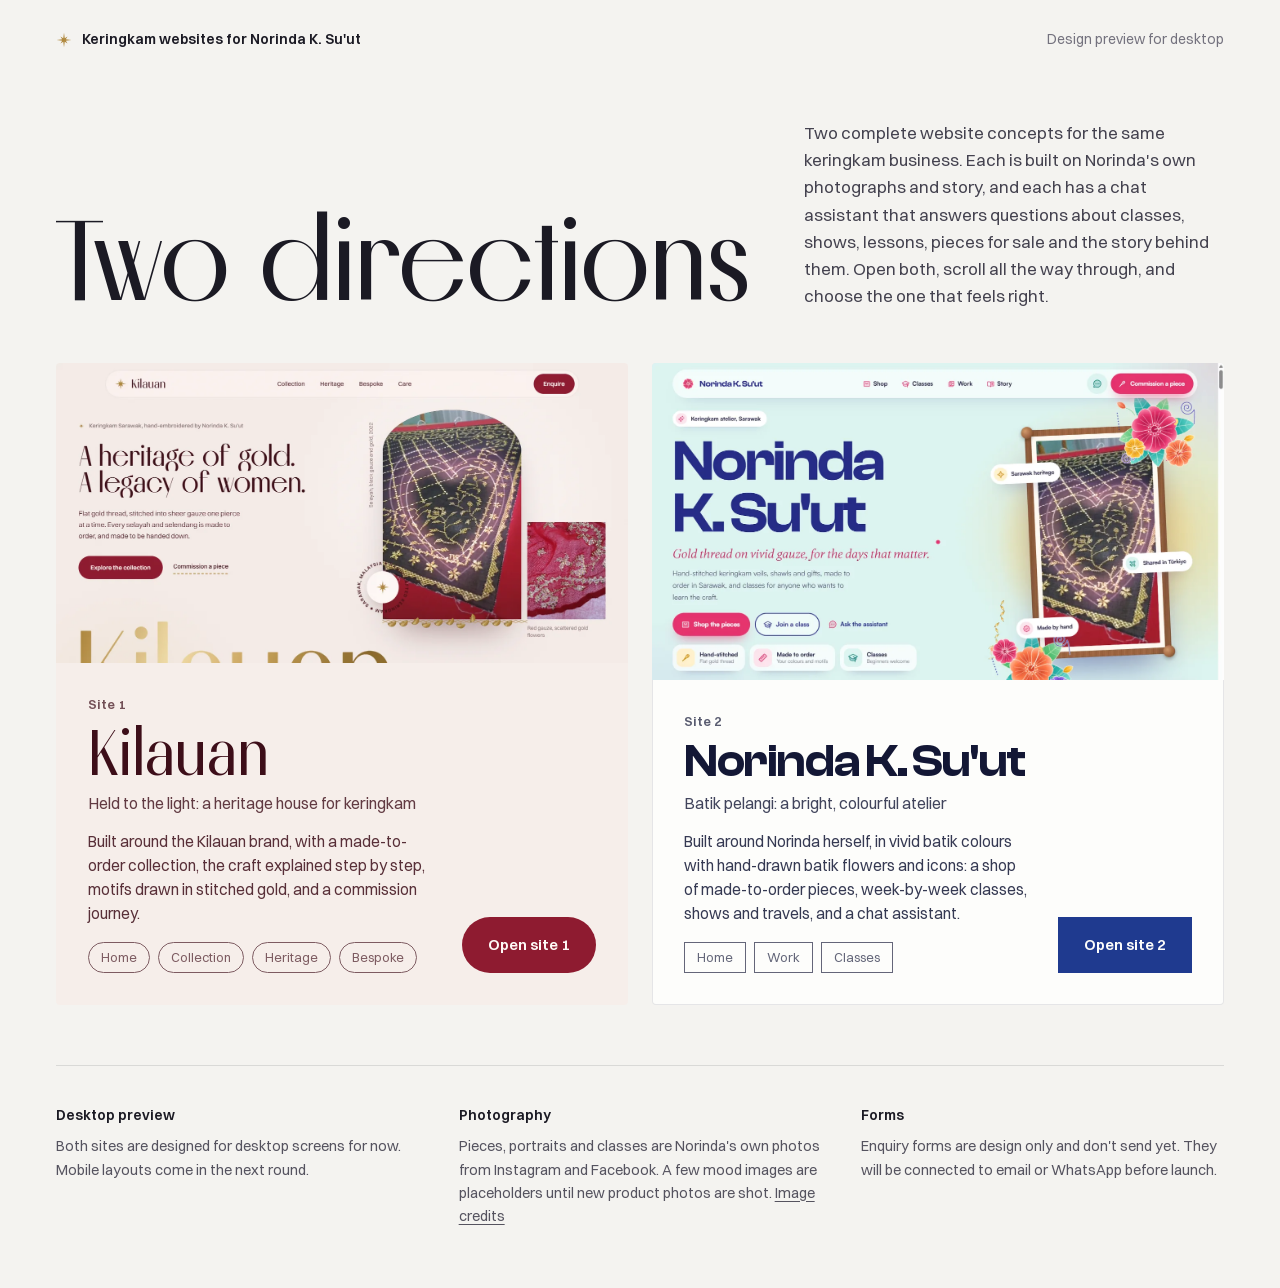
<file: index.html>
<!doctype html>
<html lang="en">
<head>
  <meta charset="utf-8">
  <meta name="viewport" content="width=device-width, initial-scale=1">
  <title>Keringkam websites | Two directions</title>
  <meta name="description" content="Two website design directions for keringkam master artisan Norinda K. Su'ut.">
  <meta name="theme-color" content="#f4f3f0">
  <link rel="icon" href="data:image/svg+xml,%3Csvg xmlns='http://www.w3.org/2000/svg' viewBox='0 0 48 48'%3E%3Cpath fill='%23b0893f' d='M24 2L26.3 18.46 34.61 13.39 29.54 21.7 46 24 29.54 26.3 34.61 34.61 26.3 29.54 24 46 21.7 29.54 13.39 34.61 18.46 26.3 2 24 18.46 21.7 13.39 13.39 21.7 18.46Z'/%3E%3C/svg%3E">
  <link rel="stylesheet" href="site-1/assets/css/fonts.css">
  <link rel="stylesheet" href="site-2/assets/css/fonts.css">
  <style>
    :root { --bg: #f4f3f0; --ink: #1b1a24; --mute: #74727e; --line: rgba(27, 26, 36, .12); --gold: #b0893f; }
    * { box-sizing: border-box; }
    body { margin: 0; background: var(--bg); color: var(--ink); font-family: 'Switzer', 'Helvetica Neue', Arial, sans-serif; -webkit-font-smoothing: antialiased; }
    a { color: inherit; text-decoration: none; }
    .top { display: flex; justify-content: space-between; align-items: center; padding: 30px 56px; font-size: 14px; color: var(--mute); }
    .top b { color: var(--ink); font-weight: 600; display: inline-flex; align-items: center; gap: 10px; }
    .top svg { width: 16px; height: 16px; color: var(--gold); }
    .intro { padding: 40px 56px 54px; display: grid; grid-template-columns: 1fr auto; gap: 40px; align-items: end; }
    h1 { margin: 0; font-family: 'Melodrama', serif; font-weight: 500; font-size: clamp(80px, 9vw, 160px); line-height: .86; letter-spacing: -.01em; animation: rise 1.2s cubic-bezier(.16, 1, .3, 1) both; }
    .intro p { max-width: 420px; margin: 0; font-size: 17px; line-height: 1.6; color: #44424f; animation: rise 1.2s .15s cubic-bezier(.16, 1, .3, 1) both; }
    .options { display: flex; gap: 24px; padding: 0 56px 60px; height: min(78vh, 760px); min-height: 620px; }
    .opt {
      position: relative; flex: 1; display: flex; flex-direction: column; overflow: hidden; border-radius: 4px;
      transition: flex-grow .9s cubic-bezier(.16, 1, .3, 1);
      animation: rise 1.3s cubic-bezier(.16, 1, .3, 1) both;
    }
    .opt:nth-child(2) { animation-delay: .12s; }
    .options:hover .opt { flex-grow: .82; }
    .options .opt:hover { flex-grow: 1.18; }
    .opt__img { position: relative; flex: 1; overflow: hidden; }
    .opt__img img { position: absolute; inset: 0; width: 100%; height: 100%; object-fit: cover; object-position: 0 0; transition: transform 1.4s cubic-bezier(.16, 1, .3, 1); }
    .opt:hover .opt__img img { transform: scale(1.04); }
    .opt__body { display: grid; grid-template-columns: 1fr auto; gap: 30px; align-items: end; padding: 30px 32px 32px; }
    .opt--a { background: #f6eeea; color: #3d0e19; }
    .opt--b { background: #fdfdfb; color: #131735; box-shadow: inset 0 0 0 1px rgba(19, 23, 53, .1); }
    .opt__no { font-size: 13px; font-weight: 600; letter-spacing: .02em; opacity: .7; }
    .opt h2 { margin: 10px 0 0; font-weight: 500; line-height: .92; }
    .opt--a h2 { font-family: 'Melodrama', serif; font-size: 64px; }
    .opt--b h2 { font-family: 'Clash Display', sans-serif; font-weight: 600; font-size: 46px; letter-spacing: -.03em; }
    .opt__idea { margin-top: 10px; font-size: 16px; opacity: .8; }
    .opt__desc { margin-top: 14px; max-width: 520px; font-size: 15.5px; line-height: 1.55; opacity: .85; }
    .opt__pages { margin-top: 16px; display: flex; flex-wrap: wrap; gap: 8px; }
    .opt__pages span { font-size: 13px; padding: 6px 12px; border: 1px solid currentColor; border-radius: 999px; opacity: .65; }
    .opt--b .opt__pages span { border-radius: 0; }
    .go { display: inline-flex; align-items: center; justify-content: center; height: 56px; padding: 0 26px; font-size: 15px; font-weight: 600; white-space: nowrap; transition: transform .6s cubic-bezier(.16, 1, .3, 1); }
    .opt--a .go { background: #8e1b30; color: #fffaf7; border-radius: 999px; }
    .opt--b .go { background: #1f3a8f; color: #fdfdfb; }
    .opt:hover .go { transform: translateY(-4px); }
    .notes { display: grid; grid-template-columns: repeat(3, 1fr); gap: 40px; padding: 40px 56px 60px; border-top: 1px solid var(--line); margin: 0 56px; padding-left: 0; padding-right: 0; }
    .notes h3 { margin: 0 0 10px; font-size: 14px; font-weight: 600; }
    .notes p { margin: 0; font-size: 14.5px; line-height: 1.6; color: #55535f; }
    .notes a { text-decoration: underline; text-underline-offset: 3px; }
    @keyframes rise { from { opacity: 0; transform: translateY(30px); } to { opacity: 1; transform: none; } }
    @media (prefers-reduced-motion: reduce) { * { animation: none !important; transition: none !important; } }
  </style>
</head>
<body>
  <header class="top">
    <b><svg viewBox="0 0 48 48" aria-hidden="true"><path fill="currentColor" d="M24 2L26.3 18.46 34.61 13.39 29.54 21.7 46 24 29.54 26.3 34.61 34.61 26.3 29.54 24 46 21.7 29.54 13.39 34.61 18.46 26.3 2 24 18.46 21.7 13.39 13.39 21.7 18.46Z"/></svg>Keringkam websites for Norinda K. Su'ut</b>
    <span>Design preview for desktop</span>
  </header>

  <section class="intro">
    <h1>Two directions</h1>
    <p>Two complete website concepts for the same keringkam business. Each is built on Norinda's own photographs and story, and each has a chat assistant that answers questions about classes, shows, lessons, pieces for sale and the story behind them. Open both, scroll all the way through, and choose the one that feels right.</p>
  </section>

  <section class="options">
    <a class="opt opt--a" href="site-1/index.html">
      <div class="opt__img"><img src="preview/site-1.webp" alt="Preview of site 1, Kilauan: a blush and gold homepage with a large gold wordmark"></div>
      <div class="opt__body">
        <div>
          <span class="opt__no">Site 1</span>
          <h2>Kilauan</h2>
          <p class="opt__idea">Held to the light: a heritage house for keringkam</p>
          <p class="opt__desc">Built around the Kilauan brand, with a made-to-order collection, the craft explained step by step, motifs drawn in stitched gold, and a commission journey.</p>
          <div class="opt__pages"><span>Home</span><span>Collection</span><span>Heritage</span><span>Bespoke</span></div>
        </div>
        <span class="go">Open site 1</span>
      </div>
    </a>
    <a class="opt opt--b" href="site-2/index.html">
      <div class="opt__img"><img src="preview/site-2.webp" alt="Preview of site 2: Norinda K. Su'ut's name on a bright teal page beside a wooden embroidery frame wrapped in batik flowers"></div>
      <div class="opt__body">
        <div>
          <span class="opt__no">Site 2</span>
          <h2>Norinda K. Su'ut</h2>
          <p class="opt__idea">Batik pelangi: a bright, colourful atelier</p>
          <p class="opt__desc">Built around Norinda herself, in vivid batik colours with hand-drawn batik flowers and icons: a shop of made-to-order pieces, week-by-week classes, shows and travels, and a chat assistant.</p>
          <div class="opt__pages"><span>Home</span><span>Work</span><span>Classes</span></div>
        </div>
        <span class="go">Open site 2</span>
      </div>
    </a>
  </section>

  <section class="notes">
    <div><h3>Desktop preview</h3><p>Both sites are designed for desktop screens for now. Mobile layouts come in the next round.</p></div>
    <div><h3>Photography</h3><p>Pieces, portraits and classes are Norinda's own photos from Instagram and Facebook. A few mood images are placeholders until new product photos are shot. <a href="credits.html">Image credits</a></p></div>
    <div><h3>Forms</h3><p>Enquiry forms are design only and don't send yet. They will be connected to email or WhatsApp before launch.</p></div>
  </section>
</body>
</html>
</file>
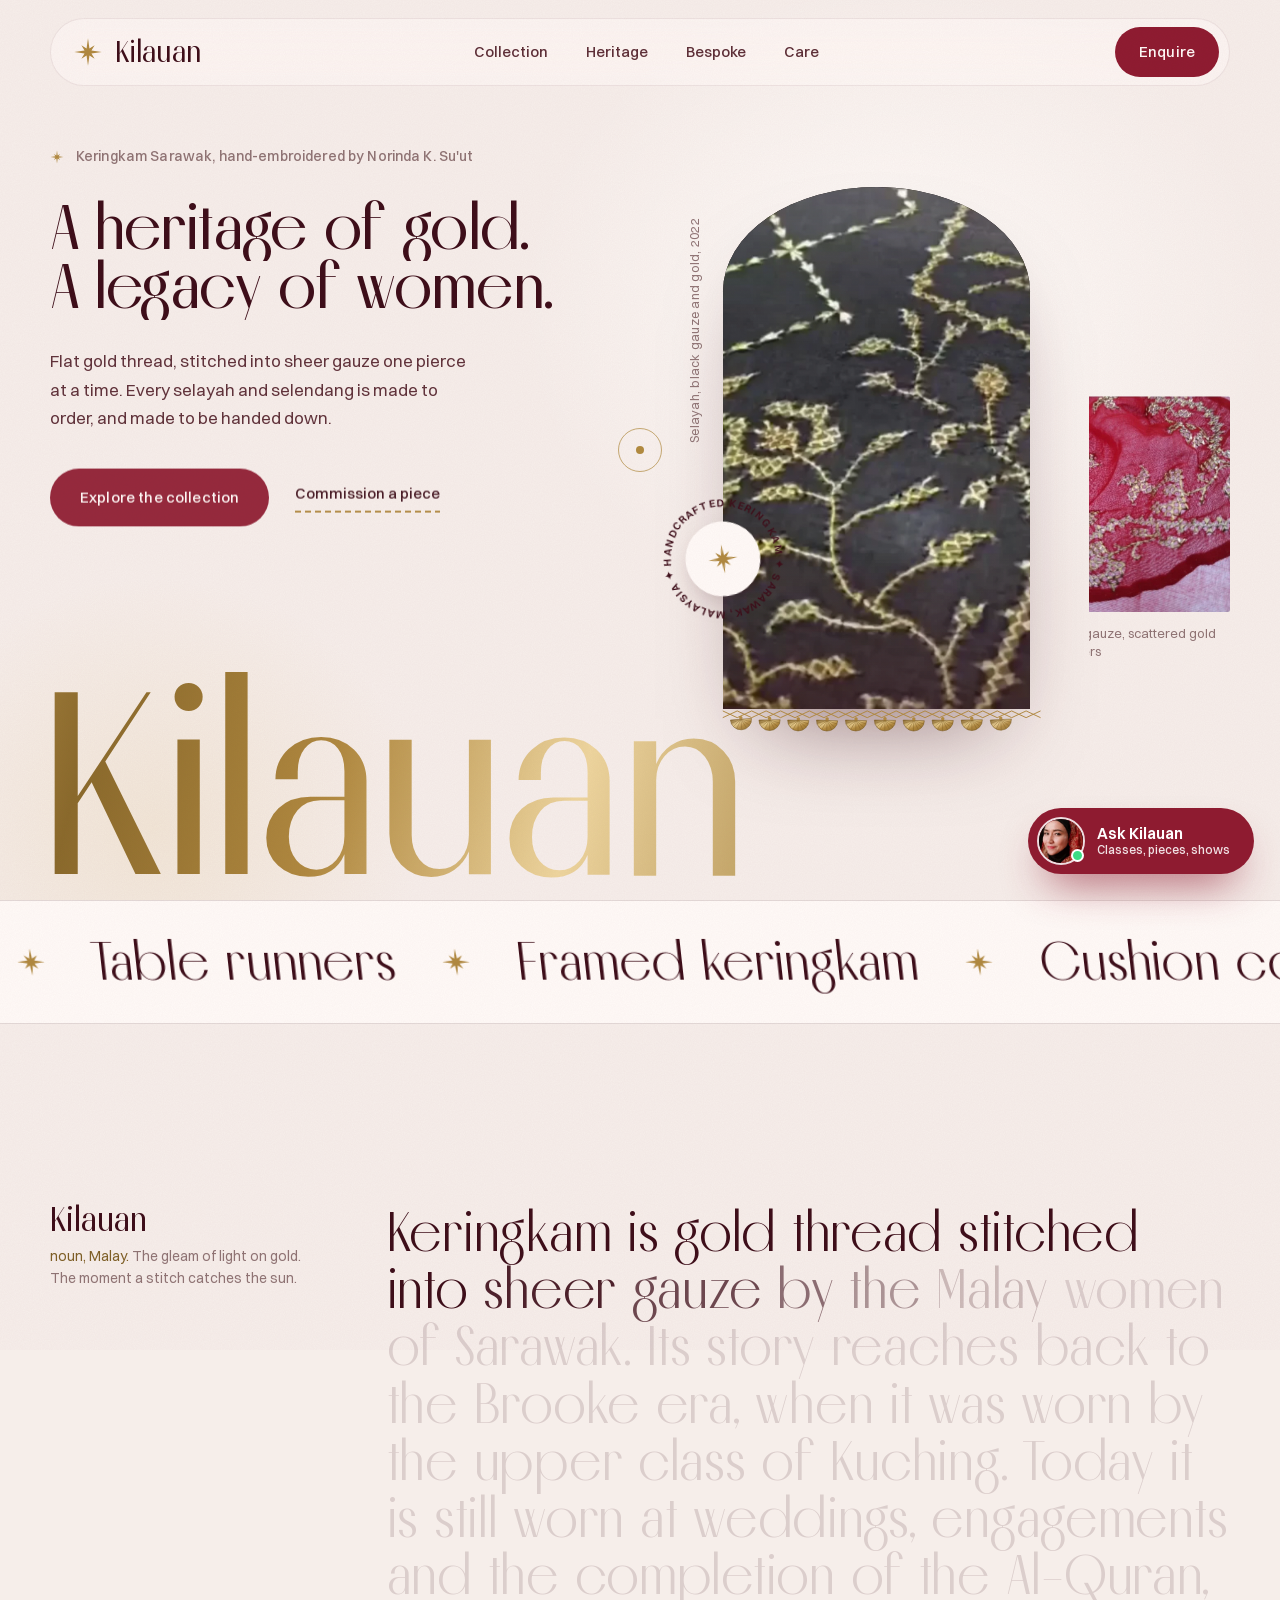
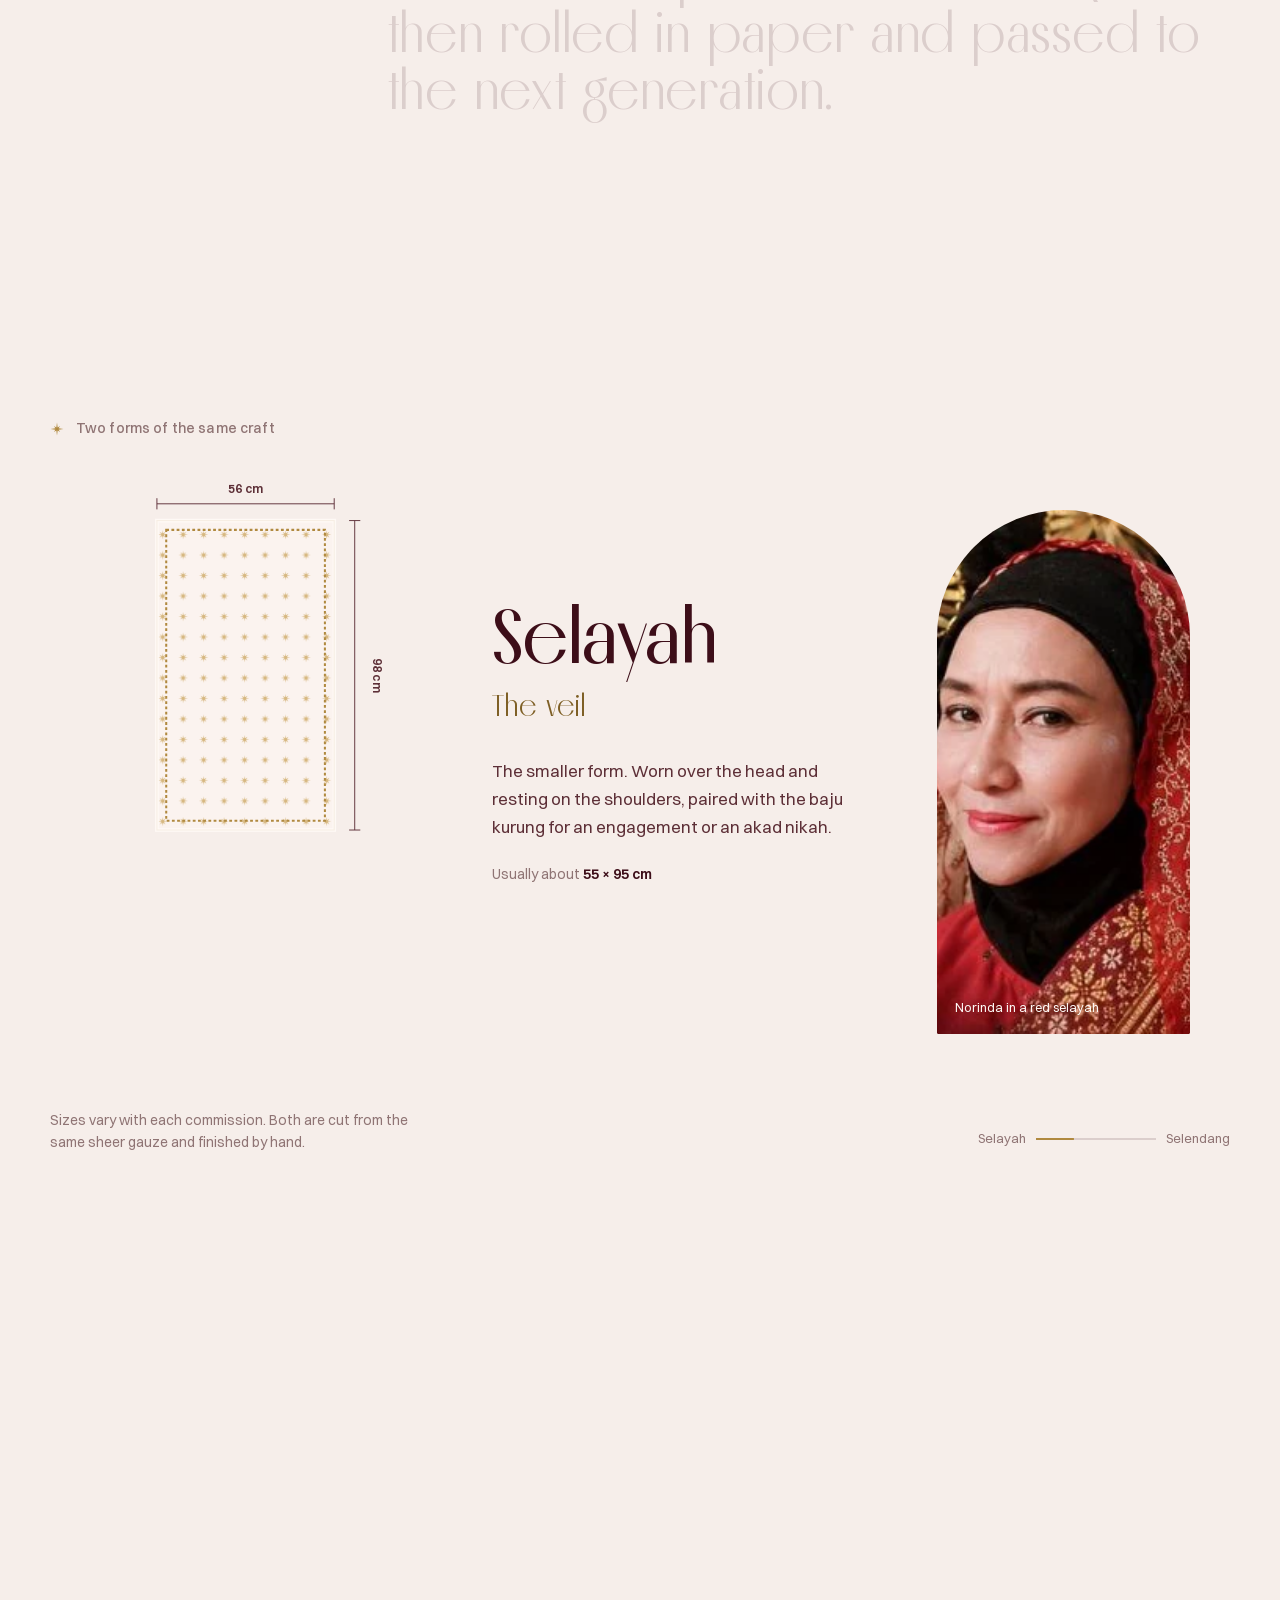
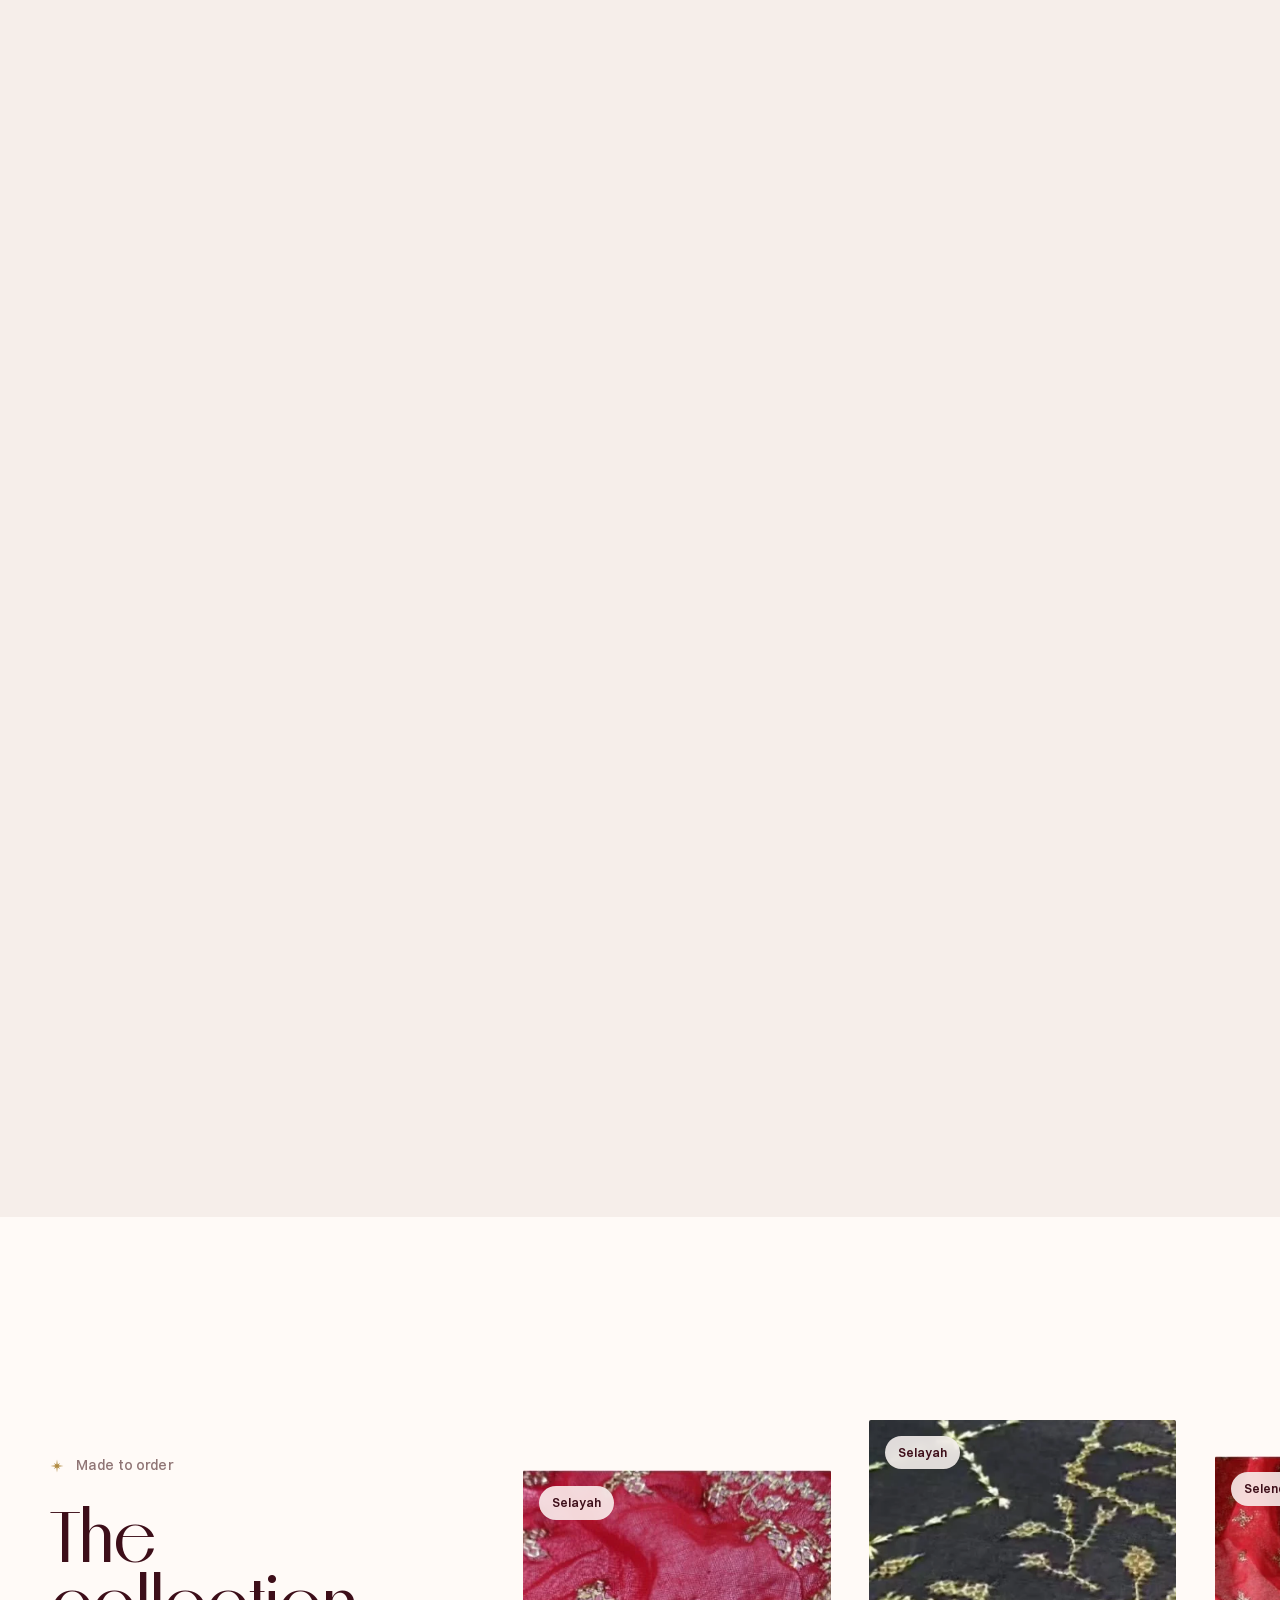
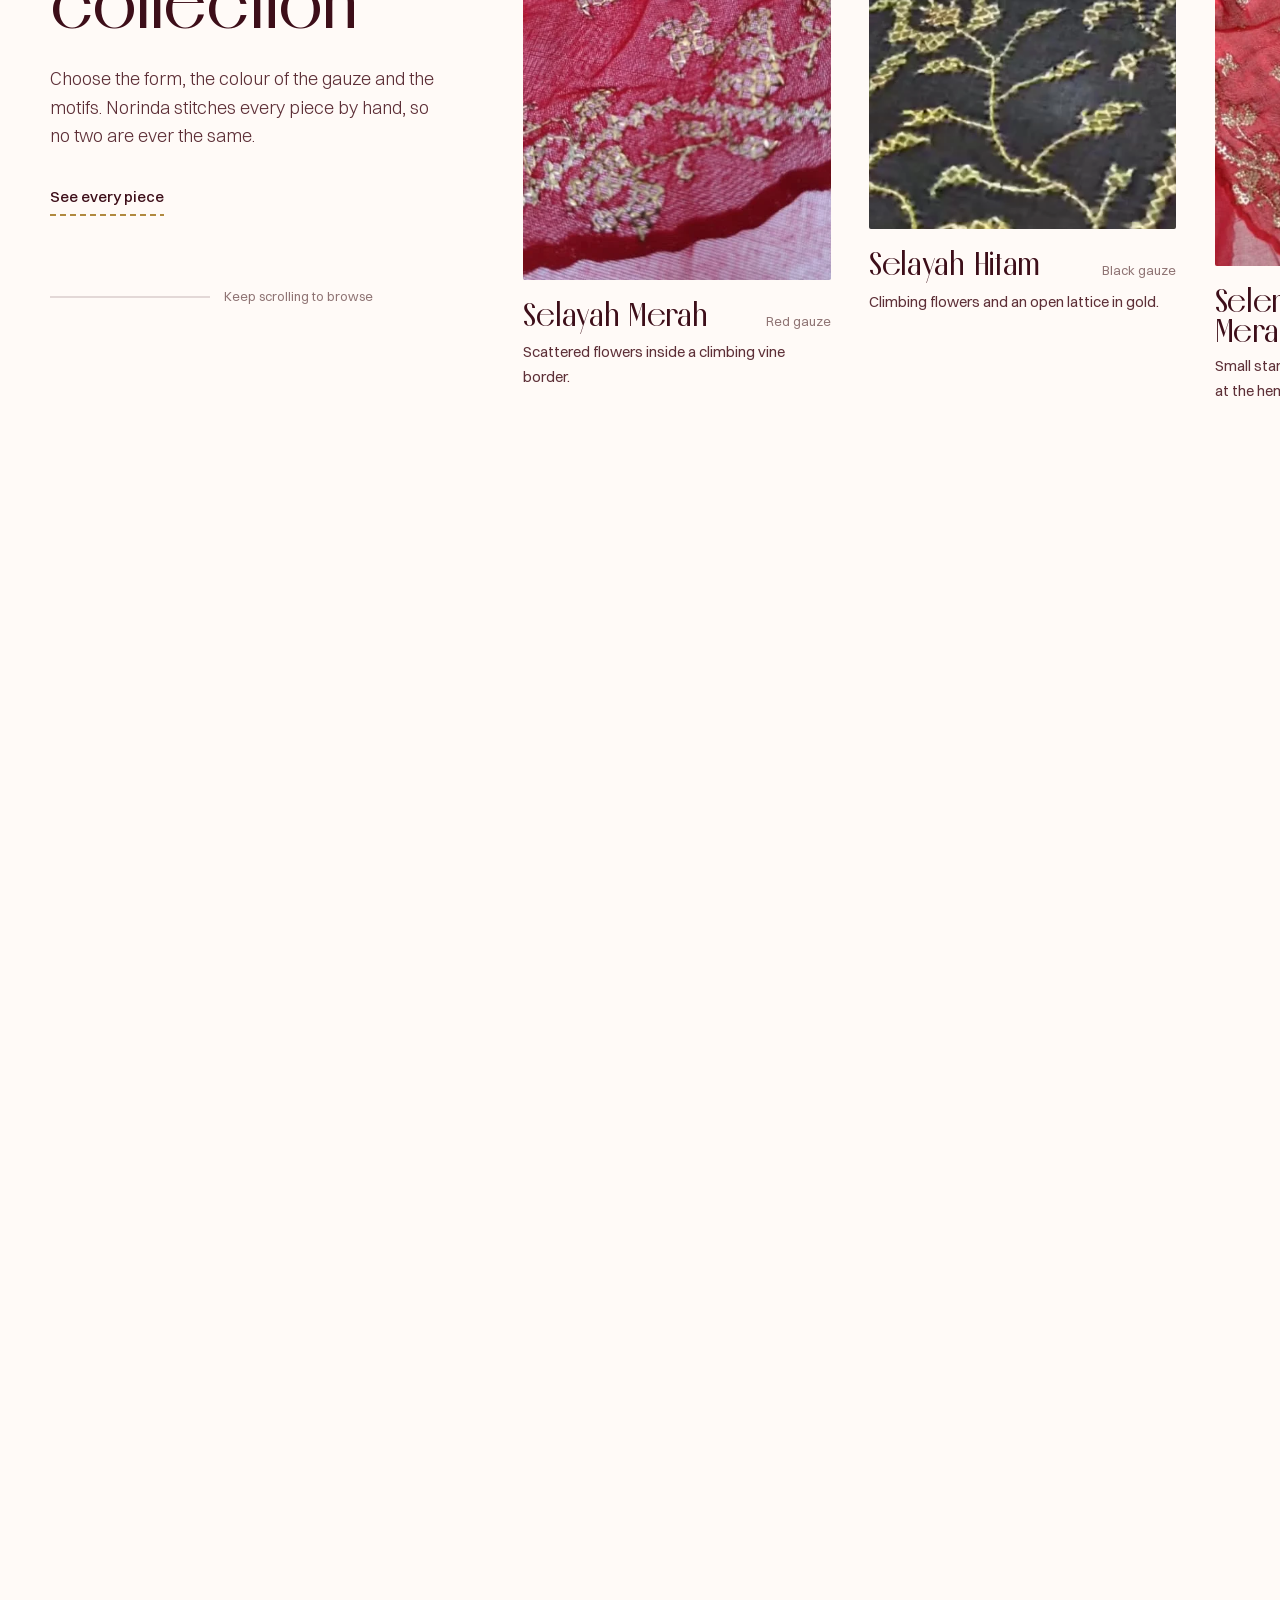
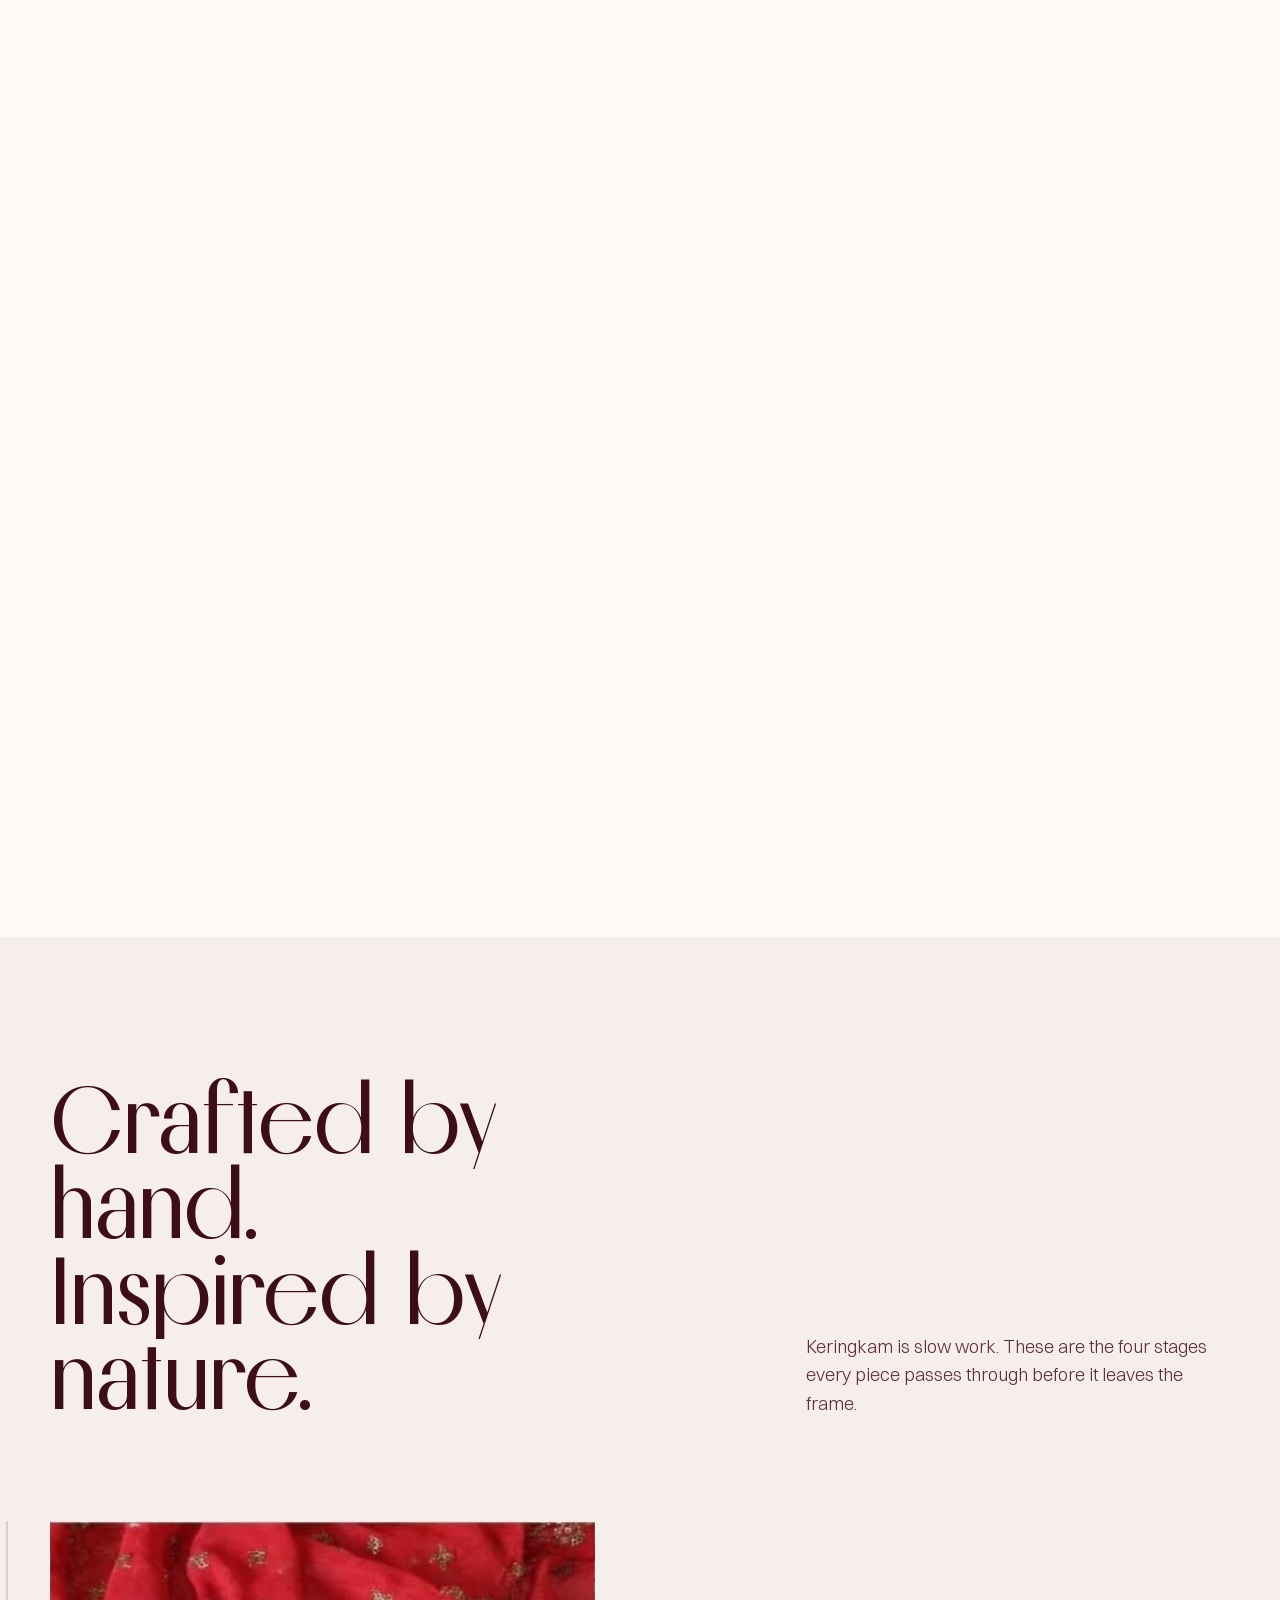
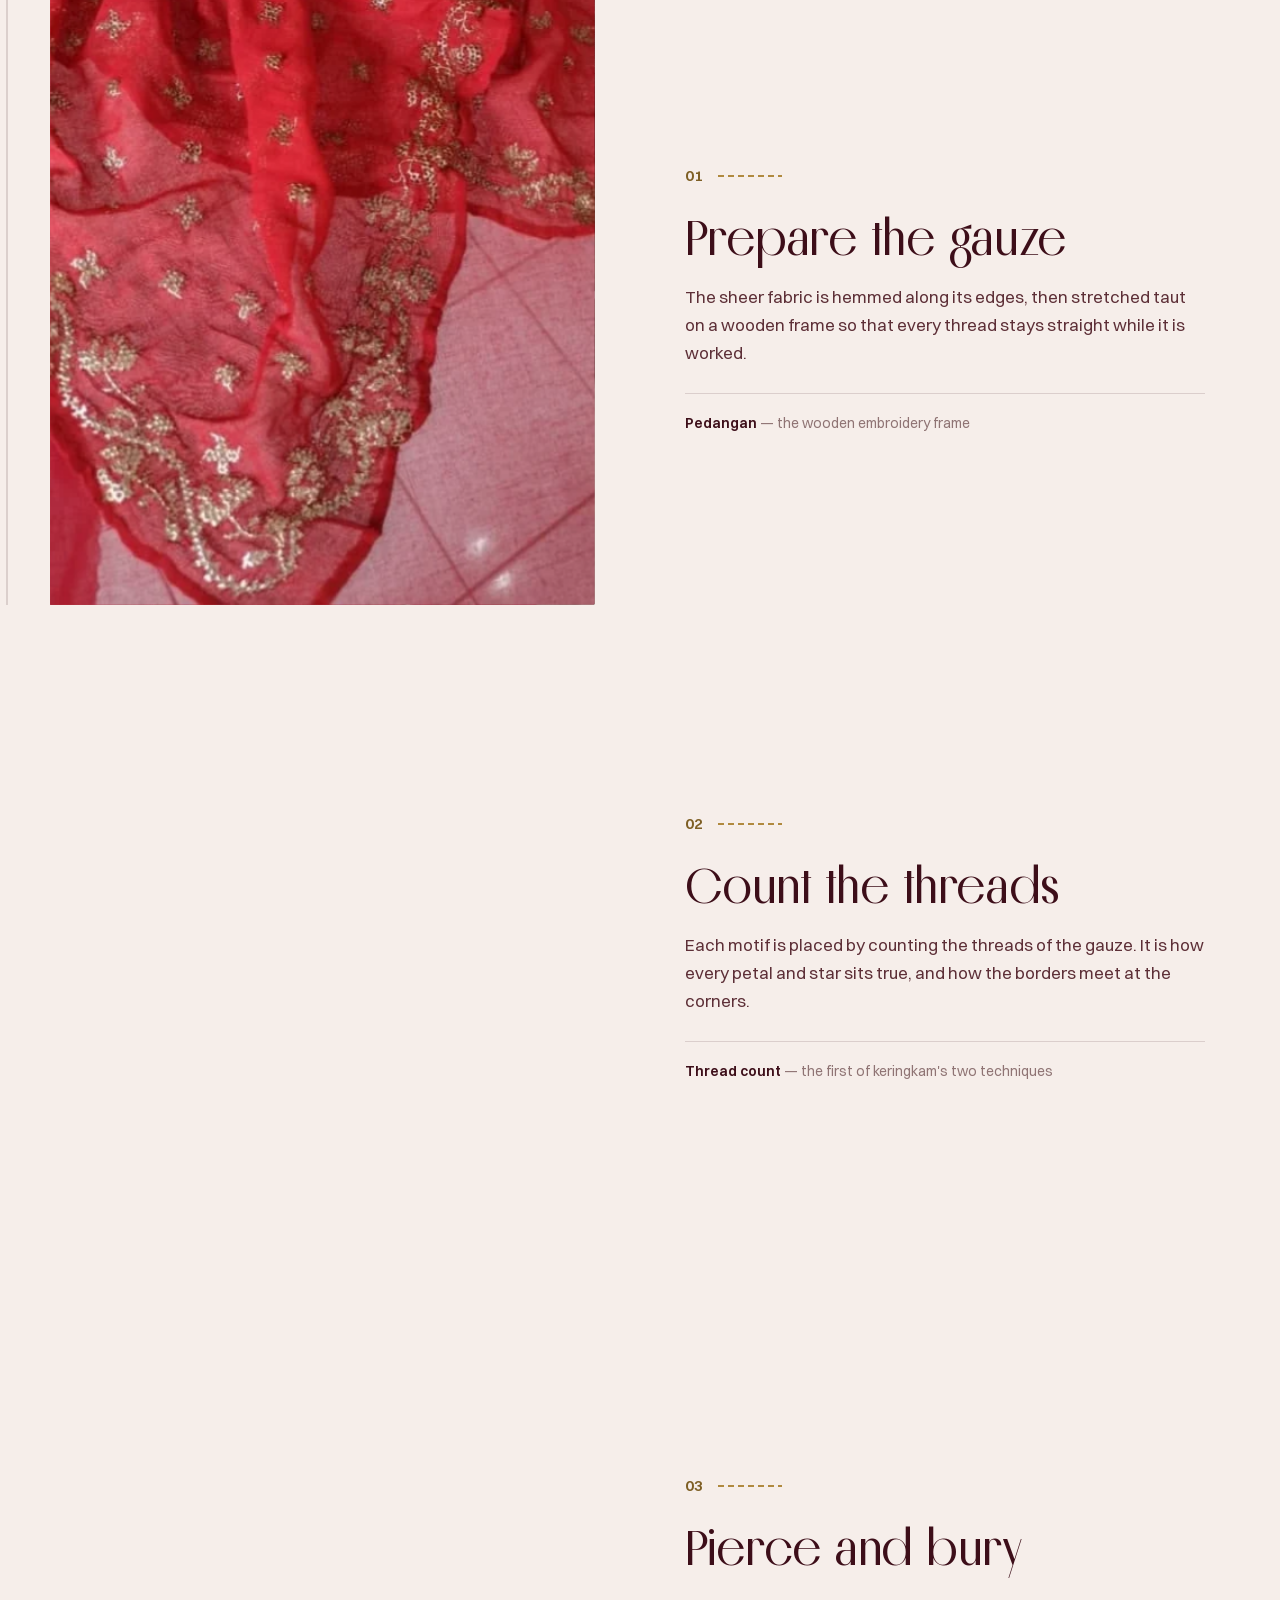
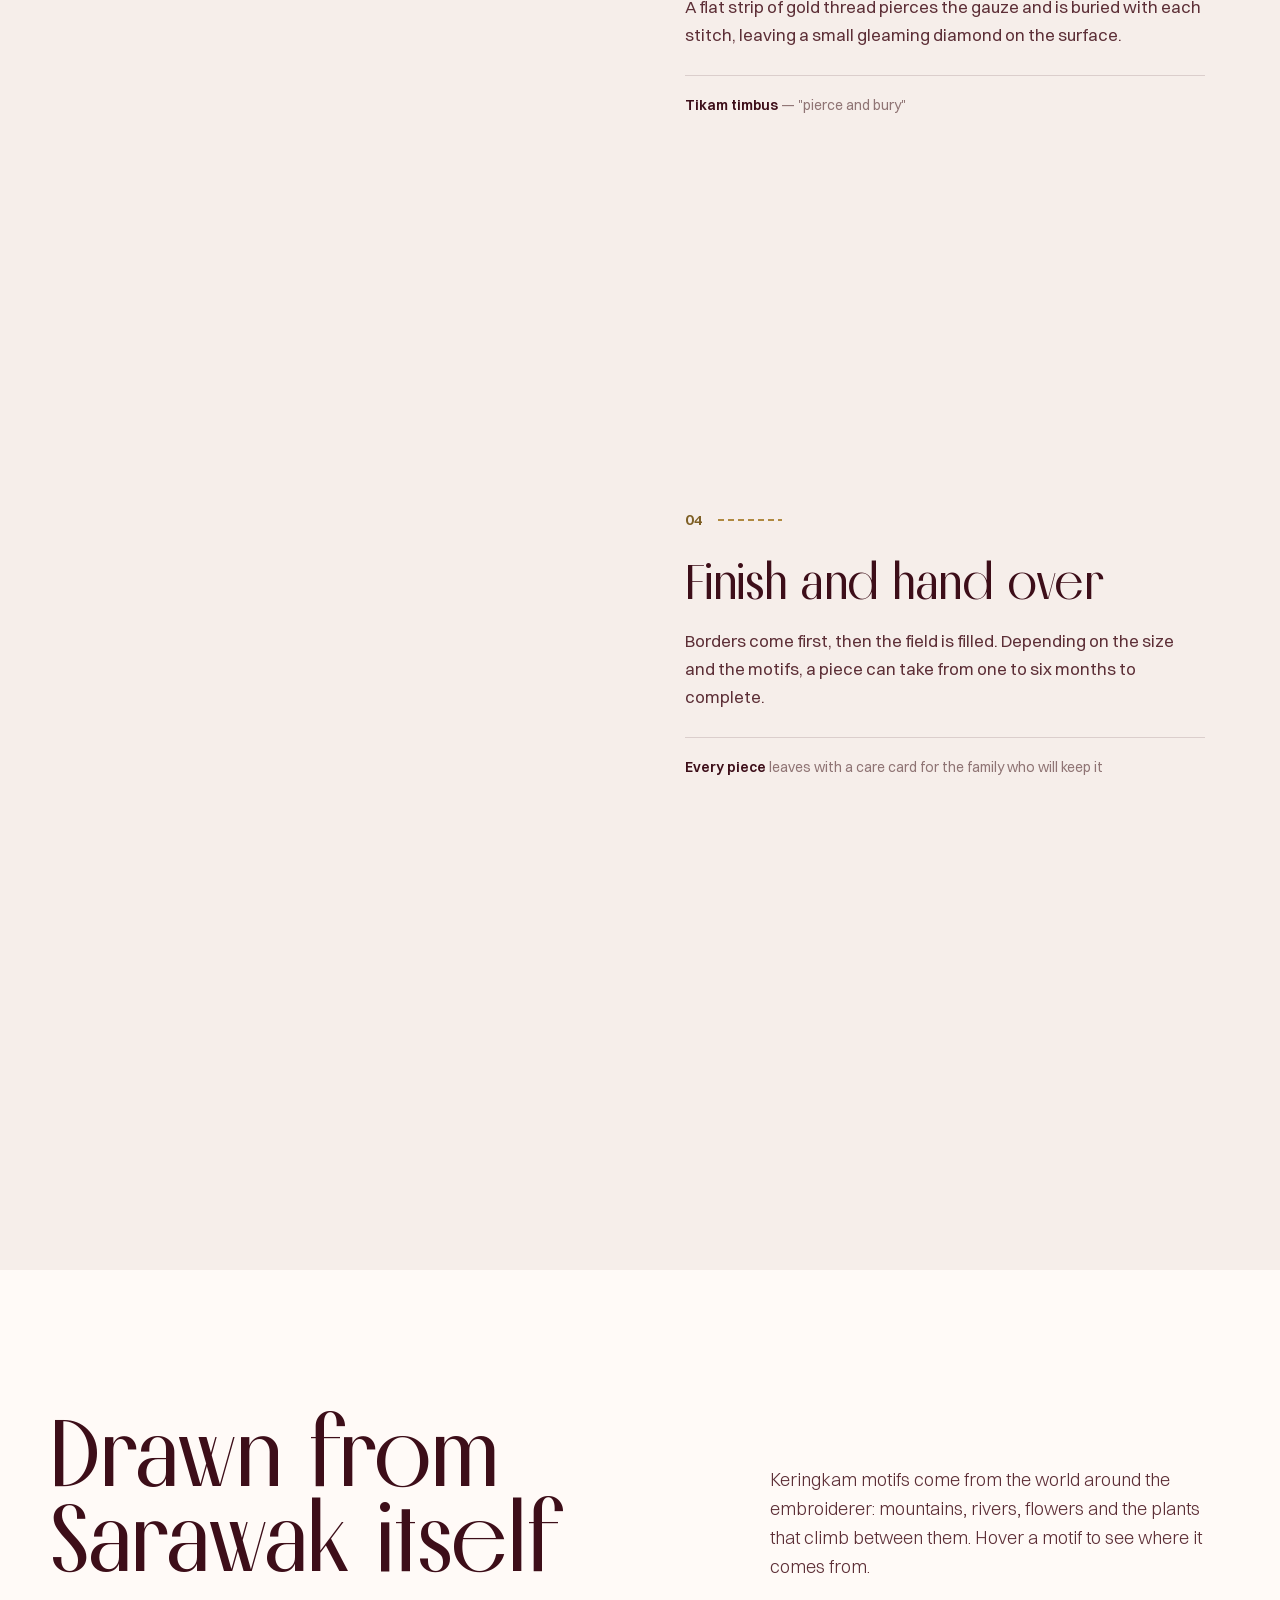
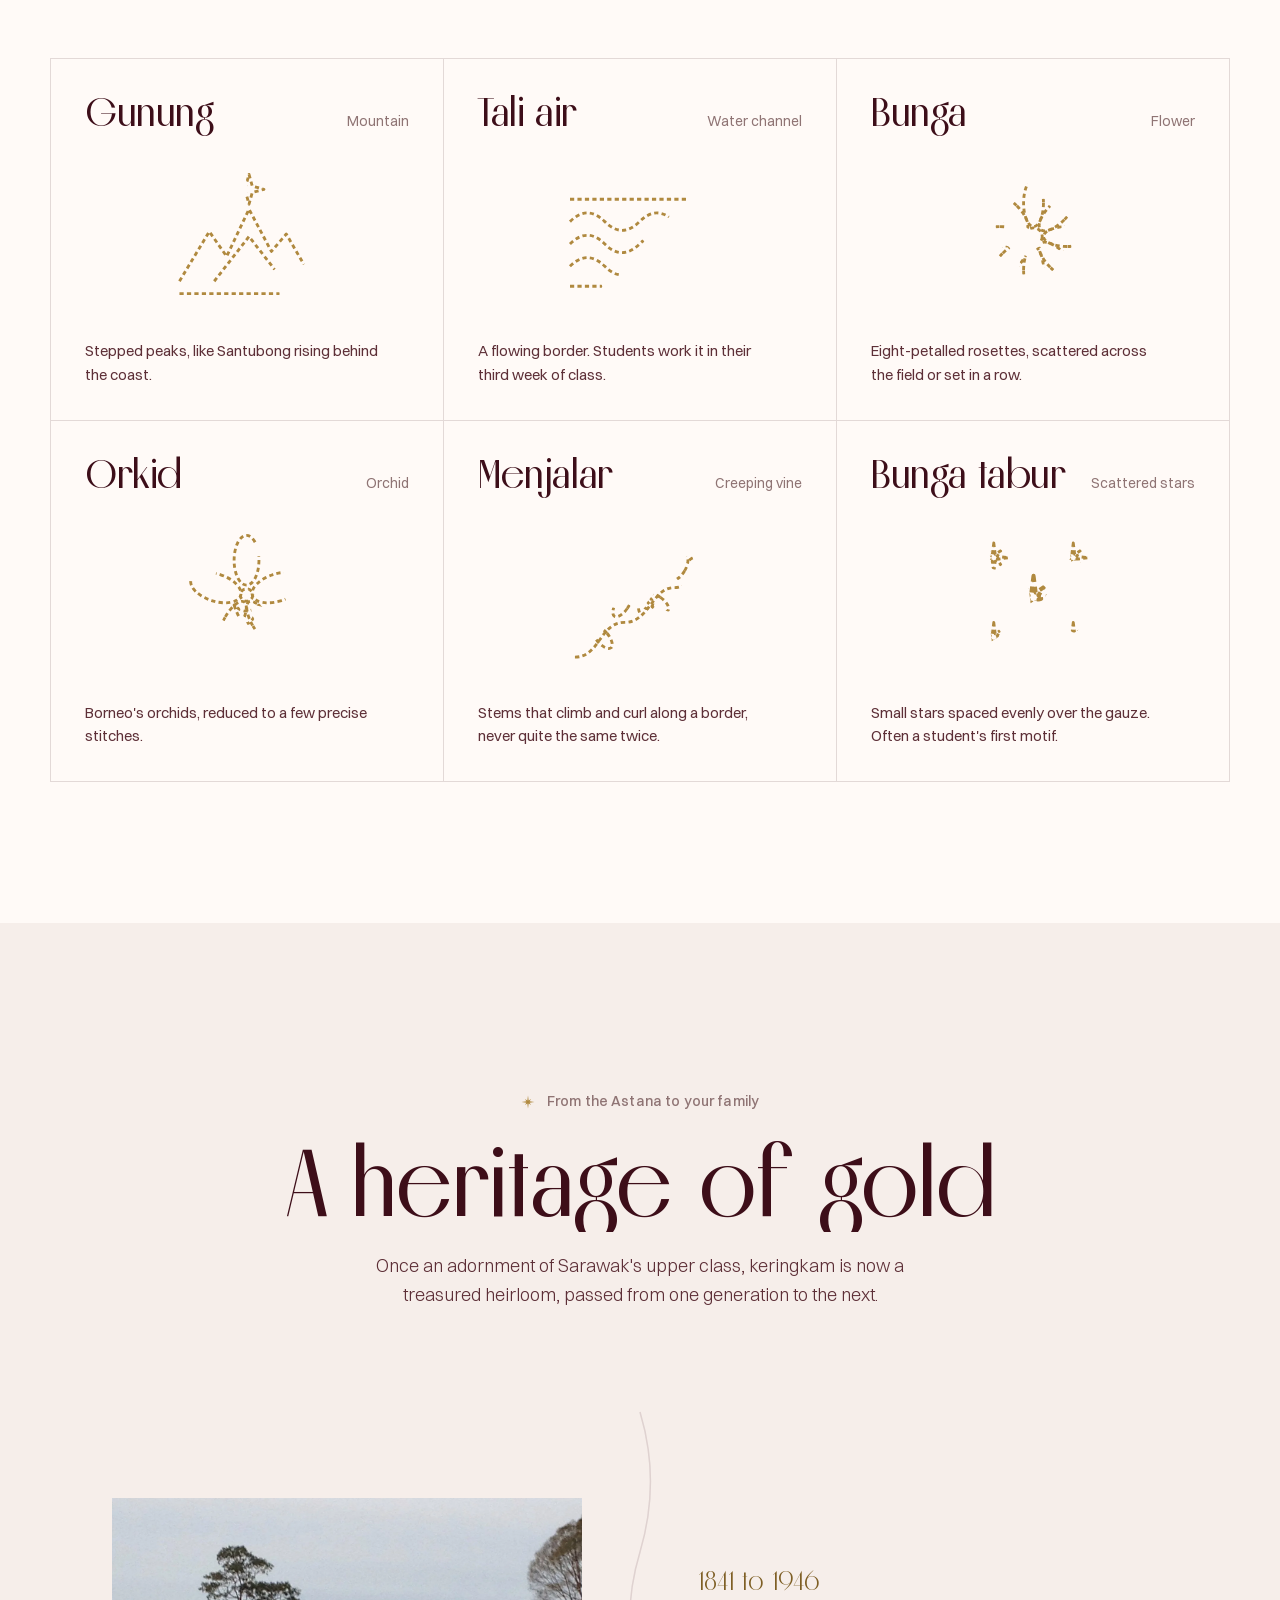
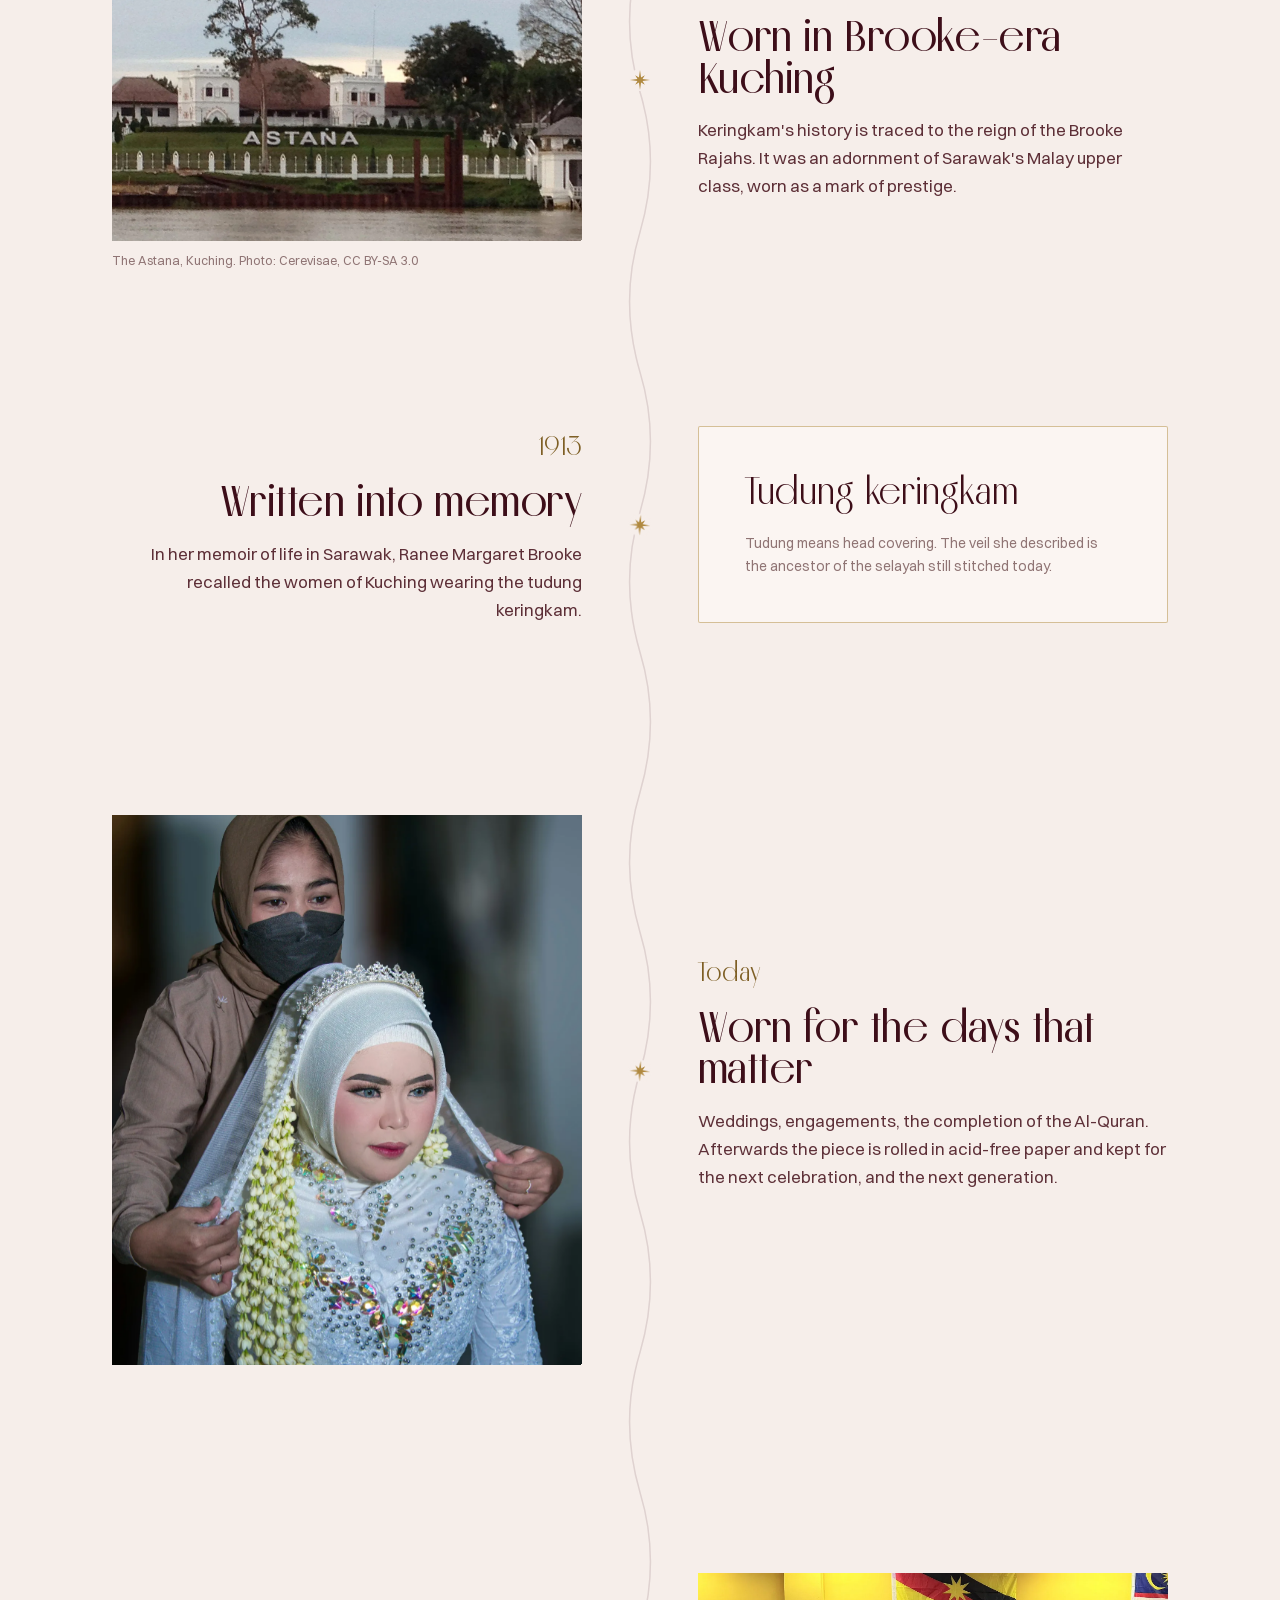
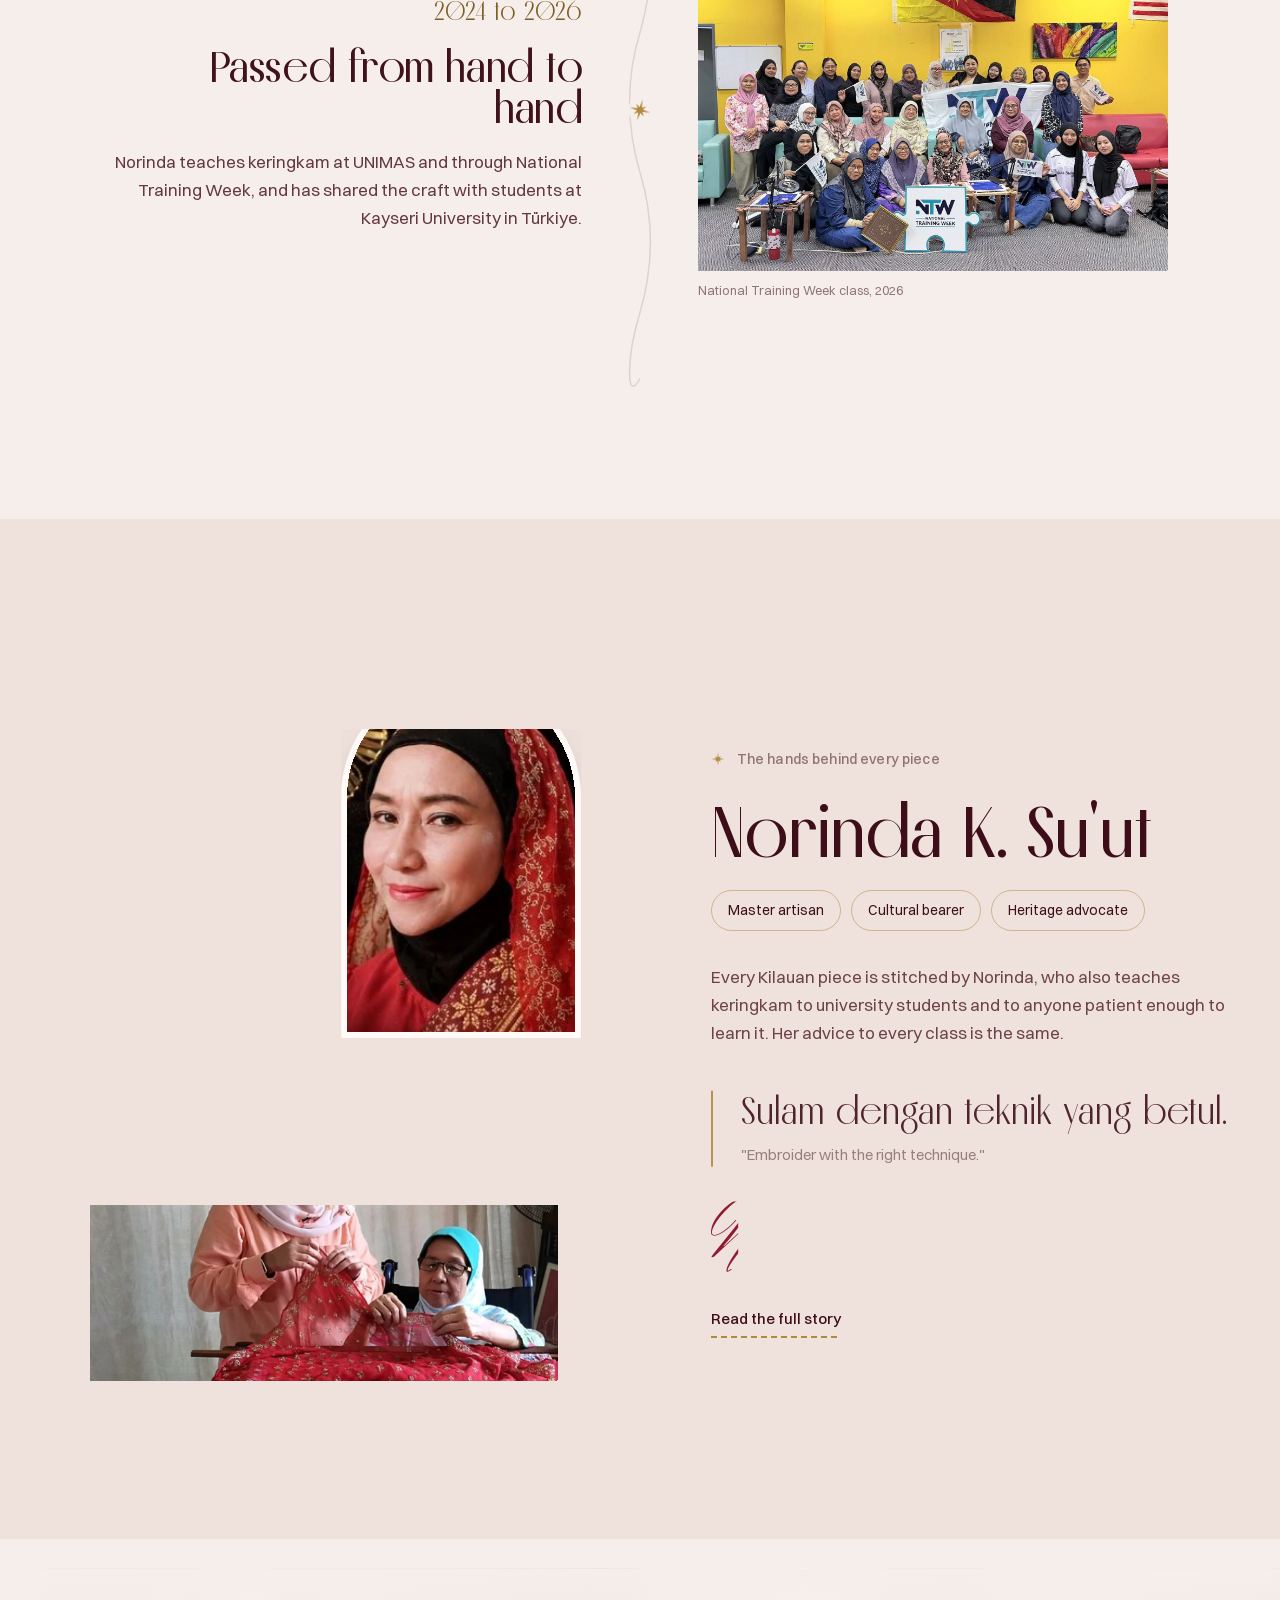
<file: site-1/index.html>
<!doctype html>
<html lang="en">
<head>
  <meta charset="utf-8">
  <meta name="viewport" content="width=device-width, initial-scale=1">
  <title>Kilauan | Keringkam Sarawak by Norinda K. Su'ut</title>
  <meta name="description" content="Kilauan — Where heritage shimmers. Hand-embroidered keringkam selayah and selendang by master artisan Norinda K. Su'ut, Sarawak.">
  <meta name="theme-color" content="#f6eeea">
  <link rel="icon" href="data:image/svg+xml,%3Csvg xmlns='http://www.w3.org/2000/svg' viewBox='0 0 48 48'%3E%3Cpath fill='%23b0893f' d='M24 2L26.3 18.46 34.61 13.39 29.54 21.7 46 24 29.54 26.3 34.61 34.61 26.3 29.54 24 46 21.7 29.54 13.39 34.61 18.46 26.3 2 24 18.46 21.7 13.39 13.39 21.7 18.46Z'/%3E%3C/svg%3E">
  <link rel="stylesheet" href="assets/css/fonts.css?v=3">
  <link rel="stylesheet" href="assets/vendor/lenis.css">
  <link rel="stylesheet" href="assets/css/style.css?v=3">
  <link rel="stylesheet" href="assets/css/chatbot.css?v=3">
  <script>document.documentElement.classList.add('js');if(location.hash){window.__hash=location.hash;history.replaceState(null,'',location.pathname+location.search);}setTimeout(function(){if(!window.__kilReady){var v=document.querySelector('.veil');if(v)v.style.display='none';}},6000);</script>
</head>
<body class="page-home" data-page="home">
<!-- icons:start --><svg width="0" height="0" style="position:absolute" aria-hidden="true" focusable="false"><symbol id="i-airplane-tilt" viewBox="0 0 256 256" fill="currentColor"><path d="M209,81l-33,31,32,88-24,24-48-72-24,24v24L88,224,72,184,32,168l24-24H80l24-24L32,72,56,48l88,32,31-33A24,24,0,0,1,209,81Z" opacity=".22"/><path d="M185.33,114.21l29.14-27.43.17-.16a32,32,0,0,0-45.26-45.26l-.16.17L141.79,70.67l-83-30.2a8,8,0,0,0-8.39,1.86l-24,24a8,8,0,0,0,1.22,12.31l63.89,42.59L76.69,136H56a8,8,0,0,0-5.65,2.34l-24,24A8,8,0,0,0,29,175.42l36.82,14.73,14.7,36.75.06.16a8,8,0,0,0,13.18,2.47l23.87-23.88A8,8,0,0,0,120,200V179.31l14.76-14.76,42.59,63.89a8,8,0,0,0,12.31,1.22l24-24a8,8,0,0,0,1.86-8.39Zm-.07,97.23-42.59-63.89A8,8,0,0,0,136.8,144a7.09,7.09,0,0,0-.79,0,8,8,0,0,0-5.66,2.34l-24,24A8,8,0,0,0,104,176v20.69L90.93,209.76,79.43,181A8,8,0,0,0,75,176.57l-28.74-11.5L59.32,152H80a8,8,0,0,0,5.66-2.34l24-24a8,8,0,0,0-1.22-12.32L44.56,70.74l13.5-13.49,83.22,30.26a8,8,0,0,0,8.56-2l30.94-32.88A16,16,0,0,1,203.4,75.22l-32.87,30.94a8,8,0,0,0-2,8.56l30.26,83.22Z"/></symbol><symbol id="i-book-open-text" viewBox="0 0 256 256" fill="currentColor"><path d="M232,56V200H160a32,32,0,0,0-32,32V88a32,32,0,0,1,32-32Z" opacity=".22"/><path d="M232,48H160a40,40,0,0,0-32,16A40,40,0,0,0,96,48H24a8,8,0,0,0-8,8V200a8,8,0,0,0,8,8H96a24,24,0,0,1,24,24,8,8,0,0,0,16,0,24,24,0,0,1,24-24h72a8,8,0,0,0,8-8V56A8,8,0,0,0,232,48ZM96,192H32V64H96a24,24,0,0,1,24,24V200A39.81,39.81,0,0,0,96,192Zm128,0H160a39.81,39.81,0,0,0-24,8V88a24,24,0,0,1,24-24h64ZM160,88h40a8,8,0,0,1,0,16H160a8,8,0,0,1,0-16Zm48,40a8,8,0,0,1-8,8H160a8,8,0,0,1,0-16h40A8,8,0,0,1,208,128Zm0,32a8,8,0,0,1-8,8H160a8,8,0,0,1,0-16h40A8,8,0,0,1,208,160Z"/></symbol><symbol id="i-chalkboard-teacher" viewBox="0 0 256 256" fill="currentColor"><path d="M192,80v96H104a32,32,0,1,0-32-32H64V80Z" opacity=".22"/><path d="M216,40H40A16,16,0,0,0,24,56V200a16,16,0,0,0,16,16H53.39a8,8,0,0,0,7.23-4.57,48,48,0,0,1,86.76,0,8,8,0,0,0,7.23,4.57H216a16,16,0,0,0,16-16V56A16,16,0,0,0,216,40ZM80,144a24,24,0,1,1,24,24A24,24,0,0,1,80,144Zm136,56H159.43a64.39,64.39,0,0,0-28.83-26.16,40,40,0,1,0-53.2,0A64.39,64.39,0,0,0,48.57,200H40V56H216ZM56,96V80a8,8,0,0,1,8-8H192a8,8,0,0,1,8,8v96a8,8,0,0,1-8,8H176a8,8,0,0,1,0-16h8V88H72v8a8,8,0,0,1-16,0Z"/></symbol><symbol id="i-chat-circle-dots" viewBox="0 0 256 256" fill="currentColor"><path d="M224,128A96,96,0,0,1,79.93,211.11h0L42.54,223.58a8,8,0,0,1-10.12-10.12l12.47-37.39h0A96,96,0,1,1,224,128Z" opacity=".22"/><path d="M128,24A104,104,0,0,0,36.18,176.88L24.83,210.93a16,16,0,0,0,20.24,20.24l34.05-11.35A104,104,0,1,0,128,24Zm0,192a87.87,87.87,0,0,1-44.06-11.81,8,8,0,0,0-4-1.08,7.85,7.85,0,0,0-2.53.42L40,216,52.47,178.6a8,8,0,0,0-.66-6.54A88,88,0,1,1,128,216Zm12-88a12,12,0,1,1-12-12A12,12,0,0,1,140,128Zm-44,0a12,12,0,1,1-12-12A12,12,0,0,1,96,128Zm88,0a12,12,0,1,1-12-12A12,12,0,0,1,184,128Z"/></symbol><symbol id="i-drop-slash" viewBox="0 0 256 256" fill="currentColor"><path d="M208,144a80,80,0,0,1-160,0c0-72,80-128,80-128S208,72,208,144Z" opacity=".22"/><path d="M53.92,34.62A8,8,0,1,0,42.08,45.38L64.72,70.29C48.32,95,40,119.78,40,144a88,88,0,0,0,149.21,63.22l12.87,14.16a8,8,0,1,0,11.84-10.76ZM128,216a72.08,72.08,0,0,1-72-72c0-19.93,6.68-40.57,19.86-61.46L178.43,195.36A71.84,71.84,0,0,1,128,216ZM90,50.51a8,8,0,0,1-.27-11.31A247.8,247.8,0,0,1,123.41,9.45a8,8,0,0,1,9.18,0C136,11.83,216,68.7,216,144a88.08,88.08,0,0,1-3.15,23.4,8,8,0,0,1-7.71,5.88A7.79,7.79,0,0,1,203,173a8,8,0,0,1-5.59-9.83A72.55,72.55,0,0,0,200,144c0-57.24-55.48-105-72-118a252.23,252.23,0,0,0-26.66,24.23A8,8,0,0,1,90,50.51Z"/></symbol><symbol id="i-envelope-simple" viewBox="0 0 256 256" fill="currentColor"><path d="M224,56l-96,88L32,56Z" opacity=".22"/><path d="M224,48H32a8,8,0,0,0-8,8V192a16,16,0,0,0,16,16H216a16,16,0,0,0,16-16V56A8,8,0,0,0,224,48ZM203.43,64,128,133.15,52.57,64ZM216,192H40V74.19l82.59,75.71a8,8,0,0,0,10.82,0L216,74.19V192Z"/></symbol><symbol id="i-facebook-logo" viewBox="0 0 256 256" fill="currentColor"><path d="M224,128a96,96,0,1,1-96-96A96,96,0,0,1,224,128Z" opacity=".22"/><path d="M128,24A104,104,0,1,0,232,128,104.11,104.11,0,0,0,128,24Zm8,191.63V152h24a8,8,0,0,0,0-16H136V112a16,16,0,0,1,16-16h16a8,8,0,0,0,0-16H152a32,32,0,0,0-32,32v24H96a8,8,0,0,0,0,16h24v63.63a88,88,0,1,1,16,0Z"/></symbol><symbol id="i-gift" viewBox="0 0 256 256" fill="currentColor"><path d="M208,128v72a8,8,0,0,1-8,8H56a8,8,0,0,1-8-8V128Z" opacity=".22"/><path d="M216,72H180.92c.39-.33.79-.65,1.17-1A29.53,29.53,0,0,0,192,49.57,32.62,32.62,0,0,0,158.44,16,29.53,29.53,0,0,0,137,25.91a54.94,54.94,0,0,0-9,14.48,54.94,54.94,0,0,0-9-14.48A29.53,29.53,0,0,0,97.56,16,32.62,32.62,0,0,0,64,49.57,29.53,29.53,0,0,0,73.91,71c.38.33.78.65,1.17,1H40A16,16,0,0,0,24,88v32a16,16,0,0,0,16,16v64a16,16,0,0,0,16,16H200a16,16,0,0,0,16-16V136a16,16,0,0,0,16-16V88A16,16,0,0,0,216,72ZM149,36.51a13.69,13.69,0,0,1,10-4.5h.49A16.62,16.62,0,0,1,176,49.08a13.69,13.69,0,0,1-4.5,10c-9.49,8.4-25.24,11.36-35,12.4C137.7,60.89,141,45.5,149,36.51Zm-64.09.36A16.63,16.63,0,0,1,96.59,32h.49a13.69,13.69,0,0,1,10,4.5c8.39,9.48,11.35,25.2,12.39,34.92-9.72-1-25.44-4-34.92-12.39a13.69,13.69,0,0,1-4.5-10A16.6,16.6,0,0,1,84.87,36.87ZM40,88h80v32H40Zm16,48h64v64H56Zm144,64H136V136h64Zm16-80H136V88h80v32Z"/></symbol><symbol id="i-graduation-cap" viewBox="0 0 256 256" fill="currentColor"><path d="M216,113.07v53.22a8,8,0,0,1-2,5.31c-11.3,12.59-38.9,36.4-86,36.4s-74.68-23.81-86-36.4a8,8,0,0,1-2-5.31V113.07L128,160Z" opacity=".22"/><path d="M251.76,88.94l-120-64a8,8,0,0,0-7.52,0l-120,64a8,8,0,0,0,0,14.12L32,117.87v48.42a15.91,15.91,0,0,0,4.06,10.65C49.16,191.53,78.51,216,128,216a130,130,0,0,0,48-8.76V240a8,8,0,0,0,16,0V199.51a115.63,115.63,0,0,0,27.94-22.57A15.91,15.91,0,0,0,224,166.29V117.87l27.76-14.81a8,8,0,0,0,0-14.12ZM128,200c-43.27,0-68.72-21.14-80-33.71V126.4l76.24,40.66a8,8,0,0,0,7.52,0L176,143.47v46.34C163.4,195.69,147.52,200,128,200Zm80-33.75a97.83,97.83,0,0,1-16,14.25V134.93l16-8.53ZM188,118.94l-.22-.13-56-29.87a8,8,0,0,0-7.52,14.12L171,128l-43,22.93L25,96,128,41.07,231,96Z"/></symbol><symbol id="i-hand-heart" viewBox="0 0 256 256" fill="currentColor"><path d="M16,152H48v56H16a8,8,0,0,1-8-8V160A8,8,0,0,1,16,152ZM192.54,40A39.12,39.12,0,0,0,156,64a39.12,39.12,0,0,0-36.54-24C97.67,40,80,58.31,80,80c0,14.56,7,27.71,16.73,40H140a20,20,0,0,1,0,40h4l37.78-8.68C203.82,135.07,232,109.23,232,80,232,58.31,214.33,40,192.54,40Z" opacity=".22"/><path d="M230.33,141.06a24.34,24.34,0,0,0-18.61-4.77C230.5,117.33,240,98.48,240,80c0-26.47-21.29-48-47.46-48A47.58,47.58,0,0,0,156,48.75,47.58,47.58,0,0,0,119.46,32C93.29,32,72,53.53,72,80c0,11,3.24,21.69,10.06,33a31.87,31.87,0,0,0-14.75,8.4L44.69,144H16A16,16,0,0,0,0,160v40a16,16,0,0,0,16,16H120a7.93,7.93,0,0,0,1.94-.24l64-16a6.94,6.94,0,0,0,1.19-.4L226,182.82l.44-.2a24.6,24.6,0,0,0,3.93-41.56ZM119.46,48A31.15,31.15,0,0,1,148.6,67a8,8,0,0,0,14.8,0,31.15,31.15,0,0,1,29.14-19C209.59,48,224,62.65,224,80c0,19.51-15.79,41.58-45.66,63.9l-11.09,2.55A28,28,0,0,0,140,112H100.68C92.05,100.36,88,90.12,88,80,88,62.65,102.41,48,119.46,48ZM16,160H40v40H16Zm203.43,8.21-38,16.18L119,200H56V155.31l22.63-22.62A15.86,15.86,0,0,1,89.94,128H140a12,12,0,0,1,0,24H112a8,8,0,0,0,0,16h32a8.32,8.32,0,0,0,1.79-.2l67-15.41.31-.08a8.6,8.6,0,0,1,6.3,15.9Z"/></symbol><symbol id="i-hand" viewBox="0 0 256 256" fill="currentColor"><path d="M208,76v76a80,80,0,0,1-80,80c-44.18,0-60.75-21.28-93.32-90a20,20,0,0,1,34.64-20L88,152V60a20,20,0,0,1,40,0V44a20,20,0,0,1,40,0V76a20,20,0,0,1,40,0Z" opacity=".22"/><path d="M188,48a27.75,27.75,0,0,0-12,2.71V44a28,28,0,0,0-54.65-8.6A28,28,0,0,0,80,60v64l-3.82-6.13a28,28,0,0,0-48.6,27.82c16,33.77,28.93,57.72,43.72,72.69C86.24,233.54,103.2,240,128,240a88.1,88.1,0,0,0,88-88V76A28,28,0,0,0,188,48Zm12,104a72.08,72.08,0,0,1-72,72c-20.38,0-33.51-4.88-45.33-16.85C69.44,193.74,57.26,171,41.9,138.58a6.36,6.36,0,0,0-.3-.58,12,12,0,0,1,20.79-12,1.76,1.76,0,0,0,.14.23l18.67,30A8,8,0,0,0,96,152V60a12,12,0,0,1,24,0v60a8,8,0,0,0,16,0V44a12,12,0,0,1,24,0v76a8,8,0,0,0,16,0V76a12,12,0,0,1,24,0Z"/></symbol><symbol id="i-hourglass-medium" viewBox="0 0 256 256" fill="currentColor"><path d="M180.92,88,128,128,74.67,88Z" opacity=".22"/><path d="M200,75.64V40a16,16,0,0,0-16-16H72A16,16,0,0,0,56,40V76a16.07,16.07,0,0,0,6.4,12.8L114.67,128,62.4,167.2A16.07,16.07,0,0,0,56,180v36a16,16,0,0,0,16,16H184a16,16,0,0,0,16-16V180.36a16.09,16.09,0,0,0-6.35-12.77L141.27,128l52.38-39.59A16.09,16.09,0,0,0,200,75.64ZM72,40H184V75.64L178.23,80H77.33L72,76Zm56,78L98.67,96h58.4Zm56,98H72V180l48-36v24a8,8,0,0,0,16,0V144.08l48,36.28Z"/></symbol><symbol id="i-info" viewBox="0 0 256 256" fill="currentColor"><path d="M224,128a96,96,0,1,1-96-96A96,96,0,0,1,224,128Z" opacity=".22"/><path d="M144,176a8,8,0,0,1-8,8,16,16,0,0,1-16-16V128a8,8,0,0,1,0-16,16,16,0,0,1,16,16v40A8,8,0,0,1,144,176Zm88-48A104,104,0,1,1,128,24,104.11,104.11,0,0,1,232,128Zm-16,0a88,88,0,1,0-88,88A88.1,88.1,0,0,0,216,128ZM124,96a12,12,0,1,0-12-12A12,12,0,0,0,124,96Z"/></symbol><symbol id="i-instagram-logo" viewBox="0 0 256 256" fill="currentColor"><path d="M176,32H80A48,48,0,0,0,32,80v96a48,48,0,0,0,48,48h96a48,48,0,0,0,48-48V80A48,48,0,0,0,176,32ZM128,168a40,40,0,1,1,40-40A40,40,0,0,1,128,168Z" opacity=".22"/><path d="M176,24H80A56.06,56.06,0,0,0,24,80v96a56.06,56.06,0,0,0,56,56h96a56.06,56.06,0,0,0,56-56V80A56.06,56.06,0,0,0,176,24Zm40,152a40,40,0,0,1-40,40H80a40,40,0,0,1-40-40V80A40,40,0,0,1,80,40h96a40,40,0,0,1,40,40ZM128,80a48,48,0,1,0,48,48A48.05,48.05,0,0,0,128,80Zm0,80a32,32,0,1,1,32-32A32,32,0,0,1,128,160Zm64-84a12,12,0,1,1-12-12A12,12,0,0,1,192,76Z"/></symbol><symbol id="i-needle" viewBox="0 0 256 256" fill="currentColor"><path d="M206.63,94.63l-24,24C128,128,40,216,40,216s88-88,97.37-142.63l24-24a32,32,0,0,1,45.26,45.26Z" opacity=".22"/><path d="M189.66,66.34a8,8,0,0,1,0,11.32l-16,16a8,8,0,0,1-11.32-11.32l16-16A8,8,0,0,1,189.66,66.34ZM224,72a39.71,39.71,0,0,1-11.72,28.28l-24,24a8,8,0,0,1-4.3,2.23c-51.49,8.84-137.46,94.28-138.32,95.15h0a8,8,0,0,1-11.31-11.32h0C36,208.73,120.69,123.28,129.49,72a8,8,0,0,1,2.23-4.3l24-24A40,40,0,0,1,224,72Zm-16,0a24,24,0,0,0-41-17L144.77,77.29c-4.41,21.15-18.9,46.19-35.49,69.43,23.24-16.59,48.28-31.08,69.43-35.49L201,89A23.85,23.85,0,0,0,208,72Z"/></symbol><symbol id="i-package" viewBox="0 0 256 256" fill="currentColor"><path d="M128,129.09V232a8,8,0,0,1-3.84-1l-88-48.18a8,8,0,0,1-4.16-7V80.18a8,8,0,0,1,.7-3.25Z" opacity=".22"/><path d="M223.68,66.15,135.68,18a15.88,15.88,0,0,0-15.36,0l-88,48.17a16,16,0,0,0-8.32,14v95.64a16,16,0,0,0,8.32,14l88,48.17a15.88,15.88,0,0,0,15.36,0l88-48.17a16,16,0,0,0,8.32-14V80.18A16,16,0,0,0,223.68,66.15ZM128,32l80.34,44-29.77,16.3-80.35-44ZM128,120,47.66,76l33.9-18.56,80.34,44ZM40,90l80,43.78v85.79L40,175.82Zm176,85.78h0l-80,43.79V133.82l32-17.51V152a8,8,0,0,0,16,0V107.55L216,90v85.77Z"/></symbol><symbol id="i-palette" viewBox="0 0 256 256" fill="currentColor"><path d="M224,127.17a96.48,96.48,0,0,1-2.39,22.18A24,24,0,0,1,198.21,168H152a24,24,0,0,0-24,24,24,24,0,0,1-32,22.61C58.73,201.44,32,169.81,32,128a96,96,0,0,1,95-96C179.84,31.47,223.55,74.35,224,127.17Z" opacity=".22"/><path d="M200.77,53.89A103.27,103.27,0,0,0,128,24h-1.07A104,104,0,0,0,24,128c0,43,26.58,79.06,69.36,94.17A32,32,0,0,0,136,192a16,16,0,0,1,16-16h46.21a31.81,31.81,0,0,0,31.2-24.88,104.43,104.43,0,0,0,2.59-24A103.28,103.28,0,0,0,200.77,53.89Zm13,93.71A15.89,15.89,0,0,1,198.21,160H152a32,32,0,0,0-32,32,16,16,0,0,1-21.31,15.07C62.49,194.3,40,164,40,128a88,88,0,0,1,87.09-88h.9a88.35,88.35,0,0,1,88,87.25A88.86,88.86,0,0,1,213.81,147.6ZM140,76a12,12,0,1,1-12-12A12,12,0,0,1,140,76ZM96,100A12,12,0,1,1,84,88,12,12,0,0,1,96,100Zm0,56a12,12,0,1,1-12-12A12,12,0,0,1,96,156Zm88-56a12,12,0,1,1-12-12A12,12,0,0,1,184,100Z"/></symbol><symbol id="i-paper-plane-tilt" viewBox="0 0 256 256" fill="currentColor"><path d="M223.69,42.18l-58.22,192a8,8,0,0,1-14.92,1.25L108,148,20.58,105.45a8,8,0,0,1,1.25-14.92l192-58.22A8,8,0,0,1,223.69,42.18Z" opacity=".22"/><path d="M227.32,28.68a16,16,0,0,0-15.66-4.08l-.15,0L19.57,82.84a16,16,0,0,0-2.49,29.8L102,154l41.3,84.87A15.86,15.86,0,0,0,157.74,248q.69,0,1.38-.06a15.88,15.88,0,0,0,14-11.51l58.2-191.94c0-.05,0-.1,0-.15A16,16,0,0,0,227.32,28.68ZM157.83,231.85l-.05.14,0-.07-40.06-82.3,48-48a8,8,0,0,0-11.31-11.31l-48,48L24.08,98.25l-.07,0,.14,0L216,40Z"/></symbol><symbol id="i-path" viewBox="0 0 256 256" fill="currentColor"><path d="M224,200a24,24,0,1,1-24-24A24,24,0,0,1,224,200Z" opacity=".22"/><path d="M200,168a32.06,32.06,0,0,0-31,24H72a32,32,0,0,1,0-64h96a40,40,0,0,0,0-80H72a8,8,0,0,0,0,16h96a24,24,0,0,1,0,48H72a48,48,0,0,0,0,96h97a32,32,0,1,0,31-40Zm0,48a16,16,0,1,1,16-16A16,16,0,0,1,200,216Z"/></symbol><symbol id="i-ruler" viewBox="0 0 256 256" fill="currentColor"><path d="M229.66,90.34,90.34,229.66a8,8,0,0,1-11.31,0L26.34,177a8,8,0,0,1,0-11.31L165.66,26.34a8,8,0,0,1,11.31,0L229.66,79A8,8,0,0,1,229.66,90.34Z" opacity=".22"/><path d="M235.32,73.37,182.63,20.69a16,16,0,0,0-22.63,0L20.68,160a16,16,0,0,0,0,22.63l52.69,52.68a16,16,0,0,0,22.63,0L235.32,96A16,16,0,0,0,235.32,73.37ZM84.68,224,32,171.31l32-32,26.34,26.35a8,8,0,0,0,11.32-11.32L75.31,128,96,107.31l26.34,26.35a8,8,0,0,0,11.32-11.32L107.31,96,128,75.31l26.34,26.35a8,8,0,0,0,11.32-11.32L139.31,64l32-32L224,84.69Z"/></symbol><symbol id="i-scissors" viewBox="0 0 256 256" fill="currentColor"><path d="M40.2,95.8a28,28,0,1,1,39.6,0A28,28,0,0,1,40.2,95.8Zm0,64.4a28,28,0,1,0,39.6,0A28,28,0,0,0,40.2,160.2Z" opacity=".22"/><path d="M157.73,113.13A8,8,0,0,1,159.82,102L227.48,55.7a8,8,0,0,1,9,13.21l-67.67,46.3a7.92,7.92,0,0,1-4.51,1.4A8,8,0,0,1,157.73,113.13Zm80.87,85.09a8,8,0,0,1-11.12,2.08L136,137.7,93.49,166.78a36,36,0,1,1-9-13.19L121.83,128,84.44,102.41a35.86,35.86,0,1,1,9-13.19l143,97.87A8,8,0,0,1,238.6,198.22ZM80,180a20,20,0,1,0-5.86,14.14A19.85,19.85,0,0,0,80,180ZM74.14,90.13a20,20,0,1,0-28.28,0A19.85,19.85,0,0,0,74.14,90.13Z"/></symbol><symbol id="i-scroll" viewBox="0 0 256 256" fill="currentColor"><path d="M200,176H104s8,6,8,16a24,24,0,0,1-48,0V64A24,24,0,0,0,40,40H176a24,24,0,0,1,24,24Z" opacity=".22"/><path d="M96,104a8,8,0,0,1,8-8h64a8,8,0,0,1,0,16H104A8,8,0,0,1,96,104Zm8,40h64a8,8,0,0,0,0-16H104a8,8,0,0,0,0,16Zm128,48a32,32,0,0,1-32,32H88a32,32,0,0,1-32-32V64a16,16,0,0,0-32,0c0,5.74,4.83,9.62,4.88,9.66h0A8,8,0,0,1,24,88a7.89,7.89,0,0,1-4.79-1.61h0C18.05,85.54,8,77.61,8,64A32,32,0,0,1,40,32H176a32,32,0,0,1,32,32V168h8a8,8,0,0,1,4.8,1.6C222,170.46,232,178.39,232,192ZM96.26,173.48A8.07,8.07,0,0,1,104,168h88V64a16,16,0,0,0-16-16H67.69A31.71,31.71,0,0,1,72,64V192a16,16,0,0,0,32,0c0-5.74-4.83-9.62-4.88-9.66A7.82,7.82,0,0,1,96.26,173.48ZM216,192a12.58,12.58,0,0,0-3.23-8h-94a26.92,26.92,0,0,1,1.21,8,31.82,31.82,0,0,1-4.29,16H200A16,16,0,0,0,216,192Z"/></symbol><symbol id="i-seal-check" viewBox="0 0 256 256" fill="currentColor"><path d="M232,128c0,12.51-17.82,21.95-22.68,33.69-4.68,11.32,1.42,30.65-7.78,39.85s-28.53,3.1-39.85,7.78C150,214.18,140.5,232,128,232s-22-17.82-33.69-22.68c-11.32-4.68-30.65,1.42-39.85-7.78s-3.1-28.53-7.78-39.85C41.82,150,24,140.5,24,128s17.82-22,22.68-33.69C51.36,83,45.26,63.66,54.46,54.46S83,51.36,94.31,46.68C106.05,41.82,115.5,24,128,24S150,41.82,161.69,46.68c11.32,4.68,30.65-1.42,39.85,7.78s3.1,28.53,7.78,39.85C214.18,106.05,232,115.5,232,128Z" opacity=".22"/><path d="M225.86,102.82c-3.77-3.94-7.67-8-9.14-11.57-1.36-3.27-1.44-8.69-1.52-13.94-.15-9.76-.31-20.82-8-28.51s-18.75-7.85-28.51-8c-5.25-.08-10.67-.16-13.94-1.52-3.56-1.47-7.63-5.37-11.57-9.14C146.28,23.51,138.44,16,128,16s-18.27,7.51-25.18,14.14c-3.94,3.77-8,7.67-11.57,9.14C88,40.64,82.56,40.72,77.31,40.8c-9.76.15-20.82.31-28.51,8S41,67.55,40.8,77.31c-.08,5.25-.16,10.67-1.52,13.94-1.47,3.56-5.37,7.63-9.14,11.57C23.51,109.72,16,117.56,16,128s7.51,18.27,14.14,25.18c3.77,3.94,7.67,8,9.14,11.57,1.36,3.27,1.44,8.69,1.52,13.94.15,9.76.31,20.82,8,28.51s18.75,7.85,28.51,8c5.25.08,10.67.16,13.94,1.52,3.56,1.47,7.63,5.37,11.57,9.14C109.72,232.49,117.56,240,128,240s18.27-7.51,25.18-14.14c3.94-3.77,8-7.67,11.57-9.14,3.27-1.36,8.69-1.44,13.94-1.52,9.76-.15,20.82-.31,28.51-8s7.85-18.75,8-28.51c.08-5.25.16-10.67,1.52-13.94,1.47-3.56,5.37-7.63,9.14-11.57C232.49,146.28,240,138.44,240,128S232.49,109.73,225.86,102.82Zm-11.55,39.29c-4.79,5-9.75,10.17-12.38,16.52-2.52,6.1-2.63,13.07-2.73,19.82-.1,7-.21,14.33-3.32,17.43s-10.39,3.22-17.43,3.32c-6.75.1-13.72.21-19.82,2.73-6.35,2.63-11.52,7.59-16.52,12.38S132,224,128,224s-9.15-4.92-14.11-9.69-10.17-9.75-16.52-12.38c-6.1-2.52-13.07-2.63-19.82-2.73-7-.1-14.33-.21-17.43-3.32s-3.22-10.39-3.32-17.43c-.1-6.75-.21-13.72-2.73-19.82-2.63-6.35-7.59-11.52-12.38-16.52S32,132,32,128s4.92-9.15,9.69-14.11,9.75-10.17,12.38-16.52c2.52-6.1,2.63-13.07,2.73-19.82.1-7,.21-14.33,3.32-17.43S70.51,56.9,77.55,56.8c6.75-.1,13.72-.21,19.82-2.73,6.35-2.63,11.52-7.59,16.52-12.38S124,32,128,32s9.15,4.92,14.11,9.69,10.17,9.75,16.52,12.38c6.1,2.52,13.07,2.63,19.82,2.73,7,.1,14.33.21,17.43,3.32s3.22,10.39,3.32,17.43c.1,6.75.21,13.72,2.73,19.82,2.63,6.35,7.59,11.52,12.38,16.52S224,124,224,128,219.08,137.15,214.31,142.11ZM173.66,98.34a8,8,0,0,1,0,11.32l-56,56a8,8,0,0,1-11.32,0l-24-24a8,8,0,0,1,11.32-11.32L112,148.69l50.34-50.35A8,8,0,0,1,173.66,98.34Z"/></symbol><symbol id="i-shopping-bag" viewBox="0 0 256 256" fill="currentColor"><path d="M224,56V200a8,8,0,0,1-8,8H40a8,8,0,0,1-8-8V56a8,8,0,0,1,8-8H216A8,8,0,0,1,224,56Z" opacity=".22"/><path d="M216,40H40A16,16,0,0,0,24,56V200a16,16,0,0,0,16,16H216a16,16,0,0,0,16-16V56A16,16,0,0,0,216,40Zm0,160H40V56H216V200ZM176,88a48,48,0,0,1-96,0,8,8,0,0,1,16,0,32,32,0,0,0,64,0,8,8,0,0,1,16,0Z"/></symbol><symbol id="i-sparkle" viewBox="0 0 256 256" fill="currentColor"><path d="M194.82,151.43l-55.09,20.3-20.3,55.09a7.92,7.92,0,0,1-14.86,0l-20.3-55.09-55.09-20.3a7.92,7.92,0,0,1,0-14.86l55.09-20.3,20.3-55.09a7.92,7.92,0,0,1,14.86,0l20.3,55.09,55.09,20.3A7.92,7.92,0,0,1,194.82,151.43Z" opacity=".22"/><path d="M197.58,129.06,146,110l-19-51.62a15.92,15.92,0,0,0-29.88,0L78,110l-51.62,19a15.92,15.92,0,0,0,0,29.88L78,178l19,51.62a15.92,15.92,0,0,0,29.88,0L146,178l51.62-19a15.92,15.92,0,0,0,0-29.88ZM137,164.22a8,8,0,0,0-4.74,4.74L112,223.85,91.78,169A8,8,0,0,0,87,164.22L32.15,144,87,123.78A8,8,0,0,0,91.78,119L112,64.15,132.22,119a8,8,0,0,0,4.74,4.74L191.85,144ZM144,40a8,8,0,0,1,8-8h16V16a8,8,0,0,1,16,0V32h16a8,8,0,0,1,0,16H184V64a8,8,0,0,1-16,0V48H152A8,8,0,0,1,144,40ZM248,88a8,8,0,0,1-8,8h-8v8a8,8,0,0,1-16,0V96h-8a8,8,0,0,1,0-16h8V72a8,8,0,0,1,16,0v8h8A8,8,0,0,1,248,88Z"/></symbol><symbol id="i-student" viewBox="0 0 256 256" fill="currentColor"><path d="M224,64,128,96,32,64l96-32Z" opacity=".22"/><path d="M226.53,56.41l-96-32a8,8,0,0,0-5.06,0l-96,32a8,8,0,0,0-5.4,6.75A5,5,0,0,0,24,64v80a8,8,0,0,0,16,0V75.1L73.59,86.29a64,64,0,0,0,20.65,88.05c-18,7.06-33.56,19.83-44.94,37.29a8,8,0,1,0,13.4,8.74C77.77,197.25,101.57,184,128,184s50.23,13.25,65.3,36.37a8,8,0,0,0,13.4-8.74c-11.38-17.46-27-30.23-44.94-37.29a64,64,0,0,0,20.65-88l44.12-14.7a8,8,0,0,0,0-15.18ZM176,120A48,48,0,1,1,89.35,91.55l36.12,12a8,8,0,0,0,5.06,0l36.12-12A47.89,47.89,0,0,1,176,120ZM128,87.57,57.3,64,128,40.43,198.7,64Z"/></symbol><symbol id="i-sun" viewBox="0 0 256 256" fill="currentColor"><path d="M184,128a56,56,0,1,1-56-56A56,56,0,0,1,184,128Z" opacity=".22"/><path d="M120,40V16a8,8,0,0,1,16,0V40a8,8,0,0,1-16,0Zm72,88a64,64,0,1,1-64-64A64.07,64.07,0,0,1,192,128Zm-16,0a48,48,0,1,0-48,48A48.05,48.05,0,0,0,176,128ZM58.34,69.66A8,8,0,0,0,69.66,58.34l-16-16A8,8,0,0,0,42.34,53.66Zm0,116.68-16,16a8,8,0,0,0,11.32,11.32l16-16a8,8,0,0,0-11.32-11.32ZM192,72a8,8,0,0,0,5.66-2.34l16-16a8,8,0,0,0-11.32-11.32l-16,16A8,8,0,0,0,192,72Zm5.66,114.34a8,8,0,0,0-11.32,11.32l16,16a8,8,0,0,0,11.32-11.32ZM48,128a8,8,0,0,0-8-8H16a8,8,0,0,0,0,16H40A8,8,0,0,0,48,128Zm80,80a8,8,0,0,0-8,8v24a8,8,0,0,0,16,0V216A8,8,0,0,0,128,208Zm112-88H216a8,8,0,0,0,0,16h24a8,8,0,0,0,0-16Z"/></symbol><symbol id="i-tag" viewBox="0 0 256 256" fill="currentColor"><path d="M237.66,153,153,237.66a8,8,0,0,1-11.31,0L42.34,138.34A8,8,0,0,1,40,132.69V40h92.69a8,8,0,0,1,5.65,2.34l99.32,99.32A8,8,0,0,1,237.66,153Z" opacity=".22"/><path d="M243.31,136,144,36.69A15.86,15.86,0,0,0,132.69,32H40a8,8,0,0,0-8,8v92.69A15.86,15.86,0,0,0,36.69,144L136,243.31a16,16,0,0,0,22.63,0l84.68-84.68a16,16,0,0,0,0-22.63Zm-96,96L48,132.69V48h84.69L232,147.31ZM96,84A12,12,0,1,1,84,72,12,12,0,0,1,96,84Z"/></symbol><symbol id="i-ticket" viewBox="0 0 256 256" fill="currentColor"><path d="M200,128a32,32,0,0,0,32,32v32a8,8,0,0,1-8,8H96V56H224a8,8,0,0,1,8,8V96A32,32,0,0,0,200,128Z" opacity=".22"/><path d="M232,104a8,8,0,0,0,8-8V64a16,16,0,0,0-16-16H32A16,16,0,0,0,16,64V96a8,8,0,0,0,8,8,24,24,0,0,1,0,48,8,8,0,0,0-8,8v32a16,16,0,0,0,16,16H224a16,16,0,0,0,16-16V160a8,8,0,0,0-8-8,24,24,0,0,1,0-48ZM32,167.2a40,40,0,0,0,0-78.4V64H88V192H32Zm192,0V192H104V64H224V88.8a40,40,0,0,0,0,78.4Z"/></symbol><symbol id="i-user-circle" viewBox="0 0 256 256" fill="currentColor"><path d="M224,128a95.76,95.76,0,0,1-31.8,71.37A72,72,0,0,0,128,160a40,40,0,1,0-40-40,40,40,0,0,0,40,40,72,72,0,0,0-64.2,39.37h0A96,96,0,1,1,224,128Z" opacity=".22"/><path d="M128,24A104,104,0,1,0,232,128,104.11,104.11,0,0,0,128,24ZM74.08,197.5a64,64,0,0,1,107.84,0,87.83,87.83,0,0,1-107.84,0ZM96,120a32,32,0,1,1,32,32A32,32,0,0,1,96,120Zm97.76,66.41a79.66,79.66,0,0,0-36.06-28.75,48,48,0,1,0-59.4,0,79.66,79.66,0,0,0-36.06,28.75,88,88,0,1,1,131.52,0Z"/></symbol><symbol id="i-users-three" viewBox="0 0 256 256" fill="currentColor"><path d="M168,144a40,40,0,1,1-40-40A40,40,0,0,1,168,144ZM64,56A32,32,0,1,0,96,88,32,32,0,0,0,64,56Zm128,0a32,32,0,1,0,32,32A32,32,0,0,0,192,56Z" opacity=".22"/><path d="M244.8,150.4a8,8,0,0,1-11.2-1.6A51.6,51.6,0,0,0,192,128a8,8,0,0,1,0-16,24,24,0,1,0-23.24-30,8,8,0,1,1-15.5-4A40,40,0,1,1,219,117.51a67.94,67.94,0,0,1,27.43,21.68A8,8,0,0,1,244.8,150.4ZM190.92,212a8,8,0,1,1-13.85,8,57,57,0,0,0-98.15,0,8,8,0,1,1-13.84-8,72.06,72.06,0,0,1,33.74-29.92,48,48,0,1,1,58.36,0A72.06,72.06,0,0,1,190.92,212ZM128,176a32,32,0,1,0-32-32A32,32,0,0,0,128,176ZM72,120a8,8,0,0,0-8-8A24,24,0,1,1,87.24,82a8,8,0,1,0,15.5-4A40,40,0,1,0,37,117.51,67.94,67.94,0,0,0,9.6,139.19a8,8,0,1,0,12.8,9.61A51.6,51.6,0,0,1,64,128,8,8,0,0,0,72,120Z"/></symbol><symbol id="i-arrow-left" viewBox="0 0 256 256" fill="currentColor"><path d="M228,128a12,12,0,0,1-12,12H69l51.52,51.51a12,12,0,0,1-17,17l-72-72a12,12,0,0,1,0-17l72-72a12,12,0,0,1,17,17L69,116H216A12,12,0,0,1,228,128Z"/></symbol><symbol id="i-arrow-up-right" viewBox="0 0 256 256" fill="currentColor"><path d="M204,64V168a12,12,0,0,1-24,0V93L72.49,200.49a12,12,0,0,1-17-17L163,76H88a12,12,0,0,1,0-24H192A12,12,0,0,1,204,64Z"/></symbol><symbol id="i-paper-plane-right" viewBox="0 0 256 256" fill="currentColor"><path d="M233.86,110.48,65.8,14.58A20,20,0,0,0,37.15,38.64L67.33,128,37.15,217.36A20,20,0,0,0,56,244a20.1,20.1,0,0,0,9.81-2.58l.09-.06,168-96.07a20,20,0,0,0,0-34.81ZM63.19,215.26,88.61,140H144a12,12,0,0,0,0-24H88.61L63.18,40.72l152.76,87.17Z"/></symbol><symbol id="i-x" viewBox="0 0 256 256" fill="currentColor"><path d="M208.49,191.51a12,12,0,0,1-17,17L128,145,64.49,208.49a12,12,0,0,1-17-17L111,128,47.51,64.49a12,12,0,0,1,17-17L128,111l63.51-63.52a12,12,0,0,1,17,17L145,128Z"/></symbol></svg><!-- icons:end -->

<svg width="0" height="0" style="position:absolute" aria-hidden="true" focusable="false">
  <defs>
    <linearGradient id="g-gold" x1="0" y1="0" x2="1" y2="1">
      <stop offset="0" stop-color="#7e5f25"/>
      <stop offset=".35" stop-color="#e9cf8f"/>
      <stop offset=".6" stop-color="#b0893f"/>
      <stop offset="1" stop-color="#8a6a2b"/>
    </linearGradient>
    <pattern id="p-gauze" width="22" height="22" patternUnits="userSpaceOnUse">
      <rect width="22" height="22" fill="#fbf3ef"/>
      <path d="M11 6.2l.5 3.6 2.6-1.7-1.7 2.6 3.6.5-3.6.5 1.7 2.6-2.6-1.7-.5 3.6-.5-3.6-2.6 1.7 1.7-2.6-3.6-.5 3.6-.5-1.7-2.6 2.6 1.7z" fill="#c9a35a" opacity=".75"/>
    </pattern>
  </defs>
  <symbol id="i-star" viewBox="0 0 48 48"><path fill="currentColor" d="M24 2L26.3 18.46 34.61 13.39 29.54 21.7 46 24 29.54 26.3 34.61 34.61 26.3 29.54 24 46 21.7 29.54 13.39 34.61 18.46 26.3 2 24 18.46 21.7 13.39 13.39 21.7 18.46Z"/></symbol>
  <symbol id="i-ig" viewBox="0 0 24 24"><g fill="none" stroke="currentColor" stroke-width="1.6"><rect x="3" y="3" width="18" height="18" rx="5"/><circle cx="12" cy="12" r="4.2"/><circle cx="17.4" cy="6.6" r=".6" fill="currentColor"/></g></symbol>
  <symbol id="i-fb" viewBox="0 0 24 24"><path fill="none" stroke="currentColor" stroke-width="1.6" d="M14 8h3V4h-3c-2.8 0-4.5 1.8-4.5 4.6V11H7v4h2.5v6h4v-6H16l.6-4h-3.1V8.9c0-.6.3-.9.9-.9Z"/></symbol>
  <symbol id="i-close" viewBox="0 0 24 24"><path fill="none" stroke="currentColor" stroke-width="1.6" d="M5 5l14 14M19 5L5 19"/></symbol>
</svg>

<!-- veil: preloader + page transitions -->
<div class="veil" aria-hidden="true">
  <div class="veil__sheet">
    <div class="veil__center">
      <div class="veil__mark">
        <svg viewBox="0 0 48 48"><path class="veil__star" fill="none" stroke="currentColor" stroke-width=".9" d="M24 2L26.3 18.46 34.61 13.39 29.54 21.7 46 24 29.54 26.3 34.61 34.61 26.3 29.54 24 46 21.7 29.54 13.39 34.61 18.46 26.3 2 24 18.46 21.7 13.39 13.39 21.7 18.46Z"/><path class="veil__star-fill" fill="url(#g-gold)" d="M24 2L26.3 18.46 34.61 13.39 29.54 21.7 46 24 29.54 26.3 34.61 34.61 26.3 29.54 24 46 21.7 29.54 13.39 34.61 18.46 26.3 2 24 18.46 21.7 13.39 13.39 21.7 18.46Z" opacity="0"/></svg>
        <div class="veil__word"><span class="gold-text">Kilauan</span></div>
        <div class="veil__note">Keringkam Sarawak</div>
      </div>
    </div>
    <svg class="veil__edge" viewBox="0 0 1440 160" preserveAspectRatio="none"><path d="M0 0 H1440 V0 Q720 0 0 0 Z"/></svg>
  </div>
</div>

<div class="cursor" aria-hidden="true"></div>
<div class="cursor-ring" aria-hidden="true"><span class="cursor-label"></span></div>

<header class="nav" role="banner">
  <a class="nav__brand" href="index.html" aria-label="Kilauan home"><svg><use href="#i-star"/></svg><b>Kilauan</b></a>
  <nav class="nav__links" aria-label="Main">
    <a href="collection.html">Collection</a>
    <a href="heritage.html">Heritage</a>
    <a href="bespoke.html">Bespoke</a>
    <a href="index.html#care">Care</a>
  </nav>
  <a class="btn btn--solid nav__cta" href="bespoke.html#enquire" data-magnetic><span>Enquire</span></a>
</header>

<main id="main">

  <!-- ============ HERO ============ -->
  <section class="hero" data-hero>
    <div class="hero__glow"></div>

    <div class="hero__intro">
      <p class="kicker"><svg><use href="#i-star"/></svg>Keringkam Sarawak, hand-embroidered by Norinda K. Su'ut</p>
      <h2 class="hero__tagline" data-hero-lines><span class="nowrap">A heritage of gold.</span><br><span class="nowrap">A legacy of women.</span></h2>
      <p class="hero__text" data-hero-fade>Flat gold thread, stitched into sheer gauze one pierce at a time. Every selayah and selendang is made to order, and made to be handed down.</p>
      <div class="hero__ctas" data-hero-fade>
        <a class="btn btn--solid" href="collection.html" data-magnetic><span>Explore the collection</span></a>
        <a class="link-stitch" href="bespoke.html">Commission a piece</a>
      </div>
    </div>

    <div class="hero__frame-wrap" data-hero-frame>
      <div class="hero__frame">
        <video src="assets/video/k-blackgold.mp4" poster="assets/video/k-blackgold-poster.webp" autoplay muted loop playsinline aria-label="Close-up of gold keringkam stitches on black gauze"></video>
        <div class="hero__sheer"></div>
      </div>
      <svg class="fringe" data-fringe="hero" aria-hidden="true"></svg>
      <p class="hero__caption">Selayah, black gauze and gold, 2022</p>
    </div>

    <div class="seal" data-hero-seal aria-hidden="true">
      <svg class="seal__ring" viewBox="0 0 140 140">
        <defs><path id="seal-path" d="M70 70m-56 0a56 56 0 1 1 112 0a56 56 0 1 1-112 0"/></defs>
        <text><textPath href="#seal-path" textLength="350" lengthAdjust="spacing">HANDCRAFTED KERINGKAM ✦ SARAWAK, MALAYSIA ✦</textPath></text>
      </svg>
      <div class="seal__core"><svg><use href="#i-star"/></svg></div>
    </div>

    <div class="hero__detail" data-hero-detail>
      <figure><img src="assets/img/k-red-detail-a.webp" alt="Gold flowers scattered across red keringkam gauze"></figure>
      <p class="hero__detail-cap">Red gauze, scattered gold flowers</p>
    </div>

    <h1 class="hero__mark gold-text" aria-label="Kilauan" data-hero-mark>Kilauan</h1>

    <a class="hero__scroll" href="#intro" data-hero-fade><i></i>Scroll</a>
  </section>

  <!-- ============ MARQUEE ============ -->
  <div class="marquee" aria-label="Pieces made by Kilauan">
    <div class="marquee__track" data-marquee>
      <div class="marquee__group">
        <span class="marquee__item">Selayah<svg><use href="#i-star"/></svg></span>
        <span class="marquee__item">Selendang<svg><use href="#i-star"/></svg></span>
        <span class="marquee__item">Table runners<svg><use href="#i-star"/></svg></span>
        <span class="marquee__item">Framed keringkam<svg><use href="#i-star"/></svg></span>
        <span class="marquee__item">Cushion covers<svg><use href="#i-star"/></svg></span>
        <span class="marquee__item">Bookmarks<svg><use href="#i-star"/></svg></span>
      </div>
    </div>
  </div>

  <!-- ============ INTRO ============ -->
  <section class="section intro" id="intro">
    <div class="wrap intro__grid">
      <aside class="intro__aside">
        <p class="intro__def"><b>Kilauan</b><em>noun, Malay.</em> The gleam of light on gold. The moment a stitch catches the sun.</p>
      </aside>
      <p class="intro__statement" data-scrub-words>Keringkam is gold thread stitched into sheer gauze by the Malay women of Sarawak. Its story reaches back to the Brooke era, when it was worn by the upper class of Kuching. Today it is still worn at weddings, engagements and the completion of the Al-Quran, then rolled in paper and passed to the next generation.</p>
    </div>
  </section>

  <!-- ============ FORMS ============ -->
  <section class="forms" data-forms aria-label="Selayah and selendang">
    <div class="forms__stage">
      <p class="kicker forms__head"><svg><use href="#i-star"/></svg>Two forms of the same craft</p>

      <div class="forms__diagram" aria-hidden="true">
        <svg viewBox="0 0 420 620">
          <g class="dim dim--w">
            <line class="dim-w-line" x1="116" y1="22" x2="304" y2="22"/>
            <line class="dim-w-t1" x1="116" y1="16" x2="116" y2="28"/>
            <line class="dim-w-t2" x1="304" y1="16" x2="304" y2="28"/>
            <text class="dim-w-text" x="210" y="10" text-anchor="middle">55 cm</text>
          </g>
          <g class="dim dim--h">
            <line class="dim-h-line" x1="326" y1="40" x2="326" y2="363"/>
            <line class="dim-h-t1" x1="320" y1="40" x2="332" y2="40"/>
            <line class="dim-h-t2" x1="320" y1="363" x2="332" y2="363"/>
            <text class="dim-h-text" x="346" y="206" text-anchor="middle" transform="rotate(90 346 206)">95 cm</text>
          </g>
          <rect class="fab" x="116" y="40" width="188" height="323" fill="url(#p-gauze)" stroke="#b0893f" stroke-width="1.2"/>
          <rect class="fab-border" x="126" y="50" width="168" height="303" fill="none" stroke="#b0893f" stroke-width="2.2" stroke-dasharray="3 2.6"/>
          <rect class="fab-hem" x="116" y="40" width="188" height="323" fill="none" stroke="#fffaf7" stroke-width="4" opacity=".9"/>
        </svg>
      </div>

      <div class="forms__texts">
        <div class="forms__text" data-form="0">
          <h3>Selayah</h3>
          <p class="forms__sub">The veil</p>
          <p>The smaller form. Worn over the head and resting on the shoulders, paired with the baju kurung for an engagement or an akad nikah.</p>
          <p class="forms__size">Usually about <b>55 × 95 cm</b></p>
        </div>
        <div class="forms__text" data-form="1">
          <h3>Selendang</h3>
          <p class="forms__sub">The shawl</p>
          <p>The wider, longer form. Draped from the head down to the waist, with room for borders, vines and scattered stars across the whole field.</p>
          <p class="forms__size">Usually about <b>77 × 156 cm</b></p>
        </div>
      </div>

      <div class="forms__photos">
        <figure class="forms__photo" data-form-photo="0"><img src="assets/img/k-portrait-tall.webp" alt="Norinda K. Su'ut wearing a red keringkam selayah over a black hijab"><figcaption>Norinda in a red selayah</figcaption></figure>
        <figure class="forms__photo" data-form-photo="1"><img src="assets/img/k-hands-red.webp" alt="Two women spreading out a long red keringkam piece embroidered with gold"><figcaption>A red piece, opened out at the frame</figcaption></figure>
      </div>

      <p class="small forms__note">Sizes vary with each commission. Both are cut from the same sheer gauze and finished by hand.</p>
      <div class="forms__progress" aria-hidden="true">Selayah<span><i></i></span>Selendang</div>
    </div>
  </section>

  <!-- ============ COLLECTION ============ -->
  <section class="collection" data-collection aria-label="The collection">
    <div class="collection__pin">
      <div class="collection__track">
        <div class="collection__intro">
          <p class="kicker"><svg><use href="#i-star"/></svg>Made to order</p>
          <h2 class="h-lg" style="margin-top:24px" data-lines>The collection</h2>
          <p class="lead">Choose the form, the colour of the gauze and the motifs. Norinda stitches every piece by hand, so no two are ever the same.</p>
          <a class="link-stitch" href="collection.html">See every piece</a>
          <div class="collection__count"><span><i></i></span>Keep scrolling to browse</div>
        </div>

        <a class="piece" href="collection.html#selayah-merah" data-cursor="View">
          <div class="piece__img"><span class="piece__tag">Selayah</span><img src="assets/img/k-red-detail-a.webp" alt="Red selayah with gold flowers and a vine border"></div>
          <div class="piece__meta"><h3>Selayah Merah</h3><span>Red gauze</span></div>
          <p class="piece__desc">Scattered flowers inside a climbing vine border.</p>
        </a>
        <a class="piece" href="collection.html#selayah-hitam" data-cursor="View">
          <div class="piece__img"><span class="piece__tag">Selayah</span><img src="assets/img/k-blackgold.webp" alt="Black selayah worked in gold flowers and lattice"></div>
          <div class="piece__meta"><h3>Selayah Hitam</h3><span>Black gauze</span></div>
          <p class="piece__desc">Climbing flowers and an open lattice in gold.</p>
        </a>
        <a class="piece" href="collection.html#selendang-merah" data-cursor="View">
          <div class="piece__img"><span class="piece__tag">Selendang</span><img src="assets/img/k-red-detail-b.webp" alt="Red selendang scattered with small gold stars"></div>
          <div class="piece__meta"><h3>Selendang Merah</h3><span>Red gauze</span></div>
          <p class="piece__desc">Small stars across the field, a flowing border at the hem.</p>
        </a>
        <a class="piece" href="collection.html#selendang-hitam" data-cursor="View">
          <div class="piece__img"><span class="piece__tag">Selendang</span><img src="assets/img/k-selendang-black.webp" alt="Black selendang with a gold lattice border and stars"></div>
          <div class="piece__meta"><h3>Selendang Hitam</h3><span>Black gauze</span></div>
          <p class="piece__desc">A lattice border with stars scattered beside it.</p>
        </a>
        <a class="piece" href="collection.html#framed" data-cursor="View">
          <div class="piece__img"><span class="piece__tag">Home</span><img src="assets/img/c-sampler-frame.webp" alt="A keringkam panel still stretched on its wooden frame"></div>
          <div class="piece__meta"><h3>Framed keringkam</h3><span>Wall piece</span></div>
          <p class="piece__desc">A gauze panel worked in gold and framed to hang.</p>
        </a>
        <a class="piece" href="collection.html#runner" data-cursor="View">
          <div class="piece__img"><span class="piece__tag">Home</span><img src="assets/img/s-gold-paisley.webp" alt="Gold floral embroidery on dark cloth"></div>
          <div class="piece__meta"><h3>Table runner</h3><span>Made to length</span></div>
          <p class="piece__desc">Embroidered to the length of your own table.</p>
        </a>
        <a class="piece" href="collection.html#cushion" data-cursor="View">
          <div class="piece__img"><span class="piece__tag">Home</span><img src="assets/img/s-lace-pillow.webp" alt="Cream lace with gold jewellery beside a cushion"></div>
          <div class="piece__meta"><h3>Cushion cover</h3><span>Gift</span></div>
          <p class="piece__desc">Gold-stitched covers for the room you keep for guests.</p>
        </a>
        <a class="piece" href="collection.html#bookmark" data-cursor="View">
          <div class="piece__img"><span class="piece__tag">Gift</span><img src="assets/img/s-gold-ribbon.webp" alt="A ribbon of gold thread"></div>
          <div class="piece__meta"><h3>Bookmark</h3><span>Keepsake</span></div>
          <p class="piece__desc">A small piece of keringkam for a favourite book.</p>
        </a>
      </div>
    </div>
  </section>

  <!-- ============ CRAFT ============ -->
  <section class="section craft">
    <div class="wrap">
      <div class="craft__head">
        <h2 class="h-xl" data-lines>Crafted by hand.<br>Inspired by nature.</h2>
        <p class="lead" data-fade>Keringkam is slow work. These are the four stages every piece passes through before it leaves the frame.</p>
      </div>
      <div class="craft__body">
        <div class="craft__visual">
          <div class="craft__thread" aria-hidden="true"><i></i></div>
          <div class="craft__frame">
            <figure class="is-active"><img src="assets/img/c-week3-frame.webp" alt="Red gauze stretched on a wooden frame with a line of gold stitches"></figure>
            <figure><img src="assets/img/c-week1-stitch.webp" alt="A close row of gold stitches on pink gauze"></figure>
            <figure><img src="assets/img/c-week3-hand.webp" alt="A hand drawing a flat gold strip through red gauze"></figure>
            <figure><img src="assets/img/k-red-detail-b.webp" alt="A finished red keringkam with a gold border"></figure>
          </div>
        </div>
        <div class="craft__steps">
          <article class="step" data-step="0">
            <span class="step__no">01</span>
            <h3>Prepare the gauze</h3>
            <p>The sheer fabric is hemmed along its edges, then stretched taut on a wooden frame so that every thread stays straight while it is worked.</p>
            <p class="step__term"><b>Pedangan</b> — the wooden embroidery frame</p>
          </article>
          <article class="step" data-step="1">
            <span class="step__no">02</span>
            <h3>Count the threads</h3>
            <p>Each motif is placed by counting the threads of the gauze. It is how every petal and star sits true, and how the borders meet at the corners.</p>
            <p class="step__term"><b>Thread count</b> — the first of keringkam's two techniques</p>
          </article>
          <article class="step" data-step="2">
            <span class="step__no">03</span>
            <h3>Pierce and bury</h3>
            <p>A flat strip of gold thread pierces the gauze and is buried with each stitch, leaving a small gleaming diamond on the surface.</p>
            <p class="step__term"><b>Tikam timbus</b> — "pierce and bury"</p>
          </article>
          <article class="step" data-step="3">
            <span class="step__no">04</span>
            <h3>Finish and hand over</h3>
            <p>Borders come first, then the field is filled. Depending on the size and the motifs, a piece can take from one to six months to complete.</p>
            <p class="step__term"><b>Every piece</b> leaves with a care card for the family who will keep it</p>
          </article>
        </div>
      </div>
    </div>
  </section>

  <!-- ============ MOTIFS ============ -->
  <section class="section motifs" id="motifs">
    <div class="wrap">
      <div class="motifs__head">
        <h2 class="h-xl" data-lines>Drawn from<br>Sarawak itself</h2>
        <p class="lead" data-fade>Keringkam motifs come from the world around the embroiderer: mountains, rivers, flowers and the plants that climb between them. Hover a motif to see where it comes from.</p>
      </div>
      <div class="motifs__grid">
        <article class="motif">
          <div class="motif__bg"><img src="assets/img/s-santubong.webp" alt="" loading="lazy"></div>
          <div class="motif__name"><h3>Gunung</h3><span>Mountain</span></div>
          <svg class="motif__art" viewBox="0 0 120 120" aria-hidden="true">
            <path class="st" d="M6 96L30 56 44 76 62 38 80 72 92 58 114 96"/>
            <path class="st" d="M34 96L62 60 90 96"/>
            <path class="st" d="M6 106H114"/>
            <path class="st" d="M62 10l2.6 9.4L74 22l-9.4 2.6L62 34l-2.6-9.4L50 22l9.4-2.6z"/>
          </svg>
          <p>Stepped peaks, like Santubong rising behind the coast.</p>
        </article>
        <article class="motif">
          <div class="motif__bg"><img src="assets/img/s-misty-river.webp" alt="" loading="lazy"></div>
          <div class="motif__name"><h3>Tali air</h3><span>Water channel</span></div>
          <svg class="motif__art" viewBox="0 0 120 120" aria-hidden="true">
            <path class="st" d="M4 30H116"/>
            <path class="st" d="M4 48Q18 34 32 48T60 48T88 48T116 48"/>
            <path class="st" d="M4 66Q18 52 32 66T60 66T88 66T116 66"/>
            <path class="st" d="M4 84Q18 70 32 84T60 84T88 84T116 84"/>
            <path class="st" d="M4 100H116"/>
          </svg>
          <p>A flowing border. Students work it in their third week of class.</p>
        </article>
        <article class="motif">
          <div class="motif__bg"><img src="assets/img/s-rafflesia.webp" alt="" loading="lazy"></div>
          <div class="motif__name"><h3>Bunga</h3><span>Flower</span></div>
          <svg class="motif__art" viewBox="0 0 120 120" aria-hidden="true">
            <ellipse class="st" cx="60" cy="33" rx="8" ry="19"/>
            <ellipse class="st" cx="60" cy="33" rx="8" ry="19" transform="rotate(45 60 60)"/>
            <ellipse class="st" cx="60" cy="33" rx="8" ry="19" transform="rotate(90 60 60)"/>
            <ellipse class="st" cx="60" cy="33" rx="8" ry="19" transform="rotate(135 60 60)"/>
            <ellipse class="st" cx="60" cy="33" rx="8" ry="19" transform="rotate(180 60 60)"/>
            <ellipse class="st" cx="60" cy="33" rx="8" ry="19" transform="rotate(225 60 60)"/>
            <ellipse class="st" cx="60" cy="33" rx="8" ry="19" transform="rotate(270 60 60)"/>
            <ellipse class="st" cx="60" cy="33" rx="8" ry="19" transform="rotate(315 60 60)"/>
            <circle class="st" cx="60" cy="60" r="7"/>
          </svg>
          <p>Eight-petalled rosettes, scattered across the field or set in a row.</p>
        </article>
        <article class="motif">
          <div class="motif__bg"><img src="assets/img/s-orchid-bloom.webp" alt="" loading="lazy"></div>
          <div class="motif__name"><h3>Orkid</h3><span>Orchid</span></div>
          <svg class="motif__art" viewBox="0 0 120 120" aria-hidden="true">
            <ellipse class="st" cx="60" cy="30" rx="10" ry="20"/>
            <ellipse class="st" cx="60" cy="34" rx="11" ry="21" transform="rotate(-72 60 60)"/>
            <ellipse class="st" cx="60" cy="34" rx="11" ry="21" transform="rotate(72 60 60)"/>
            <ellipse class="st" cx="60" cy="38" rx="7" ry="18" transform="rotate(-150 60 60)"/>
            <ellipse class="st" cx="60" cy="38" rx="7" ry="18" transform="rotate(150 60 60)"/>
            <path class="st" d="M50 66Q60 96 70 66Q60 76 50 66Z"/>
            <circle class="st" cx="60" cy="58" r="5"/>
          </svg>
          <p>Borneo's orchids, reduced to a few precise stitches.</p>
        </article>
        <article class="motif">
          <div class="motif__bg"><img src="assets/img/s-river-forest.webp" alt="" loading="lazy"></div>
          <div class="motif__name"><h3>Menjalar</h3><span>Creeping vine</span></div>
          <svg class="motif__art" viewBox="0 0 120 120" aria-hidden="true">
            <path class="st" d="M8 108C28 108 28 80 48 80S70 52 88 52 108 26 114 10"/>
            <ellipse class="st" cx="30" cy="92" rx="5" ry="11" transform="rotate(-40 30 92)"/>
            <ellipse class="st" cx="46" cy="66" rx="5" ry="11" transform="rotate(35 46 66)"/>
            <ellipse class="st" cx="74" cy="64" rx="5" ry="11" transform="rotate(-55 74 64)"/>
            <ellipse class="st" cx="92" cy="36" rx="5" ry="11" transform="rotate(30 92 36)"/>
            <path class="st" d="M60 72c-4-10 6-16 10-10 3 5-3 9-6 6"/>
            <path class="st" d="M100 30c6-6 14 0 9 6-3 3-7 0-5-3"/>
          </svg>
          <p>Stems that climb and curl along a border, never quite the same twice.</p>
        </article>
        <article class="motif">
          <div class="motif__bg"><img src="assets/img/c-sampler-blue.webp" alt="" loading="lazy"></div>
          <div class="motif__name"><h3>Bunga tabur</h3><span>Scattered stars</span></div>
          <svg class="motif__art" viewBox="0 0 120 120" aria-hidden="true">
            <path class="st" transform="translate(28 28)" d="M0-12l1.15 9.23 4.51-2.89-2.89 4.51L12 0l-9.23 1.15 2.89 4.51-4.51-2.89L0 12l-1.15-9.23-4.51 2.89 2.89-4.51L-12 0l9.23-1.15-2.89-4.51 4.51 2.89z"/>
            <path class="st" transform="translate(92 28)" d="M0-12l1.15 9.23 4.51-2.89-2.89 4.51L12 0l-9.23 1.15 2.89 4.51-4.51-2.89L0 12l-1.15-9.23-4.51 2.89 2.89-4.51L-12 0l9.23-1.15-2.89-4.51 4.51 2.89z"/>
            <path class="st" transform="translate(60 60) scale(1.45)" d="M0-12l1.15 9.23 4.51-2.89-2.89 4.51L12 0l-9.23 1.15 2.89 4.51-4.51-2.89L0 12l-1.15-9.23-4.51 2.89 2.89-4.51L-12 0l9.23-1.15-2.89-4.51 4.51 2.89z"/>
            <path class="st" transform="translate(28 92)" d="M0-12l1.15 9.23 4.51-2.89-2.89 4.51L12 0l-9.23 1.15 2.89 4.51-4.51-2.89L0 12l-1.15-9.23-4.51 2.89 2.89-4.51L-12 0l9.23-1.15-2.89-4.51 4.51 2.89z"/>
            <path class="st" transform="translate(92 92)" d="M0-12l1.15 9.23 4.51-2.89-2.89 4.51L12 0l-9.23 1.15 2.89 4.51-4.51-2.89L0 12l-1.15-9.23-4.51 2.89 2.89-4.51L-12 0l9.23-1.15-2.89-4.51 4.51 2.89z"/>
          </svg>
          <p>Small stars spaced evenly over the gauze. Often a student's first motif.</p>
        </article>
      </div>
    </div>
  </section>

  <!-- ============ HERITAGE ============ -->
  <section class="section heritage" id="heritage">
    <div class="heritage__head">
      <p class="kicker"><svg><use href="#i-star"/></svg>From the Astana to your family</p>
      <h2 class="h-xl" style="margin-top:24px" data-lines>A heritage of gold</h2>
      <p class="lead" data-fade>Once an adornment of Sarawak's upper class, keringkam is now a treasured heirloom, passed from one generation to the next.</p>
    </div>
    <div class="timeline" data-timeline>
      <div class="timeline__thread" aria-hidden="true"><svg preserveAspectRatio="none"></svg></div>

      <div class="era">
        <svg class="era__knot" aria-hidden="true"><use href="#i-star"/></svg>
        <div class="era__text">
          <span class="era__year">1841 to 1946</span>
          <h3>Worn in Brooke-era Kuching</h3>
          <p>Keringkam's history is traced to the reign of the Brooke Rajahs. It was an adornment of Sarawak's Malay upper class, worn as a mark of prestige.</p>
        </div>
        <div class="era__media" data-reveal>
          <figure><img src="assets/img/s-astana.webp" alt="The Astana, a white colonial palace on the Sarawak River in Kuching" loading="lazy"></figure>
          <p class="fig-cap">The Astana, Kuching. Photo: Cerevisae, CC BY-SA 3.0</p>
        </div>
      </div>

      <div class="era">
        <svg class="era__knot" aria-hidden="true"><use href="#i-star"/></svg>
        <div class="era__text">
          <span class="era__year">1913</span>
          <h3>Written into memory</h3>
          <p>In her memoir of life in Sarawak, Ranee Margaret Brooke recalled the women of Kuching wearing the tudung keringkam.</p>
        </div>
        <div class="era__media era__media--quote">
          <blockquote>Tudung keringkam</blockquote>
          <cite>Tudung means head covering. The veil she described is the ancestor of the selayah still stitched today.</cite>
        </div>
      </div>

      <div class="era">
        <svg class="era__knot" aria-hidden="true"><use href="#i-star"/></svg>
        <div class="era__text">
          <span class="era__year">Today</span>
          <h3>Worn for the days that matter</h3>
          <p>Weddings, engagements, the completion of the Al-Quran. Afterwards the piece is rolled in acid-free paper and kept for the next celebration, and the next generation.</p>
        </div>
        <div class="era__media era__media--tall" data-reveal>
          <figure><img src="assets/img/s-bride-veil-adjust.webp" alt="A bride's veil being adjusted before the ceremony" loading="lazy"></figure>
        </div>
      </div>

      <div class="era">
        <svg class="era__knot" aria-hidden="true"><use href="#i-star"/></svg>
        <div class="era__text">
          <span class="era__year">2024 to 2026</span>
          <h3>Passed from hand to hand</h3>
          <p>Norinda teaches keringkam at UNIMAS and through National Training Week, and has shared the craft with students at Kayseri University in Türkiye.</p>
        </div>
        <div class="era__media" data-reveal>
          <figure><img src="assets/img/c-ntw26-group.webp" alt="A keringkam class at National Training Week 2026 holding their frames" loading="lazy"></figure>
          <p class="fig-cap">National Training Week class, 2026</p>
        </div>
      </div>
    </div>
  </section>

  <!-- ============ ARTISAN ============ -->
  <section class="section artisan">
    <div class="wrap artisan__grid">
      <div class="artisan__media">
        <figure class="artisan__wide" data-reveal><img src="assets/img/k-hands-red.webp" alt="Two women holding up a red keringkam embroidered in gold" loading="lazy"></figure>
        <figure class="artisan__portrait" data-reveal><img src="assets/img/k-portrait-tall.webp" alt="Portrait of Norinda K. Su'ut in a red selayah" loading="lazy"></figure>
      </div>
      <div class="artisan__body">
        <p class="kicker"><svg><use href="#i-star"/></svg>The hands behind every piece</p>
        <h2 class="h-lg" style="margin-top:24px" data-lines>Norinda K. Su'ut</h2>
        <div class="artisan__roles"><span>Master artisan</span><span>Cultural bearer</span><span>Heritage advocate</span></div>
        <p data-fade>Every Kilauan piece is stitched by Norinda, who also teaches keringkam to university students and to anyone patient enough to learn it. Her advice to every class is the same.</p>
        <blockquote class="artisan__quote" data-fade>
          <q>Sulam dengan teknik yang betul.</q>
          <span>"Embroider with the right technique."</span>
        </blockquote>
        <div class="signature" aria-label="Signature: Norinda K. Su'ut"><span data-sign>Norinda K. Su'ut</span></div>
        <a class="link-stitch" href="heritage.html" style="margin-top:30px">Read the full story</a>
      </div>
    </div>
  </section>

  <!-- ============ BESPOKE ============ -->
  <section class="bespoke">
    <div class="bespoke__inner">
      <div class="bespoke__bg" data-parallax="-12"><img src="assets/img/s-veil-macro.webp" alt="" loading="lazy"></div>
      <div class="bespoke__content">
        <p class="kicker"><svg><use href="#i-star"/></svg>Commission</p>
        <h2 style="margin-top:28px" data-lines>Your piece.<br>Your story.</h2>
        <p class="lead" data-fade>No two pieces are ever truly identical. Tell Norinda about the occasion, the colours and the motifs you love, and she will design a selayah or selendang around them.</p>
        <ol class="bespoke__steps" data-stagger>
          <li><b>First</b><span>Talk through the occasion and the date</span></li>
          <li><b>Then</b><span>Choose the form, the gauze and the motifs</span></li>
          <li><b>Over months</b><span>Stitched by hand, one pierce at a time</span></li>
          <li><b>Finally</b><span>Delivered with its own care card</span></li>
        </ol>
        <a class="btn btn--solid" href="bespoke.html" data-magnetic><span>Start a commission</span></a>
      </div>
    </div>
  </section>

  <!-- ============ CARE ============ -->
  <section class="section care" id="care">
    <div class="wrap care__grid">
      <div class="care__card">
        <figure data-tilt><img src="assets/img/k-carecard.webp" alt="The Kilauan care card that comes with every piece" loading="lazy"></figure>
        <p class="small" style="margin-top:28px;max-width:360px">The card that travels with every Kilauan piece. With proper care, keringkam can be treasured for generations.</p>
      </div>
      <div>
        <p class="kicker"><svg><use href="#i-star"/></svg>After the celebration</p>
        <h2 class="h-lg" style="margin-top:24px" data-lines>Caring for your keringkam</h2>
        <div class="care__list">
          <div class="care__item" data-care>
            <svg viewBox="0 0 56 56" fill="none" stroke="currentColor" stroke-width="1.6" aria-hidden="true">
              <path class="ci" d="M9 20h38l-5 24H14z"/><path class="ci" d="M15 29q4.5-4 9 0t9 0 9 0"/><path class="ci" d="M8 8l40 40M48 8L8 48"/>
            </svg>
            <h3>Do not wash</h3>
            <p>Keringkam should not be washed or dry-cleaned. Cleaning can damage the delicate fabric and the metallic embroidery.</p>
          </div>
          <div class="care__item" data-care>
            <svg viewBox="0 0 56 56" fill="none" stroke="currentColor" stroke-width="1.6" aria-hidden="true">
              <ellipse class="ci" cx="15" cy="28" rx="7" ry="15"/><path class="ci" d="M15 13h28M15 43h28"/><path class="ci" d="M43 13a7 15 0 0 1 0 30"/><path class="ci" d="M15 22a3.5 6 0 1 1 0 12"/>
            </svg>
            <h3>Do not fold</h3>
            <p>For long-term storage, gently roll your keringkam around clean, acid-free paper. Store it flat or rolled, in a clean drawer or box of its own.</p>
          </div>
          <div class="care__item" data-care>
            <svg viewBox="0 0 56 56" fill="none" stroke="currentColor" stroke-width="1.6" aria-hidden="true">
              <circle class="ci" cx="28" cy="28" r="9"/><path class="ci" d="M28 5v8M28 43v8M5 28h8M43 28h8M11.7 11.7l5.7 5.7M38.6 38.6l5.7 5.7M44.3 11.7l-5.7 5.7M17.4 38.6l-5.7 5.7"/>
            </svg>
            <h3>Keep away from</h3>
            <p>Direct sunlight, moisture, perfume and fragrance, chemicals, detergents and cosmetics.</p>
          </div>
          <div class="care__item" data-care>
            <svg viewBox="0 0 56 56" fill="none" stroke="currentColor" stroke-width="1.6" aria-hidden="true">
              <path class="ci" d="M19 46c-6-5-9-12-8-19l1.8-6c.8-2.6 4.2-2.2 4.2.6V31M17 29V12c0-2.8 4-2.8 4 0v15M21 26V9c0-2.8 4-2.8 4 0v17M25 26V11c0-2.8 4-2.8 4 0v18c2-3.6 4.6-5.6 6.8-4.2 1.4.9 1.4 2.8.4 4.6l-5 10c-2 4-5 6.6-10 6.6"/>
            </svg>
            <h3>Handle with care</h3>
            <p>Always handle with clean, dry hands. Avoid pulling, pressing or placing heavy items over the embroidery.</p>
          </div>
        </div>
        <div class="care__help">
          <p><b style="color:var(--ink)">Need advice?</b> For personalised care, handling or preservation guidance, send Norinda a message.</p>
          <a class="btn btn--ghost" href="https://www.instagram.com/keringkam_mas/" target="_blank" rel="noopener" data-magnetic><span><svg><use href="#i-ig"/></svg>Message on Instagram</span></a>
        </div>
      </div>
    </div>
  </section>

  <!-- ============ CLASSES ============ -->
  <section class="section classes" id="classes">
    <div class="wrap classes__grid">
      <div class="classes__media">
        <figure class="classes__a" data-reveal><img src="assets/img/c-mpu-smiles.webp" alt="Students smiling with their keringkam frames in class" loading="lazy"></figure>
        <figure class="classes__b" data-reveal><img src="assets/img/c-week3-student.webp" alt="A student working gold thread into red gauze" loading="lazy"></figure>
      </div>
      <div class="classes__body">
        <p class="kicker"><svg><use href="#i-star"/></svg>Classes and workshops</p>
        <h2 class="h-xl" style="margin-top:24px" data-lines>Learn the stitch</h2>
        <p class="lead" data-fade>Classes begin with the basics: the materials, hemming the edges, threading the needle and mounting the gauze on the frame. By the third week, students are working the tali air border.</p>
        <ul class="classes__facts" data-stagger>
          <li>UNIMAS City Campus and Samarahan<span>National Training Week, 2025</span></li>
          <li>UNIMAS Business School<span>Two-day class, 2026</span></li>
          <li>Kayseri University, Türkiye<span>Study visit, 2025</span></li>
        </ul>
        <a class="btn btn--ghost" href="bespoke.html#enquire" data-magnetic><span>Ask about the next class</span></a>
      </div>
    </div>
  </section>

  <!-- ============ INSTAGRAM ============ -->
  <section class="section insta">
    <div class="wrap">
      <div class="insta__head">
        <div>
          <p class="kicker"><svg><use href="#i-star"/></svg>From the frame</p>
          <h2 class="h-lg" style="margin-top:22px" data-lines>@keringkam_mas</h2>
        </div>
        <a class="link-stitch" href="https://www.instagram.com/keringkam_mas/" target="_blank" rel="noopener">Follow on Instagram</a>
      </div>
      <div class="insta__row" data-stagger>
        <a href="https://www.instagram.com/keringkam_mas/p/DdaauJHE96X/" target="_blank" rel="noopener" aria-label="Instagram post: Keringkam, a heritage of gold"><img src="assets/img/k-brandcard.webp" alt="" loading="lazy" data-pos="50% 30%"></a>
        <a href="https://www.instagram.com/keringkam_mas/p/DLhpc2RO1Ea/" target="_blank" rel="noopener" aria-label="Instagram post: student samplers"><img src="assets/img/c-sampler-red.webp" alt="" loading="lazy"></a>
        <a href="https://www.instagram.com/keringkam_mas/reel/ChPdCGmAeCP/" target="_blank" rel="noopener" aria-label="Instagram reel: a finished black selayah"><img src="assets/img/k-blackgold.webp" alt="" loading="lazy"></a>
        <a href="https://www.instagram.com/keringkam_mas/p/DRcZZb7kxXE/" target="_blank" rel="noopener" aria-label="Instagram post: study visit to Kayseri University"><img src="assets/img/x-kayseri-flags.webp" alt="" loading="lazy"></a>
        <a href="https://www.instagram.com/keringkam_mas/p/C4mvvsWLpV8/" target="_blank" rel="noopener" aria-label="Instagram post: third week of class"><img src="assets/img/c-week3-hand.webp" alt="" loading="lazy"></a>
        <a href="https://www.instagram.com/keringkam_mas/p/DLhpc2RO1Ea/" target="_blank" rel="noopener" aria-label="Instagram post: a student with her finished sampler"><img src="assets/img/c-mpu-student-b.webp" alt="" loading="lazy"></a>
      </div>
    </div>
  </section>

</main>

<div class="kband" aria-hidden="true"></div>
<footer class="footer">
  <div class="footer__fringe" aria-hidden="true"><svg data-fringe="footer"></svg></div>
  <div class="footer__top">
    <div>
      <p class="footer__tag">Where heritage shimmers.</p>
      <p>Keringkam Sarawak, hand-embroidered by Norinda K. Su'ut. Every piece made to order.</p>
    </div>
    <div>
      <h4>Explore</h4>
      <ul><li><a href="collection.html">Collection</a></li><li><a href="heritage.html">Heritage</a></li><li><a href="bespoke.html">Bespoke</a></li><li><a href="index.html#care">Care guide</a></li></ul>
    </div>
    <div>
      <h4>Follow</h4>
      <ul><li><a href="https://www.instagram.com/keringkam_mas/" target="_blank" rel="noopener">Instagram</a></li><li><a href="https://www.facebook.com/norinda.suut" target="_blank" rel="noopener">Facebook</a></li></ul>
    </div>
    <div>
      <h4>Studio</h4>
      <ul><li>Sarawak, Malaysia</li><li><a href="bespoke.html#enquire">Send an enquiry</a></li></ul>
    </div>
  </div>
  <div class="footer__mark gold-text" aria-hidden="true" data-footer-mark>Kilauan</div>
  <div class="footer__bottom">
    <span>© 2026 Kilauan. Keringkam by Norinda K. Su'ut.</span>
    <span>Design preview. Photography by Norinda K. Su'ut, with placeholder images from Unsplash, Pexels and Wikimedia Commons. <a href="../credits.html">Credits</a></span>
  </div>
</footer>

<script>
window.CHAT_CONFIG = {
  name: 'Kilauan assistant',
  brand: 'Kilauan',
  avatar: 'assets/img/k-portrait-tall.webp',
  img: 'assets/img/',
  launchLabel: 'Ask Kilauan',
  tipTitle: 'Salam! Need a hand?',
  greeting: "Salam and welcome to Kilauan! I'm the automated assistant for Norinda K. Su'ut's keringkam. Ask me about classes, lessons, shows, the pieces for sale, care, or our story.",
  pieceParam: true,
  links: { shop: 'collection.html', classes: 'index.html#classes', lessons: 'index.html#classes', events: 'heritage.html', care: 'index.html#care', about: 'heritage.html', enquiry: 'bespoke.html#enquire', join: 'bespoke.html#enquire' }
};
</script>
<script src="assets/vendor/gsap.min.js"></script>
<script src="assets/vendor/ScrollTrigger.min.js"></script>
<script src="assets/vendor/SplitText.min.js"></script>
<script src="assets/vendor/DrawSVGPlugin.min.js"></script>
<script src="assets/vendor/CustomEase.min.js"></script>
<script src="assets/vendor/lenis.min.js"></script>
<script src="assets/js/focus.js?v=3"></script>
<script src="assets/js/chatbot.js?v=3"></script>
<script src="assets/js/main.js?v=3"></script>
</body>
</html>
</file>
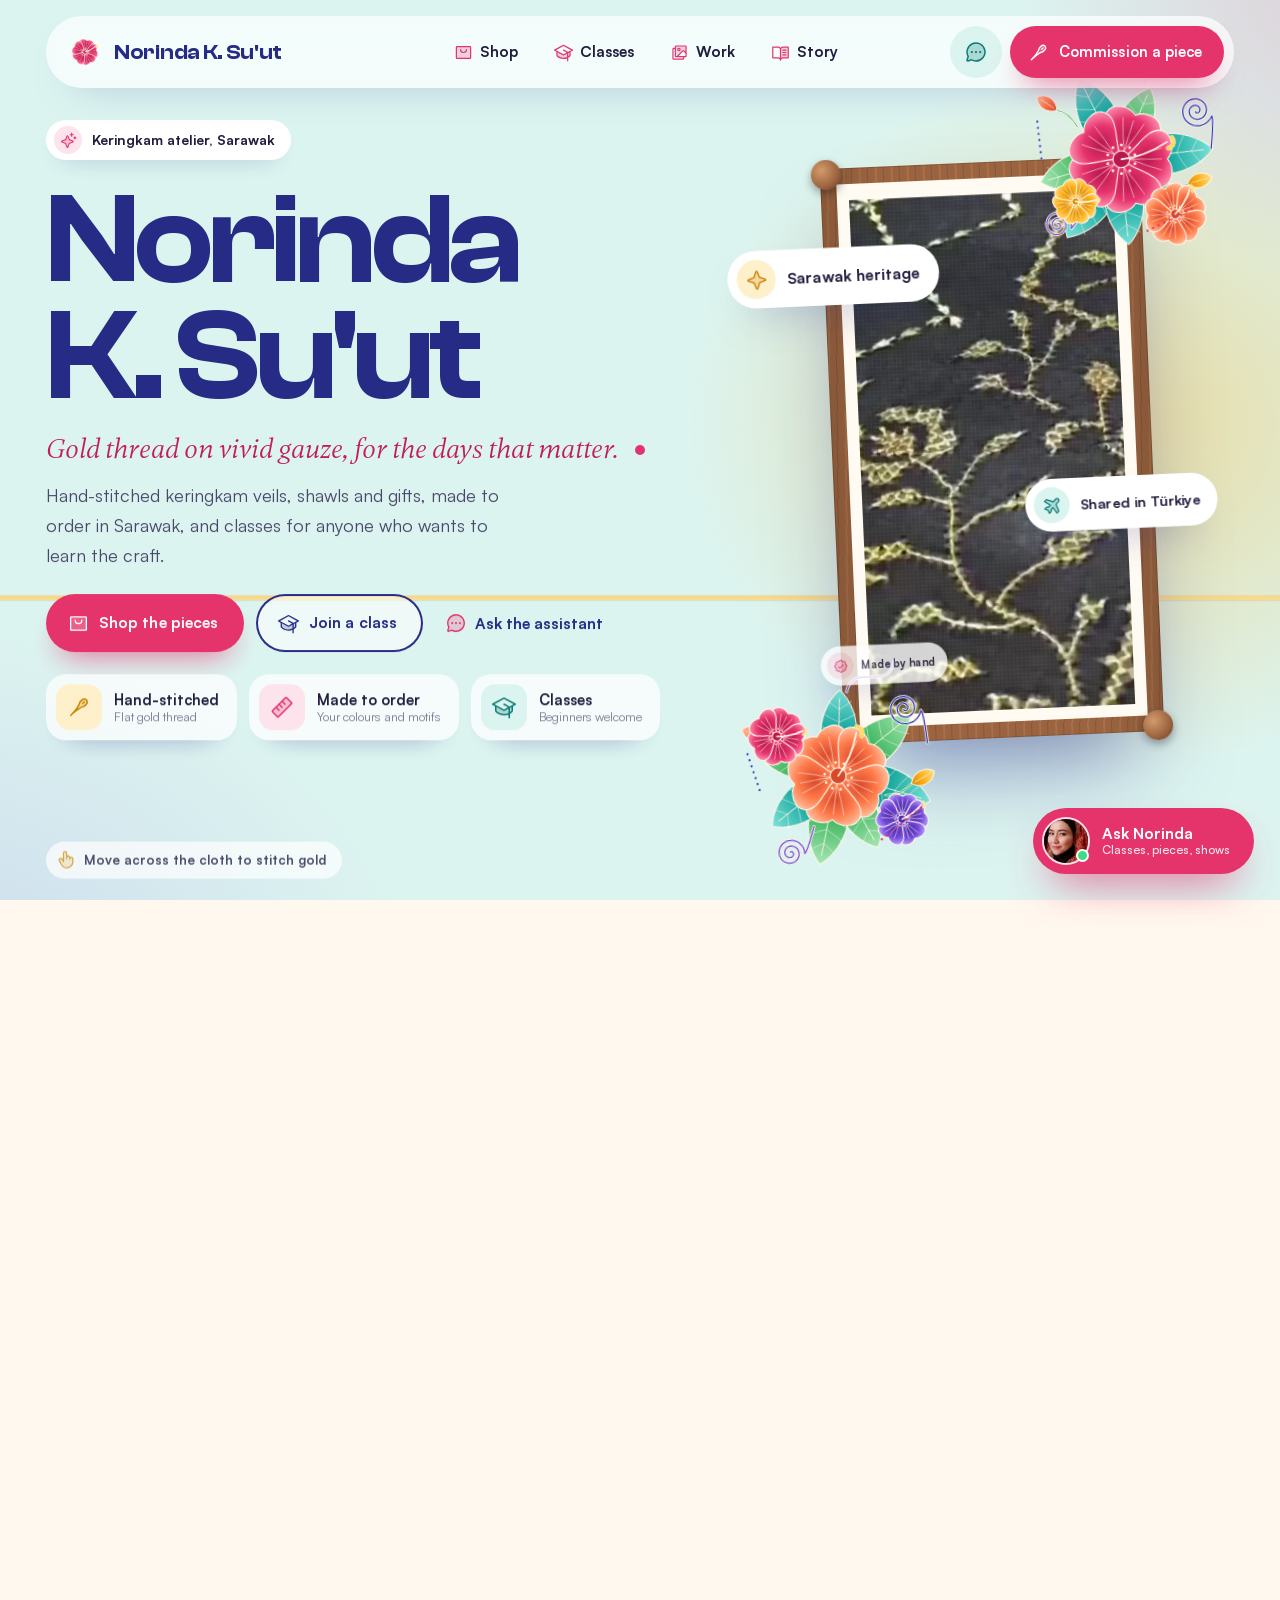
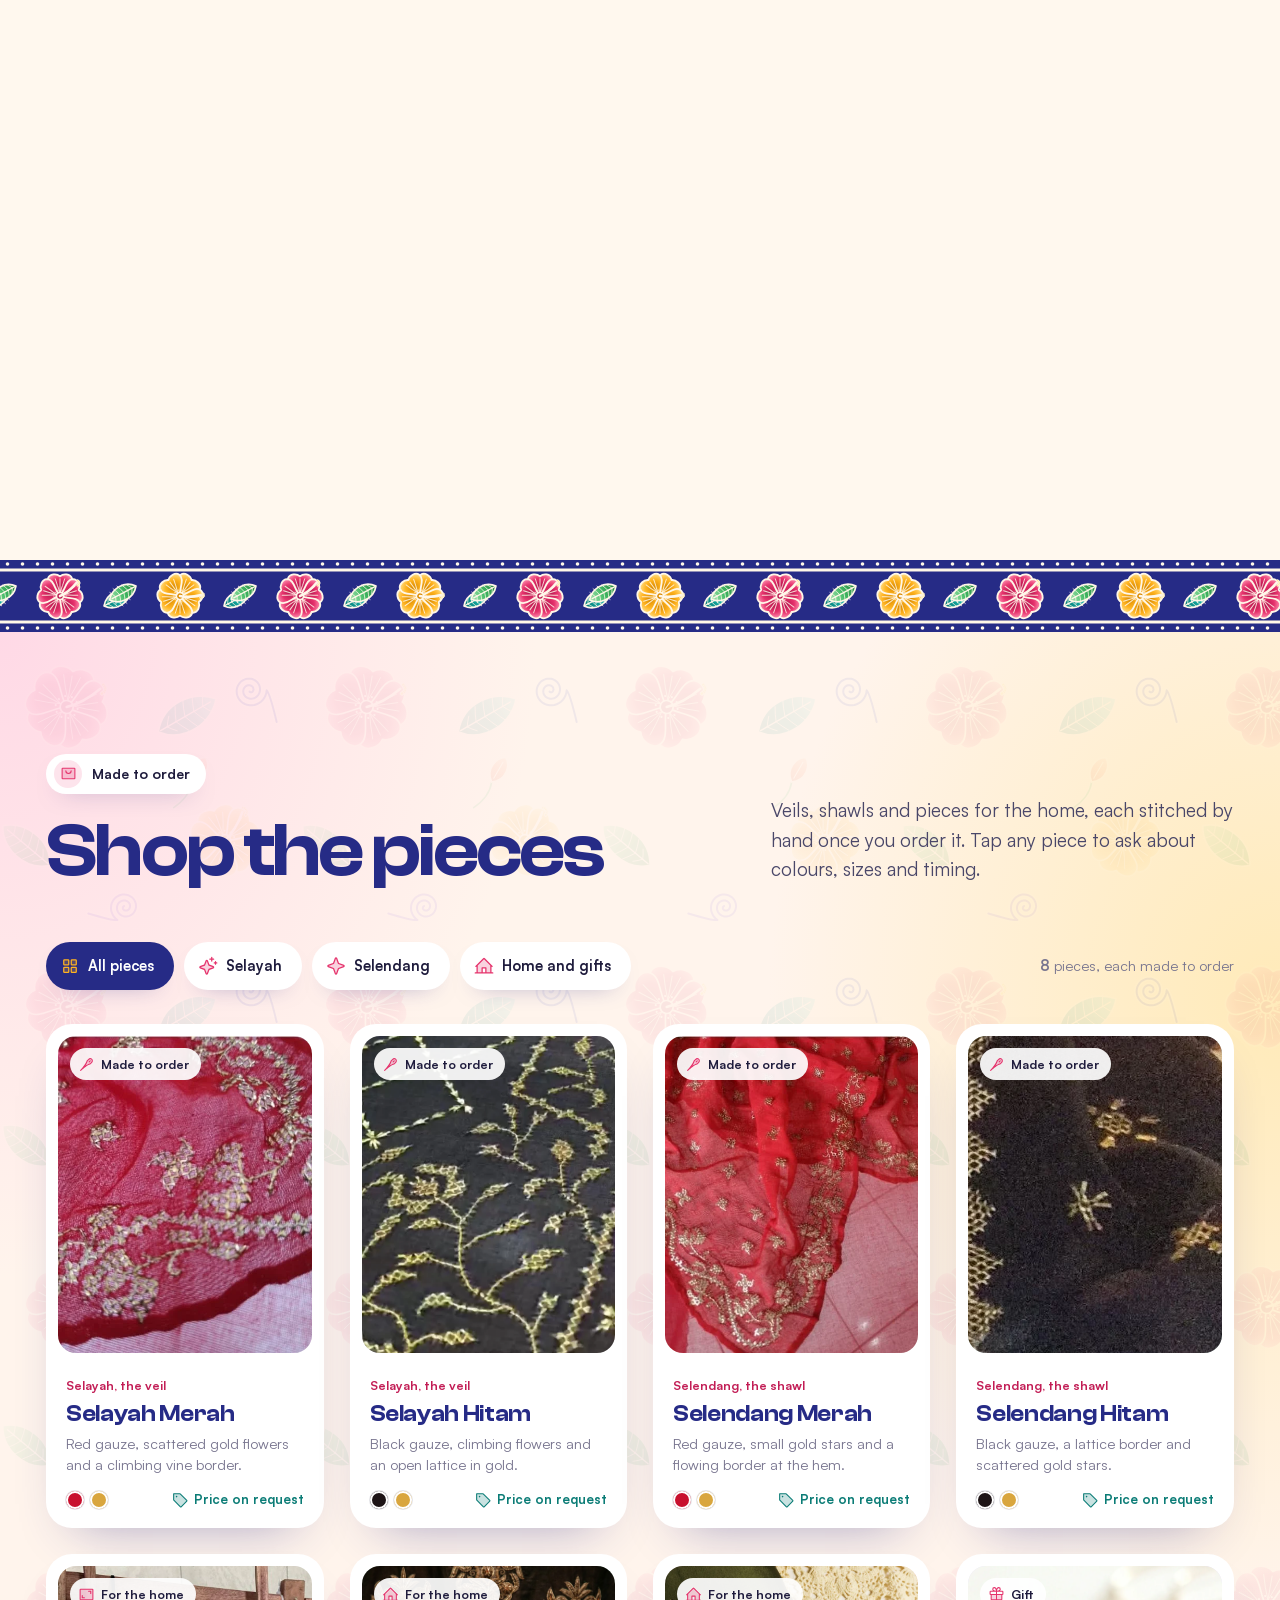
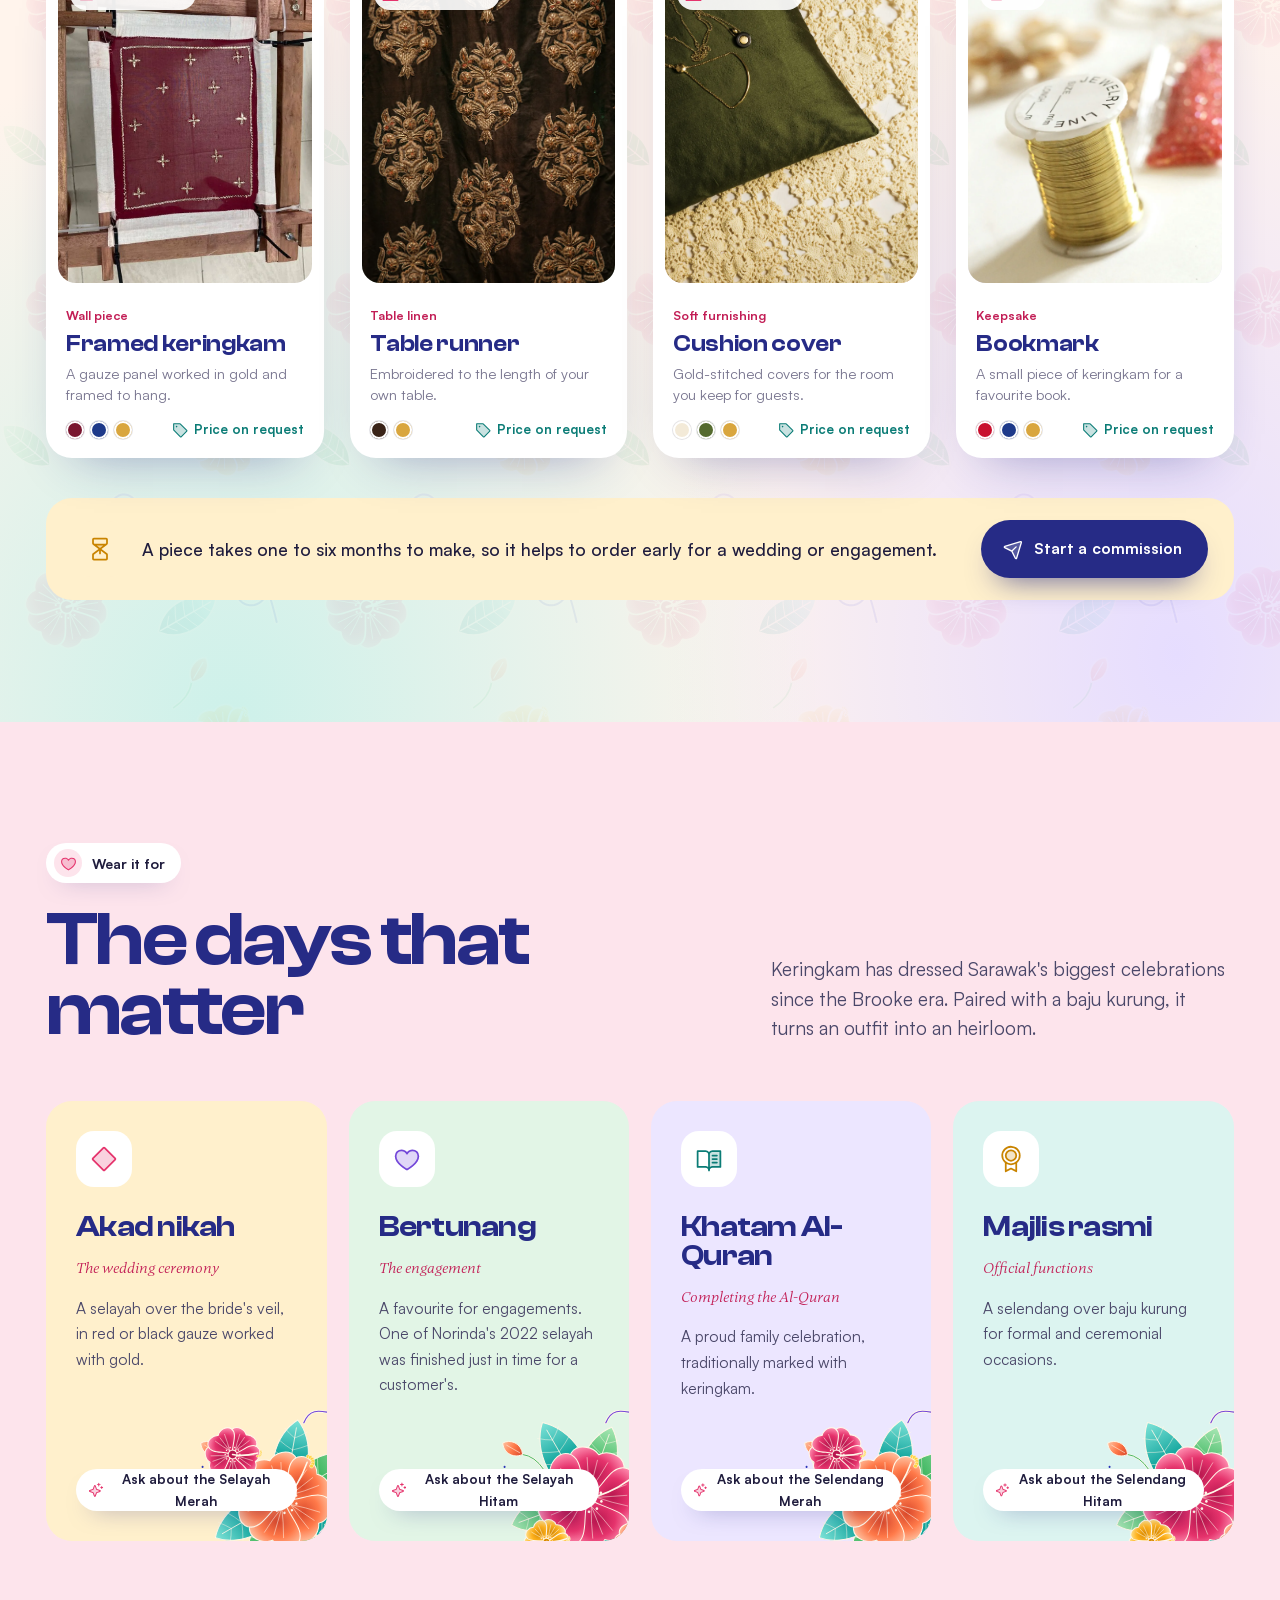
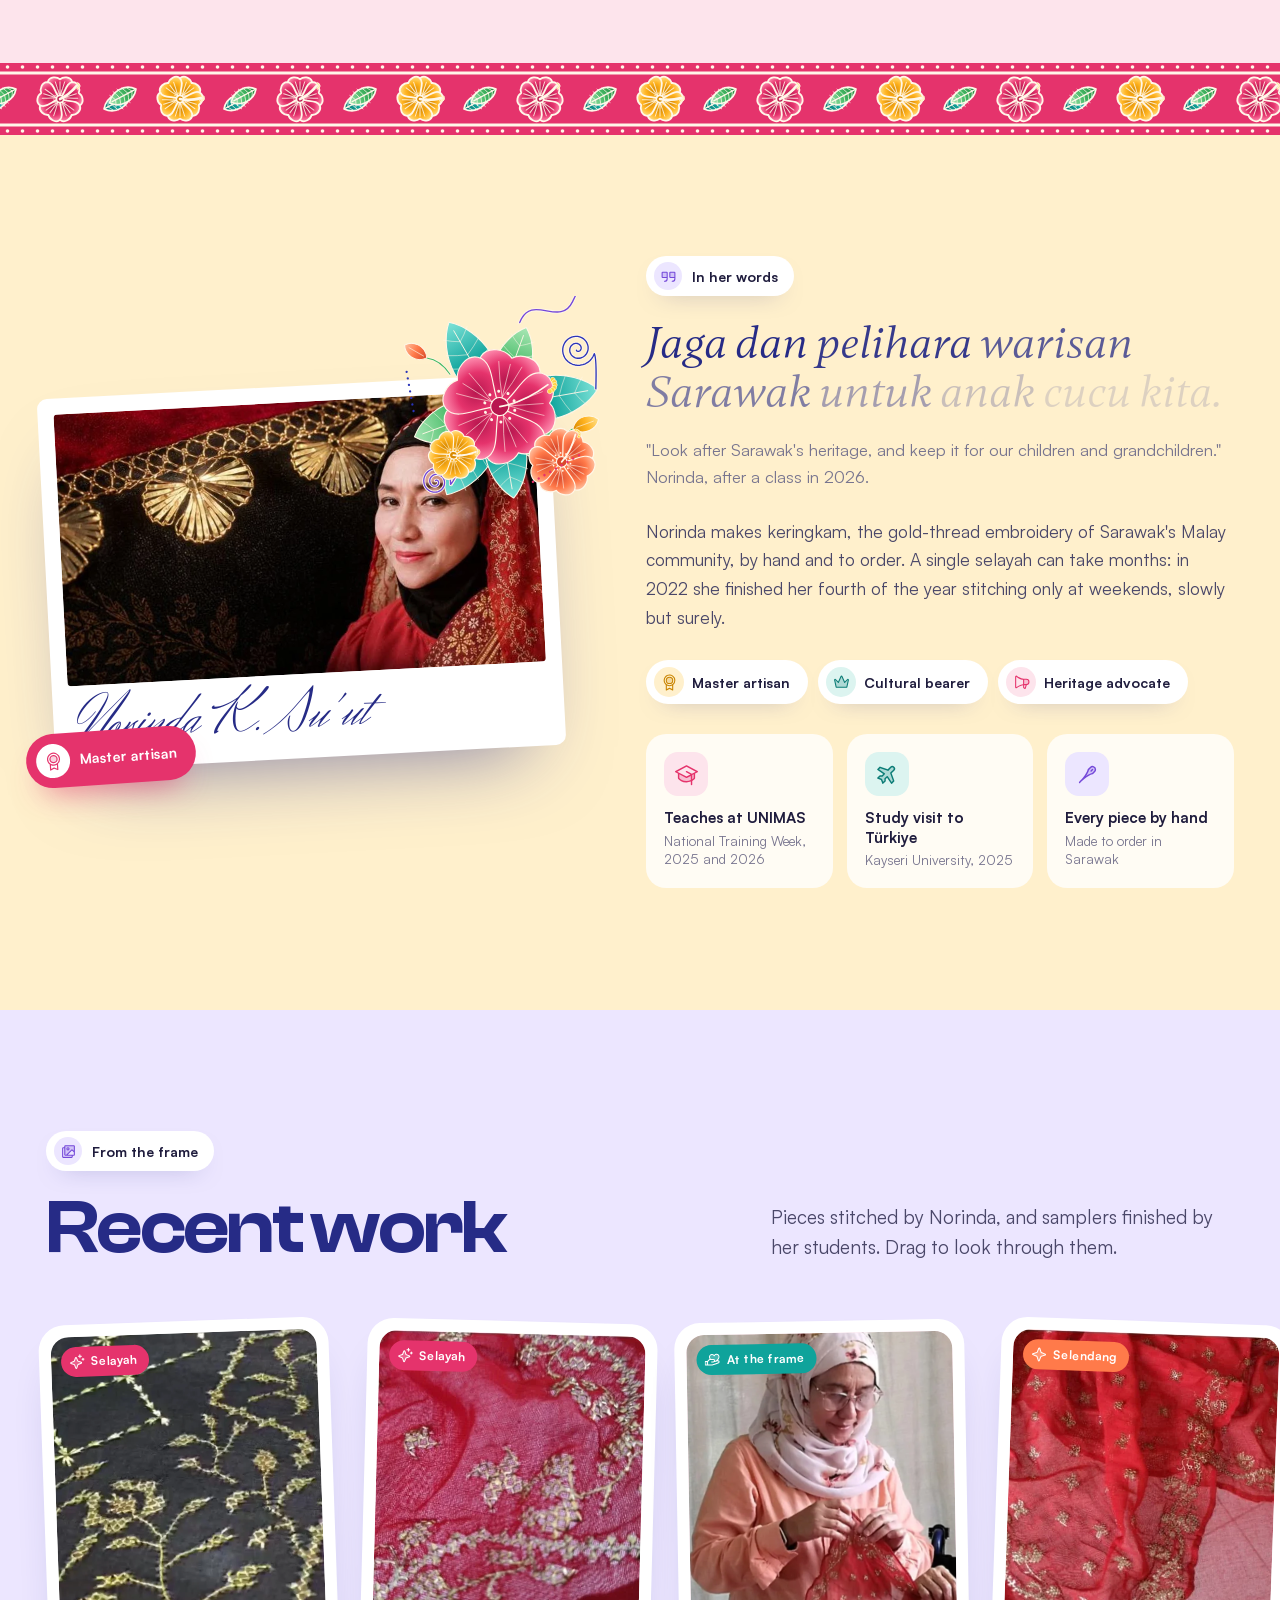
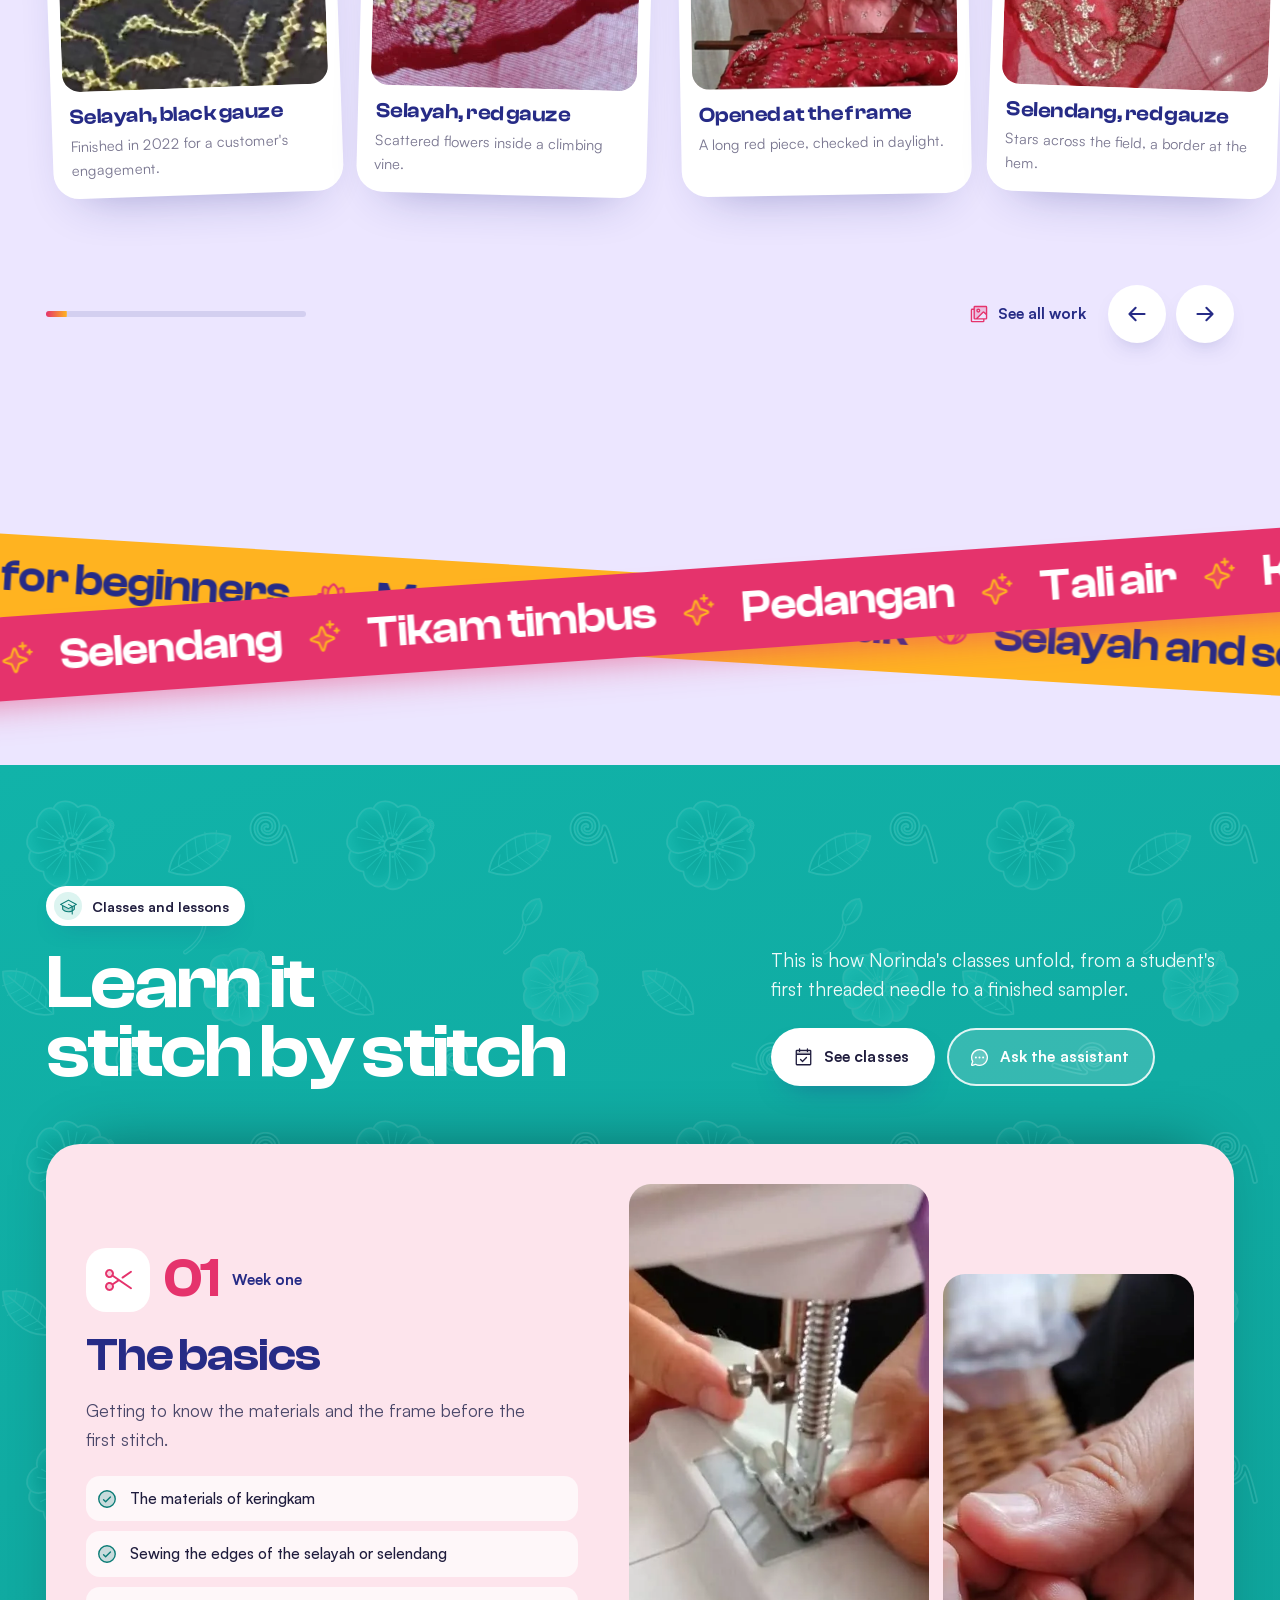
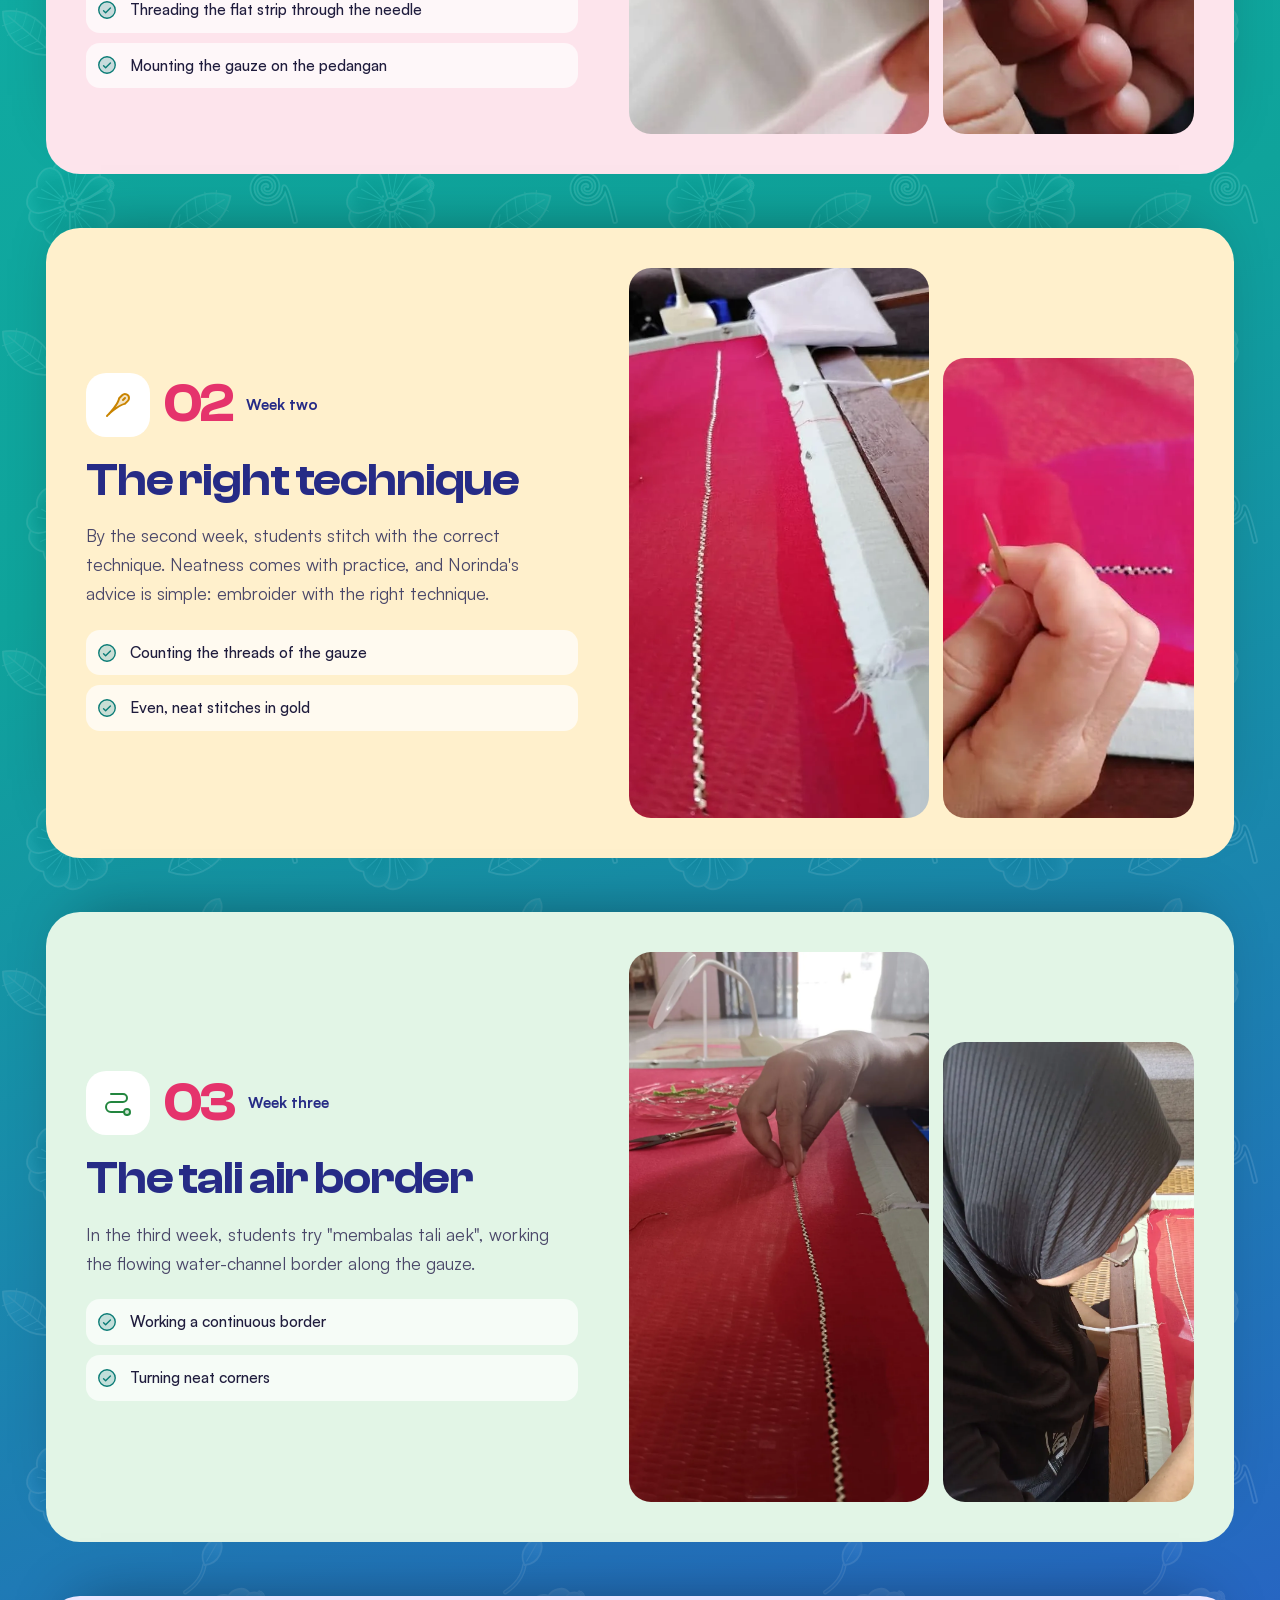
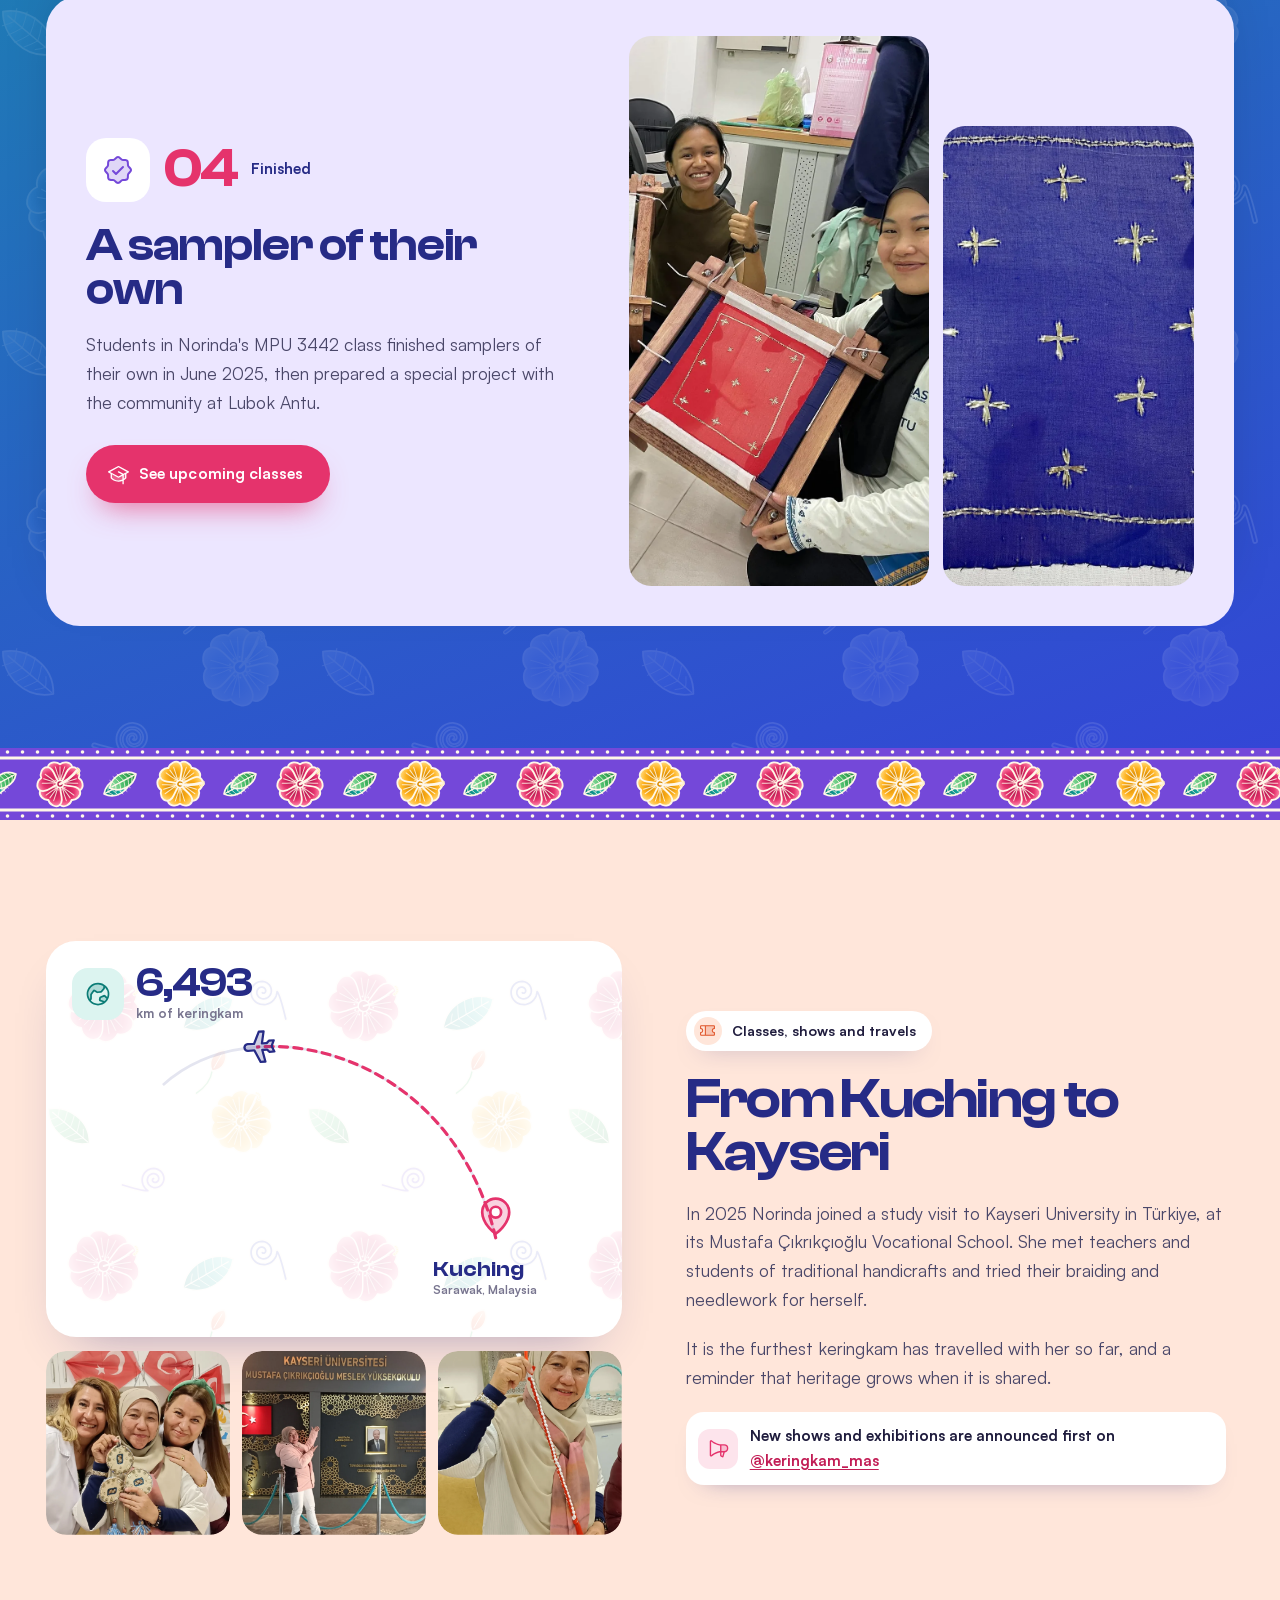
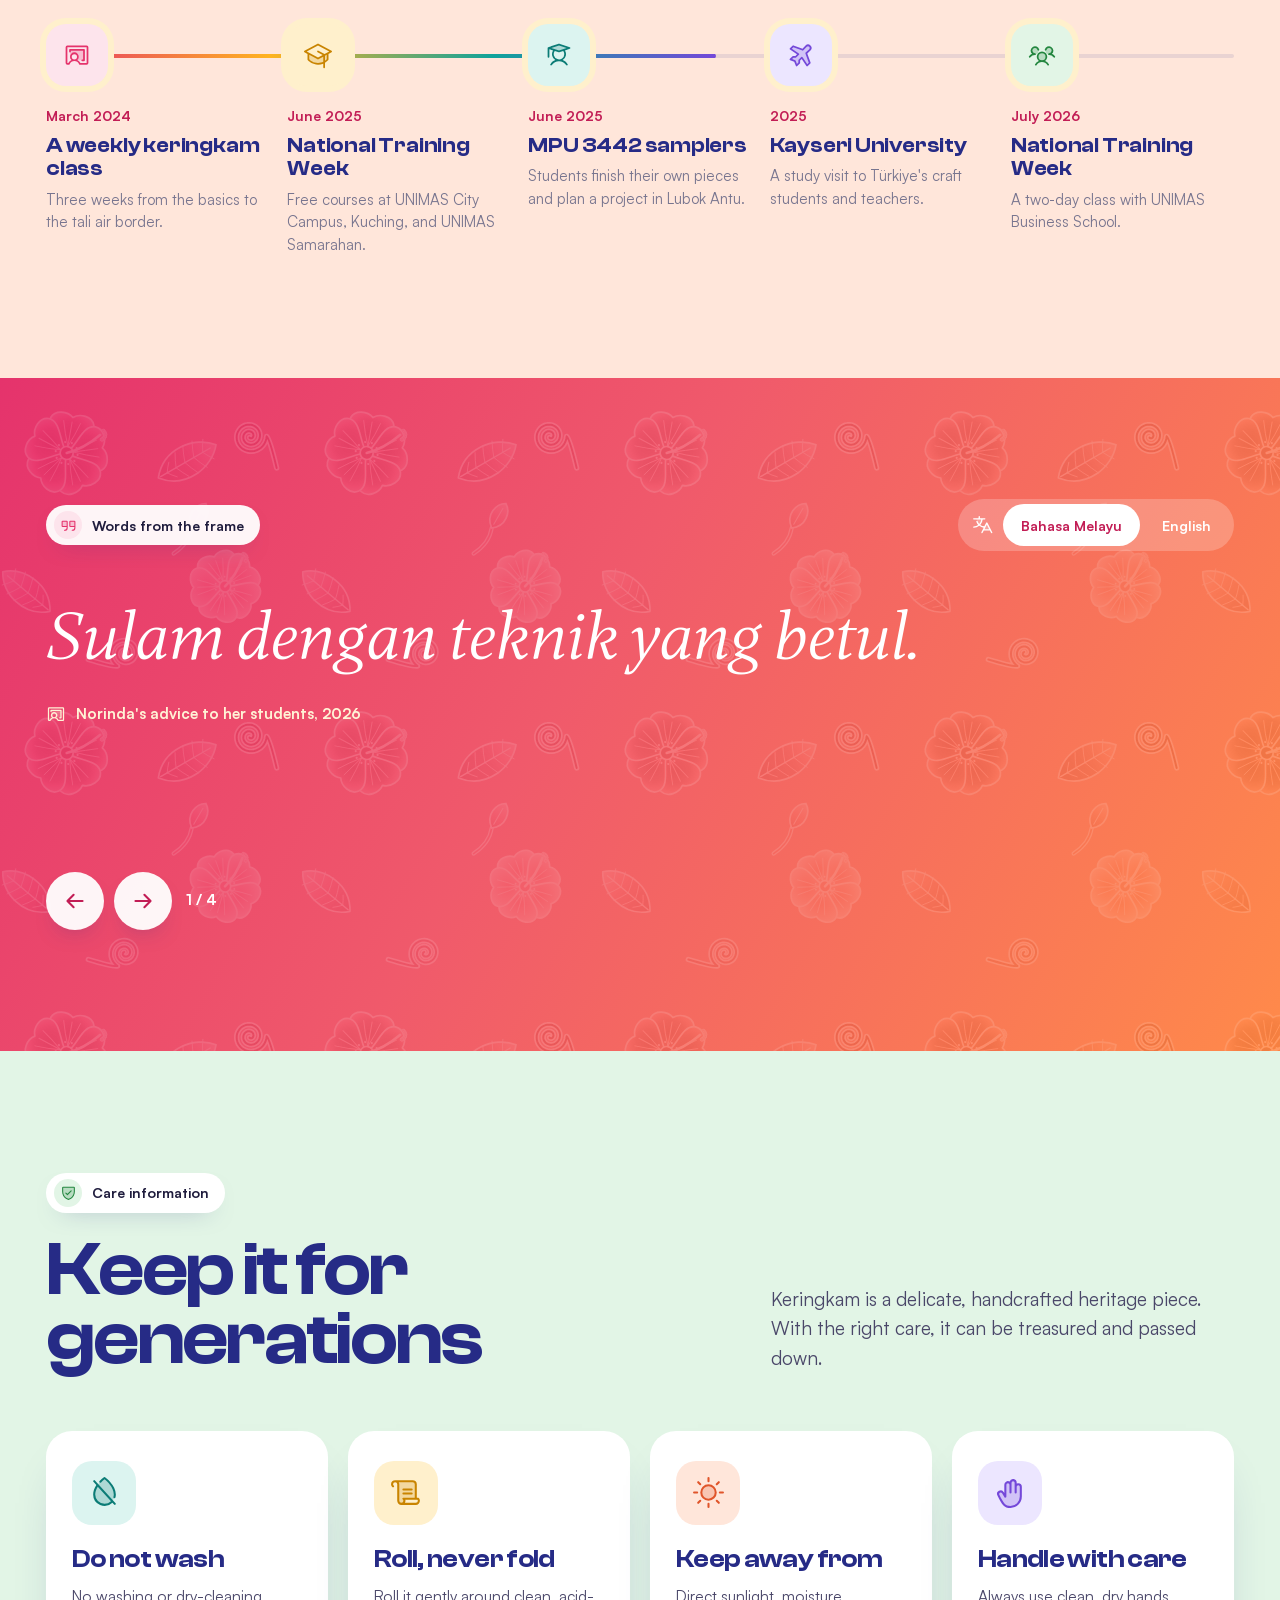
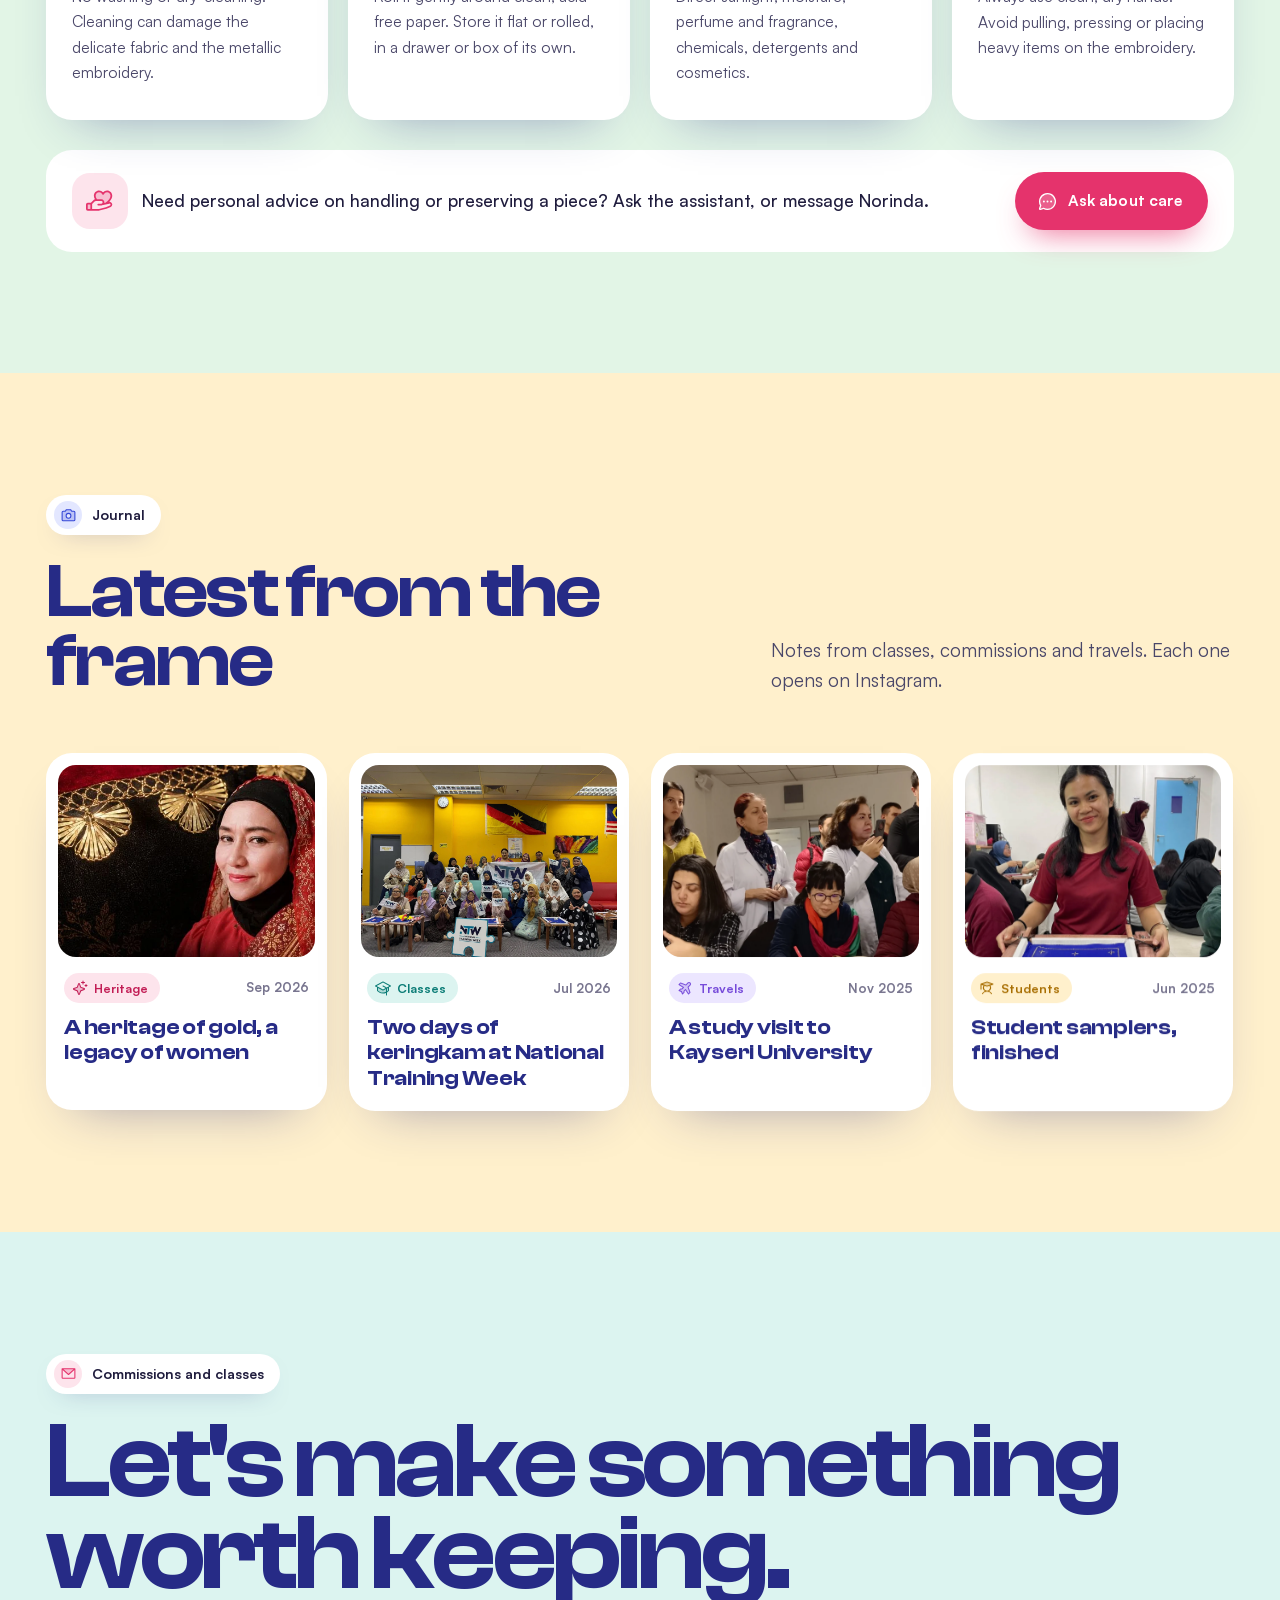
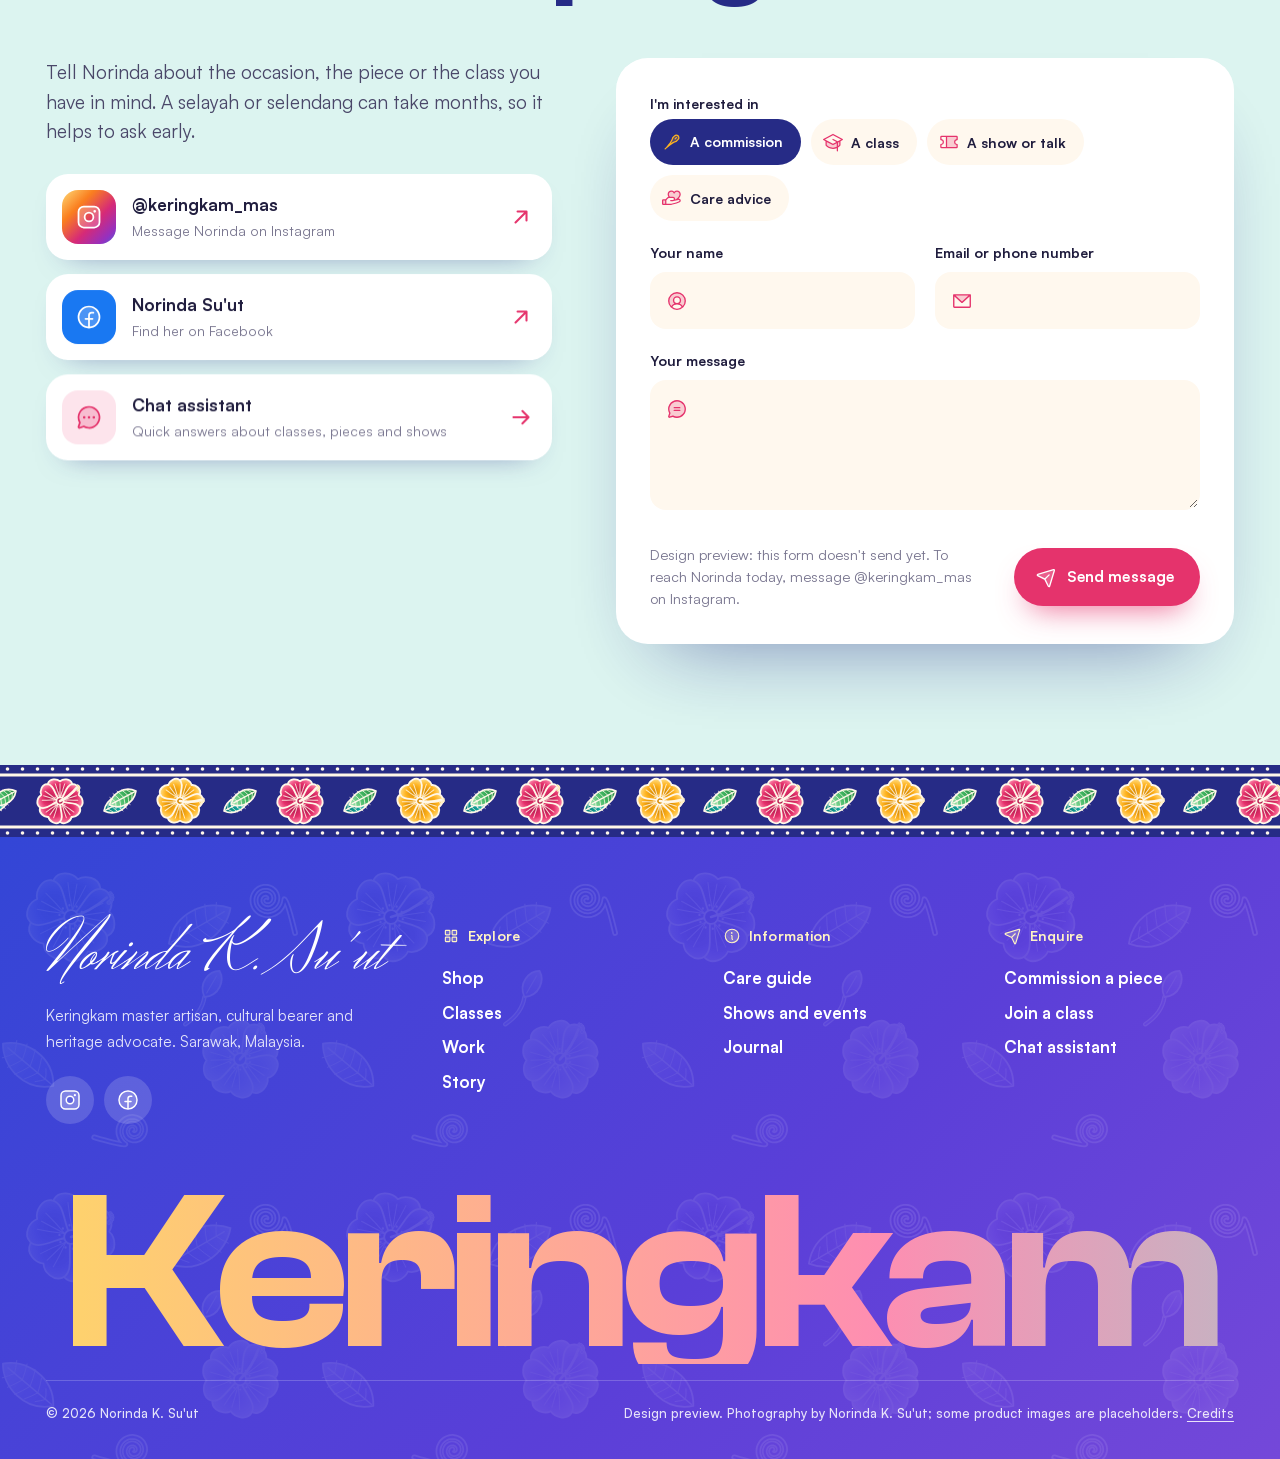
<file: site-2/index.html>
<!doctype html>
<html lang="en">
<head>
  <meta charset="utf-8">
  <meta name="viewport" content="width=device-width, initial-scale=1">
  <title>Norinda K. Su'ut | Keringkam atelier, Sarawak</title>
  <meta name="description" content="Hand-stitched keringkam veils, shawls and gifts by master artisan Norinda K. Su'ut, made to order in Sarawak, plus classes for beginners.">
  <meta name="theme-color" content="#dcf4f0">
  <link rel="icon" href="assets/img/batik-flower.svg" type="image/svg+xml">
  <link rel="stylesheet" href="assets/css/fonts.css?v=3">
  <link rel="stylesheet" href="assets/vendor/lenis.css">
  <link rel="stylesheet" href="assets/css/style.css?v=3">
  <link rel="stylesheet" href="assets/css/chatbot.css?v=3">
  <script>document.documentElement.classList.add('js');if(location.hash){window.__hash=location.hash;history.replaceState(null,'',location.pathname+location.search);}setTimeout(function(){if(!window.__nksReady){document.querySelectorAll('.cells,.loader').forEach(function(e){e.style.display='none'});}},6500);</script>
</head>
<body data-page="home">
<!-- icons:start --><svg width="0" height="0" style="position:absolute" aria-hidden="true" focusable="false"><symbol id="i-airplane-tilt" viewBox="0 0 256 256" fill="currentColor"><path d="M209,81l-33,31,32,88-24,24-48-72-24,24v24L88,224,72,184,32,168l24-24H80l24-24L32,72,56,48l88,32,31-33A24,24,0,0,1,209,81Z" opacity=".22"/><path d="M185.33,114.21l29.14-27.43.17-.16a32,32,0,0,0-45.26-45.26l-.16.17L141.79,70.67l-83-30.2a8,8,0,0,0-8.39,1.86l-24,24a8,8,0,0,0,1.22,12.31l63.89,42.59L76.69,136H56a8,8,0,0,0-5.65,2.34l-24,24A8,8,0,0,0,29,175.42l36.82,14.73,14.7,36.75.06.16a8,8,0,0,0,13.18,2.47l23.87-23.88A8,8,0,0,0,120,200V179.31l14.76-14.76,42.59,63.89a8,8,0,0,0,12.31,1.22l24-24a8,8,0,0,0,1.86-8.39Zm-.07,97.23-42.59-63.89A8,8,0,0,0,136.8,144a7.09,7.09,0,0,0-.79,0,8,8,0,0,0-5.66,2.34l-24,24A8,8,0,0,0,104,176v20.69L90.93,209.76,79.43,181A8,8,0,0,0,75,176.57l-28.74-11.5L59.32,152H80a8,8,0,0,0,5.66-2.34l24-24a8,8,0,0,0-1.22-12.32L44.56,70.74l13.5-13.49,83.22,30.26a8,8,0,0,0,8.56-2l30.94-32.88A16,16,0,0,1,203.4,75.22l-32.87,30.94a8,8,0,0,0-2,8.56l30.26,83.22Z"/></symbol><symbol id="i-book-open-text" viewBox="0 0 256 256" fill="currentColor"><path d="M232,56V200H160a32,32,0,0,0-32,32V88a32,32,0,0,1,32-32Z" opacity=".22"/><path d="M232,48H160a40,40,0,0,0-32,16A40,40,0,0,0,96,48H24a8,8,0,0,0-8,8V200a8,8,0,0,0,8,8H96a24,24,0,0,1,24,24,8,8,0,0,0,16,0,24,24,0,0,1,24-24h72a8,8,0,0,0,8-8V56A8,8,0,0,0,232,48ZM96,192H32V64H96a24,24,0,0,1,24,24V200A39.81,39.81,0,0,0,96,192Zm128,0H160a39.81,39.81,0,0,0-24,8V88a24,24,0,0,1,24-24h64ZM160,88h40a8,8,0,0,1,0,16H160a8,8,0,0,1,0-16Zm48,40a8,8,0,0,1-8,8H160a8,8,0,0,1,0-16h40A8,8,0,0,1,208,128Zm0,32a8,8,0,0,1-8,8H160a8,8,0,0,1,0-16h40A8,8,0,0,1,208,160Z"/></symbol><symbol id="i-briefcase" viewBox="0 0 256 256" fill="currentColor"><path d="M224,118.31V200a8,8,0,0,1-8,8H40a8,8,0,0,1-8-8V118.31h0A191.14,191.14,0,0,0,128,144,191.08,191.08,0,0,0,224,118.31Z" opacity=".22"/><path d="M104,112a8,8,0,0,1,8-8h32a8,8,0,0,1,0,16H112A8,8,0,0,1,104,112ZM232,72V200a16,16,0,0,1-16,16H40a16,16,0,0,1-16-16V72A16,16,0,0,1,40,56H80V48a24,24,0,0,1,24-24h48a24,24,0,0,1,24,24v8h40A16,16,0,0,1,232,72ZM96,56h64V48a8,8,0,0,0-8-8H104a8,8,0,0,0-8,8ZM40,72v41.62A184.07,184.07,0,0,0,128,136a184,184,0,0,0,88-22.39V72ZM216,200V131.63A200.25,200.25,0,0,1,128,152a200.19,200.19,0,0,1-88-20.36V200H216Z"/></symbol><symbol id="i-calendar-check" viewBox="0 0 256 256" fill="currentColor"><path d="M216,48V88H40V48a8,8,0,0,1,8-8H208A8,8,0,0,1,216,48Z" opacity=".22"/><path d="M208,32H184V24a8,8,0,0,0-16,0v8H88V24a8,8,0,0,0-16,0v8H48A16,16,0,0,0,32,48V208a16,16,0,0,0,16,16H208a16,16,0,0,0,16-16V48A16,16,0,0,0,208,32ZM72,48v8a8,8,0,0,0,16,0V48h80v8a8,8,0,0,0,16,0V48h24V80H48V48ZM208,208H48V96H208V208Zm-38.34-85.66a8,8,0,0,1,0,11.32l-48,48a8,8,0,0,1-11.32,0l-24-24a8,8,0,0,1,11.32-11.32L116,164.69l42.34-42.35A8,8,0,0,1,169.66,122.34Z"/></symbol><symbol id="i-calendar-dots" viewBox="0 0 256 256" fill="currentColor"><path d="M216,48V88H40V48a8,8,0,0,1,8-8H208A8,8,0,0,1,216,48Z" opacity=".22"/><path d="M208,32H184V24a8,8,0,0,0-16,0v8H88V24a8,8,0,0,0-16,0v8H48A16,16,0,0,0,32,48V208a16,16,0,0,0,16,16H208a16,16,0,0,0,16-16V48A16,16,0,0,0,208,32ZM72,48v8a8,8,0,0,0,16,0V48h80v8a8,8,0,0,0,16,0V48h24V80H48V48ZM208,208H48V96H208V208Zm-68-76a12,12,0,1,1-12-12A12,12,0,0,1,140,132Zm44,0a12,12,0,1,1-12-12A12,12,0,0,1,184,132ZM96,172a12,12,0,1,1-12-12A12,12,0,0,1,96,172Zm44,0a12,12,0,1,1-12-12A12,12,0,0,1,140,172Zm44,0a12,12,0,1,1-12-12A12,12,0,0,1,184,172Z"/></symbol><symbol id="i-camera" viewBox="0 0 256 256" fill="currentColor"><path d="M208,64H176L160,40H96L80,64H48A16,16,0,0,0,32,80V192a16,16,0,0,0,16,16H208a16,16,0,0,0,16-16V80A16,16,0,0,0,208,64ZM128,168a36,36,0,1,1,36-36A36,36,0,0,1,128,168Z" opacity=".22"/><path d="M208,56H180.28L166.65,35.56A8,8,0,0,0,160,32H96a8,8,0,0,0-6.65,3.56L75.71,56H48A24,24,0,0,0,24,80V192a24,24,0,0,0,24,24H208a24,24,0,0,0,24-24V80A24,24,0,0,0,208,56Zm8,136a8,8,0,0,1-8,8H48a8,8,0,0,1-8-8V80a8,8,0,0,1,8-8H80a8,8,0,0,0,6.66-3.56L100.28,48h55.43l13.63,20.44A8,8,0,0,0,176,72h32a8,8,0,0,1,8,8ZM128,88a44,44,0,1,0,44,44A44.05,44.05,0,0,0,128,88Zm0,72a28,28,0,1,1,28-28A28,28,0,0,1,128,160Z"/></symbol><symbol id="i-chalkboard-teacher" viewBox="0 0 256 256" fill="currentColor"><path d="M192,80v96H104a32,32,0,1,0-32-32H64V80Z" opacity=".22"/><path d="M216,40H40A16,16,0,0,0,24,56V200a16,16,0,0,0,16,16H53.39a8,8,0,0,0,7.23-4.57,48,48,0,0,1,86.76,0,8,8,0,0,0,7.23,4.57H216a16,16,0,0,0,16-16V56A16,16,0,0,0,216,40ZM80,144a24,24,0,1,1,24,24A24,24,0,0,1,80,144Zm136,56H159.43a64.39,64.39,0,0,0-28.83-26.16,40,40,0,1,0-53.2,0A64.39,64.39,0,0,0,48.57,200H40V56H216ZM56,96V80a8,8,0,0,1,8-8H192a8,8,0,0,1,8,8v96a8,8,0,0,1-8,8H176a8,8,0,0,1,0-16h8V88H72v8a8,8,0,0,1-16,0Z"/></symbol><symbol id="i-chat-circle-dots" viewBox="0 0 256 256" fill="currentColor"><path d="M224,128A96,96,0,0,1,79.93,211.11h0L42.54,223.58a8,8,0,0,1-10.12-10.12l12.47-37.39h0A96,96,0,1,1,224,128Z" opacity=".22"/><path d="M128,24A104,104,0,0,0,36.18,176.88L24.83,210.93a16,16,0,0,0,20.24,20.24l34.05-11.35A104,104,0,1,0,128,24Zm0,192a87.87,87.87,0,0,1-44.06-11.81,8,8,0,0,0-4-1.08,7.85,7.85,0,0,0-2.53.42L40,216,52.47,178.6a8,8,0,0,0-.66-6.54A88,88,0,1,1,128,216Zm12-88a12,12,0,1,1-12-12A12,12,0,0,1,140,128Zm-44,0a12,12,0,1,1-12-12A12,12,0,0,1,96,128Zm88,0a12,12,0,1,1-12-12A12,12,0,0,1,184,128Z"/></symbol><symbol id="i-chat-circle-text" viewBox="0 0 256 256" fill="currentColor"><path d="M224,128A96,96,0,0,1,79.93,211.11h0L42.54,223.58a8,8,0,0,1-10.12-10.12l12.47-37.39h0A96,96,0,1,1,224,128Z" opacity=".22"/><path d="M128,24A104,104,0,0,0,36.18,176.88L24.83,210.93a16,16,0,0,0,20.24,20.24l34.05-11.35A104,104,0,1,0,128,24Zm0,192a87.87,87.87,0,0,1-44.06-11.81,8,8,0,0,0-4-1.08,7.85,7.85,0,0,0-2.53.42L40,216,52.47,178.6a8,8,0,0,0-.66-6.54A88,88,0,1,1,128,216Zm40-104a8,8,0,0,1-8,8H96a8,8,0,0,1,0-16h64A8,8,0,0,1,168,112Zm0,32a8,8,0,0,1-8,8H96a8,8,0,0,1,0-16h64A8,8,0,0,1,168,144Z"/></symbol><symbol id="i-chat-teardrop-dots" viewBox="0 0 256 256" fill="currentColor"><path d="M224,124h0a92,92,0,0,1-92,92H48a8,8,0,0,1-8-8V124a92,92,0,0,1,92-92h0A92,92,0,0,1,224,124Z" opacity=".22"/><path d="M132,24A100.11,100.11,0,0,0,32,124v84a16,16,0,0,0,16,16h84a100,100,0,0,0,0-200Zm0,184H48V124a84,84,0,1,1,84,84Zm12-80a12,12,0,1,1-12-12A12,12,0,0,1,144,128Zm-44,0a12,12,0,1,1-12-12A12,12,0,0,1,100,128Zm88,0a12,12,0,1,1-12-12A12,12,0,0,1,188,128Z"/></symbol><symbol id="i-check-circle" viewBox="0 0 256 256" fill="currentColor"><path d="M224,128a96,96,0,1,1-96-96A96,96,0,0,1,224,128Z" opacity=".22"/><path d="M173.66,98.34a8,8,0,0,1,0,11.32l-56,56a8,8,0,0,1-11.32,0l-24-24a8,8,0,0,1,11.32-11.32L112,148.69l50.34-50.35A8,8,0,0,1,173.66,98.34ZM232,128A104,104,0,1,1,128,24,104.11,104.11,0,0,1,232,128Zm-16,0a88,88,0,1,0-88,88A88.1,88.1,0,0,0,216,128Z"/></symbol><symbol id="i-clock" viewBox="0 0 256 256" fill="currentColor"><path d="M224,128a96,96,0,1,1-96-96A96,96,0,0,1,224,128Z" opacity=".22"/><path d="M128,24A104,104,0,1,0,232,128,104.11,104.11,0,0,0,128,24Zm0,192a88,88,0,1,1,88-88A88.1,88.1,0,0,1,128,216Zm64-88a8,8,0,0,1-8,8H128a8,8,0,0,1-8-8V72a8,8,0,0,1,16,0v48h48A8,8,0,0,1,192,128Z"/></symbol><symbol id="i-coat-hanger" viewBox="0 0 256 256" fill="currentColor"><path d="M232,192H24a8,8,0,0,1-4.8-14.4L128,96l108.79,81.6A8,8,0,0,1,232,192Z" opacity=".22"/><path d="M241.57,171.2,141.33,96l23.46-17.6A8,8,0,0,0,168,72a40,40,0,1,0-80,0,8,8,0,0,0,16,0,24,24,0,0,1,47.69-3.78L123.34,89.49l-.28.22L14.43,171.2A16,16,0,0,0,24,200H232a16,16,0,0,0,9.6-28.8ZM232,184H24l104-78,104,78Z"/></symbol><symbol id="i-confetti" viewBox="0 0 256 256" fill="currentColor"><path d="M58.89,154.89l42.22,42.22-50.63,18.4a7.79,7.79,0,0,1-10-10Zm138.82-4.72L105.83,58.29A7.79,7.79,0,0,0,93,61.14l-14.9,41,75.82,75.82,41-14.9A7.79,7.79,0,0,0,197.71,150.17Z" opacity=".22"/><path d="M111.49,52.63a15.8,15.8,0,0,0-26,5.77L33,202.78A15.83,15.83,0,0,0,47.76,224a16,16,0,0,0,5.46-1l144.37-52.5a15.8,15.8,0,0,0,5.78-26Zm-8.33,135.21-35-35,13.16-36.21,58.05,58.05Zm-55,20,14-38.41,24.45,24.45ZM156,168.64,87.36,100l13-35.87,91.43,91.43ZM160,72a37.8,37.8,0,0,1,3.84-15.58C169.14,45.83,179.14,40,192,40c6.7,0,11-2.29,13.65-7.21A22,22,0,0,0,208,23.94,8,8,0,0,1,224,24c0,12.86-8.52,32-32,32-6.7,0-11,2.29-13.65,7.21A22,22,0,0,0,176,72.06,8,8,0,0,1,160,72ZM136,40V16a8,8,0,0,1,16,0V40a8,8,0,0,1-16,0Zm101.66,82.34a8,8,0,1,1-11.32,11.31l-16-16a8,8,0,0,1,11.32-11.32Zm4.87-42.75-24,8a8,8,0,0,1-5.06-15.18l24-8a8,8,0,0,1,5.06,15.18Z"/></symbol><symbol id="i-crown-simple" viewBox="0 0 256 256" fill="currentColor"><path d="M231.87,89.42l-22.7,104a8,8,0,0,1-7.88,6.61H54.71a8,8,0,0,1-7.88-6.61l-22.7-104A8,8,0,0,1,38,82.76L80,128l40.74-91.35a8,8,0,0,1,14.52,0L176,128l42-45.24A8,8,0,0,1,231.87,89.42Z" opacity=".22"/><path d="M230.9,73.6A15.85,15.85,0,0,0,212,77.39l-33.67,36.29-35.8-80.29a1,1,0,0,1,0-.1,16,16,0,0,0-29.06,0,1,1,0,0,1,0,.1l-35.8,80.29L44,77.39A16,16,0,0,0,16.25,90.81c0,.11,0,.21.07.32L39,195a16,16,0,0,0,15.72,13H201.29A16,16,0,0,0,217,195L239.68,91.13c0-.11,0-.21.07-.32A15.85,15.85,0,0,0,230.9,73.6ZM201.35,191.68l-.06.32H54.71l-.06-.32L32,88l.14.16,42,45.24a8,8,0,0,0,13.18-2.18L128,40l40.69,91.25a8,8,0,0,0,13.18,2.18l42-45.24L224,88Z"/></symbol><symbol id="i-diamond" viewBox="0 0 256 256" fill="currentColor"><path d="M229.67,133.62l-96,96a7.94,7.94,0,0,1-11.24,0l-96-96a7.94,7.94,0,0,1,0-11.24l96.05-96a7.94,7.94,0,0,1,11.24,0l96,96.05A7.94,7.94,0,0,1,229.67,133.62Z" opacity=".22"/><path d="M235.33,116.72,139.28,20.66a16,16,0,0,0-22.56,0l-96,96.06a16,16,0,0,0,0,22.56l96.05,96.06h0a16,16,0,0,0,22.56,0l96.05-96.06a16,16,0,0,0,0-22.56ZM128,224h0L32,128,128,32,224,128Z"/></symbol><symbol id="i-dress" viewBox="0 0 256 256" fill="currentColor"><path d="M200,224H56a8,8,0,0,1-7.35-11.15L96,112,73.14,76.12a8,8,0,0,1,0-8.24L96,35.23,103,44a32,32,0,0,0,50,0l7-8.76,22.86,32.65a8,8,0,0,1,0,8.24L160,112l47.34,100.85A8,8,0,0,1,200,224Z" opacity=".22"/><path d="M214.7,209.7a1.89,1.89,0,0,0-.11-.25l-45.48-96.86,20.5-32.18.11-.18a16,16,0,0,0,0-16.46c-.09-.16-.2-.32-.3-.47L168,32.7V8a8,8,0,0,0-16,0V32.42L146.74,39a24,24,0,0,1-37.48,0L104,32.42V8A8,8,0,0,0,88,8V32.7L66.58,63.3c-.1.15-.21.31-.3.47a16,16,0,0,0,0,16.46l.11.18,20.5,32.18L41.41,209.45a1.89,1.89,0,0,0-.11.25A16,16,0,0,0,56,232H200a16,16,0,0,0,14.71-22.3ZM80,72,96.43,48.57l.33.42a40,40,0,0,0,62.48,0l.33-.42L176,72l-20.38,32H100.39ZM56,216l45.07-96h53.84L200,216Z"/></symbol><symbol id="i-drop-slash" viewBox="0 0 256 256" fill="currentColor"><path d="M208,144a80,80,0,0,1-160,0c0-72,80-128,80-128S208,72,208,144Z" opacity=".22"/><path d="M53.92,34.62A8,8,0,1,0,42.08,45.38L64.72,70.29C48.32,95,40,119.78,40,144a88,88,0,0,0,149.21,63.22l12.87,14.16a8,8,0,1,0,11.84-10.76ZM128,216a72.08,72.08,0,0,1-72-72c0-19.93,6.68-40.57,19.86-61.46L178.43,195.36A71.84,71.84,0,0,1,128,216ZM90,50.51a8,8,0,0,1-.27-11.31A247.8,247.8,0,0,1,123.41,9.45a8,8,0,0,1,9.18,0C136,11.83,216,68.7,216,144a88.08,88.08,0,0,1-3.15,23.4,8,8,0,0,1-7.71,5.88A7.79,7.79,0,0,1,203,173a8,8,0,0,1-5.59-9.83A72.55,72.55,0,0,0,200,144c0-57.24-55.48-105-72-118a252.23,252.23,0,0,0-26.66,24.23A8,8,0,0,1,90,50.51Z"/></symbol><symbol id="i-drop" viewBox="0 0 256 256" fill="currentColor"><path d="M208,144a80,80,0,0,1-160,0c0-72,80-128,80-128S208,72,208,144Z" opacity=".22"/><path d="M174,47.75a254.19,254.19,0,0,0-41.45-38.3,8,8,0,0,0-9.18,0A254.19,254.19,0,0,0,82,47.75C54.51,79.32,40,112.6,40,144a88,88,0,0,0,176,0C216,112.6,201.49,79.32,174,47.75ZM128,216a72.08,72.08,0,0,1-72-72c0-57.23,55.47-105,72-118,16.53,13,72,60.75,72,118A72.08,72.08,0,0,1,128,216Zm55.89-62.66a57.6,57.6,0,0,1-46.56,46.55A8.75,8.75,0,0,1,136,200a8,8,0,0,1-1.32-15.89c16.57-2.79,30.63-16.85,33.44-33.45a8,8,0,0,1,15.78,2.68Z"/></symbol><symbol id="i-envelope-simple" viewBox="0 0 256 256" fill="currentColor"><path d="M224,56l-96,88L32,56Z" opacity=".22"/><path d="M224,48H32a8,8,0,0,0-8,8V192a16,16,0,0,0,16,16H216a16,16,0,0,0,16-16V56A8,8,0,0,0,224,48ZM203.43,64,128,133.15,52.57,64ZM216,192H40V74.19l82.59,75.71a8,8,0,0,0,10.82,0L216,74.19V192Z"/></symbol><symbol id="i-facebook-logo" viewBox="0 0 256 256" fill="currentColor"><path d="M224,128a96,96,0,1,1-96-96A96,96,0,0,1,224,128Z" opacity=".22"/><path d="M128,24A104,104,0,1,0,232,128,104.11,104.11,0,0,0,128,24Zm8,191.63V152h24a8,8,0,0,0,0-16H136V112a16,16,0,0,1,16-16h16a8,8,0,0,0,0-16H152a32,32,0,0,0-32,32v24H96a8,8,0,0,0,0,16h24v63.63a88,88,0,1,1,16,0Z"/></symbol><symbol id="i-flower-lotus" viewBox="0 0 256 256" fill="currentColor"><path d="M128,200c-15.37,0-40.77-.18-70-17.64S19.31,143,16.28,131.82A7.94,7.94,0,0,1,21.74,122a69.59,69.59,0,0,1,30.82-.64h0c-7.63-23.88-4-42.44-1-51.71A8.2,8.2,0,0,1,61,64.18C68.56,65.79,81.28,70,94.6,80.8v0A108.49,108.49,0,0,0,88,119.18C88,178,128,200,128,200Zm106.26-78a69.59,69.59,0,0,0-30.82-.64h0c7.63-23.88,4-42.44,1-51.71A8.2,8.2,0,0,0,195,64.18c-7.52,1.61-20.24,5.8-33.56,16.62v0A108.49,108.49,0,0,1,168,119.18C168,178,128,200,128,200c15.37,0,40.77-.18,70-17.64s38.69-39.34,41.72-50.54A7.94,7.94,0,0,0,234.26,122Z" opacity=".22"/><path d="M245.83,121.63a15.53,15.53,0,0,0-9.52-7.33,73.51,73.51,0,0,0-22.17-2.22c4-19.85,1-35.55-2.06-44.86a16.15,16.15,0,0,0-18.79-10.88,85.53,85.53,0,0,0-28.55,12.12,94.58,94.58,0,0,0-27.11-33.25,16.05,16.05,0,0,0-19.26,0A94.48,94.48,0,0,0,91.26,68.46,85.53,85.53,0,0,0,62.71,56.34,16.15,16.15,0,0,0,43.92,67.22c-3,9.31-6,25-2.06,44.86a73.51,73.51,0,0,0-22.17,2.22,15.53,15.53,0,0,0-9.52,7.33,16,16,0,0,0-1.6,12.27c3.39,12.57,13.8,36.48,45.33,55.32S113.13,208,128.05,208s42.67,0,74-18.78c31.53-18.84,41.94-42.75,45.33-55.32A16,16,0,0,0,245.83,121.63ZM59.14,72.14a.2.2,0,0,1,.23-.15A70.43,70.43,0,0,1,85.18,83.66,118.65,118.65,0,0,0,80,119.17c0,18.74,3.77,34,9.11,46.28A123.59,123.59,0,0,1,69.57,140C51.55,108.62,55.3,84,59.14,72.14Zm3,103.35C35.47,159.57,26.82,140.05,24,129.7a59.82,59.82,0,0,1,22.5-1.17,129.08,129.08,0,0,0,9.15,19.41,142.28,142.28,0,0,0,34,39.56A114.92,114.92,0,0,1,62.1,175.49ZM128,190.4c-9.33-6.94-32-28.23-32-71.23C96,76.7,118.38,55.24,128,48c9.62,7.26,32,28.72,32,71.19C160,162.17,137.33,183.46,128,190.4ZM170.82,83.66A70.43,70.43,0,0,1,196.63,72a.2.2,0,0,1,.23.15C200.7,84,204.45,108.62,186.43,140a123.32,123.32,0,0,1-19.54,25.48c5.34-12.26,9.11-27.54,9.11-46.28A118.65,118.65,0,0,0,170.82,83.66ZM232,129.72c-2.77,10.25-11.4,29.81-38.09,45.77a114.92,114.92,0,0,1-27.55,12,142.28,142.28,0,0,0,34-39.56,129.08,129.08,0,0,0,9.15-19.41A59.69,59.69,0,0,1,232,129.71Z"/></symbol><symbol id="i-flower" viewBox="0 0 256 256" fill="currentColor"><path d="M206.35,136.29c-8.87-5.13-24.46-7.38-39.4-8.29,14.94-.91,30.53-3.16,39.4-8.29a32,32,0,1,0-32-55.42c-8.87,5.12-18.61,17.48-26.87,30C154.17,80.87,160,66.25,160,56a32,32,0,0,0-64,0c0,10.25,5.83,24.87,12.52,38.26-8.26-12.49-18-24.85-26.87-30a32,32,0,1,0-32,55.42c8.87,5.13,24.46,7.38,39.4,8.29-14.94.91-30.53,3.16-39.4,8.29a32,32,0,1,0,32,55.42c8.87-5.12,18.61-17.48,26.87-30C101.83,175.13,96,189.75,96,200a32,32,0,0,0,64,0c0-10.25-5.83-24.87-12.52-38.26,8.26,12.49,18,24.85,26.87,30a32,32,0,1,0,32-55.42ZM155.71,144A32,32,0,1,1,160,128,31.74,31.74,0,0,1,155.71,144Z" opacity=".22"/><path d="M210.35,129.36c-.81-.47-1.7-.92-2.62-1.36.92-.44,1.81-.89,2.62-1.36a40,40,0,1,0-40-69.28c-.81.47-1.65,1-2.48,1.59.08-1,.13-2,.13-3a40,40,0,0,0-80,0c0,.94,0,1.94.13,3-.83-.57-1.67-1.12-2.48-1.59a40,40,0,1,0-40,69.28c.81.47,1.7.92,2.62,1.36-.92.44-1.81.89-2.62,1.36a40,40,0,1,0,40,69.28c.81-.47,1.65-1,2.48-1.59-.08,1-.13,2-.13,2.95a40,40,0,0,0,80,0c0-.94-.05-1.94-.13-2.95.83.57,1.67,1.12,2.48,1.59A39.79,39.79,0,0,0,190.29,204a40.43,40.43,0,0,0,10.42-1.38,40,40,0,0,0,9.64-73.28ZM104,128a24,24,0,1,1,24,24A24,24,0,0,1,104,128Zm74.35-56.79a24,24,0,1,1,24,41.57c-6.27,3.63-18.61,6.13-35.16,7.19A40,40,0,0,0,154.53,98.1C163.73,84.28,172.08,74.84,178.35,71.21ZM128,32a24,24,0,0,1,24,24c0,7.24-4,19.19-11.36,34.06a39.81,39.81,0,0,0-25.28,0C108,75.19,104,63.24,104,56A24,24,0,0,1,128,32ZM44.86,80a24,24,0,0,1,32.79-8.79c6.27,3.63,14.62,13.07,23.82,26.89A40,40,0,0,0,88.81,120c-16.55-1.06-28.89-3.56-35.16-7.18A24,24,0,0,1,44.86,80ZM77.65,184.79a24,24,0,1,1-24-41.57c6.27-3.63,18.61-6.13,35.16-7.19a40,40,0,0,0,12.66,21.87C92.27,171.72,83.92,181.16,77.65,184.79ZM128,224a24,24,0,0,1-24-24c0-7.24,4-19.19,11.36-34.06a39.81,39.81,0,0,0,25.28,0C148,180.81,152,192.76,152,200A24,24,0,0,1,128,224Zm83.14-48a24,24,0,0,1-32.79,8.79c-6.27-3.63-14.62-13.07-23.82-26.89A40,40,0,0,0,167.19,136c16.55,1.06,28.89,3.56,35.16,7.18A24,24,0,0,1,211.14,176Z"/></symbol><symbol id="i-frame-corners" viewBox="0 0 256 256" fill="currentColor"><path d="M224,56V200a8,8,0,0,1-8,8H40a8,8,0,0,1-8-8V56a8,8,0,0,1,8-8H216A8,8,0,0,1,224,56Z" opacity=".22"/><path d="M200,80v32a8,8,0,0,1-16,0V88H160a8,8,0,0,1,0-16h32A8,8,0,0,1,200,80ZM96,168H72V144a8,8,0,0,0-16,0v32a8,8,0,0,0,8,8H96a8,8,0,0,0,0-16ZM232,56V200a16,16,0,0,1-16,16H40a16,16,0,0,1-16-16V56A16,16,0,0,1,40,40H216A16,16,0,0,1,232,56ZM216,200V56H40V200H216Z"/></symbol><symbol id="i-gift" viewBox="0 0 256 256" fill="currentColor"><path d="M208,128v72a8,8,0,0,1-8,8H56a8,8,0,0,1-8-8V128Z" opacity=".22"/><path d="M216,72H180.92c.39-.33.79-.65,1.17-1A29.53,29.53,0,0,0,192,49.57,32.62,32.62,0,0,0,158.44,16,29.53,29.53,0,0,0,137,25.91a54.94,54.94,0,0,0-9,14.48,54.94,54.94,0,0,0-9-14.48A29.53,29.53,0,0,0,97.56,16,32.62,32.62,0,0,0,64,49.57,29.53,29.53,0,0,0,73.91,71c.38.33.78.65,1.17,1H40A16,16,0,0,0,24,88v32a16,16,0,0,0,16,16v64a16,16,0,0,0,16,16H200a16,16,0,0,0,16-16V136a16,16,0,0,0,16-16V88A16,16,0,0,0,216,72ZM149,36.51a13.69,13.69,0,0,1,10-4.5h.49A16.62,16.62,0,0,1,176,49.08a13.69,13.69,0,0,1-4.5,10c-9.49,8.4-25.24,11.36-35,12.4C137.7,60.89,141,45.5,149,36.51Zm-64.09.36A16.63,16.63,0,0,1,96.59,32h.49a13.69,13.69,0,0,1,10,4.5c8.39,9.48,11.35,25.2,12.39,34.92-9.72-1-25.44-4-34.92-12.39a13.69,13.69,0,0,1-4.5-10A16.6,16.6,0,0,1,84.87,36.87ZM40,88h80v32H40Zm16,48h64v64H56Zm144,64H136V136h64Zm16-80H136V88h80v32Z"/></symbol><symbol id="i-globe-hemisphere-east" viewBox="0 0 256 256" fill="currentColor"><path d="M215,168.71a96.42,96.42,0,0,1-30.54,37l-9.36-9.37a8,8,0,0,0-3.63-2.09L150,188.59a8,8,0,0,1-5.88-8.9l2.38-16.2a8,8,0,0,1,4.84-6.22l30.46-12.66a8,8,0,0,1,8.47,1.49ZM159.89,105,182.06,79.2A8,8,0,0,0,184,74V50A96,96,0,0,0,50.49,184.65l9.92-6.52A8,8,0,0,0,64,171.49l.21-36.23a8.06,8.06,0,0,1,1.35-4.41l20.94-31.3a8,8,0,0,1,11.34-2l19.81,13a8.06,8.06,0,0,0,5.77,1.45l31.46-4.26A8,8,0,0,0,159.89,105Z" opacity=".22"/><path d="M128,24A104,104,0,1,0,232,128,104.11,104.11,0,0,0,128,24Zm0,16a87.5,87.5,0,0,1,48,14.28V74L153.83,99.74,122.36,104l-.31-.22L102.38,90.92A16,16,0,0,0,79.87,95.1L58.93,126.4a16,16,0,0,0-2.7,8.81L56,171.44l-3.27,2.15A88,88,0,0,1,128,40ZM62.29,186.47l2.52-1.65A16,16,0,0,0,72,171.53l.21-36.23L93.17,104a3.62,3.62,0,0,0,.32.22l19.67,12.87a15.94,15.94,0,0,0,11.35,2.77L156,115.59a16,16,0,0,0,10-5.41l22.17-25.76A16,16,0,0,0,192,74V67.67A87.87,87.87,0,0,1,211.77,155l-16.14-14.76a16,16,0,0,0-16.93-3l-30.46,12.65a16.08,16.08,0,0,0-9.68,12.45l-2.39,16.19a16,16,0,0,0,11.77,17.81L169.4,202l2.36,2.37A87.88,87.88,0,0,1,62.29,186.47ZM185,195l-4.3-4.31a16,16,0,0,0-7.26-4.18L152,180.85l2.39-16.19L184.84,152,205,170.48A88.43,88.43,0,0,1,185,195Z"/></symbol><symbol id="i-graduation-cap" viewBox="0 0 256 256" fill="currentColor"><path d="M216,113.07v53.22a8,8,0,0,1-2,5.31c-11.3,12.59-38.9,36.4-86,36.4s-74.68-23.81-86-36.4a8,8,0,0,1-2-5.31V113.07L128,160Z" opacity=".22"/><path d="M251.76,88.94l-120-64a8,8,0,0,0-7.52,0l-120,64a8,8,0,0,0,0,14.12L32,117.87v48.42a15.91,15.91,0,0,0,4.06,10.65C49.16,191.53,78.51,216,128,216a130,130,0,0,0,48-8.76V240a8,8,0,0,0,16,0V199.51a115.63,115.63,0,0,0,27.94-22.57A15.91,15.91,0,0,0,224,166.29V117.87l27.76-14.81a8,8,0,0,0,0-14.12ZM128,200c-43.27,0-68.72-21.14-80-33.71V126.4l76.24,40.66a8,8,0,0,0,7.52,0L176,143.47v46.34C163.4,195.69,147.52,200,128,200Zm80-33.75a97.83,97.83,0,0,1-16,14.25V134.93l16-8.53ZM188,118.94l-.22-.13-56-29.87a8,8,0,0,0-7.52,14.12L171,128l-43,22.93L25,96,128,41.07,231,96Z"/></symbol><symbol id="i-hand-heart" viewBox="0 0 256 256" fill="currentColor"><path d="M16,152H48v56H16a8,8,0,0,1-8-8V160A8,8,0,0,1,16,152ZM192.54,40A39.12,39.12,0,0,0,156,64a39.12,39.12,0,0,0-36.54-24C97.67,40,80,58.31,80,80c0,14.56,7,27.71,16.73,40H140a20,20,0,0,1,0,40h4l37.78-8.68C203.82,135.07,232,109.23,232,80,232,58.31,214.33,40,192.54,40Z" opacity=".22"/><path d="M230.33,141.06a24.34,24.34,0,0,0-18.61-4.77C230.5,117.33,240,98.48,240,80c0-26.47-21.29-48-47.46-48A47.58,47.58,0,0,0,156,48.75,47.58,47.58,0,0,0,119.46,32C93.29,32,72,53.53,72,80c0,11,3.24,21.69,10.06,33a31.87,31.87,0,0,0-14.75,8.4L44.69,144H16A16,16,0,0,0,0,160v40a16,16,0,0,0,16,16H120a7.93,7.93,0,0,0,1.94-.24l64-16a6.94,6.94,0,0,0,1.19-.4L226,182.82l.44-.2a24.6,24.6,0,0,0,3.93-41.56ZM119.46,48A31.15,31.15,0,0,1,148.6,67a8,8,0,0,0,14.8,0,31.15,31.15,0,0,1,29.14-19C209.59,48,224,62.65,224,80c0,19.51-15.79,41.58-45.66,63.9l-11.09,2.55A28,28,0,0,0,140,112H100.68C92.05,100.36,88,90.12,88,80,88,62.65,102.41,48,119.46,48ZM16,160H40v40H16Zm203.43,8.21-38,16.18L119,200H56V155.31l22.63-22.62A15.86,15.86,0,0,1,89.94,128H140a12,12,0,0,1,0,24H112a8,8,0,0,0,0,16h32a8.32,8.32,0,0,0,1.79-.2l67-15.41.31-.08a8.6,8.6,0,0,1,6.3,15.9Z"/></symbol><symbol id="i-hand-pointing" viewBox="0 0 256 256" fill="currentColor"><path d="M216,116v36a80,80,0,0,1-80,80c-44.18,0-55.81-24-93.32-90a20,20,0,0,1,34.64-20L96,152V44a20,20,0,0,1,40,0v56a20,20,0,0,1,40,0v16a20,20,0,0,1,40,0Z" opacity=".22"/><path d="M196,88a27.86,27.86,0,0,0-13.35,3.39A28,28,0,0,0,144,74.7V44a28,28,0,0,0-56,0v80l-3.82-6.13A28,28,0,0,0,35.73,146l4.67,8.23C74.81,214.89,89.05,240,136,240a88.1,88.1,0,0,0,88-88V116A28,28,0,0,0,196,88Zm12,64a72.08,72.08,0,0,1-72,72c-37.63,0-47.84-18-81.68-77.68l-4.69-8.27,0-.05A12,12,0,0,1,54,121.61a11.88,11.88,0,0,1,6-1.6,12,12,0,0,1,10.41,6,1.76,1.76,0,0,0,.14.23l18.67,30A8,8,0,0,0,104,152V44a12,12,0,0,1,24,0v68a8,8,0,0,0,16,0V100a12,12,0,0,1,24,0v20a8,8,0,0,0,16,0v-4a12,12,0,0,1,24,0Z"/></symbol><symbol id="i-hand" viewBox="0 0 256 256" fill="currentColor"><path d="M208,76v76a80,80,0,0,1-80,80c-44.18,0-60.75-21.28-93.32-90a20,20,0,0,1,34.64-20L88,152V60a20,20,0,0,1,40,0V44a20,20,0,0,1,40,0V76a20,20,0,0,1,40,0Z" opacity=".22"/><path d="M188,48a27.75,27.75,0,0,0-12,2.71V44a28,28,0,0,0-54.65-8.6A28,28,0,0,0,80,60v64l-3.82-6.13a28,28,0,0,0-48.6,27.82c16,33.77,28.93,57.72,43.72,72.69C86.24,233.54,103.2,240,128,240a88.1,88.1,0,0,0,88-88V76A28,28,0,0,0,188,48Zm12,104a72.08,72.08,0,0,1-72,72c-20.38,0-33.51-4.88-45.33-16.85C69.44,193.74,57.26,171,41.9,138.58a6.36,6.36,0,0,0-.3-.58,12,12,0,0,1,20.79-12,1.76,1.76,0,0,0,.14.23l18.67,30A8,8,0,0,0,96,152V60a12,12,0,0,1,24,0v60a8,8,0,0,0,16,0V44a12,12,0,0,1,24,0v76a8,8,0,0,0,16,0V76a12,12,0,0,1,24,0Z"/></symbol><symbol id="i-heart" viewBox="0 0 256 256" fill="currentColor"><path d="M232,102c0,66-104,122-104,122S24,168,24,102A54,54,0,0,1,78,48c22.59,0,41.94,12.31,50,32,8.06-19.69,27.41-32,50-32A54,54,0,0,1,232,102Z" opacity=".22"/><path d="M178,40c-20.65,0-38.73,8.88-50,23.89C116.73,48.88,98.65,40,78,40a62.07,62.07,0,0,0-62,62c0,70,103.79,126.66,108.21,129a8,8,0,0,0,7.58,0C136.21,228.66,240,172,240,102A62.07,62.07,0,0,0,178,40ZM128,214.8C109.74,204.16,32,155.69,32,102A46.06,46.06,0,0,1,78,56c19.45,0,35.78,10.36,42.6,27a8,8,0,0,0,14.8,0c6.82-16.67,23.15-27,42.6-27a46.06,46.06,0,0,1,46,46C224,155.61,146.24,204.15,128,214.8Z"/></symbol><symbol id="i-hourglass-medium" viewBox="0 0 256 256" fill="currentColor"><path d="M180.92,88,128,128,74.67,88Z" opacity=".22"/><path d="M200,75.64V40a16,16,0,0,0-16-16H72A16,16,0,0,0,56,40V76a16.07,16.07,0,0,0,6.4,12.8L114.67,128,62.4,167.2A16.07,16.07,0,0,0,56,180v36a16,16,0,0,0,16,16H184a16,16,0,0,0,16-16V180.36a16.09,16.09,0,0,0-6.35-12.77L141.27,128l52.38-39.59A16.09,16.09,0,0,0,200,75.64ZM72,40H184V75.64L178.23,80H77.33L72,76Zm56,78L98.67,96h58.4Zm56,98H72V180l48-36v24a8,8,0,0,0,16,0V144.08l48,36.28Z"/></symbol><symbol id="i-house-line" viewBox="0 0 256 256" fill="currentColor"><path d="M216,116.69V216H152V152H104v64H40V116.69l82.34-82.35a8,8,0,0,1,11.32,0Z" opacity=".22"/><path d="M240,208H224V136l2.34,2.34A8,8,0,0,0,237.66,127L139.31,28.68a16,16,0,0,0-22.62,0L18.34,127a8,8,0,0,0,11.32,11.31L32,136v72H16a8,8,0,0,0,0,16H240a8,8,0,0,0,0-16ZM48,120l80-80,80,80v88H160V152a8,8,0,0,0-8-8H104a8,8,0,0,0-8,8v56H48Zm96,88H112V160h32Z"/></symbol><symbol id="i-images-square" viewBox="0 0 256 256" fill="currentColor"><path d="M208,40H80a8,8,0,0,0-8,8V176a8,8,0,0,0,8,8H96.69l77.65-77.66a8,8,0,0,1,11.32,0L216,136.69V48A8,8,0,0,0,208,40Zm-88,64a16,16,0,1,1,16-16A16,16,0,0,1,120,104Z" opacity=".22"/><path d="M208,32H80A16,16,0,0,0,64,48V64H48A16,16,0,0,0,32,80V208a16,16,0,0,0,16,16H176a16,16,0,0,0,16-16V192h16a16,16,0,0,0,16-16V48A16,16,0,0,0,208,32ZM80,48H208v69.38l-16.7-16.7a16,16,0,0,0-22.62,0L93.37,176H80Zm96,160H48V80H64v96a16,16,0,0,0,16,16h96Zm32-32H116l64-64,28,28v36Zm-88-64A24,24,0,1,0,96,88,24,24,0,0,0,120,112Zm0-32a8,8,0,1,1-8,8A8,8,0,0,1,120,80Z"/></symbol><symbol id="i-info" viewBox="0 0 256 256" fill="currentColor"><path d="M224,128a96,96,0,1,1-96-96A96,96,0,0,1,224,128Z" opacity=".22"/><path d="M144,176a8,8,0,0,1-8,8,16,16,0,0,1-16-16V128a8,8,0,0,1,0-16,16,16,0,0,1,16,16v40A8,8,0,0,1,144,176Zm88-48A104,104,0,1,1,128,24,104.11,104.11,0,0,1,232,128Zm-16,0a88,88,0,1,0-88,88A88.1,88.1,0,0,0,216,128ZM124,96a12,12,0,1,0-12-12A12,12,0,0,0,124,96Z"/></symbol><symbol id="i-instagram-logo" viewBox="0 0 256 256" fill="currentColor"><path d="M176,32H80A48,48,0,0,0,32,80v96a48,48,0,0,0,48,48h96a48,48,0,0,0,48-48V80A48,48,0,0,0,176,32ZM128,168a40,40,0,1,1,40-40A40,40,0,0,1,128,168Z" opacity=".22"/><path d="M176,24H80A56.06,56.06,0,0,0,24,80v96a56.06,56.06,0,0,0,56,56h96a56.06,56.06,0,0,0,56-56V80A56.06,56.06,0,0,0,176,24Zm40,152a40,40,0,0,1-40,40H80a40,40,0,0,1-40-40V80A40,40,0,0,1,80,40h96a40,40,0,0,1,40,40ZM128,80a48,48,0,1,0,48,48A48.05,48.05,0,0,0,128,80Zm0,80a32,32,0,1,1,32-32A32,32,0,0,1,128,160Zm64-84a12,12,0,1,1-12-12A12,12,0,0,1,192,76Z"/></symbol><symbol id="i-leaf" viewBox="0 0 256 256" fill="currentColor"><path d="M63.81,192.19c-47.89-79.81,16-159.62,151.64-151.64C223.43,176.23,143.62,240.08,63.81,192.19Z" opacity=".22"/><path d="M223.45,40.07a8,8,0,0,0-7.52-7.52C139.8,28.08,78.82,51,52.82,94a87.09,87.09,0,0,0-12.76,49c.57,15.92,5.21,32,13.79,47.85l-19.51,19.5a8,8,0,0,0,11.32,11.32l19.5-19.51C81,210.73,97.09,215.37,113,215.94q1.67.06,3.33.06A86.93,86.93,0,0,0,162,203.18C205,177.18,227.93,116.21,223.45,40.07ZM153.75,189.5c-22.75,13.78-49.68,14-76.71.77l88.63-88.62a8,8,0,0,0-11.32-11.32L65.73,179c-13.19-27-13-54,.77-76.71,22.09-36.47,74.6-56.44,141.31-54.06C210.2,114.89,190.22,167.41,153.75,189.5Z"/></symbol><symbol id="i-list-checks" viewBox="0 0 256 256" fill="currentColor"><path d="M216,64V192H128V64Z" opacity=".22"/><path d="M224,128a8,8,0,0,1-8,8H128a8,8,0,0,1,0-16h88A8,8,0,0,1,224,128ZM128,72h88a8,8,0,0,0,0-16H128a8,8,0,0,0,0,16Zm88,112H128a8,8,0,0,0,0,16h88a8,8,0,0,0,0-16ZM82.34,42.34,56,68.69,45.66,58.34A8,8,0,0,0,34.34,69.66l16,16a8,8,0,0,0,11.32,0l32-32A8,8,0,0,0,82.34,42.34Zm0,64L56,132.69,45.66,122.34a8,8,0,0,0-11.32,11.32l16,16a8,8,0,0,0,11.32,0l32-32a8,8,0,0,0-11.32-11.32Zm0,64L56,196.69,45.66,186.34a8,8,0,0,0-11.32,11.32l16,16a8,8,0,0,0,11.32,0l32-32a8,8,0,0,0-11.32-11.32Z"/></symbol><symbol id="i-magnifying-glass-plus" viewBox="0 0 256 256" fill="currentColor"><path d="M192,112a80,80,0,1,1-80-80A80,80,0,0,1,192,112Z" opacity=".22"/><path d="M229.66,218.34,179.6,168.28a88.21,88.21,0,1,0-11.32,11.31l50.06,50.07a8,8,0,0,0,11.32-11.32ZM40,112a72,72,0,1,1,72,72A72.08,72.08,0,0,1,40,112Zm112,0a8,8,0,0,1-8,8H120v24a8,8,0,0,1-16,0V120H80a8,8,0,0,1,0-16h24V80a8,8,0,0,1,16,0v24h24A8,8,0,0,1,152,112Z"/></symbol><symbol id="i-map-pin" viewBox="0 0 256 256" fill="currentColor"><path d="M128,24a80,80,0,0,0-80,80c0,72,80,128,80,128s80-56,80-128A80,80,0,0,0,128,24Zm0,112a32,32,0,1,1,32-32A32,32,0,0,1,128,136Z" opacity=".22"/><path d="M128,64a40,40,0,1,0,40,40A40,40,0,0,0,128,64Zm0,64a24,24,0,1,1,24-24A24,24,0,0,1,128,128Zm0-112a88.1,88.1,0,0,0-88,88c0,31.4,14.51,64.68,42,96.25a254.19,254.19,0,0,0,41.45,38.3,8,8,0,0,0,9.18,0A254.19,254.19,0,0,0,174,200.25c27.45-31.57,42-64.85,42-96.25A88.1,88.1,0,0,0,128,16Zm0,206c-16.53-13-72-60.75-72-118a72,72,0,0,1,144,0C200,161.23,144.53,209,128,222Z"/></symbol><symbol id="i-map-trifold" viewBox="0 0 256 256" fill="currentColor"><path d="M160,72V216L96,184V40Z" opacity=".22"/><path d="M228.92,49.69a8,8,0,0,0-6.86-1.45L160.93,63.52,99.58,32.84a8,8,0,0,0-5.52-.6l-64,16A8,8,0,0,0,24,56V200a8,8,0,0,0,9.94,7.76l61.13-15.28,61.35,30.68A8.15,8.15,0,0,0,160,224a8,8,0,0,0,1.94-.24l64-16A8,8,0,0,0,232,200V56A8,8,0,0,0,228.92,49.69ZM104,52.94l48,24V203.06l-48-24ZM40,62.25l48-12v127.5l-48,12Zm176,131.5-48,12V78.25l48-12Z"/></symbol><symbol id="i-medal" viewBox="0 0 256 256" fill="currentColor"><path d="M176,96a48,48,0,1,1-48-48A48,48,0,0,1,176,96Z" opacity=".22"/><path d="M216,96A88,88,0,1,0,72,163.83V240a8,8,0,0,0,11.58,7.16L128,225l44.43,22.21A8.07,8.07,0,0,0,176,248a8,8,0,0,0,8-8V163.83A87.85,87.85,0,0,0,216,96ZM56,96a72,72,0,1,1,72,72A72.08,72.08,0,0,1,56,96ZM168,227.06l-36.43-18.21a8,8,0,0,0-7.16,0L88,227.06V174.37a87.89,87.89,0,0,0,80,0ZM128,152A56,56,0,1,0,72,96,56.06,56.06,0,0,0,128,152Zm0-96A40,40,0,1,1,88,96,40,40,0,0,1,128,56Z"/></symbol><symbol id="i-megaphone" viewBox="0 0 256 256" fill="currentColor"><path d="M240,120a40,40,0,0,1-40,40H160V80h40A40,40,0,0,1,240,120Z" opacity=".22"/><path d="M248,120a48.05,48.05,0,0,0-48-48H160.2c-2.91-.17-53.62-3.74-101.91-44.24A16,16,0,0,0,32,40V200a16,16,0,0,0,26.29,12.25c37.77-31.68,77-40.76,93.71-43.3v31.72A16,16,0,0,0,159.12,214l11,7.33A16,16,0,0,0,194.5,212l11.77-44.36A48.07,48.07,0,0,0,248,120ZM48,199.93V40h0c42.81,35.91,86.63,45,104,47.24v65.48C134.65,155,90.84,164.07,48,199.93Zm131,8,0,.11-11-7.33V168h21.6ZM200,152H168V88h32a32,32,0,1,1,0,64Z"/></symbol><symbol id="i-moon-stars" viewBox="0 0 256 256" fill="currentColor"><path d="M210.69,158.18A88,88,0,1,1,97.82,45.31,96.08,96.08,0,0,0,192,160,96.78,96.78,0,0,0,210.69,158.18Z" opacity=".22"/><path d="M240,96a8,8,0,0,1-8,8H216v16a8,8,0,0,1-16,0V104H184a8,8,0,0,1,0-16h16V72a8,8,0,0,1,16,0V88h16A8,8,0,0,1,240,96ZM144,56h8v8a8,8,0,0,0,16,0V56h8a8,8,0,0,0,0-16h-8V32a8,8,0,0,0-16,0v8h-8a8,8,0,0,0,0,16Zm72.77,97a8,8,0,0,1,1.43,8A96,96,0,1,1,95.07,37.8a8,8,0,0,1,10.6,9.06A88.07,88.07,0,0,0,209.14,150.33,8,8,0,0,1,216.77,153Zm-19.39,14.88c-1.79.09-3.59.14-5.38.14A104.11,104.11,0,0,1,88,64c0-1.79,0-3.59.14-5.38A80,80,0,1,0,197.38,167.86Z"/></symbol><symbol id="i-needle" viewBox="0 0 256 256" fill="currentColor"><path d="M206.63,94.63l-24,24C128,128,40,216,40,216s88-88,97.37-142.63l24-24a32,32,0,0,1,45.26,45.26Z" opacity=".22"/><path d="M189.66,66.34a8,8,0,0,1,0,11.32l-16,16a8,8,0,0,1-11.32-11.32l16-16A8,8,0,0,1,189.66,66.34ZM224,72a39.71,39.71,0,0,1-11.72,28.28l-24,24a8,8,0,0,1-4.3,2.23c-51.49,8.84-137.46,94.28-138.32,95.15h0a8,8,0,0,1-11.31-11.32h0C36,208.73,120.69,123.28,129.49,72a8,8,0,0,1,2.23-4.3l24-24A40,40,0,0,1,224,72Zm-16,0a24,24,0,0,0-41-17L144.77,77.29c-4.41,21.15-18.9,46.19-35.49,69.43,23.24-16.59,48.28-31.08,69.43-35.49L201,89A23.85,23.85,0,0,0,208,72Z"/></symbol><symbol id="i-package" viewBox="0 0 256 256" fill="currentColor"><path d="M128,129.09V232a8,8,0,0,1-3.84-1l-88-48.18a8,8,0,0,1-4.16-7V80.18a8,8,0,0,1,.7-3.25Z" opacity=".22"/><path d="M223.68,66.15,135.68,18a15.88,15.88,0,0,0-15.36,0l-88,48.17a16,16,0,0,0-8.32,14v95.64a16,16,0,0,0,8.32,14l88,48.17a15.88,15.88,0,0,0,15.36,0l88-48.17a16,16,0,0,0,8.32-14V80.18A16,16,0,0,0,223.68,66.15ZM128,32l80.34,44-29.77,16.3-80.35-44ZM128,120,47.66,76l33.9-18.56,80.34,44ZM40,90l80,43.78v85.79L40,175.82Zm176,85.78h0l-80,43.79V133.82l32-17.51V152a8,8,0,0,0,16,0V107.55L216,90v85.77Z"/></symbol><symbol id="i-palette" viewBox="0 0 256 256" fill="currentColor"><path d="M224,127.17a96.48,96.48,0,0,1-2.39,22.18A24,24,0,0,1,198.21,168H152a24,24,0,0,0-24,24,24,24,0,0,1-32,22.61C58.73,201.44,32,169.81,32,128a96,96,0,0,1,95-96C179.84,31.47,223.55,74.35,224,127.17Z" opacity=".22"/><path d="M200.77,53.89A103.27,103.27,0,0,0,128,24h-1.07A104,104,0,0,0,24,128c0,43,26.58,79.06,69.36,94.17A32,32,0,0,0,136,192a16,16,0,0,1,16-16h46.21a31.81,31.81,0,0,0,31.2-24.88,104.43,104.43,0,0,0,2.59-24A103.28,103.28,0,0,0,200.77,53.89Zm13,93.71A15.89,15.89,0,0,1,198.21,160H152a32,32,0,0,0-32,32,16,16,0,0,1-21.31,15.07C62.49,194.3,40,164,40,128a88,88,0,0,1,87.09-88h.9a88.35,88.35,0,0,1,88,87.25A88.86,88.86,0,0,1,213.81,147.6ZM140,76a12,12,0,1,1-12-12A12,12,0,0,1,140,76ZM96,100A12,12,0,1,1,84,88,12,12,0,0,1,96,100Zm0,56a12,12,0,1,1-12-12A12,12,0,0,1,96,156Zm88-56a12,12,0,1,1-12-12A12,12,0,0,1,184,100Z"/></symbol><symbol id="i-paper-plane-tilt" viewBox="0 0 256 256" fill="currentColor"><path d="M223.69,42.18l-58.22,192a8,8,0,0,1-14.92,1.25L108,148,20.58,105.45a8,8,0,0,1,1.25-14.92l192-58.22A8,8,0,0,1,223.69,42.18Z" opacity=".22"/><path d="M227.32,28.68a16,16,0,0,0-15.66-4.08l-.15,0L19.57,82.84a16,16,0,0,0-2.49,29.8L102,154l41.3,84.87A15.86,15.86,0,0,0,157.74,248q.69,0,1.38-.06a15.88,15.88,0,0,0,14-11.51l58.2-191.94c0-.05,0-.1,0-.15A16,16,0,0,0,227.32,28.68ZM157.83,231.85l-.05.14,0-.07-40.06-82.3,48-48a8,8,0,0,0-11.31-11.31l-48,48L24.08,98.25l-.07,0,.14,0L216,40Z"/></symbol><symbol id="i-path" viewBox="0 0 256 256" fill="currentColor"><path d="M224,200a24,24,0,1,1-24-24A24,24,0,0,1,224,200Z" opacity=".22"/><path d="M200,168a32.06,32.06,0,0,0-31,24H72a32,32,0,0,1,0-64h96a40,40,0,0,0,0-80H72a8,8,0,0,0,0,16h96a24,24,0,0,1,0,48H72a48,48,0,0,0,0,96h97a32,32,0,1,0,31-40Zm0,48a16,16,0,1,1,16-16A16,16,0,0,1,200,216Z"/></symbol><symbol id="i-presentation" viewBox="0 0 256 256" fill="currentColor"><path d="M224,56V176a8,8,0,0,1-8,8H40a8,8,0,0,1-8-8V56a8,8,0,0,1,8-8H216A8,8,0,0,1,224,56Z" opacity=".22"/><path d="M216,40H136V24a8,8,0,0,0-16,0V40H40A16,16,0,0,0,24,56V176a16,16,0,0,0,16,16H79.36L57.75,219a8,8,0,0,0,12.5,10l29.59-37h56.32l29.59,37a8,8,0,1,0,12.5-10l-21.61-27H216a16,16,0,0,0,16-16V56A16,16,0,0,0,216,40Zm0,136H40V56H216V176Z"/></symbol><symbol id="i-question" viewBox="0 0 256 256" fill="currentColor"><path d="M224,128a96,96,0,1,1-96-96A96,96,0,0,1,224,128Z" opacity=".22"/><path d="M140,180a12,12,0,1,1-12-12A12,12,0,0,1,140,180ZM128,72c-22.06,0-40,16.15-40,36v4a8,8,0,0,0,16,0v-4c0-11,10.77-20,24-20s24,9,24,20-10.77,20-24,20a8,8,0,0,0-8,8v8a8,8,0,0,0,16,0v-.72c18.24-3.35,32-17.9,32-35.28C168,88.15,150.06,72,128,72Zm104,56A104,104,0,1,1,128,24,104.11,104.11,0,0,1,232,128Zm-16,0a88,88,0,1,0-88,88A88.1,88.1,0,0,0,216,128Z"/></symbol><symbol id="i-quotes" viewBox="0 0 256 256" fill="currentColor"><path d="M108,72v72H40a8,8,0,0,1-8-8V72a8,8,0,0,1,8-8h60A8,8,0,0,1,108,72Zm108-8H156a8,8,0,0,0-8,8v64a8,8,0,0,0,8,8h68V72A8,8,0,0,0,216,64Z" opacity=".22"/><path d="M100,56H40A16,16,0,0,0,24,72v64a16,16,0,0,0,16,16h60v8a32,32,0,0,1-32,32,8,8,0,0,0,0,16,48.05,48.05,0,0,0,48-48V72A16,16,0,0,0,100,56Zm0,80H40V72h60ZM216,56H156a16,16,0,0,0-16,16v64a16,16,0,0,0,16,16h60v8a32,32,0,0,1-32,32,8,8,0,0,0,0,16,48.05,48.05,0,0,0,48-48V72A16,16,0,0,0,216,56Zm0,80H156V72h60Z"/></symbol><symbol id="i-robot" viewBox="0 0 256 256" fill="currentColor"><path d="M200,56H56A24,24,0,0,0,32,80V192a24,24,0,0,0,24,24H200a24,24,0,0,0,24-24V80A24,24,0,0,0,200,56ZM164,184H92a20,20,0,0,1,0-40h72a20,20,0,0,1,0,40Z" opacity=".22"/><path d="M200,48H136V16a8,8,0,0,0-16,0V48H56A32,32,0,0,0,24,80V192a32,32,0,0,0,32,32H200a32,32,0,0,0,32-32V80A32,32,0,0,0,200,48Zm16,144a16,16,0,0,1-16,16H56a16,16,0,0,1-16-16V80A16,16,0,0,1,56,64H200a16,16,0,0,1,16,16ZM72,108a12,12,0,1,1,12,12A12,12,0,0,1,72,108Zm88,0a12,12,0,1,1,12,12A12,12,0,0,1,160,108Zm4,28H92a28,28,0,0,0,0,56h72a28,28,0,0,0,0-56Zm-24,16v24H116V152ZM80,164a12,12,0,0,1,12-12h8v24H92A12,12,0,0,1,80,164Zm84,12h-8V152h8a12,12,0,0,1,0,24Z"/></symbol><symbol id="i-ruler" viewBox="0 0 256 256" fill="currentColor"><path d="M229.66,90.34,90.34,229.66a8,8,0,0,1-11.31,0L26.34,177a8,8,0,0,1,0-11.31L165.66,26.34a8,8,0,0,1,11.31,0L229.66,79A8,8,0,0,1,229.66,90.34Z" opacity=".22"/><path d="M235.32,73.37,182.63,20.69a16,16,0,0,0-22.63,0L20.68,160a16,16,0,0,0,0,22.63l52.69,52.68a16,16,0,0,0,22.63,0L235.32,96A16,16,0,0,0,235.32,73.37ZM84.68,224,32,171.31l32-32,26.34,26.35a8,8,0,0,0,11.32-11.32L75.31,128,96,107.31l26.34,26.35a8,8,0,0,0,11.32-11.32L107.31,96,128,75.31l26.34,26.35a8,8,0,0,0,11.32-11.32L139.31,64l32-32L224,84.69Z"/></symbol><symbol id="i-scissors" viewBox="0 0 256 256" fill="currentColor"><path d="M40.2,95.8a28,28,0,1,1,39.6,0A28,28,0,0,1,40.2,95.8Zm0,64.4a28,28,0,1,0,39.6,0A28,28,0,0,0,40.2,160.2Z" opacity=".22"/><path d="M157.73,113.13A8,8,0,0,1,159.82,102L227.48,55.7a8,8,0,0,1,9,13.21l-67.67,46.3a7.92,7.92,0,0,1-4.51,1.4A8,8,0,0,1,157.73,113.13Zm80.87,85.09a8,8,0,0,1-11.12,2.08L136,137.7,93.49,166.78a36,36,0,1,1-9-13.19L121.83,128,84.44,102.41a35.86,35.86,0,1,1,9-13.19l143,97.87A8,8,0,0,1,238.6,198.22ZM80,180a20,20,0,1,0-5.86,14.14A19.85,19.85,0,0,0,80,180ZM74.14,90.13a20,20,0,1,0-28.28,0A19.85,19.85,0,0,0,74.14,90.13Z"/></symbol><symbol id="i-scroll" viewBox="0 0 256 256" fill="currentColor"><path d="M200,176H104s8,6,8,16a24,24,0,0,1-48,0V64A24,24,0,0,0,40,40H176a24,24,0,0,1,24,24Z" opacity=".22"/><path d="M96,104a8,8,0,0,1,8-8h64a8,8,0,0,1,0,16H104A8,8,0,0,1,96,104Zm8,40h64a8,8,0,0,0,0-16H104a8,8,0,0,0,0,16Zm128,48a32,32,0,0,1-32,32H88a32,32,0,0,1-32-32V64a16,16,0,0,0-32,0c0,5.74,4.83,9.62,4.88,9.66h0A8,8,0,0,1,24,88a7.89,7.89,0,0,1-4.79-1.61h0C18.05,85.54,8,77.61,8,64A32,32,0,0,1,40,32H176a32,32,0,0,1,32,32V168h8a8,8,0,0,1,4.8,1.6C222,170.46,232,178.39,232,192ZM96.26,173.48A8.07,8.07,0,0,1,104,168h88V64a16,16,0,0,0-16-16H67.69A31.71,31.71,0,0,1,72,64V192a16,16,0,0,0,32,0c0-5.74-4.83-9.62-4.88-9.66A7.82,7.82,0,0,1,96.26,173.48ZM216,192a12.58,12.58,0,0,0-3.23-8h-94a26.92,26.92,0,0,1,1.21,8,31.82,31.82,0,0,1-4.29,16H200A16,16,0,0,0,216,192Z"/></symbol><symbol id="i-seal-check" viewBox="0 0 256 256" fill="currentColor"><path d="M232,128c0,12.51-17.82,21.95-22.68,33.69-4.68,11.32,1.42,30.65-7.78,39.85s-28.53,3.1-39.85,7.78C150,214.18,140.5,232,128,232s-22-17.82-33.69-22.68c-11.32-4.68-30.65,1.42-39.85-7.78s-3.1-28.53-7.78-39.85C41.82,150,24,140.5,24,128s17.82-22,22.68-33.69C51.36,83,45.26,63.66,54.46,54.46S83,51.36,94.31,46.68C106.05,41.82,115.5,24,128,24S150,41.82,161.69,46.68c11.32,4.68,30.65-1.42,39.85,7.78s3.1,28.53,7.78,39.85C214.18,106.05,232,115.5,232,128Z" opacity=".22"/><path d="M225.86,102.82c-3.77-3.94-7.67-8-9.14-11.57-1.36-3.27-1.44-8.69-1.52-13.94-.15-9.76-.31-20.82-8-28.51s-18.75-7.85-28.51-8c-5.25-.08-10.67-.16-13.94-1.52-3.56-1.47-7.63-5.37-11.57-9.14C146.28,23.51,138.44,16,128,16s-18.27,7.51-25.18,14.14c-3.94,3.77-8,7.67-11.57,9.14C88,40.64,82.56,40.72,77.31,40.8c-9.76.15-20.82.31-28.51,8S41,67.55,40.8,77.31c-.08,5.25-.16,10.67-1.52,13.94-1.47,3.56-5.37,7.63-9.14,11.57C23.51,109.72,16,117.56,16,128s7.51,18.27,14.14,25.18c3.77,3.94,7.67,8,9.14,11.57,1.36,3.27,1.44,8.69,1.52,13.94.15,9.76.31,20.82,8,28.51s18.75,7.85,28.51,8c5.25.08,10.67.16,13.94,1.52,3.56,1.47,7.63,5.37,11.57,9.14C109.72,232.49,117.56,240,128,240s18.27-7.51,25.18-14.14c3.94-3.77,8-7.67,11.57-9.14,3.27-1.36,8.69-1.44,13.94-1.52,9.76-.15,20.82-.31,28.51-8s7.85-18.75,8-28.51c.08-5.25.16-10.67,1.52-13.94,1.47-3.56,5.37-7.63,9.14-11.57C232.49,146.28,240,138.44,240,128S232.49,109.73,225.86,102.82Zm-11.55,39.29c-4.79,5-9.75,10.17-12.38,16.52-2.52,6.1-2.63,13.07-2.73,19.82-.1,7-.21,14.33-3.32,17.43s-10.39,3.22-17.43,3.32c-6.75.1-13.72.21-19.82,2.73-6.35,2.63-11.52,7.59-16.52,12.38S132,224,128,224s-9.15-4.92-14.11-9.69-10.17-9.75-16.52-12.38c-6.1-2.52-13.07-2.63-19.82-2.73-7-.1-14.33-.21-17.43-3.32s-3.22-10.39-3.32-17.43c-.1-6.75-.21-13.72-2.73-19.82-2.63-6.35-7.59-11.52-12.38-16.52S32,132,32,128s4.92-9.15,9.69-14.11,9.75-10.17,12.38-16.52c2.52-6.1,2.63-13.07,2.73-19.82.1-7,.21-14.33,3.32-17.43S70.51,56.9,77.55,56.8c6.75-.1,13.72-.21,19.82-2.73,6.35-2.63,11.52-7.59,16.52-12.38S124,32,128,32s9.15,4.92,14.11,9.69,10.17,9.75,16.52,12.38c6.1,2.52,13.07,2.63,19.82,2.73,7,.1,14.33.21,17.43,3.32s3.22,10.39,3.32,17.43c.1,6.75.21,13.72,2.73,19.82,2.63,6.35,7.59,11.52,12.38,16.52S224,124,224,128,219.08,137.15,214.31,142.11ZM173.66,98.34a8,8,0,0,1,0,11.32l-56,56a8,8,0,0,1-11.32,0l-24-24a8,8,0,0,1,11.32-11.32L112,148.69l50.34-50.35A8,8,0,0,1,173.66,98.34Z"/></symbol><symbol id="i-shield-check" viewBox="0 0 256 256" fill="currentColor"><path d="M216,56v56c0,96-88,120-88,120S40,208,40,112V56a8,8,0,0,1,8-8H208A8,8,0,0,1,216,56Z" opacity=".22"/><path d="M208,40H48A16,16,0,0,0,32,56v56c0,52.72,25.52,84.67,46.93,102.19,23.06,18.86,46,25.26,47,25.53a8,8,0,0,0,4.2,0c1-.27,23.91-6.67,47-25.53C198.48,196.67,224,164.72,224,112V56A16,16,0,0,0,208,40Zm0,72c0,37.07-13.66,67.16-40.6,89.42A129.3,129.3,0,0,1,128,223.62a128.25,128.25,0,0,1-38.92-21.81C61.82,179.51,48,149.3,48,112l0-56,160,0ZM82.34,141.66a8,8,0,0,1,11.32-11.32L112,148.69l50.34-50.35a8,8,0,0,1,11.32,11.32l-56,56a8,8,0,0,1-11.32,0Z"/></symbol><symbol id="i-shopping-bag" viewBox="0 0 256 256" fill="currentColor"><path d="M224,56V200a8,8,0,0,1-8,8H40a8,8,0,0,1-8-8V56a8,8,0,0,1,8-8H216A8,8,0,0,1,224,56Z" opacity=".22"/><path d="M216,40H40A16,16,0,0,0,24,56V200a16,16,0,0,0,16,16H216a16,16,0,0,0,16-16V56A16,16,0,0,0,216,40Zm0,160H40V56H216V200ZM176,88a48,48,0,0,1-96,0,8,8,0,0,1,16,0,32,32,0,0,0,64,0,8,8,0,0,1,16,0Z"/></symbol><symbol id="i-sparkle" viewBox="0 0 256 256" fill="currentColor"><path d="M194.82,151.43l-55.09,20.3-20.3,55.09a7.92,7.92,0,0,1-14.86,0l-20.3-55.09-55.09-20.3a7.92,7.92,0,0,1,0-14.86l55.09-20.3,20.3-55.09a7.92,7.92,0,0,1,14.86,0l20.3,55.09,55.09,20.3A7.92,7.92,0,0,1,194.82,151.43Z" opacity=".22"/><path d="M197.58,129.06,146,110l-19-51.62a15.92,15.92,0,0,0-29.88,0L78,110l-51.62,19a15.92,15.92,0,0,0,0,29.88L78,178l19,51.62a15.92,15.92,0,0,0,29.88,0L146,178l51.62-19a15.92,15.92,0,0,0,0-29.88ZM137,164.22a8,8,0,0,0-4.74,4.74L112,223.85,91.78,169A8,8,0,0,0,87,164.22L32.15,144,87,123.78A8,8,0,0,0,91.78,119L112,64.15,132.22,119a8,8,0,0,0,4.74,4.74L191.85,144ZM144,40a8,8,0,0,1,8-8h16V16a8,8,0,0,1,16,0V32h16a8,8,0,0,1,0,16H184V64a8,8,0,0,1-16,0V48H152A8,8,0,0,1,144,40ZM248,88a8,8,0,0,1-8,8h-8v8a8,8,0,0,1-16,0V96h-8a8,8,0,0,1,0-16h8V72a8,8,0,0,1,16,0v8h8A8,8,0,0,1,248,88Z"/></symbol><symbol id="i-squares-four" viewBox="0 0 256 256" fill="currentColor"><path d="M112,56v48a8,8,0,0,1-8,8H56a8,8,0,0,1-8-8V56a8,8,0,0,1,8-8h48A8,8,0,0,1,112,56Zm88-8H152a8,8,0,0,0-8,8v48a8,8,0,0,0,8,8h48a8,8,0,0,0,8-8V56A8,8,0,0,0,200,48Zm-96,96H56a8,8,0,0,0-8,8v48a8,8,0,0,0,8,8h48a8,8,0,0,0,8-8V152A8,8,0,0,0,104,144Zm96,0H152a8,8,0,0,0-8,8v48a8,8,0,0,0,8,8h48a8,8,0,0,0,8-8V152A8,8,0,0,0,200,144Z" opacity=".22"/><path d="M200,136H152a16,16,0,0,0-16,16v48a16,16,0,0,0,16,16h48a16,16,0,0,0,16-16V152A16,16,0,0,0,200,136Zm0,64H152V152h48v48ZM104,40H56A16,16,0,0,0,40,56v48a16,16,0,0,0,16,16h48a16,16,0,0,0,16-16V56A16,16,0,0,0,104,40Zm0,64H56V56h48v48Zm96-64H152a16,16,0,0,0-16,16v48a16,16,0,0,0,16,16h48a16,16,0,0,0,16-16V56A16,16,0,0,0,200,40Zm0,64H152V56h48v48Zm-96,32H56a16,16,0,0,0-16,16v48a16,16,0,0,0,16,16h48a16,16,0,0,0,16-16V152A16,16,0,0,0,104,136Zm0,64H56V152h48v48Z"/></symbol><symbol id="i-star-four" viewBox="0 0 256 256" fill="currentColor"><path d="M226.76,135.48l-66.94,24.34-24.34,66.94a8,8,0,0,1-15,0L96.18,159.82,29.24,135.48a8,8,0,0,1,0-15L96.18,96.18l24.34-66.94a8,8,0,0,1,15,0l24.34,66.94,66.94,24.34A8,8,0,0,1,226.76,135.48Z" opacity=".22"/><path d="M229.5,113,166.06,89.94,143,26.5a16,16,0,0,0-30,0L89.94,89.94,26.5,113a16,16,0,0,0,0,30l63.44,23.07L113,229.5a16,16,0,0,0,30,0l23.07-63.44L229.5,143a16,16,0,0,0,0-30ZM157.08,152.3a8,8,0,0,0-4.78,4.78L128,223.9l-24.3-66.82a8,8,0,0,0-4.78-4.78L32.1,128l66.82-24.3a8,8,0,0,0,4.78-4.78L128,32.1l24.3,66.82a8,8,0,0,0,4.78,4.78L223.9,128Z"/></symbol><symbol id="i-storefront" viewBox="0 0 256 256" fill="currentColor"><path d="M224,96v16a32,32,0,0,1-64,0V96H96v16a32,32,0,0,1-64,0V96L46.34,45.8A8,8,0,0,1,54,40H202a8,8,0,0,1,7.69,5.8Z" opacity=".22"/><path d="M231.69,93.81,217.35,43.6A16.07,16.07,0,0,0,202,32H54A16.07,16.07,0,0,0,38.65,43.6L24.31,93.81A7.94,7.94,0,0,0,24,96v16a40,40,0,0,0,16,32v72a8,8,0,0,0,8,8H208a8,8,0,0,0,8-8V144a40,40,0,0,0,16-32V96A7.94,7.94,0,0,0,231.69,93.81ZM54,48H202l11.42,40H42.61Zm98,56v8a24,24,0,0,1-48,0v-8ZM51.06,132.2A24,24,0,0,1,40,112v-8H88v8a24,24,0,0,1-35.12,21.26A7.88,7.88,0,0,0,51.06,132.2ZM200,208H56V151.2a40.57,40.57,0,0,0,8,.8,40,40,0,0,0,32-16,40,40,0,0,0,64,0,40,40,0,0,0,32,16,40.57,40.57,0,0,0,8-.8Zm16-96a24,24,0,0,1-11.07,20.2,8.08,8.08,0,0,0-1.8,1.05A24,24,0,0,1,168,112v-8h48Z"/></symbol><symbol id="i-student" viewBox="0 0 256 256" fill="currentColor"><path d="M224,64,128,96,32,64l96-32Z" opacity=".22"/><path d="M226.53,56.41l-96-32a8,8,0,0,0-5.06,0l-96,32a8,8,0,0,0-5.4,6.75A5,5,0,0,0,24,64v80a8,8,0,0,0,16,0V75.1L73.59,86.29a64,64,0,0,0,20.65,88.05c-18,7.06-33.56,19.83-44.94,37.29a8,8,0,1,0,13.4,8.74C77.77,197.25,101.57,184,128,184s50.23,13.25,65.3,36.37a8,8,0,0,0,13.4-8.74c-11.38-17.46-27-30.23-44.94-37.29a64,64,0,0,0,20.65-88l44.12-14.7a8,8,0,0,0,0-15.18ZM176,120A48,48,0,1,1,89.35,91.55l36.12,12a8,8,0,0,0,5.06,0l36.12-12A47.89,47.89,0,0,1,176,120ZM128,87.57,57.3,64,128,40.43,198.7,64Z"/></symbol><symbol id="i-sun-horizon" viewBox="0 0 256 256" fill="currentColor"><path d="M192,144a64.33,64.33,0,0,1-2,16H66a64,64,0,1,1,126-16Z" opacity=".22"/><path d="M240,152H199.55a73.54,73.54,0,0,0,.45-8,72,72,0,0,0-144,0,73.54,73.54,0,0,0,.45,8H16a8,8,0,0,0,0,16H240a8,8,0,0,0,0-16ZM72,144a56,56,0,1,1,111.41,8H72.59A56.13,56.13,0,0,1,72,144Zm144,56a8,8,0,0,1-8,8H48a8,8,0,0,1,0-16H208A8,8,0,0,1,216,200ZM72.84,43.58a8,8,0,0,1,14.32-7.16l8,16a8,8,0,0,1-14.32,7.16Zm-56,48.84a8,8,0,0,1,10.74-3.57l16,8a8,8,0,0,1-7.16,14.31l-16-8A8,8,0,0,1,16.84,92.42Zm192,15.16a8,8,0,0,1,3.58-10.73l16-8a8,8,0,1,1,7.16,14.31l-16,8a8,8,0,0,1-10.74-3.58Zm-48-55.16,8-16a8,8,0,0,1,14.32,7.16l-8,16a8,8,0,1,1-14.32-7.16Z"/></symbol><symbol id="i-sun" viewBox="0 0 256 256" fill="currentColor"><path d="M184,128a56,56,0,1,1-56-56A56,56,0,0,1,184,128Z" opacity=".22"/><path d="M120,40V16a8,8,0,0,1,16,0V40a8,8,0,0,1-16,0Zm72,88a64,64,0,1,1-64-64A64.07,64.07,0,0,1,192,128Zm-16,0a48,48,0,1,0-48,48A48.05,48.05,0,0,0,176,128ZM58.34,69.66A8,8,0,0,0,69.66,58.34l-16-16A8,8,0,0,0,42.34,53.66Zm0,116.68-16,16a8,8,0,0,0,11.32,11.32l16-16a8,8,0,0,0-11.32-11.32ZM192,72a8,8,0,0,0,5.66-2.34l16-16a8,8,0,0,0-11.32-11.32l-16,16A8,8,0,0,0,192,72Zm5.66,114.34a8,8,0,0,0-11.32,11.32l16,16a8,8,0,0,0,11.32-11.32ZM48,128a8,8,0,0,0-8-8H16a8,8,0,0,0,0,16H40A8,8,0,0,0,48,128Zm80,80a8,8,0,0,0-8,8v24a8,8,0,0,0,16,0V216A8,8,0,0,0,128,208Zm112-88H216a8,8,0,0,0,0,16h24a8,8,0,0,0,0-16Z"/></symbol><symbol id="i-tag" viewBox="0 0 256 256" fill="currentColor"><path d="M237.66,153,153,237.66a8,8,0,0,1-11.31,0L42.34,138.34A8,8,0,0,1,40,132.69V40h92.69a8,8,0,0,1,5.65,2.34l99.32,99.32A8,8,0,0,1,237.66,153Z" opacity=".22"/><path d="M243.31,136,144,36.69A15.86,15.86,0,0,0,132.69,32H40a8,8,0,0,0-8,8v92.69A15.86,15.86,0,0,0,36.69,144L136,243.31a16,16,0,0,0,22.63,0l84.68-84.68a16,16,0,0,0,0-22.63Zm-96,96L48,132.69V48h84.69L232,147.31ZM96,84A12,12,0,1,1,84,72,12,12,0,0,1,96,84Z"/></symbol><symbol id="i-ticket" viewBox="0 0 256 256" fill="currentColor"><path d="M200,128a32,32,0,0,0,32,32v32a8,8,0,0,1-8,8H96V56H224a8,8,0,0,1,8,8V96A32,32,0,0,0,200,128Z" opacity=".22"/><path d="M232,104a8,8,0,0,0,8-8V64a16,16,0,0,0-16-16H32A16,16,0,0,0,16,64V96a8,8,0,0,0,8,8,24,24,0,0,1,0,48,8,8,0,0,0-8,8v32a16,16,0,0,0,16,16H224a16,16,0,0,0,16-16V160a8,8,0,0,0-8-8,24,24,0,0,1,0-48ZM32,167.2a40,40,0,0,0,0-78.4V64H88V192H32Zm192,0V192H104V64H224V88.8a40,40,0,0,0,0,78.4Z"/></symbol><symbol id="i-translate" viewBox="0 0 256 256" fill="currentColor"><path d="M224,184H144l40-80ZM96,127.56h0A95.78,95.78,0,0,0,128,56H64A95.78,95.78,0,0,0,96,127.56Z" opacity=".22"/><path d="M247.15,212.42l-56-112a8,8,0,0,0-14.31,0l-21.71,43.43A88,88,0,0,1,108,126.93,103.65,103.65,0,0,0,135.69,64H160a8,8,0,0,0,0-16H104V32a8,8,0,0,0-16,0V48H32a8,8,0,0,0,0,16h87.63A87.7,87.7,0,0,1,96,116.35a87.74,87.74,0,0,1-19-31,8,8,0,1,0-15.08,5.34A103.63,103.63,0,0,0,84,127a87.55,87.55,0,0,1-52,17,8,8,0,0,0,0,16,103.46,103.46,0,0,0,64-22.08,104.18,104.18,0,0,0,51.44,21.31l-26.6,53.19a8,8,0,0,0,14.31,7.16L148.94,192h70.11l13.79,27.58A8,8,0,0,0,240,224a8,8,0,0,0,7.15-11.58ZM156.94,176,184,121.89,211.05,176Z"/></symbol><symbol id="i-user-circle" viewBox="0 0 256 256" fill="currentColor"><path d="M224,128a95.76,95.76,0,0,1-31.8,71.37A72,72,0,0,0,128,160a40,40,0,1,0-40-40,40,40,0,0,0,40,40,72,72,0,0,0-64.2,39.37h0A96,96,0,1,1,224,128Z" opacity=".22"/><path d="M128,24A104,104,0,1,0,232,128,104.11,104.11,0,0,0,128,24ZM74.08,197.5a64,64,0,0,1,107.84,0,87.83,87.83,0,0,1-107.84,0ZM96,120a32,32,0,1,1,32,32A32,32,0,0,1,96,120Zm97.76,66.41a79.66,79.66,0,0,0-36.06-28.75,48,48,0,1,0-59.4,0,79.66,79.66,0,0,0-36.06,28.75,88,88,0,1,1,131.52,0Z"/></symbol><symbol id="i-users-three" viewBox="0 0 256 256" fill="currentColor"><path d="M168,144a40,40,0,1,1-40-40A40,40,0,0,1,168,144ZM64,56A32,32,0,1,0,96,88,32,32,0,0,0,64,56Zm128,0a32,32,0,1,0,32,32A32,32,0,0,0,192,56Z" opacity=".22"/><path d="M244.8,150.4a8,8,0,0,1-11.2-1.6A51.6,51.6,0,0,0,192,128a8,8,0,0,1,0-16,24,24,0,1,0-23.24-30,8,8,0,1,1-15.5-4A40,40,0,1,1,219,117.51a67.94,67.94,0,0,1,27.43,21.68A8,8,0,0,1,244.8,150.4ZM190.92,212a8,8,0,1,1-13.85,8,57,57,0,0,0-98.15,0,8,8,0,1,1-13.84-8,72.06,72.06,0,0,1,33.74-29.92,48,48,0,1,1,58.36,0A72.06,72.06,0,0,1,190.92,212ZM128,176a32,32,0,1,0-32-32A32,32,0,0,0,128,176ZM72,120a8,8,0,0,0-8-8A24,24,0,1,1,87.24,82a8,8,0,1,0,15.5-4A40,40,0,1,0,37,117.51,67.94,67.94,0,0,0,9.6,139.19a8,8,0,1,0,12.8,9.61A51.6,51.6,0,0,1,64,128,8,8,0,0,0,72,120Z"/></symbol><symbol id="i-yarn" viewBox="0 0 256 256" fill="currentColor"><path d="M224,128a96,96,0,1,1-96-96A96,96,0,0,1,224,128Z" opacity=".22"/><path d="M232,216H183.39A103.95,103.95,0,1,0,128,232l104,0a8,8,0,1,0,0-16ZM128,40a87.51,87.51,0,0,1,43.93,11.77,222.06,222.06,0,0,0-27.88,15.09,222.23,222.23,0,0,0-45-22A87.52,87.52,0,0,1,128,40ZM78.56,55.24a206,206,0,0,1,51.11,21.57A225.76,225.76,0,0,0,110.1,93.36,181.54,181.54,0,0,0,57.73,75.09,88.67,88.67,0,0,1,78.56,55.24ZM48.72,89.82a165.82,165.82,0,0,1,49.67,15.51A228,228,0,0,0,82.76,124.5,142.65,142.65,0,0,0,41.28,113,87.5,87.5,0,0,1,48.72,89.82ZM40,129a126.07,126.07,0,0,1,33.63,9,222.36,222.36,0,0,0-19.07,38.45A87.51,87.51,0,0,1,40,129Zm26.42,61.81A209.36,209.36,0,0,1,187,62.74a89,89,0,0,1,16.22,19.57A183.89,183.89,0,0,0,87,205.82,88.56,88.56,0,0,1,66.43,190.81ZM125.66,216A87.66,87.66,0,0,1,101.83,212,167.84,167.84,0,0,1,210.28,96.79a87.35,87.35,0,0,1,5.38,23.55A144.59,144.59,0,0,0,125.66,216Zm89.82-78.44a88.19,88.19,0,0,1-72.67,77.22A128.64,128.64,0,0,1,215.48,137.53Z"/></symbol><symbol id="i-arrow-left" viewBox="0 0 256 256" fill="currentColor"><path d="M228,128a12,12,0,0,1-12,12H69l51.52,51.51a12,12,0,0,1-17,17l-72-72a12,12,0,0,1,0-17l72-72a12,12,0,0,1,17,17L69,116H216A12,12,0,0,1,228,128Z"/></symbol><symbol id="i-arrow-right" viewBox="0 0 256 256" fill="currentColor"><path d="M224.49,136.49l-72,72a12,12,0,0,1-17-17L187,140H40a12,12,0,0,1,0-24H187L135.51,64.48a12,12,0,0,1,17-17l72,72A12,12,0,0,1,224.49,136.49Z"/></symbol><symbol id="i-arrow-up-right" viewBox="0 0 256 256" fill="currentColor"><path d="M204,64V168a12,12,0,0,1-24,0V93L72.49,200.49a12,12,0,0,1-17-17L163,76H88a12,12,0,0,1,0-24H192A12,12,0,0,1,204,64Z"/></symbol><symbol id="i-caret-down" viewBox="0 0 256 256" fill="currentColor"><path d="M216.49,104.49l-80,80a12,12,0,0,1-17,0l-80-80a12,12,0,0,1,17-17L128,159l71.51-71.52a12,12,0,0,1,17,17Z"/></symbol><symbol id="i-check" viewBox="0 0 256 256" fill="currentColor"><path d="M232.49,80.49l-128,128a12,12,0,0,1-17,0l-56-56a12,12,0,1,1,17-17L96,183,215.51,63.51a12,12,0,0,1,17,17Z"/></symbol><symbol id="i-minus" viewBox="0 0 256 256" fill="currentColor"><path d="M228,128a12,12,0,0,1-12,12H40a12,12,0,0,1,0-24H216A12,12,0,0,1,228,128Z"/></symbol><symbol id="i-paper-plane-right" viewBox="0 0 256 256" fill="currentColor"><path d="M233.86,110.48,65.8,14.58A20,20,0,0,0,37.15,38.64L67.33,128,37.15,217.36A20,20,0,0,0,56,244a20.1,20.1,0,0,0,9.81-2.58l.09-.06,168-96.07a20,20,0,0,0,0-34.81ZM63.19,215.26,88.61,140H144a12,12,0,0,0,0-24H88.61L63.18,40.72l152.76,87.17Z"/></symbol><symbol id="i-plus" viewBox="0 0 256 256" fill="currentColor"><path d="M228,128a12,12,0,0,1-12,12H140v76a12,12,0,0,1-24,0V140H40a12,12,0,0,1,0-24h76V40a12,12,0,0,1,24,0v76h76A12,12,0,0,1,228,128Z"/></symbol><symbol id="i-x" viewBox="0 0 256 256" fill="currentColor"><path d="M208.49,191.51a12,12,0,0,1-17,17L128,145,64.49,208.49a12,12,0,0,1-17-17L111,128,47.51,64.49a12,12,0,0,1,17-17L128,111l63.51-63.52a12,12,0,0,1,17,17L145,128Z"/></symbol></svg><!-- icons:end -->

<div class="cells" aria-hidden="true"></div>
<div class="loader" aria-hidden="true">
  <div class="loader__inner">
    <img class="loader__flower" src="assets/img/batik-flower.svg" alt="" width="92" height="92">
    <div class="loader__mono"><span>N</span><span>K</span><span>S</span></div>
    <div class="loader__count">Keringkam atelier</div>
  </div>
</div>

<div class="cursor" aria-hidden="true"></div>
<div class="cursor-disc" aria-hidden="true"></div>

<header class="nav">
  <a class="nav__mono" href="index.html" aria-label="Norinda K. Su'ut, home"><img src="assets/img/batik-flower.svg" alt="" width="34" height="34">Norinda K. Su'ut</a>
  <nav class="nav__links" aria-label="Main">
    <a href="index.html#shop"><svg><use href="#i-shopping-bag"/></svg>Shop</a>
    <a href="classes.html"><svg><use href="#i-graduation-cap"/></svg>Classes</a>
    <a href="work.html"><svg><use href="#i-images-square"/></svg>Work</a>
    <a href="index.html#story"><svg><use href="#i-book-open-text"/></svg>Story</a>
  </nav>
  <div class="nav__right">
    <button class="nav__chat" type="button" data-chat aria-label="Open the chat assistant"><svg><use href="#i-chat-circle-dots"/></svg></button>
    <a class="btn btn--pink nav__cta" href="index.html#contact" data-magnetic><svg><use href="#i-needle"/></svg>Commission a piece</a>
  </div>
</header>

<main id="main">

  <!-- ============ HERO ============ -->
  <section class="hero" data-hero>
    <div class="hero__canvas" aria-hidden="true"><canvas></canvas></div>
    <div class="hero__inner">
      <div class="hero__copy">
        <p class="label" data-hero-in><span class="ib ib--pink"><svg><use href="#i-sparkle"/></svg></span>Keringkam atelier, Sarawak</p>
        <h1 class="hero__name d-hero" aria-label="Norinda K. Su'ut">
          <span class="row"><span>Norinda</span></span>
          <span class="row"><span>K. Su'ut</span></span>
        </h1>
        <p class="hero__tag" data-hero-in>Gold thread on vivid gauze, for the days that matter.</p>
        <p class="hero__bio" data-hero-in>Hand-stitched keringkam veils, shawls and gifts, made to order in Sarawak, and classes for anyone who wants to learn the craft.</p>
        <div class="hero__ctas" data-hero-in>
          <a class="btn btn--pink" href="#shop" data-magnetic><svg><use href="#i-shopping-bag"/></svg>Shop the pieces</a>
          <a class="btn btn--line" href="classes.html" data-magnetic><svg><use href="#i-graduation-cap"/></svg>Join a class</a>
          <button class="text-btn" type="button" data-chat><svg><use href="#i-chat-circle-dots"/></svg>Ask the assistant</button>
        </div>
        <div class="hero__feats" data-hero-in>
          <div class="feat"><span class="ib ib--sun"><svg><use href="#i-needle"/></svg></span><div><b>Hand-stitched</b><span>Flat gold thread</span></div></div>
          <div class="feat"><span class="ib ib--pink"><svg><use href="#i-ruler"/></svg></span><div><b>Made to order</b><span>Your colours and motifs</span></div></div>
          <div class="feat"><span class="ib ib--teal"><svg><use href="#i-graduation-cap"/></svg></span><div><b>Classes</b><span>Beginners welcome</span></div></div>
        </div>
      </div>
      <p class="hero__hint" data-hero-in><svg><use href="#i-hand-pointing"/></svg>Move across the cloth to stitch gold</p>
    </div>

    <div class="frame" data-frame>
      <div class="frame__sun"></div>
      <div class="frame__wood"></div>
      <span class="frame__peg"></span><span class="frame__peg"></span><span class="frame__peg"></span><span class="frame__peg"></span>
      <div class="frame__hem"></div>
      <div class="frame__gauze">
        <video class="frame__v1" src="assets/video/k-blackgold.mp4" poster="assets/video/k-blackgold-poster.webp" autoplay muted loop playsinline aria-label="Gold keringkam stitches on black gauze"></video>
        <video class="frame__v2" src="assets/video/v-gold-lace.mp4" muted loop playsinline preload="none" aria-hidden="true" style="position:absolute;inset:0;opacity:0"></video>
      </div>
      <div class="frame__spray frame__spray--a" aria-hidden="true"><img src="assets/img/batik-spray-a.svg" alt=""></div>
      <div class="frame__spray frame__spray--b" aria-hidden="true"><img src="assets/img/batik-spray-b.svg" alt=""></div>
      <span class="frame__chip frame__chip--1"><span class="ib ib--sun"><svg><use href="#i-star-four"/></svg></span>Sarawak heritage</span>
      <span class="frame__chip frame__chip--2"><span class="ib ib--teal"><svg><use href="#i-airplane-tilt"/></svg></span>Shared in Türkiye</span>
      <span class="frame__chip frame__chip--3"><span class="ib ib--pink"><svg><use href="#i-seal-check"/></svg></span>Made by hand</span>
      <div class="frame__statement">
        <div>
          <h2>Every stitch<br>is counted.</h2>
          <p>Keringkam motifs are placed by counting the threads of the gauze.</p>
        </div>
      </div>
    </div>
  </section>

  <div class="band" aria-hidden="true"></div>

  <!-- ============ SHOP ============ -->
  <section class="section shop bg-dye" id="shop">
    <div class="wrap">
      <div class="head-row">
        <div>
          <p class="label" data-fade><span class="ib ib--pink"><svg><use href="#i-shopping-bag"/></svg></span>Made to order</p>
          <h2 class="d-xl" data-lines>Shop the pieces</h2>
        </div>
        <p class="lead" data-fade>Veils, shawls and pieces for the home, each stitched by hand once you order it. Tap any piece to ask about colours, sizes and timing.</p>
      </div>
      <div class="shop__bar" data-fade>
        <div class="filters" role="group" aria-label="Filter pieces">
          <button type="button" data-filter="all" aria-pressed="true"><svg><use href="#i-squares-four"/></svg>All pieces</button>
          <button type="button" data-filter="selayah" aria-pressed="false"><svg><use href="#i-sparkle"/></svg>Selayah</button>
          <button type="button" data-filter="selendang" aria-pressed="false"><svg><use href="#i-star-four"/></svg>Selendang</button>
          <button type="button" data-filter="home" aria-pressed="false"><svg><use href="#i-house-line"/></svg>Home and gifts</button>
        </div>
        <p class="small"><b data-count>8</b> pieces, each made to order</p>
      </div>
      <div class="shop__grid" data-shop>
        <article class="prod" data-kind="selayah" style="--tint:var(--t-pink)">
          <div class="prod__img"><img src="assets/img/k-red-detail-a.webp" alt="Red selayah with scattered gold flowers" loading="lazy"><span class="prod__badge"><svg><use href="#i-needle"/></svg>Made to order</span><button class="prod__ask" type="button" data-chat-product="selayah-merah"><svg><use href="#i-chat-circle-dots"/></svg>Ask about this piece</button></div>
          <div class="prod__body"><span class="prod__kind">Selayah, the veil</span><h3>Selayah Merah</h3><p>Red gauze, scattered gold flowers and a climbing vine border.</p><div class="prod__foot"><span class="swatches"><i style="--c:#c8102e"></i><i style="--c:#d9a63e"></i></span><span class="prod__price"><svg><use href="#i-tag"/></svg>Price on request</span></div></div>
        </article>
        <article class="prod" data-kind="selayah" style="--tint:var(--t-plum)">
          <div class="prod__img"><img src="assets/img/k-blackgold.webp" alt="Black selayah with gold flowers and lattice" loading="lazy"><span class="prod__badge"><svg><use href="#i-needle"/></svg>Made to order</span><button class="prod__ask" type="button" data-chat-product="selayah-hitam"><svg><use href="#i-chat-circle-dots"/></svg>Ask about this piece</button></div>
          <div class="prod__body"><span class="prod__kind">Selayah, the veil</span><h3>Selayah Hitam</h3><p>Black gauze, climbing flowers and an open lattice in gold.</p><div class="prod__foot"><span class="swatches"><i style="--c:#1d1416"></i><i style="--c:#d9a63e"></i></span><span class="prod__price"><svg><use href="#i-tag"/></svg>Price on request</span></div></div>
        </article>
        <article class="prod" data-kind="selendang" style="--tint:var(--t-coral)">
          <div class="prod__img"><img src="assets/img/k-red-detail-b.webp" alt="Red selendang scattered with gold stars" loading="lazy"><span class="prod__badge"><svg><use href="#i-needle"/></svg>Made to order</span><button class="prod__ask" type="button" data-chat-product="selendang-merah"><svg><use href="#i-chat-circle-dots"/></svg>Ask about this piece</button></div>
          <div class="prod__body"><span class="prod__kind">Selendang, the shawl</span><h3>Selendang Merah</h3><p>Red gauze, small gold stars and a flowing border at the hem.</p><div class="prod__foot"><span class="swatches"><i style="--c:#c8102e"></i><i style="--c:#d9a63e"></i></span><span class="prod__price"><svg><use href="#i-tag"/></svg>Price on request</span></div></div>
        </article>
        <article class="prod" data-kind="selendang" style="--tint:var(--t-teal)">
          <div class="prod__img"><img src="assets/img/k-selendang-black.webp" alt="Black selendang with a gold lattice border" loading="lazy"><span class="prod__badge"><svg><use href="#i-needle"/></svg>Made to order</span><button class="prod__ask" type="button" data-chat-product="selendang-hitam"><svg><use href="#i-chat-circle-dots"/></svg>Ask about this piece</button></div>
          <div class="prod__body"><span class="prod__kind">Selendang, the shawl</span><h3>Selendang Hitam</h3><p>Black gauze, a lattice border and scattered gold stars.</p><div class="prod__foot"><span class="swatches"><i style="--c:#1d1416"></i><i style="--c:#d9a63e"></i></span><span class="prod__price"><svg><use href="#i-tag"/></svg>Price on request</span></div></div>
        </article>
        <article class="prod" data-kind="home" style="--tint:var(--t-sun)">
          <div class="prod__img"><img src="assets/img/c-sampler-frame.webp" alt="A keringkam panel on a wooden frame" loading="lazy"><span class="prod__badge"><svg><use href="#i-frame-corners"/></svg>For the home</span><button class="prod__ask" type="button" data-chat-product="framed"><svg><use href="#i-chat-circle-dots"/></svg>Ask about this piece</button></div>
          <div class="prod__body"><span class="prod__kind">Wall piece</span><h3>Framed keringkam</h3><p>A gauze panel worked in gold and framed to hang.</p><div class="prod__foot"><span class="swatches"><i style="--c:#7a1630"></i><i style="--c:#1e3a8a"></i><i style="--c:#d9a63e"></i></span><span class="prod__price"><svg><use href="#i-tag"/></svg>Price on request</span></div></div>
        </article>
        <article class="prod" data-kind="home" style="--tint:var(--t-leaf)">
          <div class="prod__img"><img src="assets/img/s-gold-paisley.webp" alt="Gold floral embroidery on dark cloth" loading="lazy"><span class="prod__badge"><svg><use href="#i-house-line"/></svg>For the home</span><button class="prod__ask" type="button" data-chat-product="runner"><svg><use href="#i-chat-circle-dots"/></svg>Ask about this piece</button></div>
          <div class="prod__body"><span class="prod__kind">Table linen</span><h3>Table runner</h3><p>Embroidered to the length of your own table.</p><div class="prod__foot"><span class="swatches"><i style="--c:#3a2418"></i><i style="--c:#d9a63e"></i></span><span class="prod__price"><svg><use href="#i-tag"/></svg>Price on request</span></div></div>
        </article>
        <article class="prod" data-kind="home" style="--tint:var(--t-pink)">
          <div class="prod__img"><img src="assets/img/s-lace-pillow.webp" alt="Cream lace with gold beside a cushion" loading="lazy"><span class="prod__badge"><svg><use href="#i-house-line"/></svg>For the home</span><button class="prod__ask" type="button" data-chat-product="cushion"><svg><use href="#i-chat-circle-dots"/></svg>Ask about this piece</button></div>
          <div class="prod__body"><span class="prod__kind">Soft furnishing</span><h3>Cushion cover</h3><p>Gold-stitched covers for the room you keep for guests.</p><div class="prod__foot"><span class="swatches"><i style="--c:#f3ead8"></i><i style="--c:#556b2f"></i><i style="--c:#d9a63e"></i></span><span class="prod__price"><svg><use href="#i-tag"/></svg>Price on request</span></div></div>
        </article>
        <article class="prod" data-kind="home" style="--tint:var(--t-plum)">
          <div class="prod__img"><img src="assets/img/s-gold-ribbon.webp" alt="A ribbon of gold thread" loading="lazy"><span class="prod__badge"><svg><use href="#i-gift"/></svg>Gift</span><button class="prod__ask" type="button" data-chat-product="bookmark"><svg><use href="#i-chat-circle-dots"/></svg>Ask about this piece</button></div>
          <div class="prod__body"><span class="prod__kind">Keepsake</span><h3>Bookmark</h3><p>A small piece of keringkam for a favourite book.</p><div class="prod__foot"><span class="swatches"><i style="--c:#c8102e"></i><i style="--c:#1e3a8a"></i><i style="--c:#d9a63e"></i></span><span class="prod__price"><svg><use href="#i-tag"/></svg>Price on request</span></div></div>
        </article>
      </div>
      <div class="shop__note" data-fade>
        <p><span class="ib ib--sun"><svg><use href="#i-hourglass-medium"/></svg></span>A piece takes one to six months to make, so it helps to order early for a wedding or engagement.</p>
        <a class="btn btn--indigo" href="#contact" data-magnetic><svg><use href="#i-paper-plane-tilt"/></svg>Start a commission</a>
      </div>
    </div>
  </section>

  <!-- ============ OCCASIONS ============ -->
  <section class="section bg-pink" id="occasions">
    <div class="wrap">
      <div class="head-row">
        <div>
          <p class="label" data-fade><span class="ib ib--pink"><svg><use href="#i-heart"/></svg></span>Wear it for</p>
          <h2 class="d-xl" data-lines>The days that matter</h2>
        </div>
        <p class="lead" data-fade>Keringkam has dressed Sarawak's biggest celebrations since the Brooke era. Paired with a baju kurung, it turns an outfit into an heirloom.</p>
      </div>
      <div class="occ__grid" data-stagger>
        <article class="occ" style="--occ:var(--t-sun)">
          <span class="ib ib--pink"><svg><use href="#i-diamond"/></svg></span>
          <h3>Akad nikah</h3>
          <p class="occ__ms">The wedding ceremony</p>
          <p>A selayah over the bride's veil, in red or black gauze worked with gold.</p>
          <button class="occ__pick" type="button" data-chat-product="selayah-merah"><svg><use href="#i-sparkle"/></svg>Ask about the Selayah Merah</button>
        </article>
        <article class="occ" style="--occ:var(--t-leaf)">
          <span class="ib ib--plum"><svg><use href="#i-heart"/></svg></span>
          <h3>Bertunang</h3>
          <p class="occ__ms">The engagement</p>
          <p>A favourite for engagements. One of Norinda's 2022 selayah was finished just in time for a customer's.</p>
          <button class="occ__pick" type="button" data-chat-product="selayah-hitam"><svg><use href="#i-sparkle"/></svg>Ask about the Selayah Hitam</button>
        </article>
        <article class="occ" style="--occ:var(--t-plum)">
          <span class="ib ib--teal"><svg><use href="#i-book-open-text"/></svg></span>
          <h3>Khatam Al-Quran</h3>
          <p class="occ__ms">Completing the Al-Quran</p>
          <p>A proud family celebration, traditionally marked with keringkam.</p>
          <button class="occ__pick" type="button" data-chat-product="selendang-merah"><svg><use href="#i-sparkle"/></svg>Ask about the Selendang Merah</button>
        </article>
        <article class="occ" style="--occ:var(--t-teal)">
          <span class="ib ib--sun"><svg><use href="#i-medal"/></svg></span>
          <h3>Majlis rasmi</h3>
          <p class="occ__ms">Official functions</p>
          <p>A selendang over baju kurung for formal and ceremonial occasions.</p>
          <button class="occ__pick" type="button" data-chat-product="selendang-hitam"><svg><use href="#i-sparkle"/></svg>Ask about the Selendang Hitam</button>
        </article>
      </div>
    </div>
  </section>

  <div class="band band--pink" aria-hidden="true"></div>

  <!-- ============ ABOUT ============ -->
  <section class="section bg-sun" id="story">
    <div class="wrap about">
      <div class="about__media" data-fade>
        <div class="polaroid">
          <div class="polaroid__img"><img src="assets/img/k-portrait-wide.webp" alt="Norinda K. Su'ut in a red keringkam selayah beside a gold fringe" loading="lazy"></div>
          <span class="polaroid__sign">Norinda K. Su'ut</span>
        </div>
        <div class="about__spray" aria-hidden="true"><img src="assets/img/batik-spray-a.svg" alt=""></div>
        <span class="about__sticker"><span class="ib"><svg><use href="#i-medal"/></svg></span>Master artisan</span>
      </div>
      <div>
        <p class="label" data-fade><span class="ib ib--plum"><svg><use href="#i-quotes"/></svg></span>In her words</p>
        <blockquote class="about__quote" style="margin:24px 0 0">
          <q data-chars>Jaga dan pelihara warisan Sarawak untuk anak cucu kita.</q>
          <span data-fade>"Look after Sarawak's heritage, and keep it for our children and grandchildren." Norinda, after a class in 2026.</span>
        </blockquote>
        <p class="about__text" data-fade>Norinda makes keringkam, the gold-thread embroidery of Sarawak's Malay community, by hand and to order. A single selayah can take months: in 2022 she finished her fourth of the year stitching only at weekends, slowly but surely.</p>
        <div class="roles" data-stagger>
          <span><span class="ib ib--sun"><svg><use href="#i-medal"/></svg></span>Master artisan</span>
          <span><span class="ib ib--teal"><svg><use href="#i-crown-simple"/></svg></span>Cultural bearer</span>
          <span><span class="ib ib--pink"><svg><use href="#i-megaphone"/></svg></span>Heritage advocate</span>
        </div>
        <div class="facts" data-stagger>
          <div class="fact"><span class="ib ib--pink"><svg><use href="#i-graduation-cap"/></svg></span><b>Teaches at UNIMAS</b><span>National Training Week, 2025 and 2026</span></div>
          <div class="fact"><span class="ib ib--teal"><svg><use href="#i-airplane-tilt"/></svg></span><b>Study visit to Türkiye</b><span>Kayseri University, 2025</span></div>
          <div class="fact"><span class="ib ib--plum"><svg><use href="#i-needle"/></svg></span><b>Every piece by hand</b><span>Made to order in Sarawak</span></div>
        </div>
      </div>
    </div>
  </section>

  <!-- ============ WORK ============ -->
  <section class="section work bg-plum" id="work" style="padding-left:0;padding-right:0">
    <div class="wrap" style="padding:0 var(--pad)">
      <div class="head-row" style="margin-bottom:1.5vw">
        <div>
          <p class="label" data-fade><span class="ib ib--plum"><svg><use href="#i-images-square"/></svg></span>From the frame</p>
          <h2 class="d-xl" data-lines>Recent work</h2>
        </div>
        <p class="lead" data-fade>Pieces stitched by Norinda, and samplers finished by her students. Drag to look through them.</p>
      </div>
    </div>
    <div class="work__rail" data-rail data-cursor="Drag">
      <div class="work__track">
        <article class="card" style="--tilt:-2deg"><div class="card__img"><span class="card__tag"><svg><use href="#i-sparkle"/></svg>Selayah</span><img src="assets/img/k-blackgold.webp" alt="Black gauze worked with gold flowers and lattice" loading="lazy" draggable="false"></div><div class="card__meta"><h3>Selayah, black gauze</h3><p>Finished in 2022 for a customer's engagement.</p></div></article>
        <article class="card" style="--tilt:1.5deg"><div class="card__img"><span class="card__tag"><svg><use href="#i-sparkle"/></svg>Selayah</span><img src="assets/img/k-red-detail-a.webp" alt="Red gauze with scattered gold flowers" loading="lazy" draggable="false"></div><div class="card__meta"><h3>Selayah, red gauze</h3><p>Scattered flowers inside a climbing vine.</p></div></article>
        <article class="card" style="--tilt:-1deg"><div class="card__img"><span class="card__tag" style="--tag:var(--teal)"><svg><use href="#i-hand-heart"/></svg>At the frame</span><img src="assets/img/k-hands-red.webp" alt="Two women opening out a red keringkam embroidered in gold" loading="lazy" draggable="false"></div><div class="card__meta"><h3>Opened at the frame</h3><p>A long red piece, checked in daylight.</p></div></article>
        <article class="card" style="--tilt:2deg"><div class="card__img"><span class="card__tag" style="--tag:var(--coral)"><svg><use href="#i-star-four"/></svg>Selendang</span><img src="assets/img/k-red-detail-b.webp" alt="Red selendang scattered with gold stars" loading="lazy" draggable="false"></div><div class="card__meta"><h3>Selendang, red gauze</h3><p>Stars across the field, a border at the hem.</p></div></article>
        <article class="card" style="--tilt:-2.5deg"><div class="card__img"><span class="card__tag" style="--tag:var(--coral)"><svg><use href="#i-star-four"/></svg>Selendang</span><img src="assets/img/k-selendang-black.webp" alt="Black selendang with a gold lattice border" loading="lazy" draggable="false"></div><div class="card__meta"><h3>Selendang, black gauze</h3><p>A lattice border with scattered stars.</p></div></article>
        <article class="card" style="--tilt:1deg"><div class="card__img"><span class="card__tag" style="--tag:var(--teal)"><svg><use href="#i-student"/></svg>Student sampler</span><img src="assets/img/c-sampler-red.webp" alt="A finished student sampler in red gauze" loading="lazy" draggable="false"></div><div class="card__meta"><h3>Red sampler</h3><p>MPU 3442 class, June 2025.</p></div></article>
        <article class="card" style="--tilt:-1.5deg"><div class="card__img"><span class="card__tag" style="--tag:var(--teal)"><svg><use href="#i-student"/></svg>Student sampler</span><img src="assets/img/c-sampler-blue.webp" alt="A finished royal blue student sampler" loading="lazy" draggable="false"></div><div class="card__meta"><h3>Royal blue sampler</h3><p>MPU 3442 class, June 2025.</p></div></article>
        <article class="card" style="--tilt:2deg"><div class="card__img"><span class="card__tag" style="--tag:var(--plum)"><svg><use href="#i-frame-corners"/></svg>On the frame</span><img src="assets/img/c-sampler-frame.webp" alt="A maroon sampler still on its wooden frame" loading="lazy" draggable="false"></div><div class="card__meta"><h3>Still on the pedangan</h3><p>The frame holds the gauze taut.</p></div></article>
      </div>
    </div>
    <div class="work__bar">
      <div class="work__progress"><i></i></div>
      <div style="display:flex;align-items:center;gap:22px">
        <a class="text-btn" href="work.html"><svg><use href="#i-images-square"/></svg>See all work</a>
        <div class="round-btns"><button type="button" data-prev aria-label="Previous pieces"><svg><use href="#i-arrow-left"/></svg></button><button type="button" data-next aria-label="Next pieces"><svg><use href="#i-arrow-right"/></svg></button></div>
      </div>
    </div>
  </section>

  <div class="ribbons bg-plum" aria-hidden="true">
    <div class="ribbon ribbon--a"><div class="ribbon__track" data-ribbon="1">Keringkam <svg><use href="#i-sparkle"/></svg> Selayah <svg><use href="#i-sparkle"/></svg> Selendang <svg><use href="#i-sparkle"/></svg> Tikam timbus <svg><use href="#i-sparkle"/></svg> Pedangan <svg><use href="#i-sparkle"/></svg> Tali air <svg><use href="#i-sparkle"/></svg> </div></div>
    <div class="ribbon ribbon--b"><div class="ribbon__track" data-ribbon="-1">Made by hand in Sarawak <svg><use href="#i-flower-lotus"/></svg> Selayah and selendang to order <svg><use href="#i-flower-lotus"/></svg> Classes for beginners <svg><use href="#i-flower-lotus"/></svg> </div></div>
  </div>

  <!-- ============ CLASSES ============ -->
  <section class="section classes" id="classes">
    <div class="wrap">
      <div class="head-row">
        <div>
          <p class="label" data-fade><span class="ib ib--teal"><svg><use href="#i-graduation-cap"/></svg></span>Classes and lessons</p>
          <h2 class="d-xl" data-lines>Learn it<br>stitch by stitch</h2>
        </div>
        <div data-fade>
          <p class="lead" style="color:rgba(255,255,255,.92)">This is how Norinda's classes unfold, from a student's first threaded needle to a finished sampler.</p>
          <div style="display:flex;gap:12px;margin-top:24px;flex-wrap:wrap">
            <a class="btn btn--white" href="classes.html" data-magnetic><svg><use href="#i-calendar-check"/></svg>See classes</a>
            <button class="btn btn--ghost" type="button" data-chat-ask="Tell me about your classes" data-chat-key="classes"><svg><use href="#i-chat-circle-dots"/></svg>Ask the assistant</button>
          </div>
        </div>
      </div>
      <div class="stack" data-stack>
        <article class="lesson" style="--lesson:var(--t-pink)">
          <div>
            <p class="lesson__no"><span class="ib ib--pink"><svg><use href="#i-scissors"/></svg></span><b>01</b>Week one</p>
            <h3>The basics</h3>
            <p>Getting to know the materials and the frame before the first stitch.</p>
            <ul>
              <li><svg><use href="#i-check-circle"/></svg>The materials of keringkam</li>
              <li><svg><use href="#i-check-circle"/></svg>Sewing the edges of the selayah or selendang</li>
              <li><svg><use href="#i-check-circle"/></svg>Threading the flat strip through the needle</li>
              <li><svg><use href="#i-check-circle"/></svg>Mounting the gauze on the pedangan</li>
            </ul>
          </div>
          <div class="lesson__imgs">
            <figure><img src="assets/img/c-week1-edge.webp" alt="Sewing the edge of pink gauze on a small machine" loading="lazy"></figure>
            <figure><img src="assets/img/c-week1-thread.webp" alt="Threading a needle with flat gold thread" loading="lazy"></figure>
          </div>
        </article>
        <article class="lesson" style="--lesson:var(--t-sun)">
          <div>
            <p class="lesson__no"><span class="ib ib--sun"><svg><use href="#i-needle"/></svg></span><b>02</b>Week two</p>
            <h3>The right technique</h3>
            <p>By the second week, students stitch with the correct technique. Neatness comes with practice, and Norinda's advice is simple: embroider with the right technique.</p>
            <ul>
              <li><svg><use href="#i-check-circle"/></svg>Counting the threads of the gauze</li>
              <li><svg><use href="#i-check-circle"/></svg>Even, neat stitches in gold</li>
            </ul>
          </div>
          <div class="lesson__imgs">
            <figure><img src="assets/img/c-week2.webp" alt="A neat line of gold stitches on pink gauze" loading="lazy"></figure>
            <figure><img src="assets/img/c-week1-needle.webp" alt="A needle carrying gold thread through gauze" loading="lazy"></figure>
          </div>
        </article>
        <article class="lesson" style="--lesson:var(--t-leaf)">
          <div>
            <p class="lesson__no"><span class="ib ib--leaf"><svg><use href="#i-path"/></svg></span><b>03</b>Week three</p>
            <h3>The tali air border</h3>
            <p>In the third week, students try "membalas tali aek", working the flowing water-channel border along the gauze.</p>
            <ul>
              <li><svg><use href="#i-check-circle"/></svg>Working a continuous border</li>
              <li><svg><use href="#i-check-circle"/></svg>Turning neat corners</li>
            </ul>
          </div>
          <div class="lesson__imgs">
            <figure><img src="assets/img/c-week3-frame.webp" alt="Red gauze on a frame with a gold border in progress" loading="lazy"></figure>
            <figure><img src="assets/img/c-week3-student.webp" alt="A student bent over her frame, stitching gold thread" loading="lazy"></figure>
          </div>
        </article>
        <article class="lesson" style="--lesson:var(--t-plum)">
          <div>
            <p class="lesson__no"><span class="ib ib--plum"><svg><use href="#i-seal-check"/></svg></span><b>04</b>Finished</p>
            <h3>A sampler of their own</h3>
            <p>Students in Norinda's MPU 3442 class finished samplers of their own in June 2025, then prepared a special project with the community at Lubok Antu.</p>
            <a class="btn btn--pink" href="classes.html" style="margin-top:28px" data-magnetic><svg><use href="#i-graduation-cap"/></svg>See upcoming classes</a>
          </div>
          <div class="lesson__imgs">
            <figure><img src="assets/img/c-mpu-smiles.webp" alt="Students smiling with their finished samplers" loading="lazy"></figure>
            <figure><img src="assets/img/c-sampler-blue.webp" alt="A finished royal blue sampler with gold stars" loading="lazy"></figure>
          </div>
        </article>
      </div>
    </div>
  </section>

  <div class="band band--plum" aria-hidden="true"></div>

  <!-- ============ EVENTS ============ -->
  <section class="section bg-coral" id="events">
    <div class="wrap events__grid">
      <div>
        <div class="route" data-route>
          <svg viewBox="0 0 640 440" preserveAspectRatio="xMidYMid meet" aria-hidden="true">
            <path class="route__arc-base" d="M500 330 C 450 120, 230 70, 130 160" fill="none" stroke="rgba(38,43,134,.12)" stroke-width="3"/>
            <path class="route__arc" d="M500 330 C 450 120, 230 70, 130 160" fill="none" stroke="#e5336c" stroke-width="3.5" stroke-dasharray="9 7" stroke-linecap="round"/>
            <g class="route__a"><use href="#i-map-pin" x="476" y="282" width="48" height="48" color="#e5336c"/><text class="route__city" x="430" y="372">Kuching</text><text class="route__sub" x="430" y="392">Sarawak, Malaysia</text></g>
            <g class="route__b"><use href="#i-map-pin" x="106" y="112" width="48" height="48" color="#7448d9"/><text class="route__city" x="72" y="196">Kayseri</text><text class="route__sub" x="72" y="216">Türkiye</text></g>
            <g class="route__plane"><use href="#i-airplane-tilt" x="-20" y="-20" width="40" height="40" color="#262b86"/></g>
          </svg>
          <div class="route__km"><span class="ib ib--teal"><svg><use href="#i-globe-hemisphere-east"/></svg></span><div><b data-km>0</b><span>km of keringkam</span></div></div>
        </div>
        <div class="events__photos">
          <figure data-reveal><img src="assets/img/x-kayseri-flags.webp" alt="Norinda with craft teachers at Kayseri University holding embroidered pieces" loading="lazy"></figure>
          <figure data-reveal><img src="assets/img/x-kayseri-sign.webp" alt="Norinda at the entrance of Kayseri University's vocational school" loading="lazy"></figure>
          <figure data-reveal><img src="assets/img/x-kayseri-cord.webp" alt="Norinda holding up a braided cord made in a craft class" loading="lazy"></figure>
        </div>
      </div>
      <div class="events__body">
        <p class="label" data-fade><span class="ib ib--coral"><svg><use href="#i-ticket"/></svg></span>Classes, shows and travels</p>
        <h2 class="d-lg" style="margin-top:22px" data-lines>From Kuching to Kayseri</h2>
        <p data-fade>In 2025 Norinda joined a study visit to Kayseri University in Türkiye, at its Mustafa Çıkrıkçıoğlu Vocational School. She met teachers and students of traditional handicrafts and tried their braiding and needlework for herself.</p>
        <p data-fade>It is the furthest keringkam has travelled with her so far, and a reminder that heritage grows when it is shared.</p>
        <p class="events__note" data-fade><span class="ib ib--pink"><svg><use href="#i-megaphone"/></svg></span><span>New shows and exhibitions are announced first on <a href="https://www.instagram.com/keringkam_mas/" target="_blank" rel="noopener">@keringkam_mas</a></span></p>
      </div>
    </div>

    <div class="wrap timeline" data-timeline>
      <div class="timeline__line"><i></i></div>
      <div class="timeline__track">
        <div class="event"><span class="ib ib--pink"><svg><use href="#i-chalkboard-teacher"/></svg></span><b>March 2024</b><h4>A weekly keringkam class</h4><p>Three weeks from the basics to the tali air border.</p></div>
        <div class="event"><span class="ib ib--sun"><svg><use href="#i-graduation-cap"/></svg></span><b>June 2025</b><h4>National Training Week</h4><p>Free courses at UNIMAS City Campus, Kuching, and UNIMAS Samarahan.</p></div>
        <div class="event"><span class="ib ib--teal"><svg><use href="#i-student"/></svg></span><b>June 2025</b><h4>MPU 3442 samplers</h4><p>Students finish their own pieces and plan a project in Lubok Antu.</p></div>
        <div class="event"><span class="ib ib--plum"><svg><use href="#i-airplane-tilt"/></svg></span><b>2025</b><h4>Kayseri University</h4><p>A study visit to Türkiye's craft students and teachers.</p></div>
        <div class="event"><span class="ib ib--leaf"><svg><use href="#i-users-three"/></svg></span><b>July 2026</b><h4>National Training Week</h4><p>A two-day class with UNIMAS Business School.</p></div>
      </div>
    </div>
  </section>

  <!-- ============ QUOTES ============ -->
  <section class="section quotes" data-quotes>
    <div class="wrap">
      <div class="quotes__top">
        <p class="label"><span class="ib ib--pink"><svg><use href="#i-quotes"/></svg></span>Words from the frame</p>
        <div class="lang" role="group" aria-label="Language">
          <svg><use href="#i-translate"/></svg>
          <button type="button" aria-pressed="true" data-lang="ms">Bahasa Melayu</button>
          <button type="button" aria-pressed="false" data-lang="en">English</button>
        </div>
      </div>
      <div class="quote-stage">
        <figure class="quote is-on" style="margin:0"><q data-ms="Sulam dengan teknik yang betul." data-en="Embroider with the right technique.">Sulam dengan teknik yang betul.</q><cite><svg><use href="#i-chalkboard-teacher"/></svg>Norinda's advice to her students, 2026</cite></figure>
        <figure class="quote" style="margin:0"><q data-ms="Bersatu hati dan bekerjasama." data-en="Work together, with one heart.">Bersatu hati dan bekerjasama.</q><cite><svg><use href="#i-hand-heart"/></svg>On protecting the keringkam we love, 2026</cite></figure>
        <figure class="quote" style="margin:0"><q data-ms="Jangan ada perasaan iri hati dan sombong diri antara penyulam." data-en="Let there be no envy or pride between embroiderers.">Jangan ada perasaan iri hati dan sombong diri antara penyulam.</q><cite><svg><use href="#i-users-three"/></svg>To her students after National Training Week, 2026</cite></figure>
        <figure class="quote" style="margin:0"><q data-ms="Slowly but surely." data-en="Slowly but surely.">Slowly but surely.</q><cite><svg><use href="#i-needle"/></svg>On finishing her fourth selayah of 2022, stitched at weekends</cite></figure>
      </div>
      <div class="quotes__nav">
        <div class="round-btns"><button type="button" data-q-prev aria-label="Previous quote"><svg><use href="#i-arrow-left"/></svg></button><button type="button" data-q-next aria-label="Next quote"><svg><use href="#i-arrow-right"/></svg></button></div>
        <span class="quotes__count"><span data-q-i>1</span> / 4</span>
      </div>
    </div>
  </section>

  <!-- ============ CARE ============ -->
  <section class="section bg-leaf" id="care">
    <div class="wrap">
      <div class="head-row">
        <div>
          <p class="label" data-fade><span class="ib ib--leaf"><svg><use href="#i-shield-check"/></svg></span>Care information</p>
          <h2 class="d-xl" data-lines>Keep it for generations</h2>
        </div>
        <p class="lead" data-fade>Keringkam is a delicate, handcrafted heritage piece. With the right care, it can be treasured and passed down.</p>
      </div>
      <div class="care__grid" data-stagger>
        <div class="care-card"><span class="ib ib--teal"><svg><use href="#i-drop-slash"/></svg></span><h3>Do not wash</h3><p>No washing or dry-cleaning. Cleaning can damage the delicate fabric and the metallic embroidery.</p></div>
        <div class="care-card"><span class="ib ib--sun"><svg><use href="#i-scroll"/></svg></span><h3>Roll, never fold</h3><p>Roll it gently around clean, acid-free paper. Store it flat or rolled, in a drawer or box of its own.</p></div>
        <div class="care-card"><span class="ib ib--coral"><svg><use href="#i-sun"/></svg></span><h3>Keep away from</h3><p>Direct sunlight, moisture, perfume and fragrance, chemicals, detergents and cosmetics.</p></div>
        <div class="care-card"><span class="ib ib--plum"><svg><use href="#i-hand"/></svg></span><h3>Handle with care</h3><p>Always use clean, dry hands. Avoid pulling, pressing or placing heavy items on the embroidery.</p></div>
      </div>
      <div class="care__help" data-fade>
        <p><span class="ib ib--pink"><svg><use href="#i-hand-heart"/></svg></span>Need personal advice on handling or preserving a piece? Ask the assistant, or message Norinda.</p>
        <button class="btn btn--pink" type="button" data-chat-ask="How do I care for my keringkam?" data-chat-key="care" data-magnetic><svg><use href="#i-chat-circle-dots"/></svg>Ask about care</button>
      </div>
    </div>
  </section>

  <!-- ============ JOURNAL ============ -->
  <section class="section bg-sun" id="journal">
    <div class="wrap">
      <div class="head-row">
        <div>
          <p class="label" data-fade><span class="ib ib--blue"><svg><use href="#i-camera"/></svg></span>Journal</p>
          <h2 class="d-xl" data-lines>Latest from the frame</h2>
        </div>
        <p class="lead" data-fade>Notes from classes, commissions and travels. Each one opens on Instagram.</p>
      </div>
      <div class="journal__grid" data-stagger>
        <a class="post" href="https://www.instagram.com/keringkam_mas/p/DdaauJHE96X/" target="_blank" rel="noopener">
          <div class="post__img"><img src="assets/img/k-portrait-wide.webp" alt="" loading="lazy"></div>
          <div class="post__meta"><span class="post__chip"><svg><use href="#i-sparkle"/></svg>Heritage</span><time>Sep 2026</time></div>
          <h3>A heritage of gold, a legacy of women</h3>
        </a>
        <a class="post" href="https://www.instagram.com/keringkam_mas/p/DbEyPqviUFr/" target="_blank" rel="noopener">
          <div class="post__img"><img src="assets/img/c-ntw26-group-b.webp" alt="" loading="lazy"></div>
          <div class="post__meta"><span class="post__chip" style="--chip-bg:var(--t-teal);--chip-fg:var(--teal-d)"><svg><use href="#i-graduation-cap"/></svg>Classes</span><time>Jul 2026</time></div>
          <h3>Two days of keringkam at National Training Week</h3>
        </a>
        <a class="post" href="https://www.instagram.com/keringkam_mas/p/DRcZZb7kxXE/" target="_blank" rel="noopener">
          <div class="post__img"><img src="assets/img/x-kayseri-room.webp" alt="" loading="lazy"></div>
          <div class="post__meta"><span class="post__chip" style="--chip-bg:var(--t-plum);--chip-fg:var(--plum)"><svg><use href="#i-airplane-tilt"/></svg>Travels</span><time>Nov 2025</time></div>
          <h3>A study visit to Kayseri University</h3>
        </a>
        <a class="post" href="https://www.instagram.com/keringkam_mas/p/DLhpc2RO1Ea/" target="_blank" rel="noopener">
          <div class="post__img"><img src="assets/img/c-mpu-student-b.webp" alt="" loading="lazy"></div>
          <div class="post__meta"><span class="post__chip" style="--chip-bg:var(--t-sun);--chip-fg:#a86e00"><svg><use href="#i-student"/></svg>Students</span><time>Jun 2025</time></div>
          <h3>Student samplers, finished</h3>
        </a>
      </div>
    </div>
  </section>

  <!-- ============ CONTACT ============ -->
  <section class="section bg-teal" id="contact">
    <div class="wrap">
      <p class="label" data-fade><span class="ib ib--pink"><svg><use href="#i-envelope-simple"/></svg></span>Commissions and classes</p>
      <h2 class="contact__big" style="margin-top:22px" data-lines>Let's make something<br>worth keeping.</h2>
      <div class="contact__grid">
        <div>
          <p class="lead" data-fade>Tell Norinda about the occasion, the piece or the class you have in mind. A selayah or selendang can take months, so it helps to ask early.</p>
          <div class="reach" data-stagger>
            <a href="https://www.instagram.com/keringkam_mas/" target="_blank" rel="noopener"><span class="ib ib--ig"><svg><use href="#i-instagram-logo"/></svg></span><span><b>@keringkam_mas</b><span>Message Norinda on Instagram</span></span><svg class="go"><use href="#i-arrow-up-right"/></svg></a>
            <a href="https://www.facebook.com/norinda.suut" target="_blank" rel="noopener"><span class="ib ib--fb"><svg><use href="#i-facebook-logo"/></svg></span><span><b>Norinda Su'ut</b><span>Find her on Facebook</span></span><svg class="go"><use href="#i-arrow-up-right"/></svg></a>
            <button type="button" data-chat><span class="ib ib--pink"><svg><use href="#i-chat-circle-dots"/></svg></span><span><b>Chat assistant</b><span>Quick answers about classes, pieces and shows</span></span><svg class="go"><use href="#i-arrow-right"/></svg></button>
          </div>
        </div>
        <div class="form-card" data-fade>
          <form class="form" data-enquiry novalidate>
            <fieldset class="field field--full">
              <legend>I'm interested in</legend>
              <div class="choice">
                <label><input type="radio" name="interest" value="A commission" checked><span><svg><use href="#i-needle"/></svg>A commission</span></label>
                <label><input type="radio" name="interest" value="A class"><span><svg><use href="#i-graduation-cap"/></svg>A class</span></label>
                <label><input type="radio" name="interest" value="A show or talk"><span><svg><use href="#i-ticket"/></svg>A show or talk</span></label>
                <label><input type="radio" name="interest" value="Care advice"><span><svg><use href="#i-hand-heart"/></svg>Care advice</span></label>
              </div>
            </fieldset>
            <div class="field">
              <label for="c-name">Your name</label>
              <div class="input"><svg><use href="#i-user-circle"/></svg><input id="c-name" name="name" type="text" autocomplete="name" required></div>
              <span class="field__error">Please add your name.</span>
            </div>
            <div class="field">
              <label for="c-contact">Email or phone number</label>
              <div class="input"><svg><use href="#i-envelope-simple"/></svg><input id="c-contact" name="contact" type="text" autocomplete="email" required></div>
              <span class="field__error">Please add a way for Norinda to reply.</span>
            </div>
            <div class="field field--full">
              <label for="c-msg">Your message</label>
              <div class="input input--area"><svg><use href="#i-chat-circle-text"/></svg><textarea id="c-msg" name="message" required></textarea></div>
              <span class="field__error">A few words help Norinda reply.</span>
            </div>
            <div class="form__foot">
              <p class="small">Design preview: this form doesn't send yet. To reach Norinda today, message @keringkam_mas on Instagram.</p>
              <button class="btn btn--pink" type="submit" data-magnetic><svg><use href="#i-paper-plane-tilt"/></svg>Send message</button>
            </div>
            <div class="form__done" role="status">
              <h3><svg><use href="#i-check-circle"/></svg>Thank you, <span data-done-name>there</span>.</h3>
              <p>In the finished site your message will go straight to Norinda. For now, please send the same note to @keringkam_mas on Instagram.</p>
            </div>
          </form>
        </div>
      </div>
    </div>
  </section>
</main>

<div class="band" aria-hidden="true"></div>
<footer class="footer">
  <div class="footer__top">
    <div>
      <p class="footer__sign">Norinda K. Su'ut</p>
      <p>Keringkam master artisan, cultural bearer and heritage advocate. Sarawak, Malaysia.</p>
      <div class="socials">
        <a href="https://www.instagram.com/keringkam_mas/" target="_blank" rel="noopener" aria-label="Instagram"><svg><use href="#i-instagram-logo"/></svg></a>
        <a href="https://www.facebook.com/norinda.suut" target="_blank" rel="noopener" aria-label="Facebook"><svg><use href="#i-facebook-logo"/></svg></a>
      </div>
    </div>
    <div><h4><svg><use href="#i-squares-four"/></svg>Explore</h4><ul><li><a href="index.html#shop">Shop</a></li><li><a href="classes.html">Classes</a></li><li><a href="work.html">Work</a></li><li><a href="index.html#story">Story</a></li></ul></div>
    <div><h4><svg><use href="#i-info"/></svg>Information</h4><ul><li><a href="index.html#care">Care guide</a></li><li><a href="index.html#events">Shows and events</a></li><li><a href="index.html#journal">Journal</a></li></ul></div>
    <div><h4><svg><use href="#i-paper-plane-tilt"/></svg>Enquire</h4><ul><li><a href="index.html#contact">Commission a piece</a></li><li><a href="classes.html#enquire">Join a class</a></li><li><button type="button" data-chat style="font-weight:700">Chat assistant</button></li></ul></div>
  </div>
  <div class="footer__word" aria-hidden="true" data-footer-word>Keringkam</div>
  <div class="footer__bottom">
    <span>© 2026 Norinda K. Su'ut</span>
    <span>Design preview. Photography by Norinda K. Su'ut; some product images are placeholders. <a href="../credits.html">Credits</a></span>
  </div>
</footer>

<script>
window.CHAT_CONFIG = {
  name: "Norinda's assistant",
  brand: "Norinda K. Su'ut",
  avatar: 'assets/img/k-portrait-tall.webp',
  img: 'assets/img/',
  launchLabel: 'Ask Norinda',
  greeting: "Salam and welcome! I'm Norinda's automated assistant. Ask me about classes, lessons, shows, the pieces for sale, care, or Norinda's story.",
  links: { shop: 'index.html#shop', classes: 'classes.html', lessons: 'index.html#classes', events: 'index.html#events', care: 'index.html#care', about: 'index.html#story', enquiry: 'index.html#contact', join: 'classes.html#enquire' }
};
</script>
<script src="assets/vendor/gsap.min.js"></script>
<script src="assets/vendor/ScrollTrigger.min.js"></script>
<script src="assets/vendor/SplitText.min.js"></script>
<script src="assets/vendor/DrawSVGPlugin.min.js"></script>
<script src="assets/vendor/CustomEase.min.js"></script>
<script src="assets/vendor/Draggable.min.js"></script>
<script src="assets/vendor/InertiaPlugin.min.js"></script>
<script src="assets/vendor/lenis.min.js"></script>
<script src="assets/js/focus.js?v=3"></script>
<script src="assets/js/chatbot.js?v=3"></script>
<script src="assets/js/main.js?v=3"></script>
</body>
</html>
</file>
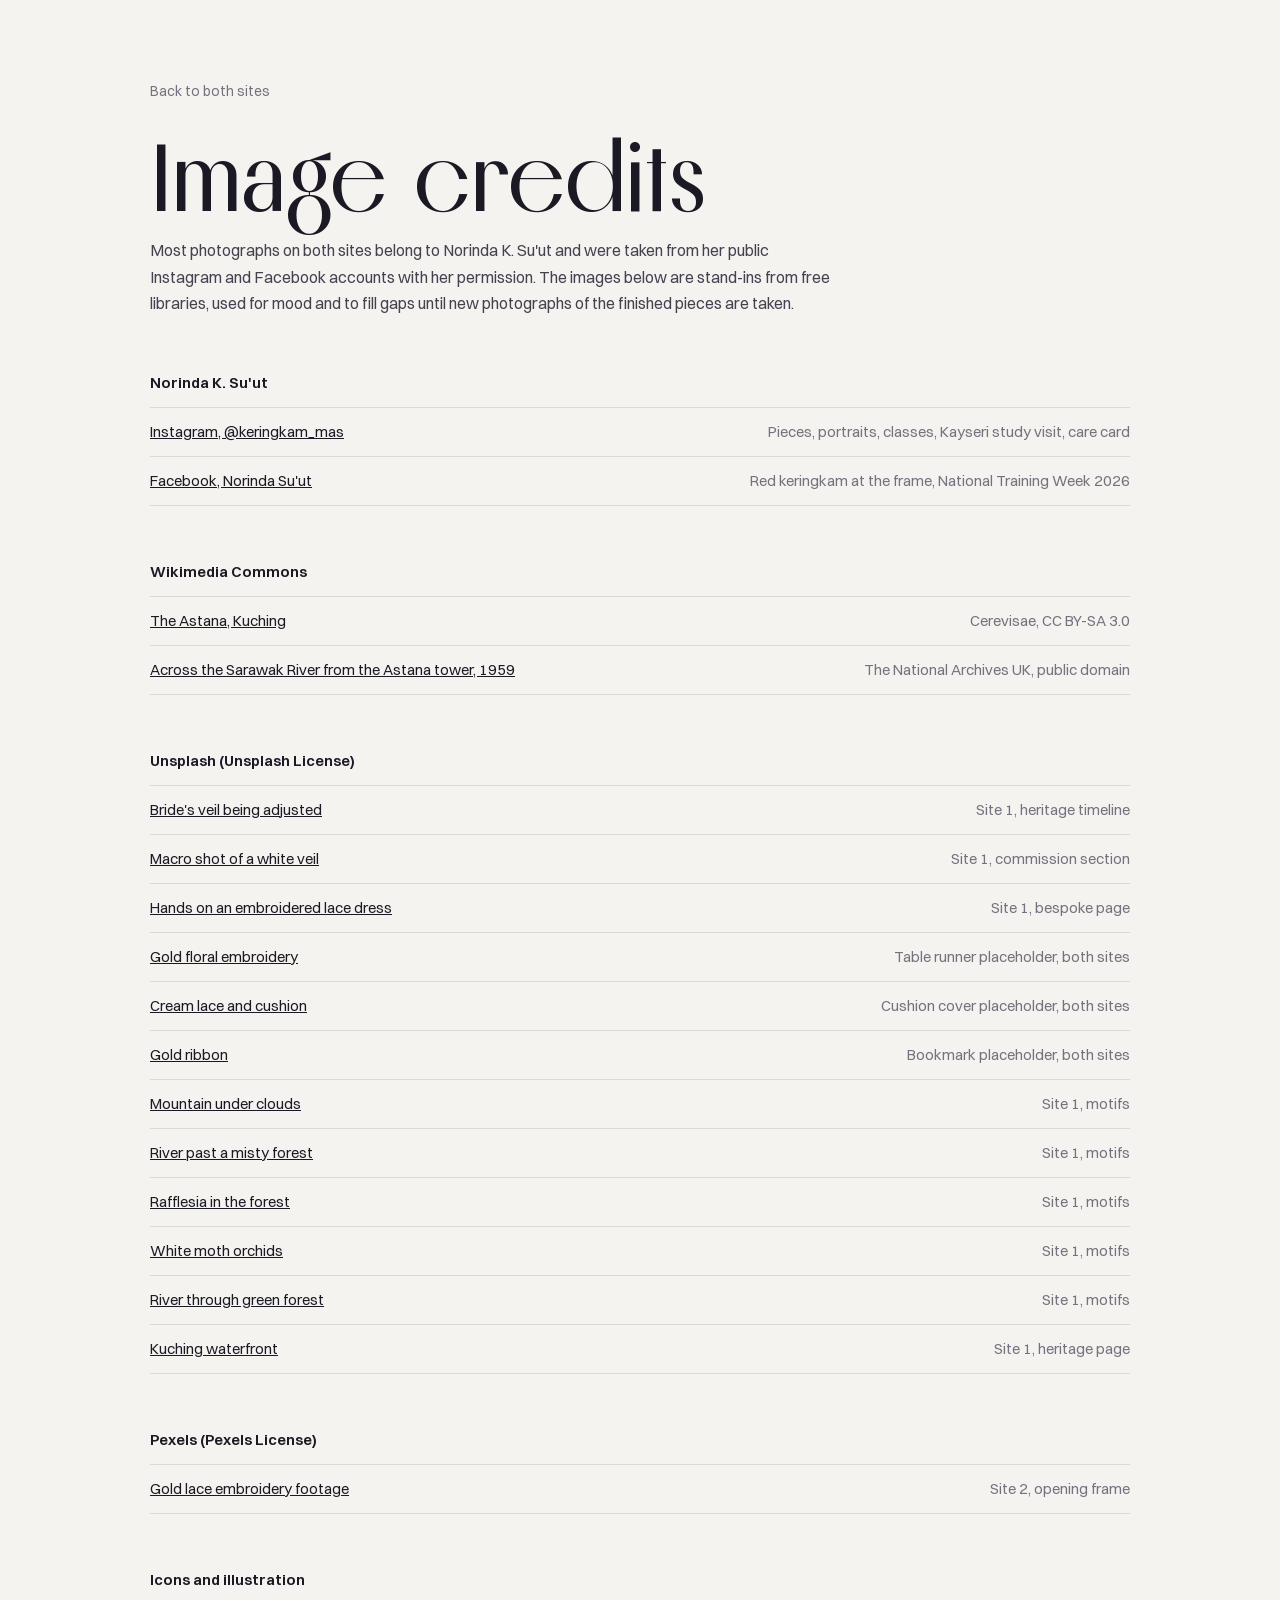
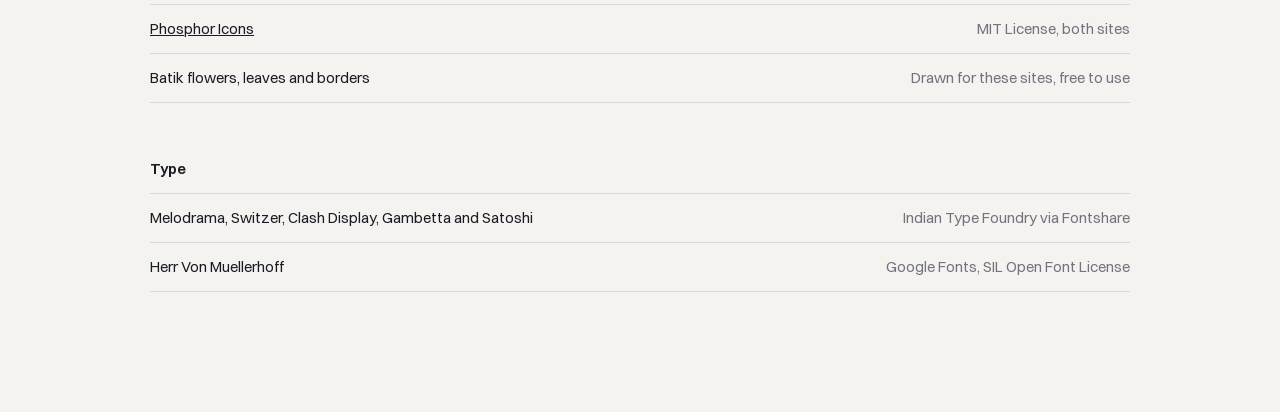
<file: credits.html>
<!doctype html>
<html lang="en">
<head>
  <meta charset="utf-8">
  <meta name="viewport" content="width=device-width, initial-scale=1">
  <title>Image credits | Keringkam websites</title>
  <meta name="theme-color" content="#f4f3f0">
  <link rel="icon" href="data:image/svg+xml,%3Csvg xmlns='http://www.w3.org/2000/svg' viewBox='0 0 48 48'%3E%3Cpath fill='%23b0893f' d='M24 2L26.3 18.46 34.61 13.39 29.54 21.7 46 24 29.54 26.3 34.61 34.61 26.3 29.54 24 46 21.7 29.54 13.39 34.61 18.46 26.3 2 24 18.46 21.7 13.39 13.39 21.7 18.46Z'/%3E%3C/svg%3E">
  <link rel="stylesheet" href="site-1/assets/css/fonts.css">
  <style>
    body { margin: 0; background: #f4f3f0; color: #1b1a24; font-family: 'Switzer', 'Helvetica Neue', Arial, sans-serif; -webkit-font-smoothing: antialiased; }
    main { max-width: 980px; margin: 0 auto; padding: 80px 40px 120px; }
    a { color: inherit; }
    .back { font-size: 14px; color: #74727e; text-decoration: none; }
    .back:hover { color: #1b1a24; }
    h1 { margin: 34px 0 16px; font-family: 'Melodrama', serif; font-weight: 500; font-size: 96px; line-height: .9; }
    h2 { margin: 56px 0 14px; font-size: 15px; font-weight: 600; }
    p { font-size: 16px; line-height: 1.65; color: #44424f; max-width: 680px; }
    ul { margin: 0; padding: 0; border-top: 1px solid rgba(27, 26, 36, .12); }
    li { list-style: none; display: flex; justify-content: space-between; gap: 24px; padding: 14px 0; border-bottom: 1px solid rgba(27, 26, 36, .12); font-size: 15px; }
    li span { color: #74727e; text-align: right; }
  </style>
</head>
<body>
<main>
  <a class="back" href="index.html">Back to both sites</a>
  <h1>Image credits</h1>
  <p>Most photographs on both sites belong to Norinda K. Su'ut and were taken from her public Instagram and Facebook accounts with her permission. The images below are stand-ins from free libraries, used for mood and to fill gaps until new photographs of the finished pieces are taken.</p>

  <h2>Norinda K. Su'ut</h2>
  <ul>
    <li><a href="https://www.instagram.com/keringkam_mas/">Instagram, @keringkam_mas</a><span>Pieces, portraits, classes, Kayseri study visit, care card</span></li>
    <li><a href="https://www.facebook.com/norinda.suut">Facebook, Norinda Su'ut</a><span>Red keringkam at the frame, National Training Week 2026</span></li>
  </ul>

  <h2>Wikimedia Commons</h2>
  <ul>
    <li><a href="https://commons.wikimedia.org/wiki/File:Astana_Sarawak.JPG">The Astana, Kuching</a><span>Cerevisae, CC BY-SA 3.0</span></li>
    <li><a href="https://commons.wikimedia.org/wiki/File:Looking_across_the_Sarawak_river_from_Astana_tower_in_1959.jpg">Across the Sarawak River from the Astana tower, 1959</a><span>The National Archives UK, public domain</span></li>
  </ul>

  <h2>Unsplash (Unsplash License)</h2>
  <ul>
    <li><a href="https://unsplash.com/photos/bride-in-wedding-dress-getting-veil-adjusted-by-attendant-D_5Kf6Du6JY">Bride's veil being adjusted</a><span>Site 1, heritage timeline</span></li>
    <li><a href="https://unsplash.com/photos/macro-shot-of-white-veil-H3SStjMB7XY">Macro shot of a white veil</a><span>Site 1, commission section</span></li>
    <li><a href="https://unsplash.com/photos/a-close-up-of-a-person-wearing-a-wedding-dress-BeHFdxxL6E8">Hands on an embroidered lace dress</a><span>Site 1, bespoke page</span></li>
    <li><a href="https://unsplash.com/photos/gold-floral-embroidery-on-fabric-8zSR5HjPJ9A">Gold floral embroidery</a><span>Table runner placeholder, both sites</span></li>
    <li><a href="https://unsplash.com/photos/silver-and-black-clothes-pin-on-green-textile-X_P6S2Ju2QU">Cream lace and cushion</a><span>Cushion cover placeholder, both sites</span></li>
    <li><a href="https://unsplash.com/photos/gold-ribbon-tape-beside-pack-hUBEJLC5YjI">Gold ribbon</a><span>Bookmark placeholder, both sites</span></li>
    <li><a href="https://unsplash.com/photos/green-trees-and-mountain-under-white-clouds-and-blue-sky-during-daytime-w2Jj7EeOAFo">Mountain under clouds</a><span>Site 1, motifs</span></li>
    <li><a href="https://unsplash.com/photos/river-flowing-past-misty-forest-PGKkjVrk2Qc">River past a misty forest</a><span>Site 1, motifs</span></li>
    <li><a href="https://unsplash.com/photos/a-red-mushroom-sitting-in-the-middle-of-a-forest-82iBXlLodN8">Rafflesia in the forest</a><span>Site 1, motifs</span></li>
    <li><a href="https://unsplash.com/photos/white-moth-orchids-in-bloom-o89rkHtuvxc">White moth orchids</a><span>Site 1, motifs</span></li>
    <li><a href="https://unsplash.com/photos/a-river-running-through-a-lush-green-forest-kuKJ4tkoyCo">River through green forest</a><span>Site 1, motifs</span></li>
    <li><a href="https://unsplash.com/photos/waterfront-scene-with-boats-and-a-historic-building-GnZAqYOf-5s">Kuching waterfront</a><span>Site 1, heritage page</span></li>
  </ul>

  <h2>Pexels (Pexels License)</h2>
  <ul>
    <li><a href="https://www.pexels.com/video/embroidery-of-string-and-cloths-2527845/">Gold lace embroidery footage</a><span>Site 2, opening frame</span></li>
  </ul>

  <h2>Icons and illustration</h2>
  <ul>
    <li><a href="https://phosphoricons.com/">Phosphor Icons</a><span>MIT License, both sites</span></li>
    <li>Batik flowers, leaves and borders<span>Drawn for these sites, free to use</span></li>
  </ul>

  <h2>Type</h2>
  <ul>
    <li>Melodrama, Switzer, Clash Display, Gambetta and Satoshi<span>Indian Type Foundry via Fontshare</span></li>
    <li>Herr Von Muellerhoff<span>Google Fonts, SIL Open Font License</span></li>
  </ul>
</main>
</body>
</html>
</file>
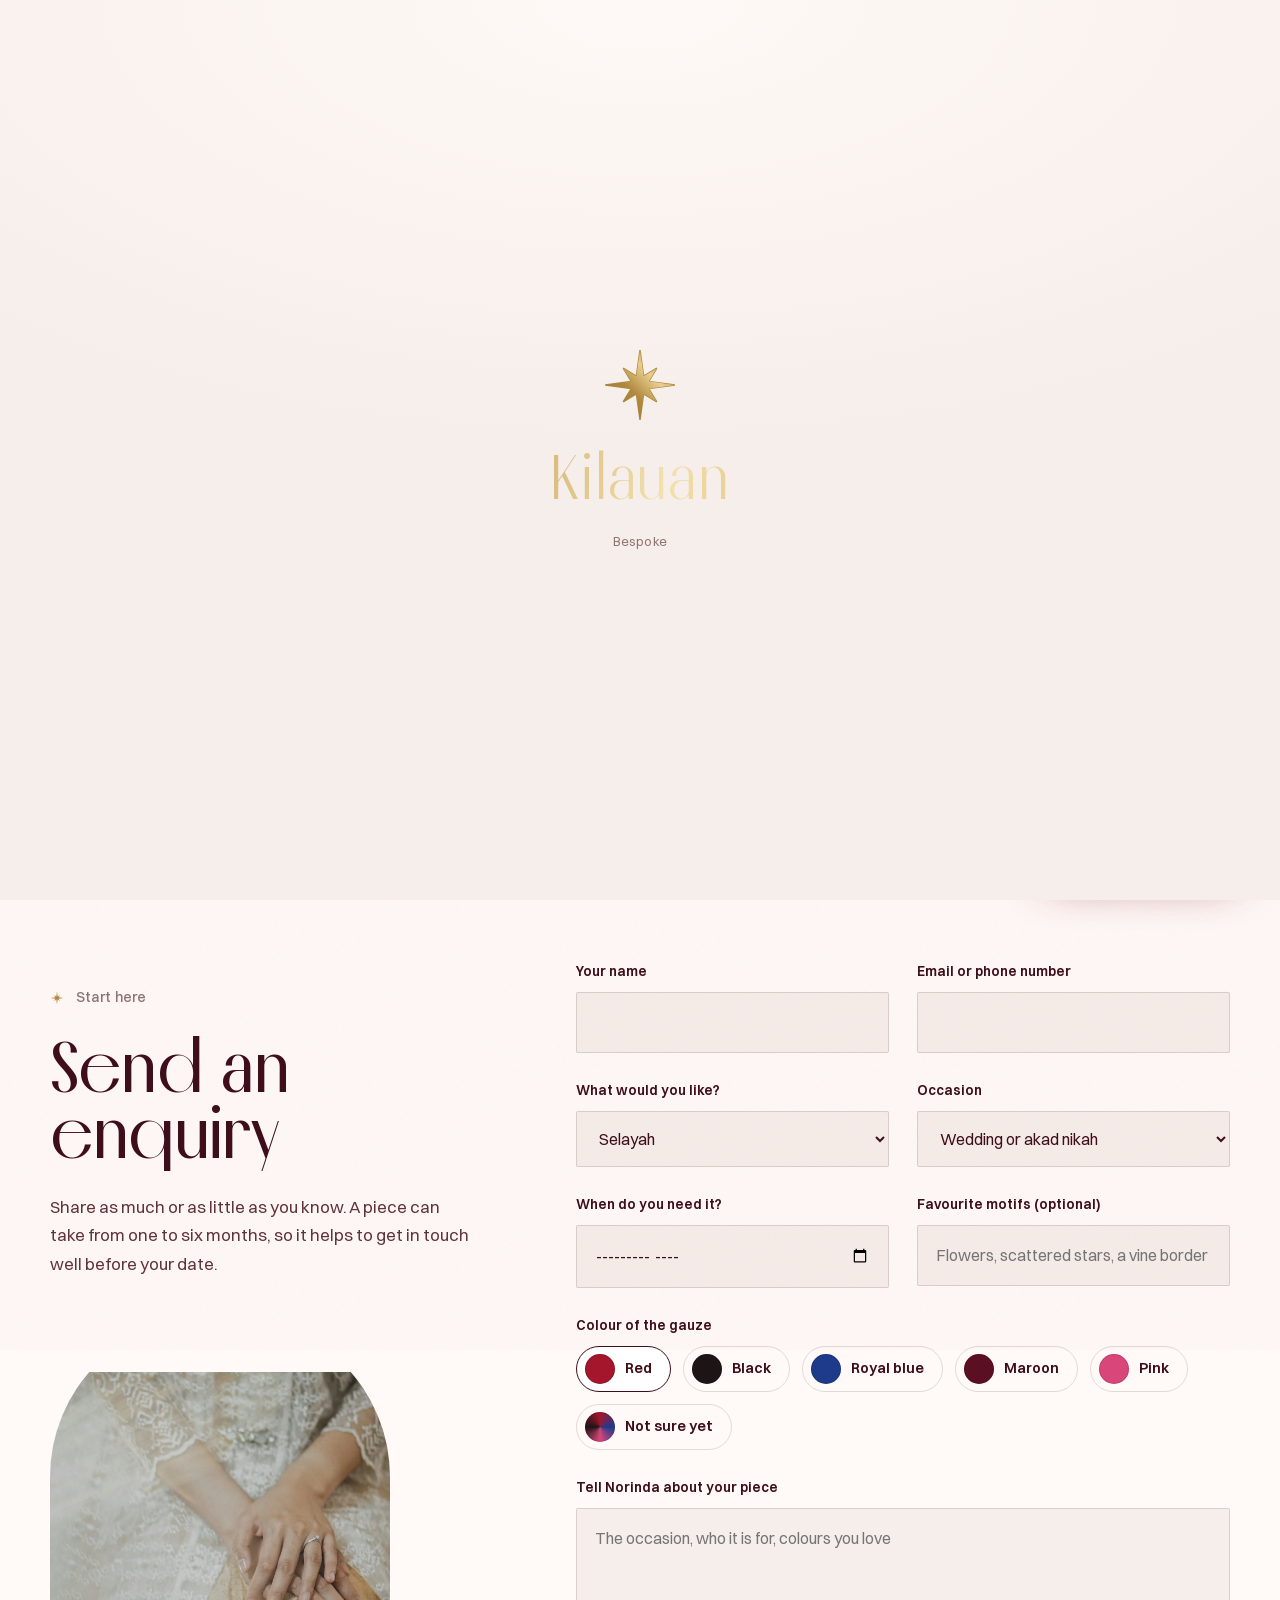
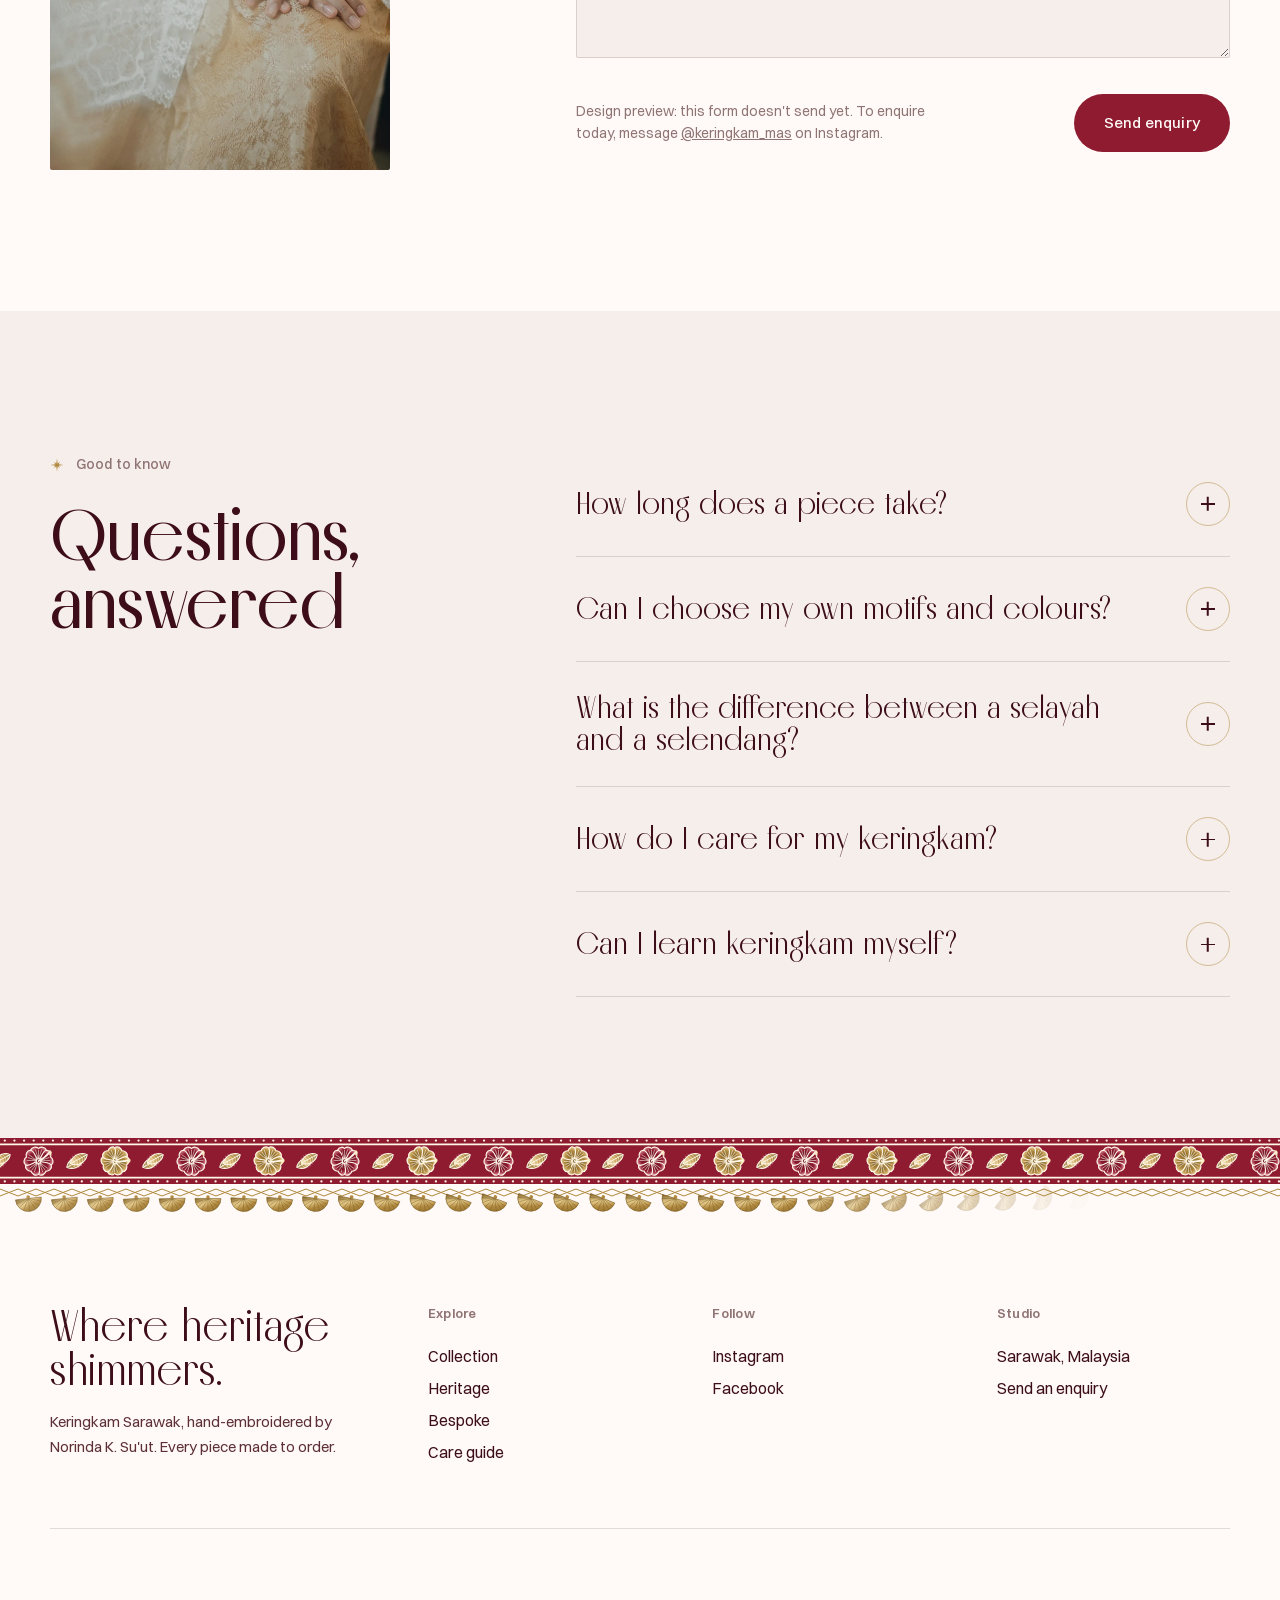
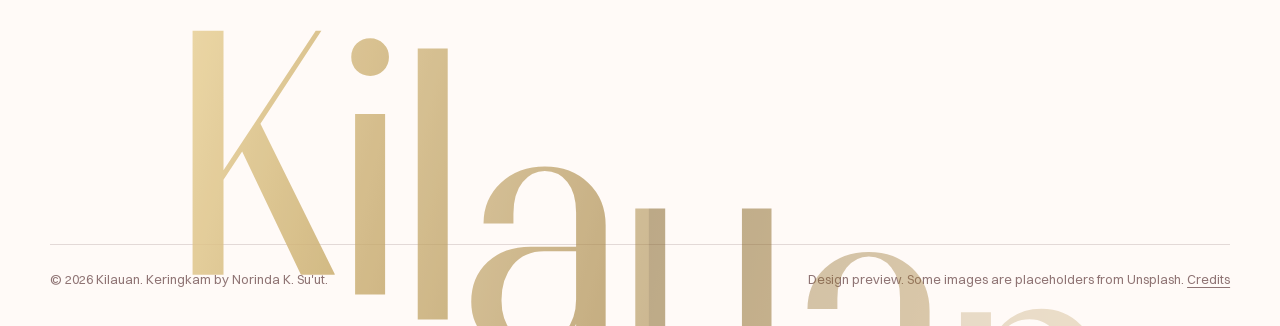
<file: site-1/bespoke.html>
<!doctype html>
<html lang="en">
<head>
  <meta charset="utf-8">
  <meta name="viewport" content="width=device-width, initial-scale=1">
  <title>Bespoke | Kilauan</title>
  <meta name="description" content="Commission a keringkam selayah, selendang or home piece, hand-embroidered by Norinda K. Su'ut.">
  <meta name="theme-color" content="#f6eeea">
  <link rel="icon" href="data:image/svg+xml,%3Csvg xmlns='http://www.w3.org/2000/svg' viewBox='0 0 48 48'%3E%3Cpath fill='%23b0893f' d='M24 2L26.3 18.46 34.61 13.39 29.54 21.7 46 24 29.54 26.3 34.61 34.61 26.3 29.54 24 46 21.7 29.54 13.39 34.61 18.46 26.3 2 24 18.46 21.7 13.39 13.39 21.7 18.46Z'/%3E%3C/svg%3E">
  <link rel="stylesheet" href="assets/css/fonts.css?v=3">
  <link rel="stylesheet" href="assets/vendor/lenis.css">
  <link rel="stylesheet" href="assets/css/style.css?v=3">
  <link rel="stylesheet" href="assets/css/chatbot.css?v=3">
  <script>document.documentElement.classList.add('js');if(location.hash){window.__hash=location.hash;history.replaceState(null,'',location.pathname+location.search);}setTimeout(function(){if(!window.__kilReady){var v=document.querySelector('.veil');if(v)v.style.display='none';}},6000);</script>
</head>
<body class="page-bespoke" data-page="bespoke">
<!-- icons:start --><svg width="0" height="0" style="position:absolute" aria-hidden="true" focusable="false"><symbol id="i-airplane-tilt" viewBox="0 0 256 256" fill="currentColor"><path d="M209,81l-33,31,32,88-24,24-48-72-24,24v24L88,224,72,184,32,168l24-24H80l24-24L32,72,56,48l88,32,31-33A24,24,0,0,1,209,81Z" opacity=".22"/><path d="M185.33,114.21l29.14-27.43.17-.16a32,32,0,0,0-45.26-45.26l-.16.17L141.79,70.67l-83-30.2a8,8,0,0,0-8.39,1.86l-24,24a8,8,0,0,0,1.22,12.31l63.89,42.59L76.69,136H56a8,8,0,0,0-5.65,2.34l-24,24A8,8,0,0,0,29,175.42l36.82,14.73,14.7,36.75.06.16a8,8,0,0,0,13.18,2.47l23.87-23.88A8,8,0,0,0,120,200V179.31l14.76-14.76,42.59,63.89a8,8,0,0,0,12.31,1.22l24-24a8,8,0,0,0,1.86-8.39Zm-.07,97.23-42.59-63.89A8,8,0,0,0,136.8,144a7.09,7.09,0,0,0-.79,0,8,8,0,0,0-5.66,2.34l-24,24A8,8,0,0,0,104,176v20.69L90.93,209.76,79.43,181A8,8,0,0,0,75,176.57l-28.74-11.5L59.32,152H80a8,8,0,0,0,5.66-2.34l24-24a8,8,0,0,0-1.22-12.32L44.56,70.74l13.5-13.49,83.22,30.26a8,8,0,0,0,8.56-2l30.94-32.88A16,16,0,0,1,203.4,75.22l-32.87,30.94a8,8,0,0,0-2,8.56l30.26,83.22Z"/></symbol><symbol id="i-book-open-text" viewBox="0 0 256 256" fill="currentColor"><path d="M232,56V200H160a32,32,0,0,0-32,32V88a32,32,0,0,1,32-32Z" opacity=".22"/><path d="M232,48H160a40,40,0,0,0-32,16A40,40,0,0,0,96,48H24a8,8,0,0,0-8,8V200a8,8,0,0,0,8,8H96a24,24,0,0,1,24,24,8,8,0,0,0,16,0,24,24,0,0,1,24-24h72a8,8,0,0,0,8-8V56A8,8,0,0,0,232,48ZM96,192H32V64H96a24,24,0,0,1,24,24V200A39.81,39.81,0,0,0,96,192Zm128,0H160a39.81,39.81,0,0,0-24,8V88a24,24,0,0,1,24-24h64ZM160,88h40a8,8,0,0,1,0,16H160a8,8,0,0,1,0-16Zm48,40a8,8,0,0,1-8,8H160a8,8,0,0,1,0-16h40A8,8,0,0,1,208,128Zm0,32a8,8,0,0,1-8,8H160a8,8,0,0,1,0-16h40A8,8,0,0,1,208,160Z"/></symbol><symbol id="i-chalkboard-teacher" viewBox="0 0 256 256" fill="currentColor"><path d="M192,80v96H104a32,32,0,1,0-32-32H64V80Z" opacity=".22"/><path d="M216,40H40A16,16,0,0,0,24,56V200a16,16,0,0,0,16,16H53.39a8,8,0,0,0,7.23-4.57,48,48,0,0,1,86.76,0,8,8,0,0,0,7.23,4.57H216a16,16,0,0,0,16-16V56A16,16,0,0,0,216,40ZM80,144a24,24,0,1,1,24,24A24,24,0,0,1,80,144Zm136,56H159.43a64.39,64.39,0,0,0-28.83-26.16,40,40,0,1,0-53.2,0A64.39,64.39,0,0,0,48.57,200H40V56H216ZM56,96V80a8,8,0,0,1,8-8H192a8,8,0,0,1,8,8v96a8,8,0,0,1-8,8H176a8,8,0,0,1,0-16h8V88H72v8a8,8,0,0,1-16,0Z"/></symbol><symbol id="i-chat-circle-dots" viewBox="0 0 256 256" fill="currentColor"><path d="M224,128A96,96,0,0,1,79.93,211.11h0L42.54,223.58a8,8,0,0,1-10.12-10.12l12.47-37.39h0A96,96,0,1,1,224,128Z" opacity=".22"/><path d="M128,24A104,104,0,0,0,36.18,176.88L24.83,210.93a16,16,0,0,0,20.24,20.24l34.05-11.35A104,104,0,1,0,128,24Zm0,192a87.87,87.87,0,0,1-44.06-11.81,8,8,0,0,0-4-1.08,7.85,7.85,0,0,0-2.53.42L40,216,52.47,178.6a8,8,0,0,0-.66-6.54A88,88,0,1,1,128,216Zm12-88a12,12,0,1,1-12-12A12,12,0,0,1,140,128Zm-44,0a12,12,0,1,1-12-12A12,12,0,0,1,96,128Zm88,0a12,12,0,1,1-12-12A12,12,0,0,1,184,128Z"/></symbol><symbol id="i-drop-slash" viewBox="0 0 256 256" fill="currentColor"><path d="M208,144a80,80,0,0,1-160,0c0-72,80-128,80-128S208,72,208,144Z" opacity=".22"/><path d="M53.92,34.62A8,8,0,1,0,42.08,45.38L64.72,70.29C48.32,95,40,119.78,40,144a88,88,0,0,0,149.21,63.22l12.87,14.16a8,8,0,1,0,11.84-10.76ZM128,216a72.08,72.08,0,0,1-72-72c0-19.93,6.68-40.57,19.86-61.46L178.43,195.36A71.84,71.84,0,0,1,128,216ZM90,50.51a8,8,0,0,1-.27-11.31A247.8,247.8,0,0,1,123.41,9.45a8,8,0,0,1,9.18,0C136,11.83,216,68.7,216,144a88.08,88.08,0,0,1-3.15,23.4,8,8,0,0,1-7.71,5.88A7.79,7.79,0,0,1,203,173a8,8,0,0,1-5.59-9.83A72.55,72.55,0,0,0,200,144c0-57.24-55.48-105-72-118a252.23,252.23,0,0,0-26.66,24.23A8,8,0,0,1,90,50.51Z"/></symbol><symbol id="i-envelope-simple" viewBox="0 0 256 256" fill="currentColor"><path d="M224,56l-96,88L32,56Z" opacity=".22"/><path d="M224,48H32a8,8,0,0,0-8,8V192a16,16,0,0,0,16,16H216a16,16,0,0,0,16-16V56A8,8,0,0,0,224,48ZM203.43,64,128,133.15,52.57,64ZM216,192H40V74.19l82.59,75.71a8,8,0,0,0,10.82,0L216,74.19V192Z"/></symbol><symbol id="i-facebook-logo" viewBox="0 0 256 256" fill="currentColor"><path d="M224,128a96,96,0,1,1-96-96A96,96,0,0,1,224,128Z" opacity=".22"/><path d="M128,24A104,104,0,1,0,232,128,104.11,104.11,0,0,0,128,24Zm8,191.63V152h24a8,8,0,0,0,0-16H136V112a16,16,0,0,1,16-16h16a8,8,0,0,0,0-16H152a32,32,0,0,0-32,32v24H96a8,8,0,0,0,0,16h24v63.63a88,88,0,1,1,16,0Z"/></symbol><symbol id="i-gift" viewBox="0 0 256 256" fill="currentColor"><path d="M208,128v72a8,8,0,0,1-8,8H56a8,8,0,0,1-8-8V128Z" opacity=".22"/><path d="M216,72H180.92c.39-.33.79-.65,1.17-1A29.53,29.53,0,0,0,192,49.57,32.62,32.62,0,0,0,158.44,16,29.53,29.53,0,0,0,137,25.91a54.94,54.94,0,0,0-9,14.48,54.94,54.94,0,0,0-9-14.48A29.53,29.53,0,0,0,97.56,16,32.62,32.62,0,0,0,64,49.57,29.53,29.53,0,0,0,73.91,71c.38.33.78.65,1.17,1H40A16,16,0,0,0,24,88v32a16,16,0,0,0,16,16v64a16,16,0,0,0,16,16H200a16,16,0,0,0,16-16V136a16,16,0,0,0,16-16V88A16,16,0,0,0,216,72ZM149,36.51a13.69,13.69,0,0,1,10-4.5h.49A16.62,16.62,0,0,1,176,49.08a13.69,13.69,0,0,1-4.5,10c-9.49,8.4-25.24,11.36-35,12.4C137.7,60.89,141,45.5,149,36.51Zm-64.09.36A16.63,16.63,0,0,1,96.59,32h.49a13.69,13.69,0,0,1,10,4.5c8.39,9.48,11.35,25.2,12.39,34.92-9.72-1-25.44-4-34.92-12.39a13.69,13.69,0,0,1-4.5-10A16.6,16.6,0,0,1,84.87,36.87ZM40,88h80v32H40Zm16,48h64v64H56Zm144,64H136V136h64Zm16-80H136V88h80v32Z"/></symbol><symbol id="i-graduation-cap" viewBox="0 0 256 256" fill="currentColor"><path d="M216,113.07v53.22a8,8,0,0,1-2,5.31c-11.3,12.59-38.9,36.4-86,36.4s-74.68-23.81-86-36.4a8,8,0,0,1-2-5.31V113.07L128,160Z" opacity=".22"/><path d="M251.76,88.94l-120-64a8,8,0,0,0-7.52,0l-120,64a8,8,0,0,0,0,14.12L32,117.87v48.42a15.91,15.91,0,0,0,4.06,10.65C49.16,191.53,78.51,216,128,216a130,130,0,0,0,48-8.76V240a8,8,0,0,0,16,0V199.51a115.63,115.63,0,0,0,27.94-22.57A15.91,15.91,0,0,0,224,166.29V117.87l27.76-14.81a8,8,0,0,0,0-14.12ZM128,200c-43.27,0-68.72-21.14-80-33.71V126.4l76.24,40.66a8,8,0,0,0,7.52,0L176,143.47v46.34C163.4,195.69,147.52,200,128,200Zm80-33.75a97.83,97.83,0,0,1-16,14.25V134.93l16-8.53ZM188,118.94l-.22-.13-56-29.87a8,8,0,0,0-7.52,14.12L171,128l-43,22.93L25,96,128,41.07,231,96Z"/></symbol><symbol id="i-hand-heart" viewBox="0 0 256 256" fill="currentColor"><path d="M16,152H48v56H16a8,8,0,0,1-8-8V160A8,8,0,0,1,16,152ZM192.54,40A39.12,39.12,0,0,0,156,64a39.12,39.12,0,0,0-36.54-24C97.67,40,80,58.31,80,80c0,14.56,7,27.71,16.73,40H140a20,20,0,0,1,0,40h4l37.78-8.68C203.82,135.07,232,109.23,232,80,232,58.31,214.33,40,192.54,40Z" opacity=".22"/><path d="M230.33,141.06a24.34,24.34,0,0,0-18.61-4.77C230.5,117.33,240,98.48,240,80c0-26.47-21.29-48-47.46-48A47.58,47.58,0,0,0,156,48.75,47.58,47.58,0,0,0,119.46,32C93.29,32,72,53.53,72,80c0,11,3.24,21.69,10.06,33a31.87,31.87,0,0,0-14.75,8.4L44.69,144H16A16,16,0,0,0,0,160v40a16,16,0,0,0,16,16H120a7.93,7.93,0,0,0,1.94-.24l64-16a6.94,6.94,0,0,0,1.19-.4L226,182.82l.44-.2a24.6,24.6,0,0,0,3.93-41.56ZM119.46,48A31.15,31.15,0,0,1,148.6,67a8,8,0,0,0,14.8,0,31.15,31.15,0,0,1,29.14-19C209.59,48,224,62.65,224,80c0,19.51-15.79,41.58-45.66,63.9l-11.09,2.55A28,28,0,0,0,140,112H100.68C92.05,100.36,88,90.12,88,80,88,62.65,102.41,48,119.46,48ZM16,160H40v40H16Zm203.43,8.21-38,16.18L119,200H56V155.31l22.63-22.62A15.86,15.86,0,0,1,89.94,128H140a12,12,0,0,1,0,24H112a8,8,0,0,0,0,16h32a8.32,8.32,0,0,0,1.79-.2l67-15.41.31-.08a8.6,8.6,0,0,1,6.3,15.9Z"/></symbol><symbol id="i-hand" viewBox="0 0 256 256" fill="currentColor"><path d="M208,76v76a80,80,0,0,1-80,80c-44.18,0-60.75-21.28-93.32-90a20,20,0,0,1,34.64-20L88,152V60a20,20,0,0,1,40,0V44a20,20,0,0,1,40,0V76a20,20,0,0,1,40,0Z" opacity=".22"/><path d="M188,48a27.75,27.75,0,0,0-12,2.71V44a28,28,0,0,0-54.65-8.6A28,28,0,0,0,80,60v64l-3.82-6.13a28,28,0,0,0-48.6,27.82c16,33.77,28.93,57.72,43.72,72.69C86.24,233.54,103.2,240,128,240a88.1,88.1,0,0,0,88-88V76A28,28,0,0,0,188,48Zm12,104a72.08,72.08,0,0,1-72,72c-20.38,0-33.51-4.88-45.33-16.85C69.44,193.74,57.26,171,41.9,138.58a6.36,6.36,0,0,0-.3-.58,12,12,0,0,1,20.79-12,1.76,1.76,0,0,0,.14.23l18.67,30A8,8,0,0,0,96,152V60a12,12,0,0,1,24,0v60a8,8,0,0,0,16,0V44a12,12,0,0,1,24,0v76a8,8,0,0,0,16,0V76a12,12,0,0,1,24,0Z"/></symbol><symbol id="i-hourglass-medium" viewBox="0 0 256 256" fill="currentColor"><path d="M180.92,88,128,128,74.67,88Z" opacity=".22"/><path d="M200,75.64V40a16,16,0,0,0-16-16H72A16,16,0,0,0,56,40V76a16.07,16.07,0,0,0,6.4,12.8L114.67,128,62.4,167.2A16.07,16.07,0,0,0,56,180v36a16,16,0,0,0,16,16H184a16,16,0,0,0,16-16V180.36a16.09,16.09,0,0,0-6.35-12.77L141.27,128l52.38-39.59A16.09,16.09,0,0,0,200,75.64ZM72,40H184V75.64L178.23,80H77.33L72,76Zm56,78L98.67,96h58.4Zm56,98H72V180l48-36v24a8,8,0,0,0,16,0V144.08l48,36.28Z"/></symbol><symbol id="i-info" viewBox="0 0 256 256" fill="currentColor"><path d="M224,128a96,96,0,1,1-96-96A96,96,0,0,1,224,128Z" opacity=".22"/><path d="M144,176a8,8,0,0,1-8,8,16,16,0,0,1-16-16V128a8,8,0,0,1,0-16,16,16,0,0,1,16,16v40A8,8,0,0,1,144,176Zm88-48A104,104,0,1,1,128,24,104.11,104.11,0,0,1,232,128Zm-16,0a88,88,0,1,0-88,88A88.1,88.1,0,0,0,216,128ZM124,96a12,12,0,1,0-12-12A12,12,0,0,0,124,96Z"/></symbol><symbol id="i-instagram-logo" viewBox="0 0 256 256" fill="currentColor"><path d="M176,32H80A48,48,0,0,0,32,80v96a48,48,0,0,0,48,48h96a48,48,0,0,0,48-48V80A48,48,0,0,0,176,32ZM128,168a40,40,0,1,1,40-40A40,40,0,0,1,128,168Z" opacity=".22"/><path d="M176,24H80A56.06,56.06,0,0,0,24,80v96a56.06,56.06,0,0,0,56,56h96a56.06,56.06,0,0,0,56-56V80A56.06,56.06,0,0,0,176,24Zm40,152a40,40,0,0,1-40,40H80a40,40,0,0,1-40-40V80A40,40,0,0,1,80,40h96a40,40,0,0,1,40,40ZM128,80a48,48,0,1,0,48,48A48.05,48.05,0,0,0,128,80Zm0,80a32,32,0,1,1,32-32A32,32,0,0,1,128,160Zm64-84a12,12,0,1,1-12-12A12,12,0,0,1,192,76Z"/></symbol><symbol id="i-needle" viewBox="0 0 256 256" fill="currentColor"><path d="M206.63,94.63l-24,24C128,128,40,216,40,216s88-88,97.37-142.63l24-24a32,32,0,0,1,45.26,45.26Z" opacity=".22"/><path d="M189.66,66.34a8,8,0,0,1,0,11.32l-16,16a8,8,0,0,1-11.32-11.32l16-16A8,8,0,0,1,189.66,66.34ZM224,72a39.71,39.71,0,0,1-11.72,28.28l-24,24a8,8,0,0,1-4.3,2.23c-51.49,8.84-137.46,94.28-138.32,95.15h0a8,8,0,0,1-11.31-11.32h0C36,208.73,120.69,123.28,129.49,72a8,8,0,0,1,2.23-4.3l24-24A40,40,0,0,1,224,72Zm-16,0a24,24,0,0,0-41-17L144.77,77.29c-4.41,21.15-18.9,46.19-35.49,69.43,23.24-16.59,48.28-31.08,69.43-35.49L201,89A23.85,23.85,0,0,0,208,72Z"/></symbol><symbol id="i-package" viewBox="0 0 256 256" fill="currentColor"><path d="M128,129.09V232a8,8,0,0,1-3.84-1l-88-48.18a8,8,0,0,1-4.16-7V80.18a8,8,0,0,1,.7-3.25Z" opacity=".22"/><path d="M223.68,66.15,135.68,18a15.88,15.88,0,0,0-15.36,0l-88,48.17a16,16,0,0,0-8.32,14v95.64a16,16,0,0,0,8.32,14l88,48.17a15.88,15.88,0,0,0,15.36,0l88-48.17a16,16,0,0,0,8.32-14V80.18A16,16,0,0,0,223.68,66.15ZM128,32l80.34,44-29.77,16.3-80.35-44ZM128,120,47.66,76l33.9-18.56,80.34,44ZM40,90l80,43.78v85.79L40,175.82Zm176,85.78h0l-80,43.79V133.82l32-17.51V152a8,8,0,0,0,16,0V107.55L216,90v85.77Z"/></symbol><symbol id="i-palette" viewBox="0 0 256 256" fill="currentColor"><path d="M224,127.17a96.48,96.48,0,0,1-2.39,22.18A24,24,0,0,1,198.21,168H152a24,24,0,0,0-24,24,24,24,0,0,1-32,22.61C58.73,201.44,32,169.81,32,128a96,96,0,0,1,95-96C179.84,31.47,223.55,74.35,224,127.17Z" opacity=".22"/><path d="M200.77,53.89A103.27,103.27,0,0,0,128,24h-1.07A104,104,0,0,0,24,128c0,43,26.58,79.06,69.36,94.17A32,32,0,0,0,136,192a16,16,0,0,1,16-16h46.21a31.81,31.81,0,0,0,31.2-24.88,104.43,104.43,0,0,0,2.59-24A103.28,103.28,0,0,0,200.77,53.89Zm13,93.71A15.89,15.89,0,0,1,198.21,160H152a32,32,0,0,0-32,32,16,16,0,0,1-21.31,15.07C62.49,194.3,40,164,40,128a88,88,0,0,1,87.09-88h.9a88.35,88.35,0,0,1,88,87.25A88.86,88.86,0,0,1,213.81,147.6ZM140,76a12,12,0,1,1-12-12A12,12,0,0,1,140,76ZM96,100A12,12,0,1,1,84,88,12,12,0,0,1,96,100Zm0,56a12,12,0,1,1-12-12A12,12,0,0,1,96,156Zm88-56a12,12,0,1,1-12-12A12,12,0,0,1,184,100Z"/></symbol><symbol id="i-paper-plane-tilt" viewBox="0 0 256 256" fill="currentColor"><path d="M223.69,42.18l-58.22,192a8,8,0,0,1-14.92,1.25L108,148,20.58,105.45a8,8,0,0,1,1.25-14.92l192-58.22A8,8,0,0,1,223.69,42.18Z" opacity=".22"/><path d="M227.32,28.68a16,16,0,0,0-15.66-4.08l-.15,0L19.57,82.84a16,16,0,0,0-2.49,29.8L102,154l41.3,84.87A15.86,15.86,0,0,0,157.74,248q.69,0,1.38-.06a15.88,15.88,0,0,0,14-11.51l58.2-191.94c0-.05,0-.1,0-.15A16,16,0,0,0,227.32,28.68ZM157.83,231.85l-.05.14,0-.07-40.06-82.3,48-48a8,8,0,0,0-11.31-11.31l-48,48L24.08,98.25l-.07,0,.14,0L216,40Z"/></symbol><symbol id="i-path" viewBox="0 0 256 256" fill="currentColor"><path d="M224,200a24,24,0,1,1-24-24A24,24,0,0,1,224,200Z" opacity=".22"/><path d="M200,168a32.06,32.06,0,0,0-31,24H72a32,32,0,0,1,0-64h96a40,40,0,0,0,0-80H72a8,8,0,0,0,0,16h96a24,24,0,0,1,0,48H72a48,48,0,0,0,0,96h97a32,32,0,1,0,31-40Zm0,48a16,16,0,1,1,16-16A16,16,0,0,1,200,216Z"/></symbol><symbol id="i-ruler" viewBox="0 0 256 256" fill="currentColor"><path d="M229.66,90.34,90.34,229.66a8,8,0,0,1-11.31,0L26.34,177a8,8,0,0,1,0-11.31L165.66,26.34a8,8,0,0,1,11.31,0L229.66,79A8,8,0,0,1,229.66,90.34Z" opacity=".22"/><path d="M235.32,73.37,182.63,20.69a16,16,0,0,0-22.63,0L20.68,160a16,16,0,0,0,0,22.63l52.69,52.68a16,16,0,0,0,22.63,0L235.32,96A16,16,0,0,0,235.32,73.37ZM84.68,224,32,171.31l32-32,26.34,26.35a8,8,0,0,0,11.32-11.32L75.31,128,96,107.31l26.34,26.35a8,8,0,0,0,11.32-11.32L107.31,96,128,75.31l26.34,26.35a8,8,0,0,0,11.32-11.32L139.31,64l32-32L224,84.69Z"/></symbol><symbol id="i-scissors" viewBox="0 0 256 256" fill="currentColor"><path d="M40.2,95.8a28,28,0,1,1,39.6,0A28,28,0,0,1,40.2,95.8Zm0,64.4a28,28,0,1,0,39.6,0A28,28,0,0,0,40.2,160.2Z" opacity=".22"/><path d="M157.73,113.13A8,8,0,0,1,159.82,102L227.48,55.7a8,8,0,0,1,9,13.21l-67.67,46.3a7.92,7.92,0,0,1-4.51,1.4A8,8,0,0,1,157.73,113.13Zm80.87,85.09a8,8,0,0,1-11.12,2.08L136,137.7,93.49,166.78a36,36,0,1,1-9-13.19L121.83,128,84.44,102.41a35.86,35.86,0,1,1,9-13.19l143,97.87A8,8,0,0,1,238.6,198.22ZM80,180a20,20,0,1,0-5.86,14.14A19.85,19.85,0,0,0,80,180ZM74.14,90.13a20,20,0,1,0-28.28,0A19.85,19.85,0,0,0,74.14,90.13Z"/></symbol><symbol id="i-scroll" viewBox="0 0 256 256" fill="currentColor"><path d="M200,176H104s8,6,8,16a24,24,0,0,1-48,0V64A24,24,0,0,0,40,40H176a24,24,0,0,1,24,24Z" opacity=".22"/><path d="M96,104a8,8,0,0,1,8-8h64a8,8,0,0,1,0,16H104A8,8,0,0,1,96,104Zm8,40h64a8,8,0,0,0,0-16H104a8,8,0,0,0,0,16Zm128,48a32,32,0,0,1-32,32H88a32,32,0,0,1-32-32V64a16,16,0,0,0-32,0c0,5.74,4.83,9.62,4.88,9.66h0A8,8,0,0,1,24,88a7.89,7.89,0,0,1-4.79-1.61h0C18.05,85.54,8,77.61,8,64A32,32,0,0,1,40,32H176a32,32,0,0,1,32,32V168h8a8,8,0,0,1,4.8,1.6C222,170.46,232,178.39,232,192ZM96.26,173.48A8.07,8.07,0,0,1,104,168h88V64a16,16,0,0,0-16-16H67.69A31.71,31.71,0,0,1,72,64V192a16,16,0,0,0,32,0c0-5.74-4.83-9.62-4.88-9.66A7.82,7.82,0,0,1,96.26,173.48ZM216,192a12.58,12.58,0,0,0-3.23-8h-94a26.92,26.92,0,0,1,1.21,8,31.82,31.82,0,0,1-4.29,16H200A16,16,0,0,0,216,192Z"/></symbol><symbol id="i-seal-check" viewBox="0 0 256 256" fill="currentColor"><path d="M232,128c0,12.51-17.82,21.95-22.68,33.69-4.68,11.32,1.42,30.65-7.78,39.85s-28.53,3.1-39.85,7.78C150,214.18,140.5,232,128,232s-22-17.82-33.69-22.68c-11.32-4.68-30.65,1.42-39.85-7.78s-3.1-28.53-7.78-39.85C41.82,150,24,140.5,24,128s17.82-22,22.68-33.69C51.36,83,45.26,63.66,54.46,54.46S83,51.36,94.31,46.68C106.05,41.82,115.5,24,128,24S150,41.82,161.69,46.68c11.32,4.68,30.65-1.42,39.85,7.78s3.1,28.53,7.78,39.85C214.18,106.05,232,115.5,232,128Z" opacity=".22"/><path d="M225.86,102.82c-3.77-3.94-7.67-8-9.14-11.57-1.36-3.27-1.44-8.69-1.52-13.94-.15-9.76-.31-20.82-8-28.51s-18.75-7.85-28.51-8c-5.25-.08-10.67-.16-13.94-1.52-3.56-1.47-7.63-5.37-11.57-9.14C146.28,23.51,138.44,16,128,16s-18.27,7.51-25.18,14.14c-3.94,3.77-8,7.67-11.57,9.14C88,40.64,82.56,40.72,77.31,40.8c-9.76.15-20.82.31-28.51,8S41,67.55,40.8,77.31c-.08,5.25-.16,10.67-1.52,13.94-1.47,3.56-5.37,7.63-9.14,11.57C23.51,109.72,16,117.56,16,128s7.51,18.27,14.14,25.18c3.77,3.94,7.67,8,9.14,11.57,1.36,3.27,1.44,8.69,1.52,13.94.15,9.76.31,20.82,8,28.51s18.75,7.85,28.51,8c5.25.08,10.67.16,13.94,1.52,3.56,1.47,7.63,5.37,11.57,9.14C109.72,232.49,117.56,240,128,240s18.27-7.51,25.18-14.14c3.94-3.77,8-7.67,11.57-9.14,3.27-1.36,8.69-1.44,13.94-1.52,9.76-.15,20.82-.31,28.51-8s7.85-18.75,8-28.51c.08-5.25.16-10.67,1.52-13.94,1.47-3.56,5.37-7.63,9.14-11.57C232.49,146.28,240,138.44,240,128S232.49,109.73,225.86,102.82Zm-11.55,39.29c-4.79,5-9.75,10.17-12.38,16.52-2.52,6.1-2.63,13.07-2.73,19.82-.1,7-.21,14.33-3.32,17.43s-10.39,3.22-17.43,3.32c-6.75.1-13.72.21-19.82,2.73-6.35,2.63-11.52,7.59-16.52,12.38S132,224,128,224s-9.15-4.92-14.11-9.69-10.17-9.75-16.52-12.38c-6.1-2.52-13.07-2.63-19.82-2.73-7-.1-14.33-.21-17.43-3.32s-3.22-10.39-3.32-17.43c-.1-6.75-.21-13.72-2.73-19.82-2.63-6.35-7.59-11.52-12.38-16.52S32,132,32,128s4.92-9.15,9.69-14.11,9.75-10.17,12.38-16.52c2.52-6.1,2.63-13.07,2.73-19.82.1-7,.21-14.33,3.32-17.43S70.51,56.9,77.55,56.8c6.75-.1,13.72-.21,19.82-2.73,6.35-2.63,11.52-7.59,16.52-12.38S124,32,128,32s9.15,4.92,14.11,9.69,10.17,9.75,16.52,12.38c6.1,2.52,13.07,2.63,19.82,2.73,7,.1,14.33.21,17.43,3.32s3.22,10.39,3.32,17.43c.1,6.75.21,13.72,2.73,19.82,2.63,6.35,7.59,11.52,12.38,16.52S224,124,224,128,219.08,137.15,214.31,142.11ZM173.66,98.34a8,8,0,0,1,0,11.32l-56,56a8,8,0,0,1-11.32,0l-24-24a8,8,0,0,1,11.32-11.32L112,148.69l50.34-50.35A8,8,0,0,1,173.66,98.34Z"/></symbol><symbol id="i-shopping-bag" viewBox="0 0 256 256" fill="currentColor"><path d="M224,56V200a8,8,0,0,1-8,8H40a8,8,0,0,1-8-8V56a8,8,0,0,1,8-8H216A8,8,0,0,1,224,56Z" opacity=".22"/><path d="M216,40H40A16,16,0,0,0,24,56V200a16,16,0,0,0,16,16H216a16,16,0,0,0,16-16V56A16,16,0,0,0,216,40Zm0,160H40V56H216V200ZM176,88a48,48,0,0,1-96,0,8,8,0,0,1,16,0,32,32,0,0,0,64,0,8,8,0,0,1,16,0Z"/></symbol><symbol id="i-sparkle" viewBox="0 0 256 256" fill="currentColor"><path d="M194.82,151.43l-55.09,20.3-20.3,55.09a7.92,7.92,0,0,1-14.86,0l-20.3-55.09-55.09-20.3a7.92,7.92,0,0,1,0-14.86l55.09-20.3,20.3-55.09a7.92,7.92,0,0,1,14.86,0l20.3,55.09,55.09,20.3A7.92,7.92,0,0,1,194.82,151.43Z" opacity=".22"/><path d="M197.58,129.06,146,110l-19-51.62a15.92,15.92,0,0,0-29.88,0L78,110l-51.62,19a15.92,15.92,0,0,0,0,29.88L78,178l19,51.62a15.92,15.92,0,0,0,29.88,0L146,178l51.62-19a15.92,15.92,0,0,0,0-29.88ZM137,164.22a8,8,0,0,0-4.74,4.74L112,223.85,91.78,169A8,8,0,0,0,87,164.22L32.15,144,87,123.78A8,8,0,0,0,91.78,119L112,64.15,132.22,119a8,8,0,0,0,4.74,4.74L191.85,144ZM144,40a8,8,0,0,1,8-8h16V16a8,8,0,0,1,16,0V32h16a8,8,0,0,1,0,16H184V64a8,8,0,0,1-16,0V48H152A8,8,0,0,1,144,40ZM248,88a8,8,0,0,1-8,8h-8v8a8,8,0,0,1-16,0V96h-8a8,8,0,0,1,0-16h8V72a8,8,0,0,1,16,0v8h8A8,8,0,0,1,248,88Z"/></symbol><symbol id="i-student" viewBox="0 0 256 256" fill="currentColor"><path d="M224,64,128,96,32,64l96-32Z" opacity=".22"/><path d="M226.53,56.41l-96-32a8,8,0,0,0-5.06,0l-96,32a8,8,0,0,0-5.4,6.75A5,5,0,0,0,24,64v80a8,8,0,0,0,16,0V75.1L73.59,86.29a64,64,0,0,0,20.65,88.05c-18,7.06-33.56,19.83-44.94,37.29a8,8,0,1,0,13.4,8.74C77.77,197.25,101.57,184,128,184s50.23,13.25,65.3,36.37a8,8,0,0,0,13.4-8.74c-11.38-17.46-27-30.23-44.94-37.29a64,64,0,0,0,20.65-88l44.12-14.7a8,8,0,0,0,0-15.18ZM176,120A48,48,0,1,1,89.35,91.55l36.12,12a8,8,0,0,0,5.06,0l36.12-12A47.89,47.89,0,0,1,176,120ZM128,87.57,57.3,64,128,40.43,198.7,64Z"/></symbol><symbol id="i-sun" viewBox="0 0 256 256" fill="currentColor"><path d="M184,128a56,56,0,1,1-56-56A56,56,0,0,1,184,128Z" opacity=".22"/><path d="M120,40V16a8,8,0,0,1,16,0V40a8,8,0,0,1-16,0Zm72,88a64,64,0,1,1-64-64A64.07,64.07,0,0,1,192,128Zm-16,0a48,48,0,1,0-48,48A48.05,48.05,0,0,0,176,128ZM58.34,69.66A8,8,0,0,0,69.66,58.34l-16-16A8,8,0,0,0,42.34,53.66Zm0,116.68-16,16a8,8,0,0,0,11.32,11.32l16-16a8,8,0,0,0-11.32-11.32ZM192,72a8,8,0,0,0,5.66-2.34l16-16a8,8,0,0,0-11.32-11.32l-16,16A8,8,0,0,0,192,72Zm5.66,114.34a8,8,0,0,0-11.32,11.32l16,16a8,8,0,0,0,11.32-11.32ZM48,128a8,8,0,0,0-8-8H16a8,8,0,0,0,0,16H40A8,8,0,0,0,48,128Zm80,80a8,8,0,0,0-8,8v24a8,8,0,0,0,16,0V216A8,8,0,0,0,128,208Zm112-88H216a8,8,0,0,0,0,16h24a8,8,0,0,0,0-16Z"/></symbol><symbol id="i-tag" viewBox="0 0 256 256" fill="currentColor"><path d="M237.66,153,153,237.66a8,8,0,0,1-11.31,0L42.34,138.34A8,8,0,0,1,40,132.69V40h92.69a8,8,0,0,1,5.65,2.34l99.32,99.32A8,8,0,0,1,237.66,153Z" opacity=".22"/><path d="M243.31,136,144,36.69A15.86,15.86,0,0,0,132.69,32H40a8,8,0,0,0-8,8v92.69A15.86,15.86,0,0,0,36.69,144L136,243.31a16,16,0,0,0,22.63,0l84.68-84.68a16,16,0,0,0,0-22.63Zm-96,96L48,132.69V48h84.69L232,147.31ZM96,84A12,12,0,1,1,84,72,12,12,0,0,1,96,84Z"/></symbol><symbol id="i-ticket" viewBox="0 0 256 256" fill="currentColor"><path d="M200,128a32,32,0,0,0,32,32v32a8,8,0,0,1-8,8H96V56H224a8,8,0,0,1,8,8V96A32,32,0,0,0,200,128Z" opacity=".22"/><path d="M232,104a8,8,0,0,0,8-8V64a16,16,0,0,0-16-16H32A16,16,0,0,0,16,64V96a8,8,0,0,0,8,8,24,24,0,0,1,0,48,8,8,0,0,0-8,8v32a16,16,0,0,0,16,16H224a16,16,0,0,0,16-16V160a8,8,0,0,0-8-8,24,24,0,0,1,0-48ZM32,167.2a40,40,0,0,0,0-78.4V64H88V192H32Zm192,0V192H104V64H224V88.8a40,40,0,0,0,0,78.4Z"/></symbol><symbol id="i-user-circle" viewBox="0 0 256 256" fill="currentColor"><path d="M224,128a95.76,95.76,0,0,1-31.8,71.37A72,72,0,0,0,128,160a40,40,0,1,0-40-40,40,40,0,0,0,40,40,72,72,0,0,0-64.2,39.37h0A96,96,0,1,1,224,128Z" opacity=".22"/><path d="M128,24A104,104,0,1,0,232,128,104.11,104.11,0,0,0,128,24ZM74.08,197.5a64,64,0,0,1,107.84,0,87.83,87.83,0,0,1-107.84,0ZM96,120a32,32,0,1,1,32,32A32,32,0,0,1,96,120Zm97.76,66.41a79.66,79.66,0,0,0-36.06-28.75,48,48,0,1,0-59.4,0,79.66,79.66,0,0,0-36.06,28.75,88,88,0,1,1,131.52,0Z"/></symbol><symbol id="i-users-three" viewBox="0 0 256 256" fill="currentColor"><path d="M168,144a40,40,0,1,1-40-40A40,40,0,0,1,168,144ZM64,56A32,32,0,1,0,96,88,32,32,0,0,0,64,56Zm128,0a32,32,0,1,0,32,32A32,32,0,0,0,192,56Z" opacity=".22"/><path d="M244.8,150.4a8,8,0,0,1-11.2-1.6A51.6,51.6,0,0,0,192,128a8,8,0,0,1,0-16,24,24,0,1,0-23.24-30,8,8,0,1,1-15.5-4A40,40,0,1,1,219,117.51a67.94,67.94,0,0,1,27.43,21.68A8,8,0,0,1,244.8,150.4ZM190.92,212a8,8,0,1,1-13.85,8,57,57,0,0,0-98.15,0,8,8,0,1,1-13.84-8,72.06,72.06,0,0,1,33.74-29.92,48,48,0,1,1,58.36,0A72.06,72.06,0,0,1,190.92,212ZM128,176a32,32,0,1,0-32-32A32,32,0,0,0,128,176ZM72,120a8,8,0,0,0-8-8A24,24,0,1,1,87.24,82a8,8,0,1,0,15.5-4A40,40,0,1,0,37,117.51,67.94,67.94,0,0,0,9.6,139.19a8,8,0,1,0,12.8,9.61A51.6,51.6,0,0,1,64,128,8,8,0,0,0,72,120Z"/></symbol><symbol id="i-arrow-left" viewBox="0 0 256 256" fill="currentColor"><path d="M228,128a12,12,0,0,1-12,12H69l51.52,51.51a12,12,0,0,1-17,17l-72-72a12,12,0,0,1,0-17l72-72a12,12,0,0,1,17,17L69,116H216A12,12,0,0,1,228,128Z"/></symbol><symbol id="i-arrow-up-right" viewBox="0 0 256 256" fill="currentColor"><path d="M204,64V168a12,12,0,0,1-24,0V93L72.49,200.49a12,12,0,0,1-17-17L163,76H88a12,12,0,0,1,0-24H192A12,12,0,0,1,204,64Z"/></symbol><symbol id="i-paper-plane-right" viewBox="0 0 256 256" fill="currentColor"><path d="M233.86,110.48,65.8,14.58A20,20,0,0,0,37.15,38.64L67.33,128,37.15,217.36A20,20,0,0,0,56,244a20.1,20.1,0,0,0,9.81-2.58l.09-.06,168-96.07a20,20,0,0,0,0-34.81ZM63.19,215.26,88.61,140H144a12,12,0,0,0,0-24H88.61L63.18,40.72l152.76,87.17Z"/></symbol><symbol id="i-x" viewBox="0 0 256 256" fill="currentColor"><path d="M208.49,191.51a12,12,0,0,1-17,17L128,145,64.49,208.49a12,12,0,0,1-17-17L111,128,47.51,64.49a12,12,0,0,1,17-17L128,111l63.51-63.52a12,12,0,0,1,17,17L145,128Z"/></symbol></svg><!-- icons:end -->

<svg width="0" height="0" style="position:absolute" aria-hidden="true" focusable="false">
  <defs>
    <linearGradient id="g-gold" x1="0" y1="0" x2="1" y2="1">
      <stop offset="0" stop-color="#7e5f25"/><stop offset=".35" stop-color="#e9cf8f"/><stop offset=".6" stop-color="#b0893f"/><stop offset="1" stop-color="#8a6a2b"/>
    </linearGradient>
  </defs>
  <symbol id="i-star" viewBox="0 0 48 48"><path fill="currentColor" d="M24 2L26.3 18.46 34.61 13.39 29.54 21.7 46 24 29.54 26.3 34.61 34.61 26.3 29.54 24 46 21.7 29.54 13.39 34.61 18.46 26.3 2 24 18.46 21.7 13.39 13.39 21.7 18.46Z"/></symbol>
  <symbol id="i-ig" viewBox="0 0 24 24"><g fill="none" stroke="currentColor" stroke-width="1.6"><rect x="3" y="3" width="18" height="18" rx="5"/><circle cx="12" cy="12" r="4.2"/><circle cx="17.4" cy="6.6" r=".6" fill="currentColor"/></g></symbol>
</svg>

<div class="veil" aria-hidden="true">
  <div class="veil__sheet">
    <div class="veil__center">
      <div class="veil__mark">
        <svg viewBox="0 0 48 48"><path class="veil__star" fill="none" stroke="currentColor" stroke-width=".9" d="M24 2L26.3 18.46 34.61 13.39 29.54 21.7 46 24 29.54 26.3 34.61 34.61 26.3 29.54 24 46 21.7 29.54 13.39 34.61 18.46 26.3 2 24 18.46 21.7 13.39 13.39 21.7 18.46Z"/><path class="veil__star-fill" fill="url(#g-gold)" d="M24 2L26.3 18.46 34.61 13.39 29.54 21.7 46 24 29.54 26.3 34.61 34.61 26.3 29.54 24 46 21.7 29.54 13.39 34.61 18.46 26.3 2 24 18.46 21.7 13.39 13.39 21.7 18.46Z" opacity="0"/></svg>
        <div class="veil__word"><span class="gold-text">Kilauan</span></div>
        <div class="veil__note">Bespoke</div>
      </div>
    </div>
    <svg class="veil__edge" viewBox="0 0 1440 160" preserveAspectRatio="none"><path d="M0 0 H1440 V0 Q720 0 0 0 Z"/></svg>
  </div>
</div>

<div class="cursor" aria-hidden="true"></div>
<div class="cursor-ring" aria-hidden="true"><span class="cursor-label"></span></div>

<header class="nav">
  <a class="nav__brand" href="index.html" aria-label="Kilauan home"><svg><use href="#i-star"/></svg><b>Kilauan</b></a>
  <nav class="nav__links" aria-label="Main">
    <a href="collection.html">Collection</a>
    <a href="heritage.html">Heritage</a>
    <a href="bespoke.html">Bespoke</a>
    <a href="index.html#care">Care</a>
  </nav>
  <a class="btn btn--solid nav__cta" href="bespoke.html#enquire" data-magnetic><span>Enquire</span></a>
</header>

<main id="main">
  <section class="page-hero">
    <div class="page-hero__grid">
      <h1 data-lines>Your piece.<br>Your story.</h1>
      <div class="page-hero__aside" data-fade>
        <p class="kicker"><svg><use href="#i-star"/></svg>Commission a keringkam</p>
        <p class="lead">A selayah, a selendang or a piece for the home, designed around your occasion, your colours and the motifs you love, then stitched by hand.</p>
      </div>
    </div>
    <ol class="process" data-stagger>
      <li><b>01</b><h3>Enquire</h3><p>Tell Norinda about the occasion, the date and what you have in mind.</p></li>
      <li><b>02</b><h3>Design</h3><p>Choose the form, the colour of the gauze and the motifs together.</p></li>
      <li><b>03</b><h3>Stitch</h3><p>Your piece is worked by hand on the frame, one pierce at a time.</p></li>
      <li><b>04</b><h3>Finish</h3><p>Borders and edges are completed and checked in good light.</p></li>
      <li><b>05</b><h3>Receive</h3><p>Your keringkam arrives with its care card, ready to be treasured.</p></li>
    </ol>
  </section>

  <section class="section enquire" id="enquire">
    <div class="wrap enquire__grid">
      <aside class="enquire__aside">
        <p class="kicker"><svg><use href="#i-star"/></svg>Start here</p>
        <h2 class="h-lg" style="margin-top:22px" data-lines>Send an enquiry</h2>
        <p data-fade>Share as much or as little as you know. A piece can take from one to six months, so it helps to get in touch well before your date.</p>
        <figure data-reveal><img src="assets/img/s-kebaya-hands.webp" alt="Hands resting on an embroidered lace bridal outfit" loading="lazy"></figure>
      </aside>

      <form class="form" data-enquiry novalidate>
        <div class="field">
          <label for="f-name">Your name</label>
          <input id="f-name" name="name" type="text" autocomplete="name" required>
          <span class="field__error">Please add your name.</span>
        </div>
        <div class="field">
          <label for="f-contact">Email or phone number</label>
          <input id="f-contact" name="contact" type="text" autocomplete="email" required>
          <span class="field__error">Please add a way for Norinda to reply.</span>
        </div>
        <div class="field">
          <label for="f-piece">What would you like?</label>
          <select id="f-piece" name="piece">
            <option>Selayah</option><option>Selendang</option><option>Framed keringkam</option><option>Table runner</option><option>Cushion cover</option><option>Bookmark</option><option>A place in a class</option><option>Something else</option>
          </select>
        </div>
        <div class="field">
          <label for="f-occasion">Occasion</label>
          <select id="f-occasion" name="occasion">
            <option>Wedding or akad nikah</option><option>Engagement</option><option>Khatam Al-Quran</option><option>A gift</option><option>For the home</option><option>Other</option>
          </select>
        </div>
        <div class="field">
          <label for="f-date">When do you need it?</label>
          <input id="f-date" name="date" type="month">
        </div>
        <div class="field">
          <label for="f-motif">Favourite motifs (optional)</label>
          <input id="f-motif" name="motifs" type="text" placeholder="Flowers, scattered stars, a vine border">
        </div>
        <fieldset class="field field--full">
          <legend>Colour of the gauze</legend>
          <div class="swatches">
            <label class="swatch"><input type="radio" name="gauze" value="Red" checked><span><i style="background:#a3162b"></i>Red</span></label>
            <label class="swatch"><input type="radio" name="gauze" value="Black"><span><i style="background:#1d1416"></i>Black</span></label>
            <label class="swatch"><input type="radio" name="gauze" value="Royal blue"><span><i style="background:#1e3a8a"></i>Royal blue</span></label>
            <label class="swatch"><input type="radio" name="gauze" value="Maroon"><span><i style="background:#5a0f22"></i>Maroon</span></label>
            <label class="swatch"><input type="radio" name="gauze" value="Pink"><span><i style="background:#d8467a"></i>Pink</span></label>
            <label class="swatch"><input type="radio" name="gauze" value="Undecided"><span><i style="background:conic-gradient(#a3162b,#1e3a8a,#d8467a,#1d1416,#a3162b)"></i>Not sure yet</span></label>
          </div>
        </fieldset>
        <div class="field field--full">
          <label for="f-message">Tell Norinda about your piece</label>
          <textarea id="f-message" name="message" required placeholder="The occasion, who it is for, colours you love"></textarea>
          <span class="field__error">A few words help Norinda prepare her reply.</span>
        </div>
        <div class="form__foot">
          <p class="small">Design preview: this form doesn't send yet. To enquire today, message <a href="https://www.instagram.com/keringkam_mas/" target="_blank" rel="noopener" style="text-decoration:underline">@keringkam_mas</a> on Instagram.</p>
          <button class="btn btn--solid" type="submit" data-magnetic><span>Send enquiry</span></button>
        </div>
        <div class="form__done" role="status">
          <h3>Thank you, <span data-done-name>there</span>.</h3>
          <p>In the finished site your enquiry will go straight to Norinda. For now, please send the same details to @keringkam_mas on Instagram.</p>
          <a class="btn btn--ghost" href="https://www.instagram.com/keringkam_mas/" target="_blank" rel="noopener" style="margin-top:24px"><span><svg><use href="#i-ig"/></svg>Open Instagram</span></a>
        </div>
      </form>
    </div>
  </section>

  <section class="section" id="faq">
    <div class="wrap" style="display:grid;grid-template-columns:.8fr 1.2fr;gap:7vw;align-items:start">
      <div style="position:sticky;top:130px">
        <p class="kicker"><svg><use href="#i-star"/></svg>Good to know</p>
        <h2 class="h-lg" style="margin-top:22px" data-lines>Questions, answered</h2>
      </div>
      <div class="faq">
        <div class="faq__item">
          <button class="faq__q" aria-expanded="false">How long does a piece take?<i></i></button>
          <div class="faq__a"><p>It depends on the size of the piece and how dense the motifs are. A selayah or selendang can take from one to six months, so it helps to get in touch well before your date.</p></div>
        </div>
        <div class="faq__item">
          <button class="faq__q" aria-expanded="false">Can I choose my own motifs and colours?<i></i></button>
          <div class="faq__a"><p>Yes. Every piece is made to order. You choose the form, the colour of the gauze and the motifs, and Norinda designs the layout with you before the first stitch.</p></div>
        </div>
        <div class="faq__item">
          <button class="faq__q" aria-expanded="false">What is the difference between a selayah and a selendang?<i></i></button>
          <div class="faq__a"><p>The selayah is the smaller veil, about 55 × 95 cm, worn over the head and resting on the shoulders. The selendang is the wider shawl, about 77 × 156 cm, draped from the head to the waist.</p></div>
        </div>
        <div class="faq__item">
          <button class="faq__q" aria-expanded="false">How do I care for my keringkam?<i></i></button>
          <div class="faq__a"><p>Never wash or dry-clean it. Roll it around acid-free paper rather than folding it, keep it away from sunlight, moisture, perfume and cosmetics, and always handle it with clean, dry hands. Every piece comes with a care card.</p></div>
        </div>
        <div class="faq__item">
          <button class="faq__q" aria-expanded="false">Can I learn keringkam myself?<i></i></button>
          <div class="faq__a"><p>Yes. Norinda teaches keringkam through classes and workshops, including National Training Week courses at UNIMAS. Choose "A place in a class" in the form above to ask about the next one.</p></div>
        </div>
      </div>
    </div>
  </section>
</main>

<div class="kband" aria-hidden="true"></div>
<footer class="footer">
  <div class="footer__fringe" aria-hidden="true"><svg data-fringe="footer"></svg></div>
  <div class="footer__top">
    <div>
      <p class="footer__tag">Where heritage shimmers.</p>
      <p>Keringkam Sarawak, hand-embroidered by Norinda K. Su'ut. Every piece made to order.</p>
    </div>
    <div>
      <h4>Explore</h4>
      <ul><li><a href="collection.html">Collection</a></li><li><a href="heritage.html">Heritage</a></li><li><a href="bespoke.html">Bespoke</a></li><li><a href="index.html#care">Care guide</a></li></ul>
    </div>
    <div>
      <h4>Follow</h4>
      <ul><li><a href="https://www.instagram.com/keringkam_mas/" target="_blank" rel="noopener">Instagram</a></li><li><a href="https://www.facebook.com/norinda.suut" target="_blank" rel="noopener">Facebook</a></li></ul>
    </div>
    <div>
      <h4>Studio</h4>
      <ul><li>Sarawak, Malaysia</li><li><a href="bespoke.html#enquire">Send an enquiry</a></li></ul>
    </div>
  </div>
  <div class="footer__mark gold-text" aria-hidden="true" data-footer-mark>Kilauan</div>
  <div class="footer__bottom">
    <span>© 2026 Kilauan. Keringkam by Norinda K. Su'ut.</span>
    <span>Design preview. Some images are placeholders from Unsplash. <a href="../credits.html">Credits</a></span>
  </div>
</footer>

<script>
window.CHAT_CONFIG = {
  name: 'Kilauan assistant',
  brand: 'Kilauan',
  avatar: 'assets/img/k-portrait-tall.webp',
  img: 'assets/img/',
  launchLabel: 'Ask Kilauan',
  tipTitle: 'Salam! Need a hand?',
  greeting: "Salam and welcome to Kilauan! I'm the automated assistant for Norinda K. Su'ut's keringkam. Ask me about classes, lessons, shows, the pieces for sale, care, or our story.",
  pieceParam: true,
  links: { shop: 'collection.html', classes: 'index.html#classes', lessons: 'index.html#classes', events: 'heritage.html', care: 'index.html#care', about: 'heritage.html', enquiry: 'bespoke.html#enquire', join: 'bespoke.html#enquire' }
};
</script>
<script src="assets/vendor/gsap.min.js"></script>
<script src="assets/vendor/ScrollTrigger.min.js"></script>
<script src="assets/vendor/SplitText.min.js"></script>
<script src="assets/vendor/DrawSVGPlugin.min.js"></script>
<script src="assets/vendor/CustomEase.min.js"></script>
<script src="assets/vendor/lenis.min.js"></script>
<script src="assets/js/focus.js?v=3"></script>
<script src="assets/js/chatbot.js?v=3"></script>
<script src="assets/js/main.js?v=3"></script>
</body>
</html>
</file>
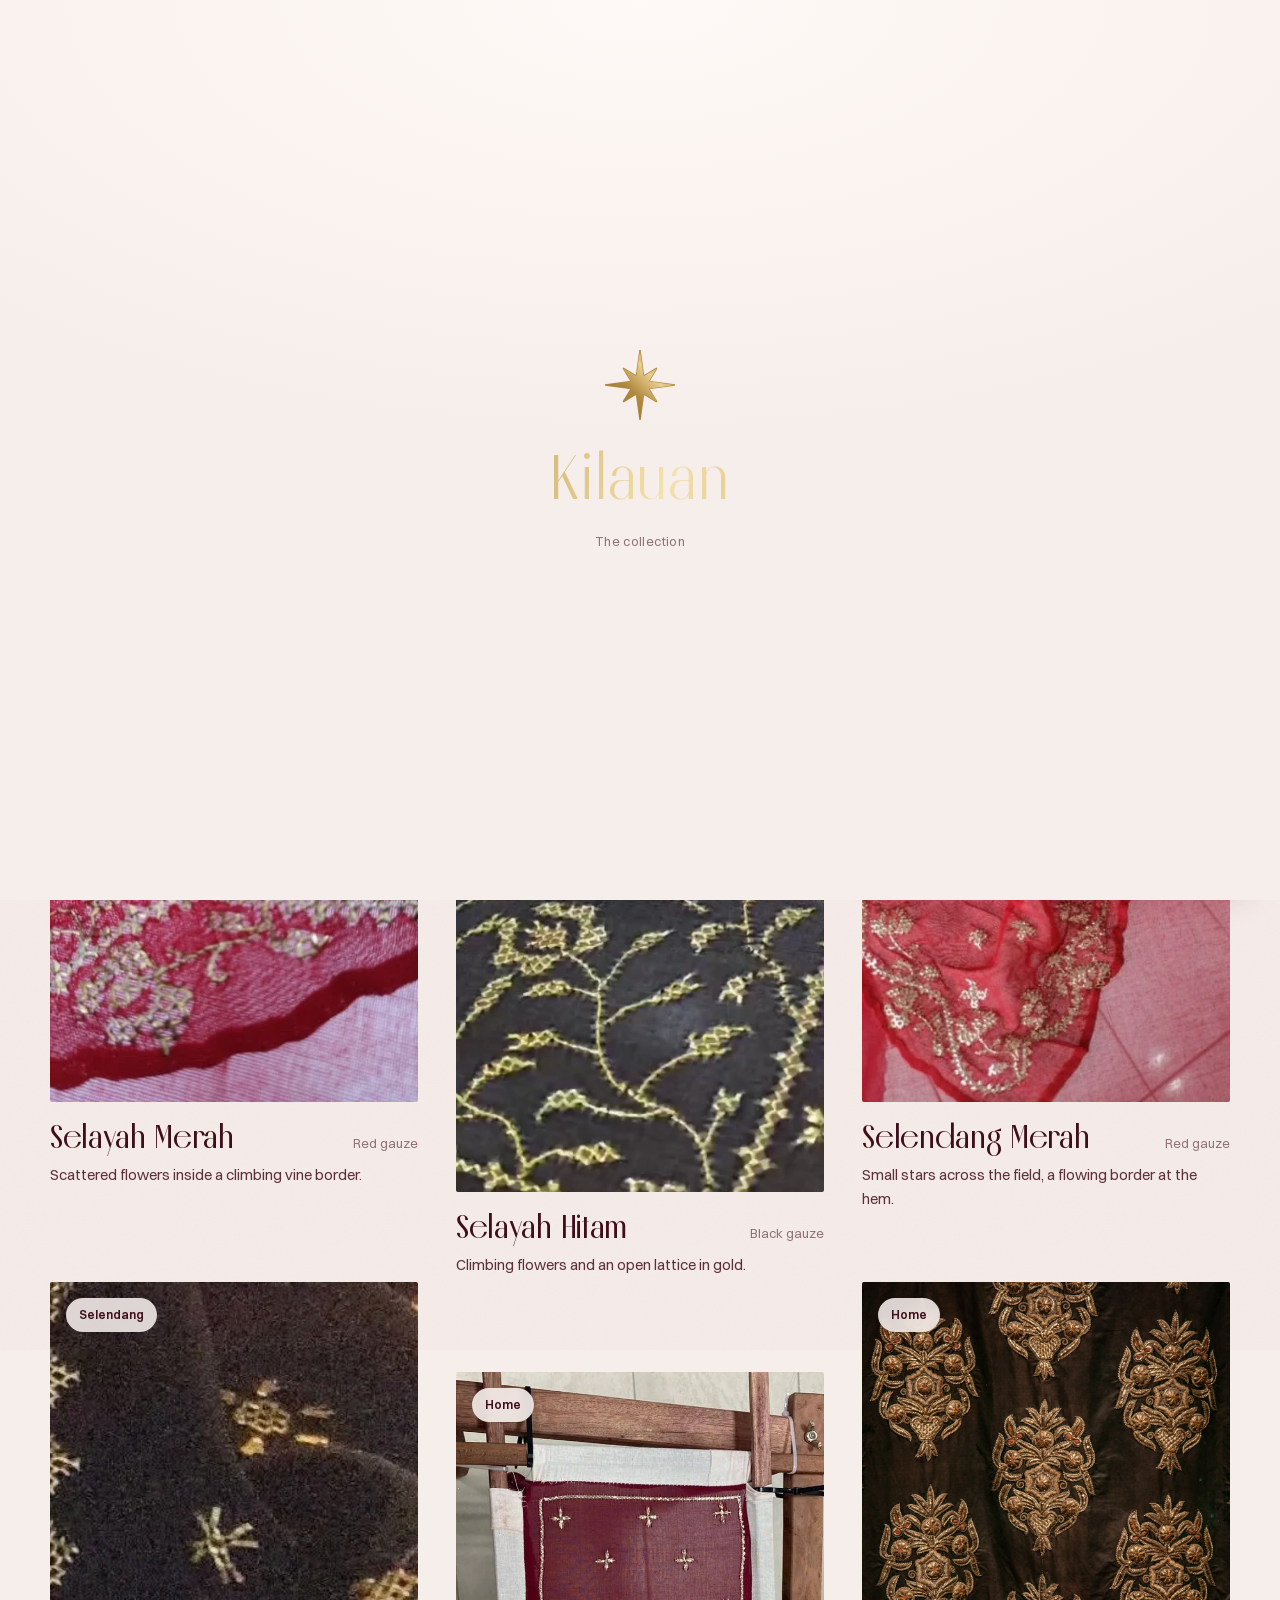
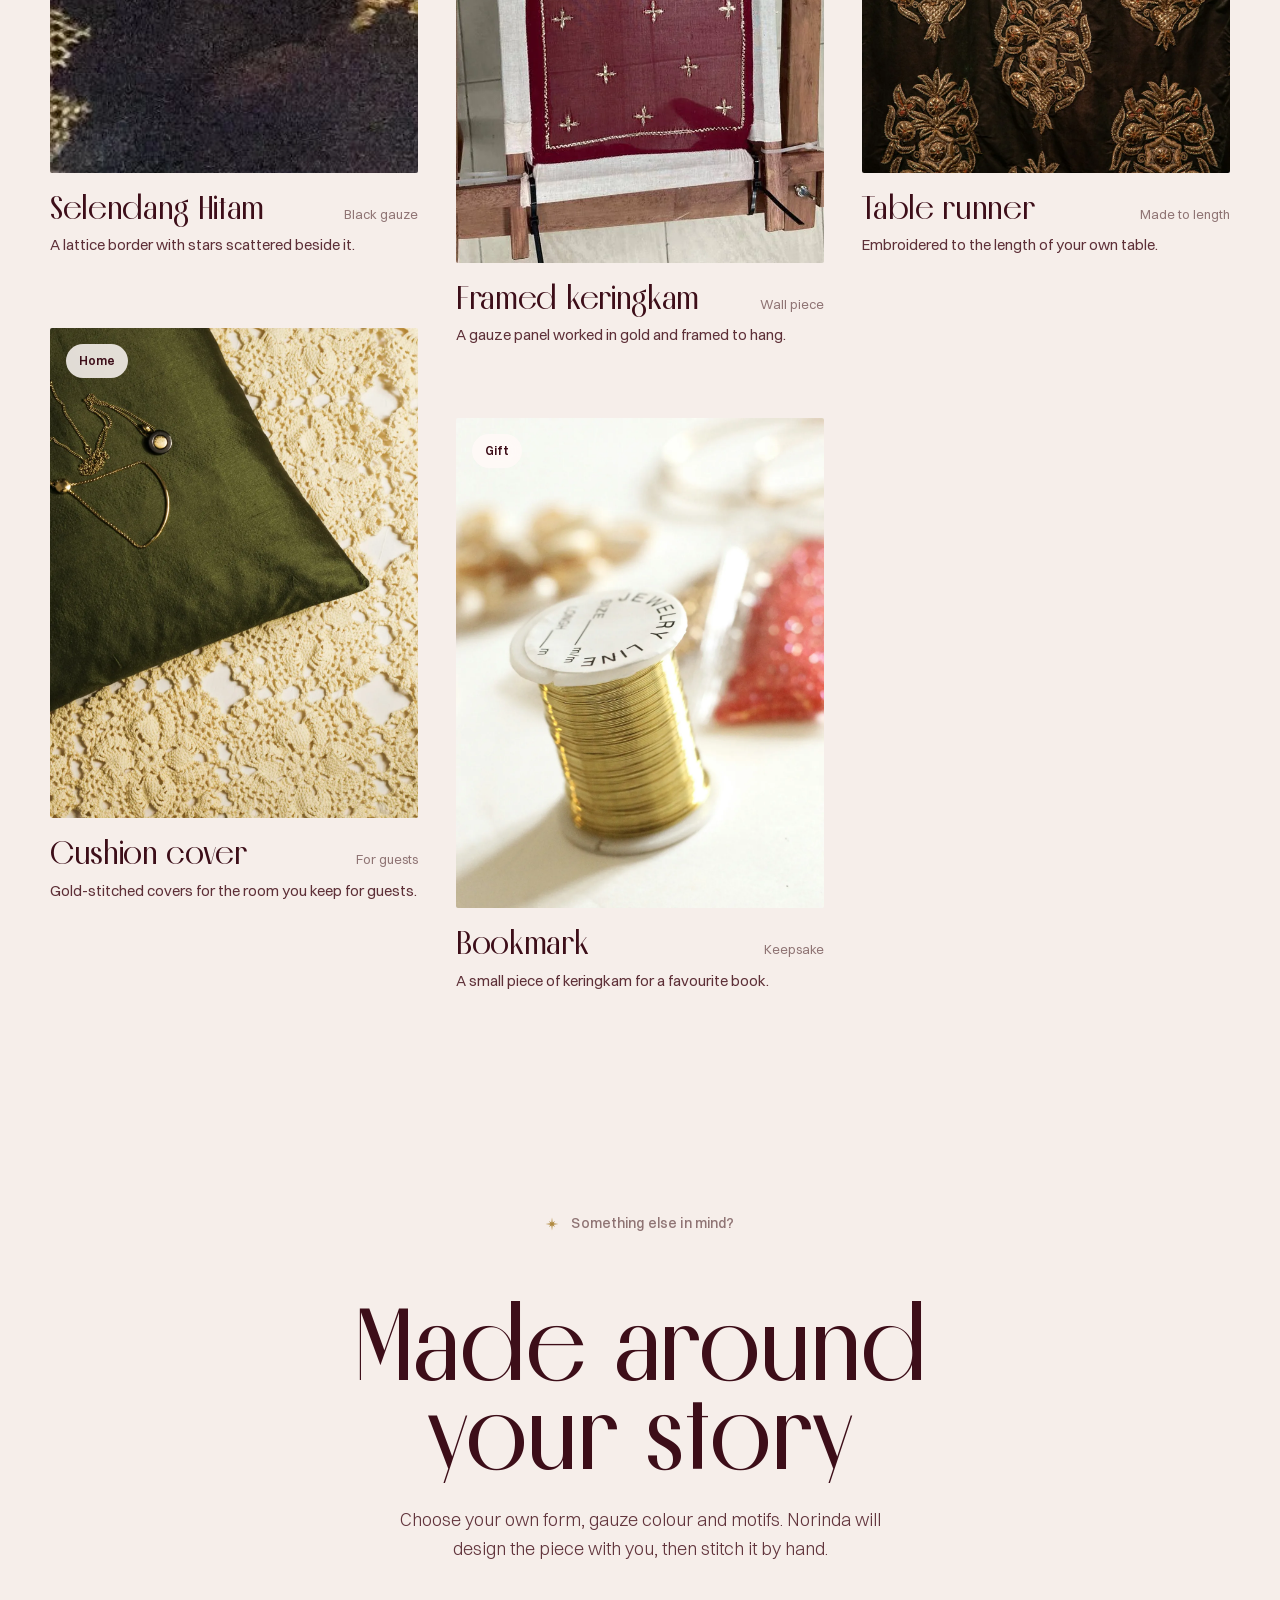
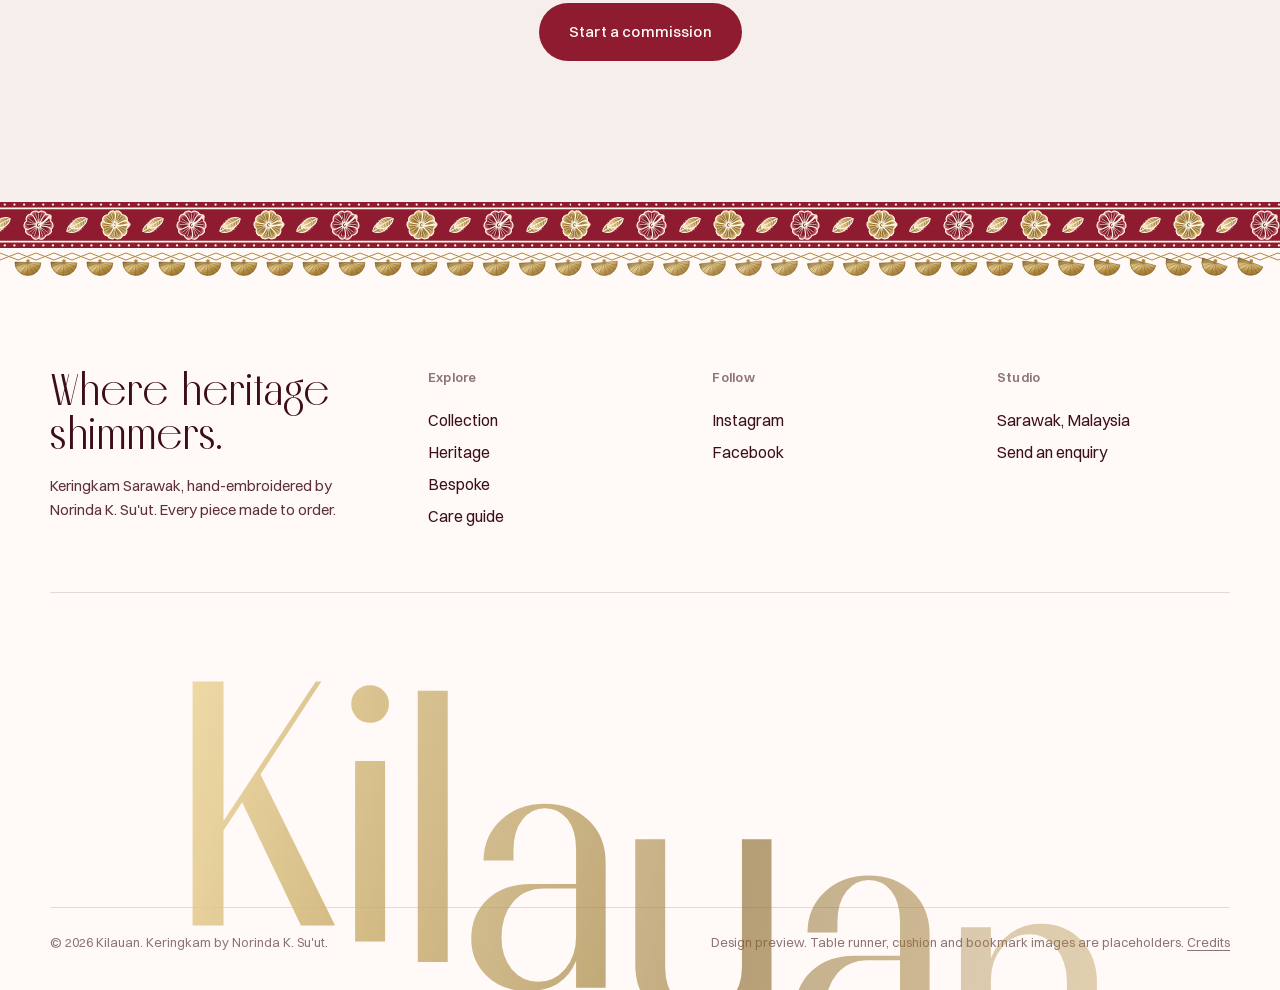
<file: site-1/collection.html>
<!doctype html>
<html lang="en">
<head>
  <meta charset="utf-8">
  <meta name="viewport" content="width=device-width, initial-scale=1">
  <title>The collection | Kilauan</title>
  <meta name="description" content="Keringkam selayah, selendang and home pieces, hand-embroidered to order by Norinda K. Su'ut.">
  <meta name="theme-color" content="#f6eeea">
  <link rel="icon" href="data:image/svg+xml,%3Csvg xmlns='http://www.w3.org/2000/svg' viewBox='0 0 48 48'%3E%3Cpath fill='%23b0893f' d='M24 2L26.3 18.46 34.61 13.39 29.54 21.7 46 24 29.54 26.3 34.61 34.61 26.3 29.54 24 46 21.7 29.54 13.39 34.61 18.46 26.3 2 24 18.46 21.7 13.39 13.39 21.7 18.46Z'/%3E%3C/svg%3E">
  <link rel="stylesheet" href="assets/css/fonts.css?v=3">
  <link rel="stylesheet" href="assets/vendor/lenis.css">
  <link rel="stylesheet" href="assets/css/style.css?v=3">
  <link rel="stylesheet" href="assets/css/chatbot.css?v=3">
  <script>document.documentElement.classList.add('js');if(location.hash){window.__hash=location.hash;history.replaceState(null,'',location.pathname+location.search);}setTimeout(function(){if(!window.__kilReady){var v=document.querySelector('.veil');if(v)v.style.display='none';}},6000);</script>
</head>
<body class="page-collection" data-page="collection">
<!-- icons:start --><svg width="0" height="0" style="position:absolute" aria-hidden="true" focusable="false"><symbol id="i-airplane-tilt" viewBox="0 0 256 256" fill="currentColor"><path d="M209,81l-33,31,32,88-24,24-48-72-24,24v24L88,224,72,184,32,168l24-24H80l24-24L32,72,56,48l88,32,31-33A24,24,0,0,1,209,81Z" opacity=".22"/><path d="M185.33,114.21l29.14-27.43.17-.16a32,32,0,0,0-45.26-45.26l-.16.17L141.79,70.67l-83-30.2a8,8,0,0,0-8.39,1.86l-24,24a8,8,0,0,0,1.22,12.31l63.89,42.59L76.69,136H56a8,8,0,0,0-5.65,2.34l-24,24A8,8,0,0,0,29,175.42l36.82,14.73,14.7,36.75.06.16a8,8,0,0,0,13.18,2.47l23.87-23.88A8,8,0,0,0,120,200V179.31l14.76-14.76,42.59,63.89a8,8,0,0,0,12.31,1.22l24-24a8,8,0,0,0,1.86-8.39Zm-.07,97.23-42.59-63.89A8,8,0,0,0,136.8,144a7.09,7.09,0,0,0-.79,0,8,8,0,0,0-5.66,2.34l-24,24A8,8,0,0,0,104,176v20.69L90.93,209.76,79.43,181A8,8,0,0,0,75,176.57l-28.74-11.5L59.32,152H80a8,8,0,0,0,5.66-2.34l24-24a8,8,0,0,0-1.22-12.32L44.56,70.74l13.5-13.49,83.22,30.26a8,8,0,0,0,8.56-2l30.94-32.88A16,16,0,0,1,203.4,75.22l-32.87,30.94a8,8,0,0,0-2,8.56l30.26,83.22Z"/></symbol><symbol id="i-book-open-text" viewBox="0 0 256 256" fill="currentColor"><path d="M232,56V200H160a32,32,0,0,0-32,32V88a32,32,0,0,1,32-32Z" opacity=".22"/><path d="M232,48H160a40,40,0,0,0-32,16A40,40,0,0,0,96,48H24a8,8,0,0,0-8,8V200a8,8,0,0,0,8,8H96a24,24,0,0,1,24,24,8,8,0,0,0,16,0,24,24,0,0,1,24-24h72a8,8,0,0,0,8-8V56A8,8,0,0,0,232,48ZM96,192H32V64H96a24,24,0,0,1,24,24V200A39.81,39.81,0,0,0,96,192Zm128,0H160a39.81,39.81,0,0,0-24,8V88a24,24,0,0,1,24-24h64ZM160,88h40a8,8,0,0,1,0,16H160a8,8,0,0,1,0-16Zm48,40a8,8,0,0,1-8,8H160a8,8,0,0,1,0-16h40A8,8,0,0,1,208,128Zm0,32a8,8,0,0,1-8,8H160a8,8,0,0,1,0-16h40A8,8,0,0,1,208,160Z"/></symbol><symbol id="i-chalkboard-teacher" viewBox="0 0 256 256" fill="currentColor"><path d="M192,80v96H104a32,32,0,1,0-32-32H64V80Z" opacity=".22"/><path d="M216,40H40A16,16,0,0,0,24,56V200a16,16,0,0,0,16,16H53.39a8,8,0,0,0,7.23-4.57,48,48,0,0,1,86.76,0,8,8,0,0,0,7.23,4.57H216a16,16,0,0,0,16-16V56A16,16,0,0,0,216,40ZM80,144a24,24,0,1,1,24,24A24,24,0,0,1,80,144Zm136,56H159.43a64.39,64.39,0,0,0-28.83-26.16,40,40,0,1,0-53.2,0A64.39,64.39,0,0,0,48.57,200H40V56H216ZM56,96V80a8,8,0,0,1,8-8H192a8,8,0,0,1,8,8v96a8,8,0,0,1-8,8H176a8,8,0,0,1,0-16h8V88H72v8a8,8,0,0,1-16,0Z"/></symbol><symbol id="i-chat-circle-dots" viewBox="0 0 256 256" fill="currentColor"><path d="M224,128A96,96,0,0,1,79.93,211.11h0L42.54,223.58a8,8,0,0,1-10.12-10.12l12.47-37.39h0A96,96,0,1,1,224,128Z" opacity=".22"/><path d="M128,24A104,104,0,0,0,36.18,176.88L24.83,210.93a16,16,0,0,0,20.24,20.24l34.05-11.35A104,104,0,1,0,128,24Zm0,192a87.87,87.87,0,0,1-44.06-11.81,8,8,0,0,0-4-1.08,7.85,7.85,0,0,0-2.53.42L40,216,52.47,178.6a8,8,0,0,0-.66-6.54A88,88,0,1,1,128,216Zm12-88a12,12,0,1,1-12-12A12,12,0,0,1,140,128Zm-44,0a12,12,0,1,1-12-12A12,12,0,0,1,96,128Zm88,0a12,12,0,1,1-12-12A12,12,0,0,1,184,128Z"/></symbol><symbol id="i-drop-slash" viewBox="0 0 256 256" fill="currentColor"><path d="M208,144a80,80,0,0,1-160,0c0-72,80-128,80-128S208,72,208,144Z" opacity=".22"/><path d="M53.92,34.62A8,8,0,1,0,42.08,45.38L64.72,70.29C48.32,95,40,119.78,40,144a88,88,0,0,0,149.21,63.22l12.87,14.16a8,8,0,1,0,11.84-10.76ZM128,216a72.08,72.08,0,0,1-72-72c0-19.93,6.68-40.57,19.86-61.46L178.43,195.36A71.84,71.84,0,0,1,128,216ZM90,50.51a8,8,0,0,1-.27-11.31A247.8,247.8,0,0,1,123.41,9.45a8,8,0,0,1,9.18,0C136,11.83,216,68.7,216,144a88.08,88.08,0,0,1-3.15,23.4,8,8,0,0,1-7.71,5.88A7.79,7.79,0,0,1,203,173a8,8,0,0,1-5.59-9.83A72.55,72.55,0,0,0,200,144c0-57.24-55.48-105-72-118a252.23,252.23,0,0,0-26.66,24.23A8,8,0,0,1,90,50.51Z"/></symbol><symbol id="i-envelope-simple" viewBox="0 0 256 256" fill="currentColor"><path d="M224,56l-96,88L32,56Z" opacity=".22"/><path d="M224,48H32a8,8,0,0,0-8,8V192a16,16,0,0,0,16,16H216a16,16,0,0,0,16-16V56A8,8,0,0,0,224,48ZM203.43,64,128,133.15,52.57,64ZM216,192H40V74.19l82.59,75.71a8,8,0,0,0,10.82,0L216,74.19V192Z"/></symbol><symbol id="i-facebook-logo" viewBox="0 0 256 256" fill="currentColor"><path d="M224,128a96,96,0,1,1-96-96A96,96,0,0,1,224,128Z" opacity=".22"/><path d="M128,24A104,104,0,1,0,232,128,104.11,104.11,0,0,0,128,24Zm8,191.63V152h24a8,8,0,0,0,0-16H136V112a16,16,0,0,1,16-16h16a8,8,0,0,0,0-16H152a32,32,0,0,0-32,32v24H96a8,8,0,0,0,0,16h24v63.63a88,88,0,1,1,16,0Z"/></symbol><symbol id="i-gift" viewBox="0 0 256 256" fill="currentColor"><path d="M208,128v72a8,8,0,0,1-8,8H56a8,8,0,0,1-8-8V128Z" opacity=".22"/><path d="M216,72H180.92c.39-.33.79-.65,1.17-1A29.53,29.53,0,0,0,192,49.57,32.62,32.62,0,0,0,158.44,16,29.53,29.53,0,0,0,137,25.91a54.94,54.94,0,0,0-9,14.48,54.94,54.94,0,0,0-9-14.48A29.53,29.53,0,0,0,97.56,16,32.62,32.62,0,0,0,64,49.57,29.53,29.53,0,0,0,73.91,71c.38.33.78.65,1.17,1H40A16,16,0,0,0,24,88v32a16,16,0,0,0,16,16v64a16,16,0,0,0,16,16H200a16,16,0,0,0,16-16V136a16,16,0,0,0,16-16V88A16,16,0,0,0,216,72ZM149,36.51a13.69,13.69,0,0,1,10-4.5h.49A16.62,16.62,0,0,1,176,49.08a13.69,13.69,0,0,1-4.5,10c-9.49,8.4-25.24,11.36-35,12.4C137.7,60.89,141,45.5,149,36.51Zm-64.09.36A16.63,16.63,0,0,1,96.59,32h.49a13.69,13.69,0,0,1,10,4.5c8.39,9.48,11.35,25.2,12.39,34.92-9.72-1-25.44-4-34.92-12.39a13.69,13.69,0,0,1-4.5-10A16.6,16.6,0,0,1,84.87,36.87ZM40,88h80v32H40Zm16,48h64v64H56Zm144,64H136V136h64Zm16-80H136V88h80v32Z"/></symbol><symbol id="i-graduation-cap" viewBox="0 0 256 256" fill="currentColor"><path d="M216,113.07v53.22a8,8,0,0,1-2,5.31c-11.3,12.59-38.9,36.4-86,36.4s-74.68-23.81-86-36.4a8,8,0,0,1-2-5.31V113.07L128,160Z" opacity=".22"/><path d="M251.76,88.94l-120-64a8,8,0,0,0-7.52,0l-120,64a8,8,0,0,0,0,14.12L32,117.87v48.42a15.91,15.91,0,0,0,4.06,10.65C49.16,191.53,78.51,216,128,216a130,130,0,0,0,48-8.76V240a8,8,0,0,0,16,0V199.51a115.63,115.63,0,0,0,27.94-22.57A15.91,15.91,0,0,0,224,166.29V117.87l27.76-14.81a8,8,0,0,0,0-14.12ZM128,200c-43.27,0-68.72-21.14-80-33.71V126.4l76.24,40.66a8,8,0,0,0,7.52,0L176,143.47v46.34C163.4,195.69,147.52,200,128,200Zm80-33.75a97.83,97.83,0,0,1-16,14.25V134.93l16-8.53ZM188,118.94l-.22-.13-56-29.87a8,8,0,0,0-7.52,14.12L171,128l-43,22.93L25,96,128,41.07,231,96Z"/></symbol><symbol id="i-hand-heart" viewBox="0 0 256 256" fill="currentColor"><path d="M16,152H48v56H16a8,8,0,0,1-8-8V160A8,8,0,0,1,16,152ZM192.54,40A39.12,39.12,0,0,0,156,64a39.12,39.12,0,0,0-36.54-24C97.67,40,80,58.31,80,80c0,14.56,7,27.71,16.73,40H140a20,20,0,0,1,0,40h4l37.78-8.68C203.82,135.07,232,109.23,232,80,232,58.31,214.33,40,192.54,40Z" opacity=".22"/><path d="M230.33,141.06a24.34,24.34,0,0,0-18.61-4.77C230.5,117.33,240,98.48,240,80c0-26.47-21.29-48-47.46-48A47.58,47.58,0,0,0,156,48.75,47.58,47.58,0,0,0,119.46,32C93.29,32,72,53.53,72,80c0,11,3.24,21.69,10.06,33a31.87,31.87,0,0,0-14.75,8.4L44.69,144H16A16,16,0,0,0,0,160v40a16,16,0,0,0,16,16H120a7.93,7.93,0,0,0,1.94-.24l64-16a6.94,6.94,0,0,0,1.19-.4L226,182.82l.44-.2a24.6,24.6,0,0,0,3.93-41.56ZM119.46,48A31.15,31.15,0,0,1,148.6,67a8,8,0,0,0,14.8,0,31.15,31.15,0,0,1,29.14-19C209.59,48,224,62.65,224,80c0,19.51-15.79,41.58-45.66,63.9l-11.09,2.55A28,28,0,0,0,140,112H100.68C92.05,100.36,88,90.12,88,80,88,62.65,102.41,48,119.46,48ZM16,160H40v40H16Zm203.43,8.21-38,16.18L119,200H56V155.31l22.63-22.62A15.86,15.86,0,0,1,89.94,128H140a12,12,0,0,1,0,24H112a8,8,0,0,0,0,16h32a8.32,8.32,0,0,0,1.79-.2l67-15.41.31-.08a8.6,8.6,0,0,1,6.3,15.9Z"/></symbol><symbol id="i-hand" viewBox="0 0 256 256" fill="currentColor"><path d="M208,76v76a80,80,0,0,1-80,80c-44.18,0-60.75-21.28-93.32-90a20,20,0,0,1,34.64-20L88,152V60a20,20,0,0,1,40,0V44a20,20,0,0,1,40,0V76a20,20,0,0,1,40,0Z" opacity=".22"/><path d="M188,48a27.75,27.75,0,0,0-12,2.71V44a28,28,0,0,0-54.65-8.6A28,28,0,0,0,80,60v64l-3.82-6.13a28,28,0,0,0-48.6,27.82c16,33.77,28.93,57.72,43.72,72.69C86.24,233.54,103.2,240,128,240a88.1,88.1,0,0,0,88-88V76A28,28,0,0,0,188,48Zm12,104a72.08,72.08,0,0,1-72,72c-20.38,0-33.51-4.88-45.33-16.85C69.44,193.74,57.26,171,41.9,138.58a6.36,6.36,0,0,0-.3-.58,12,12,0,0,1,20.79-12,1.76,1.76,0,0,0,.14.23l18.67,30A8,8,0,0,0,96,152V60a12,12,0,0,1,24,0v60a8,8,0,0,0,16,0V44a12,12,0,0,1,24,0v76a8,8,0,0,0,16,0V76a12,12,0,0,1,24,0Z"/></symbol><symbol id="i-hourglass-medium" viewBox="0 0 256 256" fill="currentColor"><path d="M180.92,88,128,128,74.67,88Z" opacity=".22"/><path d="M200,75.64V40a16,16,0,0,0-16-16H72A16,16,0,0,0,56,40V76a16.07,16.07,0,0,0,6.4,12.8L114.67,128,62.4,167.2A16.07,16.07,0,0,0,56,180v36a16,16,0,0,0,16,16H184a16,16,0,0,0,16-16V180.36a16.09,16.09,0,0,0-6.35-12.77L141.27,128l52.38-39.59A16.09,16.09,0,0,0,200,75.64ZM72,40H184V75.64L178.23,80H77.33L72,76Zm56,78L98.67,96h58.4Zm56,98H72V180l48-36v24a8,8,0,0,0,16,0V144.08l48,36.28Z"/></symbol><symbol id="i-info" viewBox="0 0 256 256" fill="currentColor"><path d="M224,128a96,96,0,1,1-96-96A96,96,0,0,1,224,128Z" opacity=".22"/><path d="M144,176a8,8,0,0,1-8,8,16,16,0,0,1-16-16V128a8,8,0,0,1,0-16,16,16,0,0,1,16,16v40A8,8,0,0,1,144,176Zm88-48A104,104,0,1,1,128,24,104.11,104.11,0,0,1,232,128Zm-16,0a88,88,0,1,0-88,88A88.1,88.1,0,0,0,216,128ZM124,96a12,12,0,1,0-12-12A12,12,0,0,0,124,96Z"/></symbol><symbol id="i-instagram-logo" viewBox="0 0 256 256" fill="currentColor"><path d="M176,32H80A48,48,0,0,0,32,80v96a48,48,0,0,0,48,48h96a48,48,0,0,0,48-48V80A48,48,0,0,0,176,32ZM128,168a40,40,0,1,1,40-40A40,40,0,0,1,128,168Z" opacity=".22"/><path d="M176,24H80A56.06,56.06,0,0,0,24,80v96a56.06,56.06,0,0,0,56,56h96a56.06,56.06,0,0,0,56-56V80A56.06,56.06,0,0,0,176,24Zm40,152a40,40,0,0,1-40,40H80a40,40,0,0,1-40-40V80A40,40,0,0,1,80,40h96a40,40,0,0,1,40,40ZM128,80a48,48,0,1,0,48,48A48.05,48.05,0,0,0,128,80Zm0,80a32,32,0,1,1,32-32A32,32,0,0,1,128,160Zm64-84a12,12,0,1,1-12-12A12,12,0,0,1,192,76Z"/></symbol><symbol id="i-needle" viewBox="0 0 256 256" fill="currentColor"><path d="M206.63,94.63l-24,24C128,128,40,216,40,216s88-88,97.37-142.63l24-24a32,32,0,0,1,45.26,45.26Z" opacity=".22"/><path d="M189.66,66.34a8,8,0,0,1,0,11.32l-16,16a8,8,0,0,1-11.32-11.32l16-16A8,8,0,0,1,189.66,66.34ZM224,72a39.71,39.71,0,0,1-11.72,28.28l-24,24a8,8,0,0,1-4.3,2.23c-51.49,8.84-137.46,94.28-138.32,95.15h0a8,8,0,0,1-11.31-11.32h0C36,208.73,120.69,123.28,129.49,72a8,8,0,0,1,2.23-4.3l24-24A40,40,0,0,1,224,72Zm-16,0a24,24,0,0,0-41-17L144.77,77.29c-4.41,21.15-18.9,46.19-35.49,69.43,23.24-16.59,48.28-31.08,69.43-35.49L201,89A23.85,23.85,0,0,0,208,72Z"/></symbol><symbol id="i-package" viewBox="0 0 256 256" fill="currentColor"><path d="M128,129.09V232a8,8,0,0,1-3.84-1l-88-48.18a8,8,0,0,1-4.16-7V80.18a8,8,0,0,1,.7-3.25Z" opacity=".22"/><path d="M223.68,66.15,135.68,18a15.88,15.88,0,0,0-15.36,0l-88,48.17a16,16,0,0,0-8.32,14v95.64a16,16,0,0,0,8.32,14l88,48.17a15.88,15.88,0,0,0,15.36,0l88-48.17a16,16,0,0,0,8.32-14V80.18A16,16,0,0,0,223.68,66.15ZM128,32l80.34,44-29.77,16.3-80.35-44ZM128,120,47.66,76l33.9-18.56,80.34,44ZM40,90l80,43.78v85.79L40,175.82Zm176,85.78h0l-80,43.79V133.82l32-17.51V152a8,8,0,0,0,16,0V107.55L216,90v85.77Z"/></symbol><symbol id="i-palette" viewBox="0 0 256 256" fill="currentColor"><path d="M224,127.17a96.48,96.48,0,0,1-2.39,22.18A24,24,0,0,1,198.21,168H152a24,24,0,0,0-24,24,24,24,0,0,1-32,22.61C58.73,201.44,32,169.81,32,128a96,96,0,0,1,95-96C179.84,31.47,223.55,74.35,224,127.17Z" opacity=".22"/><path d="M200.77,53.89A103.27,103.27,0,0,0,128,24h-1.07A104,104,0,0,0,24,128c0,43,26.58,79.06,69.36,94.17A32,32,0,0,0,136,192a16,16,0,0,1,16-16h46.21a31.81,31.81,0,0,0,31.2-24.88,104.43,104.43,0,0,0,2.59-24A103.28,103.28,0,0,0,200.77,53.89Zm13,93.71A15.89,15.89,0,0,1,198.21,160H152a32,32,0,0,0-32,32,16,16,0,0,1-21.31,15.07C62.49,194.3,40,164,40,128a88,88,0,0,1,87.09-88h.9a88.35,88.35,0,0,1,88,87.25A88.86,88.86,0,0,1,213.81,147.6ZM140,76a12,12,0,1,1-12-12A12,12,0,0,1,140,76ZM96,100A12,12,0,1,1,84,88,12,12,0,0,1,96,100Zm0,56a12,12,0,1,1-12-12A12,12,0,0,1,96,156Zm88-56a12,12,0,1,1-12-12A12,12,0,0,1,184,100Z"/></symbol><symbol id="i-paper-plane-tilt" viewBox="0 0 256 256" fill="currentColor"><path d="M223.69,42.18l-58.22,192a8,8,0,0,1-14.92,1.25L108,148,20.58,105.45a8,8,0,0,1,1.25-14.92l192-58.22A8,8,0,0,1,223.69,42.18Z" opacity=".22"/><path d="M227.32,28.68a16,16,0,0,0-15.66-4.08l-.15,0L19.57,82.84a16,16,0,0,0-2.49,29.8L102,154l41.3,84.87A15.86,15.86,0,0,0,157.74,248q.69,0,1.38-.06a15.88,15.88,0,0,0,14-11.51l58.2-191.94c0-.05,0-.1,0-.15A16,16,0,0,0,227.32,28.68ZM157.83,231.85l-.05.14,0-.07-40.06-82.3,48-48a8,8,0,0,0-11.31-11.31l-48,48L24.08,98.25l-.07,0,.14,0L216,40Z"/></symbol><symbol id="i-path" viewBox="0 0 256 256" fill="currentColor"><path d="M224,200a24,24,0,1,1-24-24A24,24,0,0,1,224,200Z" opacity=".22"/><path d="M200,168a32.06,32.06,0,0,0-31,24H72a32,32,0,0,1,0-64h96a40,40,0,0,0,0-80H72a8,8,0,0,0,0,16h96a24,24,0,0,1,0,48H72a48,48,0,0,0,0,96h97a32,32,0,1,0,31-40Zm0,48a16,16,0,1,1,16-16A16,16,0,0,1,200,216Z"/></symbol><symbol id="i-ruler" viewBox="0 0 256 256" fill="currentColor"><path d="M229.66,90.34,90.34,229.66a8,8,0,0,1-11.31,0L26.34,177a8,8,0,0,1,0-11.31L165.66,26.34a8,8,0,0,1,11.31,0L229.66,79A8,8,0,0,1,229.66,90.34Z" opacity=".22"/><path d="M235.32,73.37,182.63,20.69a16,16,0,0,0-22.63,0L20.68,160a16,16,0,0,0,0,22.63l52.69,52.68a16,16,0,0,0,22.63,0L235.32,96A16,16,0,0,0,235.32,73.37ZM84.68,224,32,171.31l32-32,26.34,26.35a8,8,0,0,0,11.32-11.32L75.31,128,96,107.31l26.34,26.35a8,8,0,0,0,11.32-11.32L107.31,96,128,75.31l26.34,26.35a8,8,0,0,0,11.32-11.32L139.31,64l32-32L224,84.69Z"/></symbol><symbol id="i-scissors" viewBox="0 0 256 256" fill="currentColor"><path d="M40.2,95.8a28,28,0,1,1,39.6,0A28,28,0,0,1,40.2,95.8Zm0,64.4a28,28,0,1,0,39.6,0A28,28,0,0,0,40.2,160.2Z" opacity=".22"/><path d="M157.73,113.13A8,8,0,0,1,159.82,102L227.48,55.7a8,8,0,0,1,9,13.21l-67.67,46.3a7.92,7.92,0,0,1-4.51,1.4A8,8,0,0,1,157.73,113.13Zm80.87,85.09a8,8,0,0,1-11.12,2.08L136,137.7,93.49,166.78a36,36,0,1,1-9-13.19L121.83,128,84.44,102.41a35.86,35.86,0,1,1,9-13.19l143,97.87A8,8,0,0,1,238.6,198.22ZM80,180a20,20,0,1,0-5.86,14.14A19.85,19.85,0,0,0,80,180ZM74.14,90.13a20,20,0,1,0-28.28,0A19.85,19.85,0,0,0,74.14,90.13Z"/></symbol><symbol id="i-scroll" viewBox="0 0 256 256" fill="currentColor"><path d="M200,176H104s8,6,8,16a24,24,0,0,1-48,0V64A24,24,0,0,0,40,40H176a24,24,0,0,1,24,24Z" opacity=".22"/><path d="M96,104a8,8,0,0,1,8-8h64a8,8,0,0,1,0,16H104A8,8,0,0,1,96,104Zm8,40h64a8,8,0,0,0,0-16H104a8,8,0,0,0,0,16Zm128,48a32,32,0,0,1-32,32H88a32,32,0,0,1-32-32V64a16,16,0,0,0-32,0c0,5.74,4.83,9.62,4.88,9.66h0A8,8,0,0,1,24,88a7.89,7.89,0,0,1-4.79-1.61h0C18.05,85.54,8,77.61,8,64A32,32,0,0,1,40,32H176a32,32,0,0,1,32,32V168h8a8,8,0,0,1,4.8,1.6C222,170.46,232,178.39,232,192ZM96.26,173.48A8.07,8.07,0,0,1,104,168h88V64a16,16,0,0,0-16-16H67.69A31.71,31.71,0,0,1,72,64V192a16,16,0,0,0,32,0c0-5.74-4.83-9.62-4.88-9.66A7.82,7.82,0,0,1,96.26,173.48ZM216,192a12.58,12.58,0,0,0-3.23-8h-94a26.92,26.92,0,0,1,1.21,8,31.82,31.82,0,0,1-4.29,16H200A16,16,0,0,0,216,192Z"/></symbol><symbol id="i-seal-check" viewBox="0 0 256 256" fill="currentColor"><path d="M232,128c0,12.51-17.82,21.95-22.68,33.69-4.68,11.32,1.42,30.65-7.78,39.85s-28.53,3.1-39.85,7.78C150,214.18,140.5,232,128,232s-22-17.82-33.69-22.68c-11.32-4.68-30.65,1.42-39.85-7.78s-3.1-28.53-7.78-39.85C41.82,150,24,140.5,24,128s17.82-22,22.68-33.69C51.36,83,45.26,63.66,54.46,54.46S83,51.36,94.31,46.68C106.05,41.82,115.5,24,128,24S150,41.82,161.69,46.68c11.32,4.68,30.65-1.42,39.85,7.78s3.1,28.53,7.78,39.85C214.18,106.05,232,115.5,232,128Z" opacity=".22"/><path d="M225.86,102.82c-3.77-3.94-7.67-8-9.14-11.57-1.36-3.27-1.44-8.69-1.52-13.94-.15-9.76-.31-20.82-8-28.51s-18.75-7.85-28.51-8c-5.25-.08-10.67-.16-13.94-1.52-3.56-1.47-7.63-5.37-11.57-9.14C146.28,23.51,138.44,16,128,16s-18.27,7.51-25.18,14.14c-3.94,3.77-8,7.67-11.57,9.14C88,40.64,82.56,40.72,77.31,40.8c-9.76.15-20.82.31-28.51,8S41,67.55,40.8,77.31c-.08,5.25-.16,10.67-1.52,13.94-1.47,3.56-5.37,7.63-9.14,11.57C23.51,109.72,16,117.56,16,128s7.51,18.27,14.14,25.18c3.77,3.94,7.67,8,9.14,11.57,1.36,3.27,1.44,8.69,1.52,13.94.15,9.76.31,20.82,8,28.51s18.75,7.85,28.51,8c5.25.08,10.67.16,13.94,1.52,3.56,1.47,7.63,5.37,11.57,9.14C109.72,232.49,117.56,240,128,240s18.27-7.51,25.18-14.14c3.94-3.77,8-7.67,11.57-9.14,3.27-1.36,8.69-1.44,13.94-1.52,9.76-.15,20.82-.31,28.51-8s7.85-18.75,8-28.51c.08-5.25.16-10.67,1.52-13.94,1.47-3.56,5.37-7.63,9.14-11.57C232.49,146.28,240,138.44,240,128S232.49,109.73,225.86,102.82Zm-11.55,39.29c-4.79,5-9.75,10.17-12.38,16.52-2.52,6.1-2.63,13.07-2.73,19.82-.1,7-.21,14.33-3.32,17.43s-10.39,3.22-17.43,3.32c-6.75.1-13.72.21-19.82,2.73-6.35,2.63-11.52,7.59-16.52,12.38S132,224,128,224s-9.15-4.92-14.11-9.69-10.17-9.75-16.52-12.38c-6.1-2.52-13.07-2.63-19.82-2.73-7-.1-14.33-.21-17.43-3.32s-3.22-10.39-3.32-17.43c-.1-6.75-.21-13.72-2.73-19.82-2.63-6.35-7.59-11.52-12.38-16.52S32,132,32,128s4.92-9.15,9.69-14.11,9.75-10.17,12.38-16.52c2.52-6.1,2.63-13.07,2.73-19.82.1-7,.21-14.33,3.32-17.43S70.51,56.9,77.55,56.8c6.75-.1,13.72-.21,19.82-2.73,6.35-2.63,11.52-7.59,16.52-12.38S124,32,128,32s9.15,4.92,14.11,9.69,10.17,9.75,16.52,12.38c6.1,2.52,13.07,2.63,19.82,2.73,7,.1,14.33.21,17.43,3.32s3.22,10.39,3.32,17.43c.1,6.75.21,13.72,2.73,19.82,2.63,6.35,7.59,11.52,12.38,16.52S224,124,224,128,219.08,137.15,214.31,142.11ZM173.66,98.34a8,8,0,0,1,0,11.32l-56,56a8,8,0,0,1-11.32,0l-24-24a8,8,0,0,1,11.32-11.32L112,148.69l50.34-50.35A8,8,0,0,1,173.66,98.34Z"/></symbol><symbol id="i-shopping-bag" viewBox="0 0 256 256" fill="currentColor"><path d="M224,56V200a8,8,0,0,1-8,8H40a8,8,0,0,1-8-8V56a8,8,0,0,1,8-8H216A8,8,0,0,1,224,56Z" opacity=".22"/><path d="M216,40H40A16,16,0,0,0,24,56V200a16,16,0,0,0,16,16H216a16,16,0,0,0,16-16V56A16,16,0,0,0,216,40Zm0,160H40V56H216V200ZM176,88a48,48,0,0,1-96,0,8,8,0,0,1,16,0,32,32,0,0,0,64,0,8,8,0,0,1,16,0Z"/></symbol><symbol id="i-sparkle" viewBox="0 0 256 256" fill="currentColor"><path d="M194.82,151.43l-55.09,20.3-20.3,55.09a7.92,7.92,0,0,1-14.86,0l-20.3-55.09-55.09-20.3a7.92,7.92,0,0,1,0-14.86l55.09-20.3,20.3-55.09a7.92,7.92,0,0,1,14.86,0l20.3,55.09,55.09,20.3A7.92,7.92,0,0,1,194.82,151.43Z" opacity=".22"/><path d="M197.58,129.06,146,110l-19-51.62a15.92,15.92,0,0,0-29.88,0L78,110l-51.62,19a15.92,15.92,0,0,0,0,29.88L78,178l19,51.62a15.92,15.92,0,0,0,29.88,0L146,178l51.62-19a15.92,15.92,0,0,0,0-29.88ZM137,164.22a8,8,0,0,0-4.74,4.74L112,223.85,91.78,169A8,8,0,0,0,87,164.22L32.15,144,87,123.78A8,8,0,0,0,91.78,119L112,64.15,132.22,119a8,8,0,0,0,4.74,4.74L191.85,144ZM144,40a8,8,0,0,1,8-8h16V16a8,8,0,0,1,16,0V32h16a8,8,0,0,1,0,16H184V64a8,8,0,0,1-16,0V48H152A8,8,0,0,1,144,40ZM248,88a8,8,0,0,1-8,8h-8v8a8,8,0,0,1-16,0V96h-8a8,8,0,0,1,0-16h8V72a8,8,0,0,1,16,0v8h8A8,8,0,0,1,248,88Z"/></symbol><symbol id="i-student" viewBox="0 0 256 256" fill="currentColor"><path d="M224,64,128,96,32,64l96-32Z" opacity=".22"/><path d="M226.53,56.41l-96-32a8,8,0,0,0-5.06,0l-96,32a8,8,0,0,0-5.4,6.75A5,5,0,0,0,24,64v80a8,8,0,0,0,16,0V75.1L73.59,86.29a64,64,0,0,0,20.65,88.05c-18,7.06-33.56,19.83-44.94,37.29a8,8,0,1,0,13.4,8.74C77.77,197.25,101.57,184,128,184s50.23,13.25,65.3,36.37a8,8,0,0,0,13.4-8.74c-11.38-17.46-27-30.23-44.94-37.29a64,64,0,0,0,20.65-88l44.12-14.7a8,8,0,0,0,0-15.18ZM176,120A48,48,0,1,1,89.35,91.55l36.12,12a8,8,0,0,0,5.06,0l36.12-12A47.89,47.89,0,0,1,176,120ZM128,87.57,57.3,64,128,40.43,198.7,64Z"/></symbol><symbol id="i-sun" viewBox="0 0 256 256" fill="currentColor"><path d="M184,128a56,56,0,1,1-56-56A56,56,0,0,1,184,128Z" opacity=".22"/><path d="M120,40V16a8,8,0,0,1,16,0V40a8,8,0,0,1-16,0Zm72,88a64,64,0,1,1-64-64A64.07,64.07,0,0,1,192,128Zm-16,0a48,48,0,1,0-48,48A48.05,48.05,0,0,0,176,128ZM58.34,69.66A8,8,0,0,0,69.66,58.34l-16-16A8,8,0,0,0,42.34,53.66Zm0,116.68-16,16a8,8,0,0,0,11.32,11.32l16-16a8,8,0,0,0-11.32-11.32ZM192,72a8,8,0,0,0,5.66-2.34l16-16a8,8,0,0,0-11.32-11.32l-16,16A8,8,0,0,0,192,72Zm5.66,114.34a8,8,0,0,0-11.32,11.32l16,16a8,8,0,0,0,11.32-11.32ZM48,128a8,8,0,0,0-8-8H16a8,8,0,0,0,0,16H40A8,8,0,0,0,48,128Zm80,80a8,8,0,0,0-8,8v24a8,8,0,0,0,16,0V216A8,8,0,0,0,128,208Zm112-88H216a8,8,0,0,0,0,16h24a8,8,0,0,0,0-16Z"/></symbol><symbol id="i-tag" viewBox="0 0 256 256" fill="currentColor"><path d="M237.66,153,153,237.66a8,8,0,0,1-11.31,0L42.34,138.34A8,8,0,0,1,40,132.69V40h92.69a8,8,0,0,1,5.65,2.34l99.32,99.32A8,8,0,0,1,237.66,153Z" opacity=".22"/><path d="M243.31,136,144,36.69A15.86,15.86,0,0,0,132.69,32H40a8,8,0,0,0-8,8v92.69A15.86,15.86,0,0,0,36.69,144L136,243.31a16,16,0,0,0,22.63,0l84.68-84.68a16,16,0,0,0,0-22.63Zm-96,96L48,132.69V48h84.69L232,147.31ZM96,84A12,12,0,1,1,84,72,12,12,0,0,1,96,84Z"/></symbol><symbol id="i-ticket" viewBox="0 0 256 256" fill="currentColor"><path d="M200,128a32,32,0,0,0,32,32v32a8,8,0,0,1-8,8H96V56H224a8,8,0,0,1,8,8V96A32,32,0,0,0,200,128Z" opacity=".22"/><path d="M232,104a8,8,0,0,0,8-8V64a16,16,0,0,0-16-16H32A16,16,0,0,0,16,64V96a8,8,0,0,0,8,8,24,24,0,0,1,0,48,8,8,0,0,0-8,8v32a16,16,0,0,0,16,16H224a16,16,0,0,0,16-16V160a8,8,0,0,0-8-8,24,24,0,0,1,0-48ZM32,167.2a40,40,0,0,0,0-78.4V64H88V192H32Zm192,0V192H104V64H224V88.8a40,40,0,0,0,0,78.4Z"/></symbol><symbol id="i-user-circle" viewBox="0 0 256 256" fill="currentColor"><path d="M224,128a95.76,95.76,0,0,1-31.8,71.37A72,72,0,0,0,128,160a40,40,0,1,0-40-40,40,40,0,0,0,40,40,72,72,0,0,0-64.2,39.37h0A96,96,0,1,1,224,128Z" opacity=".22"/><path d="M128,24A104,104,0,1,0,232,128,104.11,104.11,0,0,0,128,24ZM74.08,197.5a64,64,0,0,1,107.84,0,87.83,87.83,0,0,1-107.84,0ZM96,120a32,32,0,1,1,32,32A32,32,0,0,1,96,120Zm97.76,66.41a79.66,79.66,0,0,0-36.06-28.75,48,48,0,1,0-59.4,0,79.66,79.66,0,0,0-36.06,28.75,88,88,0,1,1,131.52,0Z"/></symbol><symbol id="i-users-three" viewBox="0 0 256 256" fill="currentColor"><path d="M168,144a40,40,0,1,1-40-40A40,40,0,0,1,168,144ZM64,56A32,32,0,1,0,96,88,32,32,0,0,0,64,56Zm128,0a32,32,0,1,0,32,32A32,32,0,0,0,192,56Z" opacity=".22"/><path d="M244.8,150.4a8,8,0,0,1-11.2-1.6A51.6,51.6,0,0,0,192,128a8,8,0,0,1,0-16,24,24,0,1,0-23.24-30,8,8,0,1,1-15.5-4A40,40,0,1,1,219,117.51a67.94,67.94,0,0,1,27.43,21.68A8,8,0,0,1,244.8,150.4ZM190.92,212a8,8,0,1,1-13.85,8,57,57,0,0,0-98.15,0,8,8,0,1,1-13.84-8,72.06,72.06,0,0,1,33.74-29.92,48,48,0,1,1,58.36,0A72.06,72.06,0,0,1,190.92,212ZM128,176a32,32,0,1,0-32-32A32,32,0,0,0,128,176ZM72,120a8,8,0,0,0-8-8A24,24,0,1,1,87.24,82a8,8,0,1,0,15.5-4A40,40,0,1,0,37,117.51,67.94,67.94,0,0,0,9.6,139.19a8,8,0,1,0,12.8,9.61A51.6,51.6,0,0,1,64,128,8,8,0,0,0,72,120Z"/></symbol><symbol id="i-arrow-left" viewBox="0 0 256 256" fill="currentColor"><path d="M228,128a12,12,0,0,1-12,12H69l51.52,51.51a12,12,0,0,1-17,17l-72-72a12,12,0,0,1,0-17l72-72a12,12,0,0,1,17,17L69,116H216A12,12,0,0,1,228,128Z"/></symbol><symbol id="i-arrow-up-right" viewBox="0 0 256 256" fill="currentColor"><path d="M204,64V168a12,12,0,0,1-24,0V93L72.49,200.49a12,12,0,0,1-17-17L163,76H88a12,12,0,0,1,0-24H192A12,12,0,0,1,204,64Z"/></symbol><symbol id="i-paper-plane-right" viewBox="0 0 256 256" fill="currentColor"><path d="M233.86,110.48,65.8,14.58A20,20,0,0,0,37.15,38.64L67.33,128,37.15,217.36A20,20,0,0,0,56,244a20.1,20.1,0,0,0,9.81-2.58l.09-.06,168-96.07a20,20,0,0,0,0-34.81ZM63.19,215.26,88.61,140H144a12,12,0,0,0,0-24H88.61L63.18,40.72l152.76,87.17Z"/></symbol><symbol id="i-x" viewBox="0 0 256 256" fill="currentColor"><path d="M208.49,191.51a12,12,0,0,1-17,17L128,145,64.49,208.49a12,12,0,0,1-17-17L111,128,47.51,64.49a12,12,0,0,1,17-17L128,111l63.51-63.52a12,12,0,0,1,17,17L145,128Z"/></symbol></svg><!-- icons:end -->

<svg width="0" height="0" style="position:absolute" aria-hidden="true" focusable="false">
  <defs>
    <linearGradient id="g-gold" x1="0" y1="0" x2="1" y2="1">
      <stop offset="0" stop-color="#7e5f25"/><stop offset=".35" stop-color="#e9cf8f"/><stop offset=".6" stop-color="#b0893f"/><stop offset="1" stop-color="#8a6a2b"/>
    </linearGradient>
  </defs>
  <symbol id="i-star" viewBox="0 0 48 48"><path fill="currentColor" d="M24 2L26.3 18.46 34.61 13.39 29.54 21.7 46 24 29.54 26.3 34.61 34.61 26.3 29.54 24 46 21.7 29.54 13.39 34.61 18.46 26.3 2 24 18.46 21.7 13.39 13.39 21.7 18.46Z"/></symbol>
  <symbol id="i-close" viewBox="0 0 24 24"><path fill="none" stroke="currentColor" stroke-width="1.6" d="M5 5l14 14M19 5L5 19"/></symbol>
</svg>

<div class="veil" aria-hidden="true">
  <div class="veil__sheet">
    <div class="veil__center">
      <div class="veil__mark">
        <svg viewBox="0 0 48 48"><path class="veil__star" fill="none" stroke="currentColor" stroke-width=".9" d="M24 2L26.3 18.46 34.61 13.39 29.54 21.7 46 24 29.54 26.3 34.61 34.61 26.3 29.54 24 46 21.7 29.54 13.39 34.61 18.46 26.3 2 24 18.46 21.7 13.39 13.39 21.7 18.46Z"/><path class="veil__star-fill" fill="url(#g-gold)" d="M24 2L26.3 18.46 34.61 13.39 29.54 21.7 46 24 29.54 26.3 34.61 34.61 26.3 29.54 24 46 21.7 29.54 13.39 34.61 18.46 26.3 2 24 18.46 21.7 13.39 13.39 21.7 18.46Z" opacity="0"/></svg>
        <div class="veil__word"><span class="gold-text">Kilauan</span></div>
        <div class="veil__note">The collection</div>
      </div>
    </div>
    <svg class="veil__edge" viewBox="0 0 1440 160" preserveAspectRatio="none"><path d="M0 0 H1440 V0 Q720 0 0 0 Z"/></svg>
  </div>
</div>

<div class="cursor" aria-hidden="true"></div>
<div class="cursor-ring" aria-hidden="true"><span class="cursor-label"></span></div>

<header class="nav">
  <a class="nav__brand" href="index.html" aria-label="Kilauan home"><svg><use href="#i-star"/></svg><b>Kilauan</b></a>
  <nav class="nav__links" aria-label="Main">
    <a href="collection.html">Collection</a>
    <a href="heritage.html">Heritage</a>
    <a href="bespoke.html">Bespoke</a>
    <a href="index.html#care">Care</a>
  </nav>
  <a class="btn btn--solid nav__cta" href="bespoke.html#enquire" data-magnetic><span>Enquire</span></a>
</header>

<main id="main">
  <section class="page-hero">
    <div class="page-hero__grid">
      <h1 data-lines>The<br>collection</h1>
      <div class="page-hero__aside" data-fade>
        <p class="kicker"><svg><use href="#i-star"/></svg>Made to order in Sarawak</p>
        <p class="lead">Every Kilauan piece is stitched by hand once you order it. Browse the forms below, then open any piece to see its details and send an enquiry.</p>
      </div>
    </div>
  </section>

  <div class="catalog__bar" data-fade>
    <div class="chips" role="group" aria-label="Filter pieces">
      <button class="chip" data-filter="all" aria-pressed="true">All pieces</button>
      <button class="chip" data-filter="selayah" aria-pressed="false">Selayah</button>
      <button class="chip" data-filter="selendang" aria-pressed="false">Selendang</button>
      <button class="chip" data-filter="home" aria-pressed="false">For the home</button>
      <button class="chip" data-filter="gift" aria-pressed="false">Gifts</button>
    </div>
    <p class="small">Showing <b data-count>8</b> pieces, each made to order</p>
  </div>

  <section class="catalog" data-catalog aria-label="Pieces">
    <article class="piece" id="selayah-merah" data-kind="selayah" tabindex="0" role="button" data-cursor="Open"
      data-piece='{"name":"Selayah Merah","form":"Selayah, the veil","img":"assets/img/k-red-detail-a.webp","alt":"Red selayah with gold flowers and a vine border","desc":"Red gauze worked with scattered gold flowers inside a climbing vine border. A classic choice for an engagement or akad nikah.","specs":[["Gauze","Red"],["Thread","Flat gold strip"],["Size","About 55 × 95 cm"],["Motifs","Bunga, menjalar"],["Made in","One to six months"]]}'>
      <div class="piece__img"><span class="piece__tag">Selayah</span><img src="assets/img/k-red-detail-a.webp" alt="Red selayah with gold flowers and a vine border"></div>
      <div class="piece__meta"><h3>Selayah Merah</h3><span>Red gauze</span></div>
      <p class="piece__desc">Scattered flowers inside a climbing vine border.</p>
    </article>

    <article class="piece" id="selayah-hitam" data-kind="selayah" tabindex="0" role="button" data-cursor="Open"
      data-piece='{"name":"Selayah Hitam","form":"Selayah, the veil","img":"assets/img/k-blackgold.webp","alt":"Black selayah worked in gold flowers and lattice","desc":"Black gauze with climbing flowers and an open lattice. Against the dark ground, every gold stitch catches the light.","specs":[["Gauze","Black"],["Thread","Flat gold strip"],["Size","About 55 × 95 cm"],["Motifs","Bunga, lattice border"],["Made in","One to six months"]]}'>
      <div class="piece__img"><span class="piece__tag">Selayah</span><img src="assets/img/k-blackgold.webp" alt="Black selayah worked in gold flowers and lattice"></div>
      <div class="piece__meta"><h3>Selayah Hitam</h3><span>Black gauze</span></div>
      <p class="piece__desc">Climbing flowers and an open lattice in gold.</p>
    </article>

    <article class="piece" id="selendang-merah" data-kind="selendang" tabindex="0" role="button" data-cursor="Open"
      data-piece='{"name":"Selendang Merah","form":"Selendang, the shawl","img":"assets/img/k-red-detail-b.webp","alt":"Red selendang scattered with small gold stars","desc":"A long red shawl scattered with small stars, finished with a flowing border along the hem. Draped from the head to the waist.","specs":[["Gauze","Red"],["Thread","Flat gold strip"],["Size","About 77 × 156 cm"],["Motifs","Bunga tabur, tali air"],["Made in","One to six months"]]}'>
      <div class="piece__img"><span class="piece__tag">Selendang</span><img src="assets/img/k-red-detail-b.webp" alt="Red selendang scattered with small gold stars"></div>
      <div class="piece__meta"><h3>Selendang Merah</h3><span>Red gauze</span></div>
      <p class="piece__desc">Small stars across the field, a flowing border at the hem.</p>
    </article>

    <article class="piece" id="selendang-hitam" data-kind="selendang" tabindex="0" role="button" data-cursor="Open"
      data-piece='{"name":"Selendang Hitam","form":"Selendang, the shawl","img":"assets/img/k-selendang-black.webp","alt":"Black selendang with a gold lattice border and stars","desc":"A black shawl edged with a lattice border, with gold stars scattered beside it. Elegant for evening functions and receptions.","specs":[["Gauze","Black"],["Thread","Flat gold strip"],["Size","About 77 × 156 cm"],["Motifs","Lattice border, bunga tabur"],["Made in","One to six months"]]}'>
      <div class="piece__img"><span class="piece__tag">Selendang</span><img src="assets/img/k-selendang-black.webp" alt="Black selendang with a gold lattice border and stars"></div>
      <div class="piece__meta"><h3>Selendang Hitam</h3><span>Black gauze</span></div>
      <p class="piece__desc">A lattice border with stars scattered beside it.</p>
    </article>

    <article class="piece" id="framed" data-kind="home" tabindex="0" role="button" data-cursor="Open"
      data-piece='{"name":"Framed keringkam","form":"For the home","img":"assets/img/c-sampler-frame.webp","alt":"A keringkam panel stretched on a wooden frame","desc":"A gauze panel worked in gold and framed to hang, so keringkam can be enjoyed every day and not only on special occasions.","specs":[["Gauze","Your choice of colour"],["Thread","Flat gold strip"],["Size","Made to your wall"],["Motifs","Your choice"],["Frame","Wooden"]]}'>
      <div class="piece__img"><span class="piece__tag">Home</span><img src="assets/img/c-sampler-frame.webp" alt="A keringkam panel stretched on a wooden frame"></div>
      <div class="piece__meta"><h3>Framed keringkam</h3><span>Wall piece</span></div>
      <p class="piece__desc">A gauze panel worked in gold and framed to hang.</p>
    </article>

    <article class="piece" id="runner" data-kind="home" tabindex="0" role="button" data-cursor="Open"
      data-piece='{"name":"Table runner","form":"For the home","img":"assets/img/s-gold-paisley.webp","alt":"Gold floral embroidery on dark cloth","desc":"A runner embroidered to the length of your own table, for Hari Raya open houses and family gatherings.","specs":[["Gauze","Your choice of colour"],["Thread","Flat gold strip"],["Size","Made to your table"],["Motifs","Border and scattered stars"],["Image","Placeholder"]]}'>
      <div class="piece__img"><span class="piece__tag">Home</span><img src="assets/img/s-gold-paisley.webp" alt="Gold floral embroidery on dark cloth"></div>
      <div class="piece__meta"><h3>Table runner</h3><span>Made to length</span></div>
      <p class="piece__desc">Embroidered to the length of your own table.</p>
    </article>

    <article class="piece" id="cushion" data-kind="home" tabindex="0" role="button" data-cursor="Open"
      data-piece='{"name":"Cushion cover","form":"For the home","img":"assets/img/s-lace-pillow.webp","alt":"Cream lace with gold jewellery beside a cushion","desc":"Gold-stitched cushion covers that bring the shimmer of keringkam into the room you keep for guests.","specs":[["Gauze","Your choice of colour"],["Thread","Flat gold strip"],["Size","Standard or custom"],["Motifs","Your choice"],["Image","Placeholder"]]}'>
      <div class="piece__img"><span class="piece__tag">Home</span><img src="assets/img/s-lace-pillow.webp" alt="Cream lace with gold jewellery beside a cushion"></div>
      <div class="piece__meta"><h3>Cushion cover</h3><span>For guests</span></div>
      <p class="piece__desc">Gold-stitched covers for the room you keep for guests.</p>
    </article>

    <article class="piece" id="bookmark" data-kind="gift" tabindex="0" role="button" data-cursor="Open"
      data-piece='{"name":"Bookmark","form":"Gift","img":"assets/img/s-gold-ribbon.webp","alt":"A ribbon of gold thread","desc":"A small piece of keringkam for a favourite book, and a thoughtful gift for teachers, guests and students.","specs":[["Gauze","Your choice of colour"],["Thread","Flat gold strip"],["Size","Bookmark"],["Motifs","A single motif"],["Image","Placeholder"]]}'>
      <div class="piece__img"><span class="piece__tag">Gift</span><img src="assets/img/s-gold-ribbon.webp" alt="A ribbon of gold thread"></div>
      <div class="piece__meta"><h3>Bookmark</h3><span>Keepsake</span></div>
      <p class="piece__desc">A small piece of keringkam for a favourite book.</p>
    </article>
  </section>

  <section class="section cta-band">
    <p class="kicker"><svg><use href="#i-star"/></svg>Something else in mind?</p>
    <h2 style="margin-top:26px" data-lines>Made around<br>your story</h2>
    <p class="lead" data-fade>Choose your own form, gauze colour and motifs. Norinda will design the piece with you, then stitch it by hand.</p>
    <a class="btn btn--solid" href="bespoke.html" data-magnetic><span>Start a commission</span></a>
  </section>
</main>

<div class="drawer" aria-hidden="true" role="dialog" aria-modal="true" aria-label="Piece details">
  <div class="drawer__scrim"></div>
  <div class="drawer__panel">
    <div class="drawer__top">
      <p class="kicker"><svg><use href="#i-star"/></svg>Made to order</p>
      <button class="drawer__close" aria-label="Close details"><svg><use href="#i-close"/></svg></button>
    </div>
    <div class="drawer__body">
      <div class="drawer__img"><img data-d="img" src="assets/img/k-red-detail-a.webp" alt=""></div>
      <div class="drawer__info">
        <h2 data-d="name">Selayah Merah</h2>
        <p class="drawer__form-of" data-d="form">Selayah, the veil</p>
        <p data-d="desc"></p>
        <ul class="drawer__specs" data-d="specs"></ul>
        <a class="btn btn--solid" data-d="cta" href="bespoke.html#enquire"><span>Enquire about this piece</span></a>
      </div>
    </div>
  </div>
</div>

<div class="kband" aria-hidden="true"></div>
<footer class="footer">
  <div class="footer__fringe" aria-hidden="true"><svg data-fringe="footer"></svg></div>
  <div class="footer__top">
    <div>
      <p class="footer__tag">Where heritage shimmers.</p>
      <p>Keringkam Sarawak, hand-embroidered by Norinda K. Su'ut. Every piece made to order.</p>
    </div>
    <div>
      <h4>Explore</h4>
      <ul><li><a href="collection.html">Collection</a></li><li><a href="heritage.html">Heritage</a></li><li><a href="bespoke.html">Bespoke</a></li><li><a href="index.html#care">Care guide</a></li></ul>
    </div>
    <div>
      <h4>Follow</h4>
      <ul><li><a href="https://www.instagram.com/keringkam_mas/" target="_blank" rel="noopener">Instagram</a></li><li><a href="https://www.facebook.com/norinda.suut" target="_blank" rel="noopener">Facebook</a></li></ul>
    </div>
    <div>
      <h4>Studio</h4>
      <ul><li>Sarawak, Malaysia</li><li><a href="bespoke.html#enquire">Send an enquiry</a></li></ul>
    </div>
  </div>
  <div class="footer__mark gold-text" aria-hidden="true" data-footer-mark>Kilauan</div>
  <div class="footer__bottom">
    <span>© 2026 Kilauan. Keringkam by Norinda K. Su'ut.</span>
    <span>Design preview. Table runner, cushion and bookmark images are placeholders. <a href="../credits.html">Credits</a></span>
  </div>
</footer>

<script>
window.CHAT_CONFIG = {
  name: 'Kilauan assistant',
  brand: 'Kilauan',
  avatar: 'assets/img/k-portrait-tall.webp',
  img: 'assets/img/',
  launchLabel: 'Ask Kilauan',
  tipTitle: 'Salam! Need a hand?',
  greeting: "Salam and welcome to Kilauan! I'm the automated assistant for Norinda K. Su'ut's keringkam. Ask me about classes, lessons, shows, the pieces for sale, care, or our story.",
  pieceParam: true,
  links: { shop: 'collection.html', classes: 'index.html#classes', lessons: 'index.html#classes', events: 'heritage.html', care: 'index.html#care', about: 'heritage.html', enquiry: 'bespoke.html#enquire', join: 'bespoke.html#enquire' }
};
</script>
<script src="assets/vendor/gsap.min.js"></script>
<script src="assets/vendor/ScrollTrigger.min.js"></script>
<script src="assets/vendor/SplitText.min.js"></script>
<script src="assets/vendor/DrawSVGPlugin.min.js"></script>
<script src="assets/vendor/CustomEase.min.js"></script>
<script src="assets/vendor/lenis.min.js"></script>
<script src="assets/js/focus.js?v=3"></script>
<script src="assets/js/chatbot.js?v=3"></script>
<script src="assets/js/main.js?v=3"></script>
</body>
</html>
</file>
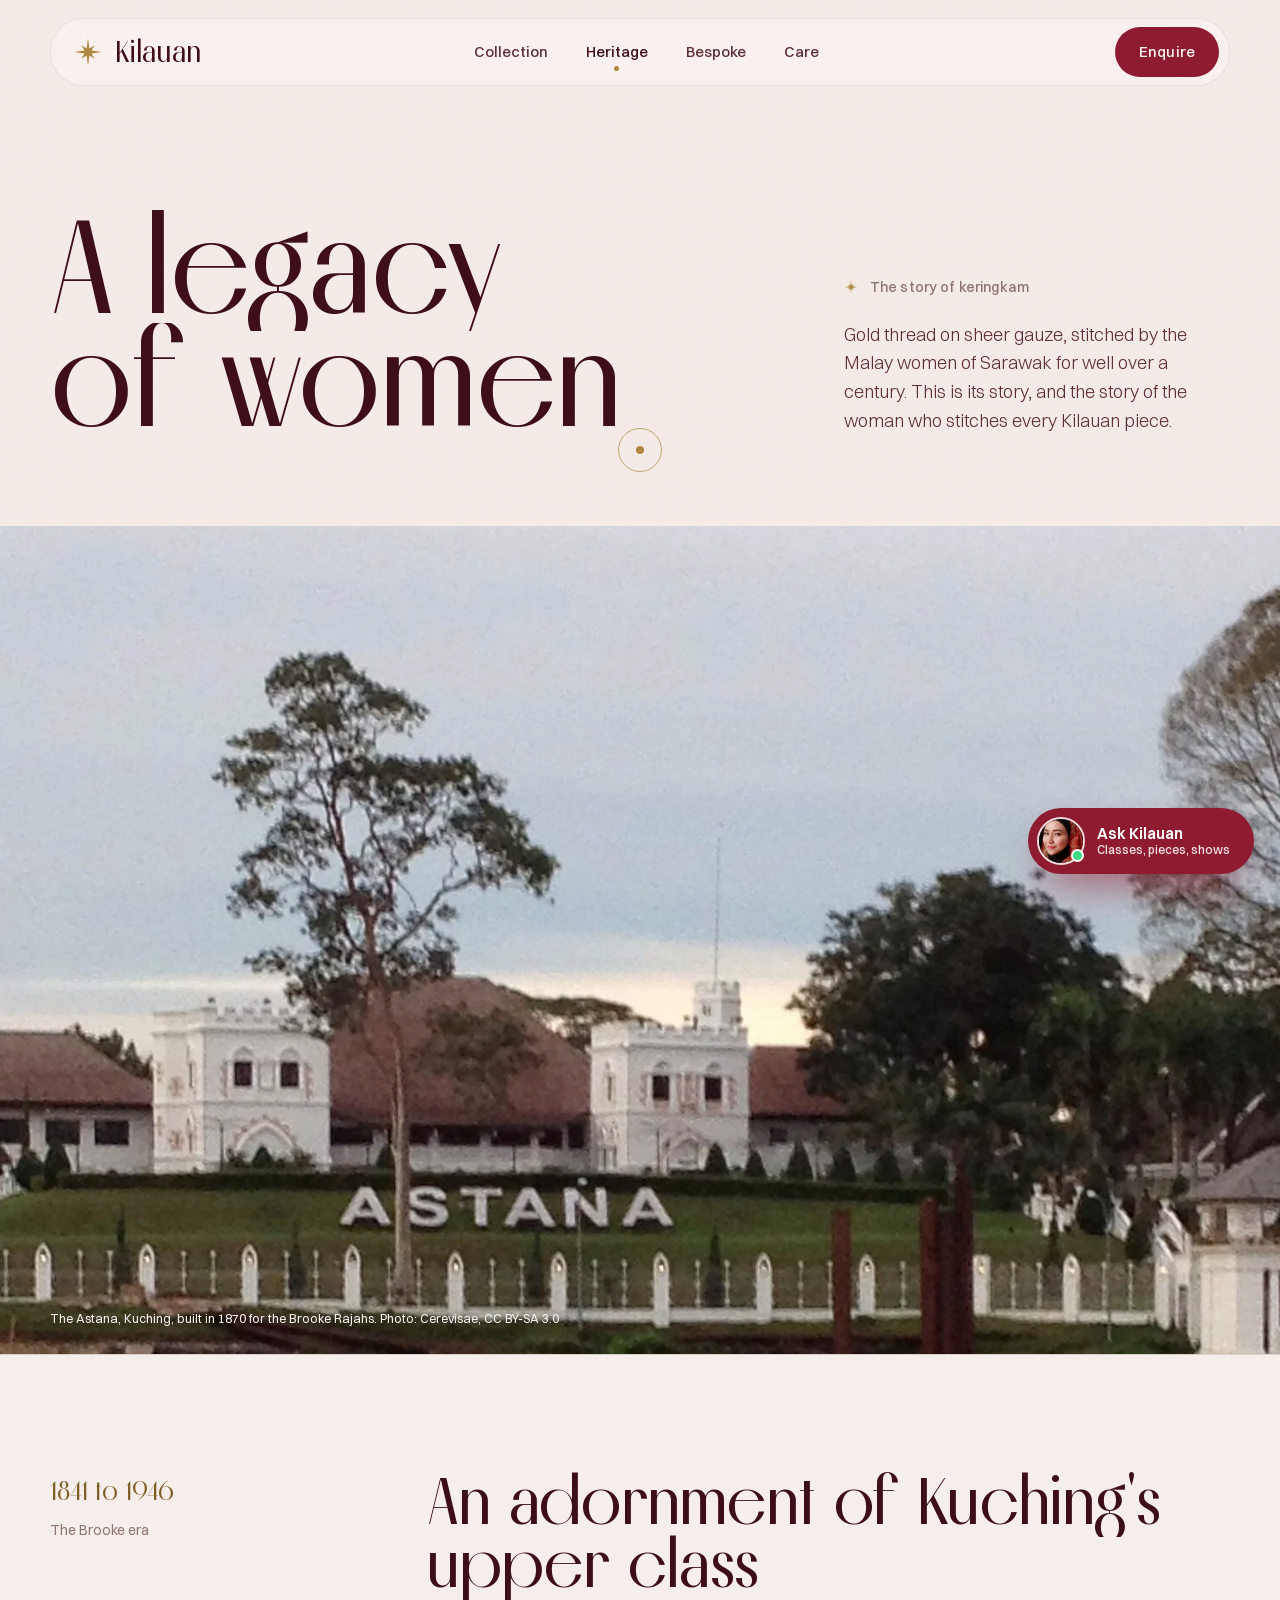
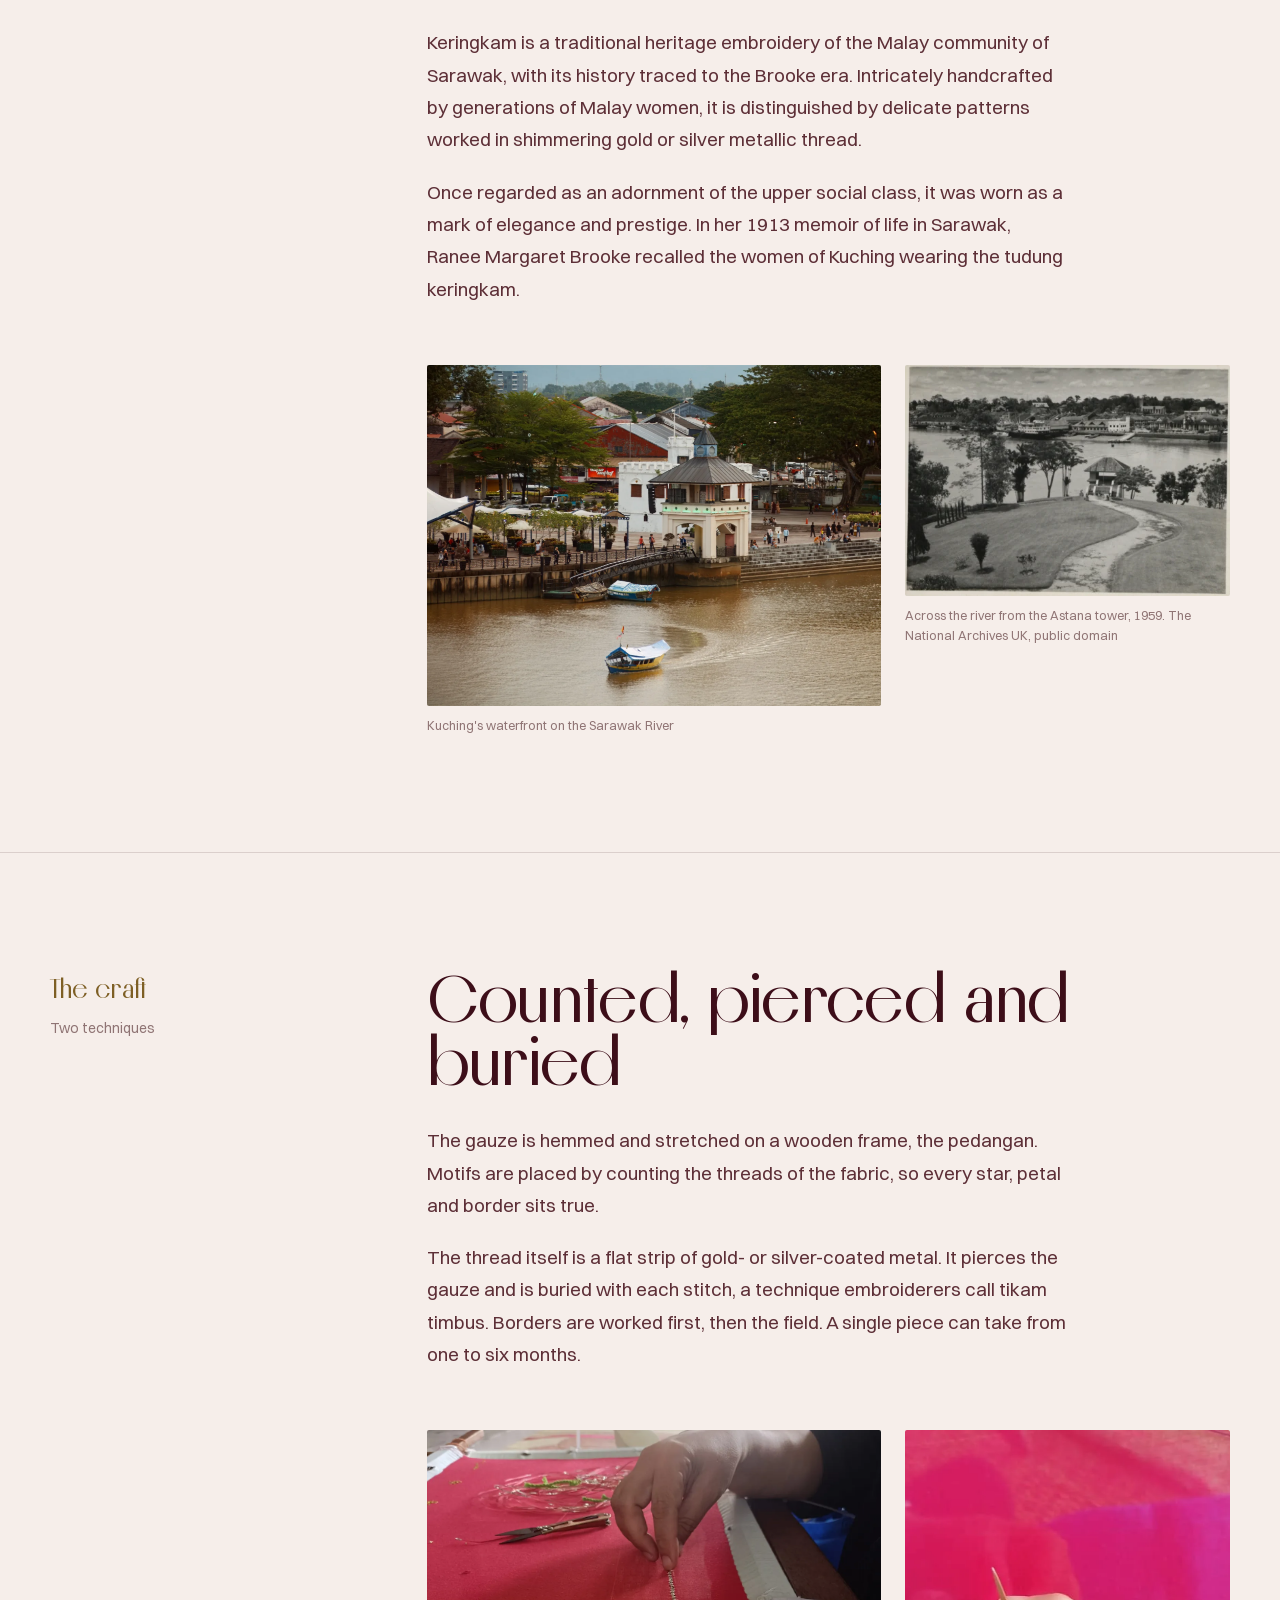
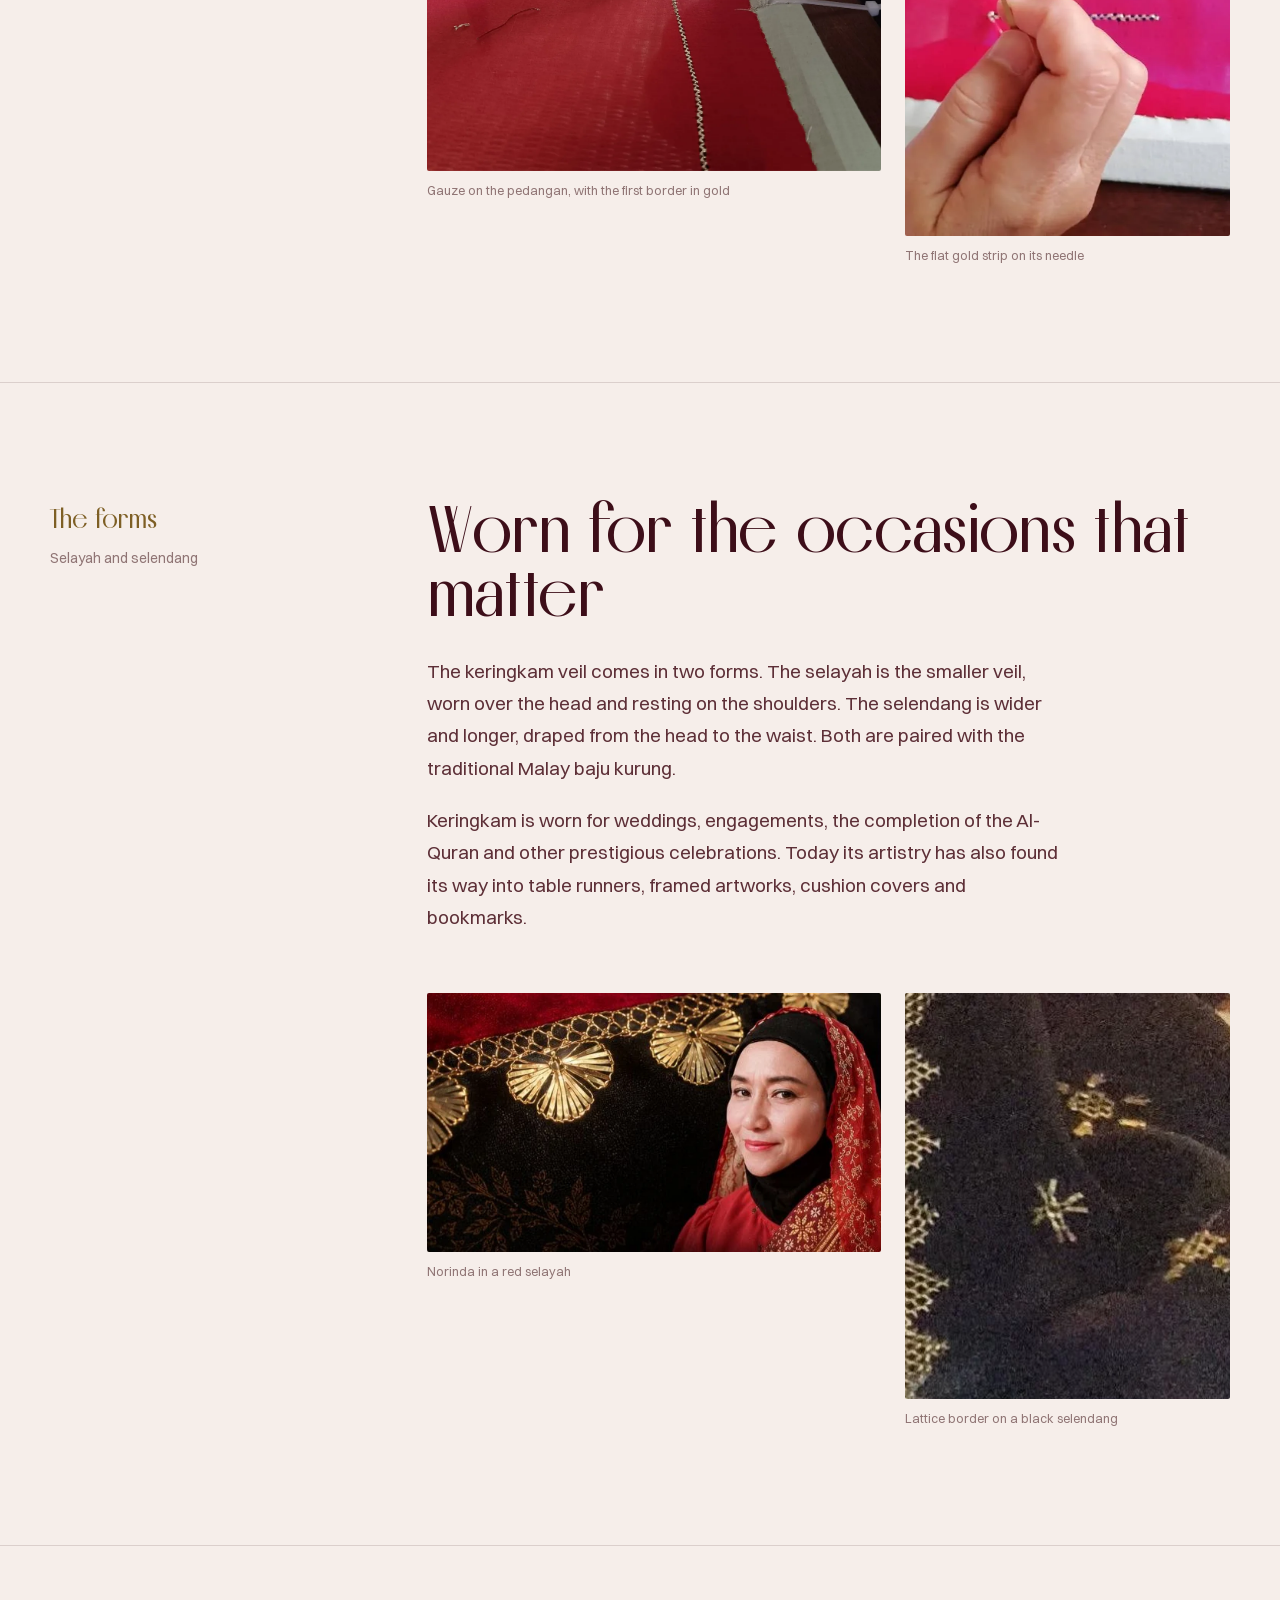
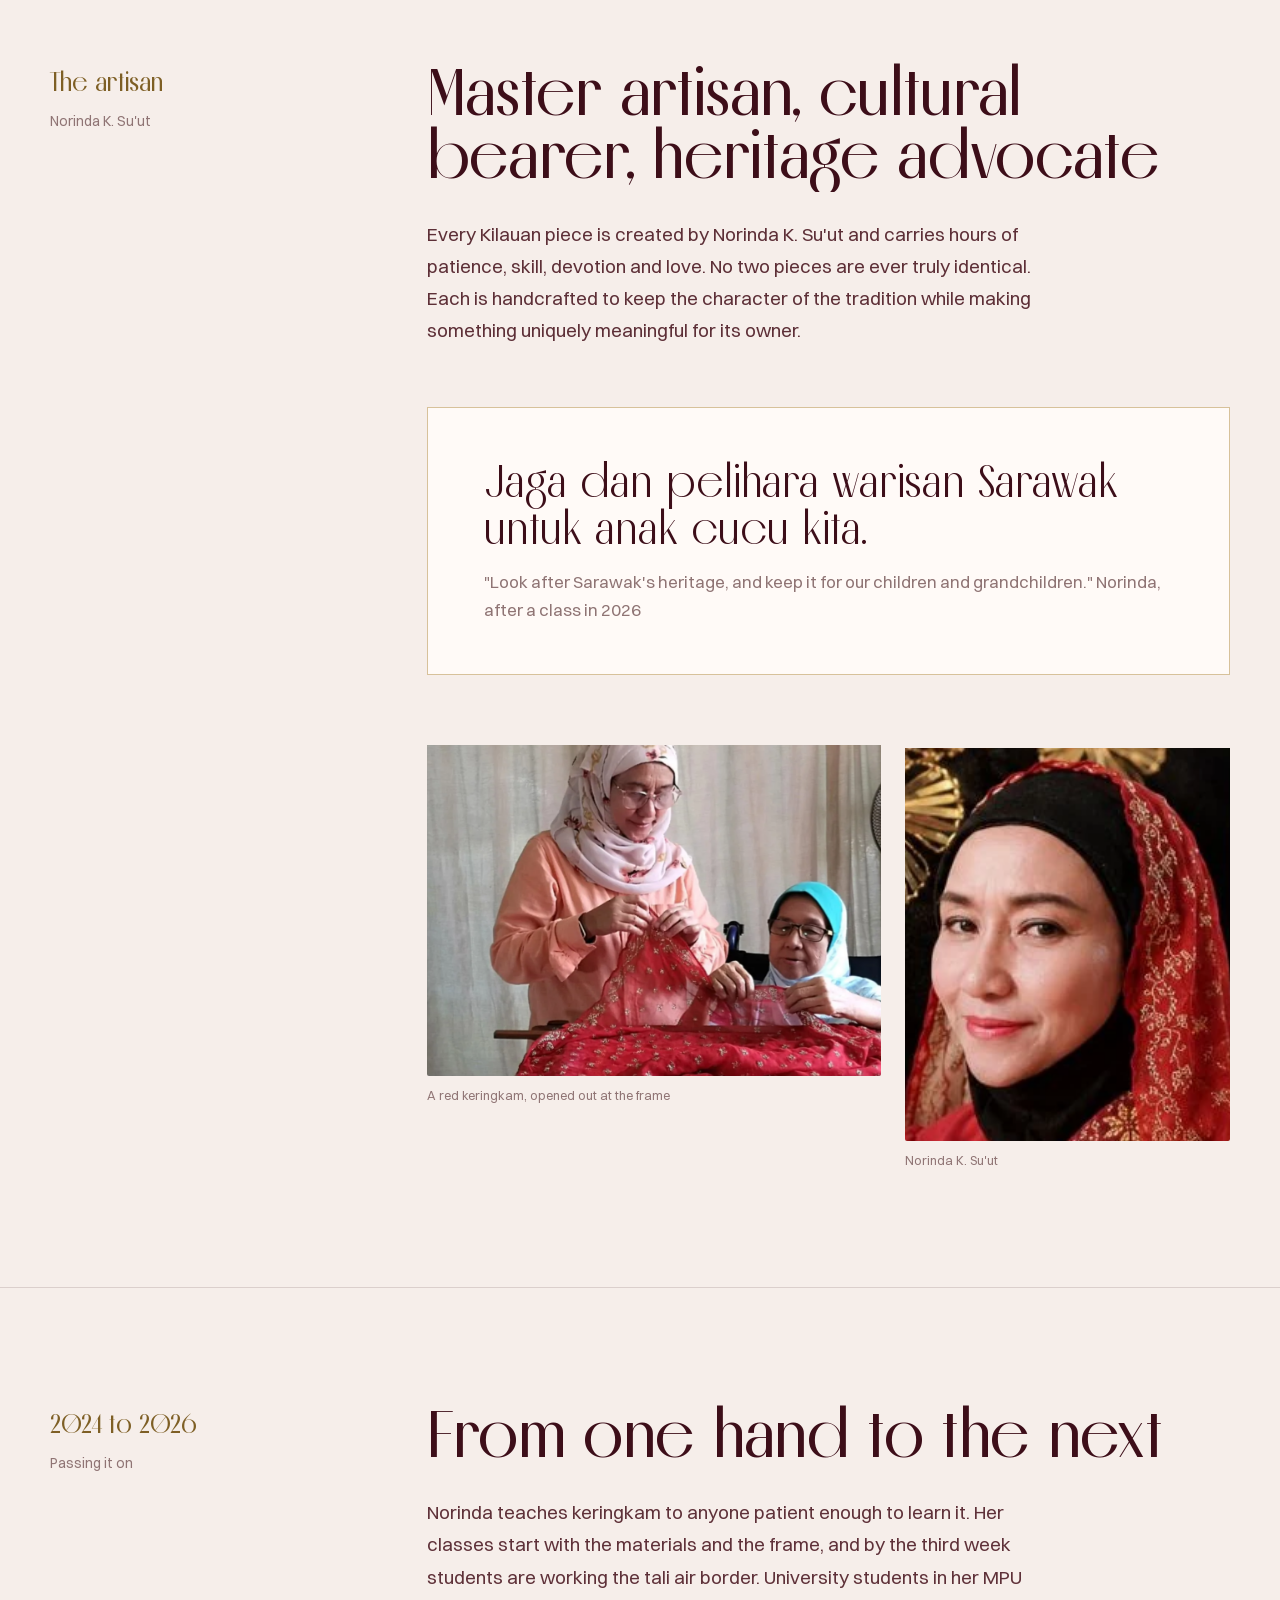
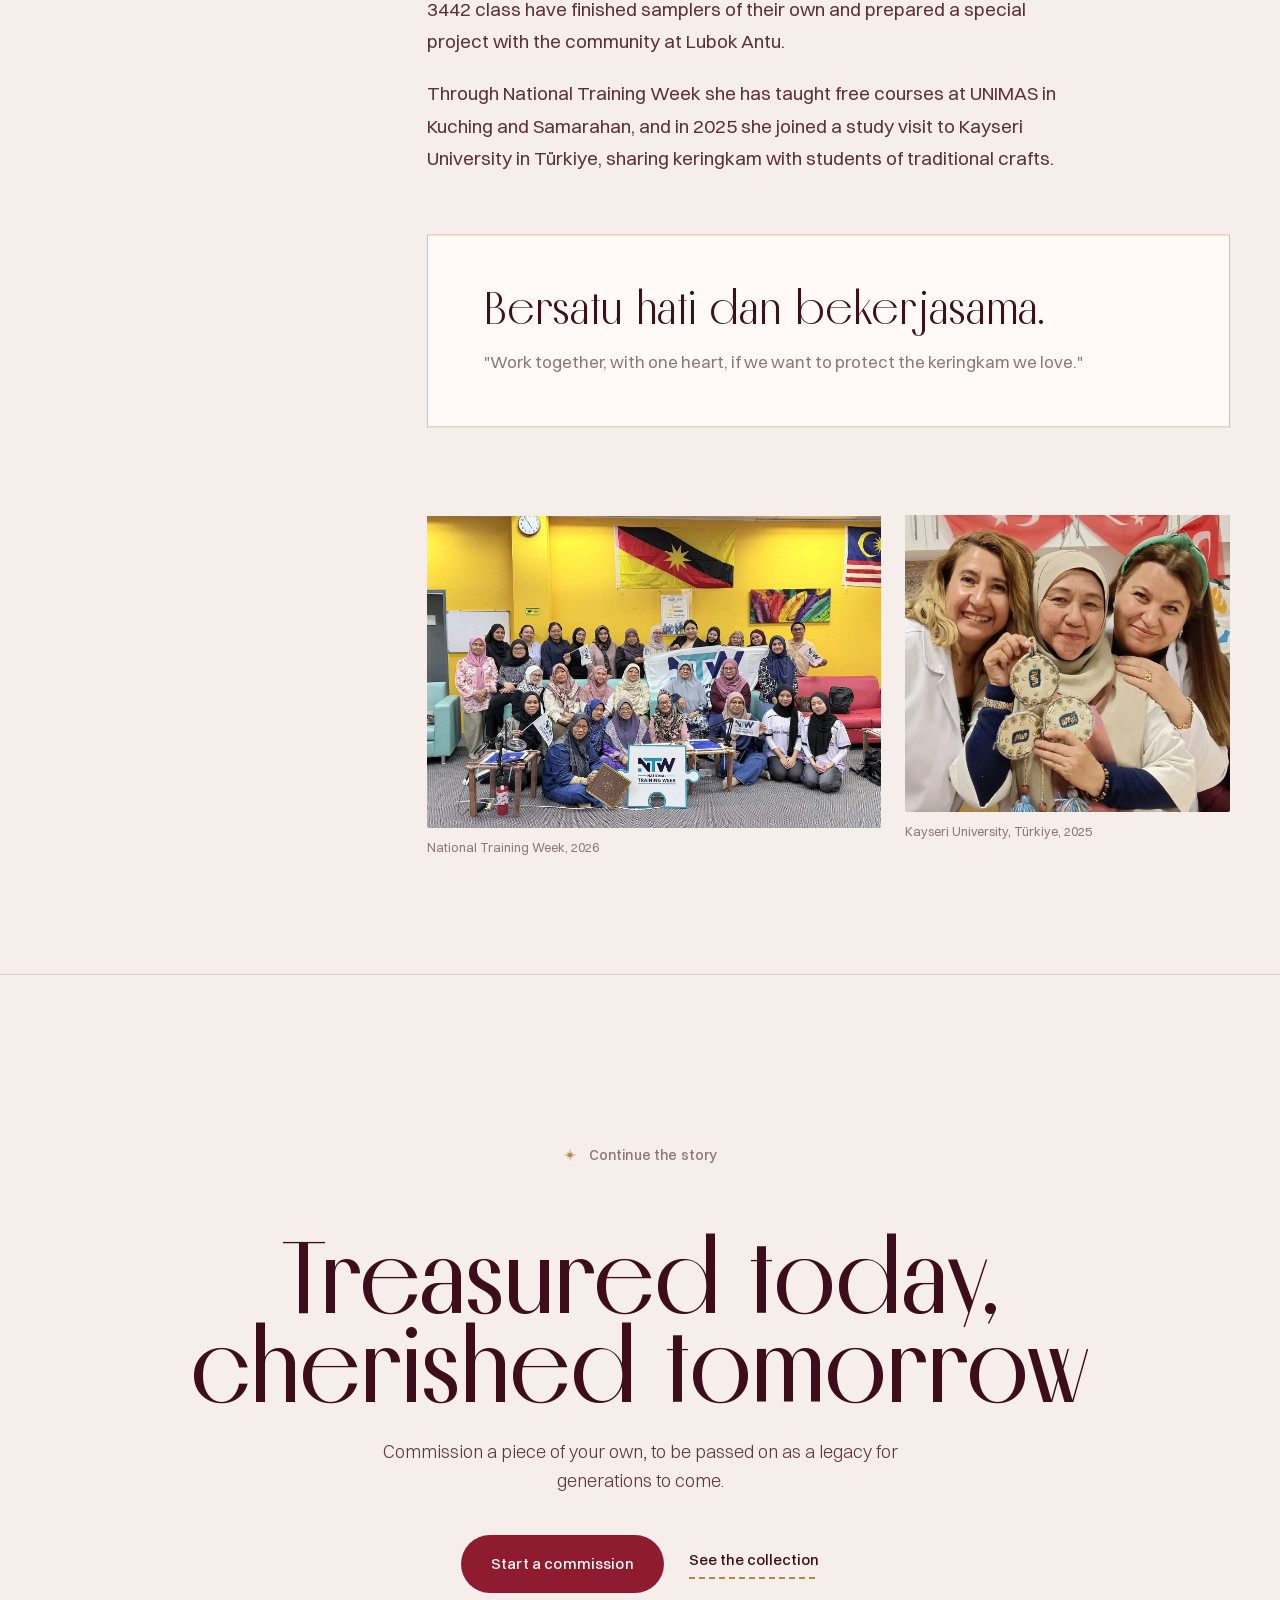
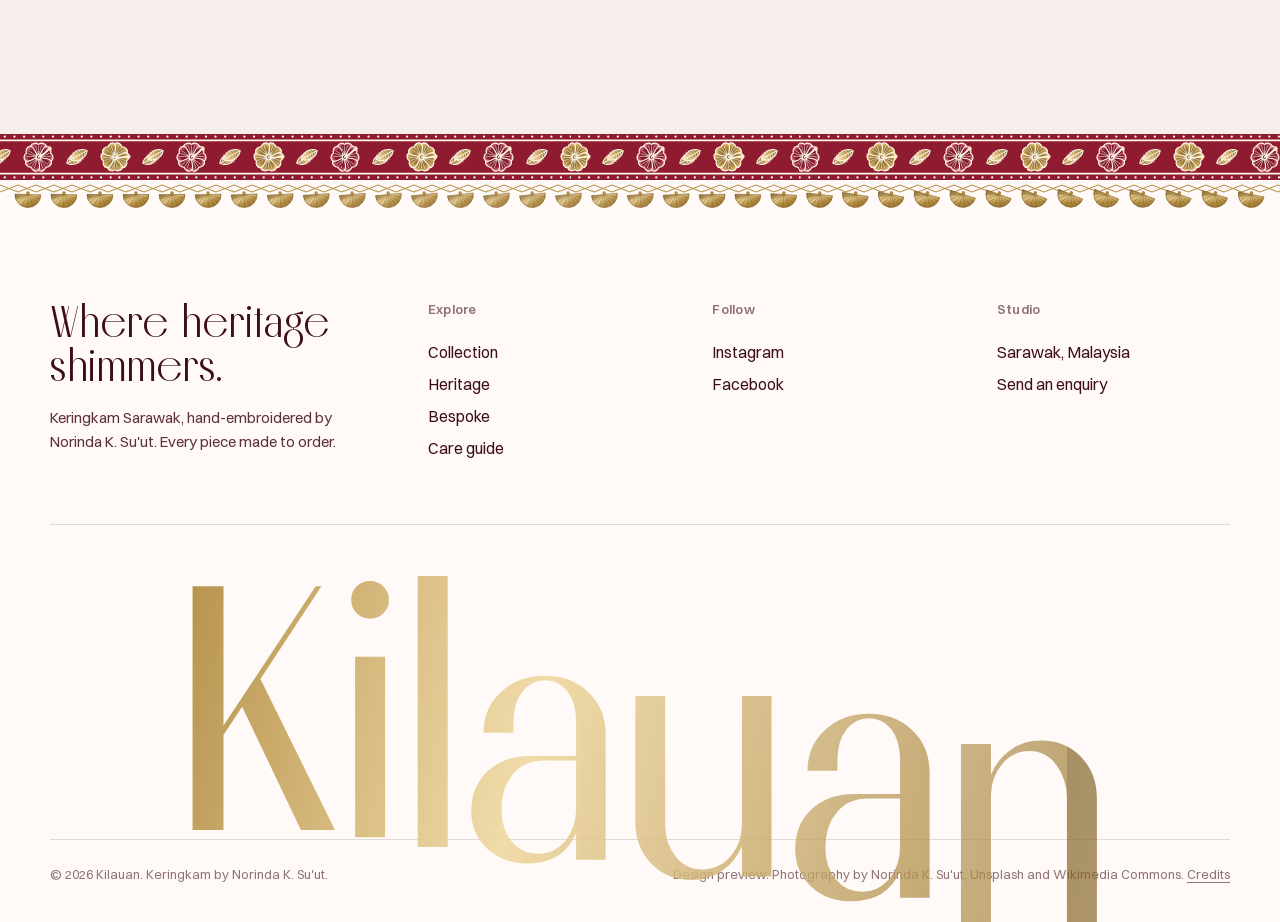
<file: site-1/heritage.html>
<!doctype html>
<html lang="en">
<head>
  <meta charset="utf-8">
  <meta name="viewport" content="width=device-width, initial-scale=1">
  <title>Heritage | Kilauan</title>
  <meta name="description" content="The story of keringkam, Sarawak's gold-thread embroidery, and of master artisan Norinda K. Su'ut.">
  <meta name="theme-color" content="#f6eeea">
  <link rel="icon" href="data:image/svg+xml,%3Csvg xmlns='http://www.w3.org/2000/svg' viewBox='0 0 48 48'%3E%3Cpath fill='%23b0893f' d='M24 2L26.3 18.46 34.61 13.39 29.54 21.7 46 24 29.54 26.3 34.61 34.61 26.3 29.54 24 46 21.7 29.54 13.39 34.61 18.46 26.3 2 24 18.46 21.7 13.39 13.39 21.7 18.46Z'/%3E%3C/svg%3E">
  <link rel="stylesheet" href="assets/css/fonts.css?v=3">
  <link rel="stylesheet" href="assets/vendor/lenis.css">
  <link rel="stylesheet" href="assets/css/style.css?v=3">
  <link rel="stylesheet" href="assets/css/chatbot.css?v=3">
  <script>document.documentElement.classList.add('js');if(location.hash){window.__hash=location.hash;history.replaceState(null,'',location.pathname+location.search);}setTimeout(function(){if(!window.__kilReady){var v=document.querySelector('.veil');if(v)v.style.display='none';}},6000);</script>
</head>
<body class="page-heritage" data-page="heritage">
<!-- icons:start --><svg width="0" height="0" style="position:absolute" aria-hidden="true" focusable="false"><symbol id="i-airplane-tilt" viewBox="0 0 256 256" fill="currentColor"><path d="M209,81l-33,31,32,88-24,24-48-72-24,24v24L88,224,72,184,32,168l24-24H80l24-24L32,72,56,48l88,32,31-33A24,24,0,0,1,209,81Z" opacity=".22"/><path d="M185.33,114.21l29.14-27.43.17-.16a32,32,0,0,0-45.26-45.26l-.16.17L141.79,70.67l-83-30.2a8,8,0,0,0-8.39,1.86l-24,24a8,8,0,0,0,1.22,12.31l63.89,42.59L76.69,136H56a8,8,0,0,0-5.65,2.34l-24,24A8,8,0,0,0,29,175.42l36.82,14.73,14.7,36.75.06.16a8,8,0,0,0,13.18,2.47l23.87-23.88A8,8,0,0,0,120,200V179.31l14.76-14.76,42.59,63.89a8,8,0,0,0,12.31,1.22l24-24a8,8,0,0,0,1.86-8.39Zm-.07,97.23-42.59-63.89A8,8,0,0,0,136.8,144a7.09,7.09,0,0,0-.79,0,8,8,0,0,0-5.66,2.34l-24,24A8,8,0,0,0,104,176v20.69L90.93,209.76,79.43,181A8,8,0,0,0,75,176.57l-28.74-11.5L59.32,152H80a8,8,0,0,0,5.66-2.34l24-24a8,8,0,0,0-1.22-12.32L44.56,70.74l13.5-13.49,83.22,30.26a8,8,0,0,0,8.56-2l30.94-32.88A16,16,0,0,1,203.4,75.22l-32.87,30.94a8,8,0,0,0-2,8.56l30.26,83.22Z"/></symbol><symbol id="i-book-open-text" viewBox="0 0 256 256" fill="currentColor"><path d="M232,56V200H160a32,32,0,0,0-32,32V88a32,32,0,0,1,32-32Z" opacity=".22"/><path d="M232,48H160a40,40,0,0,0-32,16A40,40,0,0,0,96,48H24a8,8,0,0,0-8,8V200a8,8,0,0,0,8,8H96a24,24,0,0,1,24,24,8,8,0,0,0,16,0,24,24,0,0,1,24-24h72a8,8,0,0,0,8-8V56A8,8,0,0,0,232,48ZM96,192H32V64H96a24,24,0,0,1,24,24V200A39.81,39.81,0,0,0,96,192Zm128,0H160a39.81,39.81,0,0,0-24,8V88a24,24,0,0,1,24-24h64ZM160,88h40a8,8,0,0,1,0,16H160a8,8,0,0,1,0-16Zm48,40a8,8,0,0,1-8,8H160a8,8,0,0,1,0-16h40A8,8,0,0,1,208,128Zm0,32a8,8,0,0,1-8,8H160a8,8,0,0,1,0-16h40A8,8,0,0,1,208,160Z"/></symbol><symbol id="i-chalkboard-teacher" viewBox="0 0 256 256" fill="currentColor"><path d="M192,80v96H104a32,32,0,1,0-32-32H64V80Z" opacity=".22"/><path d="M216,40H40A16,16,0,0,0,24,56V200a16,16,0,0,0,16,16H53.39a8,8,0,0,0,7.23-4.57,48,48,0,0,1,86.76,0,8,8,0,0,0,7.23,4.57H216a16,16,0,0,0,16-16V56A16,16,0,0,0,216,40ZM80,144a24,24,0,1,1,24,24A24,24,0,0,1,80,144Zm136,56H159.43a64.39,64.39,0,0,0-28.83-26.16,40,40,0,1,0-53.2,0A64.39,64.39,0,0,0,48.57,200H40V56H216ZM56,96V80a8,8,0,0,1,8-8H192a8,8,0,0,1,8,8v96a8,8,0,0,1-8,8H176a8,8,0,0,1,0-16h8V88H72v8a8,8,0,0,1-16,0Z"/></symbol><symbol id="i-chat-circle-dots" viewBox="0 0 256 256" fill="currentColor"><path d="M224,128A96,96,0,0,1,79.93,211.11h0L42.54,223.58a8,8,0,0,1-10.12-10.12l12.47-37.39h0A96,96,0,1,1,224,128Z" opacity=".22"/><path d="M128,24A104,104,0,0,0,36.18,176.88L24.83,210.93a16,16,0,0,0,20.24,20.24l34.05-11.35A104,104,0,1,0,128,24Zm0,192a87.87,87.87,0,0,1-44.06-11.81,8,8,0,0,0-4-1.08,7.85,7.85,0,0,0-2.53.42L40,216,52.47,178.6a8,8,0,0,0-.66-6.54A88,88,0,1,1,128,216Zm12-88a12,12,0,1,1-12-12A12,12,0,0,1,140,128Zm-44,0a12,12,0,1,1-12-12A12,12,0,0,1,96,128Zm88,0a12,12,0,1,1-12-12A12,12,0,0,1,184,128Z"/></symbol><symbol id="i-drop-slash" viewBox="0 0 256 256" fill="currentColor"><path d="M208,144a80,80,0,0,1-160,0c0-72,80-128,80-128S208,72,208,144Z" opacity=".22"/><path d="M53.92,34.62A8,8,0,1,0,42.08,45.38L64.72,70.29C48.32,95,40,119.78,40,144a88,88,0,0,0,149.21,63.22l12.87,14.16a8,8,0,1,0,11.84-10.76ZM128,216a72.08,72.08,0,0,1-72-72c0-19.93,6.68-40.57,19.86-61.46L178.43,195.36A71.84,71.84,0,0,1,128,216ZM90,50.51a8,8,0,0,1-.27-11.31A247.8,247.8,0,0,1,123.41,9.45a8,8,0,0,1,9.18,0C136,11.83,216,68.7,216,144a88.08,88.08,0,0,1-3.15,23.4,8,8,0,0,1-7.71,5.88A7.79,7.79,0,0,1,203,173a8,8,0,0,1-5.59-9.83A72.55,72.55,0,0,0,200,144c0-57.24-55.48-105-72-118a252.23,252.23,0,0,0-26.66,24.23A8,8,0,0,1,90,50.51Z"/></symbol><symbol id="i-envelope-simple" viewBox="0 0 256 256" fill="currentColor"><path d="M224,56l-96,88L32,56Z" opacity=".22"/><path d="M224,48H32a8,8,0,0,0-8,8V192a16,16,0,0,0,16,16H216a16,16,0,0,0,16-16V56A8,8,0,0,0,224,48ZM203.43,64,128,133.15,52.57,64ZM216,192H40V74.19l82.59,75.71a8,8,0,0,0,10.82,0L216,74.19V192Z"/></symbol><symbol id="i-facebook-logo" viewBox="0 0 256 256" fill="currentColor"><path d="M224,128a96,96,0,1,1-96-96A96,96,0,0,1,224,128Z" opacity=".22"/><path d="M128,24A104,104,0,1,0,232,128,104.11,104.11,0,0,0,128,24Zm8,191.63V152h24a8,8,0,0,0,0-16H136V112a16,16,0,0,1,16-16h16a8,8,0,0,0,0-16H152a32,32,0,0,0-32,32v24H96a8,8,0,0,0,0,16h24v63.63a88,88,0,1,1,16,0Z"/></symbol><symbol id="i-gift" viewBox="0 0 256 256" fill="currentColor"><path d="M208,128v72a8,8,0,0,1-8,8H56a8,8,0,0,1-8-8V128Z" opacity=".22"/><path d="M216,72H180.92c.39-.33.79-.65,1.17-1A29.53,29.53,0,0,0,192,49.57,32.62,32.62,0,0,0,158.44,16,29.53,29.53,0,0,0,137,25.91a54.94,54.94,0,0,0-9,14.48,54.94,54.94,0,0,0-9-14.48A29.53,29.53,0,0,0,97.56,16,32.62,32.62,0,0,0,64,49.57,29.53,29.53,0,0,0,73.91,71c.38.33.78.65,1.17,1H40A16,16,0,0,0,24,88v32a16,16,0,0,0,16,16v64a16,16,0,0,0,16,16H200a16,16,0,0,0,16-16V136a16,16,0,0,0,16-16V88A16,16,0,0,0,216,72ZM149,36.51a13.69,13.69,0,0,1,10-4.5h.49A16.62,16.62,0,0,1,176,49.08a13.69,13.69,0,0,1-4.5,10c-9.49,8.4-25.24,11.36-35,12.4C137.7,60.89,141,45.5,149,36.51Zm-64.09.36A16.63,16.63,0,0,1,96.59,32h.49a13.69,13.69,0,0,1,10,4.5c8.39,9.48,11.35,25.2,12.39,34.92-9.72-1-25.44-4-34.92-12.39a13.69,13.69,0,0,1-4.5-10A16.6,16.6,0,0,1,84.87,36.87ZM40,88h80v32H40Zm16,48h64v64H56Zm144,64H136V136h64Zm16-80H136V88h80v32Z"/></symbol><symbol id="i-graduation-cap" viewBox="0 0 256 256" fill="currentColor"><path d="M216,113.07v53.22a8,8,0,0,1-2,5.31c-11.3,12.59-38.9,36.4-86,36.4s-74.68-23.81-86-36.4a8,8,0,0,1-2-5.31V113.07L128,160Z" opacity=".22"/><path d="M251.76,88.94l-120-64a8,8,0,0,0-7.52,0l-120,64a8,8,0,0,0,0,14.12L32,117.87v48.42a15.91,15.91,0,0,0,4.06,10.65C49.16,191.53,78.51,216,128,216a130,130,0,0,0,48-8.76V240a8,8,0,0,0,16,0V199.51a115.63,115.63,0,0,0,27.94-22.57A15.91,15.91,0,0,0,224,166.29V117.87l27.76-14.81a8,8,0,0,0,0-14.12ZM128,200c-43.27,0-68.72-21.14-80-33.71V126.4l76.24,40.66a8,8,0,0,0,7.52,0L176,143.47v46.34C163.4,195.69,147.52,200,128,200Zm80-33.75a97.83,97.83,0,0,1-16,14.25V134.93l16-8.53ZM188,118.94l-.22-.13-56-29.87a8,8,0,0,0-7.52,14.12L171,128l-43,22.93L25,96,128,41.07,231,96Z"/></symbol><symbol id="i-hand-heart" viewBox="0 0 256 256" fill="currentColor"><path d="M16,152H48v56H16a8,8,0,0,1-8-8V160A8,8,0,0,1,16,152ZM192.54,40A39.12,39.12,0,0,0,156,64a39.12,39.12,0,0,0-36.54-24C97.67,40,80,58.31,80,80c0,14.56,7,27.71,16.73,40H140a20,20,0,0,1,0,40h4l37.78-8.68C203.82,135.07,232,109.23,232,80,232,58.31,214.33,40,192.54,40Z" opacity=".22"/><path d="M230.33,141.06a24.34,24.34,0,0,0-18.61-4.77C230.5,117.33,240,98.48,240,80c0-26.47-21.29-48-47.46-48A47.58,47.58,0,0,0,156,48.75,47.58,47.58,0,0,0,119.46,32C93.29,32,72,53.53,72,80c0,11,3.24,21.69,10.06,33a31.87,31.87,0,0,0-14.75,8.4L44.69,144H16A16,16,0,0,0,0,160v40a16,16,0,0,0,16,16H120a7.93,7.93,0,0,0,1.94-.24l64-16a6.94,6.94,0,0,0,1.19-.4L226,182.82l.44-.2a24.6,24.6,0,0,0,3.93-41.56ZM119.46,48A31.15,31.15,0,0,1,148.6,67a8,8,0,0,0,14.8,0,31.15,31.15,0,0,1,29.14-19C209.59,48,224,62.65,224,80c0,19.51-15.79,41.58-45.66,63.9l-11.09,2.55A28,28,0,0,0,140,112H100.68C92.05,100.36,88,90.12,88,80,88,62.65,102.41,48,119.46,48ZM16,160H40v40H16Zm203.43,8.21-38,16.18L119,200H56V155.31l22.63-22.62A15.86,15.86,0,0,1,89.94,128H140a12,12,0,0,1,0,24H112a8,8,0,0,0,0,16h32a8.32,8.32,0,0,0,1.79-.2l67-15.41.31-.08a8.6,8.6,0,0,1,6.3,15.9Z"/></symbol><symbol id="i-hand" viewBox="0 0 256 256" fill="currentColor"><path d="M208,76v76a80,80,0,0,1-80,80c-44.18,0-60.75-21.28-93.32-90a20,20,0,0,1,34.64-20L88,152V60a20,20,0,0,1,40,0V44a20,20,0,0,1,40,0V76a20,20,0,0,1,40,0Z" opacity=".22"/><path d="M188,48a27.75,27.75,0,0,0-12,2.71V44a28,28,0,0,0-54.65-8.6A28,28,0,0,0,80,60v64l-3.82-6.13a28,28,0,0,0-48.6,27.82c16,33.77,28.93,57.72,43.72,72.69C86.24,233.54,103.2,240,128,240a88.1,88.1,0,0,0,88-88V76A28,28,0,0,0,188,48Zm12,104a72.08,72.08,0,0,1-72,72c-20.38,0-33.51-4.88-45.33-16.85C69.44,193.74,57.26,171,41.9,138.58a6.36,6.36,0,0,0-.3-.58,12,12,0,0,1,20.79-12,1.76,1.76,0,0,0,.14.23l18.67,30A8,8,0,0,0,96,152V60a12,12,0,0,1,24,0v60a8,8,0,0,0,16,0V44a12,12,0,0,1,24,0v76a8,8,0,0,0,16,0V76a12,12,0,0,1,24,0Z"/></symbol><symbol id="i-hourglass-medium" viewBox="0 0 256 256" fill="currentColor"><path d="M180.92,88,128,128,74.67,88Z" opacity=".22"/><path d="M200,75.64V40a16,16,0,0,0-16-16H72A16,16,0,0,0,56,40V76a16.07,16.07,0,0,0,6.4,12.8L114.67,128,62.4,167.2A16.07,16.07,0,0,0,56,180v36a16,16,0,0,0,16,16H184a16,16,0,0,0,16-16V180.36a16.09,16.09,0,0,0-6.35-12.77L141.27,128l52.38-39.59A16.09,16.09,0,0,0,200,75.64ZM72,40H184V75.64L178.23,80H77.33L72,76Zm56,78L98.67,96h58.4Zm56,98H72V180l48-36v24a8,8,0,0,0,16,0V144.08l48,36.28Z"/></symbol><symbol id="i-info" viewBox="0 0 256 256" fill="currentColor"><path d="M224,128a96,96,0,1,1-96-96A96,96,0,0,1,224,128Z" opacity=".22"/><path d="M144,176a8,8,0,0,1-8,8,16,16,0,0,1-16-16V128a8,8,0,0,1,0-16,16,16,0,0,1,16,16v40A8,8,0,0,1,144,176Zm88-48A104,104,0,1,1,128,24,104.11,104.11,0,0,1,232,128Zm-16,0a88,88,0,1,0-88,88A88.1,88.1,0,0,0,216,128ZM124,96a12,12,0,1,0-12-12A12,12,0,0,0,124,96Z"/></symbol><symbol id="i-instagram-logo" viewBox="0 0 256 256" fill="currentColor"><path d="M176,32H80A48,48,0,0,0,32,80v96a48,48,0,0,0,48,48h96a48,48,0,0,0,48-48V80A48,48,0,0,0,176,32ZM128,168a40,40,0,1,1,40-40A40,40,0,0,1,128,168Z" opacity=".22"/><path d="M176,24H80A56.06,56.06,0,0,0,24,80v96a56.06,56.06,0,0,0,56,56h96a56.06,56.06,0,0,0,56-56V80A56.06,56.06,0,0,0,176,24Zm40,152a40,40,0,0,1-40,40H80a40,40,0,0,1-40-40V80A40,40,0,0,1,80,40h96a40,40,0,0,1,40,40ZM128,80a48,48,0,1,0,48,48A48.05,48.05,0,0,0,128,80Zm0,80a32,32,0,1,1,32-32A32,32,0,0,1,128,160Zm64-84a12,12,0,1,1-12-12A12,12,0,0,1,192,76Z"/></symbol><symbol id="i-needle" viewBox="0 0 256 256" fill="currentColor"><path d="M206.63,94.63l-24,24C128,128,40,216,40,216s88-88,97.37-142.63l24-24a32,32,0,0,1,45.26,45.26Z" opacity=".22"/><path d="M189.66,66.34a8,8,0,0,1,0,11.32l-16,16a8,8,0,0,1-11.32-11.32l16-16A8,8,0,0,1,189.66,66.34ZM224,72a39.71,39.71,0,0,1-11.72,28.28l-24,24a8,8,0,0,1-4.3,2.23c-51.49,8.84-137.46,94.28-138.32,95.15h0a8,8,0,0,1-11.31-11.32h0C36,208.73,120.69,123.28,129.49,72a8,8,0,0,1,2.23-4.3l24-24A40,40,0,0,1,224,72Zm-16,0a24,24,0,0,0-41-17L144.77,77.29c-4.41,21.15-18.9,46.19-35.49,69.43,23.24-16.59,48.28-31.08,69.43-35.49L201,89A23.85,23.85,0,0,0,208,72Z"/></symbol><symbol id="i-package" viewBox="0 0 256 256" fill="currentColor"><path d="M128,129.09V232a8,8,0,0,1-3.84-1l-88-48.18a8,8,0,0,1-4.16-7V80.18a8,8,0,0,1,.7-3.25Z" opacity=".22"/><path d="M223.68,66.15,135.68,18a15.88,15.88,0,0,0-15.36,0l-88,48.17a16,16,0,0,0-8.32,14v95.64a16,16,0,0,0,8.32,14l88,48.17a15.88,15.88,0,0,0,15.36,0l88-48.17a16,16,0,0,0,8.32-14V80.18A16,16,0,0,0,223.68,66.15ZM128,32l80.34,44-29.77,16.3-80.35-44ZM128,120,47.66,76l33.9-18.56,80.34,44ZM40,90l80,43.78v85.79L40,175.82Zm176,85.78h0l-80,43.79V133.82l32-17.51V152a8,8,0,0,0,16,0V107.55L216,90v85.77Z"/></symbol><symbol id="i-palette" viewBox="0 0 256 256" fill="currentColor"><path d="M224,127.17a96.48,96.48,0,0,1-2.39,22.18A24,24,0,0,1,198.21,168H152a24,24,0,0,0-24,24,24,24,0,0,1-32,22.61C58.73,201.44,32,169.81,32,128a96,96,0,0,1,95-96C179.84,31.47,223.55,74.35,224,127.17Z" opacity=".22"/><path d="M200.77,53.89A103.27,103.27,0,0,0,128,24h-1.07A104,104,0,0,0,24,128c0,43,26.58,79.06,69.36,94.17A32,32,0,0,0,136,192a16,16,0,0,1,16-16h46.21a31.81,31.81,0,0,0,31.2-24.88,104.43,104.43,0,0,0,2.59-24A103.28,103.28,0,0,0,200.77,53.89Zm13,93.71A15.89,15.89,0,0,1,198.21,160H152a32,32,0,0,0-32,32,16,16,0,0,1-21.31,15.07C62.49,194.3,40,164,40,128a88,88,0,0,1,87.09-88h.9a88.35,88.35,0,0,1,88,87.25A88.86,88.86,0,0,1,213.81,147.6ZM140,76a12,12,0,1,1-12-12A12,12,0,0,1,140,76ZM96,100A12,12,0,1,1,84,88,12,12,0,0,1,96,100Zm0,56a12,12,0,1,1-12-12A12,12,0,0,1,96,156Zm88-56a12,12,0,1,1-12-12A12,12,0,0,1,184,100Z"/></symbol><symbol id="i-paper-plane-tilt" viewBox="0 0 256 256" fill="currentColor"><path d="M223.69,42.18l-58.22,192a8,8,0,0,1-14.92,1.25L108,148,20.58,105.45a8,8,0,0,1,1.25-14.92l192-58.22A8,8,0,0,1,223.69,42.18Z" opacity=".22"/><path d="M227.32,28.68a16,16,0,0,0-15.66-4.08l-.15,0L19.57,82.84a16,16,0,0,0-2.49,29.8L102,154l41.3,84.87A15.86,15.86,0,0,0,157.74,248q.69,0,1.38-.06a15.88,15.88,0,0,0,14-11.51l58.2-191.94c0-.05,0-.1,0-.15A16,16,0,0,0,227.32,28.68ZM157.83,231.85l-.05.14,0-.07-40.06-82.3,48-48a8,8,0,0,0-11.31-11.31l-48,48L24.08,98.25l-.07,0,.14,0L216,40Z"/></symbol><symbol id="i-path" viewBox="0 0 256 256" fill="currentColor"><path d="M224,200a24,24,0,1,1-24-24A24,24,0,0,1,224,200Z" opacity=".22"/><path d="M200,168a32.06,32.06,0,0,0-31,24H72a32,32,0,0,1,0-64h96a40,40,0,0,0,0-80H72a8,8,0,0,0,0,16h96a24,24,0,0,1,0,48H72a48,48,0,0,0,0,96h97a32,32,0,1,0,31-40Zm0,48a16,16,0,1,1,16-16A16,16,0,0,1,200,216Z"/></symbol><symbol id="i-ruler" viewBox="0 0 256 256" fill="currentColor"><path d="M229.66,90.34,90.34,229.66a8,8,0,0,1-11.31,0L26.34,177a8,8,0,0,1,0-11.31L165.66,26.34a8,8,0,0,1,11.31,0L229.66,79A8,8,0,0,1,229.66,90.34Z" opacity=".22"/><path d="M235.32,73.37,182.63,20.69a16,16,0,0,0-22.63,0L20.68,160a16,16,0,0,0,0,22.63l52.69,52.68a16,16,0,0,0,22.63,0L235.32,96A16,16,0,0,0,235.32,73.37ZM84.68,224,32,171.31l32-32,26.34,26.35a8,8,0,0,0,11.32-11.32L75.31,128,96,107.31l26.34,26.35a8,8,0,0,0,11.32-11.32L107.31,96,128,75.31l26.34,26.35a8,8,0,0,0,11.32-11.32L139.31,64l32-32L224,84.69Z"/></symbol><symbol id="i-scissors" viewBox="0 0 256 256" fill="currentColor"><path d="M40.2,95.8a28,28,0,1,1,39.6,0A28,28,0,0,1,40.2,95.8Zm0,64.4a28,28,0,1,0,39.6,0A28,28,0,0,0,40.2,160.2Z" opacity=".22"/><path d="M157.73,113.13A8,8,0,0,1,159.82,102L227.48,55.7a8,8,0,0,1,9,13.21l-67.67,46.3a7.92,7.92,0,0,1-4.51,1.4A8,8,0,0,1,157.73,113.13Zm80.87,85.09a8,8,0,0,1-11.12,2.08L136,137.7,93.49,166.78a36,36,0,1,1-9-13.19L121.83,128,84.44,102.41a35.86,35.86,0,1,1,9-13.19l143,97.87A8,8,0,0,1,238.6,198.22ZM80,180a20,20,0,1,0-5.86,14.14A19.85,19.85,0,0,0,80,180ZM74.14,90.13a20,20,0,1,0-28.28,0A19.85,19.85,0,0,0,74.14,90.13Z"/></symbol><symbol id="i-scroll" viewBox="0 0 256 256" fill="currentColor"><path d="M200,176H104s8,6,8,16a24,24,0,0,1-48,0V64A24,24,0,0,0,40,40H176a24,24,0,0,1,24,24Z" opacity=".22"/><path d="M96,104a8,8,0,0,1,8-8h64a8,8,0,0,1,0,16H104A8,8,0,0,1,96,104Zm8,40h64a8,8,0,0,0,0-16H104a8,8,0,0,0,0,16Zm128,48a32,32,0,0,1-32,32H88a32,32,0,0,1-32-32V64a16,16,0,0,0-32,0c0,5.74,4.83,9.62,4.88,9.66h0A8,8,0,0,1,24,88a7.89,7.89,0,0,1-4.79-1.61h0C18.05,85.54,8,77.61,8,64A32,32,0,0,1,40,32H176a32,32,0,0,1,32,32V168h8a8,8,0,0,1,4.8,1.6C222,170.46,232,178.39,232,192ZM96.26,173.48A8.07,8.07,0,0,1,104,168h88V64a16,16,0,0,0-16-16H67.69A31.71,31.71,0,0,1,72,64V192a16,16,0,0,0,32,0c0-5.74-4.83-9.62-4.88-9.66A7.82,7.82,0,0,1,96.26,173.48ZM216,192a12.58,12.58,0,0,0-3.23-8h-94a26.92,26.92,0,0,1,1.21,8,31.82,31.82,0,0,1-4.29,16H200A16,16,0,0,0,216,192Z"/></symbol><symbol id="i-seal-check" viewBox="0 0 256 256" fill="currentColor"><path d="M232,128c0,12.51-17.82,21.95-22.68,33.69-4.68,11.32,1.42,30.65-7.78,39.85s-28.53,3.1-39.85,7.78C150,214.18,140.5,232,128,232s-22-17.82-33.69-22.68c-11.32-4.68-30.65,1.42-39.85-7.78s-3.1-28.53-7.78-39.85C41.82,150,24,140.5,24,128s17.82-22,22.68-33.69C51.36,83,45.26,63.66,54.46,54.46S83,51.36,94.31,46.68C106.05,41.82,115.5,24,128,24S150,41.82,161.69,46.68c11.32,4.68,30.65-1.42,39.85,7.78s3.1,28.53,7.78,39.85C214.18,106.05,232,115.5,232,128Z" opacity=".22"/><path d="M225.86,102.82c-3.77-3.94-7.67-8-9.14-11.57-1.36-3.27-1.44-8.69-1.52-13.94-.15-9.76-.31-20.82-8-28.51s-18.75-7.85-28.51-8c-5.25-.08-10.67-.16-13.94-1.52-3.56-1.47-7.63-5.37-11.57-9.14C146.28,23.51,138.44,16,128,16s-18.27,7.51-25.18,14.14c-3.94,3.77-8,7.67-11.57,9.14C88,40.64,82.56,40.72,77.31,40.8c-9.76.15-20.82.31-28.51,8S41,67.55,40.8,77.31c-.08,5.25-.16,10.67-1.52,13.94-1.47,3.56-5.37,7.63-9.14,11.57C23.51,109.72,16,117.56,16,128s7.51,18.27,14.14,25.18c3.77,3.94,7.67,8,9.14,11.57,1.36,3.27,1.44,8.69,1.52,13.94.15,9.76.31,20.82,8,28.51s18.75,7.85,28.51,8c5.25.08,10.67.16,13.94,1.52,3.56,1.47,7.63,5.37,11.57,9.14C109.72,232.49,117.56,240,128,240s18.27-7.51,25.18-14.14c3.94-3.77,8-7.67,11.57-9.14,3.27-1.36,8.69-1.44,13.94-1.52,9.76-.15,20.82-.31,28.51-8s7.85-18.75,8-28.51c.08-5.25.16-10.67,1.52-13.94,1.47-3.56,5.37-7.63,9.14-11.57C232.49,146.28,240,138.44,240,128S232.49,109.73,225.86,102.82Zm-11.55,39.29c-4.79,5-9.75,10.17-12.38,16.52-2.52,6.1-2.63,13.07-2.73,19.82-.1,7-.21,14.33-3.32,17.43s-10.39,3.22-17.43,3.32c-6.75.1-13.72.21-19.82,2.73-6.35,2.63-11.52,7.59-16.52,12.38S132,224,128,224s-9.15-4.92-14.11-9.69-10.17-9.75-16.52-12.38c-6.1-2.52-13.07-2.63-19.82-2.73-7-.1-14.33-.21-17.43-3.32s-3.22-10.39-3.32-17.43c-.1-6.75-.21-13.72-2.73-19.82-2.63-6.35-7.59-11.52-12.38-16.52S32,132,32,128s4.92-9.15,9.69-14.11,9.75-10.17,12.38-16.52c2.52-6.1,2.63-13.07,2.73-19.82.1-7,.21-14.33,3.32-17.43S70.51,56.9,77.55,56.8c6.75-.1,13.72-.21,19.82-2.73,6.35-2.63,11.52-7.59,16.52-12.38S124,32,128,32s9.15,4.92,14.11,9.69,10.17,9.75,16.52,12.38c6.1,2.52,13.07,2.63,19.82,2.73,7,.1,14.33.21,17.43,3.32s3.22,10.39,3.32,17.43c.1,6.75.21,13.72,2.73,19.82,2.63,6.35,7.59,11.52,12.38,16.52S224,124,224,128,219.08,137.15,214.31,142.11ZM173.66,98.34a8,8,0,0,1,0,11.32l-56,56a8,8,0,0,1-11.32,0l-24-24a8,8,0,0,1,11.32-11.32L112,148.69l50.34-50.35A8,8,0,0,1,173.66,98.34Z"/></symbol><symbol id="i-shopping-bag" viewBox="0 0 256 256" fill="currentColor"><path d="M224,56V200a8,8,0,0,1-8,8H40a8,8,0,0,1-8-8V56a8,8,0,0,1,8-8H216A8,8,0,0,1,224,56Z" opacity=".22"/><path d="M216,40H40A16,16,0,0,0,24,56V200a16,16,0,0,0,16,16H216a16,16,0,0,0,16-16V56A16,16,0,0,0,216,40Zm0,160H40V56H216V200ZM176,88a48,48,0,0,1-96,0,8,8,0,0,1,16,0,32,32,0,0,0,64,0,8,8,0,0,1,16,0Z"/></symbol><symbol id="i-sparkle" viewBox="0 0 256 256" fill="currentColor"><path d="M194.82,151.43l-55.09,20.3-20.3,55.09a7.92,7.92,0,0,1-14.86,0l-20.3-55.09-55.09-20.3a7.92,7.92,0,0,1,0-14.86l55.09-20.3,20.3-55.09a7.92,7.92,0,0,1,14.86,0l20.3,55.09,55.09,20.3A7.92,7.92,0,0,1,194.82,151.43Z" opacity=".22"/><path d="M197.58,129.06,146,110l-19-51.62a15.92,15.92,0,0,0-29.88,0L78,110l-51.62,19a15.92,15.92,0,0,0,0,29.88L78,178l19,51.62a15.92,15.92,0,0,0,29.88,0L146,178l51.62-19a15.92,15.92,0,0,0,0-29.88ZM137,164.22a8,8,0,0,0-4.74,4.74L112,223.85,91.78,169A8,8,0,0,0,87,164.22L32.15,144,87,123.78A8,8,0,0,0,91.78,119L112,64.15,132.22,119a8,8,0,0,0,4.74,4.74L191.85,144ZM144,40a8,8,0,0,1,8-8h16V16a8,8,0,0,1,16,0V32h16a8,8,0,0,1,0,16H184V64a8,8,0,0,1-16,0V48H152A8,8,0,0,1,144,40ZM248,88a8,8,0,0,1-8,8h-8v8a8,8,0,0,1-16,0V96h-8a8,8,0,0,1,0-16h8V72a8,8,0,0,1,16,0v8h8A8,8,0,0,1,248,88Z"/></symbol><symbol id="i-student" viewBox="0 0 256 256" fill="currentColor"><path d="M224,64,128,96,32,64l96-32Z" opacity=".22"/><path d="M226.53,56.41l-96-32a8,8,0,0,0-5.06,0l-96,32a8,8,0,0,0-5.4,6.75A5,5,0,0,0,24,64v80a8,8,0,0,0,16,0V75.1L73.59,86.29a64,64,0,0,0,20.65,88.05c-18,7.06-33.56,19.83-44.94,37.29a8,8,0,1,0,13.4,8.74C77.77,197.25,101.57,184,128,184s50.23,13.25,65.3,36.37a8,8,0,0,0,13.4-8.74c-11.38-17.46-27-30.23-44.94-37.29a64,64,0,0,0,20.65-88l44.12-14.7a8,8,0,0,0,0-15.18ZM176,120A48,48,0,1,1,89.35,91.55l36.12,12a8,8,0,0,0,5.06,0l36.12-12A47.89,47.89,0,0,1,176,120ZM128,87.57,57.3,64,128,40.43,198.7,64Z"/></symbol><symbol id="i-sun" viewBox="0 0 256 256" fill="currentColor"><path d="M184,128a56,56,0,1,1-56-56A56,56,0,0,1,184,128Z" opacity=".22"/><path d="M120,40V16a8,8,0,0,1,16,0V40a8,8,0,0,1-16,0Zm72,88a64,64,0,1,1-64-64A64.07,64.07,0,0,1,192,128Zm-16,0a48,48,0,1,0-48,48A48.05,48.05,0,0,0,176,128ZM58.34,69.66A8,8,0,0,0,69.66,58.34l-16-16A8,8,0,0,0,42.34,53.66Zm0,116.68-16,16a8,8,0,0,0,11.32,11.32l16-16a8,8,0,0,0-11.32-11.32ZM192,72a8,8,0,0,0,5.66-2.34l16-16a8,8,0,0,0-11.32-11.32l-16,16A8,8,0,0,0,192,72Zm5.66,114.34a8,8,0,0,0-11.32,11.32l16,16a8,8,0,0,0,11.32-11.32ZM48,128a8,8,0,0,0-8-8H16a8,8,0,0,0,0,16H40A8,8,0,0,0,48,128Zm80,80a8,8,0,0,0-8,8v24a8,8,0,0,0,16,0V216A8,8,0,0,0,128,208Zm112-88H216a8,8,0,0,0,0,16h24a8,8,0,0,0,0-16Z"/></symbol><symbol id="i-tag" viewBox="0 0 256 256" fill="currentColor"><path d="M237.66,153,153,237.66a8,8,0,0,1-11.31,0L42.34,138.34A8,8,0,0,1,40,132.69V40h92.69a8,8,0,0,1,5.65,2.34l99.32,99.32A8,8,0,0,1,237.66,153Z" opacity=".22"/><path d="M243.31,136,144,36.69A15.86,15.86,0,0,0,132.69,32H40a8,8,0,0,0-8,8v92.69A15.86,15.86,0,0,0,36.69,144L136,243.31a16,16,0,0,0,22.63,0l84.68-84.68a16,16,0,0,0,0-22.63Zm-96,96L48,132.69V48h84.69L232,147.31ZM96,84A12,12,0,1,1,84,72,12,12,0,0,1,96,84Z"/></symbol><symbol id="i-ticket" viewBox="0 0 256 256" fill="currentColor"><path d="M200,128a32,32,0,0,0,32,32v32a8,8,0,0,1-8,8H96V56H224a8,8,0,0,1,8,8V96A32,32,0,0,0,200,128Z" opacity=".22"/><path d="M232,104a8,8,0,0,0,8-8V64a16,16,0,0,0-16-16H32A16,16,0,0,0,16,64V96a8,8,0,0,0,8,8,24,24,0,0,1,0,48,8,8,0,0,0-8,8v32a16,16,0,0,0,16,16H224a16,16,0,0,0,16-16V160a8,8,0,0,0-8-8,24,24,0,0,1,0-48ZM32,167.2a40,40,0,0,0,0-78.4V64H88V192H32Zm192,0V192H104V64H224V88.8a40,40,0,0,0,0,78.4Z"/></symbol><symbol id="i-user-circle" viewBox="0 0 256 256" fill="currentColor"><path d="M224,128a95.76,95.76,0,0,1-31.8,71.37A72,72,0,0,0,128,160a40,40,0,1,0-40-40,40,40,0,0,0,40,40,72,72,0,0,0-64.2,39.37h0A96,96,0,1,1,224,128Z" opacity=".22"/><path d="M128,24A104,104,0,1,0,232,128,104.11,104.11,0,0,0,128,24ZM74.08,197.5a64,64,0,0,1,107.84,0,87.83,87.83,0,0,1-107.84,0ZM96,120a32,32,0,1,1,32,32A32,32,0,0,1,96,120Zm97.76,66.41a79.66,79.66,0,0,0-36.06-28.75,48,48,0,1,0-59.4,0,79.66,79.66,0,0,0-36.06,28.75,88,88,0,1,1,131.52,0Z"/></symbol><symbol id="i-users-three" viewBox="0 0 256 256" fill="currentColor"><path d="M168,144a40,40,0,1,1-40-40A40,40,0,0,1,168,144ZM64,56A32,32,0,1,0,96,88,32,32,0,0,0,64,56Zm128,0a32,32,0,1,0,32,32A32,32,0,0,0,192,56Z" opacity=".22"/><path d="M244.8,150.4a8,8,0,0,1-11.2-1.6A51.6,51.6,0,0,0,192,128a8,8,0,0,1,0-16,24,24,0,1,0-23.24-30,8,8,0,1,1-15.5-4A40,40,0,1,1,219,117.51a67.94,67.94,0,0,1,27.43,21.68A8,8,0,0,1,244.8,150.4ZM190.92,212a8,8,0,1,1-13.85,8,57,57,0,0,0-98.15,0,8,8,0,1,1-13.84-8,72.06,72.06,0,0,1,33.74-29.92,48,48,0,1,1,58.36,0A72.06,72.06,0,0,1,190.92,212ZM128,176a32,32,0,1,0-32-32A32,32,0,0,0,128,176ZM72,120a8,8,0,0,0-8-8A24,24,0,1,1,87.24,82a8,8,0,1,0,15.5-4A40,40,0,1,0,37,117.51,67.94,67.94,0,0,0,9.6,139.19a8,8,0,1,0,12.8,9.61A51.6,51.6,0,0,1,64,128,8,8,0,0,0,72,120Z"/></symbol><symbol id="i-arrow-left" viewBox="0 0 256 256" fill="currentColor"><path d="M228,128a12,12,0,0,1-12,12H69l51.52,51.51a12,12,0,0,1-17,17l-72-72a12,12,0,0,1,0-17l72-72a12,12,0,0,1,17,17L69,116H216A12,12,0,0,1,228,128Z"/></symbol><symbol id="i-arrow-up-right" viewBox="0 0 256 256" fill="currentColor"><path d="M204,64V168a12,12,0,0,1-24,0V93L72.49,200.49a12,12,0,0,1-17-17L163,76H88a12,12,0,0,1,0-24H192A12,12,0,0,1,204,64Z"/></symbol><symbol id="i-paper-plane-right" viewBox="0 0 256 256" fill="currentColor"><path d="M233.86,110.48,65.8,14.58A20,20,0,0,0,37.15,38.64L67.33,128,37.15,217.36A20,20,0,0,0,56,244a20.1,20.1,0,0,0,9.81-2.58l.09-.06,168-96.07a20,20,0,0,0,0-34.81ZM63.19,215.26,88.61,140H144a12,12,0,0,0,0-24H88.61L63.18,40.72l152.76,87.17Z"/></symbol><symbol id="i-x" viewBox="0 0 256 256" fill="currentColor"><path d="M208.49,191.51a12,12,0,0,1-17,17L128,145,64.49,208.49a12,12,0,0,1-17-17L111,128,47.51,64.49a12,12,0,0,1,17-17L128,111l63.51-63.52a12,12,0,0,1,17,17L145,128Z"/></symbol></svg><!-- icons:end -->

<svg width="0" height="0" style="position:absolute" aria-hidden="true" focusable="false">
  <defs>
    <linearGradient id="g-gold" x1="0" y1="0" x2="1" y2="1">
      <stop offset="0" stop-color="#7e5f25"/><stop offset=".35" stop-color="#e9cf8f"/><stop offset=".6" stop-color="#b0893f"/><stop offset="1" stop-color="#8a6a2b"/>
    </linearGradient>
  </defs>
  <symbol id="i-star" viewBox="0 0 48 48"><path fill="currentColor" d="M24 2L26.3 18.46 34.61 13.39 29.54 21.7 46 24 29.54 26.3 34.61 34.61 26.3 29.54 24 46 21.7 29.54 13.39 34.61 18.46 26.3 2 24 18.46 21.7 13.39 13.39 21.7 18.46Z"/></symbol>
</svg>

<div class="veil" aria-hidden="true">
  <div class="veil__sheet">
    <div class="veil__center">
      <div class="veil__mark">
        <svg viewBox="0 0 48 48"><path class="veil__star" fill="none" stroke="currentColor" stroke-width=".9" d="M24 2L26.3 18.46 34.61 13.39 29.54 21.7 46 24 29.54 26.3 34.61 34.61 26.3 29.54 24 46 21.7 29.54 13.39 34.61 18.46 26.3 2 24 18.46 21.7 13.39 13.39 21.7 18.46Z"/><path class="veil__star-fill" fill="url(#g-gold)" d="M24 2L26.3 18.46 34.61 13.39 29.54 21.7 46 24 29.54 26.3 34.61 34.61 26.3 29.54 24 46 21.7 29.54 13.39 34.61 18.46 26.3 2 24 18.46 21.7 13.39 13.39 21.7 18.46Z" opacity="0"/></svg>
        <div class="veil__word"><span class="gold-text">Kilauan</span></div>
        <div class="veil__note">Heritage</div>
      </div>
    </div>
    <svg class="veil__edge" viewBox="0 0 1440 160" preserveAspectRatio="none"><path d="M0 0 H1440 V0 Q720 0 0 0 Z"/></svg>
  </div>
</div>

<div class="cursor" aria-hidden="true"></div>
<div class="cursor-ring" aria-hidden="true"><span class="cursor-label"></span></div>

<header class="nav">
  <a class="nav__brand" href="index.html" aria-label="Kilauan home"><svg><use href="#i-star"/></svg><b>Kilauan</b></a>
  <nav class="nav__links" aria-label="Main">
    <a href="collection.html">Collection</a>
    <a href="heritage.html">Heritage</a>
    <a href="bespoke.html">Bespoke</a>
    <a href="index.html#care">Care</a>
  </nav>
  <a class="btn btn--solid nav__cta" href="bespoke.html#enquire" data-magnetic><span>Enquire</span></a>
</header>

<main id="main">
  <section class="page-hero">
    <div class="page-hero__grid">
      <h1 data-lines>A legacy<br>of women</h1>
      <div class="page-hero__aside" data-fade>
        <p class="kicker"><svg><use href="#i-star"/></svg>The story of keringkam</p>
        <p class="lead">Gold thread on sheer gauze, stitched by the Malay women of Sarawak for well over a century. This is its story, and the story of the woman who stitches every Kilauan piece.</p>
      </div>
    </div>
  </section>

  <figure class="wide-media" style="margin:0">
    <div data-parallax="-10" style="position:absolute;inset:-12% 0"><img src="assets/img/s-astana.webp" alt="The Astana, a white colonial palace beside the Sarawak River in Kuching"></div>
    <figcaption>The Astana, Kuching, built in 1870 for the Brooke Rajahs. Photo: Cerevisae, CC BY-SA 3.0</figcaption>
  </figure>

  <article class="chapter">
    <div class="chapter__label"><b>1841 to 1946</b><span>The Brooke era</span></div>
    <div class="chapter__body">
      <h2 data-lines>An adornment of Kuching's upper class</h2>
      <p data-fade>Keringkam is a traditional heritage embroidery of the Malay community of Sarawak, with its history traced to the Brooke era. Intricately handcrafted by generations of Malay women, it is distinguished by delicate patterns worked in shimmering gold or silver metallic thread.</p>
      <p data-fade>Once regarded as an adornment of the upper social class, it was worn as a mark of elegance and prestige. In her 1913 memoir of life in Sarawak, Ranee Margaret Brooke recalled the women of Kuching wearing the tudung keringkam.</p>
      <div class="chapter__media">
        <div class="fig-wrap"><figure data-reveal><img src="assets/img/s-waterfront.webp" alt="The Kuching waterfront with boats and a historic building" loading="lazy"></figure><p class="fig-cap">Kuching's waterfront on the Sarawak River</p></div>
        <div class="fig-wrap"><figure data-reveal style="aspect-ratio:477/339"><img src="assets/img/s-astana-1959.webp" alt="Black and white photograph across the Sarawak River from the Astana tower" loading="lazy"></figure><p class="fig-cap">Across the river from the Astana tower, 1959. The National Archives UK, public domain</p></div>
      </div>
    </div>
  </article>

  <article class="chapter">
    <div class="chapter__label"><b>The craft</b><span>Two techniques</span></div>
    <div class="chapter__body">
      <h2 data-lines>Counted, pierced and buried</h2>
      <p data-fade>The gauze is hemmed and stretched on a wooden frame, the pedangan. Motifs are placed by counting the threads of the fabric, so every star, petal and border sits true.</p>
      <p data-fade>The thread itself is a flat strip of gold- or silver-coated metal. It pierces the gauze and is buried with each stitch, a technique embroiderers call tikam timbus. Borders are worked first, then the field. A single piece can take from one to six months.</p>
      <div class="chapter__media">
        <div class="fig-wrap"><figure data-reveal><img src="assets/img/c-week3-frame.webp" alt="Red gauze stretched on a wooden frame with a row of gold stitches" loading="lazy" style="object-position:50% 40%"></figure><p class="fig-cap">Gauze on the pedangan, with the first border in gold</p></div>
        <div class="fig-wrap"><figure data-reveal><img src="assets/img/c-week1-needle.webp" alt="A needle carrying a flat gold strip through pink gauze" loading="lazy"></figure><p class="fig-cap">The flat gold strip on its needle</p></div>
      </div>
    </div>
  </article>

  <article class="chapter">
    <div class="chapter__label"><b>The forms</b><span>Selayah and selendang</span></div>
    <div class="chapter__body">
      <h2 data-lines>Worn for the occasions that matter</h2>
      <p data-fade>The keringkam veil comes in two forms. The selayah is the smaller veil, worn over the head and resting on the shoulders. The selendang is wider and longer, draped from the head to the waist. Both are paired with the traditional Malay baju kurung.</p>
      <p data-fade>Keringkam is worn for weddings, engagements, the completion of the Al-Quran and other prestigious celebrations. Today its artistry has also found its way into table runners, framed artworks, cushion covers and bookmarks.</p>
      <div class="chapter__media">
        <div class="fig-wrap"><figure data-reveal style="aspect-ratio:594/338"><img src="assets/img/k-portrait-wide.webp" alt="Norinda K. Su'ut in a red selayah beside a gold fringe on black velvet" loading="lazy"></figure><p class="fig-cap">Norinda in a red selayah</p></div>
        <div class="fig-wrap"><figure data-reveal><img src="assets/img/k-selendang-black.webp" alt="A black selendang with a gold lattice border" loading="lazy"></figure><p class="fig-cap">Lattice border on a black selendang</p></div>
      </div>
    </div>
  </article>

  <article class="chapter">
    <div class="chapter__label"><b>The artisan</b><span>Norinda K. Su'ut</span></div>
    <div class="chapter__body">
      <h2 data-lines>Master artisan, cultural bearer, heritage advocate</h2>
      <p data-fade>Every Kilauan piece is created by Norinda K. Su'ut and carries hours of patience, skill, devotion and love. No two pieces are ever truly identical. Each is handcrafted to keep the character of the tradition while making something uniquely meaningful for its owner.</p>
      <div class="chapter__quote" data-fade>
        <q>Jaga dan pelihara warisan Sarawak untuk anak cucu kita.</q>
        <span>"Look after Sarawak's heritage, and keep it for our children and grandchildren." Norinda, after a class in 2026</span>
      </div>
      <div class="chapter__media">
        <div class="fig-wrap"><figure data-reveal><img src="assets/img/k-hands-red.webp" alt="Two women opening out a red keringkam embroidered in gold" loading="lazy"></figure><p class="fig-cap">A red keringkam, opened out at the frame</p></div>
        <div class="fig-wrap"><figure data-reveal><img src="assets/img/k-portrait-tall.webp" alt="Portrait of Norinda K. Su'ut" loading="lazy"></figure><p class="fig-cap">Norinda K. Su'ut</p></div>
      </div>
    </div>
  </article>

  <article class="chapter">
    <div class="chapter__label"><b>2024 to 2026</b><span>Passing it on</span></div>
    <div class="chapter__body">
      <h2 data-lines>From one hand to the next</h2>
      <p data-fade>Norinda teaches keringkam to anyone patient enough to learn it. Her classes start with the materials and the frame, and by the third week students are working the tali air border. University students in her MPU 3442 class have finished samplers of their own and prepared a special project with the community at Lubok Antu.</p>
      <p data-fade>Through National Training Week she has taught free courses at UNIMAS in Kuching and Samarahan, and in 2025 she joined a study visit to Kayseri University in Türkiye, sharing keringkam with students of traditional crafts.</p>
      <div class="chapter__quote" data-fade>
        <q>Bersatu hati dan bekerjasama.</q>
        <span>"Work together, with one heart, if we want to protect the keringkam we love."</span>
      </div>
      <div class="chapter__media">
        <div class="fig-wrap"><figure data-reveal><img src="assets/img/c-ntw26-group.webp" alt="A National Training Week keringkam class with their frames" loading="lazy"></figure><p class="fig-cap">National Training Week, 2026</p></div>
        <div class="fig-wrap"><figure data-reveal style="aspect-ratio:1/1"><img src="assets/img/x-kayseri-flags.webp" alt="Norinda with craft teachers at Kayseri University holding embroidered pieces" loading="lazy"></figure><p class="fig-cap">Kayseri University, Türkiye, 2025</p></div>
      </div>
    </div>
  </article>

  <section class="section cta-band" style="border-top:1px solid var(--line)">
    <p class="kicker"><svg><use href="#i-star"/></svg>Continue the story</p>
    <h2 style="margin-top:26px" data-lines>Treasured today,<br>cherished tomorrow</h2>
    <p class="lead" data-fade>Commission a piece of your own, to be passed on as a legacy for generations to come.</p>
    <div style="display:flex;gap:26px;justify-content:center;align-items:center">
      <a class="btn btn--solid" href="bespoke.html" data-magnetic><span>Start a commission</span></a>
      <a class="link-stitch" href="collection.html">See the collection</a>
    </div>
  </section>
</main>

<div class="kband" aria-hidden="true"></div>
<footer class="footer">
  <div class="footer__fringe" aria-hidden="true"><svg data-fringe="footer"></svg></div>
  <div class="footer__top">
    <div>
      <p class="footer__tag">Where heritage shimmers.</p>
      <p>Keringkam Sarawak, hand-embroidered by Norinda K. Su'ut. Every piece made to order.</p>
    </div>
    <div>
      <h4>Explore</h4>
      <ul><li><a href="collection.html">Collection</a></li><li><a href="heritage.html">Heritage</a></li><li><a href="bespoke.html">Bespoke</a></li><li><a href="index.html#care">Care guide</a></li></ul>
    </div>
    <div>
      <h4>Follow</h4>
      <ul><li><a href="https://www.instagram.com/keringkam_mas/" target="_blank" rel="noopener">Instagram</a></li><li><a href="https://www.facebook.com/norinda.suut" target="_blank" rel="noopener">Facebook</a></li></ul>
    </div>
    <div>
      <h4>Studio</h4>
      <ul><li>Sarawak, Malaysia</li><li><a href="bespoke.html#enquire">Send an enquiry</a></li></ul>
    </div>
  </div>
  <div class="footer__mark gold-text" aria-hidden="true" data-footer-mark>Kilauan</div>
  <div class="footer__bottom">
    <span>© 2026 Kilauan. Keringkam by Norinda K. Su'ut.</span>
    <span>Design preview. Photography by Norinda K. Su'ut, Unsplash and Wikimedia Commons. <a href="../credits.html">Credits</a></span>
  </div>
</footer>

<script>
window.CHAT_CONFIG = {
  name: 'Kilauan assistant',
  brand: 'Kilauan',
  avatar: 'assets/img/k-portrait-tall.webp',
  img: 'assets/img/',
  launchLabel: 'Ask Kilauan',
  tipTitle: 'Salam! Need a hand?',
  greeting: "Salam and welcome to Kilauan! I'm the automated assistant for Norinda K. Su'ut's keringkam. Ask me about classes, lessons, shows, the pieces for sale, care, or our story.",
  pieceParam: true,
  links: { shop: 'collection.html', classes: 'index.html#classes', lessons: 'index.html#classes', events: 'heritage.html', care: 'index.html#care', about: 'heritage.html', enquiry: 'bespoke.html#enquire', join: 'bespoke.html#enquire' }
};
</script>
<script src="assets/vendor/gsap.min.js"></script>
<script src="assets/vendor/ScrollTrigger.min.js"></script>
<script src="assets/vendor/SplitText.min.js"></script>
<script src="assets/vendor/DrawSVGPlugin.min.js"></script>
<script src="assets/vendor/CustomEase.min.js"></script>
<script src="assets/vendor/lenis.min.js"></script>
<script src="assets/js/focus.js?v=3"></script>
<script src="assets/js/chatbot.js?v=3"></script>
<script src="assets/js/main.js?v=3"></script>
</body>
</html>
</file>
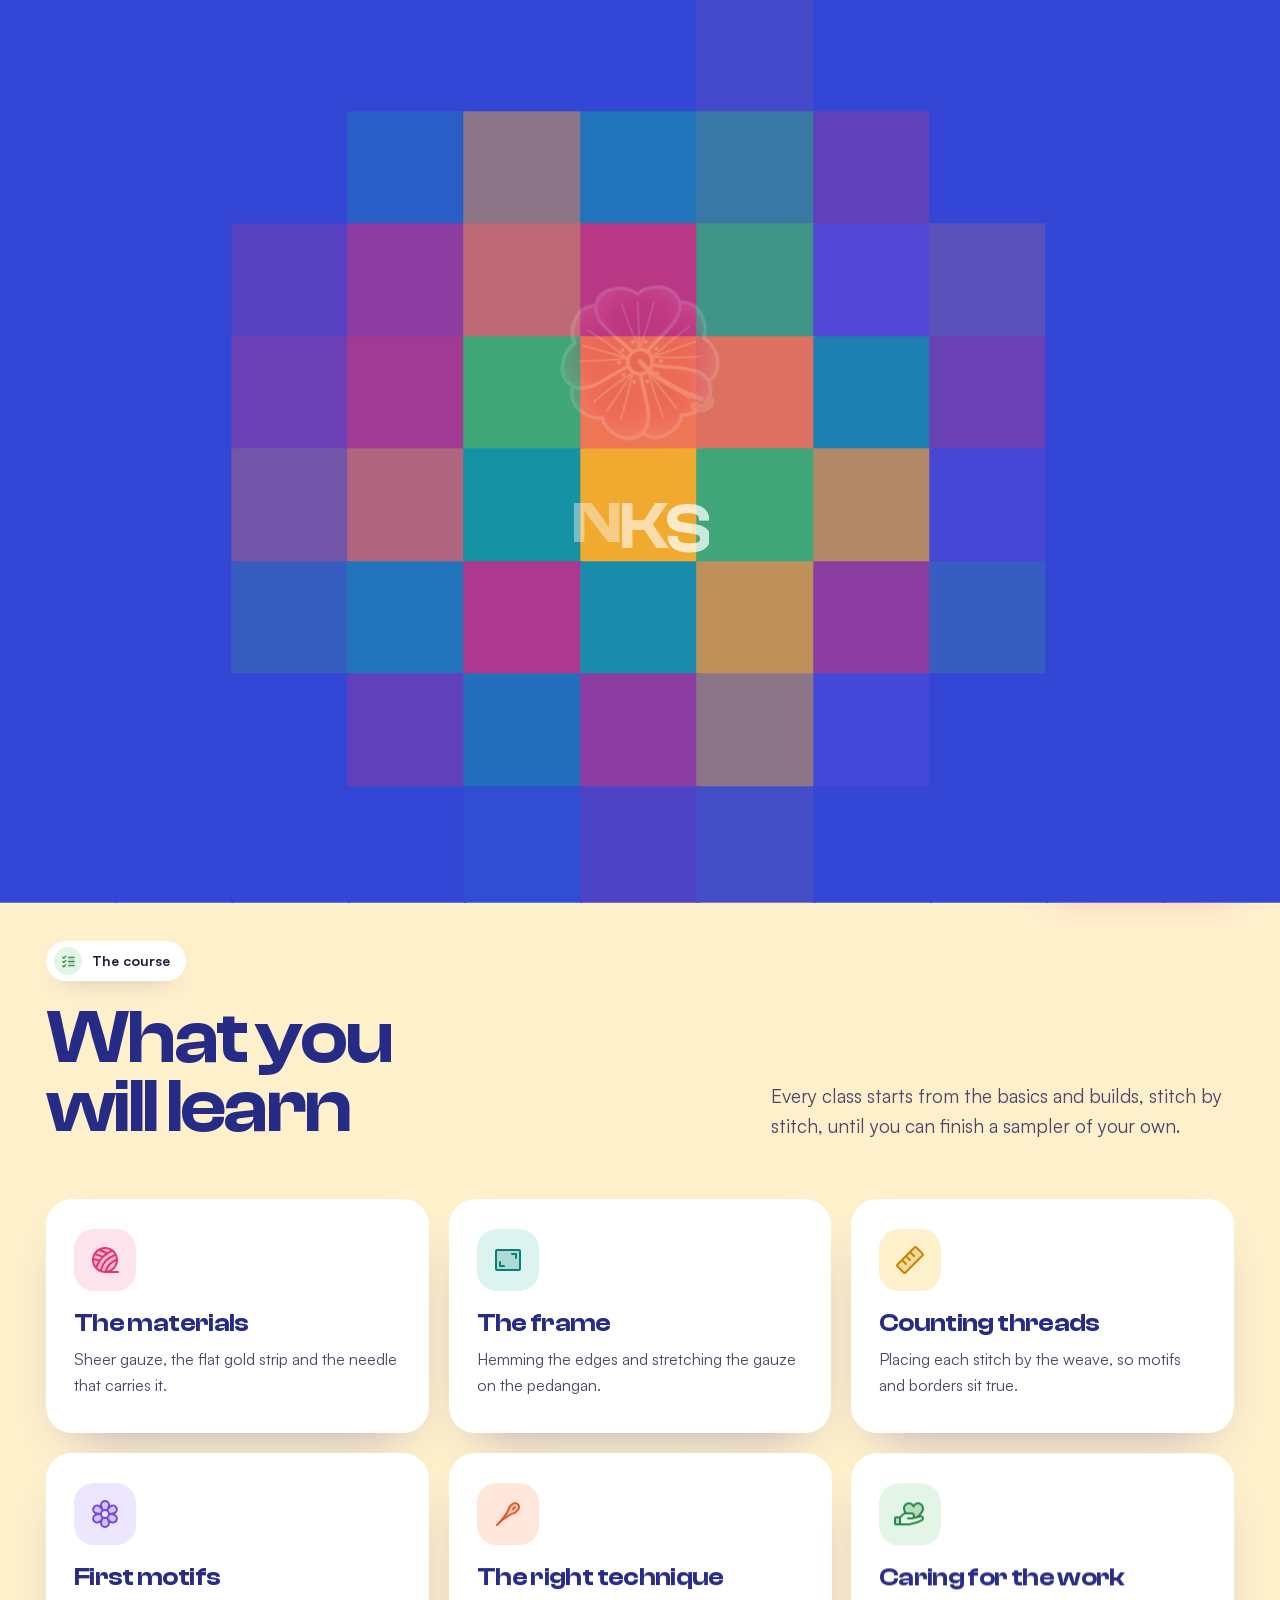
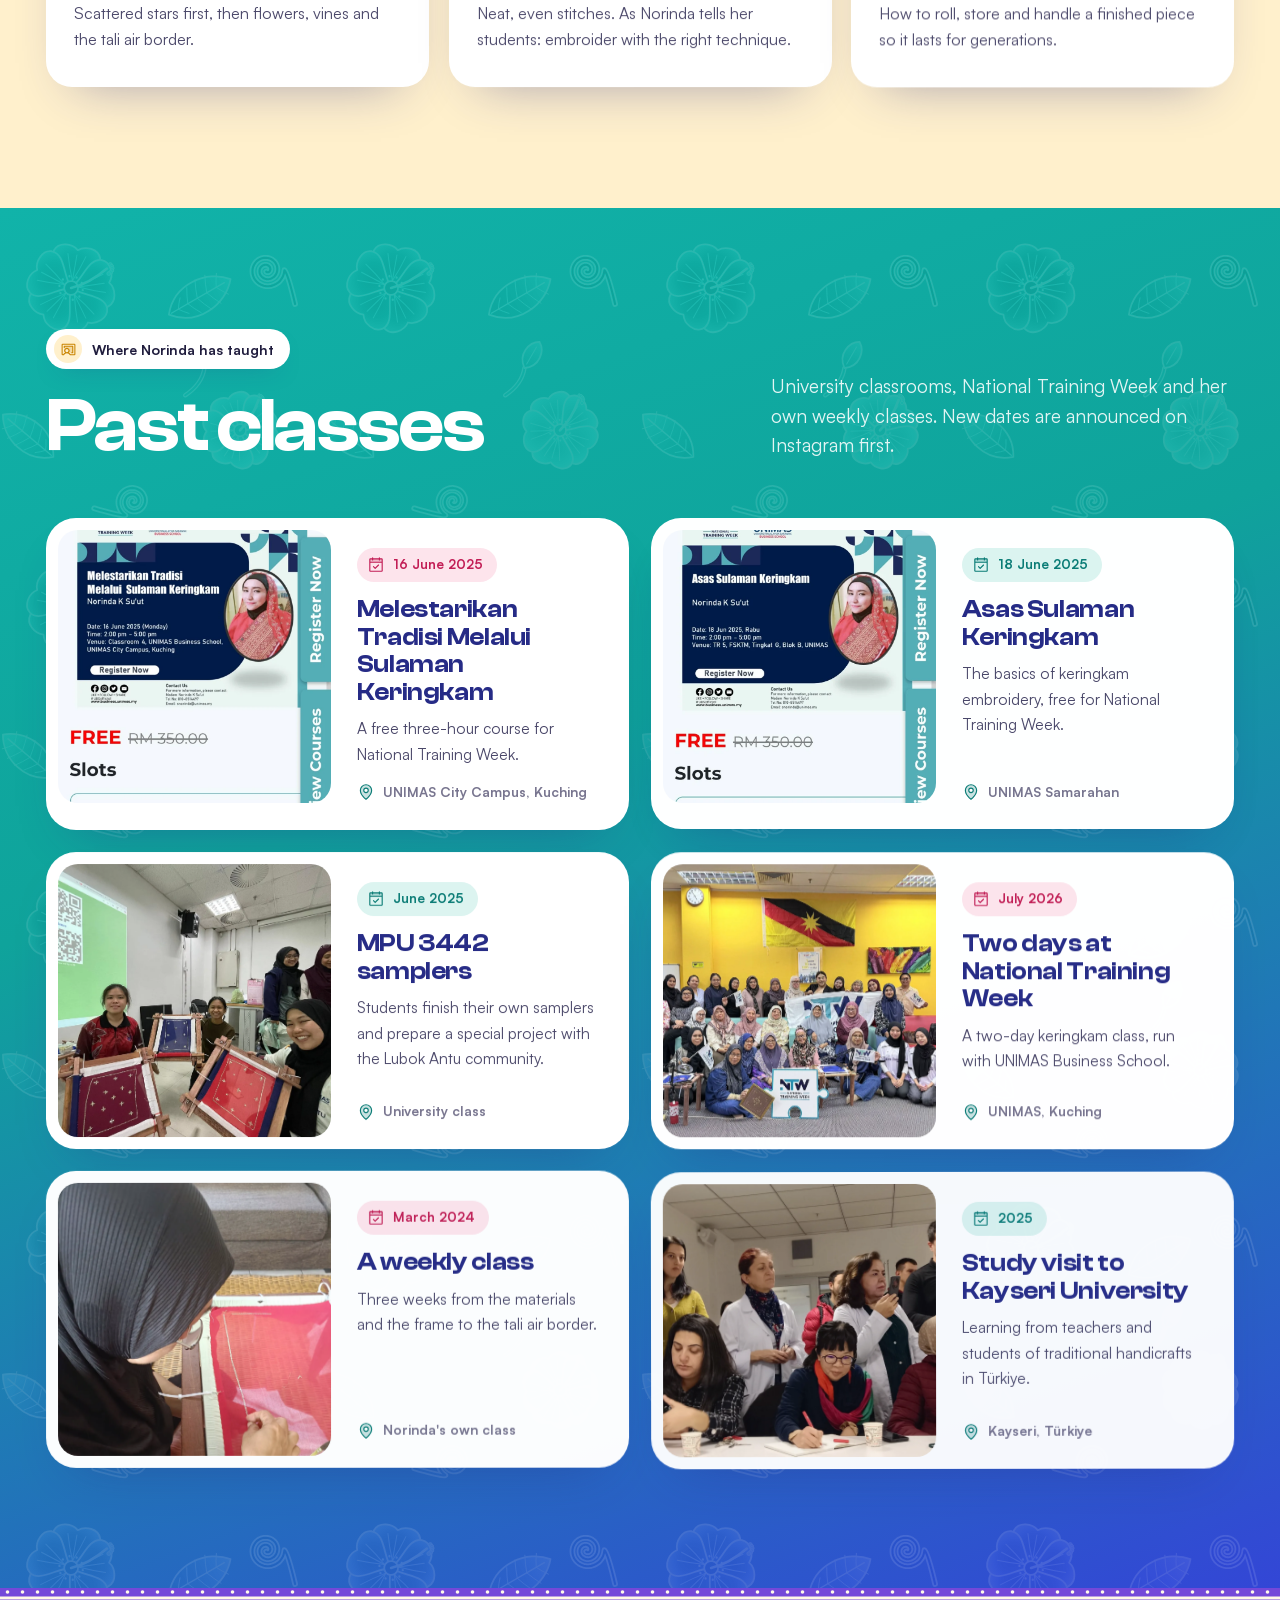
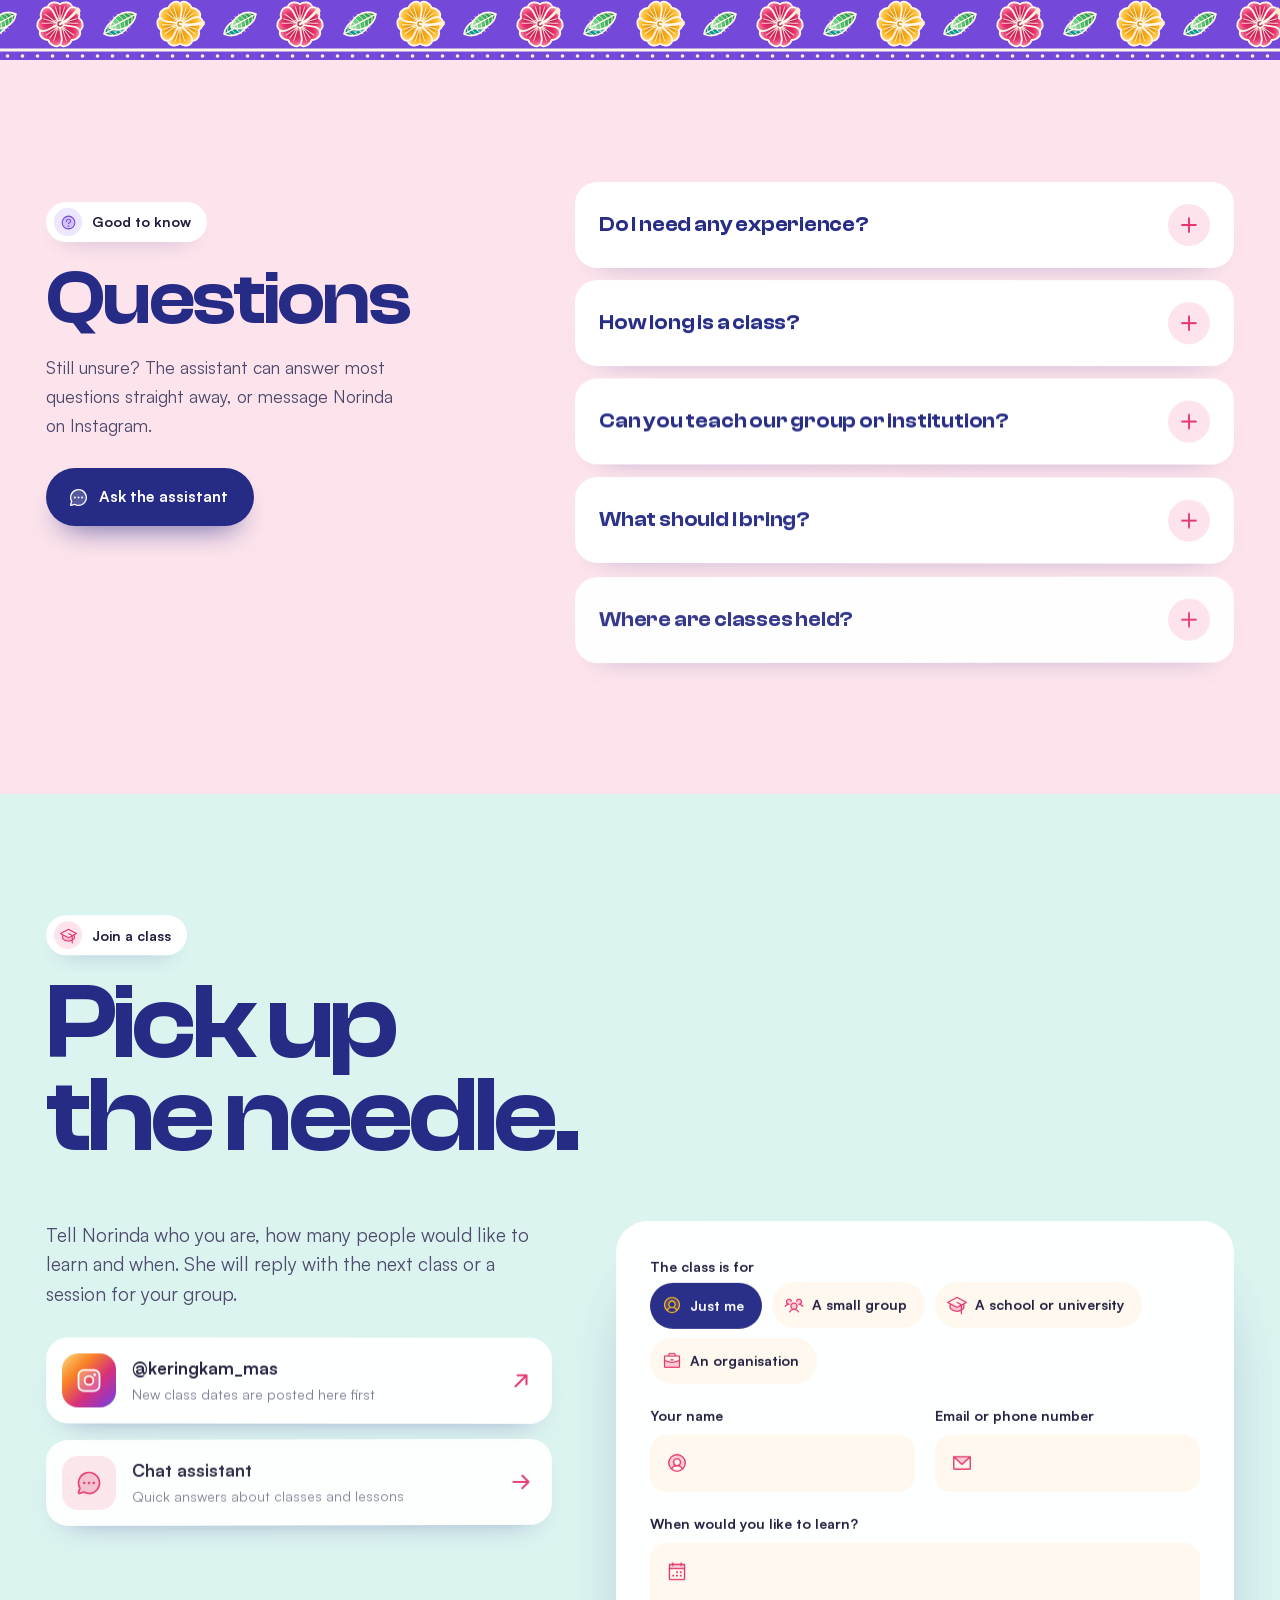
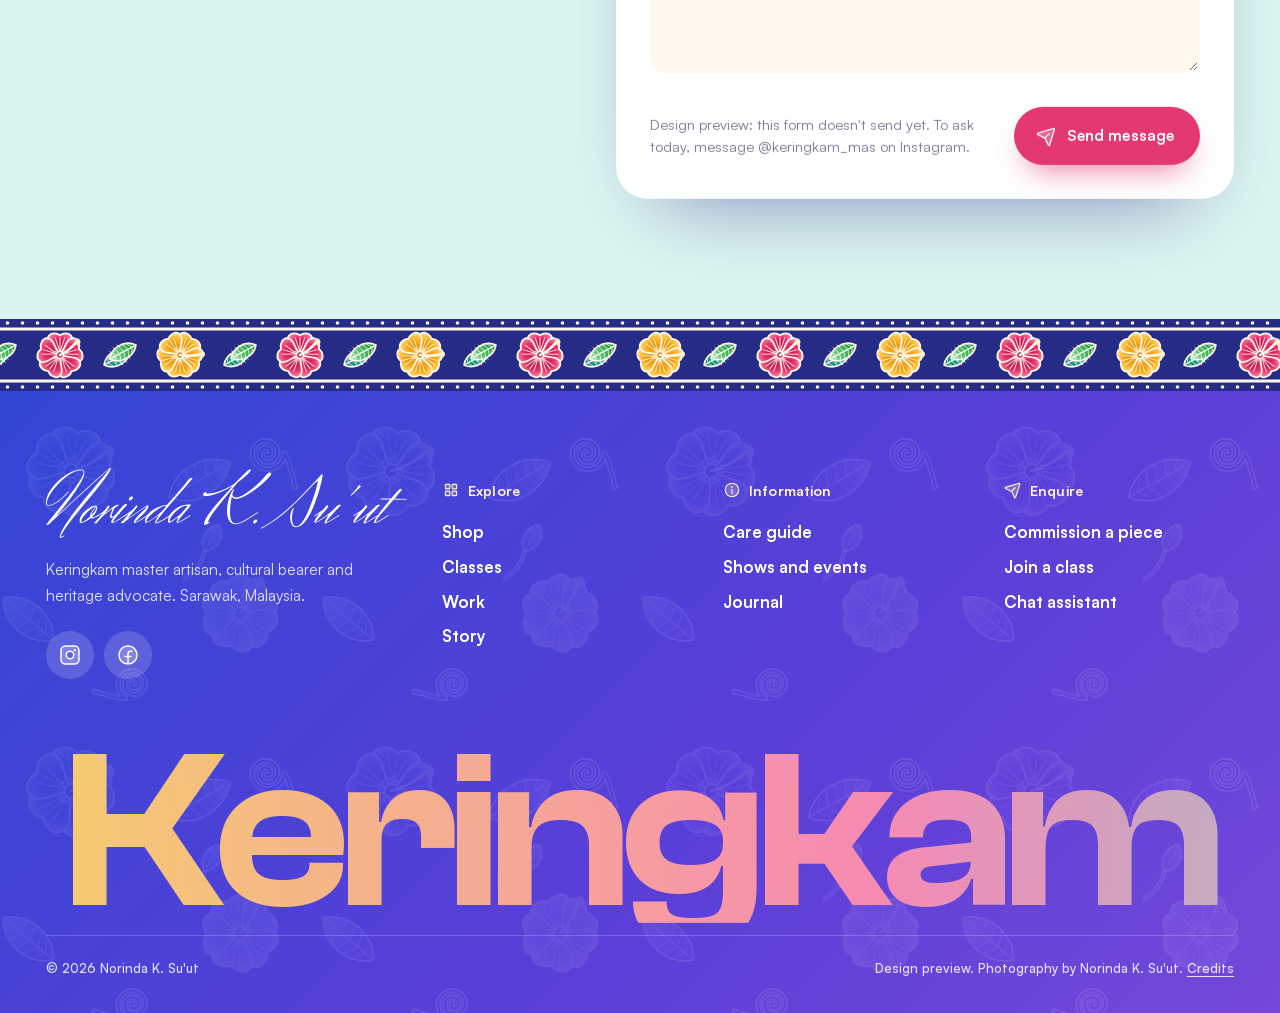
<file: site-2/classes.html>
<!doctype html>
<html lang="en">
<head>
  <meta charset="utf-8">
  <meta name="viewport" content="width=device-width, initial-scale=1">
  <title>Classes | Norinda K. Su'ut</title>
  <meta name="description" content="Keringkam classes with Norinda K. Su'ut: from the materials and the frame to your first finished sampler. Beginners welcome.">
  <meta name="theme-color" content="#dcf4f0">
  <link rel="icon" href="assets/img/batik-flower.svg" type="image/svg+xml">
  <link rel="stylesheet" href="assets/css/fonts.css?v=3">
  <link rel="stylesheet" href="assets/vendor/lenis.css">
  <link rel="stylesheet" href="assets/css/style.css?v=3">
  <link rel="stylesheet" href="assets/css/chatbot.css?v=3">
  <script>document.documentElement.classList.add('js');if(location.hash){window.__hash=location.hash;history.replaceState(null,'',location.pathname+location.search);}setTimeout(function(){if(!window.__nksReady){document.querySelectorAll('.cells,.loader').forEach(function(e){e.style.display='none'});}},6500);</script>
</head>
<body data-page="classes">
<!-- icons:start --><svg width="0" height="0" style="position:absolute" aria-hidden="true" focusable="false"><symbol id="i-airplane-tilt" viewBox="0 0 256 256" fill="currentColor"><path d="M209,81l-33,31,32,88-24,24-48-72-24,24v24L88,224,72,184,32,168l24-24H80l24-24L32,72,56,48l88,32,31-33A24,24,0,0,1,209,81Z" opacity=".22"/><path d="M185.33,114.21l29.14-27.43.17-.16a32,32,0,0,0-45.26-45.26l-.16.17L141.79,70.67l-83-30.2a8,8,0,0,0-8.39,1.86l-24,24a8,8,0,0,0,1.22,12.31l63.89,42.59L76.69,136H56a8,8,0,0,0-5.65,2.34l-24,24A8,8,0,0,0,29,175.42l36.82,14.73,14.7,36.75.06.16a8,8,0,0,0,13.18,2.47l23.87-23.88A8,8,0,0,0,120,200V179.31l14.76-14.76,42.59,63.89a8,8,0,0,0,12.31,1.22l24-24a8,8,0,0,0,1.86-8.39Zm-.07,97.23-42.59-63.89A8,8,0,0,0,136.8,144a7.09,7.09,0,0,0-.79,0,8,8,0,0,0-5.66,2.34l-24,24A8,8,0,0,0,104,176v20.69L90.93,209.76,79.43,181A8,8,0,0,0,75,176.57l-28.74-11.5L59.32,152H80a8,8,0,0,0,5.66-2.34l24-24a8,8,0,0,0-1.22-12.32L44.56,70.74l13.5-13.49,83.22,30.26a8,8,0,0,0,8.56-2l30.94-32.88A16,16,0,0,1,203.4,75.22l-32.87,30.94a8,8,0,0,0-2,8.56l30.26,83.22Z"/></symbol><symbol id="i-book-open-text" viewBox="0 0 256 256" fill="currentColor"><path d="M232,56V200H160a32,32,0,0,0-32,32V88a32,32,0,0,1,32-32Z" opacity=".22"/><path d="M232,48H160a40,40,0,0,0-32,16A40,40,0,0,0,96,48H24a8,8,0,0,0-8,8V200a8,8,0,0,0,8,8H96a24,24,0,0,1,24,24,8,8,0,0,0,16,0,24,24,0,0,1,24-24h72a8,8,0,0,0,8-8V56A8,8,0,0,0,232,48ZM96,192H32V64H96a24,24,0,0,1,24,24V200A39.81,39.81,0,0,0,96,192Zm128,0H160a39.81,39.81,0,0,0-24,8V88a24,24,0,0,1,24-24h64ZM160,88h40a8,8,0,0,1,0,16H160a8,8,0,0,1,0-16Zm48,40a8,8,0,0,1-8,8H160a8,8,0,0,1,0-16h40A8,8,0,0,1,208,128Zm0,32a8,8,0,0,1-8,8H160a8,8,0,0,1,0-16h40A8,8,0,0,1,208,160Z"/></symbol><symbol id="i-briefcase" viewBox="0 0 256 256" fill="currentColor"><path d="M224,118.31V200a8,8,0,0,1-8,8H40a8,8,0,0,1-8-8V118.31h0A191.14,191.14,0,0,0,128,144,191.08,191.08,0,0,0,224,118.31Z" opacity=".22"/><path d="M104,112a8,8,0,0,1,8-8h32a8,8,0,0,1,0,16H112A8,8,0,0,1,104,112ZM232,72V200a16,16,0,0,1-16,16H40a16,16,0,0,1-16-16V72A16,16,0,0,1,40,56H80V48a24,24,0,0,1,24-24h48a24,24,0,0,1,24,24v8h40A16,16,0,0,1,232,72ZM96,56h64V48a8,8,0,0,0-8-8H104a8,8,0,0,0-8,8ZM40,72v41.62A184.07,184.07,0,0,0,128,136a184,184,0,0,0,88-22.39V72ZM216,200V131.63A200.25,200.25,0,0,1,128,152a200.19,200.19,0,0,1-88-20.36V200H216Z"/></symbol><symbol id="i-calendar-check" viewBox="0 0 256 256" fill="currentColor"><path d="M216,48V88H40V48a8,8,0,0,1,8-8H208A8,8,0,0,1,216,48Z" opacity=".22"/><path d="M208,32H184V24a8,8,0,0,0-16,0v8H88V24a8,8,0,0,0-16,0v8H48A16,16,0,0,0,32,48V208a16,16,0,0,0,16,16H208a16,16,0,0,0,16-16V48A16,16,0,0,0,208,32ZM72,48v8a8,8,0,0,0,16,0V48h80v8a8,8,0,0,0,16,0V48h24V80H48V48ZM208,208H48V96H208V208Zm-38.34-85.66a8,8,0,0,1,0,11.32l-48,48a8,8,0,0,1-11.32,0l-24-24a8,8,0,0,1,11.32-11.32L116,164.69l42.34-42.35A8,8,0,0,1,169.66,122.34Z"/></symbol><symbol id="i-calendar-dots" viewBox="0 0 256 256" fill="currentColor"><path d="M216,48V88H40V48a8,8,0,0,1,8-8H208A8,8,0,0,1,216,48Z" opacity=".22"/><path d="M208,32H184V24a8,8,0,0,0-16,0v8H88V24a8,8,0,0,0-16,0v8H48A16,16,0,0,0,32,48V208a16,16,0,0,0,16,16H208a16,16,0,0,0,16-16V48A16,16,0,0,0,208,32ZM72,48v8a8,8,0,0,0,16,0V48h80v8a8,8,0,0,0,16,0V48h24V80H48V48ZM208,208H48V96H208V208Zm-68-76a12,12,0,1,1-12-12A12,12,0,0,1,140,132Zm44,0a12,12,0,1,1-12-12A12,12,0,0,1,184,132ZM96,172a12,12,0,1,1-12-12A12,12,0,0,1,96,172Zm44,0a12,12,0,1,1-12-12A12,12,0,0,1,140,172Zm44,0a12,12,0,1,1-12-12A12,12,0,0,1,184,172Z"/></symbol><symbol id="i-camera" viewBox="0 0 256 256" fill="currentColor"><path d="M208,64H176L160,40H96L80,64H48A16,16,0,0,0,32,80V192a16,16,0,0,0,16,16H208a16,16,0,0,0,16-16V80A16,16,0,0,0,208,64ZM128,168a36,36,0,1,1,36-36A36,36,0,0,1,128,168Z" opacity=".22"/><path d="M208,56H180.28L166.65,35.56A8,8,0,0,0,160,32H96a8,8,0,0,0-6.65,3.56L75.71,56H48A24,24,0,0,0,24,80V192a24,24,0,0,0,24,24H208a24,24,0,0,0,24-24V80A24,24,0,0,0,208,56Zm8,136a8,8,0,0,1-8,8H48a8,8,0,0,1-8-8V80a8,8,0,0,1,8-8H80a8,8,0,0,0,6.66-3.56L100.28,48h55.43l13.63,20.44A8,8,0,0,0,176,72h32a8,8,0,0,1,8,8ZM128,88a44,44,0,1,0,44,44A44.05,44.05,0,0,0,128,88Zm0,72a28,28,0,1,1,28-28A28,28,0,0,1,128,160Z"/></symbol><symbol id="i-chalkboard-teacher" viewBox="0 0 256 256" fill="currentColor"><path d="M192,80v96H104a32,32,0,1,0-32-32H64V80Z" opacity=".22"/><path d="M216,40H40A16,16,0,0,0,24,56V200a16,16,0,0,0,16,16H53.39a8,8,0,0,0,7.23-4.57,48,48,0,0,1,86.76,0,8,8,0,0,0,7.23,4.57H216a16,16,0,0,0,16-16V56A16,16,0,0,0,216,40ZM80,144a24,24,0,1,1,24,24A24,24,0,0,1,80,144Zm136,56H159.43a64.39,64.39,0,0,0-28.83-26.16,40,40,0,1,0-53.2,0A64.39,64.39,0,0,0,48.57,200H40V56H216ZM56,96V80a8,8,0,0,1,8-8H192a8,8,0,0,1,8,8v96a8,8,0,0,1-8,8H176a8,8,0,0,1,0-16h8V88H72v8a8,8,0,0,1-16,0Z"/></symbol><symbol id="i-chat-circle-dots" viewBox="0 0 256 256" fill="currentColor"><path d="M224,128A96,96,0,0,1,79.93,211.11h0L42.54,223.58a8,8,0,0,1-10.12-10.12l12.47-37.39h0A96,96,0,1,1,224,128Z" opacity=".22"/><path d="M128,24A104,104,0,0,0,36.18,176.88L24.83,210.93a16,16,0,0,0,20.24,20.24l34.05-11.35A104,104,0,1,0,128,24Zm0,192a87.87,87.87,0,0,1-44.06-11.81,8,8,0,0,0-4-1.08,7.85,7.85,0,0,0-2.53.42L40,216,52.47,178.6a8,8,0,0,0-.66-6.54A88,88,0,1,1,128,216Zm12-88a12,12,0,1,1-12-12A12,12,0,0,1,140,128Zm-44,0a12,12,0,1,1-12-12A12,12,0,0,1,96,128Zm88,0a12,12,0,1,1-12-12A12,12,0,0,1,184,128Z"/></symbol><symbol id="i-chat-circle-text" viewBox="0 0 256 256" fill="currentColor"><path d="M224,128A96,96,0,0,1,79.93,211.11h0L42.54,223.58a8,8,0,0,1-10.12-10.12l12.47-37.39h0A96,96,0,1,1,224,128Z" opacity=".22"/><path d="M128,24A104,104,0,0,0,36.18,176.88L24.83,210.93a16,16,0,0,0,20.24,20.24l34.05-11.35A104,104,0,1,0,128,24Zm0,192a87.87,87.87,0,0,1-44.06-11.81,8,8,0,0,0-4-1.08,7.85,7.85,0,0,0-2.53.42L40,216,52.47,178.6a8,8,0,0,0-.66-6.54A88,88,0,1,1,128,216Zm40-104a8,8,0,0,1-8,8H96a8,8,0,0,1,0-16h64A8,8,0,0,1,168,112Zm0,32a8,8,0,0,1-8,8H96a8,8,0,0,1,0-16h64A8,8,0,0,1,168,144Z"/></symbol><symbol id="i-chat-teardrop-dots" viewBox="0 0 256 256" fill="currentColor"><path d="M224,124h0a92,92,0,0,1-92,92H48a8,8,0,0,1-8-8V124a92,92,0,0,1,92-92h0A92,92,0,0,1,224,124Z" opacity=".22"/><path d="M132,24A100.11,100.11,0,0,0,32,124v84a16,16,0,0,0,16,16h84a100,100,0,0,0,0-200Zm0,184H48V124a84,84,0,1,1,84,84Zm12-80a12,12,0,1,1-12-12A12,12,0,0,1,144,128Zm-44,0a12,12,0,1,1-12-12A12,12,0,0,1,100,128Zm88,0a12,12,0,1,1-12-12A12,12,0,0,1,188,128Z"/></symbol><symbol id="i-check-circle" viewBox="0 0 256 256" fill="currentColor"><path d="M224,128a96,96,0,1,1-96-96A96,96,0,0,1,224,128Z" opacity=".22"/><path d="M173.66,98.34a8,8,0,0,1,0,11.32l-56,56a8,8,0,0,1-11.32,0l-24-24a8,8,0,0,1,11.32-11.32L112,148.69l50.34-50.35A8,8,0,0,1,173.66,98.34ZM232,128A104,104,0,1,1,128,24,104.11,104.11,0,0,1,232,128Zm-16,0a88,88,0,1,0-88,88A88.1,88.1,0,0,0,216,128Z"/></symbol><symbol id="i-clock" viewBox="0 0 256 256" fill="currentColor"><path d="M224,128a96,96,0,1,1-96-96A96,96,0,0,1,224,128Z" opacity=".22"/><path d="M128,24A104,104,0,1,0,232,128,104.11,104.11,0,0,0,128,24Zm0,192a88,88,0,1,1,88-88A88.1,88.1,0,0,1,128,216Zm64-88a8,8,0,0,1-8,8H128a8,8,0,0,1-8-8V72a8,8,0,0,1,16,0v48h48A8,8,0,0,1,192,128Z"/></symbol><symbol id="i-coat-hanger" viewBox="0 0 256 256" fill="currentColor"><path d="M232,192H24a8,8,0,0,1-4.8-14.4L128,96l108.79,81.6A8,8,0,0,1,232,192Z" opacity=".22"/><path d="M241.57,171.2,141.33,96l23.46-17.6A8,8,0,0,0,168,72a40,40,0,1,0-80,0,8,8,0,0,0,16,0,24,24,0,0,1,47.69-3.78L123.34,89.49l-.28.22L14.43,171.2A16,16,0,0,0,24,200H232a16,16,0,0,0,9.6-28.8ZM232,184H24l104-78,104,78Z"/></symbol><symbol id="i-confetti" viewBox="0 0 256 256" fill="currentColor"><path d="M58.89,154.89l42.22,42.22-50.63,18.4a7.79,7.79,0,0,1-10-10Zm138.82-4.72L105.83,58.29A7.79,7.79,0,0,0,93,61.14l-14.9,41,75.82,75.82,41-14.9A7.79,7.79,0,0,0,197.71,150.17Z" opacity=".22"/><path d="M111.49,52.63a15.8,15.8,0,0,0-26,5.77L33,202.78A15.83,15.83,0,0,0,47.76,224a16,16,0,0,0,5.46-1l144.37-52.5a15.8,15.8,0,0,0,5.78-26Zm-8.33,135.21-35-35,13.16-36.21,58.05,58.05Zm-55,20,14-38.41,24.45,24.45ZM156,168.64,87.36,100l13-35.87,91.43,91.43ZM160,72a37.8,37.8,0,0,1,3.84-15.58C169.14,45.83,179.14,40,192,40c6.7,0,11-2.29,13.65-7.21A22,22,0,0,0,208,23.94,8,8,0,0,1,224,24c0,12.86-8.52,32-32,32-6.7,0-11,2.29-13.65,7.21A22,22,0,0,0,176,72.06,8,8,0,0,1,160,72ZM136,40V16a8,8,0,0,1,16,0V40a8,8,0,0,1-16,0Zm101.66,82.34a8,8,0,1,1-11.32,11.31l-16-16a8,8,0,0,1,11.32-11.32Zm4.87-42.75-24,8a8,8,0,0,1-5.06-15.18l24-8a8,8,0,0,1,5.06,15.18Z"/></symbol><symbol id="i-crown-simple" viewBox="0 0 256 256" fill="currentColor"><path d="M231.87,89.42l-22.7,104a8,8,0,0,1-7.88,6.61H54.71a8,8,0,0,1-7.88-6.61l-22.7-104A8,8,0,0,1,38,82.76L80,128l40.74-91.35a8,8,0,0,1,14.52,0L176,128l42-45.24A8,8,0,0,1,231.87,89.42Z" opacity=".22"/><path d="M230.9,73.6A15.85,15.85,0,0,0,212,77.39l-33.67,36.29-35.8-80.29a1,1,0,0,1,0-.1,16,16,0,0,0-29.06,0,1,1,0,0,1,0,.1l-35.8,80.29L44,77.39A16,16,0,0,0,16.25,90.81c0,.11,0,.21.07.32L39,195a16,16,0,0,0,15.72,13H201.29A16,16,0,0,0,217,195L239.68,91.13c0-.11,0-.21.07-.32A15.85,15.85,0,0,0,230.9,73.6ZM201.35,191.68l-.06.32H54.71l-.06-.32L32,88l.14.16,42,45.24a8,8,0,0,0,13.18-2.18L128,40l40.69,91.25a8,8,0,0,0,13.18,2.18l42-45.24L224,88Z"/></symbol><symbol id="i-diamond" viewBox="0 0 256 256" fill="currentColor"><path d="M229.67,133.62l-96,96a7.94,7.94,0,0,1-11.24,0l-96-96a7.94,7.94,0,0,1,0-11.24l96.05-96a7.94,7.94,0,0,1,11.24,0l96,96.05A7.94,7.94,0,0,1,229.67,133.62Z" opacity=".22"/><path d="M235.33,116.72,139.28,20.66a16,16,0,0,0-22.56,0l-96,96.06a16,16,0,0,0,0,22.56l96.05,96.06h0a16,16,0,0,0,22.56,0l96.05-96.06a16,16,0,0,0,0-22.56ZM128,224h0L32,128,128,32,224,128Z"/></symbol><symbol id="i-dress" viewBox="0 0 256 256" fill="currentColor"><path d="M200,224H56a8,8,0,0,1-7.35-11.15L96,112,73.14,76.12a8,8,0,0,1,0-8.24L96,35.23,103,44a32,32,0,0,0,50,0l7-8.76,22.86,32.65a8,8,0,0,1,0,8.24L160,112l47.34,100.85A8,8,0,0,1,200,224Z" opacity=".22"/><path d="M214.7,209.7a1.89,1.89,0,0,0-.11-.25l-45.48-96.86,20.5-32.18.11-.18a16,16,0,0,0,0-16.46c-.09-.16-.2-.32-.3-.47L168,32.7V8a8,8,0,0,0-16,0V32.42L146.74,39a24,24,0,0,1-37.48,0L104,32.42V8A8,8,0,0,0,88,8V32.7L66.58,63.3c-.1.15-.21.31-.3.47a16,16,0,0,0,0,16.46l.11.18,20.5,32.18L41.41,209.45a1.89,1.89,0,0,0-.11.25A16,16,0,0,0,56,232H200a16,16,0,0,0,14.71-22.3ZM80,72,96.43,48.57l.33.42a40,40,0,0,0,62.48,0l.33-.42L176,72l-20.38,32H100.39ZM56,216l45.07-96h53.84L200,216Z"/></symbol><symbol id="i-drop-slash" viewBox="0 0 256 256" fill="currentColor"><path d="M208,144a80,80,0,0,1-160,0c0-72,80-128,80-128S208,72,208,144Z" opacity=".22"/><path d="M53.92,34.62A8,8,0,1,0,42.08,45.38L64.72,70.29C48.32,95,40,119.78,40,144a88,88,0,0,0,149.21,63.22l12.87,14.16a8,8,0,1,0,11.84-10.76ZM128,216a72.08,72.08,0,0,1-72-72c0-19.93,6.68-40.57,19.86-61.46L178.43,195.36A71.84,71.84,0,0,1,128,216ZM90,50.51a8,8,0,0,1-.27-11.31A247.8,247.8,0,0,1,123.41,9.45a8,8,0,0,1,9.18,0C136,11.83,216,68.7,216,144a88.08,88.08,0,0,1-3.15,23.4,8,8,0,0,1-7.71,5.88A7.79,7.79,0,0,1,203,173a8,8,0,0,1-5.59-9.83A72.55,72.55,0,0,0,200,144c0-57.24-55.48-105-72-118a252.23,252.23,0,0,0-26.66,24.23A8,8,0,0,1,90,50.51Z"/></symbol><symbol id="i-drop" viewBox="0 0 256 256" fill="currentColor"><path d="M208,144a80,80,0,0,1-160,0c0-72,80-128,80-128S208,72,208,144Z" opacity=".22"/><path d="M174,47.75a254.19,254.19,0,0,0-41.45-38.3,8,8,0,0,0-9.18,0A254.19,254.19,0,0,0,82,47.75C54.51,79.32,40,112.6,40,144a88,88,0,0,0,176,0C216,112.6,201.49,79.32,174,47.75ZM128,216a72.08,72.08,0,0,1-72-72c0-57.23,55.47-105,72-118,16.53,13,72,60.75,72,118A72.08,72.08,0,0,1,128,216Zm55.89-62.66a57.6,57.6,0,0,1-46.56,46.55A8.75,8.75,0,0,1,136,200a8,8,0,0,1-1.32-15.89c16.57-2.79,30.63-16.85,33.44-33.45a8,8,0,0,1,15.78,2.68Z"/></symbol><symbol id="i-envelope-simple" viewBox="0 0 256 256" fill="currentColor"><path d="M224,56l-96,88L32,56Z" opacity=".22"/><path d="M224,48H32a8,8,0,0,0-8,8V192a16,16,0,0,0,16,16H216a16,16,0,0,0,16-16V56A8,8,0,0,0,224,48ZM203.43,64,128,133.15,52.57,64ZM216,192H40V74.19l82.59,75.71a8,8,0,0,0,10.82,0L216,74.19V192Z"/></symbol><symbol id="i-facebook-logo" viewBox="0 0 256 256" fill="currentColor"><path d="M224,128a96,96,0,1,1-96-96A96,96,0,0,1,224,128Z" opacity=".22"/><path d="M128,24A104,104,0,1,0,232,128,104.11,104.11,0,0,0,128,24Zm8,191.63V152h24a8,8,0,0,0,0-16H136V112a16,16,0,0,1,16-16h16a8,8,0,0,0,0-16H152a32,32,0,0,0-32,32v24H96a8,8,0,0,0,0,16h24v63.63a88,88,0,1,1,16,0Z"/></symbol><symbol id="i-flower-lotus" viewBox="0 0 256 256" fill="currentColor"><path d="M128,200c-15.37,0-40.77-.18-70-17.64S19.31,143,16.28,131.82A7.94,7.94,0,0,1,21.74,122a69.59,69.59,0,0,1,30.82-.64h0c-7.63-23.88-4-42.44-1-51.71A8.2,8.2,0,0,1,61,64.18C68.56,65.79,81.28,70,94.6,80.8v0A108.49,108.49,0,0,0,88,119.18C88,178,128,200,128,200Zm106.26-78a69.59,69.59,0,0,0-30.82-.64h0c7.63-23.88,4-42.44,1-51.71A8.2,8.2,0,0,0,195,64.18c-7.52,1.61-20.24,5.8-33.56,16.62v0A108.49,108.49,0,0,1,168,119.18C168,178,128,200,128,200c15.37,0,40.77-.18,70-17.64s38.69-39.34,41.72-50.54A7.94,7.94,0,0,0,234.26,122Z" opacity=".22"/><path d="M245.83,121.63a15.53,15.53,0,0,0-9.52-7.33,73.51,73.51,0,0,0-22.17-2.22c4-19.85,1-35.55-2.06-44.86a16.15,16.15,0,0,0-18.79-10.88,85.53,85.53,0,0,0-28.55,12.12,94.58,94.58,0,0,0-27.11-33.25,16.05,16.05,0,0,0-19.26,0A94.48,94.48,0,0,0,91.26,68.46,85.53,85.53,0,0,0,62.71,56.34,16.15,16.15,0,0,0,43.92,67.22c-3,9.31-6,25-2.06,44.86a73.51,73.51,0,0,0-22.17,2.22,15.53,15.53,0,0,0-9.52,7.33,16,16,0,0,0-1.6,12.27c3.39,12.57,13.8,36.48,45.33,55.32S113.13,208,128.05,208s42.67,0,74-18.78c31.53-18.84,41.94-42.75,45.33-55.32A16,16,0,0,0,245.83,121.63ZM59.14,72.14a.2.2,0,0,1,.23-.15A70.43,70.43,0,0,1,85.18,83.66,118.65,118.65,0,0,0,80,119.17c0,18.74,3.77,34,9.11,46.28A123.59,123.59,0,0,1,69.57,140C51.55,108.62,55.3,84,59.14,72.14Zm3,103.35C35.47,159.57,26.82,140.05,24,129.7a59.82,59.82,0,0,1,22.5-1.17,129.08,129.08,0,0,0,9.15,19.41,142.28,142.28,0,0,0,34,39.56A114.92,114.92,0,0,1,62.1,175.49ZM128,190.4c-9.33-6.94-32-28.23-32-71.23C96,76.7,118.38,55.24,128,48c9.62,7.26,32,28.72,32,71.19C160,162.17,137.33,183.46,128,190.4ZM170.82,83.66A70.43,70.43,0,0,1,196.63,72a.2.2,0,0,1,.23.15C200.7,84,204.45,108.62,186.43,140a123.32,123.32,0,0,1-19.54,25.48c5.34-12.26,9.11-27.54,9.11-46.28A118.65,118.65,0,0,0,170.82,83.66ZM232,129.72c-2.77,10.25-11.4,29.81-38.09,45.77a114.92,114.92,0,0,1-27.55,12,142.28,142.28,0,0,0,34-39.56,129.08,129.08,0,0,0,9.15-19.41A59.69,59.69,0,0,1,232,129.71Z"/></symbol><symbol id="i-flower" viewBox="0 0 256 256" fill="currentColor"><path d="M206.35,136.29c-8.87-5.13-24.46-7.38-39.4-8.29,14.94-.91,30.53-3.16,39.4-8.29a32,32,0,1,0-32-55.42c-8.87,5.12-18.61,17.48-26.87,30C154.17,80.87,160,66.25,160,56a32,32,0,0,0-64,0c0,10.25,5.83,24.87,12.52,38.26-8.26-12.49-18-24.85-26.87-30a32,32,0,1,0-32,55.42c8.87,5.13,24.46,7.38,39.4,8.29-14.94.91-30.53,3.16-39.4,8.29a32,32,0,1,0,32,55.42c8.87-5.12,18.61-17.48,26.87-30C101.83,175.13,96,189.75,96,200a32,32,0,0,0,64,0c0-10.25-5.83-24.87-12.52-38.26,8.26,12.49,18,24.85,26.87,30a32,32,0,1,0,32-55.42ZM155.71,144A32,32,0,1,1,160,128,31.74,31.74,0,0,1,155.71,144Z" opacity=".22"/><path d="M210.35,129.36c-.81-.47-1.7-.92-2.62-1.36.92-.44,1.81-.89,2.62-1.36a40,40,0,1,0-40-69.28c-.81.47-1.65,1-2.48,1.59.08-1,.13-2,.13-3a40,40,0,0,0-80,0c0,.94,0,1.94.13,3-.83-.57-1.67-1.12-2.48-1.59a40,40,0,1,0-40,69.28c.81.47,1.7.92,2.62,1.36-.92.44-1.81.89-2.62,1.36a40,40,0,1,0,40,69.28c.81-.47,1.65-1,2.48-1.59-.08,1-.13,2-.13,2.95a40,40,0,0,0,80,0c0-.94-.05-1.94-.13-2.95.83.57,1.67,1.12,2.48,1.59A39.79,39.79,0,0,0,190.29,204a40.43,40.43,0,0,0,10.42-1.38,40,40,0,0,0,9.64-73.28ZM104,128a24,24,0,1,1,24,24A24,24,0,0,1,104,128Zm74.35-56.79a24,24,0,1,1,24,41.57c-6.27,3.63-18.61,6.13-35.16,7.19A40,40,0,0,0,154.53,98.1C163.73,84.28,172.08,74.84,178.35,71.21ZM128,32a24,24,0,0,1,24,24c0,7.24-4,19.19-11.36,34.06a39.81,39.81,0,0,0-25.28,0C108,75.19,104,63.24,104,56A24,24,0,0,1,128,32ZM44.86,80a24,24,0,0,1,32.79-8.79c6.27,3.63,14.62,13.07,23.82,26.89A40,40,0,0,0,88.81,120c-16.55-1.06-28.89-3.56-35.16-7.18A24,24,0,0,1,44.86,80ZM77.65,184.79a24,24,0,1,1-24-41.57c6.27-3.63,18.61-6.13,35.16-7.19a40,40,0,0,0,12.66,21.87C92.27,171.72,83.92,181.16,77.65,184.79ZM128,224a24,24,0,0,1-24-24c0-7.24,4-19.19,11.36-34.06a39.81,39.81,0,0,0,25.28,0C148,180.81,152,192.76,152,200A24,24,0,0,1,128,224Zm83.14-48a24,24,0,0,1-32.79,8.79c-6.27-3.63-14.62-13.07-23.82-26.89A40,40,0,0,0,167.19,136c16.55,1.06,28.89,3.56,35.16,7.18A24,24,0,0,1,211.14,176Z"/></symbol><symbol id="i-frame-corners" viewBox="0 0 256 256" fill="currentColor"><path d="M224,56V200a8,8,0,0,1-8,8H40a8,8,0,0,1-8-8V56a8,8,0,0,1,8-8H216A8,8,0,0,1,224,56Z" opacity=".22"/><path d="M200,80v32a8,8,0,0,1-16,0V88H160a8,8,0,0,1,0-16h32A8,8,0,0,1,200,80ZM96,168H72V144a8,8,0,0,0-16,0v32a8,8,0,0,0,8,8H96a8,8,0,0,0,0-16ZM232,56V200a16,16,0,0,1-16,16H40a16,16,0,0,1-16-16V56A16,16,0,0,1,40,40H216A16,16,0,0,1,232,56ZM216,200V56H40V200H216Z"/></symbol><symbol id="i-gift" viewBox="0 0 256 256" fill="currentColor"><path d="M208,128v72a8,8,0,0,1-8,8H56a8,8,0,0,1-8-8V128Z" opacity=".22"/><path d="M216,72H180.92c.39-.33.79-.65,1.17-1A29.53,29.53,0,0,0,192,49.57,32.62,32.62,0,0,0,158.44,16,29.53,29.53,0,0,0,137,25.91a54.94,54.94,0,0,0-9,14.48,54.94,54.94,0,0,0-9-14.48A29.53,29.53,0,0,0,97.56,16,32.62,32.62,0,0,0,64,49.57,29.53,29.53,0,0,0,73.91,71c.38.33.78.65,1.17,1H40A16,16,0,0,0,24,88v32a16,16,0,0,0,16,16v64a16,16,0,0,0,16,16H200a16,16,0,0,0,16-16V136a16,16,0,0,0,16-16V88A16,16,0,0,0,216,72ZM149,36.51a13.69,13.69,0,0,1,10-4.5h.49A16.62,16.62,0,0,1,176,49.08a13.69,13.69,0,0,1-4.5,10c-9.49,8.4-25.24,11.36-35,12.4C137.7,60.89,141,45.5,149,36.51Zm-64.09.36A16.63,16.63,0,0,1,96.59,32h.49a13.69,13.69,0,0,1,10,4.5c8.39,9.48,11.35,25.2,12.39,34.92-9.72-1-25.44-4-34.92-12.39a13.69,13.69,0,0,1-4.5-10A16.6,16.6,0,0,1,84.87,36.87ZM40,88h80v32H40Zm16,48h64v64H56Zm144,64H136V136h64Zm16-80H136V88h80v32Z"/></symbol><symbol id="i-globe-hemisphere-east" viewBox="0 0 256 256" fill="currentColor"><path d="M215,168.71a96.42,96.42,0,0,1-30.54,37l-9.36-9.37a8,8,0,0,0-3.63-2.09L150,188.59a8,8,0,0,1-5.88-8.9l2.38-16.2a8,8,0,0,1,4.84-6.22l30.46-12.66a8,8,0,0,1,8.47,1.49ZM159.89,105,182.06,79.2A8,8,0,0,0,184,74V50A96,96,0,0,0,50.49,184.65l9.92-6.52A8,8,0,0,0,64,171.49l.21-36.23a8.06,8.06,0,0,1,1.35-4.41l20.94-31.3a8,8,0,0,1,11.34-2l19.81,13a8.06,8.06,0,0,0,5.77,1.45l31.46-4.26A8,8,0,0,0,159.89,105Z" opacity=".22"/><path d="M128,24A104,104,0,1,0,232,128,104.11,104.11,0,0,0,128,24Zm0,16a87.5,87.5,0,0,1,48,14.28V74L153.83,99.74,122.36,104l-.31-.22L102.38,90.92A16,16,0,0,0,79.87,95.1L58.93,126.4a16,16,0,0,0-2.7,8.81L56,171.44l-3.27,2.15A88,88,0,0,1,128,40ZM62.29,186.47l2.52-1.65A16,16,0,0,0,72,171.53l.21-36.23L93.17,104a3.62,3.62,0,0,0,.32.22l19.67,12.87a15.94,15.94,0,0,0,11.35,2.77L156,115.59a16,16,0,0,0,10-5.41l22.17-25.76A16,16,0,0,0,192,74V67.67A87.87,87.87,0,0,1,211.77,155l-16.14-14.76a16,16,0,0,0-16.93-3l-30.46,12.65a16.08,16.08,0,0,0-9.68,12.45l-2.39,16.19a16,16,0,0,0,11.77,17.81L169.4,202l2.36,2.37A87.88,87.88,0,0,1,62.29,186.47ZM185,195l-4.3-4.31a16,16,0,0,0-7.26-4.18L152,180.85l2.39-16.19L184.84,152,205,170.48A88.43,88.43,0,0,1,185,195Z"/></symbol><symbol id="i-graduation-cap" viewBox="0 0 256 256" fill="currentColor"><path d="M216,113.07v53.22a8,8,0,0,1-2,5.31c-11.3,12.59-38.9,36.4-86,36.4s-74.68-23.81-86-36.4a8,8,0,0,1-2-5.31V113.07L128,160Z" opacity=".22"/><path d="M251.76,88.94l-120-64a8,8,0,0,0-7.52,0l-120,64a8,8,0,0,0,0,14.12L32,117.87v48.42a15.91,15.91,0,0,0,4.06,10.65C49.16,191.53,78.51,216,128,216a130,130,0,0,0,48-8.76V240a8,8,0,0,0,16,0V199.51a115.63,115.63,0,0,0,27.94-22.57A15.91,15.91,0,0,0,224,166.29V117.87l27.76-14.81a8,8,0,0,0,0-14.12ZM128,200c-43.27,0-68.72-21.14-80-33.71V126.4l76.24,40.66a8,8,0,0,0,7.52,0L176,143.47v46.34C163.4,195.69,147.52,200,128,200Zm80-33.75a97.83,97.83,0,0,1-16,14.25V134.93l16-8.53ZM188,118.94l-.22-.13-56-29.87a8,8,0,0,0-7.52,14.12L171,128l-43,22.93L25,96,128,41.07,231,96Z"/></symbol><symbol id="i-hand-heart" viewBox="0 0 256 256" fill="currentColor"><path d="M16,152H48v56H16a8,8,0,0,1-8-8V160A8,8,0,0,1,16,152ZM192.54,40A39.12,39.12,0,0,0,156,64a39.12,39.12,0,0,0-36.54-24C97.67,40,80,58.31,80,80c0,14.56,7,27.71,16.73,40H140a20,20,0,0,1,0,40h4l37.78-8.68C203.82,135.07,232,109.23,232,80,232,58.31,214.33,40,192.54,40Z" opacity=".22"/><path d="M230.33,141.06a24.34,24.34,0,0,0-18.61-4.77C230.5,117.33,240,98.48,240,80c0-26.47-21.29-48-47.46-48A47.58,47.58,0,0,0,156,48.75,47.58,47.58,0,0,0,119.46,32C93.29,32,72,53.53,72,80c0,11,3.24,21.69,10.06,33a31.87,31.87,0,0,0-14.75,8.4L44.69,144H16A16,16,0,0,0,0,160v40a16,16,0,0,0,16,16H120a7.93,7.93,0,0,0,1.94-.24l64-16a6.94,6.94,0,0,0,1.19-.4L226,182.82l.44-.2a24.6,24.6,0,0,0,3.93-41.56ZM119.46,48A31.15,31.15,0,0,1,148.6,67a8,8,0,0,0,14.8,0,31.15,31.15,0,0,1,29.14-19C209.59,48,224,62.65,224,80c0,19.51-15.79,41.58-45.66,63.9l-11.09,2.55A28,28,0,0,0,140,112H100.68C92.05,100.36,88,90.12,88,80,88,62.65,102.41,48,119.46,48ZM16,160H40v40H16Zm203.43,8.21-38,16.18L119,200H56V155.31l22.63-22.62A15.86,15.86,0,0,1,89.94,128H140a12,12,0,0,1,0,24H112a8,8,0,0,0,0,16h32a8.32,8.32,0,0,0,1.79-.2l67-15.41.31-.08a8.6,8.6,0,0,1,6.3,15.9Z"/></symbol><symbol id="i-hand-pointing" viewBox="0 0 256 256" fill="currentColor"><path d="M216,116v36a80,80,0,0,1-80,80c-44.18,0-55.81-24-93.32-90a20,20,0,0,1,34.64-20L96,152V44a20,20,0,0,1,40,0v56a20,20,0,0,1,40,0v16a20,20,0,0,1,40,0Z" opacity=".22"/><path d="M196,88a27.86,27.86,0,0,0-13.35,3.39A28,28,0,0,0,144,74.7V44a28,28,0,0,0-56,0v80l-3.82-6.13A28,28,0,0,0,35.73,146l4.67,8.23C74.81,214.89,89.05,240,136,240a88.1,88.1,0,0,0,88-88V116A28,28,0,0,0,196,88Zm12,64a72.08,72.08,0,0,1-72,72c-37.63,0-47.84-18-81.68-77.68l-4.69-8.27,0-.05A12,12,0,0,1,54,121.61a11.88,11.88,0,0,1,6-1.6,12,12,0,0,1,10.41,6,1.76,1.76,0,0,0,.14.23l18.67,30A8,8,0,0,0,104,152V44a12,12,0,0,1,24,0v68a8,8,0,0,0,16,0V100a12,12,0,0,1,24,0v20a8,8,0,0,0,16,0v-4a12,12,0,0,1,24,0Z"/></symbol><symbol id="i-hand" viewBox="0 0 256 256" fill="currentColor"><path d="M208,76v76a80,80,0,0,1-80,80c-44.18,0-60.75-21.28-93.32-90a20,20,0,0,1,34.64-20L88,152V60a20,20,0,0,1,40,0V44a20,20,0,0,1,40,0V76a20,20,0,0,1,40,0Z" opacity=".22"/><path d="M188,48a27.75,27.75,0,0,0-12,2.71V44a28,28,0,0,0-54.65-8.6A28,28,0,0,0,80,60v64l-3.82-6.13a28,28,0,0,0-48.6,27.82c16,33.77,28.93,57.72,43.72,72.69C86.24,233.54,103.2,240,128,240a88.1,88.1,0,0,0,88-88V76A28,28,0,0,0,188,48Zm12,104a72.08,72.08,0,0,1-72,72c-20.38,0-33.51-4.88-45.33-16.85C69.44,193.74,57.26,171,41.9,138.58a6.36,6.36,0,0,0-.3-.58,12,12,0,0,1,20.79-12,1.76,1.76,0,0,0,.14.23l18.67,30A8,8,0,0,0,96,152V60a12,12,0,0,1,24,0v60a8,8,0,0,0,16,0V44a12,12,0,0,1,24,0v76a8,8,0,0,0,16,0V76a12,12,0,0,1,24,0Z"/></symbol><symbol id="i-heart" viewBox="0 0 256 256" fill="currentColor"><path d="M232,102c0,66-104,122-104,122S24,168,24,102A54,54,0,0,1,78,48c22.59,0,41.94,12.31,50,32,8.06-19.69,27.41-32,50-32A54,54,0,0,1,232,102Z" opacity=".22"/><path d="M178,40c-20.65,0-38.73,8.88-50,23.89C116.73,48.88,98.65,40,78,40a62.07,62.07,0,0,0-62,62c0,70,103.79,126.66,108.21,129a8,8,0,0,0,7.58,0C136.21,228.66,240,172,240,102A62.07,62.07,0,0,0,178,40ZM128,214.8C109.74,204.16,32,155.69,32,102A46.06,46.06,0,0,1,78,56c19.45,0,35.78,10.36,42.6,27a8,8,0,0,0,14.8,0c6.82-16.67,23.15-27,42.6-27a46.06,46.06,0,0,1,46,46C224,155.61,146.24,204.15,128,214.8Z"/></symbol><symbol id="i-hourglass-medium" viewBox="0 0 256 256" fill="currentColor"><path d="M180.92,88,128,128,74.67,88Z" opacity=".22"/><path d="M200,75.64V40a16,16,0,0,0-16-16H72A16,16,0,0,0,56,40V76a16.07,16.07,0,0,0,6.4,12.8L114.67,128,62.4,167.2A16.07,16.07,0,0,0,56,180v36a16,16,0,0,0,16,16H184a16,16,0,0,0,16-16V180.36a16.09,16.09,0,0,0-6.35-12.77L141.27,128l52.38-39.59A16.09,16.09,0,0,0,200,75.64ZM72,40H184V75.64L178.23,80H77.33L72,76Zm56,78L98.67,96h58.4Zm56,98H72V180l48-36v24a8,8,0,0,0,16,0V144.08l48,36.28Z"/></symbol><symbol id="i-house-line" viewBox="0 0 256 256" fill="currentColor"><path d="M216,116.69V216H152V152H104v64H40V116.69l82.34-82.35a8,8,0,0,1,11.32,0Z" opacity=".22"/><path d="M240,208H224V136l2.34,2.34A8,8,0,0,0,237.66,127L139.31,28.68a16,16,0,0,0-22.62,0L18.34,127a8,8,0,0,0,11.32,11.31L32,136v72H16a8,8,0,0,0,0,16H240a8,8,0,0,0,0-16ZM48,120l80-80,80,80v88H160V152a8,8,0,0,0-8-8H104a8,8,0,0,0-8,8v56H48Zm96,88H112V160h32Z"/></symbol><symbol id="i-images-square" viewBox="0 0 256 256" fill="currentColor"><path d="M208,40H80a8,8,0,0,0-8,8V176a8,8,0,0,0,8,8H96.69l77.65-77.66a8,8,0,0,1,11.32,0L216,136.69V48A8,8,0,0,0,208,40Zm-88,64a16,16,0,1,1,16-16A16,16,0,0,1,120,104Z" opacity=".22"/><path d="M208,32H80A16,16,0,0,0,64,48V64H48A16,16,0,0,0,32,80V208a16,16,0,0,0,16,16H176a16,16,0,0,0,16-16V192h16a16,16,0,0,0,16-16V48A16,16,0,0,0,208,32ZM80,48H208v69.38l-16.7-16.7a16,16,0,0,0-22.62,0L93.37,176H80Zm96,160H48V80H64v96a16,16,0,0,0,16,16h96Zm32-32H116l64-64,28,28v36Zm-88-64A24,24,0,1,0,96,88,24,24,0,0,0,120,112Zm0-32a8,8,0,1,1-8,8A8,8,0,0,1,120,80Z"/></symbol><symbol id="i-info" viewBox="0 0 256 256" fill="currentColor"><path d="M224,128a96,96,0,1,1-96-96A96,96,0,0,1,224,128Z" opacity=".22"/><path d="M144,176a8,8,0,0,1-8,8,16,16,0,0,1-16-16V128a8,8,0,0,1,0-16,16,16,0,0,1,16,16v40A8,8,0,0,1,144,176Zm88-48A104,104,0,1,1,128,24,104.11,104.11,0,0,1,232,128Zm-16,0a88,88,0,1,0-88,88A88.1,88.1,0,0,0,216,128ZM124,96a12,12,0,1,0-12-12A12,12,0,0,0,124,96Z"/></symbol><symbol id="i-instagram-logo" viewBox="0 0 256 256" fill="currentColor"><path d="M176,32H80A48,48,0,0,0,32,80v96a48,48,0,0,0,48,48h96a48,48,0,0,0,48-48V80A48,48,0,0,0,176,32ZM128,168a40,40,0,1,1,40-40A40,40,0,0,1,128,168Z" opacity=".22"/><path d="M176,24H80A56.06,56.06,0,0,0,24,80v96a56.06,56.06,0,0,0,56,56h96a56.06,56.06,0,0,0,56-56V80A56.06,56.06,0,0,0,176,24Zm40,152a40,40,0,0,1-40,40H80a40,40,0,0,1-40-40V80A40,40,0,0,1,80,40h96a40,40,0,0,1,40,40ZM128,80a48,48,0,1,0,48,48A48.05,48.05,0,0,0,128,80Zm0,80a32,32,0,1,1,32-32A32,32,0,0,1,128,160Zm64-84a12,12,0,1,1-12-12A12,12,0,0,1,192,76Z"/></symbol><symbol id="i-leaf" viewBox="0 0 256 256" fill="currentColor"><path d="M63.81,192.19c-47.89-79.81,16-159.62,151.64-151.64C223.43,176.23,143.62,240.08,63.81,192.19Z" opacity=".22"/><path d="M223.45,40.07a8,8,0,0,0-7.52-7.52C139.8,28.08,78.82,51,52.82,94a87.09,87.09,0,0,0-12.76,49c.57,15.92,5.21,32,13.79,47.85l-19.51,19.5a8,8,0,0,0,11.32,11.32l19.5-19.51C81,210.73,97.09,215.37,113,215.94q1.67.06,3.33.06A86.93,86.93,0,0,0,162,203.18C205,177.18,227.93,116.21,223.45,40.07ZM153.75,189.5c-22.75,13.78-49.68,14-76.71.77l88.63-88.62a8,8,0,0,0-11.32-11.32L65.73,179c-13.19-27-13-54,.77-76.71,22.09-36.47,74.6-56.44,141.31-54.06C210.2,114.89,190.22,167.41,153.75,189.5Z"/></symbol><symbol id="i-list-checks" viewBox="0 0 256 256" fill="currentColor"><path d="M216,64V192H128V64Z" opacity=".22"/><path d="M224,128a8,8,0,0,1-8,8H128a8,8,0,0,1,0-16h88A8,8,0,0,1,224,128ZM128,72h88a8,8,0,0,0,0-16H128a8,8,0,0,0,0,16Zm88,112H128a8,8,0,0,0,0,16h88a8,8,0,0,0,0-16ZM82.34,42.34,56,68.69,45.66,58.34A8,8,0,0,0,34.34,69.66l16,16a8,8,0,0,0,11.32,0l32-32A8,8,0,0,0,82.34,42.34Zm0,64L56,132.69,45.66,122.34a8,8,0,0,0-11.32,11.32l16,16a8,8,0,0,0,11.32,0l32-32a8,8,0,0,0-11.32-11.32Zm0,64L56,196.69,45.66,186.34a8,8,0,0,0-11.32,11.32l16,16a8,8,0,0,0,11.32,0l32-32a8,8,0,0,0-11.32-11.32Z"/></symbol><symbol id="i-magnifying-glass-plus" viewBox="0 0 256 256" fill="currentColor"><path d="M192,112a80,80,0,1,1-80-80A80,80,0,0,1,192,112Z" opacity=".22"/><path d="M229.66,218.34,179.6,168.28a88.21,88.21,0,1,0-11.32,11.31l50.06,50.07a8,8,0,0,0,11.32-11.32ZM40,112a72,72,0,1,1,72,72A72.08,72.08,0,0,1,40,112Zm112,0a8,8,0,0,1-8,8H120v24a8,8,0,0,1-16,0V120H80a8,8,0,0,1,0-16h24V80a8,8,0,0,1,16,0v24h24A8,8,0,0,1,152,112Z"/></symbol><symbol id="i-map-pin" viewBox="0 0 256 256" fill="currentColor"><path d="M128,24a80,80,0,0,0-80,80c0,72,80,128,80,128s80-56,80-128A80,80,0,0,0,128,24Zm0,112a32,32,0,1,1,32-32A32,32,0,0,1,128,136Z" opacity=".22"/><path d="M128,64a40,40,0,1,0,40,40A40,40,0,0,0,128,64Zm0,64a24,24,0,1,1,24-24A24,24,0,0,1,128,128Zm0-112a88.1,88.1,0,0,0-88,88c0,31.4,14.51,64.68,42,96.25a254.19,254.19,0,0,0,41.45,38.3,8,8,0,0,0,9.18,0A254.19,254.19,0,0,0,174,200.25c27.45-31.57,42-64.85,42-96.25A88.1,88.1,0,0,0,128,16Zm0,206c-16.53-13-72-60.75-72-118a72,72,0,0,1,144,0C200,161.23,144.53,209,128,222Z"/></symbol><symbol id="i-map-trifold" viewBox="0 0 256 256" fill="currentColor"><path d="M160,72V216L96,184V40Z" opacity=".22"/><path d="M228.92,49.69a8,8,0,0,0-6.86-1.45L160.93,63.52,99.58,32.84a8,8,0,0,0-5.52-.6l-64,16A8,8,0,0,0,24,56V200a8,8,0,0,0,9.94,7.76l61.13-15.28,61.35,30.68A8.15,8.15,0,0,0,160,224a8,8,0,0,0,1.94-.24l64-16A8,8,0,0,0,232,200V56A8,8,0,0,0,228.92,49.69ZM104,52.94l48,24V203.06l-48-24ZM40,62.25l48-12v127.5l-48,12Zm176,131.5-48,12V78.25l48-12Z"/></symbol><symbol id="i-medal" viewBox="0 0 256 256" fill="currentColor"><path d="M176,96a48,48,0,1,1-48-48A48,48,0,0,1,176,96Z" opacity=".22"/><path d="M216,96A88,88,0,1,0,72,163.83V240a8,8,0,0,0,11.58,7.16L128,225l44.43,22.21A8.07,8.07,0,0,0,176,248a8,8,0,0,0,8-8V163.83A87.85,87.85,0,0,0,216,96ZM56,96a72,72,0,1,1,72,72A72.08,72.08,0,0,1,56,96ZM168,227.06l-36.43-18.21a8,8,0,0,0-7.16,0L88,227.06V174.37a87.89,87.89,0,0,0,80,0ZM128,152A56,56,0,1,0,72,96,56.06,56.06,0,0,0,128,152Zm0-96A40,40,0,1,1,88,96,40,40,0,0,1,128,56Z"/></symbol><symbol id="i-megaphone" viewBox="0 0 256 256" fill="currentColor"><path d="M240,120a40,40,0,0,1-40,40H160V80h40A40,40,0,0,1,240,120Z" opacity=".22"/><path d="M248,120a48.05,48.05,0,0,0-48-48H160.2c-2.91-.17-53.62-3.74-101.91-44.24A16,16,0,0,0,32,40V200a16,16,0,0,0,26.29,12.25c37.77-31.68,77-40.76,93.71-43.3v31.72A16,16,0,0,0,159.12,214l11,7.33A16,16,0,0,0,194.5,212l11.77-44.36A48.07,48.07,0,0,0,248,120ZM48,199.93V40h0c42.81,35.91,86.63,45,104,47.24v65.48C134.65,155,90.84,164.07,48,199.93Zm131,8,0,.11-11-7.33V168h21.6ZM200,152H168V88h32a32,32,0,1,1,0,64Z"/></symbol><symbol id="i-moon-stars" viewBox="0 0 256 256" fill="currentColor"><path d="M210.69,158.18A88,88,0,1,1,97.82,45.31,96.08,96.08,0,0,0,192,160,96.78,96.78,0,0,0,210.69,158.18Z" opacity=".22"/><path d="M240,96a8,8,0,0,1-8,8H216v16a8,8,0,0,1-16,0V104H184a8,8,0,0,1,0-16h16V72a8,8,0,0,1,16,0V88h16A8,8,0,0,1,240,96ZM144,56h8v8a8,8,0,0,0,16,0V56h8a8,8,0,0,0,0-16h-8V32a8,8,0,0,0-16,0v8h-8a8,8,0,0,0,0,16Zm72.77,97a8,8,0,0,1,1.43,8A96,96,0,1,1,95.07,37.8a8,8,0,0,1,10.6,9.06A88.07,88.07,0,0,0,209.14,150.33,8,8,0,0,1,216.77,153Zm-19.39,14.88c-1.79.09-3.59.14-5.38.14A104.11,104.11,0,0,1,88,64c0-1.79,0-3.59.14-5.38A80,80,0,1,0,197.38,167.86Z"/></symbol><symbol id="i-needle" viewBox="0 0 256 256" fill="currentColor"><path d="M206.63,94.63l-24,24C128,128,40,216,40,216s88-88,97.37-142.63l24-24a32,32,0,0,1,45.26,45.26Z" opacity=".22"/><path d="M189.66,66.34a8,8,0,0,1,0,11.32l-16,16a8,8,0,0,1-11.32-11.32l16-16A8,8,0,0,1,189.66,66.34ZM224,72a39.71,39.71,0,0,1-11.72,28.28l-24,24a8,8,0,0,1-4.3,2.23c-51.49,8.84-137.46,94.28-138.32,95.15h0a8,8,0,0,1-11.31-11.32h0C36,208.73,120.69,123.28,129.49,72a8,8,0,0,1,2.23-4.3l24-24A40,40,0,0,1,224,72Zm-16,0a24,24,0,0,0-41-17L144.77,77.29c-4.41,21.15-18.9,46.19-35.49,69.43,23.24-16.59,48.28-31.08,69.43-35.49L201,89A23.85,23.85,0,0,0,208,72Z"/></symbol><symbol id="i-package" viewBox="0 0 256 256" fill="currentColor"><path d="M128,129.09V232a8,8,0,0,1-3.84-1l-88-48.18a8,8,0,0,1-4.16-7V80.18a8,8,0,0,1,.7-3.25Z" opacity=".22"/><path d="M223.68,66.15,135.68,18a15.88,15.88,0,0,0-15.36,0l-88,48.17a16,16,0,0,0-8.32,14v95.64a16,16,0,0,0,8.32,14l88,48.17a15.88,15.88,0,0,0,15.36,0l88-48.17a16,16,0,0,0,8.32-14V80.18A16,16,0,0,0,223.68,66.15ZM128,32l80.34,44-29.77,16.3-80.35-44ZM128,120,47.66,76l33.9-18.56,80.34,44ZM40,90l80,43.78v85.79L40,175.82Zm176,85.78h0l-80,43.79V133.82l32-17.51V152a8,8,0,0,0,16,0V107.55L216,90v85.77Z"/></symbol><symbol id="i-palette" viewBox="0 0 256 256" fill="currentColor"><path d="M224,127.17a96.48,96.48,0,0,1-2.39,22.18A24,24,0,0,1,198.21,168H152a24,24,0,0,0-24,24,24,24,0,0,1-32,22.61C58.73,201.44,32,169.81,32,128a96,96,0,0,1,95-96C179.84,31.47,223.55,74.35,224,127.17Z" opacity=".22"/><path d="M200.77,53.89A103.27,103.27,0,0,0,128,24h-1.07A104,104,0,0,0,24,128c0,43,26.58,79.06,69.36,94.17A32,32,0,0,0,136,192a16,16,0,0,1,16-16h46.21a31.81,31.81,0,0,0,31.2-24.88,104.43,104.43,0,0,0,2.59-24A103.28,103.28,0,0,0,200.77,53.89Zm13,93.71A15.89,15.89,0,0,1,198.21,160H152a32,32,0,0,0-32,32,16,16,0,0,1-21.31,15.07C62.49,194.3,40,164,40,128a88,88,0,0,1,87.09-88h.9a88.35,88.35,0,0,1,88,87.25A88.86,88.86,0,0,1,213.81,147.6ZM140,76a12,12,0,1,1-12-12A12,12,0,0,1,140,76ZM96,100A12,12,0,1,1,84,88,12,12,0,0,1,96,100Zm0,56a12,12,0,1,1-12-12A12,12,0,0,1,96,156Zm88-56a12,12,0,1,1-12-12A12,12,0,0,1,184,100Z"/></symbol><symbol id="i-paper-plane-tilt" viewBox="0 0 256 256" fill="currentColor"><path d="M223.69,42.18l-58.22,192a8,8,0,0,1-14.92,1.25L108,148,20.58,105.45a8,8,0,0,1,1.25-14.92l192-58.22A8,8,0,0,1,223.69,42.18Z" opacity=".22"/><path d="M227.32,28.68a16,16,0,0,0-15.66-4.08l-.15,0L19.57,82.84a16,16,0,0,0-2.49,29.8L102,154l41.3,84.87A15.86,15.86,0,0,0,157.74,248q.69,0,1.38-.06a15.88,15.88,0,0,0,14-11.51l58.2-191.94c0-.05,0-.1,0-.15A16,16,0,0,0,227.32,28.68ZM157.83,231.85l-.05.14,0-.07-40.06-82.3,48-48a8,8,0,0,0-11.31-11.31l-48,48L24.08,98.25l-.07,0,.14,0L216,40Z"/></symbol><symbol id="i-path" viewBox="0 0 256 256" fill="currentColor"><path d="M224,200a24,24,0,1,1-24-24A24,24,0,0,1,224,200Z" opacity=".22"/><path d="M200,168a32.06,32.06,0,0,0-31,24H72a32,32,0,0,1,0-64h96a40,40,0,0,0,0-80H72a8,8,0,0,0,0,16h96a24,24,0,0,1,0,48H72a48,48,0,0,0,0,96h97a32,32,0,1,0,31-40Zm0,48a16,16,0,1,1,16-16A16,16,0,0,1,200,216Z"/></symbol><symbol id="i-presentation" viewBox="0 0 256 256" fill="currentColor"><path d="M224,56V176a8,8,0,0,1-8,8H40a8,8,0,0,1-8-8V56a8,8,0,0,1,8-8H216A8,8,0,0,1,224,56Z" opacity=".22"/><path d="M216,40H136V24a8,8,0,0,0-16,0V40H40A16,16,0,0,0,24,56V176a16,16,0,0,0,16,16H79.36L57.75,219a8,8,0,0,0,12.5,10l29.59-37h56.32l29.59,37a8,8,0,1,0,12.5-10l-21.61-27H216a16,16,0,0,0,16-16V56A16,16,0,0,0,216,40Zm0,136H40V56H216V176Z"/></symbol><symbol id="i-question" viewBox="0 0 256 256" fill="currentColor"><path d="M224,128a96,96,0,1,1-96-96A96,96,0,0,1,224,128Z" opacity=".22"/><path d="M140,180a12,12,0,1,1-12-12A12,12,0,0,1,140,180ZM128,72c-22.06,0-40,16.15-40,36v4a8,8,0,0,0,16,0v-4c0-11,10.77-20,24-20s24,9,24,20-10.77,20-24,20a8,8,0,0,0-8,8v8a8,8,0,0,0,16,0v-.72c18.24-3.35,32-17.9,32-35.28C168,88.15,150.06,72,128,72Zm104,56A104,104,0,1,1,128,24,104.11,104.11,0,0,1,232,128Zm-16,0a88,88,0,1,0-88,88A88.1,88.1,0,0,0,216,128Z"/></symbol><symbol id="i-quotes" viewBox="0 0 256 256" fill="currentColor"><path d="M108,72v72H40a8,8,0,0,1-8-8V72a8,8,0,0,1,8-8h60A8,8,0,0,1,108,72Zm108-8H156a8,8,0,0,0-8,8v64a8,8,0,0,0,8,8h68V72A8,8,0,0,0,216,64Z" opacity=".22"/><path d="M100,56H40A16,16,0,0,0,24,72v64a16,16,0,0,0,16,16h60v8a32,32,0,0,1-32,32,8,8,0,0,0,0,16,48.05,48.05,0,0,0,48-48V72A16,16,0,0,0,100,56Zm0,80H40V72h60ZM216,56H156a16,16,0,0,0-16,16v64a16,16,0,0,0,16,16h60v8a32,32,0,0,1-32,32,8,8,0,0,0,0,16,48.05,48.05,0,0,0,48-48V72A16,16,0,0,0,216,56Zm0,80H156V72h60Z"/></symbol><symbol id="i-robot" viewBox="0 0 256 256" fill="currentColor"><path d="M200,56H56A24,24,0,0,0,32,80V192a24,24,0,0,0,24,24H200a24,24,0,0,0,24-24V80A24,24,0,0,0,200,56ZM164,184H92a20,20,0,0,1,0-40h72a20,20,0,0,1,0,40Z" opacity=".22"/><path d="M200,48H136V16a8,8,0,0,0-16,0V48H56A32,32,0,0,0,24,80V192a32,32,0,0,0,32,32H200a32,32,0,0,0,32-32V80A32,32,0,0,0,200,48Zm16,144a16,16,0,0,1-16,16H56a16,16,0,0,1-16-16V80A16,16,0,0,1,56,64H200a16,16,0,0,1,16,16ZM72,108a12,12,0,1,1,12,12A12,12,0,0,1,72,108Zm88,0a12,12,0,1,1,12,12A12,12,0,0,1,160,108Zm4,28H92a28,28,0,0,0,0,56h72a28,28,0,0,0,0-56Zm-24,16v24H116V152ZM80,164a12,12,0,0,1,12-12h8v24H92A12,12,0,0,1,80,164Zm84,12h-8V152h8a12,12,0,0,1,0,24Z"/></symbol><symbol id="i-ruler" viewBox="0 0 256 256" fill="currentColor"><path d="M229.66,90.34,90.34,229.66a8,8,0,0,1-11.31,0L26.34,177a8,8,0,0,1,0-11.31L165.66,26.34a8,8,0,0,1,11.31,0L229.66,79A8,8,0,0,1,229.66,90.34Z" opacity=".22"/><path d="M235.32,73.37,182.63,20.69a16,16,0,0,0-22.63,0L20.68,160a16,16,0,0,0,0,22.63l52.69,52.68a16,16,0,0,0,22.63,0L235.32,96A16,16,0,0,0,235.32,73.37ZM84.68,224,32,171.31l32-32,26.34,26.35a8,8,0,0,0,11.32-11.32L75.31,128,96,107.31l26.34,26.35a8,8,0,0,0,11.32-11.32L107.31,96,128,75.31l26.34,26.35a8,8,0,0,0,11.32-11.32L139.31,64l32-32L224,84.69Z"/></symbol><symbol id="i-scissors" viewBox="0 0 256 256" fill="currentColor"><path d="M40.2,95.8a28,28,0,1,1,39.6,0A28,28,0,0,1,40.2,95.8Zm0,64.4a28,28,0,1,0,39.6,0A28,28,0,0,0,40.2,160.2Z" opacity=".22"/><path d="M157.73,113.13A8,8,0,0,1,159.82,102L227.48,55.7a8,8,0,0,1,9,13.21l-67.67,46.3a7.92,7.92,0,0,1-4.51,1.4A8,8,0,0,1,157.73,113.13Zm80.87,85.09a8,8,0,0,1-11.12,2.08L136,137.7,93.49,166.78a36,36,0,1,1-9-13.19L121.83,128,84.44,102.41a35.86,35.86,0,1,1,9-13.19l143,97.87A8,8,0,0,1,238.6,198.22ZM80,180a20,20,0,1,0-5.86,14.14A19.85,19.85,0,0,0,80,180ZM74.14,90.13a20,20,0,1,0-28.28,0A19.85,19.85,0,0,0,74.14,90.13Z"/></symbol><symbol id="i-scroll" viewBox="0 0 256 256" fill="currentColor"><path d="M200,176H104s8,6,8,16a24,24,0,0,1-48,0V64A24,24,0,0,0,40,40H176a24,24,0,0,1,24,24Z" opacity=".22"/><path d="M96,104a8,8,0,0,1,8-8h64a8,8,0,0,1,0,16H104A8,8,0,0,1,96,104Zm8,40h64a8,8,0,0,0,0-16H104a8,8,0,0,0,0,16Zm128,48a32,32,0,0,1-32,32H88a32,32,0,0,1-32-32V64a16,16,0,0,0-32,0c0,5.74,4.83,9.62,4.88,9.66h0A8,8,0,0,1,24,88a7.89,7.89,0,0,1-4.79-1.61h0C18.05,85.54,8,77.61,8,64A32,32,0,0,1,40,32H176a32,32,0,0,1,32,32V168h8a8,8,0,0,1,4.8,1.6C222,170.46,232,178.39,232,192ZM96.26,173.48A8.07,8.07,0,0,1,104,168h88V64a16,16,0,0,0-16-16H67.69A31.71,31.71,0,0,1,72,64V192a16,16,0,0,0,32,0c0-5.74-4.83-9.62-4.88-9.66A7.82,7.82,0,0,1,96.26,173.48ZM216,192a12.58,12.58,0,0,0-3.23-8h-94a26.92,26.92,0,0,1,1.21,8,31.82,31.82,0,0,1-4.29,16H200A16,16,0,0,0,216,192Z"/></symbol><symbol id="i-seal-check" viewBox="0 0 256 256" fill="currentColor"><path d="M232,128c0,12.51-17.82,21.95-22.68,33.69-4.68,11.32,1.42,30.65-7.78,39.85s-28.53,3.1-39.85,7.78C150,214.18,140.5,232,128,232s-22-17.82-33.69-22.68c-11.32-4.68-30.65,1.42-39.85-7.78s-3.1-28.53-7.78-39.85C41.82,150,24,140.5,24,128s17.82-22,22.68-33.69C51.36,83,45.26,63.66,54.46,54.46S83,51.36,94.31,46.68C106.05,41.82,115.5,24,128,24S150,41.82,161.69,46.68c11.32,4.68,30.65-1.42,39.85,7.78s3.1,28.53,7.78,39.85C214.18,106.05,232,115.5,232,128Z" opacity=".22"/><path d="M225.86,102.82c-3.77-3.94-7.67-8-9.14-11.57-1.36-3.27-1.44-8.69-1.52-13.94-.15-9.76-.31-20.82-8-28.51s-18.75-7.85-28.51-8c-5.25-.08-10.67-.16-13.94-1.52-3.56-1.47-7.63-5.37-11.57-9.14C146.28,23.51,138.44,16,128,16s-18.27,7.51-25.18,14.14c-3.94,3.77-8,7.67-11.57,9.14C88,40.64,82.56,40.72,77.31,40.8c-9.76.15-20.82.31-28.51,8S41,67.55,40.8,77.31c-.08,5.25-.16,10.67-1.52,13.94-1.47,3.56-5.37,7.63-9.14,11.57C23.51,109.72,16,117.56,16,128s7.51,18.27,14.14,25.18c3.77,3.94,7.67,8,9.14,11.57,1.36,3.27,1.44,8.69,1.52,13.94.15,9.76.31,20.82,8,28.51s18.75,7.85,28.51,8c5.25.08,10.67.16,13.94,1.52,3.56,1.47,7.63,5.37,11.57,9.14C109.72,232.49,117.56,240,128,240s18.27-7.51,25.18-14.14c3.94-3.77,8-7.67,11.57-9.14,3.27-1.36,8.69-1.44,13.94-1.52,9.76-.15,20.82-.31,28.51-8s7.85-18.75,8-28.51c.08-5.25.16-10.67,1.52-13.94,1.47-3.56,5.37-7.63,9.14-11.57C232.49,146.28,240,138.44,240,128S232.49,109.73,225.86,102.82Zm-11.55,39.29c-4.79,5-9.75,10.17-12.38,16.52-2.52,6.1-2.63,13.07-2.73,19.82-.1,7-.21,14.33-3.32,17.43s-10.39,3.22-17.43,3.32c-6.75.1-13.72.21-19.82,2.73-6.35,2.63-11.52,7.59-16.52,12.38S132,224,128,224s-9.15-4.92-14.11-9.69-10.17-9.75-16.52-12.38c-6.1-2.52-13.07-2.63-19.82-2.73-7-.1-14.33-.21-17.43-3.32s-3.22-10.39-3.32-17.43c-.1-6.75-.21-13.72-2.73-19.82-2.63-6.35-7.59-11.52-12.38-16.52S32,132,32,128s4.92-9.15,9.69-14.11,9.75-10.17,12.38-16.52c2.52-6.1,2.63-13.07,2.73-19.82.1-7,.21-14.33,3.32-17.43S70.51,56.9,77.55,56.8c6.75-.1,13.72-.21,19.82-2.73,6.35-2.63,11.52-7.59,16.52-12.38S124,32,128,32s9.15,4.92,14.11,9.69,10.17,9.75,16.52,12.38c6.1,2.52,13.07,2.63,19.82,2.73,7,.1,14.33.21,17.43,3.32s3.22,10.39,3.32,17.43c.1,6.75.21,13.72,2.73,19.82,2.63,6.35,7.59,11.52,12.38,16.52S224,124,224,128,219.08,137.15,214.31,142.11ZM173.66,98.34a8,8,0,0,1,0,11.32l-56,56a8,8,0,0,1-11.32,0l-24-24a8,8,0,0,1,11.32-11.32L112,148.69l50.34-50.35A8,8,0,0,1,173.66,98.34Z"/></symbol><symbol id="i-shield-check" viewBox="0 0 256 256" fill="currentColor"><path d="M216,56v56c0,96-88,120-88,120S40,208,40,112V56a8,8,0,0,1,8-8H208A8,8,0,0,1,216,56Z" opacity=".22"/><path d="M208,40H48A16,16,0,0,0,32,56v56c0,52.72,25.52,84.67,46.93,102.19,23.06,18.86,46,25.26,47,25.53a8,8,0,0,0,4.2,0c1-.27,23.91-6.67,47-25.53C198.48,196.67,224,164.72,224,112V56A16,16,0,0,0,208,40Zm0,72c0,37.07-13.66,67.16-40.6,89.42A129.3,129.3,0,0,1,128,223.62a128.25,128.25,0,0,1-38.92-21.81C61.82,179.51,48,149.3,48,112l0-56,160,0ZM82.34,141.66a8,8,0,0,1,11.32-11.32L112,148.69l50.34-50.35a8,8,0,0,1,11.32,11.32l-56,56a8,8,0,0,1-11.32,0Z"/></symbol><symbol id="i-shopping-bag" viewBox="0 0 256 256" fill="currentColor"><path d="M224,56V200a8,8,0,0,1-8,8H40a8,8,0,0,1-8-8V56a8,8,0,0,1,8-8H216A8,8,0,0,1,224,56Z" opacity=".22"/><path d="M216,40H40A16,16,0,0,0,24,56V200a16,16,0,0,0,16,16H216a16,16,0,0,0,16-16V56A16,16,0,0,0,216,40Zm0,160H40V56H216V200ZM176,88a48,48,0,0,1-96,0,8,8,0,0,1,16,0,32,32,0,0,0,64,0,8,8,0,0,1,16,0Z"/></symbol><symbol id="i-sparkle" viewBox="0 0 256 256" fill="currentColor"><path d="M194.82,151.43l-55.09,20.3-20.3,55.09a7.92,7.92,0,0,1-14.86,0l-20.3-55.09-55.09-20.3a7.92,7.92,0,0,1,0-14.86l55.09-20.3,20.3-55.09a7.92,7.92,0,0,1,14.86,0l20.3,55.09,55.09,20.3A7.92,7.92,0,0,1,194.82,151.43Z" opacity=".22"/><path d="M197.58,129.06,146,110l-19-51.62a15.92,15.92,0,0,0-29.88,0L78,110l-51.62,19a15.92,15.92,0,0,0,0,29.88L78,178l19,51.62a15.92,15.92,0,0,0,29.88,0L146,178l51.62-19a15.92,15.92,0,0,0,0-29.88ZM137,164.22a8,8,0,0,0-4.74,4.74L112,223.85,91.78,169A8,8,0,0,0,87,164.22L32.15,144,87,123.78A8,8,0,0,0,91.78,119L112,64.15,132.22,119a8,8,0,0,0,4.74,4.74L191.85,144ZM144,40a8,8,0,0,1,8-8h16V16a8,8,0,0,1,16,0V32h16a8,8,0,0,1,0,16H184V64a8,8,0,0,1-16,0V48H152A8,8,0,0,1,144,40ZM248,88a8,8,0,0,1-8,8h-8v8a8,8,0,0,1-16,0V96h-8a8,8,0,0,1,0-16h8V72a8,8,0,0,1,16,0v8h8A8,8,0,0,1,248,88Z"/></symbol><symbol id="i-squares-four" viewBox="0 0 256 256" fill="currentColor"><path d="M112,56v48a8,8,0,0,1-8,8H56a8,8,0,0,1-8-8V56a8,8,0,0,1,8-8h48A8,8,0,0,1,112,56Zm88-8H152a8,8,0,0,0-8,8v48a8,8,0,0,0,8,8h48a8,8,0,0,0,8-8V56A8,8,0,0,0,200,48Zm-96,96H56a8,8,0,0,0-8,8v48a8,8,0,0,0,8,8h48a8,8,0,0,0,8-8V152A8,8,0,0,0,104,144Zm96,0H152a8,8,0,0,0-8,8v48a8,8,0,0,0,8,8h48a8,8,0,0,0,8-8V152A8,8,0,0,0,200,144Z" opacity=".22"/><path d="M200,136H152a16,16,0,0,0-16,16v48a16,16,0,0,0,16,16h48a16,16,0,0,0,16-16V152A16,16,0,0,0,200,136Zm0,64H152V152h48v48ZM104,40H56A16,16,0,0,0,40,56v48a16,16,0,0,0,16,16h48a16,16,0,0,0,16-16V56A16,16,0,0,0,104,40Zm0,64H56V56h48v48Zm96-64H152a16,16,0,0,0-16,16v48a16,16,0,0,0,16,16h48a16,16,0,0,0,16-16V56A16,16,0,0,0,200,40Zm0,64H152V56h48v48Zm-96,32H56a16,16,0,0,0-16,16v48a16,16,0,0,0,16,16h48a16,16,0,0,0,16-16V152A16,16,0,0,0,104,136Zm0,64H56V152h48v48Z"/></symbol><symbol id="i-star-four" viewBox="0 0 256 256" fill="currentColor"><path d="M226.76,135.48l-66.94,24.34-24.34,66.94a8,8,0,0,1-15,0L96.18,159.82,29.24,135.48a8,8,0,0,1,0-15L96.18,96.18l24.34-66.94a8,8,0,0,1,15,0l24.34,66.94,66.94,24.34A8,8,0,0,1,226.76,135.48Z" opacity=".22"/><path d="M229.5,113,166.06,89.94,143,26.5a16,16,0,0,0-30,0L89.94,89.94,26.5,113a16,16,0,0,0,0,30l63.44,23.07L113,229.5a16,16,0,0,0,30,0l23.07-63.44L229.5,143a16,16,0,0,0,0-30ZM157.08,152.3a8,8,0,0,0-4.78,4.78L128,223.9l-24.3-66.82a8,8,0,0,0-4.78-4.78L32.1,128l66.82-24.3a8,8,0,0,0,4.78-4.78L128,32.1l24.3,66.82a8,8,0,0,0,4.78,4.78L223.9,128Z"/></symbol><symbol id="i-storefront" viewBox="0 0 256 256" fill="currentColor"><path d="M224,96v16a32,32,0,0,1-64,0V96H96v16a32,32,0,0,1-64,0V96L46.34,45.8A8,8,0,0,1,54,40H202a8,8,0,0,1,7.69,5.8Z" opacity=".22"/><path d="M231.69,93.81,217.35,43.6A16.07,16.07,0,0,0,202,32H54A16.07,16.07,0,0,0,38.65,43.6L24.31,93.81A7.94,7.94,0,0,0,24,96v16a40,40,0,0,0,16,32v72a8,8,0,0,0,8,8H208a8,8,0,0,0,8-8V144a40,40,0,0,0,16-32V96A7.94,7.94,0,0,0,231.69,93.81ZM54,48H202l11.42,40H42.61Zm98,56v8a24,24,0,0,1-48,0v-8ZM51.06,132.2A24,24,0,0,1,40,112v-8H88v8a24,24,0,0,1-35.12,21.26A7.88,7.88,0,0,0,51.06,132.2ZM200,208H56V151.2a40.57,40.57,0,0,0,8,.8,40,40,0,0,0,32-16,40,40,0,0,0,64,0,40,40,0,0,0,32,16,40.57,40.57,0,0,0,8-.8Zm16-96a24,24,0,0,1-11.07,20.2,8.08,8.08,0,0,0-1.8,1.05A24,24,0,0,1,168,112v-8h48Z"/></symbol><symbol id="i-student" viewBox="0 0 256 256" fill="currentColor"><path d="M224,64,128,96,32,64l96-32Z" opacity=".22"/><path d="M226.53,56.41l-96-32a8,8,0,0,0-5.06,0l-96,32a8,8,0,0,0-5.4,6.75A5,5,0,0,0,24,64v80a8,8,0,0,0,16,0V75.1L73.59,86.29a64,64,0,0,0,20.65,88.05c-18,7.06-33.56,19.83-44.94,37.29a8,8,0,1,0,13.4,8.74C77.77,197.25,101.57,184,128,184s50.23,13.25,65.3,36.37a8,8,0,0,0,13.4-8.74c-11.38-17.46-27-30.23-44.94-37.29a64,64,0,0,0,20.65-88l44.12-14.7a8,8,0,0,0,0-15.18ZM176,120A48,48,0,1,1,89.35,91.55l36.12,12a8,8,0,0,0,5.06,0l36.12-12A47.89,47.89,0,0,1,176,120ZM128,87.57,57.3,64,128,40.43,198.7,64Z"/></symbol><symbol id="i-sun-horizon" viewBox="0 0 256 256" fill="currentColor"><path d="M192,144a64.33,64.33,0,0,1-2,16H66a64,64,0,1,1,126-16Z" opacity=".22"/><path d="M240,152H199.55a73.54,73.54,0,0,0,.45-8,72,72,0,0,0-144,0,73.54,73.54,0,0,0,.45,8H16a8,8,0,0,0,0,16H240a8,8,0,0,0,0-16ZM72,144a56,56,0,1,1,111.41,8H72.59A56.13,56.13,0,0,1,72,144Zm144,56a8,8,0,0,1-8,8H48a8,8,0,0,1,0-16H208A8,8,0,0,1,216,200ZM72.84,43.58a8,8,0,0,1,14.32-7.16l8,16a8,8,0,0,1-14.32,7.16Zm-56,48.84a8,8,0,0,1,10.74-3.57l16,8a8,8,0,0,1-7.16,14.31l-16-8A8,8,0,0,1,16.84,92.42Zm192,15.16a8,8,0,0,1,3.58-10.73l16-8a8,8,0,1,1,7.16,14.31l-16,8a8,8,0,0,1-10.74-3.58Zm-48-55.16,8-16a8,8,0,0,1,14.32,7.16l-8,16a8,8,0,1,1-14.32-7.16Z"/></symbol><symbol id="i-sun" viewBox="0 0 256 256" fill="currentColor"><path d="M184,128a56,56,0,1,1-56-56A56,56,0,0,1,184,128Z" opacity=".22"/><path d="M120,40V16a8,8,0,0,1,16,0V40a8,8,0,0,1-16,0Zm72,88a64,64,0,1,1-64-64A64.07,64.07,0,0,1,192,128Zm-16,0a48,48,0,1,0-48,48A48.05,48.05,0,0,0,176,128ZM58.34,69.66A8,8,0,0,0,69.66,58.34l-16-16A8,8,0,0,0,42.34,53.66Zm0,116.68-16,16a8,8,0,0,0,11.32,11.32l16-16a8,8,0,0,0-11.32-11.32ZM192,72a8,8,0,0,0,5.66-2.34l16-16a8,8,0,0,0-11.32-11.32l-16,16A8,8,0,0,0,192,72Zm5.66,114.34a8,8,0,0,0-11.32,11.32l16,16a8,8,0,0,0,11.32-11.32ZM48,128a8,8,0,0,0-8-8H16a8,8,0,0,0,0,16H40A8,8,0,0,0,48,128Zm80,80a8,8,0,0,0-8,8v24a8,8,0,0,0,16,0V216A8,8,0,0,0,128,208Zm112-88H216a8,8,0,0,0,0,16h24a8,8,0,0,0,0-16Z"/></symbol><symbol id="i-tag" viewBox="0 0 256 256" fill="currentColor"><path d="M237.66,153,153,237.66a8,8,0,0,1-11.31,0L42.34,138.34A8,8,0,0,1,40,132.69V40h92.69a8,8,0,0,1,5.65,2.34l99.32,99.32A8,8,0,0,1,237.66,153Z" opacity=".22"/><path d="M243.31,136,144,36.69A15.86,15.86,0,0,0,132.69,32H40a8,8,0,0,0-8,8v92.69A15.86,15.86,0,0,0,36.69,144L136,243.31a16,16,0,0,0,22.63,0l84.68-84.68a16,16,0,0,0,0-22.63Zm-96,96L48,132.69V48h84.69L232,147.31ZM96,84A12,12,0,1,1,84,72,12,12,0,0,1,96,84Z"/></symbol><symbol id="i-ticket" viewBox="0 0 256 256" fill="currentColor"><path d="M200,128a32,32,0,0,0,32,32v32a8,8,0,0,1-8,8H96V56H224a8,8,0,0,1,8,8V96A32,32,0,0,0,200,128Z" opacity=".22"/><path d="M232,104a8,8,0,0,0,8-8V64a16,16,0,0,0-16-16H32A16,16,0,0,0,16,64V96a8,8,0,0,0,8,8,24,24,0,0,1,0,48,8,8,0,0,0-8,8v32a16,16,0,0,0,16,16H224a16,16,0,0,0,16-16V160a8,8,0,0,0-8-8,24,24,0,0,1,0-48ZM32,167.2a40,40,0,0,0,0-78.4V64H88V192H32Zm192,0V192H104V64H224V88.8a40,40,0,0,0,0,78.4Z"/></symbol><symbol id="i-translate" viewBox="0 0 256 256" fill="currentColor"><path d="M224,184H144l40-80ZM96,127.56h0A95.78,95.78,0,0,0,128,56H64A95.78,95.78,0,0,0,96,127.56Z" opacity=".22"/><path d="M247.15,212.42l-56-112a8,8,0,0,0-14.31,0l-21.71,43.43A88,88,0,0,1,108,126.93,103.65,103.65,0,0,0,135.69,64H160a8,8,0,0,0,0-16H104V32a8,8,0,0,0-16,0V48H32a8,8,0,0,0,0,16h87.63A87.7,87.7,0,0,1,96,116.35a87.74,87.74,0,0,1-19-31,8,8,0,1,0-15.08,5.34A103.63,103.63,0,0,0,84,127a87.55,87.55,0,0,1-52,17,8,8,0,0,0,0,16,103.46,103.46,0,0,0,64-22.08,104.18,104.18,0,0,0,51.44,21.31l-26.6,53.19a8,8,0,0,0,14.31,7.16L148.94,192h70.11l13.79,27.58A8,8,0,0,0,240,224a8,8,0,0,0,7.15-11.58ZM156.94,176,184,121.89,211.05,176Z"/></symbol><symbol id="i-user-circle" viewBox="0 0 256 256" fill="currentColor"><path d="M224,128a95.76,95.76,0,0,1-31.8,71.37A72,72,0,0,0,128,160a40,40,0,1,0-40-40,40,40,0,0,0,40,40,72,72,0,0,0-64.2,39.37h0A96,96,0,1,1,224,128Z" opacity=".22"/><path d="M128,24A104,104,0,1,0,232,128,104.11,104.11,0,0,0,128,24ZM74.08,197.5a64,64,0,0,1,107.84,0,87.83,87.83,0,0,1-107.84,0ZM96,120a32,32,0,1,1,32,32A32,32,0,0,1,96,120Zm97.76,66.41a79.66,79.66,0,0,0-36.06-28.75,48,48,0,1,0-59.4,0,79.66,79.66,0,0,0-36.06,28.75,88,88,0,1,1,131.52,0Z"/></symbol><symbol id="i-users-three" viewBox="0 0 256 256" fill="currentColor"><path d="M168,144a40,40,0,1,1-40-40A40,40,0,0,1,168,144ZM64,56A32,32,0,1,0,96,88,32,32,0,0,0,64,56Zm128,0a32,32,0,1,0,32,32A32,32,0,0,0,192,56Z" opacity=".22"/><path d="M244.8,150.4a8,8,0,0,1-11.2-1.6A51.6,51.6,0,0,0,192,128a8,8,0,0,1,0-16,24,24,0,1,0-23.24-30,8,8,0,1,1-15.5-4A40,40,0,1,1,219,117.51a67.94,67.94,0,0,1,27.43,21.68A8,8,0,0,1,244.8,150.4ZM190.92,212a8,8,0,1,1-13.85,8,57,57,0,0,0-98.15,0,8,8,0,1,1-13.84-8,72.06,72.06,0,0,1,33.74-29.92,48,48,0,1,1,58.36,0A72.06,72.06,0,0,1,190.92,212ZM128,176a32,32,0,1,0-32-32A32,32,0,0,0,128,176ZM72,120a8,8,0,0,0-8-8A24,24,0,1,1,87.24,82a8,8,0,1,0,15.5-4A40,40,0,1,0,37,117.51,67.94,67.94,0,0,0,9.6,139.19a8,8,0,1,0,12.8,9.61A51.6,51.6,0,0,1,64,128,8,8,0,0,0,72,120Z"/></symbol><symbol id="i-yarn" viewBox="0 0 256 256" fill="currentColor"><path d="M224,128a96,96,0,1,1-96-96A96,96,0,0,1,224,128Z" opacity=".22"/><path d="M232,216H183.39A103.95,103.95,0,1,0,128,232l104,0a8,8,0,1,0,0-16ZM128,40a87.51,87.51,0,0,1,43.93,11.77,222.06,222.06,0,0,0-27.88,15.09,222.23,222.23,0,0,0-45-22A87.52,87.52,0,0,1,128,40ZM78.56,55.24a206,206,0,0,1,51.11,21.57A225.76,225.76,0,0,0,110.1,93.36,181.54,181.54,0,0,0,57.73,75.09,88.67,88.67,0,0,1,78.56,55.24ZM48.72,89.82a165.82,165.82,0,0,1,49.67,15.51A228,228,0,0,0,82.76,124.5,142.65,142.65,0,0,0,41.28,113,87.5,87.5,0,0,1,48.72,89.82ZM40,129a126.07,126.07,0,0,1,33.63,9,222.36,222.36,0,0,0-19.07,38.45A87.51,87.51,0,0,1,40,129Zm26.42,61.81A209.36,209.36,0,0,1,187,62.74a89,89,0,0,1,16.22,19.57A183.89,183.89,0,0,0,87,205.82,88.56,88.56,0,0,1,66.43,190.81ZM125.66,216A87.66,87.66,0,0,1,101.83,212,167.84,167.84,0,0,1,210.28,96.79a87.35,87.35,0,0,1,5.38,23.55A144.59,144.59,0,0,0,125.66,216Zm89.82-78.44a88.19,88.19,0,0,1-72.67,77.22A128.64,128.64,0,0,1,215.48,137.53Z"/></symbol><symbol id="i-arrow-left" viewBox="0 0 256 256" fill="currentColor"><path d="M228,128a12,12,0,0,1-12,12H69l51.52,51.51a12,12,0,0,1-17,17l-72-72a12,12,0,0,1,0-17l72-72a12,12,0,0,1,17,17L69,116H216A12,12,0,0,1,228,128Z"/></symbol><symbol id="i-arrow-right" viewBox="0 0 256 256" fill="currentColor"><path d="M224.49,136.49l-72,72a12,12,0,0,1-17-17L187,140H40a12,12,0,0,1,0-24H187L135.51,64.48a12,12,0,0,1,17-17l72,72A12,12,0,0,1,224.49,136.49Z"/></symbol><symbol id="i-arrow-up-right" viewBox="0 0 256 256" fill="currentColor"><path d="M204,64V168a12,12,0,0,1-24,0V93L72.49,200.49a12,12,0,0,1-17-17L163,76H88a12,12,0,0,1,0-24H192A12,12,0,0,1,204,64Z"/></symbol><symbol id="i-caret-down" viewBox="0 0 256 256" fill="currentColor"><path d="M216.49,104.49l-80,80a12,12,0,0,1-17,0l-80-80a12,12,0,0,1,17-17L128,159l71.51-71.52a12,12,0,0,1,17,17Z"/></symbol><symbol id="i-check" viewBox="0 0 256 256" fill="currentColor"><path d="M232.49,80.49l-128,128a12,12,0,0,1-17,0l-56-56a12,12,0,1,1,17-17L96,183,215.51,63.51a12,12,0,0,1,17,17Z"/></symbol><symbol id="i-minus" viewBox="0 0 256 256" fill="currentColor"><path d="M228,128a12,12,0,0,1-12,12H40a12,12,0,0,1,0-24H216A12,12,0,0,1,228,128Z"/></symbol><symbol id="i-paper-plane-right" viewBox="0 0 256 256" fill="currentColor"><path d="M233.86,110.48,65.8,14.58A20,20,0,0,0,37.15,38.64L67.33,128,37.15,217.36A20,20,0,0,0,56,244a20.1,20.1,0,0,0,9.81-2.58l.09-.06,168-96.07a20,20,0,0,0,0-34.81ZM63.19,215.26,88.61,140H144a12,12,0,0,0,0-24H88.61L63.18,40.72l152.76,87.17Z"/></symbol><symbol id="i-plus" viewBox="0 0 256 256" fill="currentColor"><path d="M228,128a12,12,0,0,1-12,12H140v76a12,12,0,0,1-24,0V140H40a12,12,0,0,1,0-24h76V40a12,12,0,0,1,24,0v76h76A12,12,0,0,1,228,128Z"/></symbol><symbol id="i-x" viewBox="0 0 256 256" fill="currentColor"><path d="M208.49,191.51a12,12,0,0,1-17,17L128,145,64.49,208.49a12,12,0,0,1-17-17L111,128,47.51,64.49a12,12,0,0,1,17-17L128,111l63.51-63.52a12,12,0,0,1,17,17L145,128Z"/></symbol></svg><!-- icons:end -->

<div class="cells" aria-hidden="true"></div>
<div class="loader" aria-hidden="true">
  <div class="loader__inner">
    <img class="loader__flower" src="assets/img/batik-flower.svg" alt="" width="92" height="92">
    <div class="loader__mono"><span>N</span><span>K</span><span>S</span></div>
    <div class="loader__count">Classes</div>
  </div>
</div>

<div class="cursor" aria-hidden="true"></div>
<div class="cursor-disc" aria-hidden="true"></div>

<header class="nav">
  <a class="nav__mono" href="index.html" aria-label="Norinda K. Su'ut, home"><img src="assets/img/batik-flower.svg" alt="" width="34" height="34">Norinda K. Su'ut</a>
  <nav class="nav__links" aria-label="Main">
    <a href="index.html#shop"><svg><use href="#i-shopping-bag"/></svg>Shop</a>
    <a href="classes.html"><svg><use href="#i-graduation-cap"/></svg>Classes</a>
    <a href="work.html"><svg><use href="#i-images-square"/></svg>Work</a>
    <a href="index.html#story"><svg><use href="#i-book-open-text"/></svg>Story</a>
  </nav>
  <div class="nav__right">
    <button class="nav__chat" type="button" data-chat aria-label="Open the chat assistant"><svg><use href="#i-chat-circle-dots"/></svg></button>
    <a class="btn btn--pink nav__cta" href="index.html#contact" data-magnetic><svg><use href="#i-needle"/></svg>Commission a piece</a>
  </div>
</header>

<main id="main">

  <!-- ============ PAGE HERO ============ -->
  <section class="page-hero page-hero--teal">
    <div class="page-hero__grid">
      <div>
        <p class="label" data-fade><span class="ib ib--teal"><svg><use href="#i-graduation-cap"/></svg></span>Classes and workshops</p>
        <h1 data-lines>Learn<br>keringkam</h1>
        <p class="lead page-hero__lead" data-fade>From your first threaded needle to a finished sampler, taught at the frame by Norinda K. Su'ut. No experience needed.</p>
        <div class="page-hero__ctas" data-fade>
          <a class="btn btn--pink" href="#enquire" data-magnetic><svg><use href="#i-calendar-check"/></svg>Ask about the next class</a>
          <button class="btn btn--line" type="button" data-chat-ask="When is the next class?" data-chat-key="classes" data-magnetic><svg><use href="#i-chat-circle-dots"/></svg>Ask the assistant</button>
        </div>
      </div>
      <div class="frame">
        <div class="frame__sun"></div>
        <div class="frame__wood"></div>
        <span class="frame__peg"></span><span class="frame__peg"></span><span class="frame__peg"></span><span class="frame__peg"></span>
        <div class="frame__hem"></div>
        <div class="frame__gauze"><img src="assets/img/c-mpu-student-b.webp" alt="A smiling student holding up her finished blue sampler on its frame" width="1200" height="1152"></div>
        <div class="frame__spray frame__spray--a" aria-hidden="true"><img src="assets/img/batik-spray-a.svg" alt=""></div>
        <div class="frame__spray frame__spray--b" aria-hidden="true"><img src="assets/img/batik-spray-b.svg" alt=""></div>
        <span class="frame__chip frame__chip--1"><span class="ib ib--pink"><svg><use href="#i-hand-heart"/></svg></span>Beginners welcome</span>
        <span class="frame__chip frame__chip--2"><span class="ib ib--sun"><svg><use href="#i-chalkboard-teacher"/></svg></span>Taught at the frame</span>
      </div>
    </div>
  </section>

  <div class="band band--teal" aria-hidden="true"></div>

  <!-- ============ WHAT YOU WILL LEARN ============ -->
  <section class="section bg-sun">
    <div class="wrap">
      <div class="head-row">
        <div>
          <p class="label" data-fade><span class="ib ib--leaf"><svg><use href="#i-list-checks"/></svg></span>The course</p>
          <h2 class="d-xl" data-lines>What you<br>will learn</h2>
        </div>
        <p class="lead" data-fade>Every class starts from the basics and builds, stitch by stitch, until you can finish a sampler of your own.</p>
      </div>
      <div class="learn-grid" data-stagger>
        <div class="learn">
          <span class="ib ib--pink"><svg><use href="#i-yarn"/></svg></span>
          <h3>The materials</h3>
          <p>Sheer gauze, the flat gold strip and the needle that carries it.</p>
        </div>
        <div class="learn">
          <span class="ib ib--teal"><svg><use href="#i-frame-corners"/></svg></span>
          <h3>The frame</h3>
          <p>Hemming the edges and stretching the gauze on the pedangan.</p>
        </div>
        <div class="learn">
          <span class="ib ib--sun"><svg><use href="#i-ruler"/></svg></span>
          <h3>Counting threads</h3>
          <p>Placing each stitch by the weave, so motifs and borders sit true.</p>
        </div>
        <div class="learn">
          <span class="ib ib--plum"><svg><use href="#i-flower"/></svg></span>
          <h3>First motifs</h3>
          <p>Scattered stars first, then flowers, vines and the tali air border.</p>
        </div>
        <div class="learn">
          <span class="ib ib--coral"><svg><use href="#i-needle"/></svg></span>
          <h3>The right technique</h3>
          <p>Neat, even stitches. As Norinda tells her students: embroider with the right technique.</p>
        </div>
        <div class="learn">
          <span class="ib ib--leaf"><svg><use href="#i-hand-heart"/></svg></span>
          <h3>Caring for the work</h3>
          <p>How to roll, store and handle a finished piece so it lasts for generations.</p>
        </div>
      </div>
    </div>
  </section>

  <!-- ============ PAST CLASSES ============ -->
  <section class="section classes">
    <div class="wrap">
      <div class="head-row">
        <div>
          <p class="label" data-fade><span class="ib ib--sun"><svg><use href="#i-chalkboard-teacher"/></svg></span>Where Norinda has taught</p>
          <h2 class="d-xl" data-lines>Past classes</h2>
        </div>
        <p class="lead" data-fade>University classrooms, National Training Week and her own weekly classes. New dates are announced on Instagram first.</p>
      </div>
      <div class="sessions" data-stagger>
        <article class="session">
          <div class="session__img"><img src="assets/img/c-ntw25-poster-a.webp" alt="Course poster: Melestarikan Tradisi Melalui Sulaman Keringkam" width="900" height="1125" loading="lazy" data-pos="50% 20%"></div>
          <div class="session__body">
            <div><span class="session__date"><svg><use href="#i-calendar-check"/></svg>16 June 2025</span><h3>Melestarikan Tradisi Melalui Sulaman Keringkam</h3><p>A free three-hour course for National Training Week.</p></div>
            <span class="session__place"><svg><use href="#i-map-pin"/></svg>UNIMAS City Campus, Kuching</span>
          </div>
        </article>
        <article class="session">
          <div class="session__img"><img src="assets/img/c-ntw25-poster-b.webp" alt="Course poster: Asas Sulaman Keringkam" width="900" height="1125" loading="lazy" data-pos="50% 20%"></div>
          <div class="session__body">
            <div><span class="session__date"><svg><use href="#i-calendar-check"/></svg>18 June 2025</span><h3>Asas Sulaman Keringkam</h3><p>The basics of keringkam embroidery, free for National Training Week.</p></div>
            <span class="session__place"><svg><use href="#i-map-pin"/></svg>UNIMAS Samarahan</span>
          </div>
        </article>
        <article class="session">
          <div class="session__img"><img src="assets/img/c-mpu-group.webp" alt="University students holding their keringkam frames" width="1400" height="1343" loading="lazy"></div>
          <div class="session__body">
            <div><span class="session__date"><svg><use href="#i-calendar-check"/></svg>June 2025</span><h3>MPU 3442 samplers</h3><p>Students finish their own samplers and prepare a special project with the Lubok Antu community.</p></div>
            <span class="session__place"><svg><use href="#i-map-pin"/></svg>University class</span>
          </div>
        </article>
        <article class="session">
          <div class="session__img"><img src="assets/img/c-ntw26-group.webp" alt="A National Training Week keringkam class with their frames" width="1800" height="1350" loading="lazy"></div>
          <div class="session__body">
            <div><span class="session__date"><svg><use href="#i-calendar-check"/></svg>July 2026</span><h3>Two days at National Training Week</h3><p>A two-day keringkam class, run with UNIMAS Business School.</p></div>
            <span class="session__place"><svg><use href="#i-map-pin"/></svg>UNIMAS, Kuching</span>
          </div>
        </article>
        <article class="session">
          <div class="session__img"><img src="assets/img/c-week3-student.webp" alt="A student stitching gold thread into red gauze" width="1200" height="1500" loading="lazy"></div>
          <div class="session__body">
            <div><span class="session__date"><svg><use href="#i-calendar-check"/></svg>March 2024</span><h3>A weekly class</h3><p>Three weeks from the materials and the frame to the tali air border.</p></div>
            <span class="session__place"><svg><use href="#i-map-pin"/></svg>Norinda's own class</span>
          </div>
        </article>
        <article class="session">
          <div class="session__img"><img src="assets/img/x-kayseri-room.webp" alt="Craft teachers and students in a classroom at Kayseri University" width="1200" height="1200" loading="lazy"></div>
          <div class="session__body">
            <div><span class="session__date"><svg><use href="#i-calendar-check"/></svg>2025</span><h3>Study visit to Kayseri University</h3><p>Learning from teachers and students of traditional handicrafts in Türkiye.</p></div>
            <span class="session__place"><svg><use href="#i-map-pin"/></svg>Kayseri, Türkiye</span>
          </div>
        </article>
      </div>
    </div>
  </section>

  <div class="band band--plum" aria-hidden="true"></div>

  <!-- ============ FAQ ============ -->
  <section class="section bg-pink">
    <div class="wrap faq-grid">
      <div class="faq-grid__aside">
        <p class="label" data-fade><span class="ib ib--plum"><svg><use href="#i-question"/></svg></span>Good to know</p>
        <h2 class="d-xl" data-lines>Questions</h2>
        <p data-fade>Still unsure? The assistant can answer most questions straight away, or message Norinda on Instagram.</p>
        <button class="btn btn--indigo" type="button" data-chat-ask="Tell me about your classes" data-chat-key="classes" data-magnetic><svg><use href="#i-chat-circle-dots"/></svg>Ask the assistant</button>
      </div>
      <div data-stagger>
        <div class="faq__item"><button class="faq__q" type="button" aria-expanded="false">Do I need any experience?<i><svg><use href="#i-plus"/></svg></i></button><div class="faq__a"><p>No. Classes begin with the materials, the frame and threading the needle, so complete beginners are welcome.</p></div></div>
        <div class="faq__item"><button class="faq__q" type="button" aria-expanded="false">How long is a class?<i><svg><use href="#i-plus"/></svg></i></button><div class="faq__a"><p>It depends on the format. National Training Week courses have run for an afternoon or over two days, and Norinda's own classes have run week by week. Ask about the format that suits you.</p></div></div>
        <div class="faq__item"><button class="faq__q" type="button" aria-expanded="false">Can you teach our group or institution?<i><svg><use href="#i-plus"/></svg></i></button><div class="faq__a"><p>Norinda has taught university students and National Training Week participants. Send a message with your group size and dates.</p></div></div>
        <div class="faq__item"><button class="faq__q" type="button" aria-expanded="false">What should I bring?<i><svg><use href="#i-plus"/></svg></i></button><div class="faq__a"><p>Norinda will tell you what is provided and what to bring when you enquire about a class.</p></div></div>
        <div class="faq__item"><button class="faq__q" type="button" aria-expanded="false">Where are classes held?<i><svg><use href="#i-plus"/></svg></i></button><div class="faq__a"><p>Classes have been held at UNIMAS in Kuching and Samarahan, and in Norinda's own weekly class. Mention where you are when you enquire.</p></div></div>
      </div>
    </div>
  </section>

  <!-- ============ ENQUIRE ============ -->
  <section class="section bg-teal" id="enquire">
    <div class="wrap">
      <p class="label" data-fade><span class="ib ib--pink"><svg><use href="#i-graduation-cap"/></svg></span>Join a class</p>
      <h2 class="contact__big" style="margin-top:22px" data-lines>Pick up<br>the needle.</h2>
      <div class="contact__grid">
        <div>
          <p class="lead" data-fade>Tell Norinda who you are, how many people would like to learn and when. She will reply with the next class or a session for your group.</p>
          <div class="reach" data-stagger>
            <a href="https://www.instagram.com/keringkam_mas/" target="_blank" rel="noopener"><span class="ib ib--ig"><svg><use href="#i-instagram-logo"/></svg></span><span><b>@keringkam_mas</b><span>New class dates are posted here first</span></span><svg class="go"><use href="#i-arrow-up-right"/></svg></a>
            <button type="button" data-chat-ask="When is the next class?" data-chat-key="classes"><span class="ib ib--pink"><svg><use href="#i-chat-circle-dots"/></svg></span><span><b>Chat assistant</b><span>Quick answers about classes and lessons</span></span><svg class="go"><use href="#i-arrow-right"/></svg></button>
          </div>
        </div>
        <div class="form-card" data-fade>
          <form class="form" data-enquiry novalidate>
            <fieldset class="field field--full">
              <legend>The class is for</legend>
              <div class="choice">
                <label><input type="radio" name="who" value="Just me" checked><span><svg><use href="#i-user-circle"/></svg>Just me</span></label>
                <label><input type="radio" name="who" value="A small group"><span><svg><use href="#i-users-three"/></svg>A small group</span></label>
                <label><input type="radio" name="who" value="A school or university"><span><svg><use href="#i-graduation-cap"/></svg>A school or university</span></label>
                <label><input type="radio" name="who" value="An organisation"><span><svg><use href="#i-briefcase"/></svg>An organisation</span></label>
              </div>
            </fieldset>
            <div class="field">
              <label for="k-name">Your name</label>
              <div class="input"><svg><use href="#i-user-circle"/></svg><input id="k-name" name="name" type="text" autocomplete="name" required></div>
              <span class="field__error">Please add your name.</span>
            </div>
            <div class="field">
              <label for="k-contact">Email or phone number</label>
              <div class="input"><svg><use href="#i-envelope-simple"/></svg><input id="k-contact" name="contact" type="text" autocomplete="email" required></div>
              <span class="field__error">Please add a way for Norinda to reply.</span>
            </div>
            <div class="field field--full">
              <label for="k-msg">When would you like to learn?</label>
              <div class="input input--area"><svg><use href="#i-calendar-dots"/></svg><textarea id="k-msg" name="message" required></textarea></div>
              <span class="field__error">A few words help Norinda reply.</span>
            </div>
            <div class="form__foot">
              <p class="small">Design preview: this form doesn't send yet. To ask today, message @keringkam_mas on Instagram.</p>
              <button class="btn btn--pink" type="submit" data-magnetic><svg><use href="#i-paper-plane-tilt"/></svg>Send message</button>
            </div>
            <div class="form__done" role="status">
              <h3><svg><use href="#i-check-circle"/></svg>Thank you, <span data-done-name>there</span>.</h3>
              <p>In the finished site your message will go straight to Norinda. For now, please send the same note to @keringkam_mas on Instagram.</p>
            </div>
          </form>
        </div>
      </div>
    </div>
  </section>
</main>

<div class="band" aria-hidden="true"></div>
<footer class="footer">
  <div class="footer__top">
    <div>
      <p class="footer__sign">Norinda K. Su'ut</p>
      <p>Keringkam master artisan, cultural bearer and heritage advocate. Sarawak, Malaysia.</p>
      <div class="socials">
        <a href="https://www.instagram.com/keringkam_mas/" target="_blank" rel="noopener" aria-label="Instagram"><svg><use href="#i-instagram-logo"/></svg></a>
        <a href="https://www.facebook.com/norinda.suut" target="_blank" rel="noopener" aria-label="Facebook"><svg><use href="#i-facebook-logo"/></svg></a>
      </div>
    </div>
    <div><h4><svg><use href="#i-squares-four"/></svg>Explore</h4><ul><li><a href="index.html#shop">Shop</a></li><li><a href="classes.html">Classes</a></li><li><a href="work.html">Work</a></li><li><a href="index.html#story">Story</a></li></ul></div>
    <div><h4><svg><use href="#i-info"/></svg>Information</h4><ul><li><a href="index.html#care">Care guide</a></li><li><a href="index.html#events">Shows and events</a></li><li><a href="index.html#journal">Journal</a></li></ul></div>
    <div><h4><svg><use href="#i-paper-plane-tilt"/></svg>Enquire</h4><ul><li><a href="index.html#contact">Commission a piece</a></li><li><a href="classes.html#enquire">Join a class</a></li><li><button type="button" data-chat style="font-weight:700">Chat assistant</button></li></ul></div>
  </div>
  <div class="footer__word" aria-hidden="true" data-footer-word>Keringkam</div>
  <div class="footer__bottom">
    <span>© 2026 Norinda K. Su'ut</span>
    <span>Design preview. Photography by Norinda K. Su'ut. <a href="../credits.html">Credits</a></span>
  </div>
</footer>

<script>
window.CHAT_CONFIG = {
  name: "Norinda's assistant",
  brand: "Norinda K. Su'ut",
  avatar: 'assets/img/k-portrait-tall.webp',
  img: 'assets/img/',
  launchLabel: 'Ask Norinda',
  greeting: "Salam and welcome! I'm Norinda's automated assistant. Ask me about classes, lessons, shows, the pieces for sale, care, or Norinda's story.",
  links: { shop: 'index.html#shop', classes: 'classes.html', lessons: 'index.html#classes', events: 'index.html#events', care: 'index.html#care', about: 'index.html#story', enquiry: 'index.html#contact', join: 'classes.html#enquire' }
};
</script>
<script src="assets/vendor/gsap.min.js"></script>
<script src="assets/vendor/ScrollTrigger.min.js"></script>
<script src="assets/vendor/SplitText.min.js"></script>
<script src="assets/vendor/DrawSVGPlugin.min.js"></script>
<script src="assets/vendor/CustomEase.min.js"></script>
<script src="assets/vendor/Draggable.min.js"></script>
<script src="assets/vendor/InertiaPlugin.min.js"></script>
<script src="assets/vendor/lenis.min.js"></script>
<script src="assets/js/focus.js?v=3"></script>
<script src="assets/js/chatbot.js?v=3"></script>
<script src="assets/js/main.js?v=3"></script>
</body>
</html>
</file>
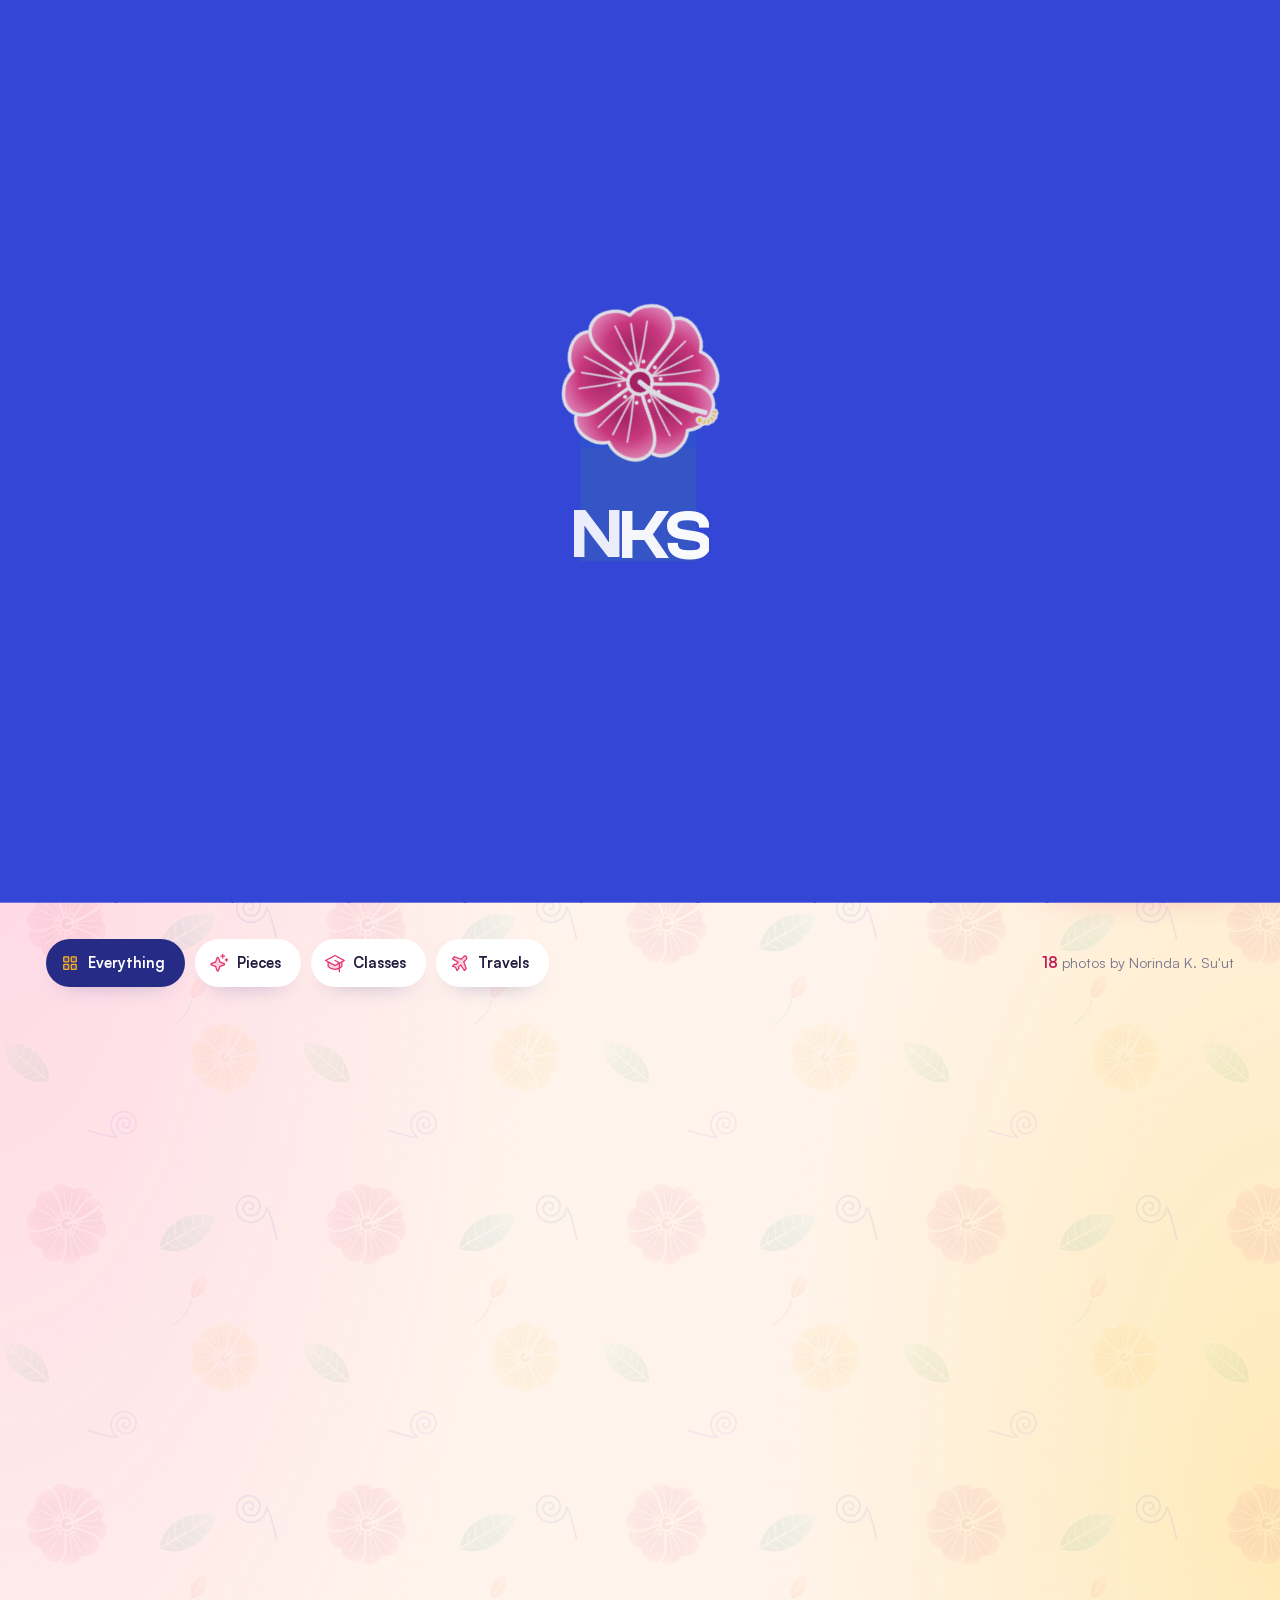
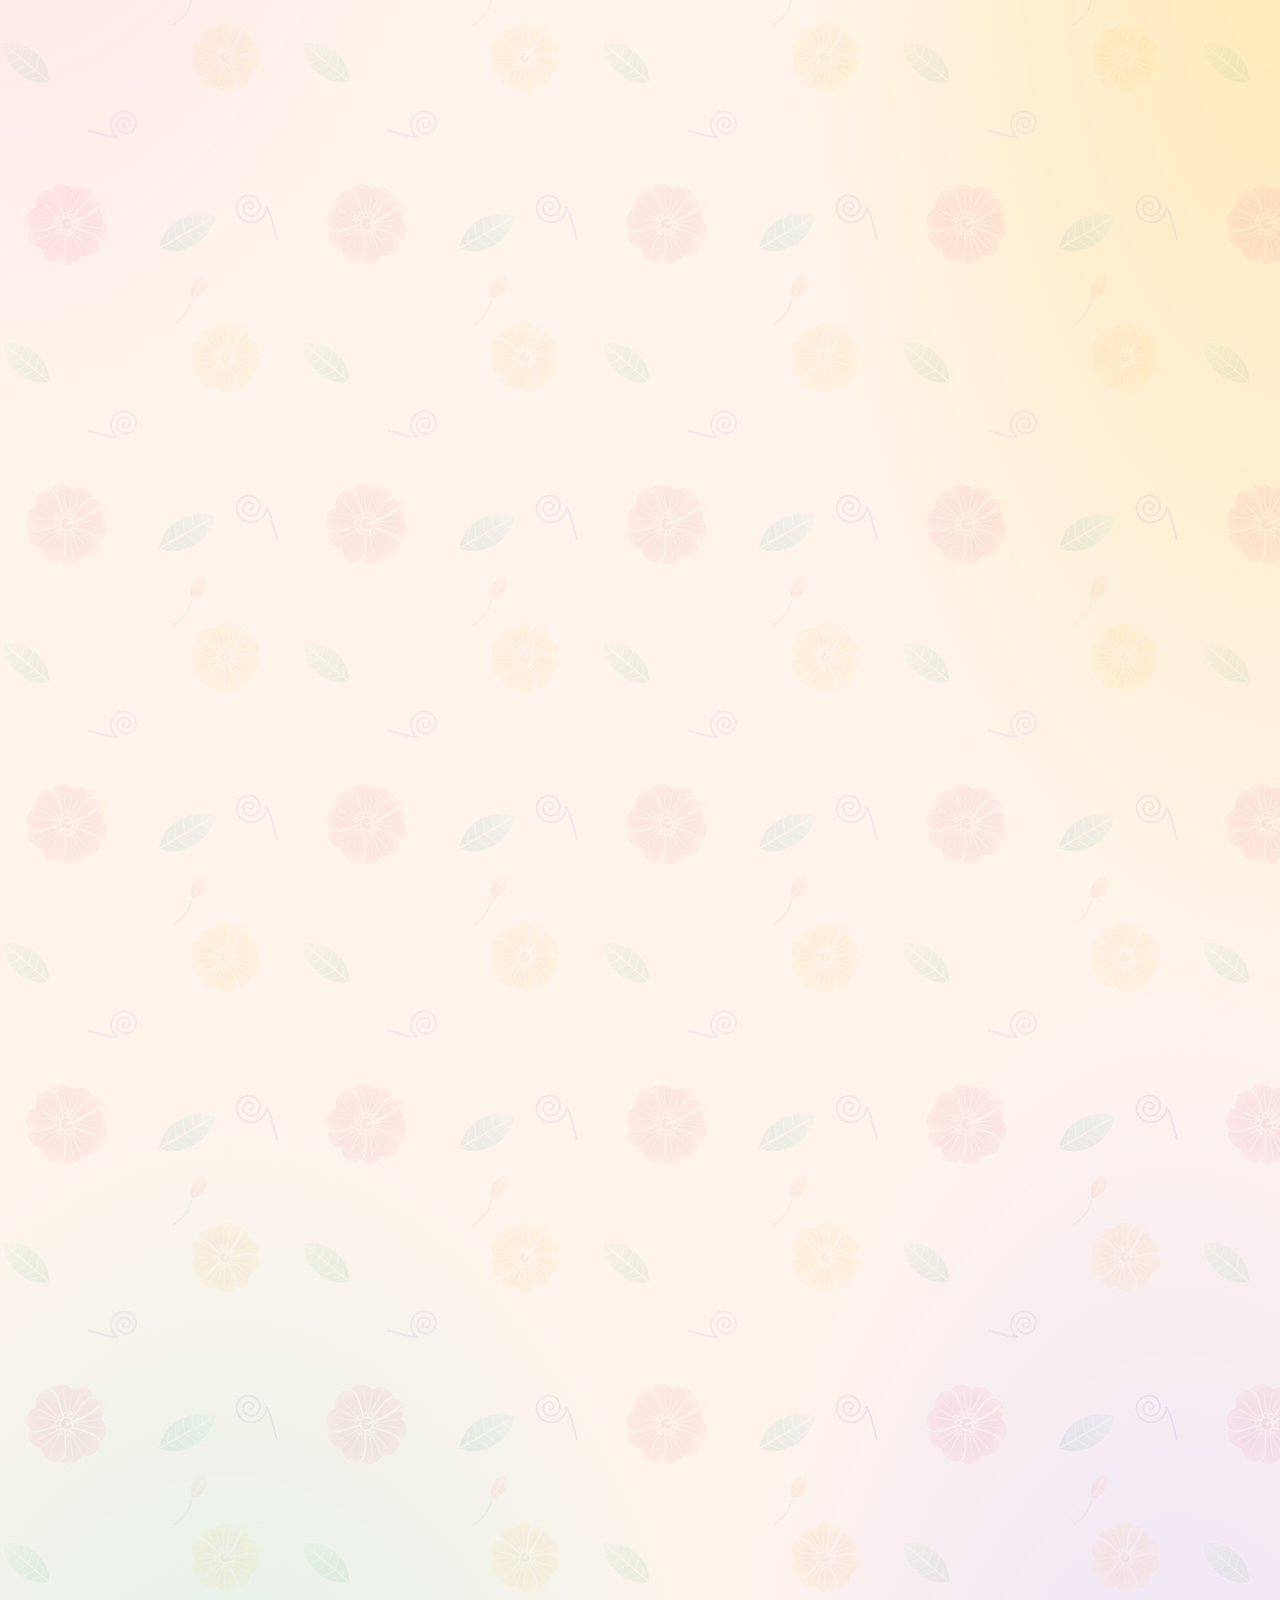
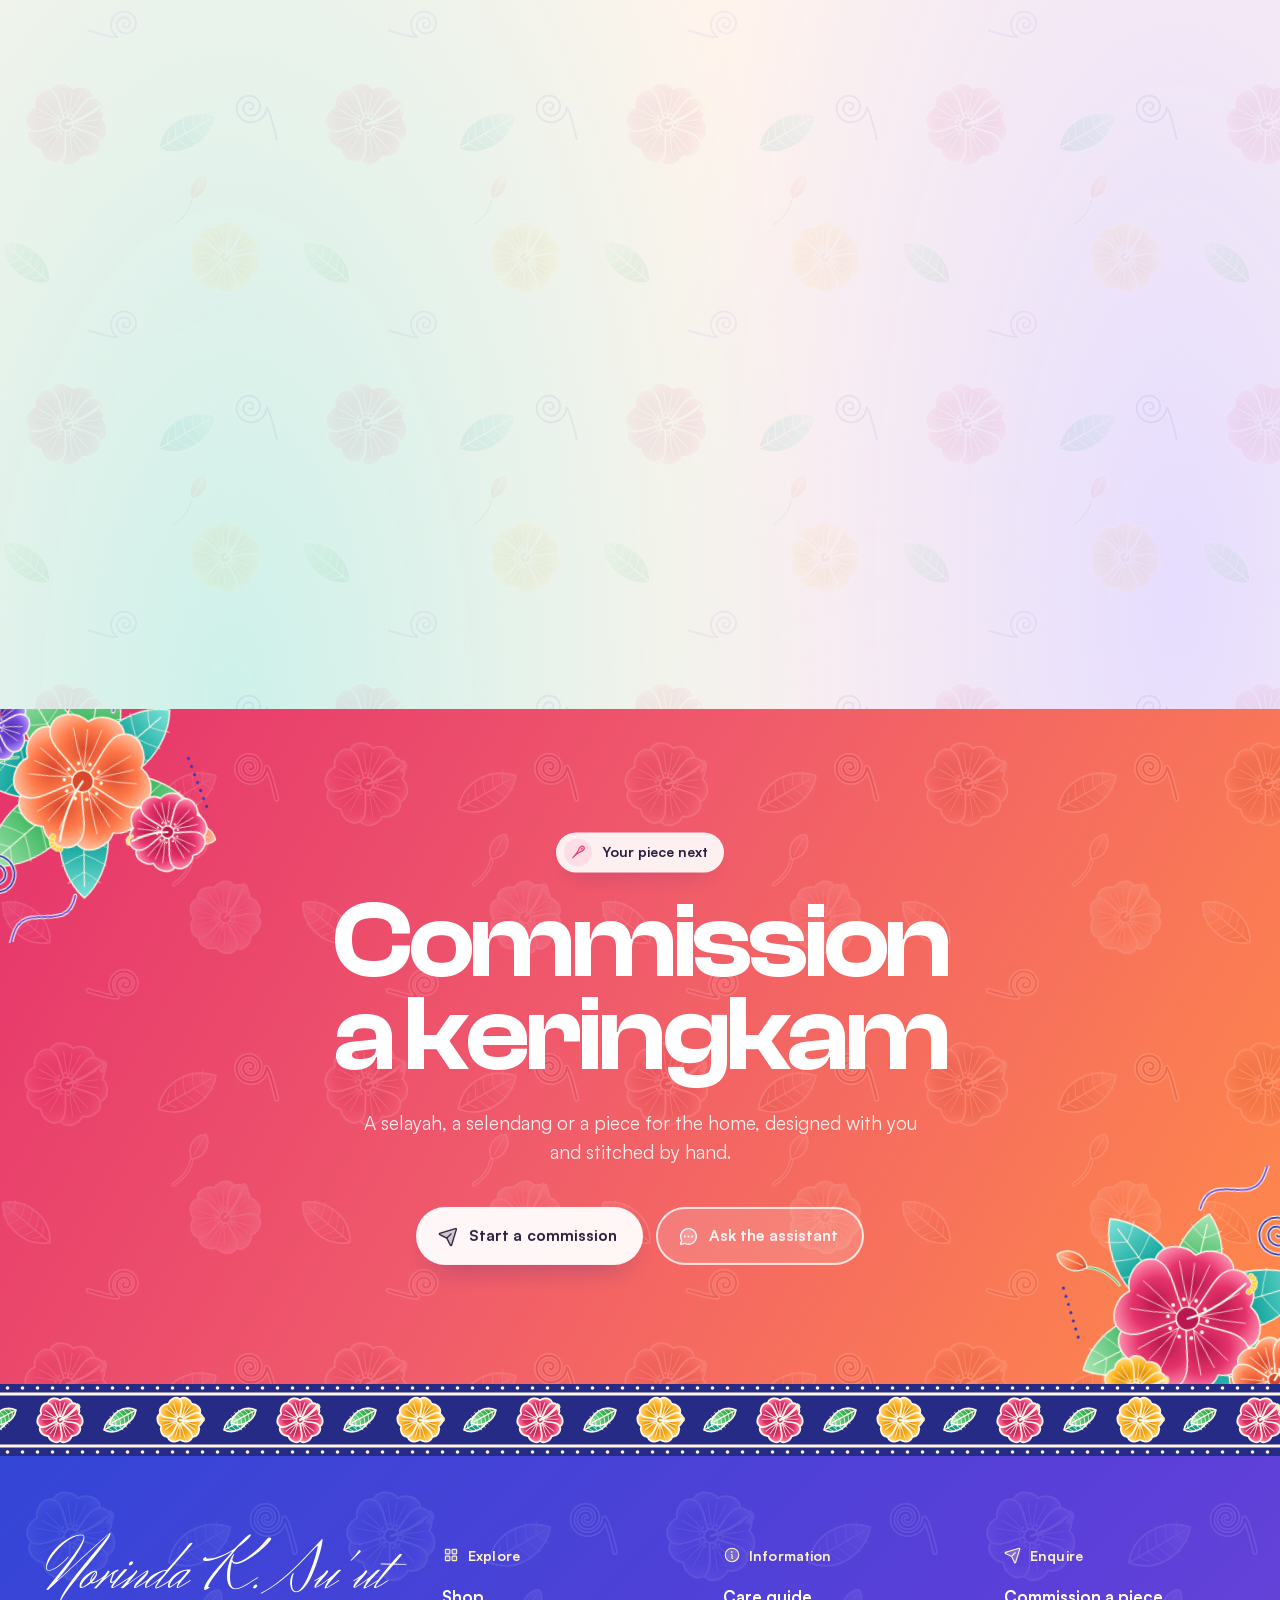
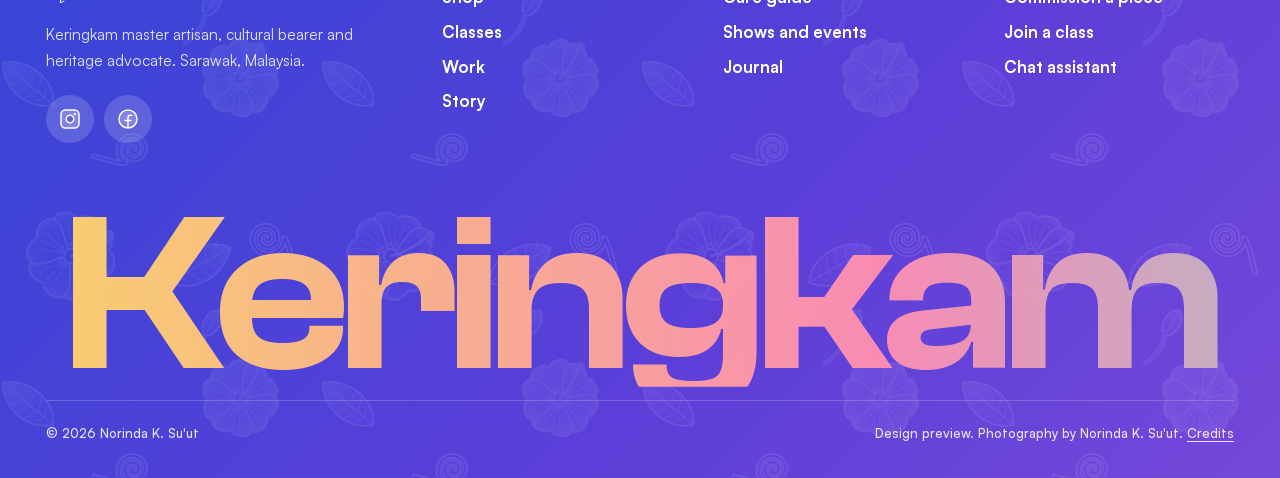
<file: site-2/work.html>
<!doctype html>
<html lang="en">
<head>
  <meta charset="utf-8">
  <meta name="viewport" content="width=device-width, initial-scale=1">
  <title>Work | Norinda K. Su'ut</title>
  <meta name="description" content="Keringkam pieces by Norinda K. Su'ut, samplers by her students, and moments from classes and cultural exchange.">
  <meta name="theme-color" content="#fde4ec">
  <link rel="icon" href="assets/img/batik-flower.svg" type="image/svg+xml">
  <link rel="stylesheet" href="assets/css/fonts.css?v=3">
  <link rel="stylesheet" href="assets/vendor/lenis.css">
  <link rel="stylesheet" href="assets/css/style.css?v=3">
  <link rel="stylesheet" href="assets/css/chatbot.css?v=3">
  <script>document.documentElement.classList.add('js');if(location.hash){window.__hash=location.hash;history.replaceState(null,'',location.pathname+location.search);}setTimeout(function(){if(!window.__nksReady){document.querySelectorAll('.cells,.loader').forEach(function(e){e.style.display='none'});}},6500);</script>
</head>
<body data-page="work">
<!-- icons:start --><svg width="0" height="0" style="position:absolute" aria-hidden="true" focusable="false"><symbol id="i-airplane-tilt" viewBox="0 0 256 256" fill="currentColor"><path d="M209,81l-33,31,32,88-24,24-48-72-24,24v24L88,224,72,184,32,168l24-24H80l24-24L32,72,56,48l88,32,31-33A24,24,0,0,1,209,81Z" opacity=".22"/><path d="M185.33,114.21l29.14-27.43.17-.16a32,32,0,0,0-45.26-45.26l-.16.17L141.79,70.67l-83-30.2a8,8,0,0,0-8.39,1.86l-24,24a8,8,0,0,0,1.22,12.31l63.89,42.59L76.69,136H56a8,8,0,0,0-5.65,2.34l-24,24A8,8,0,0,0,29,175.42l36.82,14.73,14.7,36.75.06.16a8,8,0,0,0,13.18,2.47l23.87-23.88A8,8,0,0,0,120,200V179.31l14.76-14.76,42.59,63.89a8,8,0,0,0,12.31,1.22l24-24a8,8,0,0,0,1.86-8.39Zm-.07,97.23-42.59-63.89A8,8,0,0,0,136.8,144a7.09,7.09,0,0,0-.79,0,8,8,0,0,0-5.66,2.34l-24,24A8,8,0,0,0,104,176v20.69L90.93,209.76,79.43,181A8,8,0,0,0,75,176.57l-28.74-11.5L59.32,152H80a8,8,0,0,0,5.66-2.34l24-24a8,8,0,0,0-1.22-12.32L44.56,70.74l13.5-13.49,83.22,30.26a8,8,0,0,0,8.56-2l30.94-32.88A16,16,0,0,1,203.4,75.22l-32.87,30.94a8,8,0,0,0-2,8.56l30.26,83.22Z"/></symbol><symbol id="i-book-open-text" viewBox="0 0 256 256" fill="currentColor"><path d="M232,56V200H160a32,32,0,0,0-32,32V88a32,32,0,0,1,32-32Z" opacity=".22"/><path d="M232,48H160a40,40,0,0,0-32,16A40,40,0,0,0,96,48H24a8,8,0,0,0-8,8V200a8,8,0,0,0,8,8H96a24,24,0,0,1,24,24,8,8,0,0,0,16,0,24,24,0,0,1,24-24h72a8,8,0,0,0,8-8V56A8,8,0,0,0,232,48ZM96,192H32V64H96a24,24,0,0,1,24,24V200A39.81,39.81,0,0,0,96,192Zm128,0H160a39.81,39.81,0,0,0-24,8V88a24,24,0,0,1,24-24h64ZM160,88h40a8,8,0,0,1,0,16H160a8,8,0,0,1,0-16Zm48,40a8,8,0,0,1-8,8H160a8,8,0,0,1,0-16h40A8,8,0,0,1,208,128Zm0,32a8,8,0,0,1-8,8H160a8,8,0,0,1,0-16h40A8,8,0,0,1,208,160Z"/></symbol><symbol id="i-briefcase" viewBox="0 0 256 256" fill="currentColor"><path d="M224,118.31V200a8,8,0,0,1-8,8H40a8,8,0,0,1-8-8V118.31h0A191.14,191.14,0,0,0,128,144,191.08,191.08,0,0,0,224,118.31Z" opacity=".22"/><path d="M104,112a8,8,0,0,1,8-8h32a8,8,0,0,1,0,16H112A8,8,0,0,1,104,112ZM232,72V200a16,16,0,0,1-16,16H40a16,16,0,0,1-16-16V72A16,16,0,0,1,40,56H80V48a24,24,0,0,1,24-24h48a24,24,0,0,1,24,24v8h40A16,16,0,0,1,232,72ZM96,56h64V48a8,8,0,0,0-8-8H104a8,8,0,0,0-8,8ZM40,72v41.62A184.07,184.07,0,0,0,128,136a184,184,0,0,0,88-22.39V72ZM216,200V131.63A200.25,200.25,0,0,1,128,152a200.19,200.19,0,0,1-88-20.36V200H216Z"/></symbol><symbol id="i-calendar-check" viewBox="0 0 256 256" fill="currentColor"><path d="M216,48V88H40V48a8,8,0,0,1,8-8H208A8,8,0,0,1,216,48Z" opacity=".22"/><path d="M208,32H184V24a8,8,0,0,0-16,0v8H88V24a8,8,0,0,0-16,0v8H48A16,16,0,0,0,32,48V208a16,16,0,0,0,16,16H208a16,16,0,0,0,16-16V48A16,16,0,0,0,208,32ZM72,48v8a8,8,0,0,0,16,0V48h80v8a8,8,0,0,0,16,0V48h24V80H48V48ZM208,208H48V96H208V208Zm-38.34-85.66a8,8,0,0,1,0,11.32l-48,48a8,8,0,0,1-11.32,0l-24-24a8,8,0,0,1,11.32-11.32L116,164.69l42.34-42.35A8,8,0,0,1,169.66,122.34Z"/></symbol><symbol id="i-calendar-dots" viewBox="0 0 256 256" fill="currentColor"><path d="M216,48V88H40V48a8,8,0,0,1,8-8H208A8,8,0,0,1,216,48Z" opacity=".22"/><path d="M208,32H184V24a8,8,0,0,0-16,0v8H88V24a8,8,0,0,0-16,0v8H48A16,16,0,0,0,32,48V208a16,16,0,0,0,16,16H208a16,16,0,0,0,16-16V48A16,16,0,0,0,208,32ZM72,48v8a8,8,0,0,0,16,0V48h80v8a8,8,0,0,0,16,0V48h24V80H48V48ZM208,208H48V96H208V208Zm-68-76a12,12,0,1,1-12-12A12,12,0,0,1,140,132Zm44,0a12,12,0,1,1-12-12A12,12,0,0,1,184,132ZM96,172a12,12,0,1,1-12-12A12,12,0,0,1,96,172Zm44,0a12,12,0,1,1-12-12A12,12,0,0,1,140,172Zm44,0a12,12,0,1,1-12-12A12,12,0,0,1,184,172Z"/></symbol><symbol id="i-camera" viewBox="0 0 256 256" fill="currentColor"><path d="M208,64H176L160,40H96L80,64H48A16,16,0,0,0,32,80V192a16,16,0,0,0,16,16H208a16,16,0,0,0,16-16V80A16,16,0,0,0,208,64ZM128,168a36,36,0,1,1,36-36A36,36,0,0,1,128,168Z" opacity=".22"/><path d="M208,56H180.28L166.65,35.56A8,8,0,0,0,160,32H96a8,8,0,0,0-6.65,3.56L75.71,56H48A24,24,0,0,0,24,80V192a24,24,0,0,0,24,24H208a24,24,0,0,0,24-24V80A24,24,0,0,0,208,56Zm8,136a8,8,0,0,1-8,8H48a8,8,0,0,1-8-8V80a8,8,0,0,1,8-8H80a8,8,0,0,0,6.66-3.56L100.28,48h55.43l13.63,20.44A8,8,0,0,0,176,72h32a8,8,0,0,1,8,8ZM128,88a44,44,0,1,0,44,44A44.05,44.05,0,0,0,128,88Zm0,72a28,28,0,1,1,28-28A28,28,0,0,1,128,160Z"/></symbol><symbol id="i-chalkboard-teacher" viewBox="0 0 256 256" fill="currentColor"><path d="M192,80v96H104a32,32,0,1,0-32-32H64V80Z" opacity=".22"/><path d="M216,40H40A16,16,0,0,0,24,56V200a16,16,0,0,0,16,16H53.39a8,8,0,0,0,7.23-4.57,48,48,0,0,1,86.76,0,8,8,0,0,0,7.23,4.57H216a16,16,0,0,0,16-16V56A16,16,0,0,0,216,40ZM80,144a24,24,0,1,1,24,24A24,24,0,0,1,80,144Zm136,56H159.43a64.39,64.39,0,0,0-28.83-26.16,40,40,0,1,0-53.2,0A64.39,64.39,0,0,0,48.57,200H40V56H216ZM56,96V80a8,8,0,0,1,8-8H192a8,8,0,0,1,8,8v96a8,8,0,0,1-8,8H176a8,8,0,0,1,0-16h8V88H72v8a8,8,0,0,1-16,0Z"/></symbol><symbol id="i-chat-circle-dots" viewBox="0 0 256 256" fill="currentColor"><path d="M224,128A96,96,0,0,1,79.93,211.11h0L42.54,223.58a8,8,0,0,1-10.12-10.12l12.47-37.39h0A96,96,0,1,1,224,128Z" opacity=".22"/><path d="M128,24A104,104,0,0,0,36.18,176.88L24.83,210.93a16,16,0,0,0,20.24,20.24l34.05-11.35A104,104,0,1,0,128,24Zm0,192a87.87,87.87,0,0,1-44.06-11.81,8,8,0,0,0-4-1.08,7.85,7.85,0,0,0-2.53.42L40,216,52.47,178.6a8,8,0,0,0-.66-6.54A88,88,0,1,1,128,216Zm12-88a12,12,0,1,1-12-12A12,12,0,0,1,140,128Zm-44,0a12,12,0,1,1-12-12A12,12,0,0,1,96,128Zm88,0a12,12,0,1,1-12-12A12,12,0,0,1,184,128Z"/></symbol><symbol id="i-chat-circle-text" viewBox="0 0 256 256" fill="currentColor"><path d="M224,128A96,96,0,0,1,79.93,211.11h0L42.54,223.58a8,8,0,0,1-10.12-10.12l12.47-37.39h0A96,96,0,1,1,224,128Z" opacity=".22"/><path d="M128,24A104,104,0,0,0,36.18,176.88L24.83,210.93a16,16,0,0,0,20.24,20.24l34.05-11.35A104,104,0,1,0,128,24Zm0,192a87.87,87.87,0,0,1-44.06-11.81,8,8,0,0,0-4-1.08,7.85,7.85,0,0,0-2.53.42L40,216,52.47,178.6a8,8,0,0,0-.66-6.54A88,88,0,1,1,128,216Zm40-104a8,8,0,0,1-8,8H96a8,8,0,0,1,0-16h64A8,8,0,0,1,168,112Zm0,32a8,8,0,0,1-8,8H96a8,8,0,0,1,0-16h64A8,8,0,0,1,168,144Z"/></symbol><symbol id="i-chat-teardrop-dots" viewBox="0 0 256 256" fill="currentColor"><path d="M224,124h0a92,92,0,0,1-92,92H48a8,8,0,0,1-8-8V124a92,92,0,0,1,92-92h0A92,92,0,0,1,224,124Z" opacity=".22"/><path d="M132,24A100.11,100.11,0,0,0,32,124v84a16,16,0,0,0,16,16h84a100,100,0,0,0,0-200Zm0,184H48V124a84,84,0,1,1,84,84Zm12-80a12,12,0,1,1-12-12A12,12,0,0,1,144,128Zm-44,0a12,12,0,1,1-12-12A12,12,0,0,1,100,128Zm88,0a12,12,0,1,1-12-12A12,12,0,0,1,188,128Z"/></symbol><symbol id="i-check-circle" viewBox="0 0 256 256" fill="currentColor"><path d="M224,128a96,96,0,1,1-96-96A96,96,0,0,1,224,128Z" opacity=".22"/><path d="M173.66,98.34a8,8,0,0,1,0,11.32l-56,56a8,8,0,0,1-11.32,0l-24-24a8,8,0,0,1,11.32-11.32L112,148.69l50.34-50.35A8,8,0,0,1,173.66,98.34ZM232,128A104,104,0,1,1,128,24,104.11,104.11,0,0,1,232,128Zm-16,0a88,88,0,1,0-88,88A88.1,88.1,0,0,0,216,128Z"/></symbol><symbol id="i-clock" viewBox="0 0 256 256" fill="currentColor"><path d="M224,128a96,96,0,1,1-96-96A96,96,0,0,1,224,128Z" opacity=".22"/><path d="M128,24A104,104,0,1,0,232,128,104.11,104.11,0,0,0,128,24Zm0,192a88,88,0,1,1,88-88A88.1,88.1,0,0,1,128,216Zm64-88a8,8,0,0,1-8,8H128a8,8,0,0,1-8-8V72a8,8,0,0,1,16,0v48h48A8,8,0,0,1,192,128Z"/></symbol><symbol id="i-coat-hanger" viewBox="0 0 256 256" fill="currentColor"><path d="M232,192H24a8,8,0,0,1-4.8-14.4L128,96l108.79,81.6A8,8,0,0,1,232,192Z" opacity=".22"/><path d="M241.57,171.2,141.33,96l23.46-17.6A8,8,0,0,0,168,72a40,40,0,1,0-80,0,8,8,0,0,0,16,0,24,24,0,0,1,47.69-3.78L123.34,89.49l-.28.22L14.43,171.2A16,16,0,0,0,24,200H232a16,16,0,0,0,9.6-28.8ZM232,184H24l104-78,104,78Z"/></symbol><symbol id="i-confetti" viewBox="0 0 256 256" fill="currentColor"><path d="M58.89,154.89l42.22,42.22-50.63,18.4a7.79,7.79,0,0,1-10-10Zm138.82-4.72L105.83,58.29A7.79,7.79,0,0,0,93,61.14l-14.9,41,75.82,75.82,41-14.9A7.79,7.79,0,0,0,197.71,150.17Z" opacity=".22"/><path d="M111.49,52.63a15.8,15.8,0,0,0-26,5.77L33,202.78A15.83,15.83,0,0,0,47.76,224a16,16,0,0,0,5.46-1l144.37-52.5a15.8,15.8,0,0,0,5.78-26Zm-8.33,135.21-35-35,13.16-36.21,58.05,58.05Zm-55,20,14-38.41,24.45,24.45ZM156,168.64,87.36,100l13-35.87,91.43,91.43ZM160,72a37.8,37.8,0,0,1,3.84-15.58C169.14,45.83,179.14,40,192,40c6.7,0,11-2.29,13.65-7.21A22,22,0,0,0,208,23.94,8,8,0,0,1,224,24c0,12.86-8.52,32-32,32-6.7,0-11,2.29-13.65,7.21A22,22,0,0,0,176,72.06,8,8,0,0,1,160,72ZM136,40V16a8,8,0,0,1,16,0V40a8,8,0,0,1-16,0Zm101.66,82.34a8,8,0,1,1-11.32,11.31l-16-16a8,8,0,0,1,11.32-11.32Zm4.87-42.75-24,8a8,8,0,0,1-5.06-15.18l24-8a8,8,0,0,1,5.06,15.18Z"/></symbol><symbol id="i-crown-simple" viewBox="0 0 256 256" fill="currentColor"><path d="M231.87,89.42l-22.7,104a8,8,0,0,1-7.88,6.61H54.71a8,8,0,0,1-7.88-6.61l-22.7-104A8,8,0,0,1,38,82.76L80,128l40.74-91.35a8,8,0,0,1,14.52,0L176,128l42-45.24A8,8,0,0,1,231.87,89.42Z" opacity=".22"/><path d="M230.9,73.6A15.85,15.85,0,0,0,212,77.39l-33.67,36.29-35.8-80.29a1,1,0,0,1,0-.1,16,16,0,0,0-29.06,0,1,1,0,0,1,0,.1l-35.8,80.29L44,77.39A16,16,0,0,0,16.25,90.81c0,.11,0,.21.07.32L39,195a16,16,0,0,0,15.72,13H201.29A16,16,0,0,0,217,195L239.68,91.13c0-.11,0-.21.07-.32A15.85,15.85,0,0,0,230.9,73.6ZM201.35,191.68l-.06.32H54.71l-.06-.32L32,88l.14.16,42,45.24a8,8,0,0,0,13.18-2.18L128,40l40.69,91.25a8,8,0,0,0,13.18,2.18l42-45.24L224,88Z"/></symbol><symbol id="i-diamond" viewBox="0 0 256 256" fill="currentColor"><path d="M229.67,133.62l-96,96a7.94,7.94,0,0,1-11.24,0l-96-96a7.94,7.94,0,0,1,0-11.24l96.05-96a7.94,7.94,0,0,1,11.24,0l96,96.05A7.94,7.94,0,0,1,229.67,133.62Z" opacity=".22"/><path d="M235.33,116.72,139.28,20.66a16,16,0,0,0-22.56,0l-96,96.06a16,16,0,0,0,0,22.56l96.05,96.06h0a16,16,0,0,0,22.56,0l96.05-96.06a16,16,0,0,0,0-22.56ZM128,224h0L32,128,128,32,224,128Z"/></symbol><symbol id="i-dress" viewBox="0 0 256 256" fill="currentColor"><path d="M200,224H56a8,8,0,0,1-7.35-11.15L96,112,73.14,76.12a8,8,0,0,1,0-8.24L96,35.23,103,44a32,32,0,0,0,50,0l7-8.76,22.86,32.65a8,8,0,0,1,0,8.24L160,112l47.34,100.85A8,8,0,0,1,200,224Z" opacity=".22"/><path d="M214.7,209.7a1.89,1.89,0,0,0-.11-.25l-45.48-96.86,20.5-32.18.11-.18a16,16,0,0,0,0-16.46c-.09-.16-.2-.32-.3-.47L168,32.7V8a8,8,0,0,0-16,0V32.42L146.74,39a24,24,0,0,1-37.48,0L104,32.42V8A8,8,0,0,0,88,8V32.7L66.58,63.3c-.1.15-.21.31-.3.47a16,16,0,0,0,0,16.46l.11.18,20.5,32.18L41.41,209.45a1.89,1.89,0,0,0-.11.25A16,16,0,0,0,56,232H200a16,16,0,0,0,14.71-22.3ZM80,72,96.43,48.57l.33.42a40,40,0,0,0,62.48,0l.33-.42L176,72l-20.38,32H100.39ZM56,216l45.07-96h53.84L200,216Z"/></symbol><symbol id="i-drop-slash" viewBox="0 0 256 256" fill="currentColor"><path d="M208,144a80,80,0,0,1-160,0c0-72,80-128,80-128S208,72,208,144Z" opacity=".22"/><path d="M53.92,34.62A8,8,0,1,0,42.08,45.38L64.72,70.29C48.32,95,40,119.78,40,144a88,88,0,0,0,149.21,63.22l12.87,14.16a8,8,0,1,0,11.84-10.76ZM128,216a72.08,72.08,0,0,1-72-72c0-19.93,6.68-40.57,19.86-61.46L178.43,195.36A71.84,71.84,0,0,1,128,216ZM90,50.51a8,8,0,0,1-.27-11.31A247.8,247.8,0,0,1,123.41,9.45a8,8,0,0,1,9.18,0C136,11.83,216,68.7,216,144a88.08,88.08,0,0,1-3.15,23.4,8,8,0,0,1-7.71,5.88A7.79,7.79,0,0,1,203,173a8,8,0,0,1-5.59-9.83A72.55,72.55,0,0,0,200,144c0-57.24-55.48-105-72-118a252.23,252.23,0,0,0-26.66,24.23A8,8,0,0,1,90,50.51Z"/></symbol><symbol id="i-drop" viewBox="0 0 256 256" fill="currentColor"><path d="M208,144a80,80,0,0,1-160,0c0-72,80-128,80-128S208,72,208,144Z" opacity=".22"/><path d="M174,47.75a254.19,254.19,0,0,0-41.45-38.3,8,8,0,0,0-9.18,0A254.19,254.19,0,0,0,82,47.75C54.51,79.32,40,112.6,40,144a88,88,0,0,0,176,0C216,112.6,201.49,79.32,174,47.75ZM128,216a72.08,72.08,0,0,1-72-72c0-57.23,55.47-105,72-118,16.53,13,72,60.75,72,118A72.08,72.08,0,0,1,128,216Zm55.89-62.66a57.6,57.6,0,0,1-46.56,46.55A8.75,8.75,0,0,1,136,200a8,8,0,0,1-1.32-15.89c16.57-2.79,30.63-16.85,33.44-33.45a8,8,0,0,1,15.78,2.68Z"/></symbol><symbol id="i-envelope-simple" viewBox="0 0 256 256" fill="currentColor"><path d="M224,56l-96,88L32,56Z" opacity=".22"/><path d="M224,48H32a8,8,0,0,0-8,8V192a16,16,0,0,0,16,16H216a16,16,0,0,0,16-16V56A8,8,0,0,0,224,48ZM203.43,64,128,133.15,52.57,64ZM216,192H40V74.19l82.59,75.71a8,8,0,0,0,10.82,0L216,74.19V192Z"/></symbol><symbol id="i-facebook-logo" viewBox="0 0 256 256" fill="currentColor"><path d="M224,128a96,96,0,1,1-96-96A96,96,0,0,1,224,128Z" opacity=".22"/><path d="M128,24A104,104,0,1,0,232,128,104.11,104.11,0,0,0,128,24Zm8,191.63V152h24a8,8,0,0,0,0-16H136V112a16,16,0,0,1,16-16h16a8,8,0,0,0,0-16H152a32,32,0,0,0-32,32v24H96a8,8,0,0,0,0,16h24v63.63a88,88,0,1,1,16,0Z"/></symbol><symbol id="i-flower-lotus" viewBox="0 0 256 256" fill="currentColor"><path d="M128,200c-15.37,0-40.77-.18-70-17.64S19.31,143,16.28,131.82A7.94,7.94,0,0,1,21.74,122a69.59,69.59,0,0,1,30.82-.64h0c-7.63-23.88-4-42.44-1-51.71A8.2,8.2,0,0,1,61,64.18C68.56,65.79,81.28,70,94.6,80.8v0A108.49,108.49,0,0,0,88,119.18C88,178,128,200,128,200Zm106.26-78a69.59,69.59,0,0,0-30.82-.64h0c7.63-23.88,4-42.44,1-51.71A8.2,8.2,0,0,0,195,64.18c-7.52,1.61-20.24,5.8-33.56,16.62v0A108.49,108.49,0,0,1,168,119.18C168,178,128,200,128,200c15.37,0,40.77-.18,70-17.64s38.69-39.34,41.72-50.54A7.94,7.94,0,0,0,234.26,122Z" opacity=".22"/><path d="M245.83,121.63a15.53,15.53,0,0,0-9.52-7.33,73.51,73.51,0,0,0-22.17-2.22c4-19.85,1-35.55-2.06-44.86a16.15,16.15,0,0,0-18.79-10.88,85.53,85.53,0,0,0-28.55,12.12,94.58,94.58,0,0,0-27.11-33.25,16.05,16.05,0,0,0-19.26,0A94.48,94.48,0,0,0,91.26,68.46,85.53,85.53,0,0,0,62.71,56.34,16.15,16.15,0,0,0,43.92,67.22c-3,9.31-6,25-2.06,44.86a73.51,73.51,0,0,0-22.17,2.22,15.53,15.53,0,0,0-9.52,7.33,16,16,0,0,0-1.6,12.27c3.39,12.57,13.8,36.48,45.33,55.32S113.13,208,128.05,208s42.67,0,74-18.78c31.53-18.84,41.94-42.75,45.33-55.32A16,16,0,0,0,245.83,121.63ZM59.14,72.14a.2.2,0,0,1,.23-.15A70.43,70.43,0,0,1,85.18,83.66,118.65,118.65,0,0,0,80,119.17c0,18.74,3.77,34,9.11,46.28A123.59,123.59,0,0,1,69.57,140C51.55,108.62,55.3,84,59.14,72.14Zm3,103.35C35.47,159.57,26.82,140.05,24,129.7a59.82,59.82,0,0,1,22.5-1.17,129.08,129.08,0,0,0,9.15,19.41,142.28,142.28,0,0,0,34,39.56A114.92,114.92,0,0,1,62.1,175.49ZM128,190.4c-9.33-6.94-32-28.23-32-71.23C96,76.7,118.38,55.24,128,48c9.62,7.26,32,28.72,32,71.19C160,162.17,137.33,183.46,128,190.4ZM170.82,83.66A70.43,70.43,0,0,1,196.63,72a.2.2,0,0,1,.23.15C200.7,84,204.45,108.62,186.43,140a123.32,123.32,0,0,1-19.54,25.48c5.34-12.26,9.11-27.54,9.11-46.28A118.65,118.65,0,0,0,170.82,83.66ZM232,129.72c-2.77,10.25-11.4,29.81-38.09,45.77a114.92,114.92,0,0,1-27.55,12,142.28,142.28,0,0,0,34-39.56,129.08,129.08,0,0,0,9.15-19.41A59.69,59.69,0,0,1,232,129.71Z"/></symbol><symbol id="i-flower" viewBox="0 0 256 256" fill="currentColor"><path d="M206.35,136.29c-8.87-5.13-24.46-7.38-39.4-8.29,14.94-.91,30.53-3.16,39.4-8.29a32,32,0,1,0-32-55.42c-8.87,5.12-18.61,17.48-26.87,30C154.17,80.87,160,66.25,160,56a32,32,0,0,0-64,0c0,10.25,5.83,24.87,12.52,38.26-8.26-12.49-18-24.85-26.87-30a32,32,0,1,0-32,55.42c8.87,5.13,24.46,7.38,39.4,8.29-14.94.91-30.53,3.16-39.4,8.29a32,32,0,1,0,32,55.42c8.87-5.12,18.61-17.48,26.87-30C101.83,175.13,96,189.75,96,200a32,32,0,0,0,64,0c0-10.25-5.83-24.87-12.52-38.26,8.26,12.49,18,24.85,26.87,30a32,32,0,1,0,32-55.42ZM155.71,144A32,32,0,1,1,160,128,31.74,31.74,0,0,1,155.71,144Z" opacity=".22"/><path d="M210.35,129.36c-.81-.47-1.7-.92-2.62-1.36.92-.44,1.81-.89,2.62-1.36a40,40,0,1,0-40-69.28c-.81.47-1.65,1-2.48,1.59.08-1,.13-2,.13-3a40,40,0,0,0-80,0c0,.94,0,1.94.13,3-.83-.57-1.67-1.12-2.48-1.59a40,40,0,1,0-40,69.28c.81.47,1.7.92,2.62,1.36-.92.44-1.81.89-2.62,1.36a40,40,0,1,0,40,69.28c.81-.47,1.65-1,2.48-1.59-.08,1-.13,2-.13,2.95a40,40,0,0,0,80,0c0-.94-.05-1.94-.13-2.95.83.57,1.67,1.12,2.48,1.59A39.79,39.79,0,0,0,190.29,204a40.43,40.43,0,0,0,10.42-1.38,40,40,0,0,0,9.64-73.28ZM104,128a24,24,0,1,1,24,24A24,24,0,0,1,104,128Zm74.35-56.79a24,24,0,1,1,24,41.57c-6.27,3.63-18.61,6.13-35.16,7.19A40,40,0,0,0,154.53,98.1C163.73,84.28,172.08,74.84,178.35,71.21ZM128,32a24,24,0,0,1,24,24c0,7.24-4,19.19-11.36,34.06a39.81,39.81,0,0,0-25.28,0C108,75.19,104,63.24,104,56A24,24,0,0,1,128,32ZM44.86,80a24,24,0,0,1,32.79-8.79c6.27,3.63,14.62,13.07,23.82,26.89A40,40,0,0,0,88.81,120c-16.55-1.06-28.89-3.56-35.16-7.18A24,24,0,0,1,44.86,80ZM77.65,184.79a24,24,0,1,1-24-41.57c6.27-3.63,18.61-6.13,35.16-7.19a40,40,0,0,0,12.66,21.87C92.27,171.72,83.92,181.16,77.65,184.79ZM128,224a24,24,0,0,1-24-24c0-7.24,4-19.19,11.36-34.06a39.81,39.81,0,0,0,25.28,0C148,180.81,152,192.76,152,200A24,24,0,0,1,128,224Zm83.14-48a24,24,0,0,1-32.79,8.79c-6.27-3.63-14.62-13.07-23.82-26.89A40,40,0,0,0,167.19,136c16.55,1.06,28.89,3.56,35.16,7.18A24,24,0,0,1,211.14,176Z"/></symbol><symbol id="i-frame-corners" viewBox="0 0 256 256" fill="currentColor"><path d="M224,56V200a8,8,0,0,1-8,8H40a8,8,0,0,1-8-8V56a8,8,0,0,1,8-8H216A8,8,0,0,1,224,56Z" opacity=".22"/><path d="M200,80v32a8,8,0,0,1-16,0V88H160a8,8,0,0,1,0-16h32A8,8,0,0,1,200,80ZM96,168H72V144a8,8,0,0,0-16,0v32a8,8,0,0,0,8,8H96a8,8,0,0,0,0-16ZM232,56V200a16,16,0,0,1-16,16H40a16,16,0,0,1-16-16V56A16,16,0,0,1,40,40H216A16,16,0,0,1,232,56ZM216,200V56H40V200H216Z"/></symbol><symbol id="i-gift" viewBox="0 0 256 256" fill="currentColor"><path d="M208,128v72a8,8,0,0,1-8,8H56a8,8,0,0,1-8-8V128Z" opacity=".22"/><path d="M216,72H180.92c.39-.33.79-.65,1.17-1A29.53,29.53,0,0,0,192,49.57,32.62,32.62,0,0,0,158.44,16,29.53,29.53,0,0,0,137,25.91a54.94,54.94,0,0,0-9,14.48,54.94,54.94,0,0,0-9-14.48A29.53,29.53,0,0,0,97.56,16,32.62,32.62,0,0,0,64,49.57,29.53,29.53,0,0,0,73.91,71c.38.33.78.65,1.17,1H40A16,16,0,0,0,24,88v32a16,16,0,0,0,16,16v64a16,16,0,0,0,16,16H200a16,16,0,0,0,16-16V136a16,16,0,0,0,16-16V88A16,16,0,0,0,216,72ZM149,36.51a13.69,13.69,0,0,1,10-4.5h.49A16.62,16.62,0,0,1,176,49.08a13.69,13.69,0,0,1-4.5,10c-9.49,8.4-25.24,11.36-35,12.4C137.7,60.89,141,45.5,149,36.51Zm-64.09.36A16.63,16.63,0,0,1,96.59,32h.49a13.69,13.69,0,0,1,10,4.5c8.39,9.48,11.35,25.2,12.39,34.92-9.72-1-25.44-4-34.92-12.39a13.69,13.69,0,0,1-4.5-10A16.6,16.6,0,0,1,84.87,36.87ZM40,88h80v32H40Zm16,48h64v64H56Zm144,64H136V136h64Zm16-80H136V88h80v32Z"/></symbol><symbol id="i-globe-hemisphere-east" viewBox="0 0 256 256" fill="currentColor"><path d="M215,168.71a96.42,96.42,0,0,1-30.54,37l-9.36-9.37a8,8,0,0,0-3.63-2.09L150,188.59a8,8,0,0,1-5.88-8.9l2.38-16.2a8,8,0,0,1,4.84-6.22l30.46-12.66a8,8,0,0,1,8.47,1.49ZM159.89,105,182.06,79.2A8,8,0,0,0,184,74V50A96,96,0,0,0,50.49,184.65l9.92-6.52A8,8,0,0,0,64,171.49l.21-36.23a8.06,8.06,0,0,1,1.35-4.41l20.94-31.3a8,8,0,0,1,11.34-2l19.81,13a8.06,8.06,0,0,0,5.77,1.45l31.46-4.26A8,8,0,0,0,159.89,105Z" opacity=".22"/><path d="M128,24A104,104,0,1,0,232,128,104.11,104.11,0,0,0,128,24Zm0,16a87.5,87.5,0,0,1,48,14.28V74L153.83,99.74,122.36,104l-.31-.22L102.38,90.92A16,16,0,0,0,79.87,95.1L58.93,126.4a16,16,0,0,0-2.7,8.81L56,171.44l-3.27,2.15A88,88,0,0,1,128,40ZM62.29,186.47l2.52-1.65A16,16,0,0,0,72,171.53l.21-36.23L93.17,104a3.62,3.62,0,0,0,.32.22l19.67,12.87a15.94,15.94,0,0,0,11.35,2.77L156,115.59a16,16,0,0,0,10-5.41l22.17-25.76A16,16,0,0,0,192,74V67.67A87.87,87.87,0,0,1,211.77,155l-16.14-14.76a16,16,0,0,0-16.93-3l-30.46,12.65a16.08,16.08,0,0,0-9.68,12.45l-2.39,16.19a16,16,0,0,0,11.77,17.81L169.4,202l2.36,2.37A87.88,87.88,0,0,1,62.29,186.47ZM185,195l-4.3-4.31a16,16,0,0,0-7.26-4.18L152,180.85l2.39-16.19L184.84,152,205,170.48A88.43,88.43,0,0,1,185,195Z"/></symbol><symbol id="i-graduation-cap" viewBox="0 0 256 256" fill="currentColor"><path d="M216,113.07v53.22a8,8,0,0,1-2,5.31c-11.3,12.59-38.9,36.4-86,36.4s-74.68-23.81-86-36.4a8,8,0,0,1-2-5.31V113.07L128,160Z" opacity=".22"/><path d="M251.76,88.94l-120-64a8,8,0,0,0-7.52,0l-120,64a8,8,0,0,0,0,14.12L32,117.87v48.42a15.91,15.91,0,0,0,4.06,10.65C49.16,191.53,78.51,216,128,216a130,130,0,0,0,48-8.76V240a8,8,0,0,0,16,0V199.51a115.63,115.63,0,0,0,27.94-22.57A15.91,15.91,0,0,0,224,166.29V117.87l27.76-14.81a8,8,0,0,0,0-14.12ZM128,200c-43.27,0-68.72-21.14-80-33.71V126.4l76.24,40.66a8,8,0,0,0,7.52,0L176,143.47v46.34C163.4,195.69,147.52,200,128,200Zm80-33.75a97.83,97.83,0,0,1-16,14.25V134.93l16-8.53ZM188,118.94l-.22-.13-56-29.87a8,8,0,0,0-7.52,14.12L171,128l-43,22.93L25,96,128,41.07,231,96Z"/></symbol><symbol id="i-hand-heart" viewBox="0 0 256 256" fill="currentColor"><path d="M16,152H48v56H16a8,8,0,0,1-8-8V160A8,8,0,0,1,16,152ZM192.54,40A39.12,39.12,0,0,0,156,64a39.12,39.12,0,0,0-36.54-24C97.67,40,80,58.31,80,80c0,14.56,7,27.71,16.73,40H140a20,20,0,0,1,0,40h4l37.78-8.68C203.82,135.07,232,109.23,232,80,232,58.31,214.33,40,192.54,40Z" opacity=".22"/><path d="M230.33,141.06a24.34,24.34,0,0,0-18.61-4.77C230.5,117.33,240,98.48,240,80c0-26.47-21.29-48-47.46-48A47.58,47.58,0,0,0,156,48.75,47.58,47.58,0,0,0,119.46,32C93.29,32,72,53.53,72,80c0,11,3.24,21.69,10.06,33a31.87,31.87,0,0,0-14.75,8.4L44.69,144H16A16,16,0,0,0,0,160v40a16,16,0,0,0,16,16H120a7.93,7.93,0,0,0,1.94-.24l64-16a6.94,6.94,0,0,0,1.19-.4L226,182.82l.44-.2a24.6,24.6,0,0,0,3.93-41.56ZM119.46,48A31.15,31.15,0,0,1,148.6,67a8,8,0,0,0,14.8,0,31.15,31.15,0,0,1,29.14-19C209.59,48,224,62.65,224,80c0,19.51-15.79,41.58-45.66,63.9l-11.09,2.55A28,28,0,0,0,140,112H100.68C92.05,100.36,88,90.12,88,80,88,62.65,102.41,48,119.46,48ZM16,160H40v40H16Zm203.43,8.21-38,16.18L119,200H56V155.31l22.63-22.62A15.86,15.86,0,0,1,89.94,128H140a12,12,0,0,1,0,24H112a8,8,0,0,0,0,16h32a8.32,8.32,0,0,0,1.79-.2l67-15.41.31-.08a8.6,8.6,0,0,1,6.3,15.9Z"/></symbol><symbol id="i-hand-pointing" viewBox="0 0 256 256" fill="currentColor"><path d="M216,116v36a80,80,0,0,1-80,80c-44.18,0-55.81-24-93.32-90a20,20,0,0,1,34.64-20L96,152V44a20,20,0,0,1,40,0v56a20,20,0,0,1,40,0v16a20,20,0,0,1,40,0Z" opacity=".22"/><path d="M196,88a27.86,27.86,0,0,0-13.35,3.39A28,28,0,0,0,144,74.7V44a28,28,0,0,0-56,0v80l-3.82-6.13A28,28,0,0,0,35.73,146l4.67,8.23C74.81,214.89,89.05,240,136,240a88.1,88.1,0,0,0,88-88V116A28,28,0,0,0,196,88Zm12,64a72.08,72.08,0,0,1-72,72c-37.63,0-47.84-18-81.68-77.68l-4.69-8.27,0-.05A12,12,0,0,1,54,121.61a11.88,11.88,0,0,1,6-1.6,12,12,0,0,1,10.41,6,1.76,1.76,0,0,0,.14.23l18.67,30A8,8,0,0,0,104,152V44a12,12,0,0,1,24,0v68a8,8,0,0,0,16,0V100a12,12,0,0,1,24,0v20a8,8,0,0,0,16,0v-4a12,12,0,0,1,24,0Z"/></symbol><symbol id="i-hand" viewBox="0 0 256 256" fill="currentColor"><path d="M208,76v76a80,80,0,0,1-80,80c-44.18,0-60.75-21.28-93.32-90a20,20,0,0,1,34.64-20L88,152V60a20,20,0,0,1,40,0V44a20,20,0,0,1,40,0V76a20,20,0,0,1,40,0Z" opacity=".22"/><path d="M188,48a27.75,27.75,0,0,0-12,2.71V44a28,28,0,0,0-54.65-8.6A28,28,0,0,0,80,60v64l-3.82-6.13a28,28,0,0,0-48.6,27.82c16,33.77,28.93,57.72,43.72,72.69C86.24,233.54,103.2,240,128,240a88.1,88.1,0,0,0,88-88V76A28,28,0,0,0,188,48Zm12,104a72.08,72.08,0,0,1-72,72c-20.38,0-33.51-4.88-45.33-16.85C69.44,193.74,57.26,171,41.9,138.58a6.36,6.36,0,0,0-.3-.58,12,12,0,0,1,20.79-12,1.76,1.76,0,0,0,.14.23l18.67,30A8,8,0,0,0,96,152V60a12,12,0,0,1,24,0v60a8,8,0,0,0,16,0V44a12,12,0,0,1,24,0v76a8,8,0,0,0,16,0V76a12,12,0,0,1,24,0Z"/></symbol><symbol id="i-heart" viewBox="0 0 256 256" fill="currentColor"><path d="M232,102c0,66-104,122-104,122S24,168,24,102A54,54,0,0,1,78,48c22.59,0,41.94,12.31,50,32,8.06-19.69,27.41-32,50-32A54,54,0,0,1,232,102Z" opacity=".22"/><path d="M178,40c-20.65,0-38.73,8.88-50,23.89C116.73,48.88,98.65,40,78,40a62.07,62.07,0,0,0-62,62c0,70,103.79,126.66,108.21,129a8,8,0,0,0,7.58,0C136.21,228.66,240,172,240,102A62.07,62.07,0,0,0,178,40ZM128,214.8C109.74,204.16,32,155.69,32,102A46.06,46.06,0,0,1,78,56c19.45,0,35.78,10.36,42.6,27a8,8,0,0,0,14.8,0c6.82-16.67,23.15-27,42.6-27a46.06,46.06,0,0,1,46,46C224,155.61,146.24,204.15,128,214.8Z"/></symbol><symbol id="i-hourglass-medium" viewBox="0 0 256 256" fill="currentColor"><path d="M180.92,88,128,128,74.67,88Z" opacity=".22"/><path d="M200,75.64V40a16,16,0,0,0-16-16H72A16,16,0,0,0,56,40V76a16.07,16.07,0,0,0,6.4,12.8L114.67,128,62.4,167.2A16.07,16.07,0,0,0,56,180v36a16,16,0,0,0,16,16H184a16,16,0,0,0,16-16V180.36a16.09,16.09,0,0,0-6.35-12.77L141.27,128l52.38-39.59A16.09,16.09,0,0,0,200,75.64ZM72,40H184V75.64L178.23,80H77.33L72,76Zm56,78L98.67,96h58.4Zm56,98H72V180l48-36v24a8,8,0,0,0,16,0V144.08l48,36.28Z"/></symbol><symbol id="i-house-line" viewBox="0 0 256 256" fill="currentColor"><path d="M216,116.69V216H152V152H104v64H40V116.69l82.34-82.35a8,8,0,0,1,11.32,0Z" opacity=".22"/><path d="M240,208H224V136l2.34,2.34A8,8,0,0,0,237.66,127L139.31,28.68a16,16,0,0,0-22.62,0L18.34,127a8,8,0,0,0,11.32,11.31L32,136v72H16a8,8,0,0,0,0,16H240a8,8,0,0,0,0-16ZM48,120l80-80,80,80v88H160V152a8,8,0,0,0-8-8H104a8,8,0,0,0-8,8v56H48Zm96,88H112V160h32Z"/></symbol><symbol id="i-images-square" viewBox="0 0 256 256" fill="currentColor"><path d="M208,40H80a8,8,0,0,0-8,8V176a8,8,0,0,0,8,8H96.69l77.65-77.66a8,8,0,0,1,11.32,0L216,136.69V48A8,8,0,0,0,208,40Zm-88,64a16,16,0,1,1,16-16A16,16,0,0,1,120,104Z" opacity=".22"/><path d="M208,32H80A16,16,0,0,0,64,48V64H48A16,16,0,0,0,32,80V208a16,16,0,0,0,16,16H176a16,16,0,0,0,16-16V192h16a16,16,0,0,0,16-16V48A16,16,0,0,0,208,32ZM80,48H208v69.38l-16.7-16.7a16,16,0,0,0-22.62,0L93.37,176H80Zm96,160H48V80H64v96a16,16,0,0,0,16,16h96Zm32-32H116l64-64,28,28v36Zm-88-64A24,24,0,1,0,96,88,24,24,0,0,0,120,112Zm0-32a8,8,0,1,1-8,8A8,8,0,0,1,120,80Z"/></symbol><symbol id="i-info" viewBox="0 0 256 256" fill="currentColor"><path d="M224,128a96,96,0,1,1-96-96A96,96,0,0,1,224,128Z" opacity=".22"/><path d="M144,176a8,8,0,0,1-8,8,16,16,0,0,1-16-16V128a8,8,0,0,1,0-16,16,16,0,0,1,16,16v40A8,8,0,0,1,144,176Zm88-48A104,104,0,1,1,128,24,104.11,104.11,0,0,1,232,128Zm-16,0a88,88,0,1,0-88,88A88.1,88.1,0,0,0,216,128ZM124,96a12,12,0,1,0-12-12A12,12,0,0,0,124,96Z"/></symbol><symbol id="i-instagram-logo" viewBox="0 0 256 256" fill="currentColor"><path d="M176,32H80A48,48,0,0,0,32,80v96a48,48,0,0,0,48,48h96a48,48,0,0,0,48-48V80A48,48,0,0,0,176,32ZM128,168a40,40,0,1,1,40-40A40,40,0,0,1,128,168Z" opacity=".22"/><path d="M176,24H80A56.06,56.06,0,0,0,24,80v96a56.06,56.06,0,0,0,56,56h96a56.06,56.06,0,0,0,56-56V80A56.06,56.06,0,0,0,176,24Zm40,152a40,40,0,0,1-40,40H80a40,40,0,0,1-40-40V80A40,40,0,0,1,80,40h96a40,40,0,0,1,40,40ZM128,80a48,48,0,1,0,48,48A48.05,48.05,0,0,0,128,80Zm0,80a32,32,0,1,1,32-32A32,32,0,0,1,128,160Zm64-84a12,12,0,1,1-12-12A12,12,0,0,1,192,76Z"/></symbol><symbol id="i-leaf" viewBox="0 0 256 256" fill="currentColor"><path d="M63.81,192.19c-47.89-79.81,16-159.62,151.64-151.64C223.43,176.23,143.62,240.08,63.81,192.19Z" opacity=".22"/><path d="M223.45,40.07a8,8,0,0,0-7.52-7.52C139.8,28.08,78.82,51,52.82,94a87.09,87.09,0,0,0-12.76,49c.57,15.92,5.21,32,13.79,47.85l-19.51,19.5a8,8,0,0,0,11.32,11.32l19.5-19.51C81,210.73,97.09,215.37,113,215.94q1.67.06,3.33.06A86.93,86.93,0,0,0,162,203.18C205,177.18,227.93,116.21,223.45,40.07ZM153.75,189.5c-22.75,13.78-49.68,14-76.71.77l88.63-88.62a8,8,0,0,0-11.32-11.32L65.73,179c-13.19-27-13-54,.77-76.71,22.09-36.47,74.6-56.44,141.31-54.06C210.2,114.89,190.22,167.41,153.75,189.5Z"/></symbol><symbol id="i-list-checks" viewBox="0 0 256 256" fill="currentColor"><path d="M216,64V192H128V64Z" opacity=".22"/><path d="M224,128a8,8,0,0,1-8,8H128a8,8,0,0,1,0-16h88A8,8,0,0,1,224,128ZM128,72h88a8,8,0,0,0,0-16H128a8,8,0,0,0,0,16Zm88,112H128a8,8,0,0,0,0,16h88a8,8,0,0,0,0-16ZM82.34,42.34,56,68.69,45.66,58.34A8,8,0,0,0,34.34,69.66l16,16a8,8,0,0,0,11.32,0l32-32A8,8,0,0,0,82.34,42.34Zm0,64L56,132.69,45.66,122.34a8,8,0,0,0-11.32,11.32l16,16a8,8,0,0,0,11.32,0l32-32a8,8,0,0,0-11.32-11.32Zm0,64L56,196.69,45.66,186.34a8,8,0,0,0-11.32,11.32l16,16a8,8,0,0,0,11.32,0l32-32a8,8,0,0,0-11.32-11.32Z"/></symbol><symbol id="i-magnifying-glass-plus" viewBox="0 0 256 256" fill="currentColor"><path d="M192,112a80,80,0,1,1-80-80A80,80,0,0,1,192,112Z" opacity=".22"/><path d="M229.66,218.34,179.6,168.28a88.21,88.21,0,1,0-11.32,11.31l50.06,50.07a8,8,0,0,0,11.32-11.32ZM40,112a72,72,0,1,1,72,72A72.08,72.08,0,0,1,40,112Zm112,0a8,8,0,0,1-8,8H120v24a8,8,0,0,1-16,0V120H80a8,8,0,0,1,0-16h24V80a8,8,0,0,1,16,0v24h24A8,8,0,0,1,152,112Z"/></symbol><symbol id="i-map-pin" viewBox="0 0 256 256" fill="currentColor"><path d="M128,24a80,80,0,0,0-80,80c0,72,80,128,80,128s80-56,80-128A80,80,0,0,0,128,24Zm0,112a32,32,0,1,1,32-32A32,32,0,0,1,128,136Z" opacity=".22"/><path d="M128,64a40,40,0,1,0,40,40A40,40,0,0,0,128,64Zm0,64a24,24,0,1,1,24-24A24,24,0,0,1,128,128Zm0-112a88.1,88.1,0,0,0-88,88c0,31.4,14.51,64.68,42,96.25a254.19,254.19,0,0,0,41.45,38.3,8,8,0,0,0,9.18,0A254.19,254.19,0,0,0,174,200.25c27.45-31.57,42-64.85,42-96.25A88.1,88.1,0,0,0,128,16Zm0,206c-16.53-13-72-60.75-72-118a72,72,0,0,1,144,0C200,161.23,144.53,209,128,222Z"/></symbol><symbol id="i-map-trifold" viewBox="0 0 256 256" fill="currentColor"><path d="M160,72V216L96,184V40Z" opacity=".22"/><path d="M228.92,49.69a8,8,0,0,0-6.86-1.45L160.93,63.52,99.58,32.84a8,8,0,0,0-5.52-.6l-64,16A8,8,0,0,0,24,56V200a8,8,0,0,0,9.94,7.76l61.13-15.28,61.35,30.68A8.15,8.15,0,0,0,160,224a8,8,0,0,0,1.94-.24l64-16A8,8,0,0,0,232,200V56A8,8,0,0,0,228.92,49.69ZM104,52.94l48,24V203.06l-48-24ZM40,62.25l48-12v127.5l-48,12Zm176,131.5-48,12V78.25l48-12Z"/></symbol><symbol id="i-medal" viewBox="0 0 256 256" fill="currentColor"><path d="M176,96a48,48,0,1,1-48-48A48,48,0,0,1,176,96Z" opacity=".22"/><path d="M216,96A88,88,0,1,0,72,163.83V240a8,8,0,0,0,11.58,7.16L128,225l44.43,22.21A8.07,8.07,0,0,0,176,248a8,8,0,0,0,8-8V163.83A87.85,87.85,0,0,0,216,96ZM56,96a72,72,0,1,1,72,72A72.08,72.08,0,0,1,56,96ZM168,227.06l-36.43-18.21a8,8,0,0,0-7.16,0L88,227.06V174.37a87.89,87.89,0,0,0,80,0ZM128,152A56,56,0,1,0,72,96,56.06,56.06,0,0,0,128,152Zm0-96A40,40,0,1,1,88,96,40,40,0,0,1,128,56Z"/></symbol><symbol id="i-megaphone" viewBox="0 0 256 256" fill="currentColor"><path d="M240,120a40,40,0,0,1-40,40H160V80h40A40,40,0,0,1,240,120Z" opacity=".22"/><path d="M248,120a48.05,48.05,0,0,0-48-48H160.2c-2.91-.17-53.62-3.74-101.91-44.24A16,16,0,0,0,32,40V200a16,16,0,0,0,26.29,12.25c37.77-31.68,77-40.76,93.71-43.3v31.72A16,16,0,0,0,159.12,214l11,7.33A16,16,0,0,0,194.5,212l11.77-44.36A48.07,48.07,0,0,0,248,120ZM48,199.93V40h0c42.81,35.91,86.63,45,104,47.24v65.48C134.65,155,90.84,164.07,48,199.93Zm131,8,0,.11-11-7.33V168h21.6ZM200,152H168V88h32a32,32,0,1,1,0,64Z"/></symbol><symbol id="i-moon-stars" viewBox="0 0 256 256" fill="currentColor"><path d="M210.69,158.18A88,88,0,1,1,97.82,45.31,96.08,96.08,0,0,0,192,160,96.78,96.78,0,0,0,210.69,158.18Z" opacity=".22"/><path d="M240,96a8,8,0,0,1-8,8H216v16a8,8,0,0,1-16,0V104H184a8,8,0,0,1,0-16h16V72a8,8,0,0,1,16,0V88h16A8,8,0,0,1,240,96ZM144,56h8v8a8,8,0,0,0,16,0V56h8a8,8,0,0,0,0-16h-8V32a8,8,0,0,0-16,0v8h-8a8,8,0,0,0,0,16Zm72.77,97a8,8,0,0,1,1.43,8A96,96,0,1,1,95.07,37.8a8,8,0,0,1,10.6,9.06A88.07,88.07,0,0,0,209.14,150.33,8,8,0,0,1,216.77,153Zm-19.39,14.88c-1.79.09-3.59.14-5.38.14A104.11,104.11,0,0,1,88,64c0-1.79,0-3.59.14-5.38A80,80,0,1,0,197.38,167.86Z"/></symbol><symbol id="i-needle" viewBox="0 0 256 256" fill="currentColor"><path d="M206.63,94.63l-24,24C128,128,40,216,40,216s88-88,97.37-142.63l24-24a32,32,0,0,1,45.26,45.26Z" opacity=".22"/><path d="M189.66,66.34a8,8,0,0,1,0,11.32l-16,16a8,8,0,0,1-11.32-11.32l16-16A8,8,0,0,1,189.66,66.34ZM224,72a39.71,39.71,0,0,1-11.72,28.28l-24,24a8,8,0,0,1-4.3,2.23c-51.49,8.84-137.46,94.28-138.32,95.15h0a8,8,0,0,1-11.31-11.32h0C36,208.73,120.69,123.28,129.49,72a8,8,0,0,1,2.23-4.3l24-24A40,40,0,0,1,224,72Zm-16,0a24,24,0,0,0-41-17L144.77,77.29c-4.41,21.15-18.9,46.19-35.49,69.43,23.24-16.59,48.28-31.08,69.43-35.49L201,89A23.85,23.85,0,0,0,208,72Z"/></symbol><symbol id="i-package" viewBox="0 0 256 256" fill="currentColor"><path d="M128,129.09V232a8,8,0,0,1-3.84-1l-88-48.18a8,8,0,0,1-4.16-7V80.18a8,8,0,0,1,.7-3.25Z" opacity=".22"/><path d="M223.68,66.15,135.68,18a15.88,15.88,0,0,0-15.36,0l-88,48.17a16,16,0,0,0-8.32,14v95.64a16,16,0,0,0,8.32,14l88,48.17a15.88,15.88,0,0,0,15.36,0l88-48.17a16,16,0,0,0,8.32-14V80.18A16,16,0,0,0,223.68,66.15ZM128,32l80.34,44-29.77,16.3-80.35-44ZM128,120,47.66,76l33.9-18.56,80.34,44ZM40,90l80,43.78v85.79L40,175.82Zm176,85.78h0l-80,43.79V133.82l32-17.51V152a8,8,0,0,0,16,0V107.55L216,90v85.77Z"/></symbol><symbol id="i-palette" viewBox="0 0 256 256" fill="currentColor"><path d="M224,127.17a96.48,96.48,0,0,1-2.39,22.18A24,24,0,0,1,198.21,168H152a24,24,0,0,0-24,24,24,24,0,0,1-32,22.61C58.73,201.44,32,169.81,32,128a96,96,0,0,1,95-96C179.84,31.47,223.55,74.35,224,127.17Z" opacity=".22"/><path d="M200.77,53.89A103.27,103.27,0,0,0,128,24h-1.07A104,104,0,0,0,24,128c0,43,26.58,79.06,69.36,94.17A32,32,0,0,0,136,192a16,16,0,0,1,16-16h46.21a31.81,31.81,0,0,0,31.2-24.88,104.43,104.43,0,0,0,2.59-24A103.28,103.28,0,0,0,200.77,53.89Zm13,93.71A15.89,15.89,0,0,1,198.21,160H152a32,32,0,0,0-32,32,16,16,0,0,1-21.31,15.07C62.49,194.3,40,164,40,128a88,88,0,0,1,87.09-88h.9a88.35,88.35,0,0,1,88,87.25A88.86,88.86,0,0,1,213.81,147.6ZM140,76a12,12,0,1,1-12-12A12,12,0,0,1,140,76ZM96,100A12,12,0,1,1,84,88,12,12,0,0,1,96,100Zm0,56a12,12,0,1,1-12-12A12,12,0,0,1,96,156Zm88-56a12,12,0,1,1-12-12A12,12,0,0,1,184,100Z"/></symbol><symbol id="i-paper-plane-tilt" viewBox="0 0 256 256" fill="currentColor"><path d="M223.69,42.18l-58.22,192a8,8,0,0,1-14.92,1.25L108,148,20.58,105.45a8,8,0,0,1,1.25-14.92l192-58.22A8,8,0,0,1,223.69,42.18Z" opacity=".22"/><path d="M227.32,28.68a16,16,0,0,0-15.66-4.08l-.15,0L19.57,82.84a16,16,0,0,0-2.49,29.8L102,154l41.3,84.87A15.86,15.86,0,0,0,157.74,248q.69,0,1.38-.06a15.88,15.88,0,0,0,14-11.51l58.2-191.94c0-.05,0-.1,0-.15A16,16,0,0,0,227.32,28.68ZM157.83,231.85l-.05.14,0-.07-40.06-82.3,48-48a8,8,0,0,0-11.31-11.31l-48,48L24.08,98.25l-.07,0,.14,0L216,40Z"/></symbol><symbol id="i-path" viewBox="0 0 256 256" fill="currentColor"><path d="M224,200a24,24,0,1,1-24-24A24,24,0,0,1,224,200Z" opacity=".22"/><path d="M200,168a32.06,32.06,0,0,0-31,24H72a32,32,0,0,1,0-64h96a40,40,0,0,0,0-80H72a8,8,0,0,0,0,16h96a24,24,0,0,1,0,48H72a48,48,0,0,0,0,96h97a32,32,0,1,0,31-40Zm0,48a16,16,0,1,1,16-16A16,16,0,0,1,200,216Z"/></symbol><symbol id="i-presentation" viewBox="0 0 256 256" fill="currentColor"><path d="M224,56V176a8,8,0,0,1-8,8H40a8,8,0,0,1-8-8V56a8,8,0,0,1,8-8H216A8,8,0,0,1,224,56Z" opacity=".22"/><path d="M216,40H136V24a8,8,0,0,0-16,0V40H40A16,16,0,0,0,24,56V176a16,16,0,0,0,16,16H79.36L57.75,219a8,8,0,0,0,12.5,10l29.59-37h56.32l29.59,37a8,8,0,1,0,12.5-10l-21.61-27H216a16,16,0,0,0,16-16V56A16,16,0,0,0,216,40Zm0,136H40V56H216V176Z"/></symbol><symbol id="i-question" viewBox="0 0 256 256" fill="currentColor"><path d="M224,128a96,96,0,1,1-96-96A96,96,0,0,1,224,128Z" opacity=".22"/><path d="M140,180a12,12,0,1,1-12-12A12,12,0,0,1,140,180ZM128,72c-22.06,0-40,16.15-40,36v4a8,8,0,0,0,16,0v-4c0-11,10.77-20,24-20s24,9,24,20-10.77,20-24,20a8,8,0,0,0-8,8v8a8,8,0,0,0,16,0v-.72c18.24-3.35,32-17.9,32-35.28C168,88.15,150.06,72,128,72Zm104,56A104,104,0,1,1,128,24,104.11,104.11,0,0,1,232,128Zm-16,0a88,88,0,1,0-88,88A88.1,88.1,0,0,0,216,128Z"/></symbol><symbol id="i-quotes" viewBox="0 0 256 256" fill="currentColor"><path d="M108,72v72H40a8,8,0,0,1-8-8V72a8,8,0,0,1,8-8h60A8,8,0,0,1,108,72Zm108-8H156a8,8,0,0,0-8,8v64a8,8,0,0,0,8,8h68V72A8,8,0,0,0,216,64Z" opacity=".22"/><path d="M100,56H40A16,16,0,0,0,24,72v64a16,16,0,0,0,16,16h60v8a32,32,0,0,1-32,32,8,8,0,0,0,0,16,48.05,48.05,0,0,0,48-48V72A16,16,0,0,0,100,56Zm0,80H40V72h60ZM216,56H156a16,16,0,0,0-16,16v64a16,16,0,0,0,16,16h60v8a32,32,0,0,1-32,32,8,8,0,0,0,0,16,48.05,48.05,0,0,0,48-48V72A16,16,0,0,0,216,56Zm0,80H156V72h60Z"/></symbol><symbol id="i-robot" viewBox="0 0 256 256" fill="currentColor"><path d="M200,56H56A24,24,0,0,0,32,80V192a24,24,0,0,0,24,24H200a24,24,0,0,0,24-24V80A24,24,0,0,0,200,56ZM164,184H92a20,20,0,0,1,0-40h72a20,20,0,0,1,0,40Z" opacity=".22"/><path d="M200,48H136V16a8,8,0,0,0-16,0V48H56A32,32,0,0,0,24,80V192a32,32,0,0,0,32,32H200a32,32,0,0,0,32-32V80A32,32,0,0,0,200,48Zm16,144a16,16,0,0,1-16,16H56a16,16,0,0,1-16-16V80A16,16,0,0,1,56,64H200a16,16,0,0,1,16,16ZM72,108a12,12,0,1,1,12,12A12,12,0,0,1,72,108Zm88,0a12,12,0,1,1,12,12A12,12,0,0,1,160,108Zm4,28H92a28,28,0,0,0,0,56h72a28,28,0,0,0,0-56Zm-24,16v24H116V152ZM80,164a12,12,0,0,1,12-12h8v24H92A12,12,0,0,1,80,164Zm84,12h-8V152h8a12,12,0,0,1,0,24Z"/></symbol><symbol id="i-ruler" viewBox="0 0 256 256" fill="currentColor"><path d="M229.66,90.34,90.34,229.66a8,8,0,0,1-11.31,0L26.34,177a8,8,0,0,1,0-11.31L165.66,26.34a8,8,0,0,1,11.31,0L229.66,79A8,8,0,0,1,229.66,90.34Z" opacity=".22"/><path d="M235.32,73.37,182.63,20.69a16,16,0,0,0-22.63,0L20.68,160a16,16,0,0,0,0,22.63l52.69,52.68a16,16,0,0,0,22.63,0L235.32,96A16,16,0,0,0,235.32,73.37ZM84.68,224,32,171.31l32-32,26.34,26.35a8,8,0,0,0,11.32-11.32L75.31,128,96,107.31l26.34,26.35a8,8,0,0,0,11.32-11.32L107.31,96,128,75.31l26.34,26.35a8,8,0,0,0,11.32-11.32L139.31,64l32-32L224,84.69Z"/></symbol><symbol id="i-scissors" viewBox="0 0 256 256" fill="currentColor"><path d="M40.2,95.8a28,28,0,1,1,39.6,0A28,28,0,0,1,40.2,95.8Zm0,64.4a28,28,0,1,0,39.6,0A28,28,0,0,0,40.2,160.2Z" opacity=".22"/><path d="M157.73,113.13A8,8,0,0,1,159.82,102L227.48,55.7a8,8,0,0,1,9,13.21l-67.67,46.3a7.92,7.92,0,0,1-4.51,1.4A8,8,0,0,1,157.73,113.13Zm80.87,85.09a8,8,0,0,1-11.12,2.08L136,137.7,93.49,166.78a36,36,0,1,1-9-13.19L121.83,128,84.44,102.41a35.86,35.86,0,1,1,9-13.19l143,97.87A8,8,0,0,1,238.6,198.22ZM80,180a20,20,0,1,0-5.86,14.14A19.85,19.85,0,0,0,80,180ZM74.14,90.13a20,20,0,1,0-28.28,0A19.85,19.85,0,0,0,74.14,90.13Z"/></symbol><symbol id="i-scroll" viewBox="0 0 256 256" fill="currentColor"><path d="M200,176H104s8,6,8,16a24,24,0,0,1-48,0V64A24,24,0,0,0,40,40H176a24,24,0,0,1,24,24Z" opacity=".22"/><path d="M96,104a8,8,0,0,1,8-8h64a8,8,0,0,1,0,16H104A8,8,0,0,1,96,104Zm8,40h64a8,8,0,0,0,0-16H104a8,8,0,0,0,0,16Zm128,48a32,32,0,0,1-32,32H88a32,32,0,0,1-32-32V64a16,16,0,0,0-32,0c0,5.74,4.83,9.62,4.88,9.66h0A8,8,0,0,1,24,88a7.89,7.89,0,0,1-4.79-1.61h0C18.05,85.54,8,77.61,8,64A32,32,0,0,1,40,32H176a32,32,0,0,1,32,32V168h8a8,8,0,0,1,4.8,1.6C222,170.46,232,178.39,232,192ZM96.26,173.48A8.07,8.07,0,0,1,104,168h88V64a16,16,0,0,0-16-16H67.69A31.71,31.71,0,0,1,72,64V192a16,16,0,0,0,32,0c0-5.74-4.83-9.62-4.88-9.66A7.82,7.82,0,0,1,96.26,173.48ZM216,192a12.58,12.58,0,0,0-3.23-8h-94a26.92,26.92,0,0,1,1.21,8,31.82,31.82,0,0,1-4.29,16H200A16,16,0,0,0,216,192Z"/></symbol><symbol id="i-seal-check" viewBox="0 0 256 256" fill="currentColor"><path d="M232,128c0,12.51-17.82,21.95-22.68,33.69-4.68,11.32,1.42,30.65-7.78,39.85s-28.53,3.1-39.85,7.78C150,214.18,140.5,232,128,232s-22-17.82-33.69-22.68c-11.32-4.68-30.65,1.42-39.85-7.78s-3.1-28.53-7.78-39.85C41.82,150,24,140.5,24,128s17.82-22,22.68-33.69C51.36,83,45.26,63.66,54.46,54.46S83,51.36,94.31,46.68C106.05,41.82,115.5,24,128,24S150,41.82,161.69,46.68c11.32,4.68,30.65-1.42,39.85,7.78s3.1,28.53,7.78,39.85C214.18,106.05,232,115.5,232,128Z" opacity=".22"/><path d="M225.86,102.82c-3.77-3.94-7.67-8-9.14-11.57-1.36-3.27-1.44-8.69-1.52-13.94-.15-9.76-.31-20.82-8-28.51s-18.75-7.85-28.51-8c-5.25-.08-10.67-.16-13.94-1.52-3.56-1.47-7.63-5.37-11.57-9.14C146.28,23.51,138.44,16,128,16s-18.27,7.51-25.18,14.14c-3.94,3.77-8,7.67-11.57,9.14C88,40.64,82.56,40.72,77.31,40.8c-9.76.15-20.82.31-28.51,8S41,67.55,40.8,77.31c-.08,5.25-.16,10.67-1.52,13.94-1.47,3.56-5.37,7.63-9.14,11.57C23.51,109.72,16,117.56,16,128s7.51,18.27,14.14,25.18c3.77,3.94,7.67,8,9.14,11.57,1.36,3.27,1.44,8.69,1.52,13.94.15,9.76.31,20.82,8,28.51s18.75,7.85,28.51,8c5.25.08,10.67.16,13.94,1.52,3.56,1.47,7.63,5.37,11.57,9.14C109.72,232.49,117.56,240,128,240s18.27-7.51,25.18-14.14c3.94-3.77,8-7.67,11.57-9.14,3.27-1.36,8.69-1.44,13.94-1.52,9.76-.15,20.82-.31,28.51-8s7.85-18.75,8-28.51c.08-5.25.16-10.67,1.52-13.94,1.47-3.56,5.37-7.63,9.14-11.57C232.49,146.28,240,138.44,240,128S232.49,109.73,225.86,102.82Zm-11.55,39.29c-4.79,5-9.75,10.17-12.38,16.52-2.52,6.1-2.63,13.07-2.73,19.82-.1,7-.21,14.33-3.32,17.43s-10.39,3.22-17.43,3.32c-6.75.1-13.72.21-19.82,2.73-6.35,2.63-11.52,7.59-16.52,12.38S132,224,128,224s-9.15-4.92-14.11-9.69-10.17-9.75-16.52-12.38c-6.1-2.52-13.07-2.63-19.82-2.73-7-.1-14.33-.21-17.43-3.32s-3.22-10.39-3.32-17.43c-.1-6.75-.21-13.72-2.73-19.82-2.63-6.35-7.59-11.52-12.38-16.52S32,132,32,128s4.92-9.15,9.69-14.11,9.75-10.17,12.38-16.52c2.52-6.1,2.63-13.07,2.73-19.82.1-7,.21-14.33,3.32-17.43S70.51,56.9,77.55,56.8c6.75-.1,13.72-.21,19.82-2.73,6.35-2.63,11.52-7.59,16.52-12.38S124,32,128,32s9.15,4.92,14.11,9.69,10.17,9.75,16.52,12.38c6.1,2.52,13.07,2.63,19.82,2.73,7,.1,14.33.21,17.43,3.32s3.22,10.39,3.32,17.43c.1,6.75.21,13.72,2.73,19.82,2.63,6.35,7.59,11.52,12.38,16.52S224,124,224,128,219.08,137.15,214.31,142.11ZM173.66,98.34a8,8,0,0,1,0,11.32l-56,56a8,8,0,0,1-11.32,0l-24-24a8,8,0,0,1,11.32-11.32L112,148.69l50.34-50.35A8,8,0,0,1,173.66,98.34Z"/></symbol><symbol id="i-shield-check" viewBox="0 0 256 256" fill="currentColor"><path d="M216,56v56c0,96-88,120-88,120S40,208,40,112V56a8,8,0,0,1,8-8H208A8,8,0,0,1,216,56Z" opacity=".22"/><path d="M208,40H48A16,16,0,0,0,32,56v56c0,52.72,25.52,84.67,46.93,102.19,23.06,18.86,46,25.26,47,25.53a8,8,0,0,0,4.2,0c1-.27,23.91-6.67,47-25.53C198.48,196.67,224,164.72,224,112V56A16,16,0,0,0,208,40Zm0,72c0,37.07-13.66,67.16-40.6,89.42A129.3,129.3,0,0,1,128,223.62a128.25,128.25,0,0,1-38.92-21.81C61.82,179.51,48,149.3,48,112l0-56,160,0ZM82.34,141.66a8,8,0,0,1,11.32-11.32L112,148.69l50.34-50.35a8,8,0,0,1,11.32,11.32l-56,56a8,8,0,0,1-11.32,0Z"/></symbol><symbol id="i-shopping-bag" viewBox="0 0 256 256" fill="currentColor"><path d="M224,56V200a8,8,0,0,1-8,8H40a8,8,0,0,1-8-8V56a8,8,0,0,1,8-8H216A8,8,0,0,1,224,56Z" opacity=".22"/><path d="M216,40H40A16,16,0,0,0,24,56V200a16,16,0,0,0,16,16H216a16,16,0,0,0,16-16V56A16,16,0,0,0,216,40Zm0,160H40V56H216V200ZM176,88a48,48,0,0,1-96,0,8,8,0,0,1,16,0,32,32,0,0,0,64,0,8,8,0,0,1,16,0Z"/></symbol><symbol id="i-sparkle" viewBox="0 0 256 256" fill="currentColor"><path d="M194.82,151.43l-55.09,20.3-20.3,55.09a7.92,7.92,0,0,1-14.86,0l-20.3-55.09-55.09-20.3a7.92,7.92,0,0,1,0-14.86l55.09-20.3,20.3-55.09a7.92,7.92,0,0,1,14.86,0l20.3,55.09,55.09,20.3A7.92,7.92,0,0,1,194.82,151.43Z" opacity=".22"/><path d="M197.58,129.06,146,110l-19-51.62a15.92,15.92,0,0,0-29.88,0L78,110l-51.62,19a15.92,15.92,0,0,0,0,29.88L78,178l19,51.62a15.92,15.92,0,0,0,29.88,0L146,178l51.62-19a15.92,15.92,0,0,0,0-29.88ZM137,164.22a8,8,0,0,0-4.74,4.74L112,223.85,91.78,169A8,8,0,0,0,87,164.22L32.15,144,87,123.78A8,8,0,0,0,91.78,119L112,64.15,132.22,119a8,8,0,0,0,4.74,4.74L191.85,144ZM144,40a8,8,0,0,1,8-8h16V16a8,8,0,0,1,16,0V32h16a8,8,0,0,1,0,16H184V64a8,8,0,0,1-16,0V48H152A8,8,0,0,1,144,40ZM248,88a8,8,0,0,1-8,8h-8v8a8,8,0,0,1-16,0V96h-8a8,8,0,0,1,0-16h8V72a8,8,0,0,1,16,0v8h8A8,8,0,0,1,248,88Z"/></symbol><symbol id="i-squares-four" viewBox="0 0 256 256" fill="currentColor"><path d="M112,56v48a8,8,0,0,1-8,8H56a8,8,0,0,1-8-8V56a8,8,0,0,1,8-8h48A8,8,0,0,1,112,56Zm88-8H152a8,8,0,0,0-8,8v48a8,8,0,0,0,8,8h48a8,8,0,0,0,8-8V56A8,8,0,0,0,200,48Zm-96,96H56a8,8,0,0,0-8,8v48a8,8,0,0,0,8,8h48a8,8,0,0,0,8-8V152A8,8,0,0,0,104,144Zm96,0H152a8,8,0,0,0-8,8v48a8,8,0,0,0,8,8h48a8,8,0,0,0,8-8V152A8,8,0,0,0,200,144Z" opacity=".22"/><path d="M200,136H152a16,16,0,0,0-16,16v48a16,16,0,0,0,16,16h48a16,16,0,0,0,16-16V152A16,16,0,0,0,200,136Zm0,64H152V152h48v48ZM104,40H56A16,16,0,0,0,40,56v48a16,16,0,0,0,16,16h48a16,16,0,0,0,16-16V56A16,16,0,0,0,104,40Zm0,64H56V56h48v48Zm96-64H152a16,16,0,0,0-16,16v48a16,16,0,0,0,16,16h48a16,16,0,0,0,16-16V56A16,16,0,0,0,200,40Zm0,64H152V56h48v48Zm-96,32H56a16,16,0,0,0-16,16v48a16,16,0,0,0,16,16h48a16,16,0,0,0,16-16V152A16,16,0,0,0,104,136Zm0,64H56V152h48v48Z"/></symbol><symbol id="i-star-four" viewBox="0 0 256 256" fill="currentColor"><path d="M226.76,135.48l-66.94,24.34-24.34,66.94a8,8,0,0,1-15,0L96.18,159.82,29.24,135.48a8,8,0,0,1,0-15L96.18,96.18l24.34-66.94a8,8,0,0,1,15,0l24.34,66.94,66.94,24.34A8,8,0,0,1,226.76,135.48Z" opacity=".22"/><path d="M229.5,113,166.06,89.94,143,26.5a16,16,0,0,0-30,0L89.94,89.94,26.5,113a16,16,0,0,0,0,30l63.44,23.07L113,229.5a16,16,0,0,0,30,0l23.07-63.44L229.5,143a16,16,0,0,0,0-30ZM157.08,152.3a8,8,0,0,0-4.78,4.78L128,223.9l-24.3-66.82a8,8,0,0,0-4.78-4.78L32.1,128l66.82-24.3a8,8,0,0,0,4.78-4.78L128,32.1l24.3,66.82a8,8,0,0,0,4.78,4.78L223.9,128Z"/></symbol><symbol id="i-storefront" viewBox="0 0 256 256" fill="currentColor"><path d="M224,96v16a32,32,0,0,1-64,0V96H96v16a32,32,0,0,1-64,0V96L46.34,45.8A8,8,0,0,1,54,40H202a8,8,0,0,1,7.69,5.8Z" opacity=".22"/><path d="M231.69,93.81,217.35,43.6A16.07,16.07,0,0,0,202,32H54A16.07,16.07,0,0,0,38.65,43.6L24.31,93.81A7.94,7.94,0,0,0,24,96v16a40,40,0,0,0,16,32v72a8,8,0,0,0,8,8H208a8,8,0,0,0,8-8V144a40,40,0,0,0,16-32V96A7.94,7.94,0,0,0,231.69,93.81ZM54,48H202l11.42,40H42.61Zm98,56v8a24,24,0,0,1-48,0v-8ZM51.06,132.2A24,24,0,0,1,40,112v-8H88v8a24,24,0,0,1-35.12,21.26A7.88,7.88,0,0,0,51.06,132.2ZM200,208H56V151.2a40.57,40.57,0,0,0,8,.8,40,40,0,0,0,32-16,40,40,0,0,0,64,0,40,40,0,0,0,32,16,40.57,40.57,0,0,0,8-.8Zm16-96a24,24,0,0,1-11.07,20.2,8.08,8.08,0,0,0-1.8,1.05A24,24,0,0,1,168,112v-8h48Z"/></symbol><symbol id="i-student" viewBox="0 0 256 256" fill="currentColor"><path d="M224,64,128,96,32,64l96-32Z" opacity=".22"/><path d="M226.53,56.41l-96-32a8,8,0,0,0-5.06,0l-96,32a8,8,0,0,0-5.4,6.75A5,5,0,0,0,24,64v80a8,8,0,0,0,16,0V75.1L73.59,86.29a64,64,0,0,0,20.65,88.05c-18,7.06-33.56,19.83-44.94,37.29a8,8,0,1,0,13.4,8.74C77.77,197.25,101.57,184,128,184s50.23,13.25,65.3,36.37a8,8,0,0,0,13.4-8.74c-11.38-17.46-27-30.23-44.94-37.29a64,64,0,0,0,20.65-88l44.12-14.7a8,8,0,0,0,0-15.18ZM176,120A48,48,0,1,1,89.35,91.55l36.12,12a8,8,0,0,0,5.06,0l36.12-12A47.89,47.89,0,0,1,176,120ZM128,87.57,57.3,64,128,40.43,198.7,64Z"/></symbol><symbol id="i-sun-horizon" viewBox="0 0 256 256" fill="currentColor"><path d="M192,144a64.33,64.33,0,0,1-2,16H66a64,64,0,1,1,126-16Z" opacity=".22"/><path d="M240,152H199.55a73.54,73.54,0,0,0,.45-8,72,72,0,0,0-144,0,73.54,73.54,0,0,0,.45,8H16a8,8,0,0,0,0,16H240a8,8,0,0,0,0-16ZM72,144a56,56,0,1,1,111.41,8H72.59A56.13,56.13,0,0,1,72,144Zm144,56a8,8,0,0,1-8,8H48a8,8,0,0,1,0-16H208A8,8,0,0,1,216,200ZM72.84,43.58a8,8,0,0,1,14.32-7.16l8,16a8,8,0,0,1-14.32,7.16Zm-56,48.84a8,8,0,0,1,10.74-3.57l16,8a8,8,0,0,1-7.16,14.31l-16-8A8,8,0,0,1,16.84,92.42Zm192,15.16a8,8,0,0,1,3.58-10.73l16-8a8,8,0,1,1,7.16,14.31l-16,8a8,8,0,0,1-10.74-3.58Zm-48-55.16,8-16a8,8,0,0,1,14.32,7.16l-8,16a8,8,0,1,1-14.32-7.16Z"/></symbol><symbol id="i-sun" viewBox="0 0 256 256" fill="currentColor"><path d="M184,128a56,56,0,1,1-56-56A56,56,0,0,1,184,128Z" opacity=".22"/><path d="M120,40V16a8,8,0,0,1,16,0V40a8,8,0,0,1-16,0Zm72,88a64,64,0,1,1-64-64A64.07,64.07,0,0,1,192,128Zm-16,0a48,48,0,1,0-48,48A48.05,48.05,0,0,0,176,128ZM58.34,69.66A8,8,0,0,0,69.66,58.34l-16-16A8,8,0,0,0,42.34,53.66Zm0,116.68-16,16a8,8,0,0,0,11.32,11.32l16-16a8,8,0,0,0-11.32-11.32ZM192,72a8,8,0,0,0,5.66-2.34l16-16a8,8,0,0,0-11.32-11.32l-16,16A8,8,0,0,0,192,72Zm5.66,114.34a8,8,0,0,0-11.32,11.32l16,16a8,8,0,0,0,11.32-11.32ZM48,128a8,8,0,0,0-8-8H16a8,8,0,0,0,0,16H40A8,8,0,0,0,48,128Zm80,80a8,8,0,0,0-8,8v24a8,8,0,0,0,16,0V216A8,8,0,0,0,128,208Zm112-88H216a8,8,0,0,0,0,16h24a8,8,0,0,0,0-16Z"/></symbol><symbol id="i-tag" viewBox="0 0 256 256" fill="currentColor"><path d="M237.66,153,153,237.66a8,8,0,0,1-11.31,0L42.34,138.34A8,8,0,0,1,40,132.69V40h92.69a8,8,0,0,1,5.65,2.34l99.32,99.32A8,8,0,0,1,237.66,153Z" opacity=".22"/><path d="M243.31,136,144,36.69A15.86,15.86,0,0,0,132.69,32H40a8,8,0,0,0-8,8v92.69A15.86,15.86,0,0,0,36.69,144L136,243.31a16,16,0,0,0,22.63,0l84.68-84.68a16,16,0,0,0,0-22.63Zm-96,96L48,132.69V48h84.69L232,147.31ZM96,84A12,12,0,1,1,84,72,12,12,0,0,1,96,84Z"/></symbol><symbol id="i-ticket" viewBox="0 0 256 256" fill="currentColor"><path d="M200,128a32,32,0,0,0,32,32v32a8,8,0,0,1-8,8H96V56H224a8,8,0,0,1,8,8V96A32,32,0,0,0,200,128Z" opacity=".22"/><path d="M232,104a8,8,0,0,0,8-8V64a16,16,0,0,0-16-16H32A16,16,0,0,0,16,64V96a8,8,0,0,0,8,8,24,24,0,0,1,0,48,8,8,0,0,0-8,8v32a16,16,0,0,0,16,16H224a16,16,0,0,0,16-16V160a8,8,0,0,0-8-8,24,24,0,0,1,0-48ZM32,167.2a40,40,0,0,0,0-78.4V64H88V192H32Zm192,0V192H104V64H224V88.8a40,40,0,0,0,0,78.4Z"/></symbol><symbol id="i-translate" viewBox="0 0 256 256" fill="currentColor"><path d="M224,184H144l40-80ZM96,127.56h0A95.78,95.78,0,0,0,128,56H64A95.78,95.78,0,0,0,96,127.56Z" opacity=".22"/><path d="M247.15,212.42l-56-112a8,8,0,0,0-14.31,0l-21.71,43.43A88,88,0,0,1,108,126.93,103.65,103.65,0,0,0,135.69,64H160a8,8,0,0,0,0-16H104V32a8,8,0,0,0-16,0V48H32a8,8,0,0,0,0,16h87.63A87.7,87.7,0,0,1,96,116.35a87.74,87.74,0,0,1-19-31,8,8,0,1,0-15.08,5.34A103.63,103.63,0,0,0,84,127a87.55,87.55,0,0,1-52,17,8,8,0,0,0,0,16,103.46,103.46,0,0,0,64-22.08,104.18,104.18,0,0,0,51.44,21.31l-26.6,53.19a8,8,0,0,0,14.31,7.16L148.94,192h70.11l13.79,27.58A8,8,0,0,0,240,224a8,8,0,0,0,7.15-11.58ZM156.94,176,184,121.89,211.05,176Z"/></symbol><symbol id="i-user-circle" viewBox="0 0 256 256" fill="currentColor"><path d="M224,128a95.76,95.76,0,0,1-31.8,71.37A72,72,0,0,0,128,160a40,40,0,1,0-40-40,40,40,0,0,0,40,40,72,72,0,0,0-64.2,39.37h0A96,96,0,1,1,224,128Z" opacity=".22"/><path d="M128,24A104,104,0,1,0,232,128,104.11,104.11,0,0,0,128,24ZM74.08,197.5a64,64,0,0,1,107.84,0,87.83,87.83,0,0,1-107.84,0ZM96,120a32,32,0,1,1,32,32A32,32,0,0,1,96,120Zm97.76,66.41a79.66,79.66,0,0,0-36.06-28.75,48,48,0,1,0-59.4,0,79.66,79.66,0,0,0-36.06,28.75,88,88,0,1,1,131.52,0Z"/></symbol><symbol id="i-users-three" viewBox="0 0 256 256" fill="currentColor"><path d="M168,144a40,40,0,1,1-40-40A40,40,0,0,1,168,144ZM64,56A32,32,0,1,0,96,88,32,32,0,0,0,64,56Zm128,0a32,32,0,1,0,32,32A32,32,0,0,0,192,56Z" opacity=".22"/><path d="M244.8,150.4a8,8,0,0,1-11.2-1.6A51.6,51.6,0,0,0,192,128a8,8,0,0,1,0-16,24,24,0,1,0-23.24-30,8,8,0,1,1-15.5-4A40,40,0,1,1,219,117.51a67.94,67.94,0,0,1,27.43,21.68A8,8,0,0,1,244.8,150.4ZM190.92,212a8,8,0,1,1-13.85,8,57,57,0,0,0-98.15,0,8,8,0,1,1-13.84-8,72.06,72.06,0,0,1,33.74-29.92,48,48,0,1,1,58.36,0A72.06,72.06,0,0,1,190.92,212ZM128,176a32,32,0,1,0-32-32A32,32,0,0,0,128,176ZM72,120a8,8,0,0,0-8-8A24,24,0,1,1,87.24,82a8,8,0,1,0,15.5-4A40,40,0,1,0,37,117.51,67.94,67.94,0,0,0,9.6,139.19a8,8,0,1,0,12.8,9.61A51.6,51.6,0,0,1,64,128,8,8,0,0,0,72,120Z"/></symbol><symbol id="i-yarn" viewBox="0 0 256 256" fill="currentColor"><path d="M224,128a96,96,0,1,1-96-96A96,96,0,0,1,224,128Z" opacity=".22"/><path d="M232,216H183.39A103.95,103.95,0,1,0,128,232l104,0a8,8,0,1,0,0-16ZM128,40a87.51,87.51,0,0,1,43.93,11.77,222.06,222.06,0,0,0-27.88,15.09,222.23,222.23,0,0,0-45-22A87.52,87.52,0,0,1,128,40ZM78.56,55.24a206,206,0,0,1,51.11,21.57A225.76,225.76,0,0,0,110.1,93.36,181.54,181.54,0,0,0,57.73,75.09,88.67,88.67,0,0,1,78.56,55.24ZM48.72,89.82a165.82,165.82,0,0,1,49.67,15.51A228,228,0,0,0,82.76,124.5,142.65,142.65,0,0,0,41.28,113,87.5,87.5,0,0,1,48.72,89.82ZM40,129a126.07,126.07,0,0,1,33.63,9,222.36,222.36,0,0,0-19.07,38.45A87.51,87.51,0,0,1,40,129Zm26.42,61.81A209.36,209.36,0,0,1,187,62.74a89,89,0,0,1,16.22,19.57A183.89,183.89,0,0,0,87,205.82,88.56,88.56,0,0,1,66.43,190.81ZM125.66,216A87.66,87.66,0,0,1,101.83,212,167.84,167.84,0,0,1,210.28,96.79a87.35,87.35,0,0,1,5.38,23.55A144.59,144.59,0,0,0,125.66,216Zm89.82-78.44a88.19,88.19,0,0,1-72.67,77.22A128.64,128.64,0,0,1,215.48,137.53Z"/></symbol><symbol id="i-arrow-left" viewBox="0 0 256 256" fill="currentColor"><path d="M228,128a12,12,0,0,1-12,12H69l51.52,51.51a12,12,0,0,1-17,17l-72-72a12,12,0,0,1,0-17l72-72a12,12,0,0,1,17,17L69,116H216A12,12,0,0,1,228,128Z"/></symbol><symbol id="i-arrow-right" viewBox="0 0 256 256" fill="currentColor"><path d="M224.49,136.49l-72,72a12,12,0,0,1-17-17L187,140H40a12,12,0,0,1,0-24H187L135.51,64.48a12,12,0,0,1,17-17l72,72A12,12,0,0,1,224.49,136.49Z"/></symbol><symbol id="i-arrow-up-right" viewBox="0 0 256 256" fill="currentColor"><path d="M204,64V168a12,12,0,0,1-24,0V93L72.49,200.49a12,12,0,0,1-17-17L163,76H88a12,12,0,0,1,0-24H192A12,12,0,0,1,204,64Z"/></symbol><symbol id="i-caret-down" viewBox="0 0 256 256" fill="currentColor"><path d="M216.49,104.49l-80,80a12,12,0,0,1-17,0l-80-80a12,12,0,0,1,17-17L128,159l71.51-71.52a12,12,0,0,1,17,17Z"/></symbol><symbol id="i-check" viewBox="0 0 256 256" fill="currentColor"><path d="M232.49,80.49l-128,128a12,12,0,0,1-17,0l-56-56a12,12,0,1,1,17-17L96,183,215.51,63.51a12,12,0,0,1,17,17Z"/></symbol><symbol id="i-minus" viewBox="0 0 256 256" fill="currentColor"><path d="M228,128a12,12,0,0,1-12,12H40a12,12,0,0,1,0-24H216A12,12,0,0,1,228,128Z"/></symbol><symbol id="i-paper-plane-right" viewBox="0 0 256 256" fill="currentColor"><path d="M233.86,110.48,65.8,14.58A20,20,0,0,0,37.15,38.64L67.33,128,37.15,217.36A20,20,0,0,0,56,244a20.1,20.1,0,0,0,9.81-2.58l.09-.06,168-96.07a20,20,0,0,0,0-34.81ZM63.19,215.26,88.61,140H144a12,12,0,0,0,0-24H88.61L63.18,40.72l152.76,87.17Z"/></symbol><symbol id="i-plus" viewBox="0 0 256 256" fill="currentColor"><path d="M228,128a12,12,0,0,1-12,12H140v76a12,12,0,0,1-24,0V140H40a12,12,0,0,1,0-24h76V40a12,12,0,0,1,24,0v76h76A12,12,0,0,1,228,128Z"/></symbol><symbol id="i-x" viewBox="0 0 256 256" fill="currentColor"><path d="M208.49,191.51a12,12,0,0,1-17,17L128,145,64.49,208.49a12,12,0,0,1-17-17L111,128,47.51,64.49a12,12,0,0,1,17-17L128,111l63.51-63.52a12,12,0,0,1,17,17L145,128Z"/></symbol></svg><!-- icons:end -->

<div class="cells" aria-hidden="true"></div>
<div class="loader" aria-hidden="true">
  <div class="loader__inner">
    <img class="loader__flower" src="assets/img/batik-flower.svg" alt="" width="92" height="92">
    <div class="loader__mono"><span>N</span><span>K</span><span>S</span></div>
    <div class="loader__count">Recent work</div>
  </div>
</div>

<div class="cursor" aria-hidden="true"></div>
<div class="cursor-disc" aria-hidden="true"></div>

<header class="nav">
  <a class="nav__mono" href="index.html" aria-label="Norinda K. Su'ut, home"><img src="assets/img/batik-flower.svg" alt="" width="34" height="34">Norinda K. Su'ut</a>
  <nav class="nav__links" aria-label="Main">
    <a href="index.html#shop"><svg><use href="#i-shopping-bag"/></svg>Shop</a>
    <a href="classes.html"><svg><use href="#i-graduation-cap"/></svg>Classes</a>
    <a href="work.html"><svg><use href="#i-images-square"/></svg>Work</a>
    <a href="index.html#story"><svg><use href="#i-book-open-text"/></svg>Story</a>
  </nav>
  <div class="nav__right">
    <button class="nav__chat" type="button" data-chat aria-label="Open the chat assistant"><svg><use href="#i-chat-circle-dots"/></svg></button>
    <a class="btn btn--pink nav__cta" href="index.html#contact" data-magnetic><svg><use href="#i-needle"/></svg>Commission a piece</a>
  </div>
</header>

<main id="main">

  <!-- ============ PAGE HERO ============ -->
  <section class="page-hero">
    <div class="page-hero__grid">
      <div>
        <p class="label" data-fade><span class="ib ib--pink"><svg><use href="#i-images-square"/></svg></span>From the frame</p>
        <h1 data-lines>Recent<br>work</h1>
        <p class="lead page-hero__lead" data-fade>Pieces stitched by Norinda, samplers finished by her students, and moments from classes and travels. Select any photo to see it larger.</p>
        <div class="page-hero__ctas" data-fade>
          <a class="btn btn--pink" href="#gallery" data-magnetic><svg><use href="#i-squares-four"/></svg>Browse the photos</a>
          <a class="btn btn--line" href="index.html#shop" data-magnetic><svg><use href="#i-shopping-bag"/></svg>Shop the pieces</a>
        </div>
      </div>
      <div class="frame">
        <div class="frame__sun"></div>
        <div class="frame__wood"></div>
        <span class="frame__peg"></span><span class="frame__peg"></span><span class="frame__peg"></span><span class="frame__peg"></span>
        <div class="frame__hem"></div>
        <div class="frame__gauze"><img src="assets/img/k-red-detail-a.webp" alt="Red gauze with scattered gold flowers" width="717" height="608"></div>
        <div class="frame__spray frame__spray--a" aria-hidden="true"><img src="assets/img/batik-spray-a.svg" alt=""></div>
        <div class="frame__spray frame__spray--b" aria-hidden="true"><img src="assets/img/batik-spray-b.svg" alt=""></div>
        <span class="frame__chip frame__chip--1"><span class="ib ib--sun"><svg><use href="#i-needle"/></svg></span>Stitched by hand</span>
        <span class="frame__chip frame__chip--2"><span class="ib ib--teal"><svg><use href="#i-student"/></svg></span>Student samplers</span>
      </div>
    </div>
  </section>

  <div class="band band--pink" aria-hidden="true"></div>

  <!-- ============ GALLERY ============ -->
  <section class="section bg-dye" id="gallery" style="padding-top:90px">
    <div class="wrap">
      <div class="gallery__bar" data-fade>
        <div class="filters" role="group" aria-label="Filter the photos">
          <button type="button" data-gfilter="all" aria-pressed="true"><svg><use href="#i-squares-four"/></svg>Everything</button>
          <button type="button" data-gfilter="pieces" aria-pressed="false"><svg><use href="#i-sparkle"/></svg>Pieces</button>
          <button type="button" data-gfilter="classes" aria-pressed="false"><svg><use href="#i-graduation-cap"/></svg>Classes</button>
          <button type="button" data-gfilter="exchange" aria-pressed="false"><svg><use href="#i-airplane-tilt"/></svg>Travels</button>
        </div>
        <p class="small"><b data-gcount>18</b> photos by Norinda K. Su'ut</p>
      </div>

      <div class="gallery" data-gallery aria-label="Photos">
        <figure class="tile" data-kind="pieces" tabindex="0" role="button" data-cursor="View" data-title="Selayah, black gauze" data-text="Climbing flowers and an open lattice in gold, finished in 2022 for a customer's engagement." data-meta="2022">
          <div class="tile__img"><img src="assets/img/k-blackgold.webp" alt="Black gauze worked with gold flowers and lattice" width="880" height="1184"><span class="tile__zoom" aria-hidden="true"><svg><use href="#i-magnifying-glass-plus"/></svg></span></div>
          <figcaption>Selayah, black gauze<span><svg><use href="#i-sparkle"/></svg>2022</span></figcaption>
        </figure>
        <figure class="tile" data-kind="classes" tabindex="0" role="button" data-cursor="View" data-title="Finished samplers" data-text="Students in Norinda's MPU 3442 class with their samplers, still on the frames." data-meta="June 2025">
          <div class="tile__img"><img src="assets/img/c-mpu-smiles.webp" alt="Students smiling with their finished samplers" width="1400" height="1345"><span class="tile__zoom" aria-hidden="true"><svg><use href="#i-magnifying-glass-plus"/></svg></span></div>
          <figcaption>Finished samplers<span><svg><use href="#i-graduation-cap"/></svg>June 2025</span></figcaption>
        </figure>
        <figure class="tile" data-kind="exchange" tabindex="0" role="button" data-cursor="View" data-title="Kayseri University" data-text="With craft teachers at Kayseri University in Türkiye, holding pieces made in class." data-meta="Türkiye, 2025">
          <div class="tile__img"><img src="assets/img/x-kayseri-flags.webp" alt="Norinda with craft teachers holding embroidered pieces" width="1200" height="1200"><span class="tile__zoom" aria-hidden="true"><svg><use href="#i-magnifying-glass-plus"/></svg></span></div>
          <figcaption>Kayseri University<span><svg><use href="#i-airplane-tilt"/></svg>Türkiye, 2025</span></figcaption>
        </figure>
        <figure class="tile" data-kind="pieces" tabindex="0" role="button" data-cursor="View" data-title="Selayah, red gauze" data-text="Scattered flowers inside a climbing vine border." data-meta="Detail">
          <div class="tile__img"><img src="assets/img/k-red-detail-a.webp" alt="Red gauze with scattered gold flowers" width="717" height="608" loading="lazy"><span class="tile__zoom" aria-hidden="true"><svg><use href="#i-magnifying-glass-plus"/></svg></span></div>
          <figcaption>Selayah, red gauze<span><svg><use href="#i-sparkle"/></svg>Detail</span></figcaption>
        </figure>
        <figure class="tile" data-kind="classes" tabindex="0" role="button" data-cursor="View" data-title="Student sampler" data-text="Royal blue gauze worked with a border and scattered gold stars." data-meta="MPU 3442, 2025">
          <div class="tile__img"><img src="assets/img/c-sampler-blue.webp" alt="A royal blue sampler with gold stars" width="1200" height="1152" loading="lazy"><span class="tile__zoom" aria-hidden="true"><svg><use href="#i-magnifying-glass-plus"/></svg></span></div>
          <figcaption>Student sampler<span><svg><use href="#i-graduation-cap"/></svg>MPU 3442</span></figcaption>
        </figure>
        <figure class="tile" data-kind="pieces" tabindex="0" role="button" data-cursor="View" data-title="Opened at the frame" data-text="A long red keringkam, opened out and checked in daylight." data-meta="Red gauze">
          <div class="tile__img"><img src="assets/img/k-hands-red.webp" alt="Two women opening out a red keringkam" width="1440" height="826" loading="lazy"><span class="tile__zoom" aria-hidden="true"><svg><use href="#i-magnifying-glass-plus"/></svg></span></div>
          <figcaption>Opened at the frame<span><svg><use href="#i-sparkle"/></svg>Red gauze</span></figcaption>
        </figure>
        <figure class="tile" data-kind="classes" tabindex="0" role="button" data-cursor="View" data-title="National Training Week" data-text="A two-day keringkam class with UNIMAS Business School." data-meta="July 2026">
          <div class="tile__img"><img src="assets/img/c-ntw-group.webp" alt="A National Training Week class with their frames" width="1800" height="1350" loading="lazy"><span class="tile__zoom" aria-hidden="true"><svg><use href="#i-magnifying-glass-plus"/></svg></span></div>
          <figcaption>National Training Week<span><svg><use href="#i-graduation-cap"/></svg>2026</span></figcaption>
        </figure>
        <figure class="tile" data-kind="pieces" tabindex="0" role="button" data-cursor="View" data-title="Selendang, red gauze" data-text="Small stars across the field and a flowing border at the hem." data-meta="Detail">
          <div class="tile__img"><img src="assets/img/k-red-detail-b.webp" alt="Red selendang with scattered gold stars" width="716" height="608" loading="lazy"><span class="tile__zoom" aria-hidden="true"><svg><use href="#i-magnifying-glass-plus"/></svg></span></div>
          <figcaption>Selendang, red gauze<span><svg><use href="#i-sparkle"/></svg>Detail</span></figcaption>
        </figure>
        <figure class="tile" data-kind="exchange" tabindex="0" role="button" data-cursor="View" data-title="Mustafa Çıkrıkçıoğlu Vocational School" data-text="At the entrance of Kayseri University's vocational school." data-meta="Türkiye, 2025">
          <div class="tile__img"><img src="assets/img/x-kayseri-sign.webp" alt="Norinda at the entrance of Kayseri University's vocational school" width="1200" height="1200" loading="lazy"><span class="tile__zoom" aria-hidden="true"><svg><use href="#i-magnifying-glass-plus"/></svg></span></div>
          <figcaption>The vocational school<span><svg><use href="#i-airplane-tilt"/></svg>Türkiye, 2025</span></figcaption>
        </figure>
        <figure class="tile" data-kind="classes" tabindex="0" role="button" data-cursor="View" data-title="Week three" data-text="Working the flat gold strip through red gauze, along the tali air border." data-meta="March 2024">
          <div class="tile__img"><img src="assets/img/c-week3-hand.webp" alt="A hand drawing gold thread through red gauze" width="1200" height="1500" loading="lazy"><span class="tile__zoom" aria-hidden="true"><svg><use href="#i-magnifying-glass-plus"/></svg></span></div>
          <figcaption>Week three<span><svg><use href="#i-graduation-cap"/></svg>March 2024</span></figcaption>
        </figure>
        <figure class="tile" data-kind="pieces" tabindex="0" role="button" data-cursor="View" data-title="Selendang, black gauze" data-text="A lattice border with gold stars scattered beside it." data-meta="Detail">
          <div class="tile__img"><img src="assets/img/k-selendang-black.webp" alt="Black selendang with a gold lattice border" width="560" height="402" loading="lazy"><span class="tile__zoom" aria-hidden="true"><svg><use href="#i-magnifying-glass-plus"/></svg></span></div>
          <figcaption>Selendang, black gauze<span><svg><use href="#i-sparkle"/></svg>Detail</span></figcaption>
        </figure>
        <figure class="tile" data-kind="classes" tabindex="0" role="button" data-cursor="View" data-title="At the frame" data-text="Participants working their first stitches, frames resting on the floor." data-meta="July 2026">
          <div class="tile__img"><img src="assets/img/c-ntw-frames.webp" alt="Participants stitching on wooden frames" width="1012" height="1800" loading="lazy"><span class="tile__zoom" aria-hidden="true"><svg><use href="#i-magnifying-glass-plus"/></svg></span></div>
          <figcaption>At the frame<span><svg><use href="#i-graduation-cap"/></svg>2026</span></figcaption>
        </figure>
        <figure class="tile" data-kind="exchange" tabindex="0" role="button" data-cursor="View" data-title="Coiled cordwork" data-text="Trying a coiled cord technique with one of the teachers." data-meta="Türkiye, 2025">
          <div class="tile__img"><img src="assets/img/x-kayseri-coil.webp" alt="Norinda and a teacher holding a coiled cord piece" width="1200" height="1200" loading="lazy"><span class="tile__zoom" aria-hidden="true"><svg><use href="#i-magnifying-glass-plus"/></svg></span></div>
          <figcaption>Coiled cordwork<span><svg><use href="#i-airplane-tilt"/></svg>Türkiye, 2025</span></figcaption>
        </figure>
        <figure class="tile" data-kind="classes" tabindex="0" role="button" data-cursor="View" data-title="Student sampler" data-text="Red gauze, a first border and stars." data-meta="MPU 3442, 2025">
          <div class="tile__img"><img src="assets/img/c-sampler-red.webp" alt="A red student sampler" width="1200" height="1152" loading="lazy"><span class="tile__zoom" aria-hidden="true"><svg><use href="#i-magnifying-glass-plus"/></svg></span></div>
          <figcaption>Student sampler<span><svg><use href="#i-graduation-cap"/></svg>MPU 3442</span></figcaption>
        </figure>
        <figure class="tile" data-kind="pieces" tabindex="0" role="button" data-cursor="View" data-title="A heritage of gold" data-text="Norinda in a red selayah beside a gold fringe, from the Kilauan card." data-meta="2026">
          <div class="tile__img"><img src="assets/img/k-portrait-wide.webp" alt="Norinda in a red selayah beside a gold fringe" width="594" height="338" loading="lazy"><span class="tile__zoom" aria-hidden="true"><svg><use href="#i-magnifying-glass-plus"/></svg></span></div>
          <figcaption>A heritage of gold<span><svg><use href="#i-sparkle"/></svg>2026</span></figcaption>
        </figure>
        <figure class="tile" data-kind="exchange" tabindex="0" role="button" data-cursor="View" data-title="A welcome" data-text="Turkish coffee, served on an embroidered napkin." data-meta="Türkiye, 2025">
          <div class="tile__img"><img src="assets/img/x-kayseri-tea.webp" alt="Turkish coffee on an embroidered napkin" width="1200" height="1200" loading="lazy"><span class="tile__zoom" aria-hidden="true"><svg><use href="#i-magnifying-glass-plus"/></svg></span></div>
          <figcaption>A welcome<span><svg><use href="#i-airplane-tilt"/></svg>Türkiye, 2025</span></figcaption>
        </figure>
        <figure class="tile" data-kind="classes" tabindex="0" role="button" data-cursor="View" data-title="Holding up the work" data-text="Participants with their finished pieces in front of the UNIMAS banner." data-meta="July 2026">
          <div class="tile__img"><img src="assets/img/c-unimas-group.webp" alt="Participants holding their finished keringkam pieces" width="1280" height="720" loading="lazy"><span class="tile__zoom" aria-hidden="true"><svg><use href="#i-magnifying-glass-plus"/></svg></span></div>
          <figcaption>Holding up the work<span><svg><use href="#i-graduation-cap"/></svg>2026</span></figcaption>
        </figure>
        <figure class="tile" data-kind="classes" tabindex="0" role="button" data-cursor="View" data-title="Student sampler" data-text="Magenta gauze with a stitched border." data-meta="MPU 3442, 2025">
          <div class="tile__img"><img src="assets/img/c-sampler-magenta.webp" alt="A magenta student sampler" width="960" height="921" loading="lazy"><span class="tile__zoom" aria-hidden="true"><svg><use href="#i-magnifying-glass-plus"/></svg></span></div>
          <figcaption>Student sampler<span><svg><use href="#i-graduation-cap"/></svg>MPU 3442</span></figcaption>
        </figure>
      </div>
    </div>
  </section>

  <!-- ============ CALL TO ACTION ============ -->
  <section class="section cta">
    <div class="cta__spray cta__spray--a" aria-hidden="true"><img src="assets/img/batik-spray-b.svg" alt=""></div>
    <div class="cta__spray cta__spray--b" aria-hidden="true"><img src="assets/img/batik-spray-a.svg" alt=""></div>
    <div class="wrap">
      <p class="label" data-fade><span class="ib ib--pink"><svg><use href="#i-needle"/></svg></span>Your piece next</p>
      <h2 class="contact__big" data-lines>Commission<br>a keringkam</h2>
      <p class="lead" data-fade>A selayah, a selendang or a piece for the home, designed with you and stitched by hand.</p>
      <div class="cta__btns" data-fade>
        <a class="btn btn--white" href="index.html#contact" data-magnetic><svg><use href="#i-paper-plane-tilt"/></svg>Start a commission</a>
        <button class="btn btn--ghost" type="button" data-chat-ask="How do I order a custom piece?" data-chat-key="custom"><svg><use href="#i-chat-circle-dots"/></svg>Ask the assistant</button>
      </div>
    </div>
  </section>
</main>

<div class="lightbox" aria-hidden="true" role="dialog" aria-modal="true" aria-label="Photo viewer">
  <div class="lightbox__img"><img data-l="img" src="assets/img/k-blackgold.webp" alt=""></div>
  <div class="lightbox__side">
    <div>
      <p class="label"><span class="ib ib--pink"><svg><use href="#i-images-square"/></svg></span><span data-l="meta">2022</span></p>
      <h3 style="margin-top:20px" data-l="title">Selayah</h3>
      <p data-l="text"></p>
    </div>
    <div class="lightbox__foot">
      <div class="round-btns"><button type="button" data-l-prev aria-label="Previous photo"><svg><use href="#i-arrow-left"/></svg></button><button type="button" data-l-next aria-label="Next photo"><svg><use href="#i-arrow-right"/></svg></button></div>
      <button class="lightbox__close" type="button" aria-label="Close the viewer"><svg><use href="#i-x"/></svg></button>
    </div>
  </div>
</div>

<div class="band" aria-hidden="true"></div>
<footer class="footer">
  <div class="footer__top">
    <div>
      <p class="footer__sign">Norinda K. Su'ut</p>
      <p>Keringkam master artisan, cultural bearer and heritage advocate. Sarawak, Malaysia.</p>
      <div class="socials">
        <a href="https://www.instagram.com/keringkam_mas/" target="_blank" rel="noopener" aria-label="Instagram"><svg><use href="#i-instagram-logo"/></svg></a>
        <a href="https://www.facebook.com/norinda.suut" target="_blank" rel="noopener" aria-label="Facebook"><svg><use href="#i-facebook-logo"/></svg></a>
      </div>
    </div>
    <div><h4><svg><use href="#i-squares-four"/></svg>Explore</h4><ul><li><a href="index.html#shop">Shop</a></li><li><a href="classes.html">Classes</a></li><li><a href="work.html">Work</a></li><li><a href="index.html#story">Story</a></li></ul></div>
    <div><h4><svg><use href="#i-info"/></svg>Information</h4><ul><li><a href="index.html#care">Care guide</a></li><li><a href="index.html#events">Shows and events</a></li><li><a href="index.html#journal">Journal</a></li></ul></div>
    <div><h4><svg><use href="#i-paper-plane-tilt"/></svg>Enquire</h4><ul><li><a href="index.html#contact">Commission a piece</a></li><li><a href="classes.html#enquire">Join a class</a></li><li><button type="button" data-chat style="font-weight:700">Chat assistant</button></li></ul></div>
  </div>
  <div class="footer__word" aria-hidden="true" data-footer-word>Keringkam</div>
  <div class="footer__bottom">
    <span>© 2026 Norinda K. Su'ut</span>
    <span>Design preview. Photography by Norinda K. Su'ut. <a href="../credits.html">Credits</a></span>
  </div>
</footer>

<script>
window.CHAT_CONFIG = {
  name: "Norinda's assistant",
  brand: "Norinda K. Su'ut",
  avatar: 'assets/img/k-portrait-tall.webp',
  img: 'assets/img/',
  launchLabel: 'Ask Norinda',
  greeting: "Salam and welcome! I'm Norinda's automated assistant. Ask me about classes, lessons, shows, the pieces for sale, care, or Norinda's story.",
  links: { shop: 'index.html#shop', classes: 'classes.html', lessons: 'index.html#classes', events: 'index.html#events', care: 'index.html#care', about: 'index.html#story', enquiry: 'index.html#contact', join: 'classes.html#enquire' }
};
</script>
<script src="assets/vendor/gsap.min.js"></script>
<script src="assets/vendor/ScrollTrigger.min.js"></script>
<script src="assets/vendor/SplitText.min.js"></script>
<script src="assets/vendor/DrawSVGPlugin.min.js"></script>
<script src="assets/vendor/CustomEase.min.js"></script>
<script src="assets/vendor/Draggable.min.js"></script>
<script src="assets/vendor/InertiaPlugin.min.js"></script>
<script src="assets/vendor/lenis.min.js"></script>
<script src="assets/js/focus.js?v=3"></script>
<script src="assets/js/chatbot.js?v=3"></script>
<script src="assets/js/main.js?v=3"></script>
</body>
</html>
</file>
<file: site-1/assets/css/fonts.css>
@font-face {
  font-family: 'Melodrama';
  src: url('../fonts/Melodrama-400.woff2') format('woff2');
  font-weight: 400;
  font-style: normal;
  font-display: swap;
}

@font-face {
  font-family: 'Melodrama';
  src: url('../fonts/Melodrama-500.woff2') format('woff2');
  font-weight: 500;
  font-style: normal;
  font-display: swap;
}

@font-face {
  font-family: 'Melodrama';
  src: url('../fonts/Melodrama-600.woff2') format('woff2');
  font-weight: 600;
  font-style: normal;
  font-display: swap;
}

@font-face {
  font-family: 'Melodrama';
  src: url('../fonts/Melodrama-700.woff2') format('woff2');
  font-weight: 700;
  font-style: normal;
  font-display: swap;
}

@font-face {
  font-family: 'Switzer';
  src: url('../fonts/Switzer-300.woff2') format('woff2');
  font-weight: 300;
  font-style: normal;
  font-display: swap;
}

@font-face {
  font-family: 'Switzer';
  src: url('../fonts/Switzer-400.woff2') format('woff2');
  font-weight: 400;
  font-style: normal;
  font-display: swap;
}

@font-face {
  font-family: 'Switzer';
  src: url('../fonts/Switzer-500.woff2') format('woff2');
  font-weight: 500;
  font-style: normal;
  font-display: swap;
}

@font-face {
  font-family: 'Switzer';
  src: url('../fonts/Switzer-600.woff2') format('woff2');
  font-weight: 600;
  font-style: normal;
  font-display: swap;
}

@font-face {
  font-family: 'Herr Von Muellerhoff';
  src: url('../fonts/HerrVonMuellerhoff-400-0.woff2') format('woff2');
  font-weight: 400;
  font-style: normal;
  font-display: swap;
  unicode-range: U+0100-02BA, U+02BD-02C5, U+02C7-02CC, U+02CE-02D7, U+02DD-02FF, U+0304, U+0308, U+0329, U+1D00-1DBF, U+1E00-1E9F, U+1EF2-1EFF, U+2020, U+20A0-20AB, U+20AD-20C4, U+2113, U+2C60-2C7F, U+A720-A7FF;
}

@font-face {
  font-family: 'Herr Von Muellerhoff';
  src: url('../fonts/HerrVonMuellerhoff-400-1.woff2') format('woff2');
  font-weight: 400;
  font-style: normal;
  font-display: swap;
  unicode-range: U+0000-00FF, U+0131, U+0152-0153, U+02BB-02BC, U+02C6, U+02DA, U+02DC, U+0304, U+0308, U+0329, U+2000-206F, U+20AC, U+2122, U+2191, U+2193, U+2212, U+2215, U+FEFF, U+FFFD;
}
</file>
<file: site-2/assets/css/fonts.css>
@font-face {
  font-family: 'Clash Display';
  src: url('../fonts/ClashDisplay-400.woff2') format('woff2');
  font-weight: 400;
  font-style: normal;
  font-display: swap;
}

@font-face {
  font-family: 'Clash Display';
  src: url('../fonts/ClashDisplay-500.woff2') format('woff2');
  font-weight: 500;
  font-style: normal;
  font-display: swap;
}

@font-face {
  font-family: 'Clash Display';
  src: url('../fonts/ClashDisplay-600.woff2') format('woff2');
  font-weight: 600;
  font-style: normal;
  font-display: swap;
}

@font-face {
  font-family: 'Clash Display';
  src: url('../fonts/ClashDisplay-700.woff2') format('woff2');
  font-weight: 700;
  font-style: normal;
  font-display: swap;
}

@font-face {
  font-family: 'Gambetta';
  src: url('../fonts/Gambetta-400.woff2') format('woff2');
  font-weight: 400;
  font-style: normal;
  font-display: swap;
}

@font-face {
  font-family: 'Gambetta';
  src: url('../fonts/Gambetta-400i.woff2') format('woff2');
  font-weight: 400;
  font-style: italic;
  font-display: swap;
}

@font-face {
  font-family: 'Gambetta';
  src: url('../fonts/Gambetta-500.woff2') format('woff2');
  font-weight: 500;
  font-style: normal;
  font-display: swap;
}

@font-face {
  font-family: 'Gambetta';
  src: url('../fonts/Gambetta-500i.woff2') format('woff2');
  font-weight: 500;
  font-style: italic;
  font-display: swap;
}

@font-face {
  font-family: 'Gambetta';
  src: url('../fonts/Gambetta-600.woff2') format('woff2');
  font-weight: 600;
  font-style: normal;
  font-display: swap;
}

@font-face {
  font-family: 'Herr Von Muellerhoff';
  src: url('../fonts/HerrVonMuellerhoff-400-0.woff2') format('woff2');
  font-weight: 400;
  font-style: normal;
  font-display: swap;
  unicode-range: U+0100-02BA, U+02BD-02C5, U+02C7-02CC, U+02CE-02D7, U+02DD-02FF, U+0304, U+0308, U+0329, U+1D00-1DBF, U+1E00-1E9F, U+1EF2-1EFF, U+2020, U+20A0-20AB, U+20AD-20C4, U+2113, U+2C60-2C7F, U+A720-A7FF;
}

@font-face {
  font-family: 'Herr Von Muellerhoff';
  src: url('../fonts/HerrVonMuellerhoff-400-1.woff2') format('woff2');
  font-weight: 400;
  font-style: normal;
  font-display: swap;
  unicode-range: U+0000-00FF, U+0131, U+0152-0153, U+02BB-02BC, U+02C6, U+02DA, U+02DC, U+0304, U+0308, U+0329, U+2000-206F, U+20AC, U+2122, U+2191, U+2193, U+2212, U+2215, U+FEFF, U+FFFD;
}

@font-face {
  font-family: 'Satoshi';
  src: url('../fonts/Satoshi-400.woff2') format('woff2');
  font-weight: 400;
  font-style: normal;
  font-display: swap;
}

@font-face {
  font-family: 'Satoshi';
  src: url('../fonts/Satoshi-500.woff2') format('woff2');
  font-weight: 500;
  font-style: normal;
  font-display: swap;
}

@font-face {
  font-family: 'Satoshi';
  src: url('../fonts/Satoshi-700.woff2') format('woff2');
  font-weight: 700;
  font-style: normal;
  font-display: swap;
}
</file>
<file: site-1/assets/vendor/lenis.css>
html.lenis,
html.lenis body {
  height: auto;
}

.lenis:not(.lenis-autoToggle).lenis-stopped {
  overflow: clip;
}

.lenis [data-lenis-prevent],
.lenis [data-lenis-prevent-wheel],
.lenis [data-lenis-prevent-touch],
.lenis [data-lenis-prevent-vertical],
.lenis [data-lenis-prevent-horizontal] {
  overscroll-behavior: contain;
}

.lenis.lenis-smooth iframe {
  pointer-events: none;
}

.lenis.lenis-autoToggle {
  transition-property: overflow;
  transition-duration: 1ms;
  transition-behavior: allow-discrete;
}
</file>
<file: site-1/assets/css/style.css>
/* =========================================================
   KILAUAN — Keringkam Sarawak
   Concept: "Held to the light" — sheer gauze, gold thread, crimson ink
   ========================================================= */

:root {
  --kasa: #f6eeea;          /* page — blush voile */
  --kasa-2: #efe2dc;        /* deeper voile panels */
  --lumen: #fffaf7;         /* raised surfaces */
  --ink: #3d0e19;           /* merah hati — headings */
  --ink-2: #5d2f37;         /* body copy */
  --rubia: #8e1b30;         /* crimson gauze */
  --rubia-deep: #6c1224;
  --gold: #b0893f;          /* kelingkan thread */
  --gold-2: #dcc07f;
  --gold-3: #7e5f25;
  --mute: #8f7474;
  --line: rgba(61, 14, 25, .14);
  --line-gold: rgba(176, 137, 63, .5);

  --gold-grad: linear-gradient(105deg, #7e5f25 0%, #b0893f 16%, #f4e1ac 28%, #c9a35a 38%, #8a6a2b 52%, #b0893f 66%, #eed69e 80%, #9c7934 100%);

  --f-display: 'Melodrama', 'Times New Roman', serif;
  --f-text: 'Switzer', 'Helvetica Neue', Arial, sans-serif;
  --f-sign: 'Herr Von Muellerhoff', cursive;

  --pad: clamp(28px, 3.9vw, 72px);
  --ease-silk: cubic-bezier(.65, .01, .05, .99);
  --ease-out: cubic-bezier(.16, 1, .3, 1);

  /* chat assistant theme */
  --cb-accent: #8e1b30;
  --cb-accent-2: #b0893f;
  --cb-ink: #3d0e19;
  --cb-bg: #fbf4f1;
  --cb-font: var(--f-text);
  --cb-display: var(--f-display);
  --cb-band: url(../img/batik-band-s1.svg);
  --cb-band-bg: #8e1b30;
}

*, *::before, *::after { box-sizing: border-box; }

html { -webkit-text-size-adjust: 100%; }
html.lenis, html.lenis body { height: auto; }

body {
  margin: 0;
  background: var(--kasa);
  color: var(--ink-2);
  font-family: var(--f-text);
  font-size: 17px;
  line-height: 1.65;
  font-weight: 400;
  -webkit-font-smoothing: antialiased;
  text-rendering: optimizeLegibility;
  overflow-x: hidden;
}

/* fabric grain — makes flat colour feel like woven gauze */
body::after {
  content: "";
  position: fixed;
  inset: -50%;
  z-index: 9000;
  pointer-events: none;
  opacity: .07;
  background-image: url("data:image/svg+xml;utf8,<svg xmlns='http://www.w3.org/2000/svg' width='180' height='180'><filter id='n'><feTurbulence type='fractalNoise' baseFrequency='.9' numOctaves='3' stitchTiles='stitch'/><feColorMatrix values='0 0 0 0 .24 0 0 0 0 .05 0 0 0 0 .1 0 0 0 .55 0'/></filter><rect width='100%' height='100%' filter='url(%23n)'/></svg>");
  animation: grain 1.2s steps(6) infinite;
}
@keyframes grain {
  0% { transform: translate(0, 0); }
  20% { transform: translate(-3%, 2%); }
  40% { transform: translate(2%, -3%); }
  60% { transform: translate(-2%, -1%); }
  80% { transform: translate(3%, 2%); }
  100% { transform: translate(0, 0); }
}

img, video, svg { display: block; max-width: 100%; }
img, video { width: 100%; height: 100%; object-fit: cover; }
a { color: inherit; text-decoration: none; }
button { font: inherit; color: inherit; background: none; border: 0; padding: 0; cursor: pointer; }
::selection { background: var(--rubia); color: var(--lumen); }

h1, h2, h3, h4 {
  margin: 0;
  font-family: var(--f-display);
  font-weight: 500;
  color: var(--ink);
  letter-spacing: -.01em;
  line-height: .95;
}
p { margin: 0; }

.sr-only { position: absolute; width: 1px; height: 1px; overflow: hidden; clip: rect(0 0 0 0); white-space: nowrap; }

:focus-visible { outline: 2px solid var(--gold); outline-offset: 4px; border-radius: 4px; }

/* ---------- shared type ---------- */
.kicker {
  display: inline-flex;
  align-items: center;
  gap: 12px;
  font-size: 14px;
  font-weight: 500;
  letter-spacing: .01em;
  color: var(--mute);
}
.kicker svg { width: 14px; height: 14px; color: var(--gold); flex: none; }

.h-xl { font-size: clamp(64px, 7.4vw, 132px); line-height: .9; }
.h-lg { font-size: clamp(54px, 5.6vw, 100px); line-height: .92; }
.h-md { font-size: clamp(40px, 3.6vw, 64px); line-height: .98; }
.h-sm { font-size: clamp(28px, 2.2vw, 38px); line-height: 1.05; }
.lead { font-size: clamp(18px, 1.35vw, 22px); line-height: 1.6; font-weight: 300; color: var(--ink-2); }
.small { font-size: 14px; line-height: 1.55; color: var(--mute); }

.gold-text {
  background: var(--gold-grad);
  background-size: 260% 100%;
  -webkit-background-clip: text;
  background-clip: text;
  color: transparent;
  animation: shimmer 7s linear infinite;
}
@keyframes shimmer {
  0% { background-position: 0% 50%; }
  100% { background-position: 260% 50%; }
}

/* per-character gold: each char carries a slice of one continuous gradient */
.gold-chars { color: transparent; }
.gold-chars .char {
  display: inline-block;
  padding: .12em .05em .14em;
  margin: -.12em -.05em -.14em;
  background-image: var(--gold-grad);
  background-size: var(--gw, 1200px) 100%;
  background-repeat: repeat-x;
  background-position: calc(var(--shift, 0px) - var(--cx, 0px)) 0;
  -webkit-background-clip: text;
  background-clip: text;
  color: transparent;
}
html.has-cursor, html.has-cursor * { cursor: none !important; }

/* stitched strokes: flat gold strip seen as short dashes */
.st { fill: none; stroke: currentColor; stroke-width: 2.3; stroke-dasharray: 3.4 2.6; stroke-linecap: butt; stroke-linejoin: round; }

/* line masks created by SplitText */
.line-mask { overflow: hidden; padding-bottom: .06em; margin-bottom: -.06em; }

/* ---------- buttons ---------- */
.btn {
  position: relative;
  display: inline-flex;
  align-items: center;
  gap: 14px;
  height: 58px;
  padding: 0 30px;
  border-radius: 999px;
  font-size: 15px;
  font-weight: 500;
  letter-spacing: .01em;
  overflow: hidden;
  isolation: isolate;
  transition: color .5s var(--ease-out);
  will-change: transform;
}
.btn span { position: relative; z-index: 2; display: inline-flex; align-items: center; gap: 12px; }
.btn svg { width: 16px; height: 16px; }
.btn--solid { background: var(--rubia); color: var(--lumen); }
.btn--solid::before {
  content: "";
  position: absolute;
  inset: 0;
  z-index: 1;
  background: var(--gold-grad);
  background-size: 220% 100%;
  transform: translateY(101%);
  border-radius: inherit;
  transition: transform .6s var(--ease-out);
}
.btn--solid:hover::before { transform: translateY(0); animation: shimmer 4s linear infinite; }
.btn--solid:hover { color: var(--ink); }
.btn--ghost { border: 1px solid var(--line); color: var(--ink); background: rgba(255, 250, 247, .4); }
.btn--ghost::before {
  content: "";
  position: absolute;
  inset: 0;
  z-index: 1;
  background: var(--ink);
  transform: scaleY(0);
  transform-origin: bottom;
  transition: transform .6s var(--ease-out);
}
.btn--ghost:hover { color: var(--lumen); }
.btn--ghost:hover::before { transform: scaleY(1); }

.link-stitch {
  position: relative;
  display: inline-flex;
  align-items: center;
  gap: 10px;
  font-size: 15px;
  font-weight: 500;
  color: var(--ink);
  padding-bottom: 6px;
}
.link-stitch::after {
  content: "";
  position: absolute;
  left: 0; right: 0; bottom: 0;
  height: 2px;
  background: repeating-linear-gradient(90deg, var(--gold) 0 6px, transparent 6px 10px);
  transform-origin: left;
  transition: transform .7s var(--ease-out);
}
.link-stitch:hover::after { transform: scaleX(.35); }
.link-stitch svg { width: 15px; height: 15px; transition: transform .5s var(--ease-out); }
.link-stitch:hover svg { transform: translateX(4px); }

/* ---------- cursor ---------- */
.cursor, .cursor-ring { position: fixed; top: 0; left: 0; z-index: 9500; pointer-events: none; }
.cursor {
  width: 8px; height: 8px; margin: -4px 0 0 -4px;
  border-radius: 50%;
  background: var(--gold);
}
.cursor-ring {
  width: 44px; height: 44px; margin: -22px 0 0 -22px;
  border: 1px solid rgba(176, 137, 63, .7);
  border-radius: 50%;
  display: grid; place-items: center;
  transition: width .45s var(--ease-out), height .45s var(--ease-out), margin .45s var(--ease-out), background-color .45s, border-color .45s;
}
.cursor-ring .cursor-label {
  font-size: 12px; font-weight: 600; letter-spacing: .04em; color: var(--lumen);
  opacity: 0; transform: scale(.6); transition: opacity .3s, transform .45s var(--ease-out);
}
.cursor-ring.is-label { width: 96px; height: 96px; margin: -48px 0 0 -48px; background: var(--rubia); border-color: var(--rubia); }
.cursor-ring.is-label .cursor-label { opacity: 1; transform: scale(1); }
.cursor-ring.is-link { width: 64px; height: 64px; margin: -32px 0 0 -32px; background: rgba(176, 137, 63, .12); }
.cursor-ring.is-hidden, .cursor.is-hidden { opacity: 0; }
@media (hover: none) { .cursor, .cursor-ring { display: none; } }

/* ---------- veil (preloader + page transition) ---------- */
.veil {
  position: fixed;
  inset: 0;
  z-index: 9800;
  pointer-events: none;
}
.veil__sheet {
  position: absolute;
  inset: 0 0 auto 0;
  height: 100vh;
  background:
    radial-gradient(120% 80% at 50% 0%, rgba(255, 250, 247, .95), rgba(246, 238, 234, .98) 60%),
    var(--kasa);
}
.veil__edge { position: absolute; left: 0; top: 100%; width: 100%; height: 18vh; overflow: visible; }
.veil__edge path { fill: #f7efeb; }
.veil__center {
  position: absolute; inset: 0;
  display: grid; place-items: center;
}
.veil__mark { display: grid; justify-items: center; gap: 22px; }
.veil__mark svg { width: 76px; height: 76px; color: var(--gold); overflow: visible; }
.veil__word {
  font-family: var(--f-display);
  font-size: 64px;
  line-height: 1;
  letter-spacing: .02em;
  color: var(--ink);
}
.veil__word .gold-text { display: inline-block; }
.veil__note { font-size: 13px; letter-spacing: .03em; color: var(--mute); }
html:not(.js) .veil { display: none; }
.veil.is-active { pointer-events: all; }

/* ---------- nav ---------- */
.nav {
  position: fixed;
  top: 18px; left: 0; right: 0;
  margin: 0 auto;
  z-index: 800;
  width: min(1180px, calc(100% - 2 * var(--pad)));
  height: 68px;
  display: grid;
  grid-template-columns: 1fr auto 1fr;
  align-items: center;
  padding: 0 10px 0 22px;
  border-radius: 999px;
  background: rgba(255, 250, 247, .55);
  border: 1px solid rgba(61, 14, 25, .08);
  backdrop-filter: blur(16px) saturate(1.3);
  -webkit-backdrop-filter: blur(16px) saturate(1.3);
  transition: transform .7s var(--ease-out), background-color .5s;
}
.nav.is-hidden { transform: translateY(-140%); }
.nav.is-scrolled { background: rgba(255, 250, 247, .82); }
.nav__brand { display: inline-flex; align-items: center; gap: 12px; justify-self: start; }
.nav__brand svg { width: 30px; height: 30px; color: var(--gold); transition: transform 1.2s var(--ease-out); }
.nav__brand:hover svg { transform: rotate(180deg); }
.nav__brand b { font-family: var(--f-display); font-weight: 500; font-size: 30px; color: var(--ink); letter-spacing: .01em; line-height: 1; }
.nav__links { display: flex; gap: 6px; }
.nav__links a {
  position: relative;
  padding: 10px 16px;
  font-size: 15px;
  font-weight: 500;
  color: var(--ink-2);
  border-radius: 999px;
  transition: color .3s, background-color .3s;
}
.nav__links a:hover { color: var(--ink); background: rgba(176, 137, 63, .12); }
.nav__links a[aria-current="page"] { color: var(--ink); }
.nav__links a[aria-current="page"]::after {
  content: ""; position: absolute; left: 50%; bottom: 3px; width: 5px; height: 5px; margin-left: -2.5px;
  border-radius: 50%; background: var(--gold);
}
.nav__cta { justify-self: end; height: 50px; padding: 0 24px; }

/* ---------- layout ---------- */
.section { position: relative; padding: clamp(110px, 11vw, 190px) var(--pad); }
.wrap { max-width: 1440px; margin: 0 auto; }
.stitch-rule { width: 100%; height: 10px; color: var(--gold); overflow: visible; }

/* =========================================================
   HERO
   ========================================================= */
.hero {
  position: relative;
  height: 100vh;
  min-height: 760px;
  padding: 0 var(--pad);
  overflow: hidden;
}
.hero__glow {
  position: absolute; inset: 0; pointer-events: none;
  background:
    radial-gradient(42vw 36vw at 70% 34%, rgba(255, 252, 249, .95), transparent 70%),
    radial-gradient(30vw 28vw at 12% 92%, rgba(220, 192, 127, .18), transparent 70%);
}
.hero__intro {
  position: absolute;
  left: var(--pad);
  top: 16vh;
  width: min(720px, 48vw);
  z-index: 5;
}
.hero__intro .kicker { margin-bottom: 30px; }
.hero__tagline {
  font-size: clamp(48px, 4.9vw, 92px);
  line-height: .94;
  font-weight: 500;
}
.hero__tagline .nowrap { white-space: nowrap; }
.hero__text { margin-top: 30px; max-width: 420px; color: var(--ink-2); }
.hero__ctas { display: flex; align-items: center; gap: 26px; margin-top: 36px; }

.hero__frame-wrap {
  position: absolute;
  left: 56.5vw;
  top: 13vh;
  width: clamp(300px, 24vw, 430px);
  height: 58vh;
  z-index: 2;
}
.hero__frame {
  position: absolute; inset: 0;
  border-radius: 50% 50% 0 0 / 20% 20% 0 0;
  overflow: hidden;
  background: #120a08;
  box-shadow: 0 50px 90px -40px rgba(61, 14, 25, .55);
}
.hero__frame video { transform-origin: 50% 30%; }
.hero__frame::after { /* sheer veil highlight across the top of the gauze */
  content: ""; position: absolute; inset: 0;
  background: linear-gradient(180deg, rgba(255, 250, 247, .18), transparent 30%, transparent 70%, rgba(61, 14, 25, .35));
  pointer-events: none;
}
.hero__sheer { /* the veil that lifts on load */
  position: absolute; inset: -1px;
  z-index: 3;
  border-radius: inherit;
  background: linear-gradient(180deg, rgba(255, 250, 247, .96), rgba(246, 238, 234, .9));
  backdrop-filter: blur(10px);
  -webkit-backdrop-filter: blur(10px);
}
.fringe { position: absolute; left: -2%; width: 104%; top: 100%; height: 52px; overflow: visible; color: var(--gold); }
.fringe .fan { transform-box: fill-box; transform-origin: 50% 0%; }

.hero__caption {
  position: absolute; right: calc(100% + 18px); top: 6%;
  writing-mode: vertical-rl; transform: rotate(180deg);
  font-size: 12.5px; letter-spacing: .02em; color: var(--mute); white-space: nowrap;
}

.hero__detail {
  position: absolute;
  right: var(--pad);
  top: 44vh;
  width: clamp(170px, 13.5vw, 240px);
  z-index: 3;
}
.hero__detail figure { margin: 0; aspect-ratio: 4 / 5; overflow: hidden; border-radius: 2px; }
.hero__detail-cap { margin-top: 12px; font-size: 13px; line-height: 1.4; color: var(--mute); }

.seal {
  position: absolute;
  left: calc(56.5vw - 70px);
  top: calc(13vh + 58vh - 150px);
  width: 140px; height: 140px;
  z-index: 5;
  color: var(--ink);
}
.seal__ring { width: 100%; height: 100%; animation: spin 26s linear infinite; }
.seal:hover .seal__ring { animation-duration: 6s; }
.seal text { font-family: var(--f-text); font-size: 11.2px; font-weight: 600; letter-spacing: .22em; fill: currentColor; }
.seal__core {
  position: absolute; inset: 30px;
  border-radius: 50%;
  background: var(--lumen);
  display: grid; place-items: center;
  box-shadow: 0 10px 30px -12px rgba(61, 14, 25, .35);
}
.seal__core svg { width: 34px; height: 34px; color: var(--gold); }
@keyframes spin { to { transform: rotate(360deg); } }

.hero__mark {
  position: absolute;
  left: calc(var(--pad) - .04em);
  bottom: .045em;
  z-index: 4;
  font-family: var(--f-display);
  font-weight: 500;
  font-size: clamp(200px, 20.5vw, 400px);
  line-height: .8;
  letter-spacing: -.015em;
  white-space: nowrap;
  pointer-events: none;
}
.hero__mark .char { display: inline-block; }

.hero__scroll {
  position: absolute;
  right: var(--pad);
  bottom: 34px;
  z-index: 5;
  display: flex; align-items: center; gap: 14px;
  font-size: 13px; font-weight: 500; color: var(--ink-2);
}
.hero__scroll i {
  position: relative; display: block; width: 1px; height: 56px; overflow: hidden;
  background: var(--line);
}
.hero__scroll i::after {
  content: ""; position: absolute; left: 0; top: 0; width: 1px; height: 40%;
  background: var(--gold);
  animation: drip 2.2s var(--ease-silk) infinite;
}
@keyframes drip { from { transform: translateY(-100%); } to { transform: translateY(260%); } }

/* =========================================================
   MARQUEE
   ========================================================= */
.marquee {
  position: relative;
  padding: 34px 0;
  border-top: 1px solid var(--line);
  border-bottom: 1px solid var(--line);
  background: var(--lumen);
  overflow: hidden;
  z-index: 3;
}
.marquee__track { display: flex; width: max-content; will-change: transform; }
.marquee__group { display: flex; align-items: center; flex: none; }
.marquee__item {
  display: inline-flex; align-items: center; gap: 46px;
  padding-right: 46px;
  font-family: var(--f-display);
  font-size: clamp(44px, 4.2vw, 72px);
  line-height: 1;
  color: var(--ink);
  white-space: nowrap;
}
.marquee__item svg { width: 30px; height: 30px; color: var(--gold); }

/* =========================================================
   INTRO STATEMENT
   ========================================================= */
.intro { padding-top: clamp(140px, 14vw, 230px); padding-bottom: clamp(140px, 14vw, 230px); }
.intro__grid { display: grid; grid-template-columns: 260px 1fr; gap: 6vw; align-items: start; }
.intro__aside { position: sticky; top: 140px; }
.intro__def { font-size: 14px; line-height: 1.6; color: var(--mute); }
.intro__def b { display: block; margin-bottom: 8px; font-family: var(--f-display); font-weight: 500; font-size: 34px; color: var(--ink); line-height: 1; }
.intro__def em { font-style: normal; color: var(--gold-3); }
.intro__statement {
  font-family: var(--f-display);
  font-weight: 400;
  font-size: clamp(44px, 4.3vw, 78px);
  line-height: 1.04;
  color: var(--ink);
  letter-spacing: -.005em;
}
.intro__statement .word { opacity: .14; }

/* =========================================================
   FORMS — selayah / selendang
   ========================================================= */
.forms { padding: 0; height: 280vh; }
.forms__stage {
  position: sticky; top: 0;
  height: 100vh;
  display: grid;
  grid-template-columns: 1.05fr .95fr 26vw;
  align-items: center;
  gap: 4vw;
  padding: 90px var(--pad) 40px;
  overflow: hidden;
}
.forms__head { position: absolute; top: 120px; left: var(--pad); }
.forms__diagram { position: relative; height: 72vh; display: grid; place-items: center; }
.forms__diagram svg { height: 100%; width: auto; overflow: visible; }
.forms__diagram .dim text { font-family: var(--f-text); font-size: 13px; font-weight: 600; fill: var(--ink-2); letter-spacing: .02em; }
.forms__diagram .dim line, .forms__diagram .dim path { stroke: var(--ink-2); stroke-width: 1; fill: none; }
.forms__texts { position: relative; height: 340px; }
.forms__text { position: absolute; inset: 0; }
.forms__text h3 { font-size: clamp(64px, 6vw, 110px); line-height: .9; }
.forms__text .forms__sub { margin-top: 10px; font-family: var(--f-display); font-size: 30px; color: var(--gold-3); }
.forms__text p { margin-top: 26px; max-width: 420px; }
.forms__text .forms__size { margin-top: 22px; font-size: 14px; color: var(--mute); }
.forms__text .forms__size b { color: var(--ink); font-weight: 600; }
.forms__photos { position: relative; height: 62vh; }
.forms__photo { position: absolute; inset: 0; overflow: hidden; border-radius: 160px 160px 2px 2px; }
.forms__photo figcaption {
  position: absolute; left: 18px; bottom: 16px; z-index: 2;
  font-size: 12.5px; color: var(--lumen); text-shadow: 0 1px 10px rgba(0, 0, 0, .4);
}
.forms__note { position: absolute; left: var(--pad); bottom: 44px; max-width: 360px; }
.forms__progress { position: absolute; right: var(--pad); bottom: 48px; display: flex; gap: 10px; align-items: center; font-size: 13px; color: var(--mute); }
.forms__progress span { width: 120px; height: 2px; background: var(--line); position: relative; overflow: hidden; }
.forms__progress span i { position: absolute; inset: 0; background: var(--gold); transform-origin: left; transform: scaleX(0); }

/* =========================================================
   COLLECTION — horizontal rail
   ========================================================= */
.collection { padding: 0; background: var(--lumen); overflow: hidden; }
.collection__pin { height: 100vh; display: flex; align-items: center; }
.collection__track { display: flex; align-items: center; gap: 3vw; padding: 0 var(--pad); will-change: transform; }
.collection__intro { flex: none; width: 34vw; max-width: 560px; padding-right: 3vw; }
.collection__intro p { margin-top: 28px; max-width: 420px; }
.collection__intro .link-stitch { margin-top: 34px; }
.collection__count { margin-top: 70px; font-size: 13px; color: var(--mute); display: flex; align-items: center; gap: 14px; }
.collection__count span { width: 160px; height: 2px; background: var(--line); position: relative; overflow: hidden; }
.collection__count i { position: absolute; inset: 0; background: var(--gold); transform-origin: left; transform: scaleX(0); }

.piece { flex: none; width: clamp(300px, 24vw, 420px); }
.piece:nth-child(even) { margin-top: 14vh; }
.piece__img {
  position: relative;
  aspect-ratio: 3 / 4;
  overflow: hidden;
  border-radius: 2px;
  background: var(--kasa-2);
}
.piece__img img { width: 118%; max-width: none; margin-left: -9%; transition: transform 1.2s var(--ease-out); }
.piece:hover .piece__img img { transform: scale(1.06); }
.piece__img::after {
  content: ""; position: absolute; inset: 0;
  background: linear-gradient(115deg, transparent 30%, rgba(255, 244, 214, .55) 45%, transparent 60%);
  transform: translateX(-120%);
  transition: transform 1.2s var(--ease-out);
  mix-blend-mode: soft-light;
}
.piece:hover .piece__img::after { transform: translateX(120%); }
.piece__tag {
  position: absolute; left: 16px; top: 16px; z-index: 2;
  padding: 7px 13px; border-radius: 999px;
  font-size: 12px; font-weight: 600; color: var(--ink);
  background: rgba(255, 250, 247, .85);
  backdrop-filter: blur(6px);
}
.piece__meta { display: flex; justify-content: space-between; align-items: baseline; gap: 20px; margin-top: 20px; }
.piece__meta h3 { font-size: clamp(32px, 2.5vw, 44px); }
.piece__meta span { font-size: 13px; color: var(--mute); white-space: nowrap; }
.piece__desc { margin-top: 8px; font-size: 15px; color: var(--ink-2); }

/* =========================================================
   CRAFT — sticky visual + steps
   ========================================================= */
.craft__head { display: grid; grid-template-columns: 1.6fr 1fr; gap: 6vw; align-items: end; margin-bottom: 8vw; }
.craft__head p { max-width: 460px; justify-self: end; }
.craft__body { display: grid; grid-template-columns: 1fr 1fr; gap: 7vw; }
.craft__visual { position: sticky; top: 12vh; height: 76vh; }
.craft__frame { position: relative; height: 100%; overflow: hidden; border-radius: 2px; background: var(--kasa-2); }
.craft__frame figure { position: absolute; inset: 0; margin: 0; clip-path: inset(100% 0 0 0); }
.craft__frame figure.is-active { clip-path: inset(0 0 0 0); }
.craft__thread { position: absolute; left: -44px; top: 0; height: 100%; width: 2px; background: var(--line); }
.craft__thread i {
  position: absolute; inset: 0;
  background: repeating-linear-gradient(180deg, var(--gold) 0 7px, transparent 7px 12px);
  transform-origin: top; transform: scaleY(0);
}
.craft__steps { padding: 6vh 0 18vh; }
.step { min-height: 72vh; display: flex; flex-direction: column; justify-content: center; max-width: 520px; }
.step__no {
  font-family: var(--f-text); font-size: 15px; font-weight: 600; letter-spacing: .04em;
  display: inline-flex; align-items: center; gap: 14px; color: var(--gold-3);
}
.step__no::after { content: ""; width: 64px; height: 2px; background: repeating-linear-gradient(90deg, var(--gold) 0 6px, transparent 6px 10px); }
.step h3 { margin-top: 26px; font-size: clamp(44px, 3.8vw, 68px); }
.step p { margin-top: 22px; }
.step .step__term { margin-top: 26px; padding-top: 18px; border-top: 1px solid var(--line); font-size: 14px; color: var(--mute); }
.step .step__term b { font-weight: 600; color: var(--ink); }

/* =========================================================
   MOTIFS
   ========================================================= */
.motifs { background: var(--lumen); }
.motifs__head { display: grid; grid-template-columns: 1.4fr 1fr; gap: 6vw; align-items: end; margin-bottom: 6vw; }
.motifs__head p { max-width: 470px; justify-self: end; }
.motifs__grid {
  display: grid; grid-template-columns: repeat(3, 1fr);
  border-top: 1px solid var(--line); border-left: 1px solid var(--line);
}
.motif {
  position: relative;
  aspect-ratio: 1 / .92;
  padding: 34px;
  border-right: 1px solid var(--line); border-bottom: 1px solid var(--line);
  display: flex; flex-direction: column; justify-content: space-between;
  overflow: hidden;
  isolation: isolate;
}
.motif__bg { position: absolute; inset: 0; z-index: -1; opacity: 0; transform: scale(1.15); transition: opacity .9s var(--ease-out), transform 1.6s var(--ease-out); }
.motif__bg::after { content: ""; position: absolute; inset: 0; background: linear-gradient(180deg, rgba(61, 14, 25, .15), rgba(61, 14, 25, .72)); }
.motif:hover .motif__bg { opacity: 1; transform: scale(1); }
.motif svg.motif__art { width: 46%; height: auto; margin: 0 auto; color: var(--gold); overflow: visible; transition: color .6s; }
.motif:hover svg.motif__art { color: #f2dba0; }
.motif__name { display: flex; justify-content: space-between; align-items: baseline; gap: 20px; transition: color .6s; }
.motif__name h3 { font-size: 40px; transition: color .6s; }
.motif__name span { font-size: 14px; color: var(--mute); transition: color .6s; }
.motif p { font-size: 15px; line-height: 1.55; max-width: 300px; transition: color .6s; }
.motif:hover .motif__name h3, .motif:hover p { color: var(--lumen); }
.motif:hover .motif__name span { color: rgba(255, 250, 247, .75); }

/* =========================================================
   HERITAGE — running thread timeline
   ========================================================= */
.heritage { overflow: hidden; }
.heritage__head { text-align: center; max-width: 900px; margin: 0 auto 8vw; }
.heritage__head p { margin: 26px auto 0; max-width: 560px; }
.timeline { position: relative; max-width: 1240px; margin: 0 auto; }
.timeline__thread { position: absolute; left: 50%; top: 0; width: 40px; height: 100%; margin-left: -20px; }
.timeline__thread svg { width: 40px; height: 100%; overflow: visible; }
.era { position: relative; display: grid; grid-template-columns: 1fr 1fr; gap: 9vw; align-items: center; padding: 6vw 0; }
.era__knot {
  position: absolute; left: 50%; top: 50%; width: 22px; height: 22px; margin: -11px 0 0 -11px;
  color: var(--gold); background: var(--kasa); border-radius: 50%;
}
.era__text { max-width: 470px; }
.era:nth-child(odd) .era__text { grid-column: 1; justify-self: end; text-align: right; }
.era:nth-child(odd) .era__media { grid-column: 2; }
.era:nth-child(even) .era__media { grid-column: 1; grid-row: 1; justify-self: end; }
.era:nth-child(even) .era__text { grid-column: 2; }
.era__year { font-family: var(--f-display); font-size: 26px; color: var(--gold-3); }
.era__text h3 { margin-top: 12px; font-size: clamp(40px, 3.4vw, 60px); }
.era__text p { margin-top: 18px; }
.era__media { width: min(100%, 470px); }
.era__media figure { margin: 0; aspect-ratio: 4 / 3; overflow: hidden; border-radius: 2px; }
.era__media figcaption { margin-top: 10px; font-size: 12.5px; color: var(--mute); }
.era__media--tall figure { aspect-ratio: 4 / 5; }
.era__media--quote {
  aspect-ratio: auto; padding: 44px 46px; border: 1px solid var(--line-gold); border-radius: 2px;
  background: rgba(255, 250, 247, .6);
}
.era__media--quote blockquote { margin: 0; font-family: var(--f-display); font-size: 38px; line-height: 1.08; color: var(--ink); }
.era__media--quote cite { display: block; margin-top: 20px; font-style: normal; font-size: 14px; color: var(--mute); }

/* =========================================================
   ARTISAN
   ========================================================= */
.artisan { background: var(--kasa-2); }
.artisan__grid { display: grid; grid-template-columns: 1.1fr 1fr; gap: 7vw; align-items: center; }
.artisan__media { position: relative; height: 82vh; min-height: 620px; }
.artisan__wide { position: absolute; left: 0; bottom: 0; width: 82%; aspect-ratio: 1440 / 826; overflow: hidden; border-radius: 2px; }
.artisan__portrait {
  position: absolute; right: 0; top: 0; width: 42%; aspect-ratio: 222 / 334;
  overflow: hidden; border-radius: 999px 999px 2px 2px;
  box-shadow: 0 40px 70px -30px rgba(61, 14, 25, .55);
  border: 6px solid var(--lumen);
}
.artisan__media figcaption { position: absolute; left: 0; top: calc(100% + 12px); font-size: 12.5px; color: var(--mute); }
.artisan__roles { display: flex; flex-wrap: wrap; gap: 10px; margin-top: 26px; }
.artisan__roles span { padding: 8px 16px; border: 1px solid var(--line-gold); border-radius: 999px; font-size: 14px; color: var(--ink); }
.artisan__body p { margin-top: 28px; max-width: 520px; }
.artisan__quote { margin: 44px 0 0; padding-left: 28px; border-left: 2px solid var(--gold); }
.artisan__quote q { display: block; font-family: var(--f-display); font-size: clamp(36px, 3vw, 52px); line-height: 1.02; color: var(--ink); quotes: none; }
.artisan__quote span { display: block; margin-top: 12px; font-size: 15px; color: var(--mute); }
.signature { margin-top: 38px; font-family: var(--f-sign); font-size: 76px; line-height: 1; color: var(--rubia); }
.signature span { display: inline-block; clip-path: inset(0 100% 0 0); }

/* =========================================================
   BESPOKE CTA
   ========================================================= */
.bespoke { padding: 0; }
.bespoke__inner { position: relative; min-height: 112vh; display: grid; place-items: center; padding: 18vh var(--pad); overflow: hidden; }
.bespoke__bg { position: absolute; inset: -12% 0; z-index: -1; }
.bespoke__bg::after { content: ""; position: absolute; inset: 0; background: linear-gradient(180deg, var(--kasa) 0%, rgba(246, 238, 234, .5) 24%, rgba(246, 238, 234, .62) 70%, var(--kasa) 100%); }
.bespoke__content { text-align: center; max-width: 1100px; }
.bespoke__content h2 { font-size: clamp(80px, 9vw, 168px); line-height: .86; }
.bespoke__content > p { margin: 34px auto 0; max-width: 600px; }
.bespoke__steps { display: grid; grid-template-columns: repeat(4, 1fr); gap: 0; margin: 70px auto 60px; text-align: left; border-top: 1px solid var(--line-gold); }
.bespoke__steps li { list-style: none; padding: 24px 24px 0 0; }
.bespoke__steps li b { display: block; font-family: var(--f-display); font-weight: 500; font-size: 22px; color: var(--gold-3); }
.bespoke__steps li span { display: block; margin-top: 8px; font-size: 16px; color: var(--ink); line-height: 1.4; }
.bespoke__steps { padding: 0; }

/* =========================================================
   CARE
   ========================================================= */
.care__grid { display: grid; grid-template-columns: .9fr 1.1fr; gap: 8vw; align-items: start; }
.care__card { position: sticky; top: 14vh; }
.care__card figure { margin: 0; width: min(440px, 100%); aspect-ratio: 640 / 853; overflow: hidden; border-radius: 4px; box-shadow: 0 50px 80px -40px rgba(61, 14, 25, .6); transform: rotate(-3deg); }
.care__card figcaption { margin-top: 26px; font-size: 13px; color: var(--mute); max-width: 360px; }
.care__list { display: grid; grid-template-columns: 1fr 1fr; gap: 0; margin-top: 60px; border-top: 1px solid var(--line); }
.care__item { padding: 36px 30px 40px 0; border-bottom: 1px solid var(--line); }
.care__item:nth-child(odd) { padding-right: 40px; border-right: 1px solid var(--line); }
.care__item:nth-child(even) { padding-left: 40px; }
.care__item svg { width: 54px; height: 54px; color: var(--gold); overflow: visible; }
.care__item h3 { margin-top: 22px; font-size: 34px; }
.care__item p { margin-top: 12px; font-size: 16px; }
.care__help { display: flex; align-items: center; justify-content: space-between; gap: 30px; margin-top: 40px; padding: 28px 32px; background: var(--lumen); border: 1px solid var(--line-gold); border-radius: 2px; }
.care__help p { font-size: 16px; max-width: 420px; }

/* =========================================================
   CLASSES
   ========================================================= */
.classes { background: var(--lumen); }
.classes__grid { display: grid; grid-template-columns: 1.15fr .85fr; gap: 7vw; align-items: center; }
.classes__media { position: relative; height: 78vh; min-height: 600px; }
.classes__a { position: absolute; left: 0; top: 0; width: 86%; height: 72%; overflow: hidden; border-radius: 2px; }
.classes__b { position: absolute; right: 0; bottom: 0; width: 46%; aspect-ratio: 1; overflow: hidden; border-radius: 2px; border: 8px solid var(--lumen); }
.classes__body p { margin-top: 28px; max-width: 470px; }
.classes__facts { margin: 38px 0 44px; padding: 0; border-top: 1px solid var(--line); }
.classes__facts li { list-style: none; display: flex; justify-content: space-between; gap: 30px; padding: 18px 0; border-bottom: 1px solid var(--line); font-size: 16px; color: var(--ink); }
.classes__facts li span { color: var(--mute); font-size: 14px; }

/* =========================================================
   INSTAGRAM
   ========================================================= */
.insta { padding-bottom: clamp(90px, 8vw, 140px); }
.insta__head { display: flex; justify-content: space-between; align-items: end; gap: 40px; margin-bottom: 50px; }
.insta__row { display: grid; grid-template-columns: repeat(6, 1fr); gap: 14px; }
.insta__row a { position: relative; aspect-ratio: 1; overflow: hidden; border-radius: 2px; }
.insta__row img { transition: transform 1s var(--ease-out), filter .6s; }
.insta__row a:hover img { transform: scale(1.08); filter: saturate(1.1); }
.insta__row a::after {
  content: ""; position: absolute; inset: 0;
  background: rgba(61, 14, 25, .35) url("data:image/svg+xml;utf8,<svg xmlns='http://www.w3.org/2000/svg' viewBox='0 0 24 24' fill='none' stroke='%23fffaf7' stroke-width='1.6'><rect x='3' y='3' width='18' height='18' rx='5'/><circle cx='12' cy='12' r='4.2'/><circle cx='17.4' cy='6.6' r='.9' fill='%23fffaf7'/></svg>") center / 34px no-repeat;
  opacity: 0; transition: opacity .5s;
}
.insta__row a:hover::after { opacity: 1; }

/* =========================================================
   FOOTER
   ========================================================= */
.footer { position: relative; padding: 120px var(--pad) 36px; background: var(--lumen); overflow: hidden; }
.footer__fringe { position: absolute; left: 0; top: 0; width: 100%; height: 60px; color: var(--gold); }
.footer__fringe svg { width: 100%; height: 60px; overflow: visible; }
.footer__top { display: grid; grid-template-columns: 1.4fr 1fr 1fr 1fr; gap: 4vw; padding-bottom: 60px; border-bottom: 1px solid var(--line); }
.footer__top h4 { font-family: var(--f-text); font-size: 13px; font-weight: 600; color: var(--mute); letter-spacing: .02em; margin-bottom: 18px; line-height: 1.4; }
.footer__top a, .footer__top li { display: block; list-style: none; font-size: 16px; color: var(--ink); line-height: 2; }
.footer__top ul { margin: 0; padding: 0; }
.footer__top a:hover { color: var(--rubia); }
.footer__tag { font-family: var(--f-display); font-size: 44px; line-height: 1; color: var(--ink); }
.footer__tag + p { margin-top: 18px; max-width: 340px; font-size: 15px; }
.footer__mark {
  margin: 30px 0 10px;
  font-family: var(--f-display); font-weight: 500;
  font-size: 27.5vw; line-height: .78; letter-spacing: -.02em;
  white-space: nowrap; text-align: center;
}
.footer__mark .char { display: inline-block; }
.footer__bottom { display: flex; justify-content: space-between; gap: 30px; padding-top: 24px; border-top: 1px solid var(--line); font-size: 13px; color: var(--mute); }
.footer__bottom a { text-decoration: underline; text-underline-offset: 3px; }

/* =========================================================
   INNER PAGES — shared
   ========================================================= */
.page-hero { position: relative; padding: 210px var(--pad) 90px; }
.page-hero__grid { display: grid; grid-template-columns: 1.3fr .7fr; gap: 6vw; align-items: end; }
.page-hero h1 { font-size: clamp(90px, 10.5vw, 196px); line-height: .84; }
.page-hero__aside p { max-width: 400px; }
.page-hero__aside .kicker { margin-bottom: 22px; }

/* filter chips */
.chips { display: flex; flex-wrap: wrap; gap: 10px; }
.chip {
  height: 46px; padding: 0 22px; border-radius: 999px; border: 1px solid var(--line);
  font-size: 15px; font-weight: 500; color: var(--ink-2);
  transition: background-color .35s, color .35s, border-color .35s;
}
.chip:hover { border-color: var(--gold); color: var(--ink); }
.chip[aria-pressed="true"] { background: var(--ink); border-color: var(--ink); color: var(--lumen); }

.catalog__bar { display: flex; justify-content: space-between; align-items: center; gap: 30px; padding: 0 var(--pad) 40px; }
.catalog__bar .small b { color: var(--ink); font-weight: 600; }
.catalog { display: grid; grid-template-columns: repeat(3, 1fr); gap: 70px 3vw; padding: 0 var(--pad) 140px; }
.catalog .piece { width: auto; margin-top: 0 !important; cursor: pointer; }
.catalog .piece:nth-child(3n+2) { transform: translateY(10vh); }
.catalog .piece__img img { width: 100%; margin-left: 0; }
.catalog .piece.is-out { display: none; }

/* drawer */
.drawer { position: fixed; inset: 0; z-index: 9200; pointer-events: none; }
.drawer__scrim { position: absolute; inset: 0; background: rgba(61, 14, 25, .32); opacity: 0; }
.drawer__panel {
  position: absolute; top: 0; right: 0; height: 100%; width: min(760px, 56vw);
  background: rgba(255, 250, 247, .9);
  backdrop-filter: blur(24px); -webkit-backdrop-filter: blur(24px);
  transform: translateX(104%);
  display: grid; grid-template-rows: auto 1fr; overflow: hidden;
  border-left: 1px solid var(--line-gold);
}
.drawer.is-open { pointer-events: all; }
.drawer__top { display: flex; justify-content: space-between; align-items: center; padding: 26px 36px; border-bottom: 1px solid var(--line); }
.drawer__close { width: 48px; height: 48px; border-radius: 50%; border: 1px solid var(--line); display: grid; place-items: center; transition: background-color .3s, transform .6s var(--ease-out); }
.drawer__close:hover { background: var(--ink); color: var(--lumen); transform: rotate(90deg); }
.drawer__close svg { width: 16px; height: 16px; }
.drawer__body { overflow-y: auto; padding: 36px; display: grid; grid-template-columns: 1fr 1fr; gap: 36px; align-content: start; }
.drawer__img { aspect-ratio: 3 / 4; overflow: hidden; border-radius: 2px; }
.drawer__info h2 { font-size: 64px; }
.drawer__info .drawer__form-of { margin-top: 8px; font-family: var(--f-display); font-size: 26px; color: var(--gold-3); }
.drawer__info p { margin-top: 20px; font-size: 16px; }
.drawer__specs { margin: 26px 0 30px; padding: 0; border-top: 1px solid var(--line); }
.drawer__specs li { list-style: none; display: flex; justify-content: space-between; gap: 20px; padding: 13px 0; border-bottom: 1px solid var(--line); font-size: 14.5px; color: var(--ink); }
.drawer__specs li span { color: var(--mute); }

/* chapters (heritage page) */
.chapter { display: grid; grid-template-columns: 300px 1fr; gap: 6vw; padding: 9vw var(--pad); border-top: 1px solid var(--line); }
.chapter__label { position: sticky; top: 130px; align-self: start; }
.chapter__label b { display: block; font-family: var(--f-display); font-weight: 500; font-size: 26px; color: var(--gold-3); }
.chapter__label span { display: block; margin-top: 6px; font-size: 14px; color: var(--mute); }
.chapter__body h2 { font-size: clamp(54px, 5.2vw, 92px); max-width: 15ch; }
.chapter__body > p { margin-top: 30px; max-width: 640px; font-size: 19px; line-height: 1.7; }
.chapter__body > p + p { margin-top: 20px; }
.chapter__media { display: grid; grid-template-columns: 1.4fr 1fr; gap: 24px; margin-top: 60px; align-items: start; }
.chapter__media figure { margin: 0; overflow: hidden; border-radius: 2px; aspect-ratio: 4 / 3; }
.chapter__media .fig-wrap:last-child figure { aspect-ratio: 4 / 5; }
.chapter__media figcaption, .fig-cap { margin-top: 10px; font-size: 12.5px; color: var(--mute); }
.chapter__quote { margin-top: 60px; padding: 50px 56px; background: var(--lumen); border: 1px solid var(--line-gold); }
.chapter__quote q { display: block; font-family: var(--f-display); font-size: clamp(40px, 3.6vw, 64px); line-height: 1.02; color: var(--ink); quotes: none; }
.chapter__quote span { display: block; margin-top: 16px; color: var(--mute); }

.wide-media { position: relative; height: 92vh; overflow: hidden; }
.wide-media figcaption { position: absolute; left: var(--pad); bottom: 24px; z-index: 2; font-size: 12.5px; color: var(--lumen); text-shadow: 0 1px 8px rgba(0, 0, 0, .5); }

/* bespoke page */
.process { display: grid; grid-template-columns: repeat(5, 1fr); border-top: 1px solid var(--line-gold); margin-top: 70px; }
.process li { list-style: none; position: relative; padding: 36px 26px 0 0; }
.process li::before { content: ""; position: absolute; top: -5px; left: 0; width: 9px; height: 9px; border-radius: 50%; background: var(--gold); }
.process b { display: block; font-family: var(--f-display); font-weight: 500; font-size: 22px; color: var(--gold-3); }
.process h3 { margin-top: 14px; font-size: 32px; }
.process p { margin-top: 12px; font-size: 15.5px; }
.process { padding: 0; }

.enquire { background: var(--lumen); }
.enquire__grid { display: grid; grid-template-columns: .8fr 1.2fr; gap: 7vw; align-items: start; }
.enquire__aside { position: sticky; top: 130px; }
.enquire__aside p { margin-top: 26px; max-width: 420px; }
.enquire__aside figure { margin: 40px 0 0; width: 78%; aspect-ratio: 3 / 4; overflow: hidden; border-radius: 160px 160px 2px 2px; }
.form { display: grid; grid-template-columns: 1fr 1fr; gap: 26px 28px; }
.field { position: relative; display: flex; flex-direction: column; gap: 10px; }
.field--full { grid-column: 1 / -1; }
.field label, .field legend { font-size: 13.5px; font-weight: 600; color: var(--ink); padding: 0; }
.field input, .field select, .field textarea {
  width: 100%; padding: 16px 18px; border: 1px solid var(--line); border-radius: 2px;
  background: var(--kasa); font: inherit; font-size: 16px; color: var(--ink);
  transition: border-color .3s, background-color .3s;
}
.field textarea { min-height: 150px; resize: vertical; }
.field input:focus, .field select:focus, .field textarea:focus { outline: none; border-color: var(--gold); background: #fff; }
fieldset.field { border: 0; margin: 0; padding: 0; min-width: 0; }
.swatches { display: flex; flex-wrap: wrap; gap: 12px; margin-top: 10px; }
.swatch { position: relative; }
.swatch input { position: absolute; opacity: 0; inset: 0; cursor: pointer; }
.swatch span {
  display: inline-flex; align-items: center; gap: 10px; height: 46px; padding: 0 18px 0 8px;
  border: 1px solid var(--line); border-radius: 999px; font-size: 14.5px; color: var(--ink);
  transition: border-color .3s, background-color .3s;
}
.swatch i { width: 30px; height: 30px; border-radius: 50%; box-shadow: inset 0 0 0 1px rgba(0, 0, 0, .12); }
.swatch input:checked + span { border-color: var(--ink); background: #fff; }
.swatch input:focus-visible + span { outline: 2px solid var(--gold); outline-offset: 3px; }
.form__foot { grid-column: 1 / -1; display: flex; justify-content: space-between; align-items: center; gap: 30px; margin-top: 10px; }
.form__foot .small { max-width: 380px; }
.form__done { grid-column: 1 / -1; display: none; padding: 34px; background: var(--kasa); border: 1px solid var(--line-gold); }
.form__done h3 { font-size: 44px; }
.form__done p { margin-top: 12px; max-width: 520px; }
.form.is-sent .form__done { display: block; }
.form.is-sent .field, .form.is-sent .form__foot { display: none; }
.field__error { font-size: 13px; color: var(--rubia); display: none; }
.field.is-invalid input, .field.is-invalid textarea { border-color: var(--rubia); }
.field.is-invalid .field__error { display: block; }

.faq { max-width: 1040px; }
.faq__item { border-bottom: 1px solid var(--line); }
.faq__q { width: 100%; display: flex; justify-content: space-between; align-items: center; gap: 30px; padding: 30px 0; text-align: left; font-family: var(--f-display); font-size: clamp(30px, 2.4vw, 42px); color: var(--ink); line-height: 1.05; }
.faq__q i { position: relative; flex: none; width: 44px; height: 44px; border-radius: 50%; border: 1px solid var(--line-gold); transition: background-color .4s, transform .6s var(--ease-out); }
.faq__q i::before, .faq__q i::after { content: ""; position: absolute; left: 50%; top: 50%; width: 14px; height: 1.5px; margin: -.75px 0 0 -7px; background: var(--ink); transition: transform .5s var(--ease-out); }
.faq__q i::after { transform: rotate(90deg); }
.faq__item.is-open .faq__q i { background: var(--gold-2); transform: rotate(180deg); }
.faq__item.is-open .faq__q i::after { transform: rotate(0); }
.faq__a { height: 0; overflow: hidden; }
.faq__a p { padding: 0 0 30px; max-width: 720px; }

.cta-band { text-align: center; }
.cta-band h2 { font-size: clamp(70px, 8vw, 150px); line-height: .86; }
.cta-band p { margin: 28px auto 40px; max-width: 520px; }

/* reveal helpers (initial states are set from JS so content stays visible without it) */
[data-reveal] { overflow: hidden; }
[data-reveal] img, [data-reveal] video { will-change: transform; }

@media (prefers-reduced-motion: reduce) {
  *, *::before, *::after { animation-duration: .001ms !important; animation-iteration-count: 1 !important; transition-duration: .001ms !important; }
  body::after { animation: none; }
}

/* batik border above the footer, in the Kilauan palette */
.kband { position: relative; z-index: 2; height: 46px; background: var(--rubia) url(../img/batik-band-s1.svg) 0 50% / auto 46px repeat-x; animation: kdrift 70s linear infinite; }
@keyframes kdrift { to { background-position: -1200px 50%; } }
@media (prefers-reduced-motion: reduce) { .kband { animation: none; } }
</file>
<file: site-1/assets/css/chatbot.css>
/* =========================================================
   Chat assistant — shared by both sites, themed with --cb-* tokens
   ========================================================= */
.cb-launch {
  position: fixed; right: 26px; bottom: 26px; z-index: 9400;
  display: flex; align-items: center; gap: 12px;
  height: 66px; padding: 0 24px 0 9px; border-radius: 999px;
  background: var(--cb-accent); color: #fff; text-align: left;
  font-family: var(--cb-font); font-weight: 700; font-size: 15.5px; line-height: 1.15;
  box-shadow: 0 22px 44px -18px color-mix(in srgb, var(--cb-accent) 85%, transparent);
  transition: transform .5s cubic-bezier(.16, 1, .3, 1), box-shadow .5s, opacity .4s;
}
.cb-launch:hover { transform: translateY(-3px) scale(1.02); }
.cb-launch.is-hidden { opacity: 0; pointer-events: none; transform: translateY(20px) scale(.9); }
.cb-launch__face { position: relative; flex: none; width: 48px; height: 48px; border-radius: 50%; border: 2.5px solid rgba(255, 255, 255, .85); }
.cb-launch__face img { width: 100%; height: 100%; object-fit: cover; border-radius: 50%; }
.cb-launch__dot { position: absolute; right: -1px; bottom: 1px; width: 13px; height: 13px; border-radius: 50%; background: #3ddc84; border: 2.5px solid #fff; }
.cb-launch small { display: block; font-weight: 500; font-size: 12px; opacity: .88; }
.cb-launch__pulse { position: absolute; inset: -6px; border-radius: 999px; border: 2px solid var(--cb-accent); opacity: 0; pointer-events: none; animation: cbPulse 2.6s ease-out infinite; }
@keyframes cbPulse { 0% { transform: scale(.98); opacity: .55; } 100% { transform: scale(1.16); opacity: 0; } }

.cb-tip {
  position: fixed; right: 30px; bottom: 106px; z-index: 9400; max-width: 280px;
  padding: 14px 42px 14px 16px; border-radius: 18px 18px 6px 18px;
  background: #fff; color: var(--cb-ink); font-family: var(--cb-font); font-size: 14px; line-height: 1.45;
  box-shadow: 0 22px 44px -22px rgba(20, 20, 60, .45);
}
.cb-tip b { display: block; font-weight: 700; margin-bottom: 2px; }
.cb-tip__close { position: absolute; right: 8px; top: 8px; width: 28px; height: 28px; border-radius: 50%; display: grid; place-items: center; color: #8a879c; }
.cb-tip__close:hover { background: #f1eff6; color: var(--cb-ink); }
.cb-tip__close svg { width: 14px; height: 14px; }

.cb-panel {
  position: fixed; right: 26px; bottom: 26px; z-index: 9401;
  width: 404px; height: min(680px, calc(100vh - 52px));
  display: flex; flex-direction: column; overflow: hidden;
  border-radius: 28px; background: var(--cb-bg); color: var(--cb-ink); font-family: var(--cb-font);
  box-shadow: 0 40px 100px -30px rgba(20, 20, 60, .5), 0 0 0 1px rgba(0, 0, 0, .04);
  transform-origin: 92% 100%; visibility: hidden; opacity: 0;
}
.cb-head { position: relative; display: flex; align-items: center; gap: 12px; padding: 16px 14px 16px 18px; background: linear-gradient(120deg, var(--cb-accent), var(--cb-accent-2)); color: #fff; }
.cb-head__face { flex: none; width: 46px; height: 46px; border-radius: 50%; overflow: hidden; border: 2px solid rgba(255, 255, 255, .8); }
.cb-head__face img { width: 100%; height: 100%; object-fit: cover; }
.cb-head__name { font-family: var(--cb-display); font-weight: 600; font-size: 18px; line-height: 1.15; }
.cb-head__status { display: flex; align-items: center; gap: 6px; margin-top: 3px; font-size: 12.5px; opacity: .92; }
.cb-head__status i { width: 8px; height: 8px; border-radius: 50%; background: #3ddc84; box-shadow: 0 0 0 3px rgba(61, 220, 132, .3); }
.cb-head__btns { margin-left: auto; display: flex; gap: 6px; }
.cb-head__btns button { width: 40px; height: 40px; border-radius: 50%; display: grid; place-items: center; background: rgba(255, 255, 255, .18); color: #fff; transition: background-color .3s; }
.cb-head__btns button:hover { background: rgba(255, 255, 255, .34); }
.cb-head__btns svg { width: 18px; height: 18px; }
.cb-band { flex: none; height: 22px; background: var(--cb-band-bg) var(--cb-band) 0 50% / auto 22px repeat-x; }

.cb-body { flex: 1; overflow-y: auto; overscroll-behavior: contain; padding: 18px 14px 12px; display: flex; flex-direction: column; gap: 12px; scrollbar-width: thin; }
.cb-row { display: flex; align-items: flex-end; gap: 8px; }
.cb-row--user { justify-content: flex-end; }
.cb-row__face { flex: none; width: 28px; height: 28px; border-radius: 50%; overflow: hidden; }
.cb-row__face img { width: 100%; height: 100%; object-fit: cover; }
.cb-msg { max-width: 86%; padding: 11px 15px; border-radius: 18px; font-size: 14.5px; line-height: 1.5; overflow-wrap: anywhere; }
.cb-msg--bot { background: #fff; border-bottom-left-radius: 6px; box-shadow: 0 8px 22px -18px rgba(20, 20, 60, .5); }
.cb-msg--user { background: var(--cb-accent); color: #fff; border-bottom-right-radius: 6px; }
.cb-msg p + p { margin-top: 6px; }
.cb-msg b { font-weight: 700; }
.cb-list { list-style: none; margin: 10px 0 2px; padding: 0; display: grid; gap: 9px; }
.cb-list li { display: flex; gap: 10px; align-items: flex-start; font-size: 14px; line-height: 1.45; }
.cb-list li svg { flex: none; width: 20px; height: 20px; margin-top: 1px; color: var(--cb-accent); }
.cb-acts { display: flex; flex-wrap: wrap; gap: 6px; margin-top: 12px; }
.cb-act { display: inline-flex; align-items: center; gap: 6px; height: 34px; padding: 0 14px 0 10px; border-radius: 999px; background: color-mix(in srgb, var(--cb-accent) 12%, #fff); color: var(--cb-accent); font-weight: 700; font-size: 13px; transition: background-color .3s, color .3s; }
.cb-act svg { width: 16px; height: 16px; }
.cb-act:hover { background: var(--cb-accent); color: #fff; }
.cb-cards { display: flex; gap: 10px; overflow-x: auto; margin: 10px -6px 0; padding: 4px 6px 10px; scroll-snap-type: x mandatory; scrollbar-width: thin; }
.cb-card { flex: none; width: 150px; overflow: hidden; border-radius: 16px; background: #fff; box-shadow: 0 12px 22px -18px rgba(20, 20, 60, .55), 0 0 0 1px rgba(0, 0, 0, .04); scroll-snap-align: start; }
.cb-card img { display: block; width: 100%; height: 118px; object-fit: cover; }
.cb-card b { display: block; padding: 9px 10px 0; font-size: 13.5px; line-height: 1.2; }
.cb-card span { display: block; padding: 3px 10px 0; font-size: 12px; color: #8a879c; }
.cb-card button { display: inline-flex; align-items: center; gap: 5px; margin: 8px 10px 10px; height: 30px; padding: 0 12px 0 9px; border-radius: 999px; background: var(--cb-accent); color: #fff; font-weight: 700; font-size: 12px; }
.cb-card button svg { width: 14px; height: 14px; }
.cb-photo { margin-top: 10px; overflow: hidden; border-radius: 14px; }
.cb-photo img { display: block; width: 100%; height: 150px; object-fit: cover; }
.cb-typing { display: inline-flex; gap: 5px; padding: 15px 16px; }
.cb-typing i { width: 7px; height: 7px; border-radius: 50%; background: var(--cb-accent); opacity: .35; animation: cbDot 1.2s infinite; }
.cb-typing i:nth-child(2) { animation-delay: .15s; }
.cb-typing i:nth-child(3) { animation-delay: .3s; }
@keyframes cbDot { 0%, 60%, 100% { transform: translateY(0); opacity: .35; } 30% { transform: translateY(-5px); opacity: 1; } }

.cb-chips { flex: none; display: flex; gap: 8px; overflow-x: auto; padding: 10px 14px 6px; scrollbar-width: none; }
.cb-chips::-webkit-scrollbar { display: none; }
.cb-chip { flex: none; display: inline-flex; align-items: center; gap: 6px; height: 36px; padding: 0 14px 0 10px; border-radius: 999px; background: #fff; color: var(--cb-ink); font-weight: 700; font-size: 13px; box-shadow: inset 0 0 0 1.5px color-mix(in srgb, var(--cb-accent) 32%, transparent); transition: background-color .3s, color .3s; }
.cb-chip svg { width: 17px; height: 17px; color: var(--cb-accent); transition: color .3s; }
.cb-chip:hover { background: var(--cb-accent); color: #fff; }
.cb-chip:hover svg { color: #fff; }
.cb-form { flex: none; display: flex; gap: 8px; padding: 8px 14px 6px; }
.cb-input { flex: 1; min-width: 0; height: 48px; padding: 0 18px; border-radius: 999px; border: 2px solid transparent; background: #fff; font: inherit; font-size: 14.5px; color: var(--cb-ink); box-shadow: 0 8px 20px -16px rgba(20, 20, 60, .5); }
.cb-input:focus { outline: none; border-color: var(--cb-accent); }
.cb-send { flex: none; width: 48px; height: 48px; border-radius: 50%; display: grid; place-items: center; background: var(--cb-accent); color: #fff; transition: transform .4s cubic-bezier(.16, 1, .3, 1); }
.cb-send:hover { transform: rotate(-14deg) scale(1.06); }
.cb-send svg { width: 21px; height: 21px; }
.cb-note { flex: none; padding: 4px 16px 12px; font-size: 11.5px; line-height: 1.4; color: #8a879c; text-align: center; }
</file>
<file: site-2/assets/vendor/lenis.css>
html.lenis,
html.lenis body {
  height: auto;
}

.lenis:not(.lenis-autoToggle).lenis-stopped {
  overflow: clip;
}

.lenis [data-lenis-prevent],
.lenis [data-lenis-prevent-wheel],
.lenis [data-lenis-prevent-touch],
.lenis [data-lenis-prevent-vertical],
.lenis [data-lenis-prevent-horizontal] {
  overscroll-behavior: contain;
}

.lenis.lenis-smooth iframe {
  pointer-events: none;
}

.lenis.lenis-autoToggle {
  transition-property: overflow;
  transition-duration: 1ms;
  transition-behavior: allow-discrete;
}
</file>
<file: site-2/assets/css/style.css>
/* =========================================================
   NORINDA K. SU'UT — Keringkam atelier
   v2 "Batik pelangi": vibrant, refreshing, fashion-led,
   with hand-drawn batik motifs and gold keringkam thread
   ========================================================= */

:root {
  /* dyes */
  --hibiscus: #e5336c;
  --hibiscus-d: #c21d55;
  --teal: #0fa39b;
  --teal-d: #0b7c76;
  --leaf: #43b964;
  --marigold: #ffb320;
  --coral: #ff7a4a;
  --plum: #7448d9;
  --blue: #3346d6;
  --gold: #d9a63e;
  /* soft grounds, never plain white */
  --t-teal: #dcf4f0;
  --t-pink: #fde4ec;
  --t-sun: #fff0cc;
  --t-leaf: #e2f5e6;
  --t-plum: #ece6ff;
  --t-coral: #ffe6da;
  --cream: #fff8ee;
  /* ink */
  --indigo: #262b86;
  --ink: #1f1c3d;
  --ink-2: #4a4769;
  --mute: #78758f;
  --line: rgba(31, 28, 61, .12);
  --card: #ffffff;
  --shadow: 0 24px 50px -30px rgba(38, 43, 134, .45);

  --f-display: 'Clash Display', 'Helvetica Neue', Arial, sans-serif;
  --f-text: 'Satoshi', 'Helvetica Neue', Arial, sans-serif;
  --f-serif: 'Gambetta', Georgia, serif;
  --f-sign: 'Herr Von Muellerhoff', cursive;

  --pad: clamp(28px, 3.6vw, 64px);
  --r: 26px;
  --ease-out: cubic-bezier(.16, 1, .3, 1);
  --ease-io: cubic-bezier(.76, 0, .24, 1);

  /* chatbot theme */
  --cb-accent: var(--hibiscus);
  --cb-accent-2: var(--plum);
  --cb-ink: var(--ink);
  --cb-bg: #fff8f3;
  --cb-font: var(--f-text);
  --cb-display: var(--f-display);
  --cb-band: url(../img/batik-band.svg);
  --cb-band-bg: var(--indigo);
}

*, *::before, *::after { box-sizing: border-box; }
html.lenis, html.lenis body { height: auto; }
body {
  margin: 0; background: var(--cream); color: var(--ink-2);
  font-family: var(--f-text); font-size: 17.5px; line-height: 1.65;
  -webkit-font-smoothing: antialiased; text-rendering: optimizeLegibility; overflow-x: hidden;
}
img, video, svg, canvas { display: block; max-width: 100%; }
img, video { width: 100%; height: 100%; object-fit: cover; }
a { color: inherit; text-decoration: none; }
button { font: inherit; color: inherit; background: none; border: 0; padding: 0; cursor: pointer; }
::selection { background: var(--hibiscus); color: #fff; }
:focus-visible { outline: 3px solid var(--marigold); outline-offset: 3px; border-radius: 10px; }
h1, h2, h3, h4 { margin: 0; font-family: var(--f-display); font-weight: 600; color: var(--indigo); letter-spacing: -.025em; line-height: .96; }
p { margin: 0; }
.sr-only { position: absolute; width: 1px; height: 1px; overflow: hidden; clip: rect(0 0 0 0); white-space: nowrap; }
.ic { width: 1.15em; height: 1.15em; flex: none; }

/* ---------- type ---------- */
.label { display: inline-flex; align-items: center; gap: 10px; height: 40px; padding: 0 16px 0 8px; border-radius: 999px; background: #fff; font-weight: 700; font-size: 14px; color: var(--ink); box-shadow: 0 10px 24px -16px rgba(38, 43, 134, .5); }
.label .ib { width: 28px; height: 28px; border-radius: 50%; }
.label .ib svg { width: 17px; height: 17px; }
.d-hero { font-size: clamp(88px, 10vw, 196px); line-height: .86; letter-spacing: -.04em; }
.d-xl { font-size: clamp(56px, 6vw, 112px); line-height: .9; letter-spacing: -.035em; }
.d-lg { font-size: clamp(44px, 4.4vw, 80px); line-height: .94; letter-spacing: -.03em; }
.d-md { font-size: clamp(30px, 2.4vw, 42px); line-height: 1.02; }
.lead { font-size: clamp(19px, 1.35vw, 22px); line-height: 1.55; color: var(--ink-2); }
.small { font-size: 14.5px; line-height: 1.5; color: var(--mute); }
.serif { font-family: var(--f-serif); font-style: italic; font-weight: 400; }
.line-mask { overflow: hidden; padding-bottom: .08em; margin-bottom: -.08em; }

/* ---------- icon badge ---------- */
.ib { display: inline-grid; place-items: center; flex: none; width: 56px; height: 56px; border-radius: 18px; background: var(--ib-bg, var(--t-pink)); color: var(--ib-fg, var(--hibiscus)); }
.ib svg { width: 28px; height: 28px; }
.ib--pink { --ib-bg: var(--t-pink); --ib-fg: var(--hibiscus); }
.ib--teal { --ib-bg: var(--t-teal); --ib-fg: var(--teal-d); }
.ib--sun { --ib-bg: var(--t-sun); --ib-fg: #c98400; }
.ib--leaf { --ib-bg: var(--t-leaf); --ib-fg: #23863f; }
.ib--plum { --ib-bg: var(--t-plum); --ib-fg: var(--plum); }
.ib--coral { --ib-bg: var(--t-coral); --ib-fg: #e0552a; }
.ib--blue { --ib-bg: #e3e7ff; --ib-fg: var(--blue); }
.ib--white { --ib-bg: #fff; }

/* ---------- buttons ---------- */
.btn {
  position: relative; display: inline-flex; align-items: center; gap: 10px;
  height: 58px; padding: 0 26px 0 22px; border-radius: 999px;
  font-family: var(--f-text); font-weight: 700; font-size: 15.5px; letter-spacing: .005em; white-space: nowrap;
  transition: background-color .4s, color .4s, box-shadow .5s, transform .5s var(--ease-out);
  will-change: transform;
}
.btn svg { width: 21px; height: 21px; }
.btn:hover { transform: translateY(-2px); }
.btn--pink { background: var(--hibiscus); color: #fff; box-shadow: 0 16px 30px -14px rgba(229, 51, 108, .75); }
.btn--pink:hover { background: var(--hibiscus-d); }
.btn--indigo { background: var(--indigo); color: #fff; box-shadow: 0 16px 30px -16px rgba(38, 43, 134, .8); }
.btn--indigo:hover { background: var(--blue); }
.btn--white { background: #fff; color: var(--ink); box-shadow: 0 14px 30px -18px rgba(38, 43, 134, .55); }
.btn--white:hover { color: var(--hibiscus); }
.btn--line { background: rgba(255, 255, 255, .55); color: var(--indigo); box-shadow: inset 0 0 0 2px var(--indigo); }
.btn--line:hover { background: var(--indigo); color: #fff; }
.btn--ghost { background: rgba(255, 255, 255, .16); color: #fff; box-shadow: inset 0 0 0 2px rgba(255, 255, 255, .85); }
.btn--ghost:hover { background: #fff; color: var(--hibiscus-d); }
.text-btn { display: inline-flex; align-items: center; gap: 8px; font-weight: 700; font-size: 15.5px; color: var(--indigo); }
.text-btn svg { width: 22px; height: 22px; color: var(--hibiscus); transition: transform .5s var(--ease-out); }
.text-btn:hover svg { transform: rotate(-12deg) scale(1.12); }

/* ---------- cursor ---------- */
.cursor { position: fixed; top: 0; left: 0; z-index: 9500; pointer-events: none; width: 10px; height: 10px; margin: -5px 0 0 -5px; border-radius: 50%; background: var(--hibiscus); transition: transform .35s var(--ease-out), opacity .3s; }
.cursor-disc {
  position: fixed; top: 0; left: 0; z-index: 9499; pointer-events: none;
  width: 96px; height: 96px; margin: -48px 0 0 -48px; border-radius: 50%;
  background: var(--indigo); color: #fff; display: grid; place-items: center;
  font-weight: 700; font-size: 13.5px; transform: scale(0);
}
.cursor.is-link { transform: scale(3.2); opacity: .25; }
.cursor.is-hidden { opacity: 0; }
html.has-cursor, html.has-cursor * { cursor: none !important; }
@media (hover: none) { .cursor, .cursor-disc { display: none; } }

/* ---------- loader / transitions: a mosaic of dyed squares ---------- */
.cells { position: fixed; inset: 0; z-index: 9800; pointer-events: none; display: grid; }
.cells i { display: block; background: var(--blue); transform-origin: 50% 50%; }
.cells.is-active { pointer-events: all; }
.loader { position: fixed; inset: 0; z-index: 9801; pointer-events: none; display: grid; place-items: center; }
.loader__inner { display: grid; justify-items: center; gap: 16px; color: #fff; }
.loader__mono { font-family: var(--f-display); font-weight: 600; font-size: 70px; letter-spacing: -.04em; line-height: 1; overflow: hidden; }
.loader__mono span { display: inline-block; }
.loader__count { font-weight: 700; font-size: 14px; letter-spacing: .02em; color: #fff3c4; }
.loader svg.loader__flower { width: 92px; height: 92px; overflow: visible; }
html:not(.js) .cells, html:not(.js) .loader { display: none; }

/* ---------- nav ---------- */
.nav {
  position: fixed; top: 16px; left: var(--pad); right: var(--pad); z-index: 800;
  height: 72px; padding: 0 10px 0 22px; border-radius: 999px;
  display: grid; grid-template-columns: 1fr auto 1fr; align-items: center;
  background: rgba(255, 255, 255, .72); backdrop-filter: blur(16px) saturate(1.4); -webkit-backdrop-filter: blur(16px) saturate(1.4);
  box-shadow: 0 18px 40px -30px rgba(38, 43, 134, .6);
  transition: transform .7s var(--ease-out), background-color .4s;
}
.nav.is-hidden { transform: translateY(-130%); }
.nav.is-scrolled { background: rgba(255, 255, 255, .9); }
.nav__mono { justify-self: start; display: inline-flex; align-items: center; gap: 12px; font-family: var(--f-display); font-weight: 600; font-size: 21px; color: var(--indigo); letter-spacing: -.015em; }
.nav__mono img { width: 34px; height: 34px; }
.nav__links { display: flex; gap: 4px; }
.nav__links a { display: inline-flex; align-items: center; gap: 7px; height: 44px; padding: 0 16px; border-radius: 999px; font-weight: 700; font-size: 15px; color: var(--ink); transition: background-color .3s, color .3s; }
.nav__links a svg { width: 19px; height: 19px; color: var(--hibiscus); }
.nav__links a:hover { background: var(--t-pink); color: var(--hibiscus-d); }
.nav__links a[aria-current="page"] { background: var(--indigo); color: #fff; }
.nav__links a[aria-current="page"] svg { color: var(--marigold); }
.nav__right { justify-self: end; display: flex; align-items: center; gap: 8px; }
.nav__chat { width: 52px; height: 52px; border-radius: 50%; display: grid; place-items: center; background: var(--t-teal); color: var(--teal-d); transition: background-color .3s, transform .5s var(--ease-out); }
.nav__chat svg { width: 24px; height: 24px; }
.nav__chat:hover { background: var(--teal); color: #fff; transform: rotate(-8deg); }
.nav__cta { height: 52px; padding: 0 22px 0 18px; font-size: 14.5px; }

/* ---------- layout ---------- */
.section { position: relative; padding: clamp(110px, 9.5vw, 170px) var(--pad); }
.wrap { max-width: 1480px; margin: 0 auto; position: relative; }
.head-row { display: grid; grid-template-columns: 1.4fr 1fr; gap: 6vw; align-items: end; margin-bottom: 4.5vw; }
.head-row > div:last-child, .head-row > p { justify-self: end; max-width: 470px; }
.head-row .label { margin-bottom: 22px; }
.bg-teal { background: var(--t-teal); }
.bg-pink { background: var(--t-pink); }
.bg-sun { background: var(--t-sun); }
.bg-leaf { background: var(--t-leaf); }
.bg-plum { background: var(--t-plum); }
.bg-coral { background: var(--t-coral); }
.bg-cream { background: var(--cream); }

/* batik border band, like the tepi of a batik sarong */
.band { position: relative; z-index: 2; height: 72px; background: var(--band-bg, var(--indigo)) url(../img/batik-band.svg) 0 50% / auto 72px repeat-x; animation: drift 60s linear infinite; }
.band--pink { --band-bg: var(--hibiscus); }
.band--teal { --band-bg: var(--teal); }
.band--plum { --band-bg: var(--plum); }
.band--thin { height: 46px; background-size: auto 46px; }
@keyframes drift { to { background-position: -1440px 50%; } }

/* =========================================================
   HERO
   ========================================================= */
.hero { position: relative; height: 100vh; min-height: 780px; overflow: hidden; background: var(--t-teal); }
.hero::before { /* soft dyed light behind everything */
  content: ""; position: absolute; inset: -20%; pointer-events: none;
  background:
    radial-gradient(34% 40% at 76% 48%, rgba(255, 179, 32, .38), transparent 70%),
    radial-gradient(30% 36% at 92% 12%, rgba(229, 51, 108, .22), transparent 70%),
    radial-gradient(40% 46% at 10% 96%, rgba(116, 72, 217, .16), transparent 70%);
}
.hero__canvas { position: absolute; inset: 0; z-index: 1; }
.hero__canvas canvas { width: 100%; height: 100%; }
.hero__inner { position: relative; z-index: 3; height: 100%; padding: 0 var(--pad); pointer-events: none; }
.hero__inner a, .hero__inner button { pointer-events: auto; }
.hero__copy { position: absolute; left: var(--pad); top: 17vh; width: min(760px, 52vw); }
.hero__name { margin-top: 26px; color: var(--indigo); }
.hero__name .row { display: block; overflow: hidden; padding-bottom: .05em; }
.hero__name .row span { display: inline-block; }
.hero__tag { margin-top: 14px; font-family: var(--f-serif); font-style: italic; font-size: clamp(26px, 2.2vw, 38px); line-height: 1.15; color: var(--hibiscus-d); }
.hero__bio { margin-top: 22px; max-width: 470px; font-size: 18px; color: var(--ink-2); }
.hero__ctas { display: flex; align-items: center; gap: 12px; margin-top: 30px; flex-wrap: wrap; }
.hero__ctas .text-btn { margin-left: 10px; }
.hero__feats { display: flex; gap: 12px; margin-top: 30px; }
.feat { display: flex; align-items: center; gap: 12px; padding: 10px 18px 10px 10px; border-radius: 20px; background: rgba(255, 255, 255, .72); backdrop-filter: blur(8px); box-shadow: 0 14px 30px -24px rgba(38, 43, 134, .7); }
.feat .ib { width: 46px; height: 46px; border-radius: 14px; }
.feat .ib svg { width: 24px; height: 24px; }
.feat b { display: block; font-weight: 700; font-size: 14.5px; color: var(--ink); line-height: 1.25; }
.feat span:not(.ib) { display: block; font-size: 12.5px; color: var(--mute); line-height: 1.3; }
.hero__hint { position: absolute; left: var(--pad); bottom: 22px; display: inline-flex; align-items: center; gap: 8px; padding: 8px 16px 8px 10px; border-radius: 999px; background: rgba(255, 255, 255, .72); font-weight: 700; font-size: 13px; color: var(--ink-2); }
.hero__hint svg { width: 20px; height: 20px; color: var(--gold); }
/* shorter laptop screens: tighten the stack so the copy never runs under the fold */
@media (max-height: 900px) {
  .hero__copy { top: 120px; }
  .hero .d-hero { font-size: clamp(80px, min(10vw, 16.5vh), 196px); }
  .hero__bio { margin-top: 16px; }
  .hero__ctas { margin-top: 24px; }
  .hero__feats { margin-top: 22px; }
}
@media (max-height: 800px) {
  .hero__feats { display: none; }
}

/* the pedangan: a wooden embroidery frame holding the gauze */
.frame { position: absolute; z-index: 4; left: calc(100% - 10vw - clamp(320px, 24vw, 450px)); top: 18vh; width: clamp(320px, 24vw, 450px); height: 64vh; transform-origin: 50% 50%; }
.frame__sun { position: absolute; left: 50%; top: 50%; width: 150%; aspect-ratio: 1; translate: -50% -50%; border-radius: 50%; background: radial-gradient(circle, #ffd56b 0%, rgba(255, 213, 107, .55) 38%, rgba(255, 213, 107, 0) 70%); z-index: -2; pointer-events: none; }
.frame__spray { position: absolute; z-index: 6; width: 66%; pointer-events: none; }
.frame__spray img { width: 100%; height: auto; }
.frame__spray--a { right: -28%; top: -17%; }
.frame__spray--b { left: -34%; bottom: -24%; }
.frame__wood {
  position: absolute; inset: 0; border-radius: 6px;
  background:
    linear-gradient(90deg, rgba(0, 0, 0, .12), transparent 18%, transparent 82%, rgba(0, 0, 0, .12)),
    repeating-linear-gradient(92deg, #9b6440 0 7px, #a86f48 7px 9px, #9b6440 9px 15px, #87563a 15px 16px);
  box-shadow: 0 50px 90px -30px rgba(38, 43, 134, .55), inset 0 0 0 1px rgba(0, 0, 0, .15);
}
.frame__peg { position: absolute; z-index: 2; width: 30px; height: 30px; border-radius: 50%; background: radial-gradient(circle at 35% 35%, #d39a6a, #9b6440 60%, #5d3a22); box-shadow: 0 4px 10px rgba(0, 0, 0, .35); }
.frame__peg:nth-of-type(1) { left: -9px; top: -9px; }
.frame__peg:nth-of-type(2) { right: -9px; top: -9px; }
.frame__peg:nth-of-type(3) { left: -9px; bottom: -9px; }
.frame__peg:nth-of-type(4) { right: -9px; bottom: -9px; }
.frame__hem { position: absolute; inset: 16px; background: #fffaf2; }
.frame__gauze { position: absolute; inset: 28px; overflow: hidden; background: #2a2018; }
.frame__gauze::after { content: ""; position: absolute; inset: 0; pointer-events: none; opacity: .2; background-image: linear-gradient(rgba(255, 255, 255, .5) 1px, transparent 1px), linear-gradient(90deg, rgba(255, 255, 255, .5) 1px, transparent 1px); background-size: 4px 4px; mix-blend-mode: soft-light; }
.frame__chip { position: absolute; z-index: 7; display: inline-flex; align-items: center; gap: 10px; padding: 8px 16px 8px 8px; border-radius: 999px; background: #fff; box-shadow: 0 18px 36px -20px rgba(38, 43, 134, .6); font-weight: 700; font-size: 13.5px; color: var(--ink); white-space: nowrap; }
.frame__chip .ib { width: 34px; height: 34px; border-radius: 50%; }
.frame__chip .ib svg { width: 19px; height: 19px; }
.frame__chip--1 { left: -26%; top: 16%; }
.frame__chip--2 { right: -18%; top: 54%; }
.frame__chip--3 { left: -12%; bottom: 8%; }
.frame__statement { position: absolute; inset: 0; z-index: 8; display: grid; place-items: center; text-align: center; color: #fff; pointer-events: none; opacity: 0; background: radial-gradient(60% 55% at 50% 50%, rgba(38, 43, 134, .55), rgba(38, 43, 134, .12) 75%, rgba(38, 43, 134, 0)); }
.frame__statement h2 { color: #fff; font-size: clamp(60px, 7.4vw, 140px); line-height: .9; letter-spacing: -.035em; }
.frame__statement p { margin-top: 24px; font-size: 21px; color: rgba(255, 255, 255, .9); }

/* =========================================================
   SHOP — fashion grid
   ========================================================= */
.bg-dye { background: radial-gradient(42% 38% at 0% 0%, #ffd9e6 0%, rgba(255, 217, 230, 0) 100%), radial-gradient(40% 36% at 100% 22%, #ffeab8 0%, rgba(255, 234, 184, 0) 100%), radial-gradient(46% 40% at 18% 100%, #cdf1ea 0%, rgba(205, 241, 234, 0) 100%), radial-gradient(40% 40% at 92% 96%, #e6ddff 0%, rgba(230, 221, 255, 0) 100%), #fff4ec; }
.bg-dye::before { content: ""; position: absolute; inset: 0; background: url(../img/batik-tile.svg) 0 0 / 300px; opacity: .07; pointer-events: none; }
.bg-dye > * { position: relative; }
.shop__bar { display: flex; justify-content: space-between; align-items: center; gap: 24px; margin-bottom: 34px; }
.filters { display: flex; flex-wrap: wrap; gap: 10px; }
.filters button { display: inline-flex; align-items: center; gap: 8px; height: 48px; padding: 0 20px 0 14px; border-radius: 999px; background: #fff; font-weight: 700; font-size: 14.5px; color: var(--ink); box-shadow: 0 10px 24px -18px rgba(38, 43, 134, .6); transition: background-color .3s, color .3s; }
.filters button svg { width: 20px; height: 20px; color: var(--hibiscus); }
.filters button:hover { color: var(--hibiscus-d); }
.filters button[aria-pressed="true"] { background: var(--indigo); color: #fff; }
.filters button[aria-pressed="true"] svg { color: var(--marigold); }
.shop__grid { display: grid; grid-template-columns: repeat(4, 1fr); gap: 26px; }
.prod { position: relative; padding: 12px; border-radius: var(--r); background: var(--card); box-shadow: var(--shadow); transition: transform .6s var(--ease-out), box-shadow .6s; }
.prod:hover { transform: translateY(-8px); box-shadow: 0 34px 60px -30px rgba(229, 51, 108, .45); }
.prod.is-out { display: none; }
.prod__img { position: relative; aspect-ratio: 4 / 5; overflow: hidden; border-radius: 18px; background: var(--tint, var(--t-pink)); }
.prod__img img { transition: transform 1.2s var(--ease-out); }
.prod:hover .prod__img img { transform: scale(1.07); }
.prod__badge { position: absolute; left: 12px; top: 12px; z-index: 2; display: inline-flex; align-items: center; gap: 6px; height: 32px; padding: 0 12px 0 8px; border-radius: 999px; background: rgba(255, 255, 255, .92); font-weight: 700; font-size: 12.5px; color: var(--ink); }
.prod__badge svg { width: 17px; height: 17px; color: var(--hibiscus); }
.prod__ask { position: absolute; left: 12px; right: 12px; bottom: 12px; z-index: 2; display: flex; align-items: center; justify-content: center; gap: 8px; height: 48px; border-radius: 999px; background: var(--indigo); color: #fff; font-weight: 700; font-size: 14.5px; transform: translateY(140%); transition: transform .6s var(--ease-out), background-color .3s; }
.prod__ask svg { width: 20px; height: 20px; color: var(--marigold); }
.prod:hover .prod__ask, .prod:focus-within .prod__ask { transform: translateY(0); }
.prod__ask:hover { background: var(--hibiscus); }
.prod__body { padding: 16px 8px 6px; }
.prod__kind { font-weight: 700; font-size: 12.5px; color: var(--hibiscus-d); }
.prod h3 { margin-top: 4px; font-size: 23px; letter-spacing: -.015em; line-height: 1.08; }
.prod p { margin-top: 6px; font-size: 14.5px; line-height: 1.45; color: var(--mute); }
.prod__foot { display: flex; justify-content: space-between; align-items: center; margin-top: 14px; }
.swatches { display: flex; gap: 6px; }
.swatches i { width: 18px; height: 18px; border-radius: 50%; background: var(--c); box-shadow: inset 0 0 0 2px #fff, 0 0 0 1px var(--line); }
.prod__price { display: inline-flex; align-items: center; gap: 6px; font-weight: 700; font-size: 13px; color: var(--teal-d); }
.prod__price svg { width: 17px; height: 17px; }
.shop__note { display: flex; align-items: center; justify-content: space-between; gap: 24px; margin-top: 40px; padding: 22px 26px; border-radius: var(--r); background: var(--t-sun); }
.shop__note p { display: flex; align-items: center; gap: 14px; font-weight: 500; color: var(--ink); }

/* =========================================================
   OCCASIONS
   ========================================================= */
.occ__grid { display: grid; grid-template-columns: repeat(4, 1fr); gap: 22px; }
.occ { position: relative; isolation: isolate; overflow: hidden; display: flex; flex-direction: column; min-height: 440px; padding: 30px; border-radius: var(--r); background: var(--occ, #fff); transition: transform .6s var(--ease-out); }
.occ:hover { transform: translateY(-8px) rotate(-.6deg); }
.occ::after { content: ""; position: absolute; z-index: -1; right: -64px; bottom: -64px; width: 206px; height: 206px; background: url(../img/batik-spray-b.svg) center / contain no-repeat; transition: transform 1.2s var(--ease-out); }
.occ:nth-child(2)::after { background-image: url(../img/batik-spray-a.svg); }
.occ:nth-child(4)::after { background-image: url(../img/batik-spray-a.svg); }
.occ:hover::after { transform: rotate(14deg) scale(1.1); }
.occ .ib { --ib-bg: #fff; }
.occ h3 { margin-top: 26px; font-size: 30px; }
.occ__ms { margin-top: 4px; font-family: var(--f-serif); font-style: italic; font-size: 19px; color: var(--hibiscus-d); }
.occ p { margin-top: 14px; font-size: 15.5px; max-width: 250px; }
.occ__pick { position: relative; z-index: 1; align-self: flex-start; margin-top: auto; display: inline-flex; align-items: center; gap: 8px; height: 42px; padding: 0 16px 0 12px; border-radius: 999px; background: #fff; font-weight: 700; font-size: 13.5px; color: var(--ink); box-shadow: 0 12px 24px -16px rgba(38, 43, 134, .55); transition: background-color .3s, color .3s, transform .5s var(--ease-out); }
.occ__pick svg { width: 18px; height: 18px; color: var(--hibiscus); transition: color .3s; }
.occ__pick:hover { background: var(--hibiscus); color: #fff; transform: translateY(-2px); }
.occ__pick:hover svg { color: #fff; }

/* =========================================================
   ABOUT
   ========================================================= */
.about { display: grid; grid-template-columns: 1fr 1.15fr; gap: 7vw; align-items: center; }
.about__media { position: relative; }
.polaroid { position: relative; width: min(520px, 100%); padding: 16px 16px 84px; border-radius: 10px; background: #fff; box-shadow: 0 40px 80px -40px rgba(38, 43, 134, .6); transform: rotate(-3deg); transition: transform .9s var(--ease-out); }
.polaroid:hover { transform: rotate(0deg) scale(1.02); }
.polaroid__img { aspect-ratio: 594 / 338; overflow: hidden; border-radius: 4px; }
.polaroid__sign { position: absolute; left: 24px; bottom: 14px; font-family: var(--f-sign); font-size: 58px; line-height: 1; color: var(--indigo); }
.about__spray { position: absolute; right: -60px; top: -90px; width: 230px; pointer-events: none; }
.about__spray img { width: 100%; height: auto; }
.about__sticker { position: absolute; left: -20px; bottom: -26px; display: inline-flex; align-items: center; gap: 10px; padding: 10px 18px 10px 10px; border-radius: 999px; background: var(--hibiscus); color: #fff; font-weight: 700; font-size: 14px; box-shadow: 0 18px 30px -16px rgba(229, 51, 108, .7); transform: rotate(-4deg); }
.about__sticker .ib { width: 34px; height: 34px; border-radius: 50%; --ib-bg: #fff; }
.about__sticker .ib svg { width: 19px; height: 19px; }
.about__quote q { quotes: none; display: block; font-family: var(--f-serif); font-style: italic; font-size: clamp(38px, 3.6vw, 66px); line-height: 1.06; color: var(--indigo); }
.about__quote span { display: block; margin-top: 18px; font-size: 16.5px; color: var(--mute); }
.about__text { margin-top: 26px; max-width: 580px; }
.about__text + .about__text { margin-top: 14px; }
.roles { display: flex; flex-wrap: wrap; gap: 10px; margin-top: 28px; }
.roles > span { display: inline-flex; align-items: center; gap: 8px; height: 44px; padding: 0 18px 0 8px; border-radius: 999px; background: #fff; font-weight: 700; font-size: 14px; color: var(--ink); box-shadow: 0 10px 24px -18px rgba(38, 43, 134, .6); }
.roles .ib { width: 30px; height: 30px; border-radius: 50%; }
.roles .ib svg { width: 17px; height: 17px; }
.facts { display: grid; grid-template-columns: repeat(3, 1fr); gap: 14px; margin-top: 30px; }
.fact { padding: 18px; border-radius: 20px; background: rgba(255, 255, 255, .78); }
.fact .ib { width: 44px; height: 44px; border-radius: 14px; }
.fact .ib svg { width: 23px; height: 23px; }
.fact b { display: block; margin-top: 12px; font-weight: 700; font-size: 15px; color: var(--ink); line-height: 1.3; }
.fact span:not(.ib) { display: block; margin-top: 4px; font-size: 13.5px; color: var(--mute); line-height: 1.4; }

/* =========================================================
   WORK RAIL
   ========================================================= */
.work { overflow: hidden; }
.work__rail { position: relative; cursor: grab; }
.work__track { display: flex; gap: 26px; width: max-content; padding: 40px var(--pad) 90px; }
.card { flex: none; width: clamp(290px, 21vw, 360px); padding: 12px; border-radius: var(--r); background: #fff; box-shadow: var(--shadow); transform: rotate(var(--tilt, 0deg)); transition: transform .8s var(--ease-out); user-select: none; }
.card:hover { transform: rotate(0deg) translateY(-10px); }
.card__img { position: relative; aspect-ratio: 3 / 4; overflow: hidden; border-radius: 18px; background: var(--t-pink); }
.card__img img { pointer-events: none; transition: transform 1.1s var(--ease-out); }
.card:hover .card__img img { transform: scale(1.06); }
.card__tag { position: absolute; left: 10px; top: 10px; display: inline-flex; align-items: center; gap: 6px; height: 30px; padding: 0 12px 0 8px; border-radius: 999px; background: var(--tag, var(--hibiscus)); color: #fff; font-weight: 700; font-size: 12px; }
.card__tag svg { width: 16px; height: 16px; }
.card__meta { padding: 14px 6px 4px; }
.card__meta h3 { font-size: 21px; line-height: 1.1; }
.card__meta p { margin-top: 6px; font-size: 14.5px; color: var(--mute); }
.work__bar { display: flex; justify-content: space-between; align-items: center; padding: 0 var(--pad); }
.work__progress { width: 260px; height: 6px; border-radius: 99px; background: rgba(38, 43, 134, .12); position: relative; overflow: hidden; }
.work__progress i { position: absolute; inset: 0; border-radius: inherit; background: linear-gradient(90deg, var(--hibiscus), var(--marigold)); transform-origin: left; transform: scaleX(.1); }
.round-btns { display: flex; gap: 10px; }
.round-btns button { width: 58px; height: 58px; border-radius: 50%; display: grid; place-items: center; background: #fff; color: var(--indigo); box-shadow: 0 12px 26px -18px rgba(38, 43, 134, .7); transition: background-color .3s, color .3s, transform .5s var(--ease-out); }
.round-btns button:hover { background: var(--hibiscus); color: #fff; transform: scale(1.06); }
.round-btns svg { width: 22px; height: 22px; }

/* ribbons */
.ribbons { position: relative; height: 300px; overflow: hidden; }
.ribbon { position: absolute; left: -6%; width: 112%; top: 50%; padding: 18px 0; overflow: hidden; }
.ribbon--a { z-index: 2; background: var(--hibiscus); color: #fff; transform: translateY(-50%) rotate(-4deg); box-shadow: 0 20px 40px -24px rgba(229, 51, 108, .8); }
.ribbon--b { background: var(--marigold); color: var(--indigo); transform: translateY(-50%) rotate(3.5deg); }
.ribbon__track { display: inline-flex; align-items: center; gap: 26px; white-space: nowrap; font-family: var(--f-display); font-weight: 600; font-size: 44px; letter-spacing: -.02em; line-height: 1.1; will-change: transform; }
.ribbon__track svg { width: 34px; height: 34px; flex: none; color: var(--marigold); }
.ribbon--b .ribbon__track svg { color: var(--hibiscus); }

/* =========================================================
   CLASSES — stacked lesson cards on a teal field
   ========================================================= */
.classes { background: linear-gradient(160deg, #11b3a9 0%, #0fa39b 40%, #3346d6 100%); color: rgba(255, 255, 255, .9); overflow: hidden; }
.classes::before { content: ""; position: absolute; inset: 0; background: url(../img/batik-tile.svg) 0 0 / 320px; opacity: .12; mix-blend-mode: luminosity; pointer-events: none; }
.classes h2 { color: #fff; }
.classes .head-row p:not(.label) { color: rgba(255, 255, 255, .88); }
.stack { position: relative; }
.lesson { position: sticky; top: 13vh; display: grid; grid-template-columns: 1fr 1.15fr; gap: 4vw; align-items: center; min-height: 70vh; margin-bottom: 6vh; padding: 40px; border-radius: 34px; background: var(--lesson, #fff); color: var(--ink-2); box-shadow: 0 -24px 60px -34px rgba(0, 0, 0, .45); transform-origin: 50% 0%; }
.lesson:last-child { margin-bottom: 0; }
.lesson h3 { font-size: clamp(38px, 3.6vw, 66px); }
.lesson__no { display: flex; align-items: center; gap: 14px; margin-bottom: 22px; font-weight: 700; font-size: 15px; color: var(--indigo); }
.lesson__no .ib { width: 64px; height: 64px; border-radius: 20px; --ib-bg: #fff; }
.lesson__no .ib svg { width: 32px; height: 32px; }
.lesson__no b { font-family: var(--f-display); font-weight: 600; font-size: 54px; line-height: .8; color: var(--hibiscus); letter-spacing: -.04em; }
.lesson p { margin-top: 18px; max-width: 470px; }
.lesson ul { margin: 22px 0 0; padding: 0; display: grid; gap: 10px; }
.lesson li { list-style: none; display: flex; align-items: center; gap: 12px; padding: 10px 14px 10px 10px; border-radius: 14px; background: rgba(255, 255, 255, .7); font-weight: 500; font-size: 15.5px; color: var(--ink); }
.lesson li svg { width: 22px; height: 22px; color: var(--teal-d); flex: none; }
.lesson__imgs { display: grid; grid-template-columns: 1.2fr 1fr; gap: 14px; height: 100%; min-height: 54vh; }
.lesson__imgs figure { margin: 0; overflow: hidden; border-radius: 22px; }
.lesson__imgs figure:nth-child(2) { margin-top: 10vh; }

/* =========================================================
   EVENTS — classes, shows and travels
   ========================================================= */
.events__grid { display: grid; grid-template-columns: 1.05fr 1fr; gap: 5vw; align-items: center; }
.route { position: relative; aspect-ratio: 16 / 11; overflow: hidden; border-radius: 30px; background: #fff; box-shadow: var(--shadow); }
.route::before { content: ""; position: absolute; inset: 0; background: url(../img/batik-tile.svg) 0 0 / 260px; opacity: .1; }
.route > svg { position: absolute; inset: 0; width: 100%; height: 100%; overflow: visible; }
.route__city { font-family: var(--f-display); font-weight: 600; font-size: 24px; fill: var(--indigo); }
.route__sub { font-family: var(--f-text); font-weight: 700; font-size: 13px; fill: var(--mute); }
.route__km { position: absolute; left: 26px; top: 22px; display: flex; align-items: center; gap: 12px; }
.route__km .ib { width: 52px; height: 52px; border-radius: 16px; }
.route__km b { display: block; font-family: var(--f-display); font-weight: 600; font-size: 40px; line-height: 1; color: var(--indigo); letter-spacing: -.03em; }
.route__km span:not(.ib) { display: block; font-weight: 700; font-size: 13px; color: var(--mute); }
.events__photos { display: grid; grid-template-columns: repeat(3, 1fr); gap: 12px; margin-top: 14px; }
.events__photos figure { margin: 0; aspect-ratio: 1; overflow: hidden; border-radius: 20px; }
.events__body p { margin-top: 20px; max-width: 540px; }
.events__note { display: inline-flex; align-items: center; gap: 12px; margin-top: 26px; padding: 12px 18px 12px 12px; border-radius: 18px; background: #fff; font-weight: 600; font-size: 15px; color: var(--ink); box-shadow: 0 12px 26px -20px rgba(38, 43, 134, .6); }
.events__note .ib { width: 40px; height: 40px; border-radius: 12px; }
.events__note .ib svg { width: 22px; height: 22px; }
.events__note a { color: var(--hibiscus-d); text-decoration: underline; text-underline-offset: 3px; }
.timeline { position: relative; margin-top: 7vw; }
.timeline__track { position: relative; display: grid; grid-template-columns: repeat(5, 1fr); gap: 18px; }
.timeline__line { position: absolute; left: 0; right: 0; top: 30px; height: 4px; border-radius: 4px; background: rgba(38, 43, 134, .1); }
.timeline__line i { position: absolute; inset: 0; border-radius: inherit; background: linear-gradient(90deg, var(--hibiscus), var(--marigold), var(--teal), var(--plum)); transform-origin: left; transform: scaleX(0); }
.event { position: relative; }
.event .ib { position: relative; width: 62px; height: 62px; border-radius: 20px; box-shadow: 0 0 0 6px var(--t-sun); }
.event b { display: block; margin-top: 18px; font-weight: 700; font-size: 14px; color: var(--hibiscus-d); }
.event h4 { margin-top: 6px; font-size: 21px; line-height: 1.12; letter-spacing: -.01em; }
.event p { margin-top: 8px; font-size: 15px; line-height: 1.5; color: var(--mute); }

/* =========================================================
   QUOTES
   ========================================================= */
.quotes { background: linear-gradient(120deg, #e5336c 0%, #f05a6b 45%, #ff8a4a 100%); color: #fff; overflow: hidden; }
.quotes::before { content: ""; position: absolute; inset: 0; background: url(../img/batik-tile.svg) 0 0 / 300px; opacity: .14; mix-blend-mode: luminosity; pointer-events: none; }
.quotes__top { display: flex; justify-content: space-between; align-items: center; margin-bottom: 4vw; }
.quotes .label { background: rgba(255, 255, 255, .95); }
.lang { display: inline-flex; align-items: center; gap: 4px; padding: 5px; border-radius: 999px; background: rgba(255, 255, 255, .22); }
.lang > svg { width: 22px; height: 22px; margin: 0 6px 0 8px; }
.lang button { height: 42px; padding: 0 18px; border-radius: 999px; font-weight: 700; font-size: 14px; color: #fff; transition: background-color .3s, color .3s; }
.lang button[aria-pressed="true"] { background: #fff; color: var(--hibiscus-d); }
.quote-stage { position: relative; min-height: clamp(220px, 19vw, 360px); }
.quote { position: absolute; inset: 0; opacity: 0; pointer-events: none; }
.quote.is-on { opacity: 1; pointer-events: auto; }
.quote q { quotes: none; display: block; max-width: 1240px; font-family: var(--f-serif); font-style: italic; font-size: clamp(48px, 5.4vw, 100px); line-height: 1.03; letter-spacing: -.015em; color: #fff; }
.quote cite { display: inline-flex; align-items: center; gap: 10px; margin-top: 28px; font-style: normal; font-weight: 700; font-size: 15px; color: #fff3d6; }
.quote cite svg { width: 20px; height: 20px; }
.quotes__nav { display: flex; align-items: center; gap: 14px; margin-top: 26px; }
.quotes__nav .round-btns button { background: rgba(255, 255, 255, .95); color: var(--hibiscus-d); }
.quotes__count { font-weight: 700; font-size: 15px; }

/* =========================================================
   CARE
   ========================================================= */
.care__grid { display: grid; grid-template-columns: repeat(4, 1fr); gap: 20px; }
.care-card { padding: 30px 26px 34px; border-radius: var(--r); background: #fff; box-shadow: var(--shadow); transition: transform .6s var(--ease-out); }
.care-card:hover { transform: translateY(-8px); }
.care-card .ib { width: 64px; height: 64px; border-radius: 20px; }
.care-card .ib svg { width: 33px; height: 33px; }
.care-card h3 { margin-top: 22px; font-size: 26px; }
.care-card p { margin-top: 12px; font-size: 15.5px; }
.care__help { display: flex; align-items: center; justify-content: space-between; gap: 24px; margin-top: 30px; padding: 22px 26px; border-radius: var(--r); background: #fff; }
.care__help p { display: flex; align-items: center; gap: 14px; font-weight: 500; color: var(--ink); }

/* =========================================================
   JOURNAL
   ========================================================= */
.journal__grid { display: grid; grid-template-columns: repeat(4, 1fr); gap: 22px; }
.post { display: block; padding: 12px; border-radius: var(--r); background: #fff; box-shadow: var(--shadow); transition: transform .6s var(--ease-out); }
.post:hover { transform: translateY(-8px); }
.post__img { aspect-ratio: 4 / 3; overflow: hidden; border-radius: 18px; }
.post__img img { transition: transform 1.1s var(--ease-out); }
.post:hover .post__img img { transform: scale(1.07); }
.post__meta { display: flex; justify-content: space-between; align-items: center; margin-top: 16px; padding: 0 6px; }
.post__chip { display: inline-flex; align-items: center; gap: 6px; height: 30px; padding: 0 12px 0 8px; border-radius: 999px; background: var(--chip-bg, var(--t-pink)); color: var(--chip-fg, var(--hibiscus-d)); font-weight: 700; font-size: 12.5px; }
.post__chip svg { width: 16px; height: 16px; }
.post__meta time { font-weight: 700; font-size: 13px; color: var(--mute); }
.post h3 { margin-top: 12px; padding: 0 6px 8px; font-size: 22px; line-height: 1.14; letter-spacing: -.012em; }

/* =========================================================
   CONTACT
   ========================================================= */
.contact__big { font-size: clamp(70px, 8.4vw, 160px); line-height: .86; letter-spacing: -.04em; }
.contact__grid { display: grid; grid-template-columns: .9fr 1.1fr; gap: 5vw; margin-top: 4.5vw; align-items: start; }
.reach { display: grid; gap: 14px; margin-top: 28px; }
.reach a, .reach button { display: flex; align-items: center; gap: 16px; padding: 16px 20px 16px 16px; border-radius: 22px; background: #fff; text-align: left; box-shadow: 0 14px 30px -22px rgba(38, 43, 134, .6); transition: transform .5s var(--ease-out), box-shadow .5s; }
.reach a:hover, .reach button:hover { transform: translateX(8px); box-shadow: 0 20px 40px -24px rgba(229, 51, 108, .6); }
.reach .ib { width: 54px; height: 54px; border-radius: 16px; }
.reach b { display: block; font-weight: 700; font-size: 17px; color: var(--ink); }
.reach span:not(.ib) { display: block; font-size: 14px; color: var(--mute); }
.reach .go { margin-left: auto; width: 22px; height: 22px; color: var(--hibiscus); }
.ib--ig { --ib-fg: #fff; background: linear-gradient(135deg, #feda75, #fa7e1e 30%, #d62976 60%, #962fbf 85%, #4f5bd5); }
.ib--fb { --ib-bg: #1877f2; --ib-fg: #fff; }
.form-card { padding: 34px; border-radius: 32px; background: #fff; box-shadow: 0 40px 80px -46px rgba(38, 43, 134, .6); }
.form { display: grid; grid-template-columns: 1fr 1fr; gap: 20px; }
.field { display: flex; flex-direction: column; gap: 8px; }
.field--full { grid-column: 1 / -1; }
fieldset.field { border: 0; margin: 0; padding: 0; min-width: 0; }
.field label, .field legend { font-weight: 700; font-size: 14px; color: var(--ink); padding: 0; }
.input { position: relative; }
.input svg { position: absolute; left: 16px; top: 50%; width: 22px; height: 22px; margin-top: -11px; color: var(--hibiscus); pointer-events: none; }
.input--area svg { top: 18px; margin-top: 0; }
.field input, .field textarea, .field select { width: 100%; padding: 15px 16px 15px 50px; border: 2px solid transparent; border-radius: 16px; background: var(--cream); font-family: var(--f-text); font-size: 16.5px; color: var(--ink); transition: border-color .3s, background-color .3s; }
.field textarea { min-height: 130px; resize: vertical; }
.field input:focus, .field textarea:focus { outline: none; border-color: var(--hibiscus); background: #fff; }
.choice { display: flex; flex-wrap: wrap; gap: 10px; margin-top: 4px; }
.choice label { position: relative; }
.choice input { position: absolute; opacity: 0; inset: 0; cursor: pointer; }
.choice span { display: inline-flex; align-items: center; gap: 8px; height: 46px; padding: 0 18px 0 12px; border-radius: 999px; background: var(--cream); font-weight: 700; font-size: 14px; color: var(--ink); transition: background-color .3s, color .3s; }
.choice span svg { width: 20px; height: 20px; color: var(--hibiscus); }
.choice input:checked + span { background: var(--indigo); color: #fff; }
.choice input:checked + span svg { color: var(--marigold); }
.choice input:focus-visible + span { outline: 3px solid var(--marigold); outline-offset: 2px; }
.form__foot { grid-column: 1 / -1; display: flex; justify-content: space-between; align-items: center; gap: 20px; margin-top: 6px; }
.form__foot .small { max-width: 330px; }
.field__error { display: none; font-size: 13.5px; font-weight: 700; color: var(--hibiscus-d); }
.field.is-invalid input, .field.is-invalid textarea { border-color: var(--hibiscus); }
.field.is-invalid .field__error { display: block; }
.form__done { grid-column: 1 / -1; display: none; padding: 28px; border-radius: 22px; background: var(--t-leaf); }
.form__done h3 { display: flex; align-items: center; gap: 12px; font-size: 34px; }
.form__done h3 svg { width: 34px; height: 34px; color: #23863f; }
.form__done p { margin-top: 10px; max-width: 520px; }
.form.is-sent .form__done { display: block; }
.form.is-sent .field, .form.is-sent .form__foot { display: none; }

/* =========================================================
   FOOTER
   ========================================================= */
.footer { position: relative; padding: 90px var(--pad) 34px; background: linear-gradient(135deg, #3346d6 0%, #5a3fd8 60%, #7448d9 100%); color: rgba(255, 255, 255, .85); overflow: hidden; }
.footer::before { content: ""; position: absolute; inset: 0; background: url(../img/batik-tile.svg) 0 0 / 320px; opacity: .1; mix-blend-mode: luminosity; pointer-events: none; }
.footer a:hover { color: var(--marigold); }
.footer__top { position: relative; display: grid; grid-template-columns: 1.5fr 1fr 1fr 1fr; gap: 4vw; }
.footer__top h4 { display: flex; align-items: center; gap: 8px; color: #fff3c4; font-family: var(--f-text); font-weight: 700; font-size: 14px; margin-bottom: 16px; letter-spacing: .01em; }
.footer__top h4 svg { width: 18px; height: 18px; }
.footer__top ul { margin: 0; padding: 0; }
.footer__top li { list-style: none; font-weight: 700; font-size: 16.5px; line-height: 2.1; color: #fff; }
.footer__top p { margin-top: 14px; max-width: 360px; font-size: 15.5px; }
.footer__top .footer__sign { margin: -6px 0 0; max-width: none; font-family: var(--f-sign); font-size: 68px; line-height: 1; white-space: nowrap; color: #fff; }
.socials { display: flex; gap: 10px; margin-top: 22px; }
.socials a { width: 48px; height: 48px; border-radius: 50%; display: grid; place-items: center; background: rgba(255, 255, 255, .16); color: #fff; transition: background-color .3s, color .3s, transform .5s var(--ease-out); }
.socials a:hover { background: #fff; color: var(--hibiscus); transform: translateY(-3px); }
.socials svg { width: 24px; height: 24px; }
.footer__word {
  position: relative; margin: 60px 0 16px; font-family: var(--f-display); font-weight: 600; letter-spacing: -.045em;
  font-size: 17.6vw; line-height: .8; white-space: nowrap; text-align: center;
  background: linear-gradient(90deg, #ffd56b, #ff8fb1 35%, #7ee3d8 70%, #ffd56b) 0 0 / 200% 100%;
  -webkit-background-clip: text; background-clip: text; color: transparent;
  animation: wordshift 9s linear infinite;
}
@keyframes wordshift { to { background-position: -200% 0; } }
.footer__bottom { position: relative; display: flex; justify-content: space-between; gap: 30px; padding-top: 22px; border-top: 1px solid rgba(255, 255, 255, .2); font-weight: 500; font-size: 13px; }
.footer__bottom a { text-decoration: underline; text-underline-offset: 3px; }

/* =========================================================
   INNER PAGES
   ========================================================= */
.page-hero { position: relative; padding: 170px var(--pad) 130px; overflow: hidden; background: var(--ph-bg, var(--t-pink)); }
.page-hero::before { content: ""; position: absolute; inset: -10%; pointer-events: none; background: radial-gradient(28% 40% at 76% 54%, rgba(255, 179, 32, .45), transparent 70%), radial-gradient(26% 34% at 6% 6%, rgba(229, 51, 108, .14), transparent 70%), radial-gradient(34% 44% at 34% 104%, rgba(116, 72, 217, .14), transparent 70%); }
.page-hero::after { content: ""; position: absolute; inset: 0; background: url(../img/batik-tile.svg) 0 0 / 300px; opacity: .06; pointer-events: none; }
.page-hero--teal { --ph-bg: var(--t-teal); }
.page-hero__grid { position: relative; z-index: 2; display: grid; grid-template-columns: 1.2fr .8fr; gap: 6vw; align-items: center; }
.page-hero h1 { margin-top: 26px; font-size: clamp(88px, 9.2vw, 176px); line-height: .86; letter-spacing: -.045em; }
.page-hero__lead { margin-top: 28px; max-width: 540px; }
.page-hero__ctas { display: flex; flex-wrap: wrap; align-items: center; gap: 12px; margin-top: 34px; }
.page-hero .frame { position: relative; left: auto; top: auto; justify-self: center; width: min(380px, 26vw); height: auto; aspect-ratio: 4 / 5; rotate: -3deg; }
.page-hero .frame__chip--1 { left: -30%; top: 12%; }
.page-hero .frame__chip--2 { right: -24%; top: auto; bottom: 16%; }

.gallery__bar { display: flex; justify-content: space-between; align-items: center; gap: 30px; }
.gallery__bar .small b { color: var(--hibiscus-d); }
.gallery { display: flex; align-items: flex-start; gap: 24px; margin-top: 44px; }
.gallery__col { flex: 1; min-width: 0; display: flex; flex-direction: column; gap: 24px; }
.tile { margin: 0; padding: 10px; border-radius: var(--r); background: #fff; box-shadow: var(--shadow); display: block; cursor: pointer; transition: transform .6s var(--ease-out); }
.tile:hover { transform: translateY(-6px); }
.tile__img { position: relative; overflow: hidden; border-radius: 18px; }
.tile__img img { height: auto; transition: transform 1.1s var(--ease-out); }
.tile:hover .tile__img img { transform: scale(1.05); }
.tile__zoom { position: absolute; right: 12px; top: 12px; width: 44px; height: 44px; border-radius: 50%; display: grid; place-items: center; background: rgba(255, 255, 255, .92); color: var(--hibiscus); opacity: 0; transform: scale(.6); transition: opacity .4s, transform .5s var(--ease-out); }
.tile__zoom svg { width: 22px; height: 22px; }
.tile:hover .tile__zoom { opacity: 1; transform: scale(1); }
.tile figcaption { display: flex; justify-content: space-between; align-items: center; gap: 14px; padding: 12px 6px 4px; font-weight: 700; font-size: 15px; color: var(--ink); }
.tile figcaption span { display: inline-flex; align-items: center; gap: 6px; height: 28px; padding: 0 10px 0 8px; border-radius: 999px; background: var(--chip-bg, var(--t-pink)); color: var(--chip-fg, var(--hibiscus-d)); font-size: 12px; white-space: nowrap; }
.tile figcaption span svg { width: 15px; height: 15px; }
.tile[data-kind="classes"] { --chip-bg: var(--t-teal); --chip-fg: var(--teal-d); }
.tile[data-kind="exchange"] { --chip-bg: var(--t-plum); --chip-fg: var(--plum); }
.tile.is-out { display: none; }

/* closing call to action */
.cta { overflow: hidden; text-align: center; color: rgba(255, 255, 255, .92); background: linear-gradient(120deg, #e5336c 0%, #f05a6b 45%, #ff8a4a 100%); }
.cta::before { content: ""; position: absolute; inset: 0; background: url(../img/batik-tile.svg) 0 0 / 300px; opacity: .14; mix-blend-mode: luminosity; pointer-events: none; }
.cta .label { background: rgba(255, 255, 255, .95); }
.cta h2 { margin-top: 24px; color: #fff; }
.cta .lead { max-width: 580px; margin: 28px auto 0; color: rgba(255, 255, 255, .92); }
.cta__btns { display: flex; justify-content: center; flex-wrap: wrap; gap: 12px; margin-top: 38px; }
.cta__spray { position: absolute; width: clamp(240px, 22vw, 400px); pointer-events: none; }
.cta__spray img { width: 100%; height: auto; }
.cta__spray--a { left: -5%; top: -70px; rotate: 160deg; }
.cta__spray--b { right: -4%; bottom: -80px; }
.lightbox { position: fixed; inset: 0; z-index: 9450; display: grid; grid-template-columns: 1fr 400px; background: rgba(38, 43, 134, .9); backdrop-filter: blur(10px); opacity: 0; pointer-events: none; }
.lightbox.is-open { pointer-events: all; }
.lightbox__img { position: relative; padding: 56px; display: grid; place-items: center; overflow: hidden; }
.lightbox__img img { width: auto; height: auto; max-width: 100%; max-height: calc(100vh - 112px); object-fit: contain; border-radius: 18px; }
.lightbox__side { margin: 20px; padding: 40px 34px; border-radius: 30px; background: var(--cream); display: flex; flex-direction: column; justify-content: space-between; }
.lightbox__side h3 { font-size: 38px; }
.lightbox__side p { margin-top: 14px; font-size: 16.5px; }
.lightbox__side p.label { margin-top: 0; font-size: 14px; }
.lightbox__foot { display: flex; justify-content: space-between; align-items: center; }
.lightbox__close { width: 58px; height: 58px; border-radius: 50%; display: grid; place-items: center; background: var(--hibiscus); color: #fff; box-shadow: 0 14px 28px -14px rgba(229, 51, 108, .8); transition: background-color .3s, transform .5s var(--ease-out); }
.lightbox__close:hover { background: var(--hibiscus-d); transform: rotate(90deg); }
.lightbox__close svg { width: 22px; height: 22px; }

.learn-grid { display: grid; grid-template-columns: repeat(3, 1fr); gap: 20px; }
.learn { position: relative; overflow: hidden; padding: 30px 28px 34px; border-radius: var(--r); background: #fff; box-shadow: var(--shadow); transition: transform .6s var(--ease-out); }
.learn:hover { transform: translateY(-8px) rotate(-.5deg); }
.learn .ib { width: 62px; height: 62px; border-radius: 20px; }
.learn .ib svg { width: 32px; height: 32px; }
.learn h3 { margin-top: 20px; font-size: 26px; }
.learn p { margin-top: 10px; font-size: 16px; }
.sessions { display: grid; grid-template-columns: repeat(2, 1fr); gap: 22px; }
.session { display: grid; grid-template-columns: 1fr 1.05fr; padding: 12px; border-radius: 30px; background: #fff; color: var(--ink-2); box-shadow: var(--shadow); transition: transform .6s var(--ease-out); }
.session:hover { transform: translateY(-6px); }
.session__img { aspect-ratio: 1; overflow: hidden; border-radius: 20px; }
.session__body { padding: 18px 18px 14px 26px; display: flex; flex-direction: column; justify-content: space-between; gap: 14px; }
.sessions .session:nth-child(4n+2) .session__date, .sessions .session:nth-child(4n+3) .session__date { --chip-bg: var(--t-teal); --chip-fg: var(--teal-d); }
.session__date { display: inline-flex; align-items: center; gap: 8px; height: 34px; padding: 0 14px 0 10px; border-radius: 999px; background: var(--chip-bg, var(--t-pink)); color: var(--chip-fg, var(--hibiscus-d)); font-weight: 700; font-size: 13px; width: max-content; }
.session__date svg { width: 18px; height: 18px; }
.session__body h3 { margin-top: 14px; font-size: 25px; line-height: 1.1; letter-spacing: -.015em; }
.session__body p { margin-top: 10px; font-size: 15.5px; }
.session__place { display: inline-flex; align-items: center; gap: 8px; font-weight: 700; font-size: 13.5px; color: var(--mute); }
.session__place svg { width: 18px; height: 18px; color: var(--teal-d); }
.faq__item { margin-bottom: 12px; border-radius: 22px; background: #fff; box-shadow: 0 14px 30px -26px rgba(38, 43, 134, .6); }
.faq__q { width: 100%; display: flex; justify-content: space-between; align-items: center; gap: 20px; padding: 22px 24px; text-align: left; font-family: var(--f-display); font-weight: 600; font-size: clamp(20px, 1.6vw, 26px); color: var(--indigo); letter-spacing: -.01em; }
.faq__q i { flex: none; width: 42px; height: 42px; border-radius: 50%; display: grid; place-items: center; background: var(--t-pink); color: var(--hibiscus); transition: transform .6s var(--ease-out), background-color .3s, color .3s; }
.faq__q i svg { width: 20px; height: 20px; }
.faq__item.is-open .faq__q i { transform: rotate(45deg); background: var(--hibiscus); color: #fff; }
.faq__a { height: 0; overflow: hidden; }
.faq__a p { padding: 0 24px 24px; max-width: 760px; }
.faq-grid { display: grid; grid-template-columns: .8fr 1.2fr; gap: 7vw; align-items: start; }
.faq-grid__aside { position: sticky; top: 130px; }
.faq-grid__aside h2 { margin-top: 22px; }
.faq-grid__aside p { margin-top: 20px; max-width: 360px; }
.faq-grid__aside .btn { margin-top: 28px; }

@media (prefers-reduced-motion: reduce) {
  *, *::before, *::after { animation-duration: .001ms !important; animation-iteration-count: 1 !important; transition-duration: .001ms !important; }
}
</file>
<file: site-2/assets/css/chatbot.css>
/* =========================================================
   Chat assistant — shared by both sites, themed with --cb-* tokens
   ========================================================= */
.cb-launch {
  position: fixed; right: 26px; bottom: 26px; z-index: 9400;
  display: flex; align-items: center; gap: 12px;
  height: 66px; padding: 0 24px 0 9px; border-radius: 999px;
  background: var(--cb-accent); color: #fff; text-align: left;
  font-family: var(--cb-font); font-weight: 700; font-size: 15.5px; line-height: 1.15;
  box-shadow: 0 22px 44px -18px color-mix(in srgb, var(--cb-accent) 85%, transparent);
  transition: transform .5s cubic-bezier(.16, 1, .3, 1), box-shadow .5s, opacity .4s;
}
.cb-launch:hover { transform: translateY(-3px) scale(1.02); }
.cb-launch.is-hidden { opacity: 0; pointer-events: none; transform: translateY(20px) scale(.9); }
.cb-launch__face { position: relative; flex: none; width: 48px; height: 48px; border-radius: 50%; border: 2.5px solid rgba(255, 255, 255, .85); }
.cb-launch__face img { width: 100%; height: 100%; object-fit: cover; border-radius: 50%; }
.cb-launch__dot { position: absolute; right: -1px; bottom: 1px; width: 13px; height: 13px; border-radius: 50%; background: #3ddc84; border: 2.5px solid #fff; }
.cb-launch small { display: block; font-weight: 500; font-size: 12px; opacity: .88; }
.cb-launch__pulse { position: absolute; inset: -6px; border-radius: 999px; border: 2px solid var(--cb-accent); opacity: 0; pointer-events: none; animation: cbPulse 2.6s ease-out infinite; }
@keyframes cbPulse { 0% { transform: scale(.98); opacity: .55; } 100% { transform: scale(1.16); opacity: 0; } }

.cb-tip {
  position: fixed; right: 30px; bottom: 106px; z-index: 9400; max-width: 280px;
  padding: 14px 42px 14px 16px; border-radius: 18px 18px 6px 18px;
  background: #fff; color: var(--cb-ink); font-family: var(--cb-font); font-size: 14px; line-height: 1.45;
  box-shadow: 0 22px 44px -22px rgba(20, 20, 60, .45);
}
.cb-tip b { display: block; font-weight: 700; margin-bottom: 2px; }
.cb-tip__close { position: absolute; right: 8px; top: 8px; width: 28px; height: 28px; border-radius: 50%; display: grid; place-items: center; color: #8a879c; }
.cb-tip__close:hover { background: #f1eff6; color: var(--cb-ink); }
.cb-tip__close svg { width: 14px; height: 14px; }

.cb-panel {
  position: fixed; right: 26px; bottom: 26px; z-index: 9401;
  width: 404px; height: min(680px, calc(100vh - 52px));
  display: flex; flex-direction: column; overflow: hidden;
  border-radius: 28px; background: var(--cb-bg); color: var(--cb-ink); font-family: var(--cb-font);
  box-shadow: 0 40px 100px -30px rgba(20, 20, 60, .5), 0 0 0 1px rgba(0, 0, 0, .04);
  transform-origin: 92% 100%; visibility: hidden; opacity: 0;
}
.cb-head { position: relative; display: flex; align-items: center; gap: 12px; padding: 16px 14px 16px 18px; background: linear-gradient(120deg, var(--cb-accent), var(--cb-accent-2)); color: #fff; }
.cb-head__face { flex: none; width: 46px; height: 46px; border-radius: 50%; overflow: hidden; border: 2px solid rgba(255, 255, 255, .8); }
.cb-head__face img { width: 100%; height: 100%; object-fit: cover; }
.cb-head__name { font-family: var(--cb-display); font-weight: 600; font-size: 18px; line-height: 1.15; }
.cb-head__status { display: flex; align-items: center; gap: 6px; margin-top: 3px; font-size: 12.5px; opacity: .92; }
.cb-head__status i { width: 8px; height: 8px; border-radius: 50%; background: #3ddc84; box-shadow: 0 0 0 3px rgba(61, 220, 132, .3); }
.cb-head__btns { margin-left: auto; display: flex; gap: 6px; }
.cb-head__btns button { width: 40px; height: 40px; border-radius: 50%; display: grid; place-items: center; background: rgba(255, 255, 255, .18); color: #fff; transition: background-color .3s; }
.cb-head__btns button:hover { background: rgba(255, 255, 255, .34); }
.cb-head__btns svg { width: 18px; height: 18px; }
.cb-band { flex: none; height: 22px; background: var(--cb-band-bg) var(--cb-band) 0 50% / auto 22px repeat-x; }

.cb-body { flex: 1; overflow-y: auto; overscroll-behavior: contain; padding: 18px 14px 12px; display: flex; flex-direction: column; gap: 12px; scrollbar-width: thin; }
.cb-row { display: flex; align-items: flex-end; gap: 8px; }
.cb-row--user { justify-content: flex-end; }
.cb-row__face { flex: none; width: 28px; height: 28px; border-radius: 50%; overflow: hidden; }
.cb-row__face img { width: 100%; height: 100%; object-fit: cover; }
.cb-msg { max-width: 86%; padding: 11px 15px; border-radius: 18px; font-size: 14.5px; line-height: 1.5; overflow-wrap: anywhere; }
.cb-msg--bot { background: #fff; border-bottom-left-radius: 6px; box-shadow: 0 8px 22px -18px rgba(20, 20, 60, .5); }
.cb-msg--user { background: var(--cb-accent); color: #fff; border-bottom-right-radius: 6px; }
.cb-msg p + p { margin-top: 6px; }
.cb-msg b { font-weight: 700; }
.cb-list { list-style: none; margin: 10px 0 2px; padding: 0; display: grid; gap: 9px; }
.cb-list li { display: flex; gap: 10px; align-items: flex-start; font-size: 14px; line-height: 1.45; }
.cb-list li svg { flex: none; width: 20px; height: 20px; margin-top: 1px; color: var(--cb-accent); }
.cb-acts { display: flex; flex-wrap: wrap; gap: 6px; margin-top: 12px; }
.cb-act { display: inline-flex; align-items: center; gap: 6px; height: 34px; padding: 0 14px 0 10px; border-radius: 999px; background: color-mix(in srgb, var(--cb-accent) 12%, #fff); color: var(--cb-accent); font-weight: 700; font-size: 13px; transition: background-color .3s, color .3s; }
.cb-act svg { width: 16px; height: 16px; }
.cb-act:hover { background: var(--cb-accent); color: #fff; }
.cb-cards { display: flex; gap: 10px; overflow-x: auto; margin: 10px -6px 0; padding: 4px 6px 10px; scroll-snap-type: x mandatory; scrollbar-width: thin; }
.cb-card { flex: none; width: 150px; overflow: hidden; border-radius: 16px; background: #fff; box-shadow: 0 12px 22px -18px rgba(20, 20, 60, .55), 0 0 0 1px rgba(0, 0, 0, .04); scroll-snap-align: start; }
.cb-card img { display: block; width: 100%; height: 118px; object-fit: cover; }
.cb-card b { display: block; padding: 9px 10px 0; font-size: 13.5px; line-height: 1.2; }
.cb-card span { display: block; padding: 3px 10px 0; font-size: 12px; color: #8a879c; }
.cb-card button { display: inline-flex; align-items: center; gap: 5px; margin: 8px 10px 10px; height: 30px; padding: 0 12px 0 9px; border-radius: 999px; background: var(--cb-accent); color: #fff; font-weight: 700; font-size: 12px; }
.cb-card button svg { width: 14px; height: 14px; }
.cb-photo { margin-top: 10px; overflow: hidden; border-radius: 14px; }
.cb-photo img { display: block; width: 100%; height: 150px; object-fit: cover; }
.cb-typing { display: inline-flex; gap: 5px; padding: 15px 16px; }
.cb-typing i { width: 7px; height: 7px; border-radius: 50%; background: var(--cb-accent); opacity: .35; animation: cbDot 1.2s infinite; }
.cb-typing i:nth-child(2) { animation-delay: .15s; }
.cb-typing i:nth-child(3) { animation-delay: .3s; }
@keyframes cbDot { 0%, 60%, 100% { transform: translateY(0); opacity: .35; } 30% { transform: translateY(-5px); opacity: 1; } }

.cb-chips { flex: none; display: flex; gap: 8px; overflow-x: auto; padding: 10px 14px 6px; scrollbar-width: none; }
.cb-chips::-webkit-scrollbar { display: none; }
.cb-chip { flex: none; display: inline-flex; align-items: center; gap: 6px; height: 36px; padding: 0 14px 0 10px; border-radius: 999px; background: #fff; color: var(--cb-ink); font-weight: 700; font-size: 13px; box-shadow: inset 0 0 0 1.5px color-mix(in srgb, var(--cb-accent) 32%, transparent); transition: background-color .3s, color .3s; }
.cb-chip svg { width: 17px; height: 17px; color: var(--cb-accent); transition: color .3s; }
.cb-chip:hover { background: var(--cb-accent); color: #fff; }
.cb-chip:hover svg { color: #fff; }
.cb-form { flex: none; display: flex; gap: 8px; padding: 8px 14px 6px; }
.cb-input { flex: 1; min-width: 0; height: 48px; padding: 0 18px; border-radius: 999px; border: 2px solid transparent; background: #fff; font: inherit; font-size: 14.5px; color: var(--cb-ink); box-shadow: 0 8px 20px -16px rgba(20, 20, 60, .5); }
.cb-input:focus { outline: none; border-color: var(--cb-accent); }
.cb-send { flex: none; width: 48px; height: 48px; border-radius: 50%; display: grid; place-items: center; background: var(--cb-accent); color: #fff; transition: transform .4s cubic-bezier(.16, 1, .3, 1); }
.cb-send:hover { transform: rotate(-14deg) scale(1.06); }
.cb-send svg { width: 21px; height: 21px; }
.cb-note { flex: none; padding: 4px 16px 12px; font-size: 11.5px; line-height: 1.4; color: #8a879c; text-align: center; }
</file>
